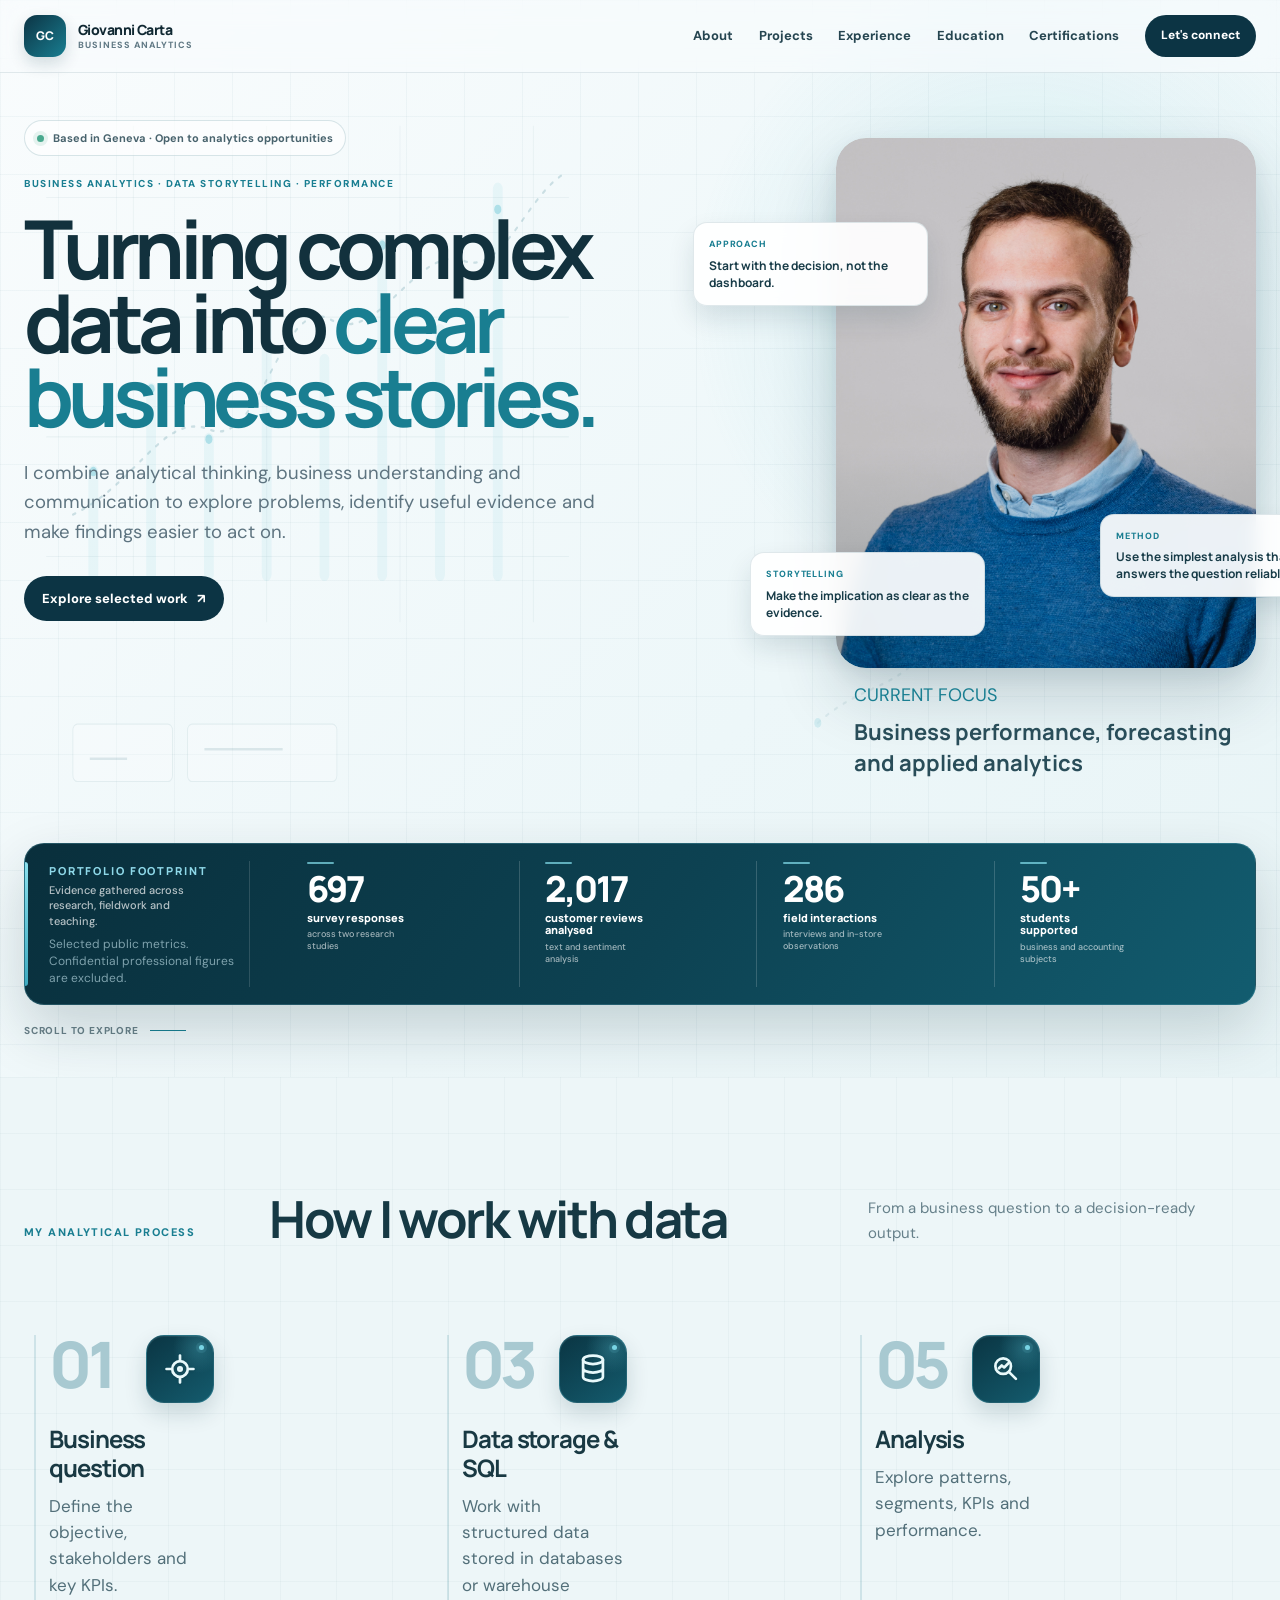
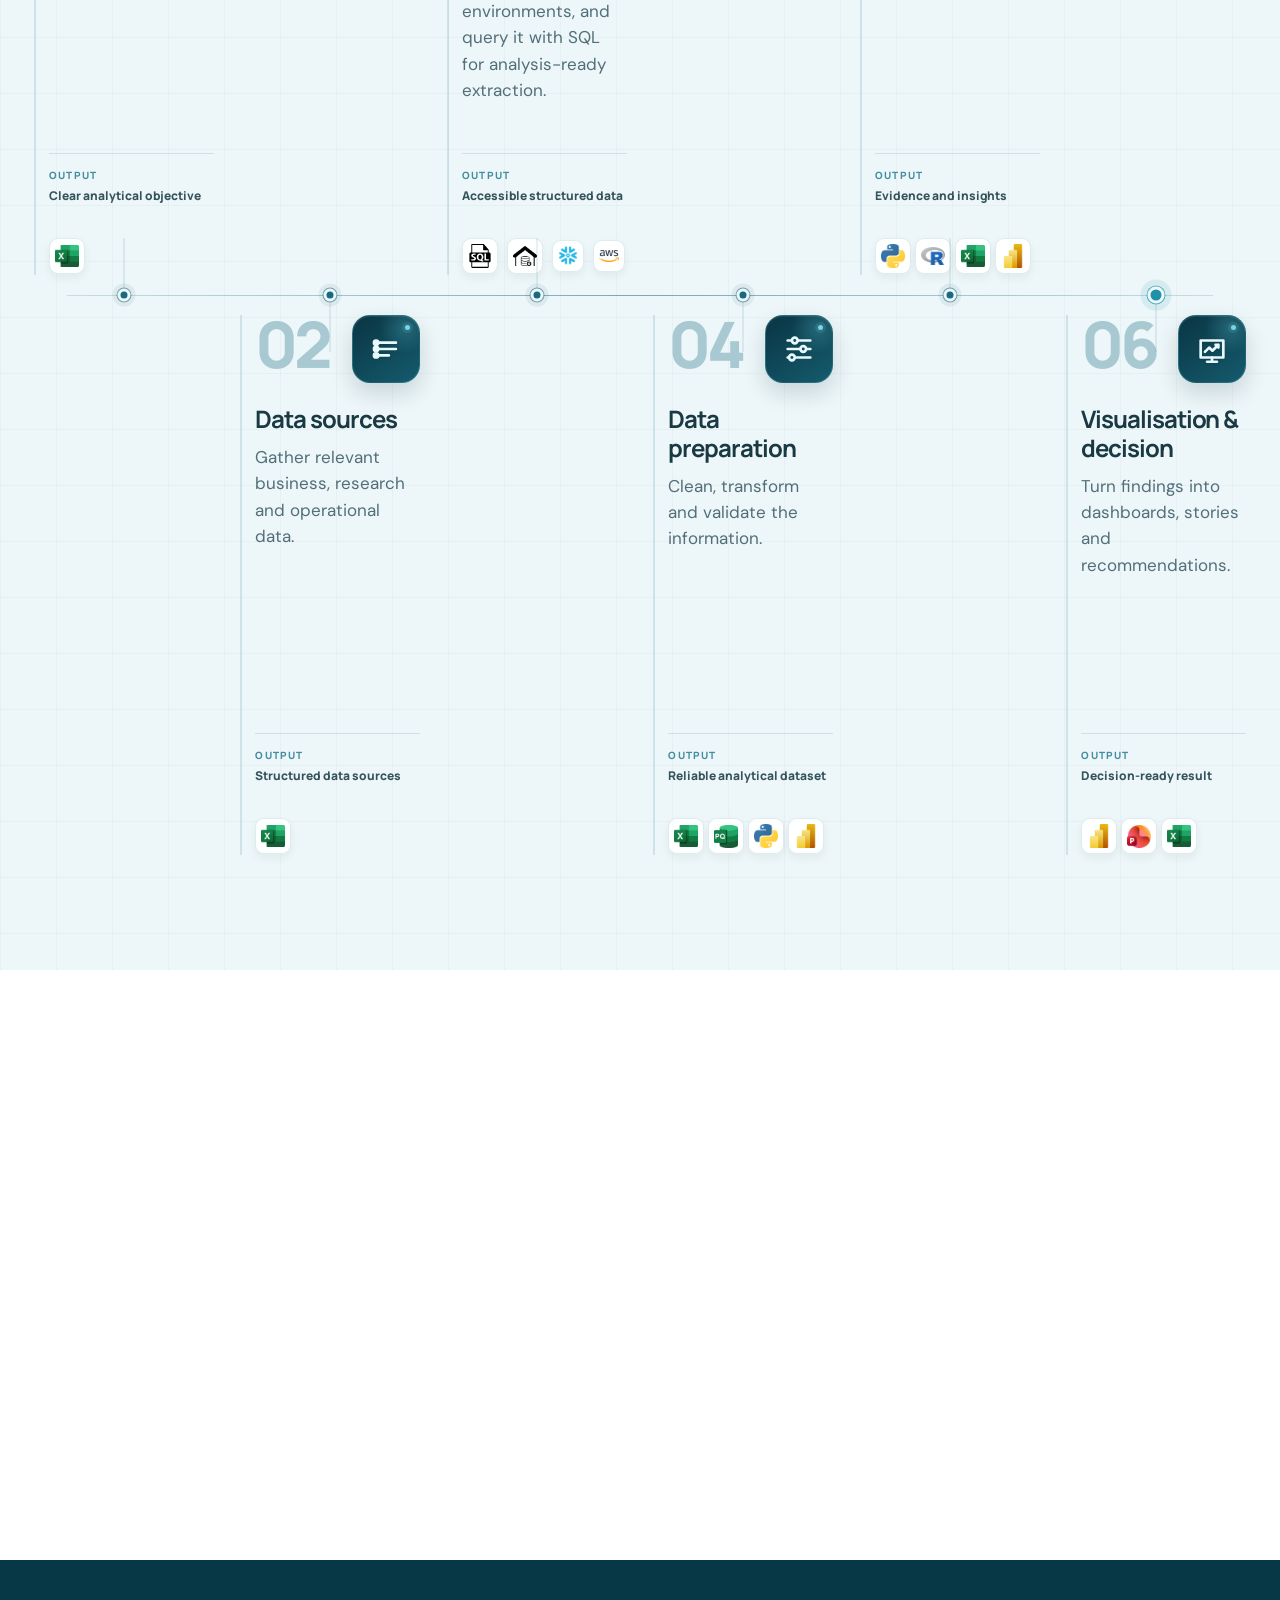
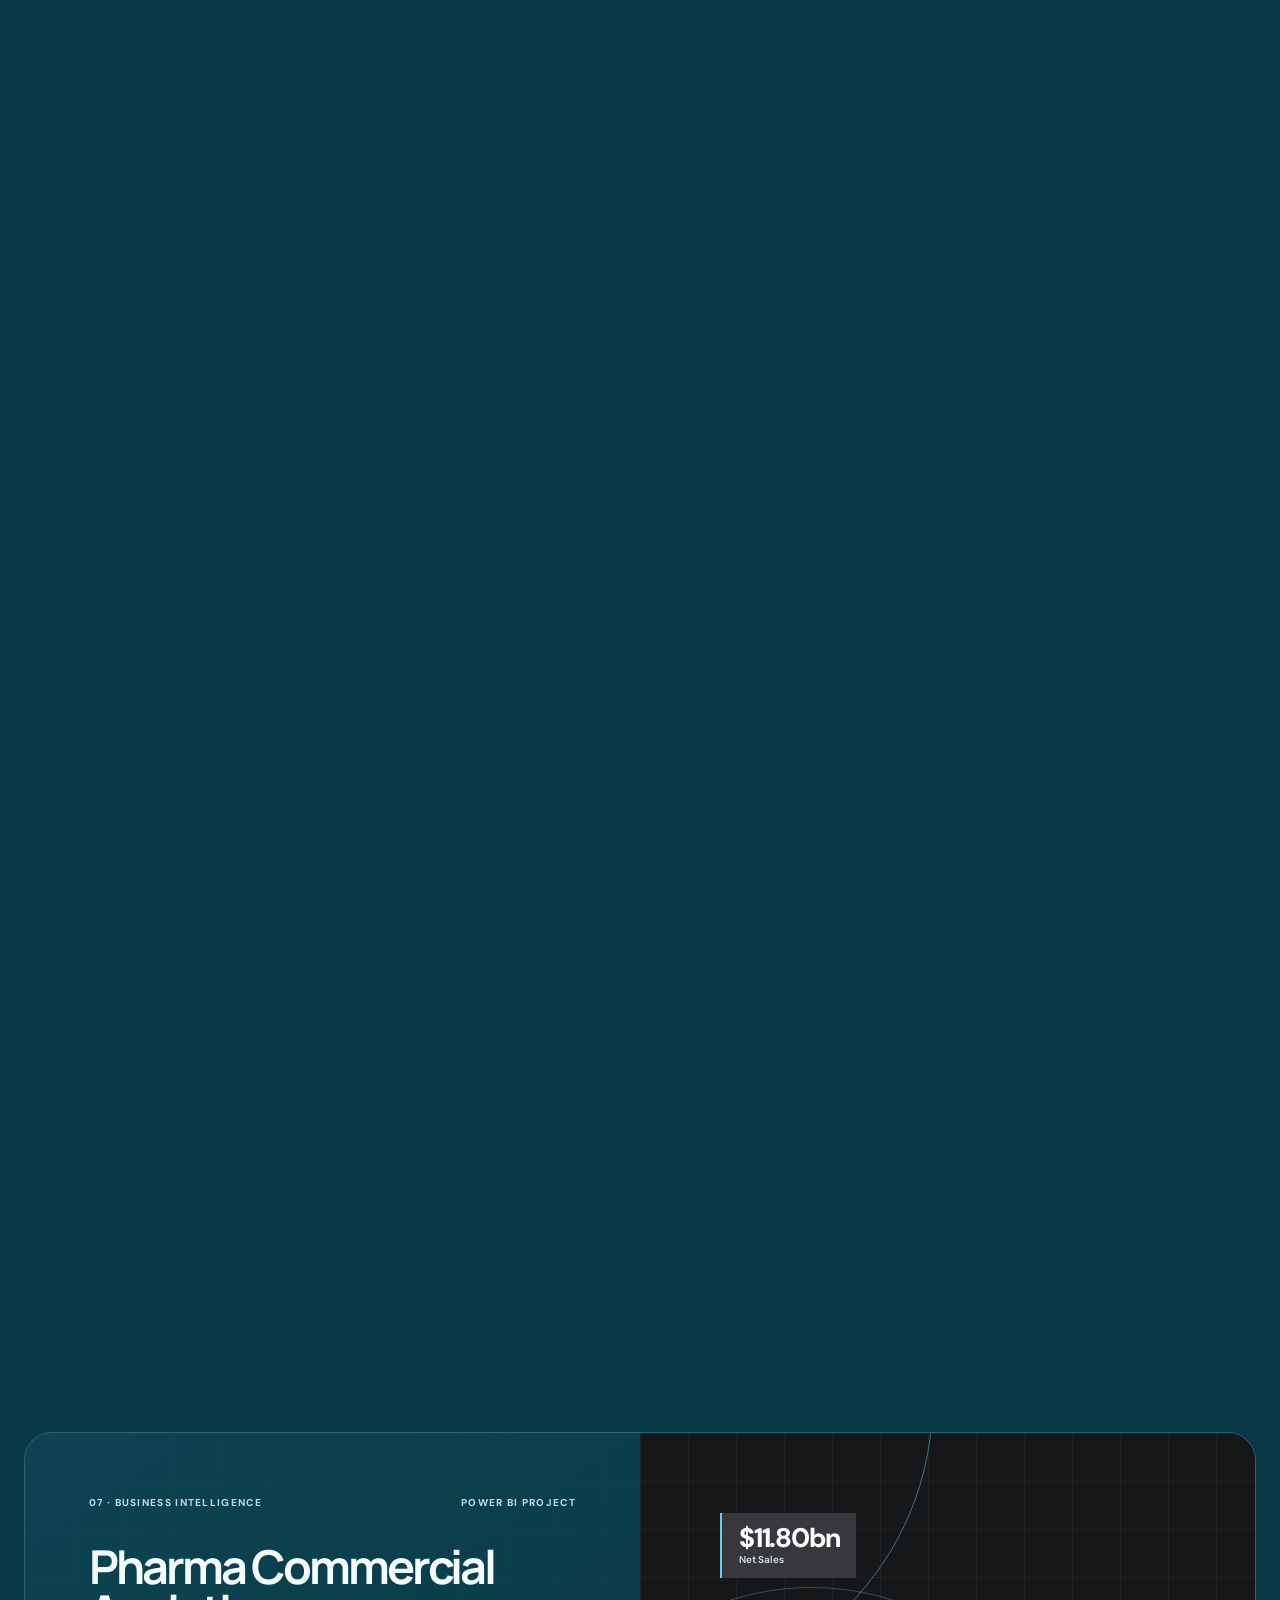
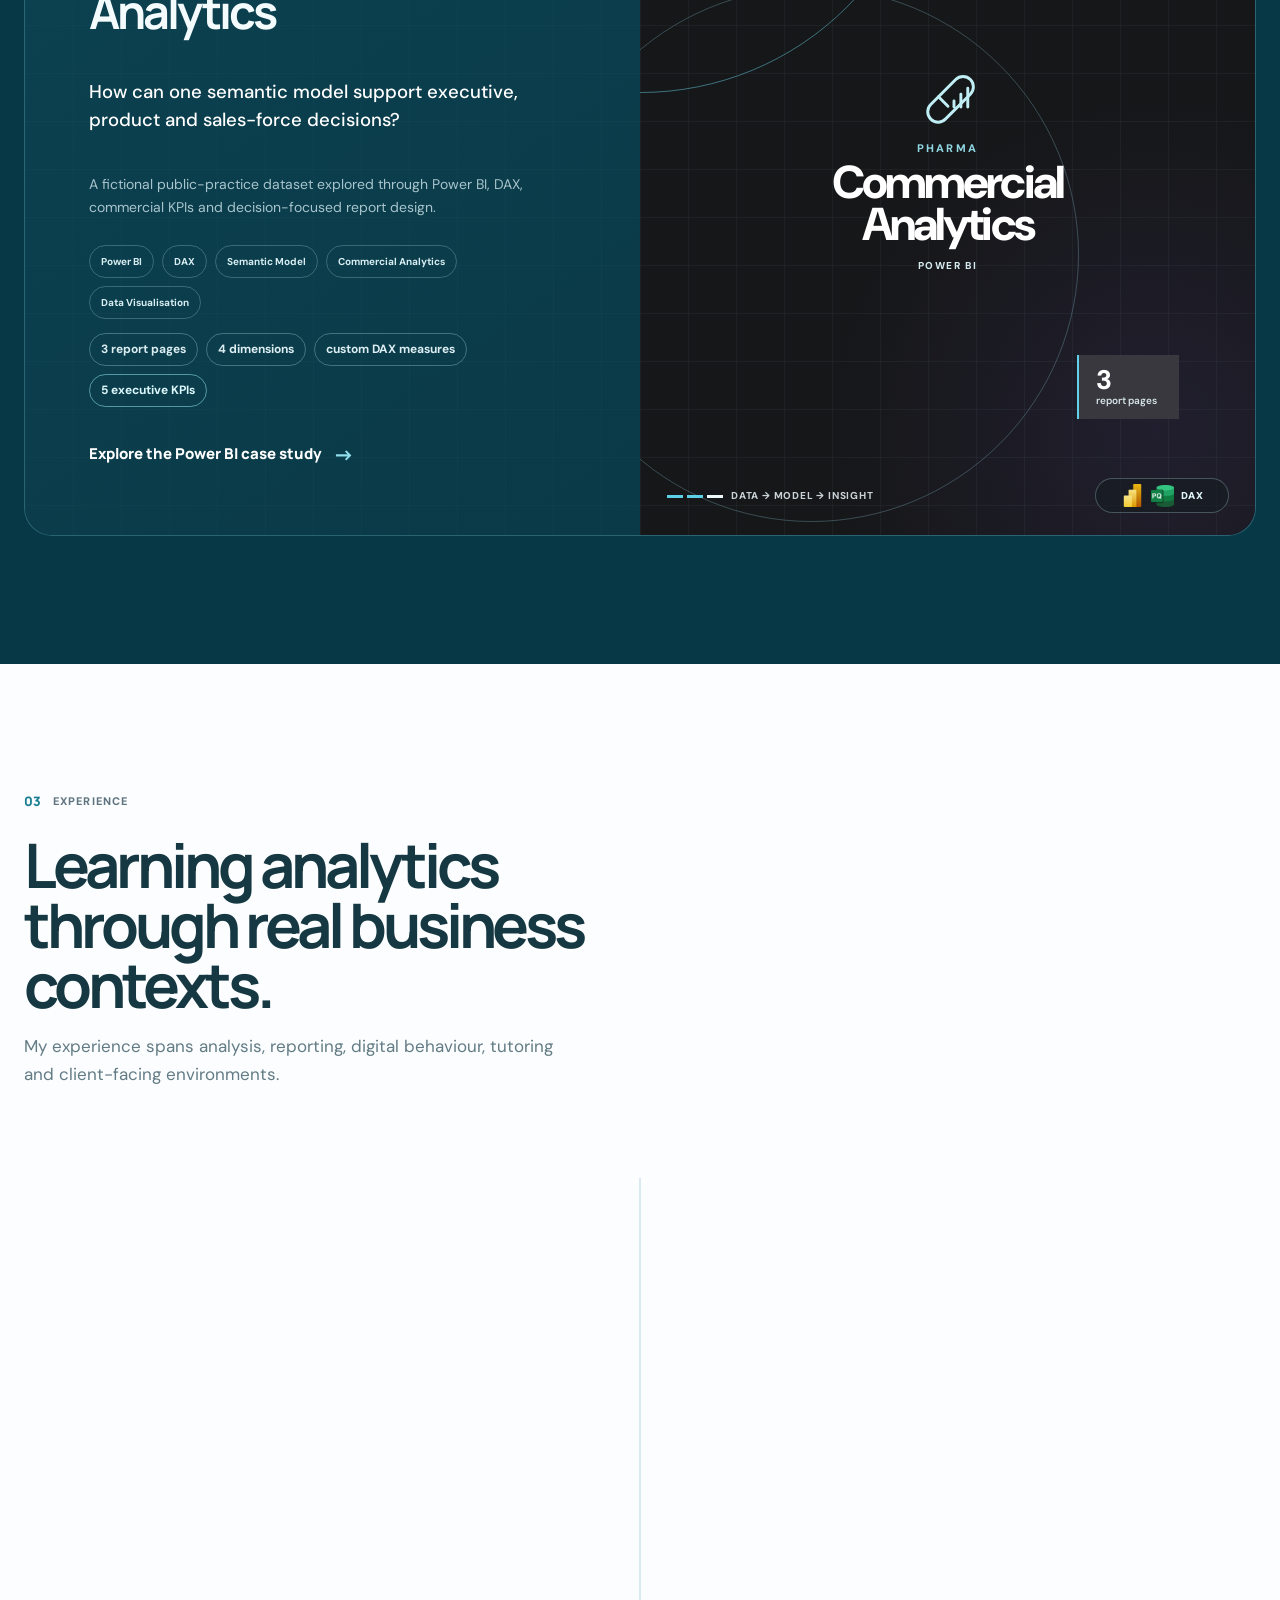
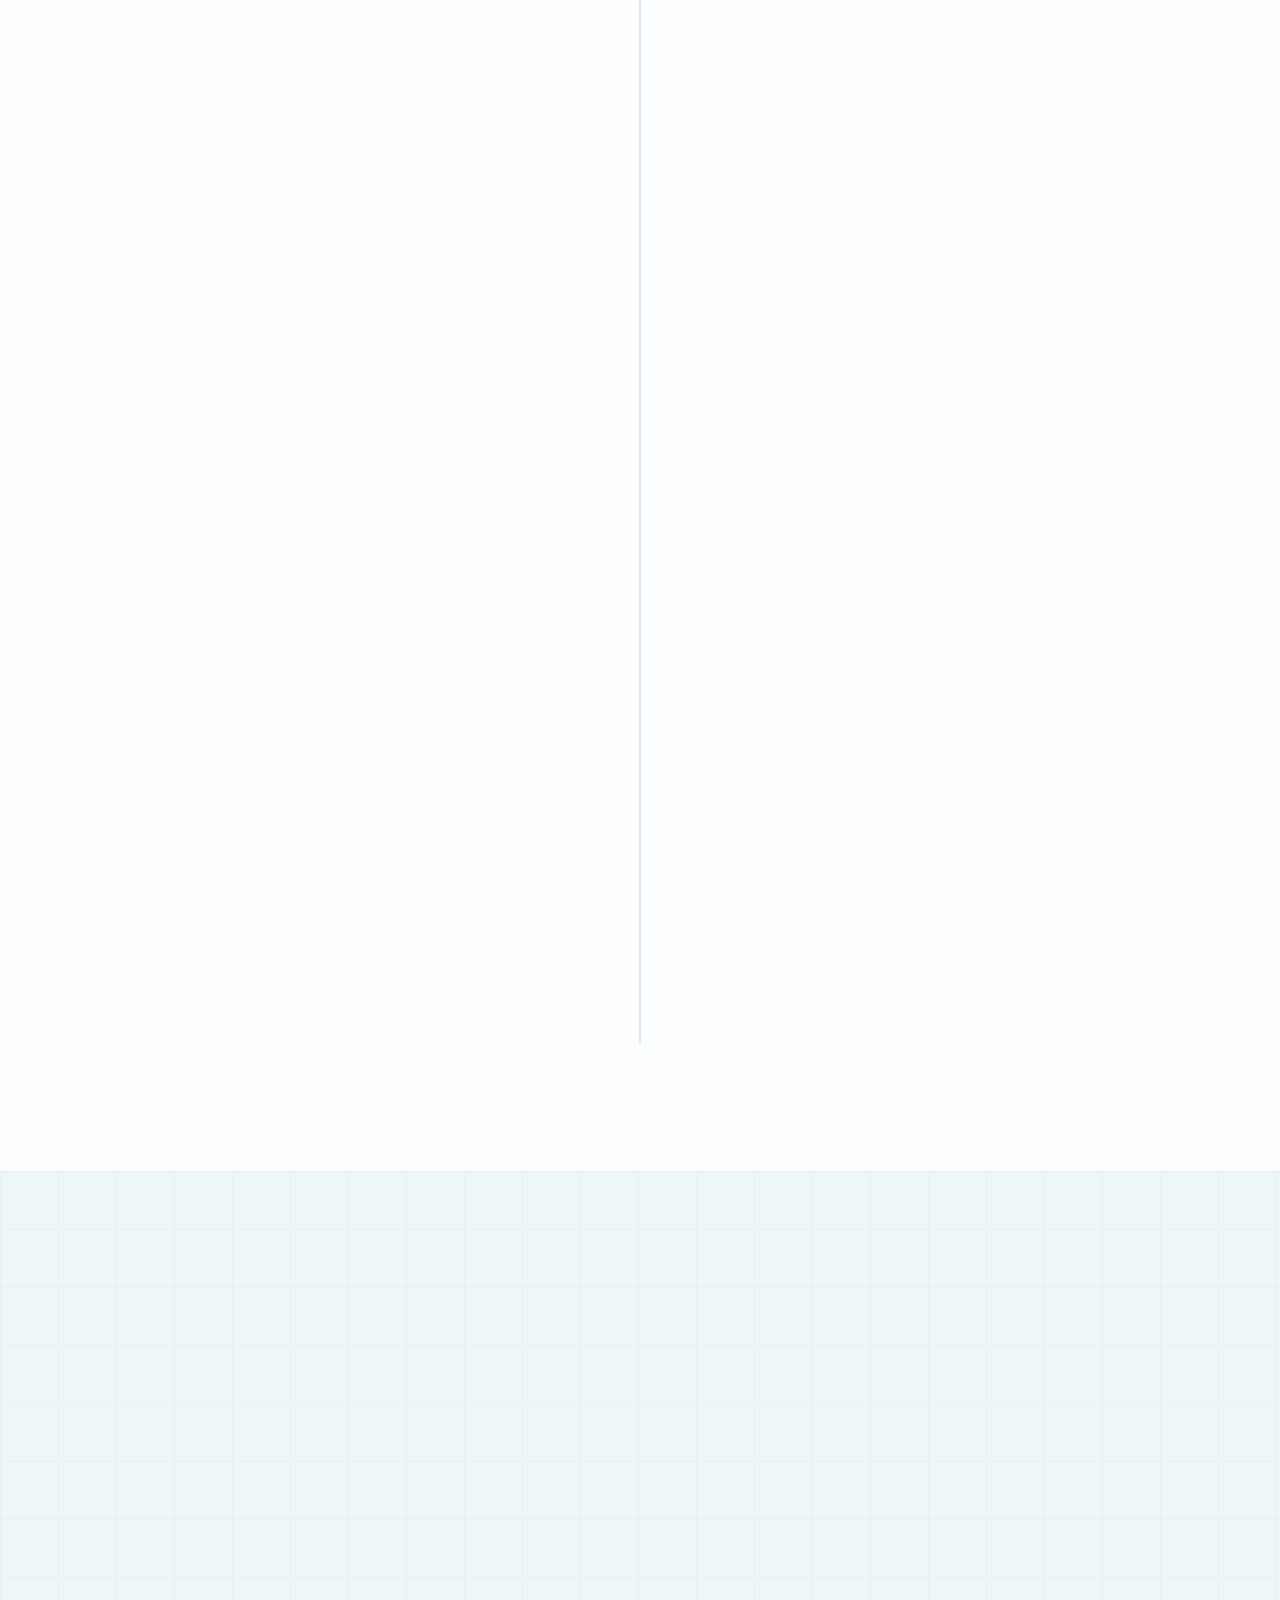
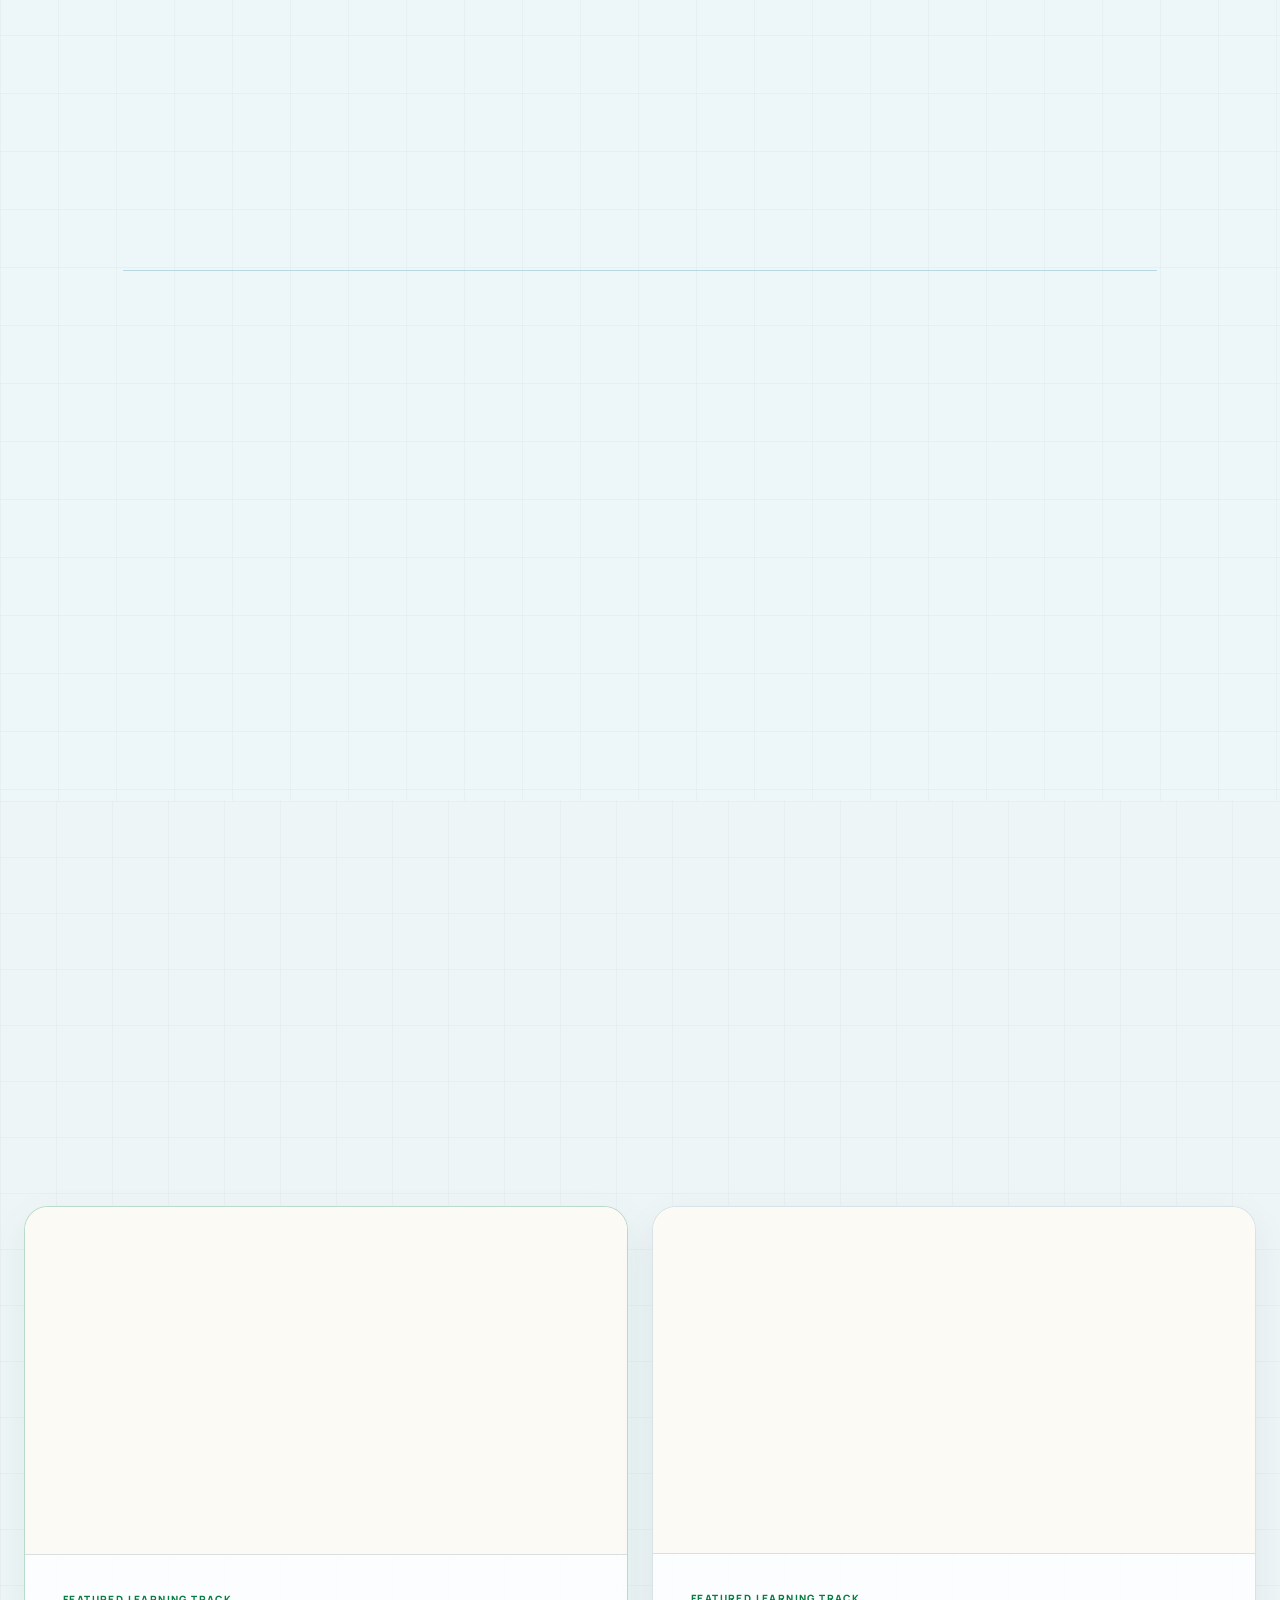
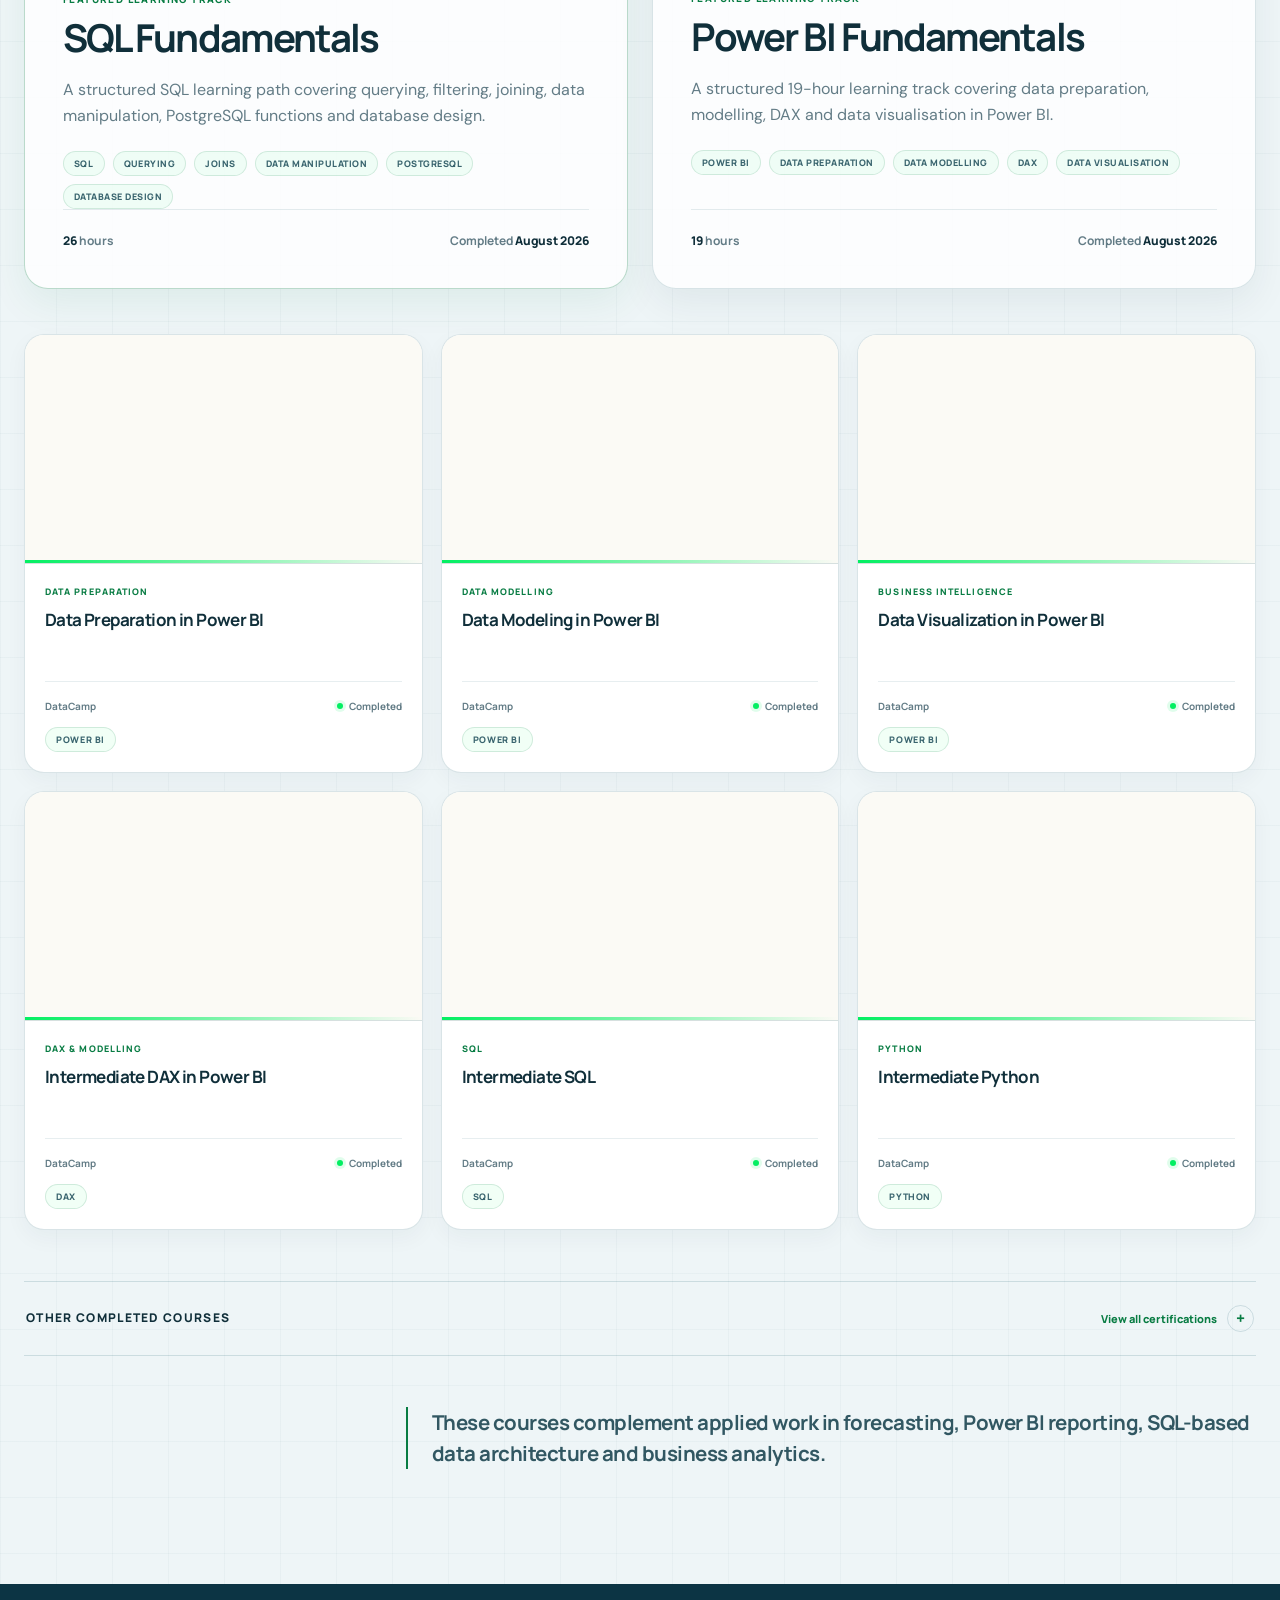
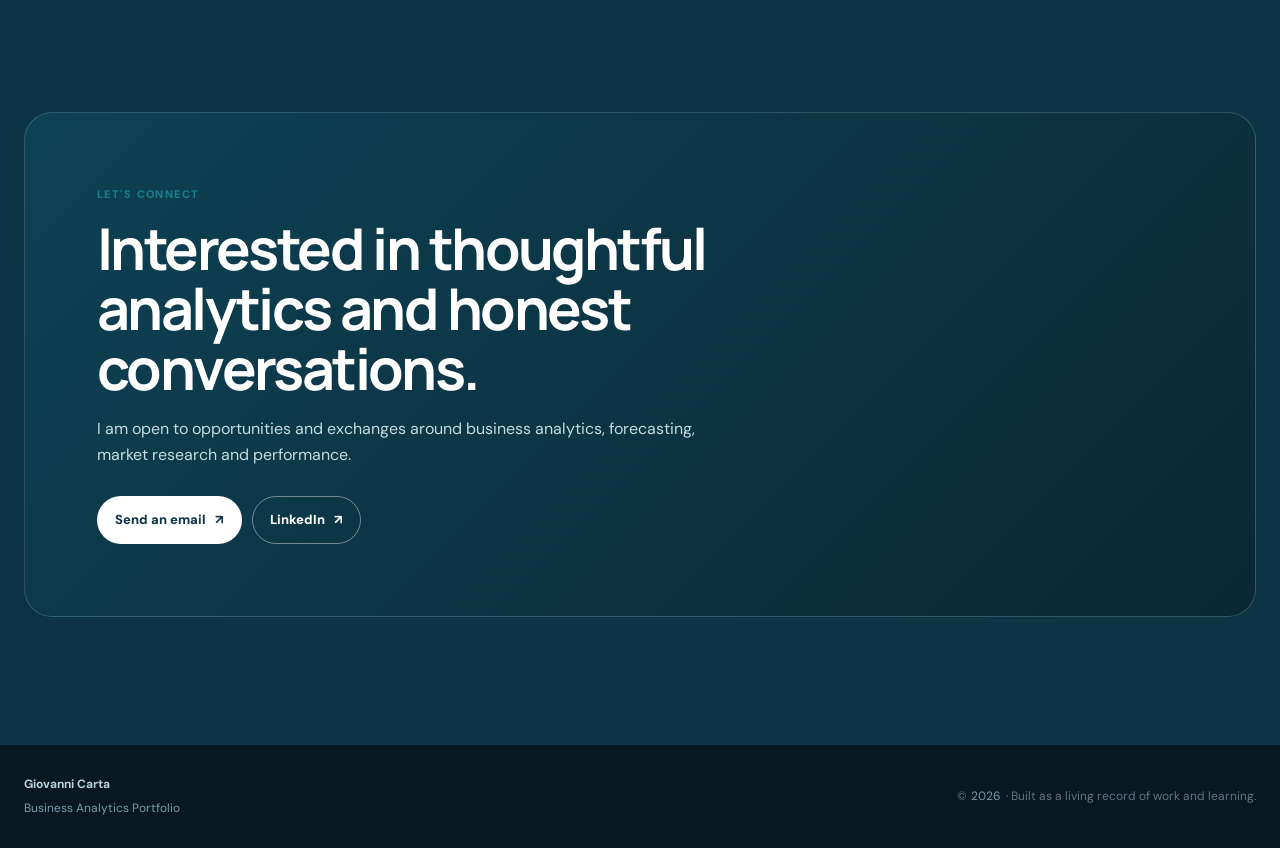
<file: index.html>
<!DOCTYPE html>
<html lang="en">
<head>
  <meta charset="UTF-8" />
  <meta name="viewport" content="width=device-width, initial-scale=1.0" />
  <meta name="description" content="Giovanni Carta — Business Analytics portfolio focused on business performance, forecasting and data storytelling." />
  <meta name="theme-color" content="#f3f7f8" />
  <title>Giovanni Carta | Business Analytics</title>
  <link rel="preconnect" href="https://fonts.googleapis.com">
  <link rel="preconnect" href="https://fonts.gstatic.com" crossorigin>
  <link href="https://fonts.googleapis.com/css2?family=DM+Sans:wght@400;500;600;700&family=Manrope:wght@500;600;700;800&display=swap" rel="stylesheet">
  <link rel="stylesheet" href="assets/css/style.css" />
  <link rel="stylesheet" href="assets/css/pharma-home-card.css" />
  <link rel="stylesheet" href="assets/css/portfolio-footprint.css" />
  <link rel="stylesheet" href="assets/css/process-tools.css" />
  <link rel="stylesheet" href="assets/css/project-affiliation.css" />
  <link rel="stylesheet" href="assets/css/project-tools.css" />
  <link rel="stylesheet" href="assets/css/project-motion.css" />
</head>
<body>
  <a class="skip-link" href="#main-content">Skip to content</a>
  <div class="scroll-progress" aria-hidden="true"><span></span></div>
  <div class="page-glow glow-one" aria-hidden="true"></div>
  <div class="page-glow glow-two" aria-hidden="true"></div>
  <div class="noise" aria-hidden="true"></div>

  <header class="site-header homepage-header">
    <div class="container nav-wrap">
      <a class="brand" href="#top" aria-label="Giovanni Carta homepage">
        <span class="brand-mark">GC</span>
        <span class="brand-copy"><span class="brand-name">Giovanni Carta</span><span class="brand-subtitle">Business Analytics</span></span>
      </a>
      <button class="menu-toggle" type="button" aria-label="Open menu" aria-controls="primary-navigation" aria-expanded="false">
        <span></span><span></span>
      </button>
      <nav class="nav-links" id="primary-navigation" aria-label="Primary navigation">
        <a href="#about">About</a>
        <a href="#projects">Projects</a>
        <a href="#experience">Experience</a>
        <a href="#education">Education</a>
        <a href="#certifications">Certifications</a>
        <a class="nav-cta" href="#contact">Let's connect</a>
      </nav>
    </div>
  </header>

  <main id="main-content">
    <span id="top" class="top-anchor" aria-hidden="true"></span>
    <section class="hero section" aria-labelledby="hero-title">
      <div class="hero-data-canvas" aria-hidden="true"><svg viewBox="0 0 1440 900" preserveAspectRatio="none"><g class="hero-dashboard-grid"><path d="M52 165H640M52 265H640M52 365H640M52 465H640"/><path d="M150 105V520M300 105V520M450 105V520M600 105V520"/></g><g class="hero-bar-chart"><path d="M105 480v-86M170 480v-155M235 480v-113M300 480v-232M365 480v-179M430 480v-275M495 480v-204M560 480v-322"/></g><path class="hero-forecast-path" d="M82 430C155 404 184 343 236 359C294 376 316 244 372 267C426 290 469 203 522 218C566 230 592 164 635 145"/><g class="hero-data-points"><circle cx="105" cy="394" r="4"/><circle cx="170" cy="325" r="4"/><circle cx="235" cy="367" r="4"/><circle cx="300" cy="248" r="4"/><circle cx="430" cy="205" r="4"/><circle cx="560" cy="175" r="4"/></g><g class="hero-kpi-fragments"><rect x="82" y="605" width="112" height="48" rx="5"/><rect x="211" y="605" width="168" height="48" rx="5"/><path d="M101 634h42M230 626h88"/></g><g class="hero-photo-trend"><path d="M920 604C982 563 1015 585 1072 510C1127 438 1172 472 1226 385C1281 296 1336 330 1400 232"/><circle cx="920" cy="604" r="4"/><circle cx="1072" cy="510" r="4"/><circle cx="1226" cy="385" r="4"/><circle cx="1400" cy="232" r="4"/></g></svg></div>
      <div class="container hero-grid">
        <div class="hero-copy-wrap reveal">
          <div class="status-pill"><span></span> Based in Geneva · Open to analytics opportunities</div>
          <p class="eyebrow">Business Analytics · Data Storytelling · Performance</p>
          <h1 id="hero-title">Turning complex data into <span class="gradient-text">clear business stories.</span></h1>
          <p class="hero-copy">
            I combine analytical thinking, business understanding and communication to explore problems, identify useful evidence and make findings easier to act on.
          </p>
          <div class="hero-actions">
            <a class="button primary" href="#projects">Explore selected work <span>↗</span></a>
          </div>
        </div>

        <div class="portrait-stage reveal delay-1">
          <div class="portrait-frame" data-tilt>
            <img src="assets/images/giovanni-profile.jpg" alt="Professional portrait of Giovanni Carta" width="2333" height="3500" fetchpriority="high" decoding="async" onerror="this.src='assets/images/profile-placeholder.svg'" />
            <div class="portrait-shade" aria-hidden="true"></div>
          </div>
          <div class="portrait-focus"><span>Current focus</span><strong>Business performance, forecasting and applied analytics</strong></div>
          <div class="floating-card card-top">
            <div><small>Approach</small><strong>Start with the decision, not the dashboard.</strong></div>
          </div>
          <div class="floating-card card-middle">
            <div><small>Method</small><strong>Use the simplest analysis that answers the question reliably.</strong></div>
          </div>
          <div class="floating-card card-bottom">
            <div><small>Storytelling</small><strong>Make the implication as clear as the evidence.</strong></div>
          </div>
        </div>
      </div>
      <div class="hero-proof">
        <div class="hero-proof-intro"><p>Portfolio footprint</p><span>Evidence gathered across research, fieldwork and teaching.</span><small class="hero-proof-disclosure">Selected public metrics. Confidential professional figures are excluded.</small></div>
        <div class="hero-proof-metrics">
          <div><strong data-count="697">697</strong><span>survey responses</span><small>across two research studies</small></div>
          <div><strong data-count="2017">2,017</strong><span>customer reviews analysed</span><small>text and sentiment analysis</small></div>
          <div><strong data-count="286">286</strong><span>field interactions</span><small>interviews and in-store observations</small></div>
          <div><strong data-count="50">50+</strong><span>students supported</span><small>business and accounting subjects</small></div>
        </div>
      </div>
      <div class="container scroll-cue"><span>Scroll to explore</span><i></i></div>
    </section>

    <section class="process-journey-section" aria-labelledby="process-journey-title" data-process-journey>
      <div class="container">
        <div class="process-journey-heading reveal"><p class="eyebrow">My analytical process</p><h2 id="process-journey-title">How I work with data</h2><p>From a business question to a decision-ready output.</p></div>
        <div class="process-journey">
          <div class="process-journey-line" aria-hidden="true"></div>
          <article class="process-stage process-stage-top">
            <div class="process-stage-content"><div class="process-stage-meta"><span>01</span><span class="process-phase-icon" aria-hidden="true"><svg viewBox="0 0 24 24"><circle cx="12" cy="12" r="5.5"/><path d="M12 2.5v3M12 18.5v3M2.5 12h3M18.5 12h3"/><circle cx="12" cy="12" r="1.2"/></svg></span></div><h3>Business question</h3><p>Define the objective, stakeholders and key KPIs.</p><div class="process-output"><span>Output</span><p>Clear analytical objective</p></div><div class="process-tools"><img src="assets/images/excel_logo.webp" alt="Excel"></div></div><div class="process-connector" aria-hidden="true"></div><div class="process-node" aria-hidden="true"></div>
          </article>
          <article class="process-stage process-stage-bottom">
            <div class="process-stage-content"><div class="process-stage-meta"><span>02</span><span class="process-phase-icon" aria-hidden="true"><svg viewBox="0 0 24 24"><path d="M5 7.5h14M5 12h14M5 16.5h9"/><circle cx="5" cy="7.5" r="1.5"/><circle cx="5" cy="12" r="1.5"/><circle cx="5" cy="16.5" r="1.5"/></svg></span></div><h3>Data sources</h3><p>Gather relevant business, research and operational data.</p><div class="process-output"><span>Output</span><p>Structured data sources</p></div><div class="process-tools"><img src="assets/images/excel_logo.webp" alt="Excel"></div></div><div class="process-connector" aria-hidden="true"></div><div class="process-node" aria-hidden="true"></div>
          </article>
          <article class="process-stage process-stage-top process-stage-storage">
            <div class="process-stage-content"><div class="process-stage-meta"><span>03</span><span class="process-phase-icon" aria-hidden="true"><svg viewBox="0 0 24 24"><ellipse cx="12" cy="5.5" rx="7" ry="3"/><path d="M5 5.5v6c0 1.66 3.13 3 7 3s7-1.34 7-3v-6M5 11.5v6c0 1.66 3.13 3 7 3s7-1.34 7-3v-6"/></svg></span></div><h3>Data storage &amp; SQL</h3><p>Work with structured data stored in databases or warehouse environments, and query it with SQL for analysis-ready extraction.</p><div class="process-output"><span>Output</span><p>Accessible structured data</p></div><div class="process-tools"><img class="tool-sql" src="assets/images/sql.svg" alt="SQL"><img class="tool-warehouse" src="assets/images/Data-warehouse.png" alt="Data warehouse"><img class="tool-snowflake" src="assets/images/Snowflake-icon.png" alt="Snowflake"><img class="tool-aws" src="assets/images/aws-logo.webp" alt="AWS"></div></div><div class="process-connector" aria-hidden="true"></div><div class="process-node" aria-hidden="true"></div>
          </article>
          <article class="process-stage process-stage-bottom">
            <div class="process-stage-content"><div class="process-stage-meta"><span>04</span><span class="process-phase-icon" aria-hidden="true"><svg viewBox="0 0 24 24"><path d="M4 5h16M7 5l2.5 7v5l3 2v-7L15 5"/><path d="M8 19h8"/></svg></span></div><h3>Data preparation</h3><p>Clean, transform and validate the information.</p><div class="process-output"><span>Output</span><p>Reliable analytical dataset</p></div><div class="process-tools"><img src="assets/images/excel_logo.webp" alt="Excel"><img src="assets/images/power-query-logo.webp" alt="Power Query"><img src="assets/images/Python.webp" alt="Python"><img class="tool-powerbi" src="assets/images/powerbi.webp" alt="Power BI"></div></div><div class="process-connector" aria-hidden="true"></div><div class="process-node" aria-hidden="true"></div>
          </article>
          <article class="process-stage process-stage-top">
            <div class="process-stage-content"><div class="process-stage-meta"><span>05</span><span class="process-phase-icon" aria-hidden="true"><svg viewBox="0 0 24 24"><circle cx="10" cy="10" r="5.5"/><path d="m14 14 5 5M7 11.5l2-2 1.7 1.4 3-3"/></svg></span></div><h3>Analysis</h3><p>Explore patterns, segments, KPIs and performance.</p><div class="process-output"><span>Output</span><p>Evidence and insights</p></div><div class="process-tools"><img src="assets/images/Python.webp" alt="Python"><img src="assets/images/R_logo.svg.webp" alt="R"><img src="assets/images/excel_logo.webp" alt="Excel"><img class="tool-powerbi" src="assets/images/powerbi.webp" alt="Power BI"></div></div><div class="process-connector" aria-hidden="true"></div><div class="process-node" aria-hidden="true"></div>
          </article>
          <article class="process-stage process-stage-bottom process-stage-final">
            <div class="process-stage-content"><div class="process-stage-meta"><span>06</span><span class="process-phase-icon" aria-hidden="true"><svg viewBox="0 0 24 24"><path d="M4 18V6h16v12H4Z"/><path d="m7 14 3-3 2.3 2.2L16.5 9M14.5 9h2v2"/><path d="M12 18v3M8.5 21h7"/></svg></span></div><h3>Visualisation &amp; decision</h3><p>Turn findings into dashboards, stories and recommendations.</p><div class="process-output"><span>Output</span><p>Decision-ready result</p></div><div class="process-tools"><img class="tool-powerbi tool-powerbi-primary" src="assets/images/powerbi.webp" alt="Power BI"><img src="assets/images/power point logo.webp" alt="PowerPoint"><img src="assets/images/excel_logo.webp" alt="Excel"></div></div><div class="process-connector" aria-hidden="true"></div><div class="process-node" aria-hidden="true"></div>
          </article>
        </div>
      </div>
    </section>

    <section id="about" class="section about-section">
      <div class="container about-grid">
        <div class="section-index reveal"><span>01</span><p>About</p></div>
        <div class="about-title reveal">
          <p class="eyebrow">A business mind with an analytical toolkit</p>
          <h2>I do not use data to make things sound impressive. I use it to make things <span>understandable.</span></h2>
        </div>
        <div class="about-copy reveal delay-1">
          <p>I moved to Switzerland to grow in an international environment and build a career at the intersection of analytics and business decision-making.</p>
          <p>My background combines Business Administration, Market Research and an MSc in Business Analytics at the University of Geneva. I am especially interested in work where the right question matters as much as the technical method.</p>
          <a class="text-link" href="#experience">See my journey <span>→</span></a>
        </div>
      </div>
    </section>

    <section id="projects" class="section projects-section">
      <div class="container">
        <div class="section-index light reveal"><span>02</span><p>Selected projects</p></div>
        <div class="projects-intro reveal">
          <h2>Work presented as a story of questions, choices and evidence.</h2>
          <p>Not just what I built, but why I built it that way and what the analysis can—and cannot—tell us.</p>
        </div>

        <article class="featured-project reveal" data-tilt>
          <div class="project-visual forecast-visual">
            <div class="chart-grid"></div>
            <svg viewBox="0 0 600 300" aria-hidden="true"><path class="chart-line line-one" d="M0,230 C80,220 90,120 170,145 C240,167 252,80 340,107 C420,130 465,48 600,62"/><path class="chart-line line-two" d="M0,260 C90,230 120,185 190,210 C270,242 300,125 370,145 C440,166 500,100 600,112"/></svg>
            <div class="visual-badge">Multi-horizon · Boosting</div>
            <div class="visual-stat"><span>Forecast horizons</span><strong>12h · 24h · 48h</strong></div><div class="project-tool-icons" aria-label="Tools used"><img src="assets/images/Python.webp" alt="Python" title="Python"></div>
          </div>
          <div class="project-content">
            <div class="project-meta"><span>01 · Machine Learning</span><div class="project-affiliation"><span class="project-affiliation__label">2025</span><div class="project-affiliation__logo"><img src="assets/images/Unige_logo.webp" alt="University of Geneva"></div></div></div>
            <h3>Multi-horizon Weather Forecasting</h3>
            <p class="project-lead">How does model complexity affect temperature prediction as the forecast horizon increases?</p>
            <p>A supervised learning comparison using Swiss weather data, motivated feature engineering and held-out evaluation across three horizons.</p>
            <div class="tags"><span>Machine Learning</span><span>Forecasting</span><span>Feature Engineering</span><span>Model Comparison</span></div>
            <div class="forecast-card-metrics"><span>10 weather stations</span><span>92 input features</span><span>3 forecast horizons</span><strong>1.51°C best 12h MAE</strong></div>
            <a class="project-link" href="projects/forecasting.html">Explore the forecasting case study <span>→</span></a>
          </div>
        </article>

        <article class="featured-project ace-project reverse reveal" data-tilt>
          <div class="project-visual ace-project-visual">
            <div class="ace-project-arc arc-one"></div><div class="ace-project-arc arc-two"></div>
            <div class="ace-project-mark"><img src="assets/images/ace-logo.png" alt="Ace Spray logo"></div>
            <div class="ace-project-stat stat-top"><strong>503</strong><span>respondents</span></div>
            <div class="ace-project-stat stat-bottom"><strong>2,017</strong><span>reviews</span></div>
            <div class="ace-project-signal"><i></i><i></i><i></i><span>Evidence → strategy</span></div><div class="project-tool-icons" aria-label="Tools used"><img src="assets/images/Python.webp" alt="Python" title="Python"><img src="assets/images/excel_logo.webp" alt="Excel" title="Excel"></div>
          </div>
          <div class="project-content">
            <div class="ace-project-context"><span>Challenge presented by Fater</span><img class="ace-fater-logo" src="assets/images/fater-logo.webp" alt="Fater logo"></div>
            <div class="project-meta"><span>02 · Consumer Research</span><div class="project-affiliation"><span class="project-affiliation__label">2024</span><div class="project-affiliation__logo project-affiliation__logo--pisa"><img src="assets/images/Univeristà_di_pisa_logo.webp" alt="University of Pisa"></div></div></div>
            <h3>Ace Consumer Research</h3>
            <p class="project-lead">How can consumer evidence help a strong product become easier to notice, understand and choose?</p>
            <p>A mixed-method university project combining research, behavioural observation, analytics and a data-informed campaign and packaging concept.</p>
            <p class="ace-project-context-line">Developed in response to a business challenge presented by Fater for Ace Spray.</p>
            <div class="tags"><span>503 respondents</span><span>2,017 reviews</span><span>Mixed-method research</span><span>Campaign and packaging concept</span></div>
            <a class="project-link" href="projects/ace-consumer-research.html">Explore the case study <span>→</span></a>
          </div>
        </article>

        <article class="featured-project thesis-project reveal" data-tilt>
          <div class="project-visual thesis-visual">
            <div class="thesis-orbit thesis-orbit-one"></div><div class="thesis-orbit thesis-orbit-two"></div>
            <div class="thesis-core"><span>AI</span><small>Customer<br>Experience</small></div>
            <div class="thesis-data thesis-data-one"><strong>194</strong><span>respondents</span></div>
            <div class="thesis-data thesis-data-two"><strong>3</strong><span>expert interviews</span></div>
            <div class="thesis-caption">Qualitative + quantitative research</div><div class="project-tool-icons" aria-label="Tools used"><img src="assets/images/excel_logo.webp" alt="Excel" title="Excel"></div>
          </div>
          <div class="project-content">
            <div class="project-meta"><span>03 · Master's Thesis</span><div class="project-affiliation"><span class="project-affiliation__label">2024</span><div class="project-affiliation__logo project-affiliation__logo--pisa"><img src="assets/images/Univeristà_di_pisa_logo.webp" alt="University of Pisa"></div></div></div>
            <h3>AI &amp; Customer Experience</h3>
            <p class="project-lead">How do consumers and marketing professionals perceive AI-powered customer interactions?</p>
            <p>A mixed-method study exploring adoption, satisfaction, trust and the role of human oversight across the customer journey.</p>
            <div class="tags"><span>194 respondents</span><span>3 expert interviews</span><span>Qualitative + quantitative research</span></div>
            <a class="project-link" href="projects/ai-customer-experience.html">Explore the case study <span>→</span></a>
          </div>
        </article>

        <article class="featured-project cromo-project reverse reveal" data-tilt>
          <div class="project-visual cromo-project-visual">
            <div class="cromo-project-grid"></div>
            <img class="cromo-project-logo" src="assets/images/big-mystery-shopper/cromology-wordmark.png" alt="Cromology logo">
            <div class="cromo-project-stat stat-stores"><strong>6</strong><span>stores</span></div>
            <div class="cromo-project-stat stat-criteria"><strong>73</strong><span>criteria</span></div>
            <div class="cromo-project-route"><i></i><i></i><i></i><span>Field evidence → action</span></div><div class="project-tool-icons" aria-label="Tools used"><img src="assets/images/excel_logo.webp" alt="Excel" title="Excel"></div>
          </div>
          <div class="project-content">
            <div class="project-meta"><span>04 · Retail Experience</span><div class="project-affiliation"><span class="project-affiliation__label">University project</span><div class="project-affiliation__logo project-affiliation__logo--pisa"><img src="assets/images/Univeristà_di_pisa_logo.webp" alt="University of Pisa"></div></div></div>
            <h3>Retail Experience Audit</h3>
            <p class="project-lead">How can structured mystery shopping reveal differences in store quality, staff competence and customer support?</p>
            <p>A field research project using scenarios, scorecards and verification visits to compare the retail experience of Cromology products.</p>
            <div class="tags"><span>6 stores</span><span>73 criteria</span><span>Mystery shopping</span><span>Verification visits</span></div>
            <a class="project-link" href="projects/cromology-mystery-shopping.html">Explore the case study <span>→</span></a>
          </div>
        </article>

                <article class="featured-project conjoint-project project-card--xiaomi reverse reveal" data-tilt>
          <div class="project-visual project-visual--xiaomi">
            <div class="project-visual__arcs" aria-hidden="true"></div>
            <div class="project-metric project-metric--top"><strong>4</strong><span>price scenarios</span></div>
            <div class="brand-comparison-row" aria-label="Brands represented in the simulated market">
              <div class="brand-slot brand-slot--xiaomi"><img src="assets/images/xiaomi-logo.png" alt="Xiaomi logo"></div>
              <div class="brand-slot brand-slot--samsung"><img src="assets/images/samsung-logo-svg.png" alt="Samsung logo"></div>
              <div class="brand-slot brand-slot--apple"><img src="assets/images/Apple_logo-svg.svg" alt="Apple logo"></div>
            </div>
            <div class="xiaomi-analysis-label"><svg viewBox="0 0 48 32" aria-hidden="true"><path d="M3 26h42M7 21l8-8 8 4 13-13"/><path d="M34 4h3v3"/></svg><b>Utilities</b><span>Simulated choice → Revenue → Profit</span></div>
            <div class="project-metric project-metric--bottom"><strong>9</strong><span>configurations</span></div>
            <div class="project-visual__footer"><span class="footer-strokes" aria-hidden="true"><i></i><i></i><i></i></span><span>Choice → demand → profit</span></div>
            <div class="project-tool-badge tool-badge--tableau" aria-label="Tableau"><svg viewBox="0 0 22 22" aria-hidden="true"><path d="M11 1v8M7 5h8M11 13v8M7 17h8M1 11h8M5 7v8M13 11h8M17 7v8" fill="none" stroke="currentColor" stroke-width="1.5"/><path d="M11 7v8M7 11h8" fill="none" stroke="currentColor" stroke-width="1.2"/></svg><span>tableau</span></div>
          </div>
          <div class="project-content"><div class="project-meta"><span>05 · Decision Analytics</span><div class="project-affiliation"><span class="project-affiliation__label">University project</span><div class="project-affiliation__logo"><img src="assets/images/Unige_logo.webp" alt="University of Geneva"></div></div></div><h3>Xiaomi Product &amp; Pricing Simulation</h3><p class="project-lead">How can consumer utilities be translated into product, pricing and launch decisions?</p><p>A conjoint-based simulation comparing product configurations, preference shares, expected revenue and scenario-based profit.</p><div class="tags"><span>Conjoint Analysis</span><span>Market Simulation</span><span>Pricing</span><span>Product Strategy</span><span>Profit Optimisation</span></div><div class="conjoint-card-metrics"><span>3 competing brands</span><span>4 product attributes</span><span>4 price scenarios</span><span>9 configurations</span></div><a class="project-link" href="projects/xiaomi-conjoint-analysis.html">Explore the market simulation <span>→</span></a></div>
        </article>

        <article class="featured-project architecture-project project-card--hotel reveal" data-tilt>
          <div class="project-visual project-visual--hotel">
            <div class="project-visual__arcs" aria-hidden="true"></div>
            <div class="project-metric project-metric--top"><strong>20K</strong><span>synthetic bookings</span></div>
            <div class="hotel-brand-mark"><img src="assets/images/melio-logo.webp" alt="Meliá"></div>
            <div class="project-metric project-metric--bottom"><strong>74</strong><span>quality checks</span></div>
            <div class="project-visual__footer"><span class="footer-strokes" aria-hidden="true"><i></i><i></i><i></i></span><span>Operations → reliable data</span></div>
            <div class="project-tool-badge tool-badge--hotel" aria-label="SQL and Python"><img src="assets/images/sql.svg" alt="SQL"><img src="assets/images/Python.webp" alt="Python"></div>
          </div>
          <div class="project-content"><div class="project-meta"><span>06 · Data Architecture</span><div class="project-affiliation"><span class="project-affiliation__label">University prototype</span><div class="project-affiliation__logo"><img src="assets/images/Unige_logo.webp" alt="University of Geneva"></div></div></div><h3>Hotel Booking Data Architecture</h3><p class="project-lead">How can an operational booking process be translated into a reliable database and an analytics-ready data model?</p><p>A university prototype combining relational design, SQL, trigger automation, quality validation and KPI-ready transformations.</p><div class="tags"><span>SQL</span><span>Data Architecture</span><span>Database Design</span><span>Data Quality</span><span>Business Analytics</span></div><div class="architecture-card-metrics"><span>10 relational tables</span><span>20K bookings</span><span>1.09M room-night records</span><strong>74 quality checks</strong></div><a class="project-link" href="projects/melia-data-architecture.html">Explore the data architecture <span>→</span></a></div>
        </article>

        <article class="featured-project pharma-project project-card--pharma reverse reveal">
          <div class="project-visual project-visual--pharma">
            <div class="project-visual__arcs" aria-hidden="true"></div>
            <div class="project-metric project-metric--top"><strong>$11.80bn</strong><span>Net Sales</span></div>
            <div class="pharma-editorial-mark" aria-label="Pharma commercial analytics with Power BI"><svg viewBox="0 0 72 72" fill="none" aria-hidden="true"><path d="M16 45 45 16a12 12 0 0 1 17 17L33 62a12 12 0 1 1-17-17Z" stroke="currentColor" stroke-width="3.4"/><path d="m25 36 11 11M43 48v-7m8 7V33m8 15V26" stroke="currentColor" stroke-width="3.4" stroke-linecap="round"/></svg><span>Pharma</span><strong>Commercial<br>Analytics</strong><em>Power BI</em></div>
            <div class="project-metric project-metric--bottom"><strong>3</strong><span>report pages</span></div>
            <div class="project-visual__footer"><span class="footer-strokes" aria-hidden="true"><i></i><i></i><i></i></span><span>Data → model → insight</span></div>
            <div class="project-tool-badge tool-badge--pharma" aria-label="Power BI, Power Query and DAX"><img src="assets/images/powerbi.webp" alt="Power BI"><img src="assets/images/power-query-logo.webp" alt="Power Query"><span>DAX</span></div>
          </div>
          <div class="project-content"><div class="project-meta"><span>07 · Business Intelligence</span><span>Power BI project</span></div><h3>Pharma Commercial Analytics</h3><p class="project-lead">How can one semantic model support executive, product and sales-force decisions?</p><p>A fictional public-practice dataset explored through Power BI, DAX, commercial KPIs and decision-focused report design.</p><div class="tags"><span>Power BI</span><span>DAX</span><span>Semantic Model</span><span>Commercial Analytics</span><span>Data Visualisation</span></div><div class="pharma-card-metrics"><span>3 report pages</span><span>4 dimensions</span><span>custom DAX measures</span><strong>5 executive KPIs</strong></div><a class="project-link" href="projects/pharma-power-bi-dashboard.html">Explore the Power BI case study <span>→</span></a></div>
        </article>

      </div>
    </section>

    <section id="experience" class="section experience-section">
      <div class="container experience-container">
        <div class="experience-heading reveal">
          <div class="section-index"><span>03</span><p>Experience</p></div>
          <h2>Learning analytics through real business contexts.</h2>
          <p>My experience spans analysis, reporting, digital behaviour, tutoring and client-facing environments.</p>
        </div>
        <div class="timeline" role="list" aria-label="Professional experience">
          <article class="timeline-item reveal" role="listitem">
            <div class="timeline-node"><span class="timeline-node-year">2026</span></div>
            <div class="timeline-card"><div class="timeline-logo"><img src="assets/images/Volta_logo.jpeg" alt="Volta Circle logo"></div><p class="timeline-label">Volta Circle</p><h3>Business Analyst Intern</h3><p>Supported recurring analysis, market research and internal reporting. Created Power BI dashboards, Excel trackers and presentation materials.</p><div class="tags"><span>Power BI</span><span>Excel</span><span>Reporting</span></div></div>
          </article>
          <article class="timeline-item reveal delay-1" role="listitem">
            <div class="timeline-node"><span class="timeline-node-year">2025</span></div>
            <div class="timeline-card"><div class="timeline-logo"><img src="assets/images/Style_logo.jpeg" alt="Style 'n Travel logo"></div><p class="timeline-label">Style 'n Travel</p><h3>Data & Marketing Analytics Intern</h3><p>Analysed web traffic and user behaviour data to support performance tracking and commercial analysis.</p><div class="tags"><span>Web analytics</span><span>Marketing data</span></div></div>
          </article>
          <article class="timeline-item reveal delay-2" role="listitem">
            <div class="timeline-node"><span class="timeline-node-year">2022—Now</span></div>
            <div class="timeline-card"><div class="timeline-logo"><img src="assets/images/Super_prof_logo.png" alt="Superprof logo"></div><p class="timeline-label">Superprof</p><h3>Business Studies & Accounting Tutor</h3><p>Supported more than 50 students, developing a practical ability to explain technical and business concepts clearly.</p><div class="tags"><span>Communication</span><span>Teaching</span></div></div>
          </article>
          <article class="timeline-item reveal delay-3" role="listitem">
            <div class="timeline-node"><span class="timeline-node-year">2018—2025</span></div>
            <div class="timeline-card"><div class="timeline-logo"><img src="assets/images/Galeteo_logo.png" alt="Galateo Ricevimenti logo"></div><p class="timeline-label">Galateo Ricevimenti</p><h3>Event Waiter & Client Support</h3><p>Supported operations and client relations during high-end corporate events for international luxury brands.</p><div class="tags"><span>Client relations</span><span>Operations</span></div></div>
          </article>
        </div>
      </div>
    </section>

    <section id="education" class="section education-section">
      <div class="container">
        <div class="section-heading reveal"><div><p class="eyebrow">Education & toolkit</p><h2>Business foundations. Research discipline. Analytical depth.</h2></div></div>
        <div class="education-timeline" role="list" aria-label="Academic timeline">
          <article class="education-step education-step-top reveal" role="listitem"><div class="education-card"><div class="education-logo"><img src="assets/images/Univeristà_di_pisa_logo.webp" alt="University of Pisa logo"></div><div><p>University of Pisa</p><h3>Bachelor in Business Administration</h3><p>Business, accounting and management foundations.</p></div></div><div class="education-connector" aria-hidden="true"></div><div class="education-node"><span>2018—2022</span></div></article>
          <article class="education-step education-step-bottom reveal delay-1" role="listitem"><div class="education-card"><div class="education-logo"><img src="assets/images/Univeristà_di_pisa_logo.webp" alt="University of Pisa logo"></div><div><p>University of Pisa</p><h3>Master's in Market Research and Marketing</h3><p>Statistical analysis, market research and marketing management.</p></div></div><div class="education-connector" aria-hidden="true"></div><div class="education-node"><span>2022—2025</span></div></article>
          <article class="education-step education-step-top education-step-current reveal delay-2" role="listitem"><div class="education-card"><span class="education-current-badge">Current</span><div class="education-logo"><img src="assets/images/Unige_logo.webp" alt="University of Geneva logo"></div><div><p>University of Geneva</p><h3>MSc in Business Analytics</h3><p>Machine Learning, Prescriptive Analytics, Forecasting and advanced data-driven decision-making.</p></div></div><div class="education-connector" aria-hidden="true"></div><div class="education-node"><span>2025—Present</span></div></article>
        </div>
        <div class="tool-cloud reveal">
          <span>Python</span><span>SQL</span><span>Power BI</span><span>Excel</span><span>Power Query</span><span>R</span><span>PowerPoint</span><span>Forecasting</span><span>Market Research</span><span>KPI Analysis</span><span>Data Storytelling</span>
        </div>
      </div>
    </section>

    <section id="certifications" class="certifications-section" aria-labelledby="certifications-title">
      <div class="container">
        <div class="certifications-intro reveal">
          <div>
            <p class="eyebrow">Certifications · Continuous learning</p>
            <h2 id="certifications-title">Building depth across BI, SQL and data platforms.</h2>
          </div>
          <div class="certifications-intro__copy">
            <p>A structured learning path across Power BI, DAX, SQL, PostgreSQL, Python and modern data platforms—selected to reinforce the tools used throughout my analytics projects.</p>
            <div class="certifications-summary" aria-label="Learning areas and course count">
              <span>Power BI · SQL · PostgreSQL · Python · Snowflake</span>
              <strong><span data-certification-track-count></span> featured learning tracks · <span data-certification-course-count></span> unique course completions</strong>
            </div>
            <div class="certifications-kpi" data-certification-stats role="group" aria-label="DataCamp training summary">
              <strong class="certifications-kpi__value"><span data-certification-training-hours></span>+</strong>
              <div class="certifications-kpi__copy">
                <span>hours of structured DataCamp training</span>
                <small><span data-certification-course-count></span> completed courses · individual courses only</small>
              </div>
            </div>
          </div>
        </div>

        <div class="certification-tracks" aria-label="Featured DataCamp learning tracks">
          <article class="certification-track certification-track--sql reveal" tabindex="0" aria-labelledby="sql-fundamentals-title">
            <figure class="certification-track__preview">
              <img src="assets/images/certifications/SQL-Fundamentals.png" alt="DataCamp statement of accomplishment for the SQL Fundamentals learning track" loading="lazy" decoding="async">
            </figure>
            <div class="certification-track__body">
              <p class="certification-track__eyebrow">Featured learning track</p>
              <h3 id="sql-fundamentals-title">SQL Fundamentals</h3>
              <p class="certification-track__description">A structured SQL learning path covering querying, filtering, joining, data manipulation, PostgreSQL functions and database design.</p>
              <div class="certification-track__skills" aria-label="Skills covered">
                <span>SQL</span><span>Querying</span><span>Joins</span><span>Data Manipulation</span><span>PostgreSQL</span><span>Database Design</span>
              </div>
              <div class="certification-track__meta"><span><strong>26</strong> hours</span><span>Completed <strong>August 2026</strong></span></div>
            </div>
          </article>

          <article class="certification-track reveal" tabindex="0" aria-labelledby="power-bi-fundamentals-title">
            <figure class="certification-track__preview">
              <img src="assets/Documents/Courses_Data_Camp/PowerBI_Power_BI_Fundamentals-Statement%20of%20Accomplishment.png" alt="DataCamp statement of accomplishment for the Power BI Fundamentals learning track" loading="lazy" decoding="async">
            </figure>
            <div class="certification-track__body">
              <p class="certification-track__eyebrow">Featured learning track</p>
              <h3 id="power-bi-fundamentals-title">Power BI Fundamentals</h3>
              <p class="certification-track__description">A structured 19-hour learning track covering data preparation, modelling, DAX and data visualisation in Power BI.</p>
              <div class="certification-track__skills" aria-label="Skills covered">
                <span>Power BI</span><span>Data Preparation</span><span>Data Modelling</span><span>DAX</span><span>Data Visualisation</span>
              </div>
              <div class="certification-track__meta"><span><strong>19</strong> hours</span><span>Completed <strong>August 2026</strong></span></div>
            </div>
          </article>
        </div>

        <div class="certifications-featured" role="list" aria-label="Featured certifications">
          <article class="certification-card reveal" role="listitem" tabindex="0">
            <figure class="certification-card__preview"><img src="assets/images/certifications/Data_preparation_in_powerbi.png" alt="DataCamp certificate for Data Preparation in Power BI" loading="lazy" decoding="async"></figure>
            <div class="certification-card__body"><p class="certification-card__category">Data preparation</p><h3>Data Preparation in Power BI</h3><div class="certification-card__meta"><span>DataCamp</span><span>Completed</span></div><span class="certification-card__tag">Power BI</span></div>
          </article>
          <article class="certification-card reveal" role="listitem" tabindex="0">
            <figure class="certification-card__preview"><img src="assets/images/certifications/datacamp-datamodeling.png" alt="DataCamp certificate for Data Modeling in Power BI" loading="lazy" decoding="async"></figure>
            <div class="certification-card__body"><p class="certification-card__category">Data modelling</p><h3>Data Modeling in Power BI</h3><div class="certification-card__meta"><span>DataCamp</span><span>Completed</span></div><span class="certification-card__tag">Power BI</span></div>
          </article>
          <article class="certification-card reveal delay-1" role="listitem" tabindex="0">
            <figure class="certification-card__preview"><img src="assets/images/certifications/datacamp-powerbi-visualization.png" alt="DataCamp certificate for Data Visualization in Power BI" loading="lazy" decoding="async"></figure>
            <div class="certification-card__body"><p class="certification-card__category">Business intelligence</p><h3>Data Visualization in Power BI</h3><div class="certification-card__meta"><span>DataCamp</span><span>Completed</span></div><span class="certification-card__tag">Power BI</span></div>
          </article>
          <article class="certification-card reveal delay-2" role="listitem" tabindex="0">
            <figure class="certification-card__preview"><img src="assets/images/certifications/Intemediate_DAX.png" alt="DataCamp certificate for Intermediate DAX in Power BI" loading="lazy" decoding="async"></figure>
            <div class="certification-card__body"><p class="certification-card__category">DAX &amp; modelling</p><h3>Intermediate DAX in Power BI</h3><div class="certification-card__meta"><span>DataCamp</span><span>Completed</span></div><span class="certification-card__tag">DAX</span></div>
          </article>
          <article class="certification-card reveal delay-2" role="listitem" tabindex="0">
            <figure class="certification-card__preview"><img src="assets/images/certifications/datacamp-intermediate-sql.png" alt="DataCamp certificate for Intermediate SQL" loading="lazy" decoding="async"></figure>
            <div class="certification-card__body"><p class="certification-card__category">SQL</p><h3>Intermediate SQL</h3><div class="certification-card__meta"><span>DataCamp</span><span>Completed</span></div><span class="certification-card__tag">SQL</span></div>
          </article>
          <article class="certification-card reveal delay-2" role="listitem" tabindex="0">
            <figure class="certification-card__preview"><img src="assets/images/certifications/datacamp-intermediate-python.png" alt="DataCamp certificate for Intermediate Python" loading="lazy" decoding="async"></figure>
            <div class="certification-card__body"><p class="certification-card__category">Python</p><h3>Intermediate Python</h3><div class="certification-card__meta"><span>DataCamp</span><span>Completed</span></div><span class="certification-card__tag">Python</span></div>
          </article>
        </div>

        <details class="certifications-secondary reveal">
          <summary><span>Other completed courses</span><strong>View all certifications</strong></summary>
          <div class="certifications-groups">
            <section class="certification-group" aria-labelledby="certifications-power-bi">
              <p class="certification-group__label" id="certifications-power-bi">Power BI</p>
              <div class="certification-list">
                <article><div><h3>Introduction to Power BI</h3><p>Business intelligence · DataCamp</p></div><span><i aria-hidden="true">✓</i> Completed</span></article>
                <article><div><h3>Introduction to DAX in Power BI</h3><p>DAX &amp; modelling · DataCamp</p></div><span><i aria-hidden="true">✓</i> Completed</span></article>
                <article><div><h3>DAX Functions in Power BI</h3><p>DAX &amp; modelling · DataCamp</p></div><span><i aria-hidden="true">✓</i> Completed</span></article>
                <article><div><h3>Case Study: Analyzing Customer Churn in Power BI</h3><p>Applied Power BI · DataCamp</p></div><span><i aria-hidden="true">✓</i> Completed</span></article>
              </div>
            </section>
            <section class="certification-group" aria-labelledby="certifications-sql">
              <p class="certification-group__label" id="certifications-sql">SQL &amp; PostgreSQL</p>
              <div class="certification-list">
                <article><div><h3>Introduction to SQL</h3><p>SQL · DataCamp</p></div><span><i aria-hidden="true">✓</i> Completed</span></article>
                <article><div><h3>Joining Data in SQL</h3><p>SQL · DataCamp</p></div><span><i aria-hidden="true">✓</i> Completed</span></article>
                <article><div><h3>Data Manipulation in SQL</h3><p>SQL · DataCamp</p></div><span><i aria-hidden="true">✓</i> Completed</span></article>
                <article><div><h3>PostgreSQL Summary Statistics and Window Functions</h3><p>PostgreSQL · DataCamp</p></div><span><i aria-hidden="true">✓</i> Completed</span></article>
                <article><div><h3>Functions for Manipulating Data in PostgreSQL</h3><p>PostgreSQL · DataCamp</p></div><span><i aria-hidden="true">✓</i> Completed</span></article>
                <article><div><h3>Database Design</h3><p>Database design · DataCamp</p></div><span><i aria-hidden="true">✓</i> Completed</span></article>
              </div>
            </section>
            <section class="certification-group" aria-labelledby="certifications-python-r">
              <p class="certification-group__label" id="certifications-python-r">Python &amp; R</p>
              <div class="certification-list">
                <article><div><h3>Python Toolbox</h3><p>Python · DataCamp</p></div><span><i aria-hidden="true">✓</i> Completed</span></article>
                <article><div><h3>Writing Efficient R Code</h3><p>R · DataCamp</p></div><span><i aria-hidden="true">✓</i> Completed</span></article>
                <article><div><h3>Intermediate R</h3><p>R · DataCamp</p></div><span><i aria-hidden="true">✓</i> Completed</span></article>
              </div>
            </section>
            <section class="certification-group" aria-labelledby="certifications-platforms">
              <p class="certification-group__label" id="certifications-platforms">Data Platforms</p>
              <div class="certification-list">
                <article><div><h3>Introduction to Snowflake</h3><p>Data platform · DataCamp</p></div><span><i aria-hidden="true">✓</i> Completed</span></article>
              </div>
            </section>
          </div>
        </details>

        <p class="certifications-closing reveal">These courses complement applied work in forecasting, Power BI reporting, SQL-based data architecture and business analytics.</p>
      </div>
    </section>

    <section id="contact" class="section contact-section">
      <div class="container contact-card reveal">
        <div class="contact-orb"></div>
        <p class="eyebrow">Let's connect</p>
        <h2>Interested in thoughtful analytics and honest conversations.</h2>
        <p>I am open to opportunities and exchanges around business analytics, forecasting, market research and performance.</p>
        <div class="contact-actions">
          <a class="button light" href="mailto:giovanni.carta@etu.unige.ch">Send an email <span>↗</span></a>
          <a class="button outline-light" href="https://www.linkedin.com/in/giovanni-carta-ab6543238/" target="_blank" rel="noopener">LinkedIn <span>↗</span></a>
        </div>
      </div>
    </section>
  </main>

  <footer>
    <div class="container footer-wrap">
      <div><strong>Giovanni Carta</strong><span>Business Analytics Portfolio</span></div>
      <p>© <span id="year"></span> · Built as a living record of work and learning.</p>
    </div>
  </footer>

  <script src="assets/js/main.js"></script>
</body>
</html>
</file>
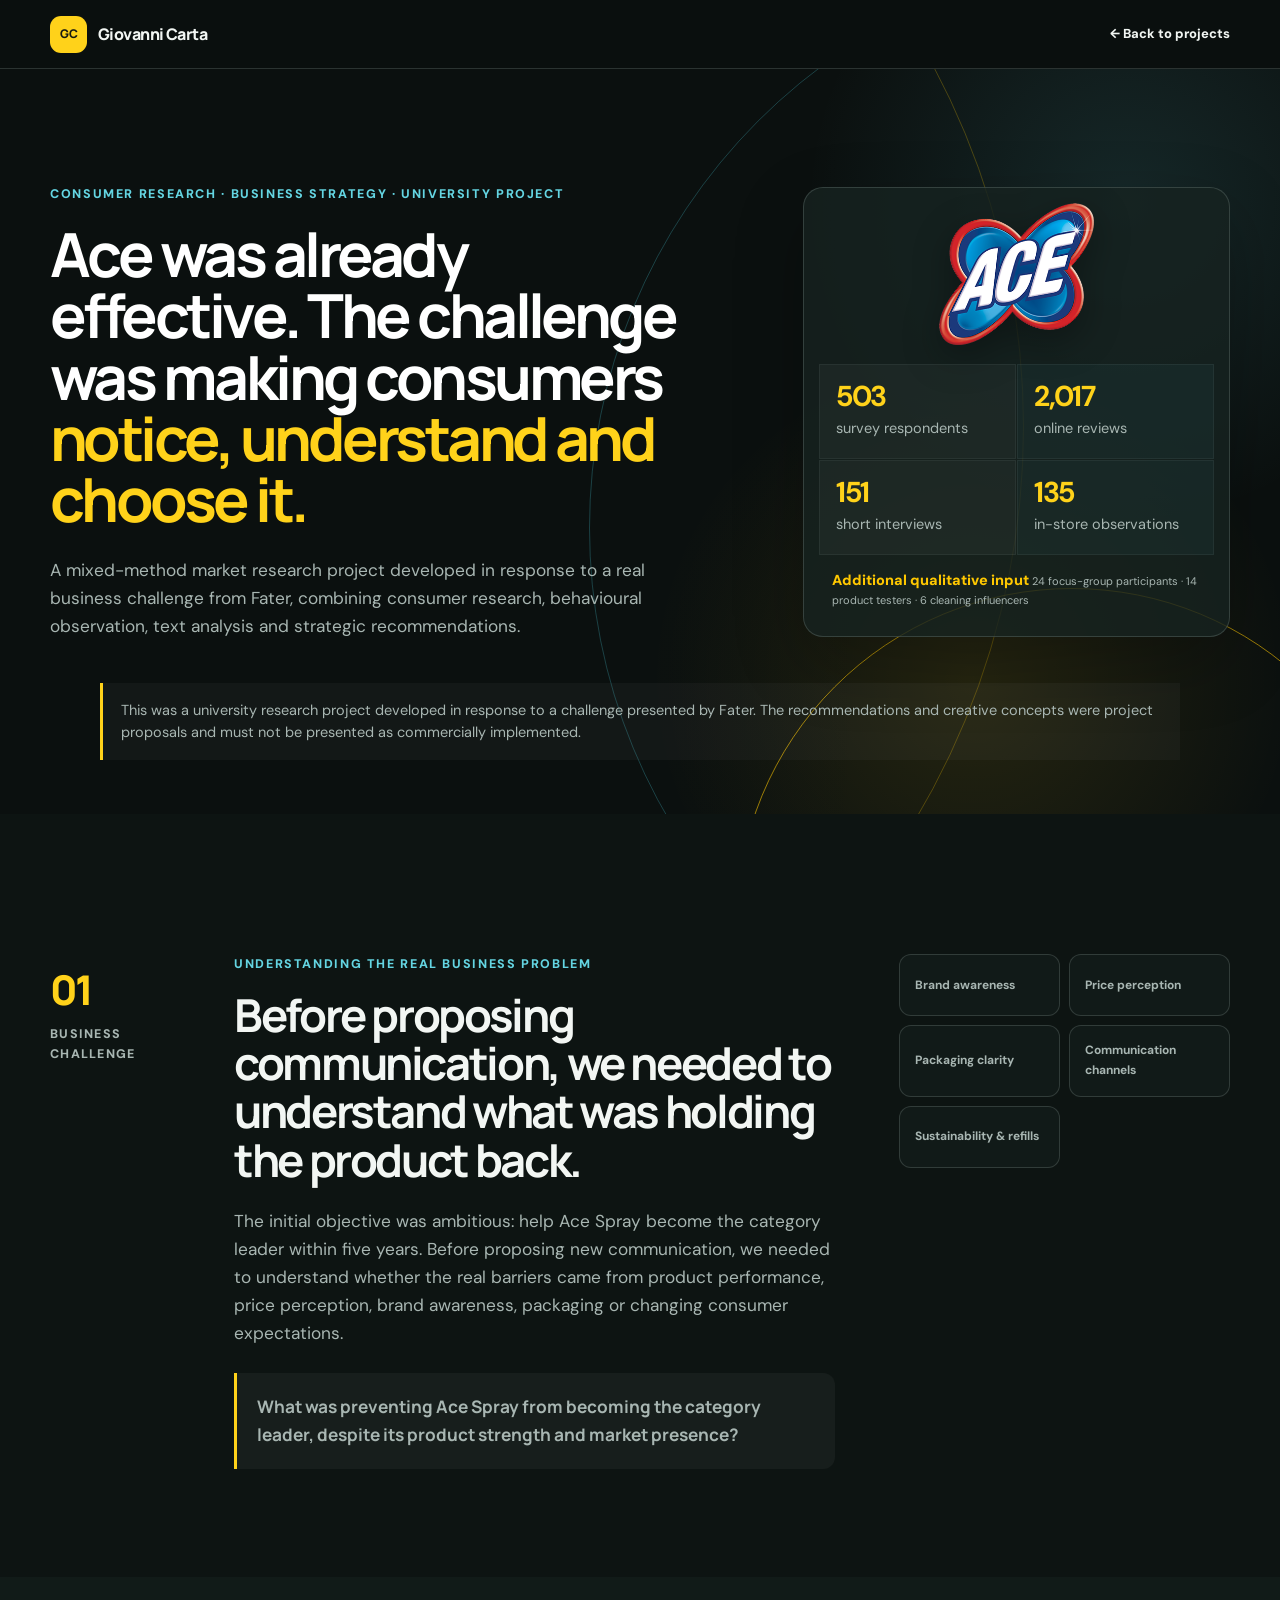
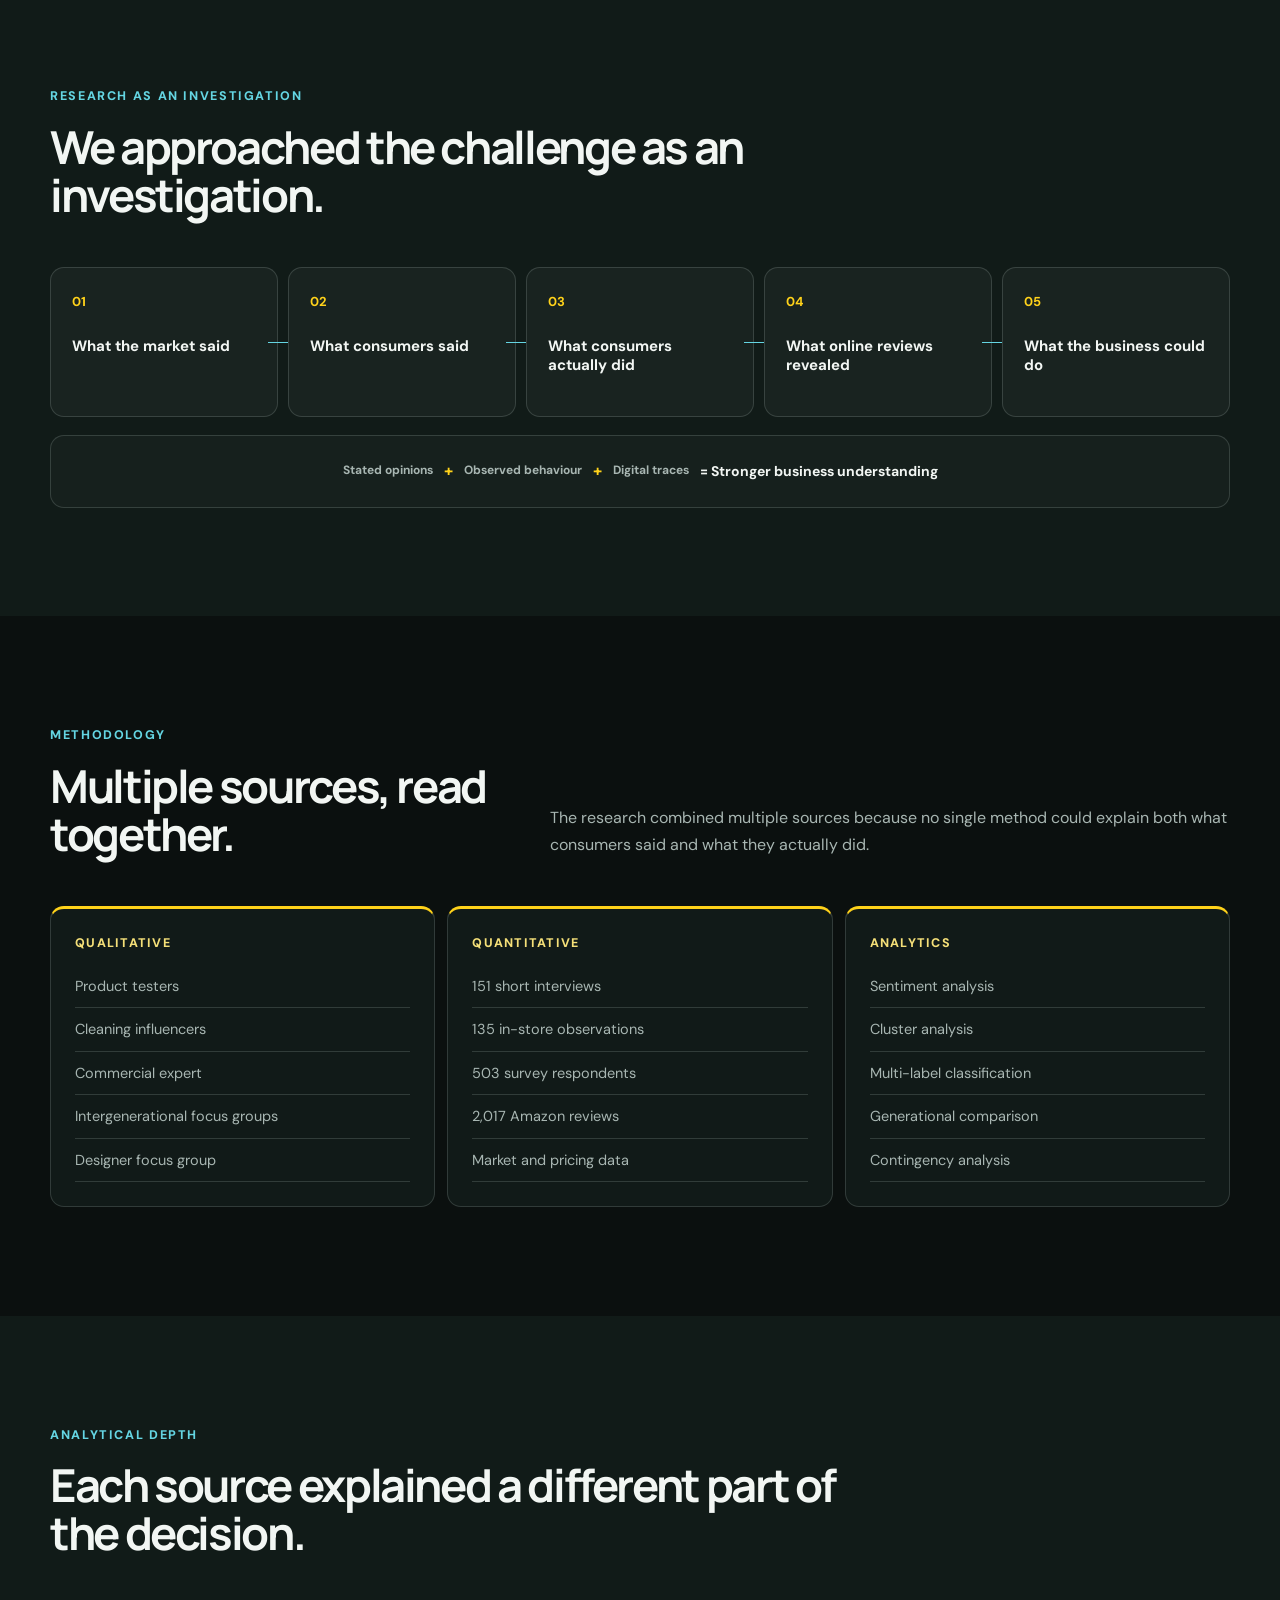
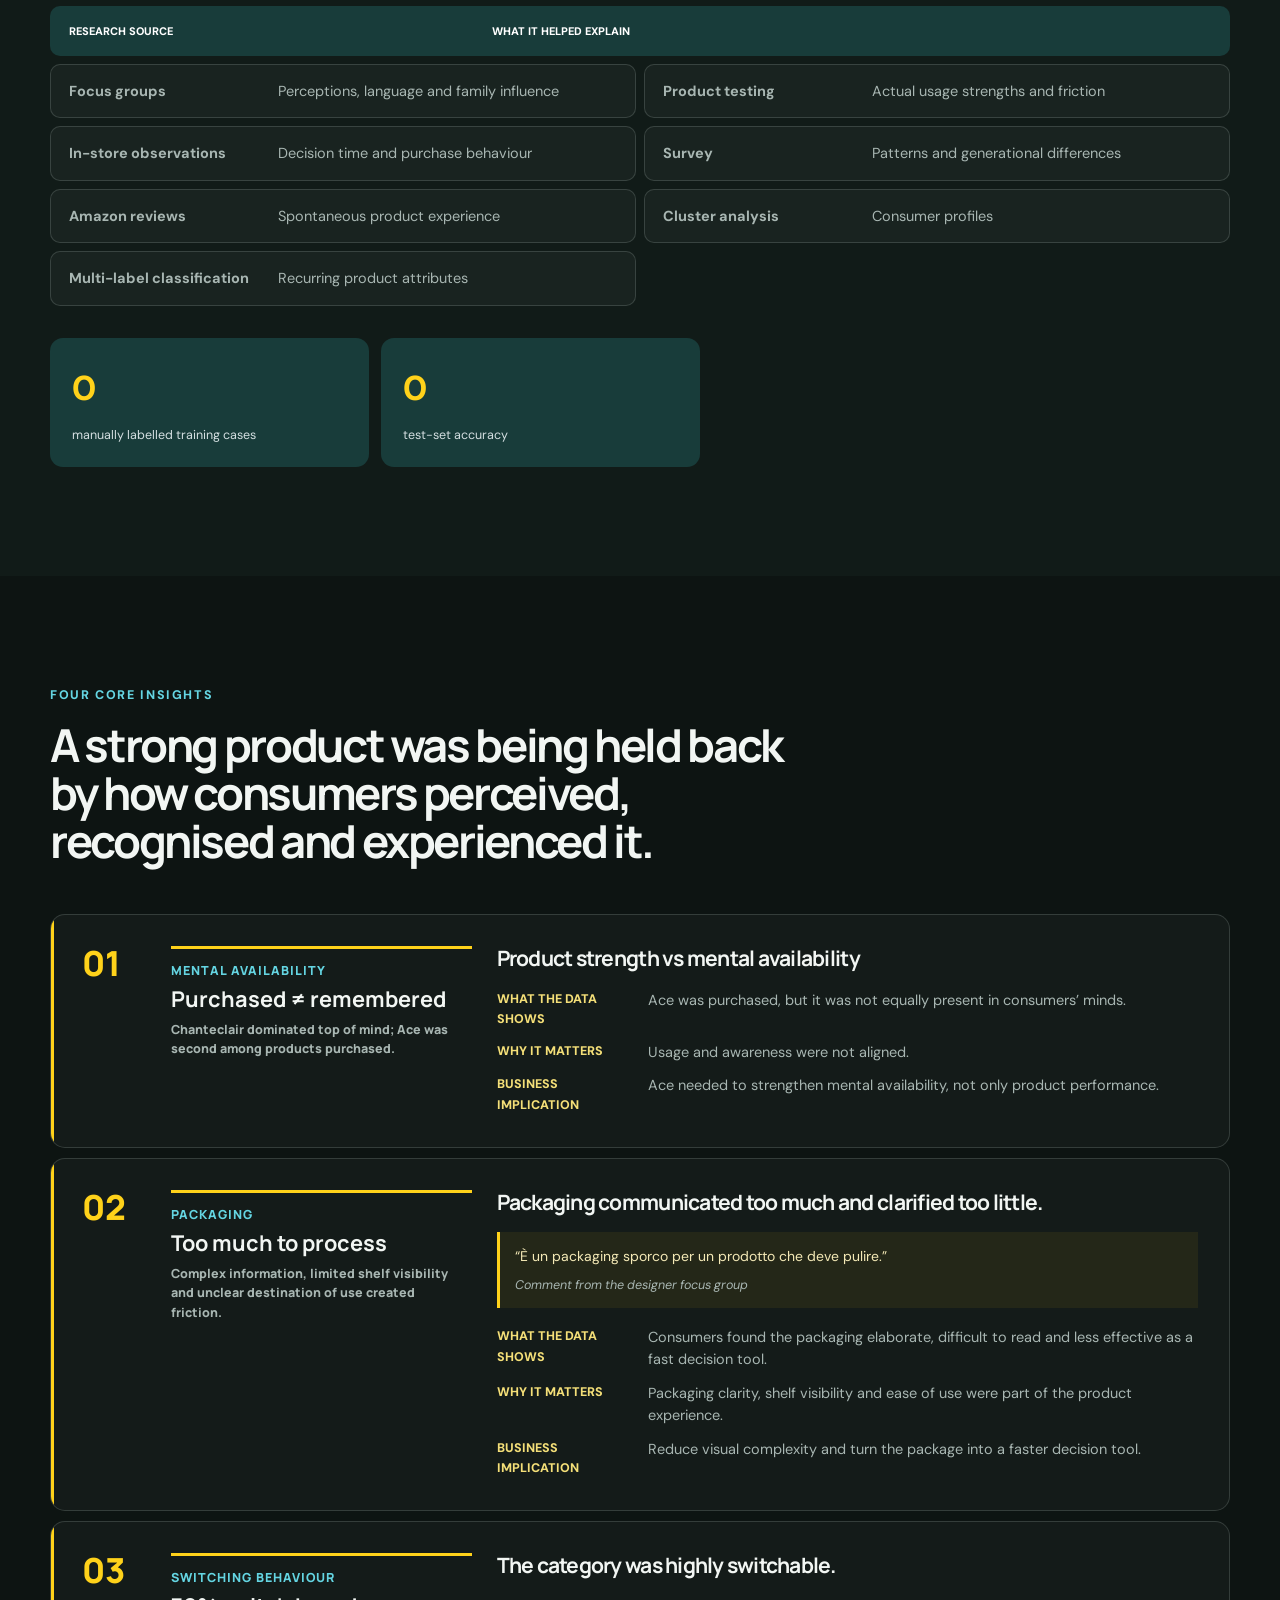
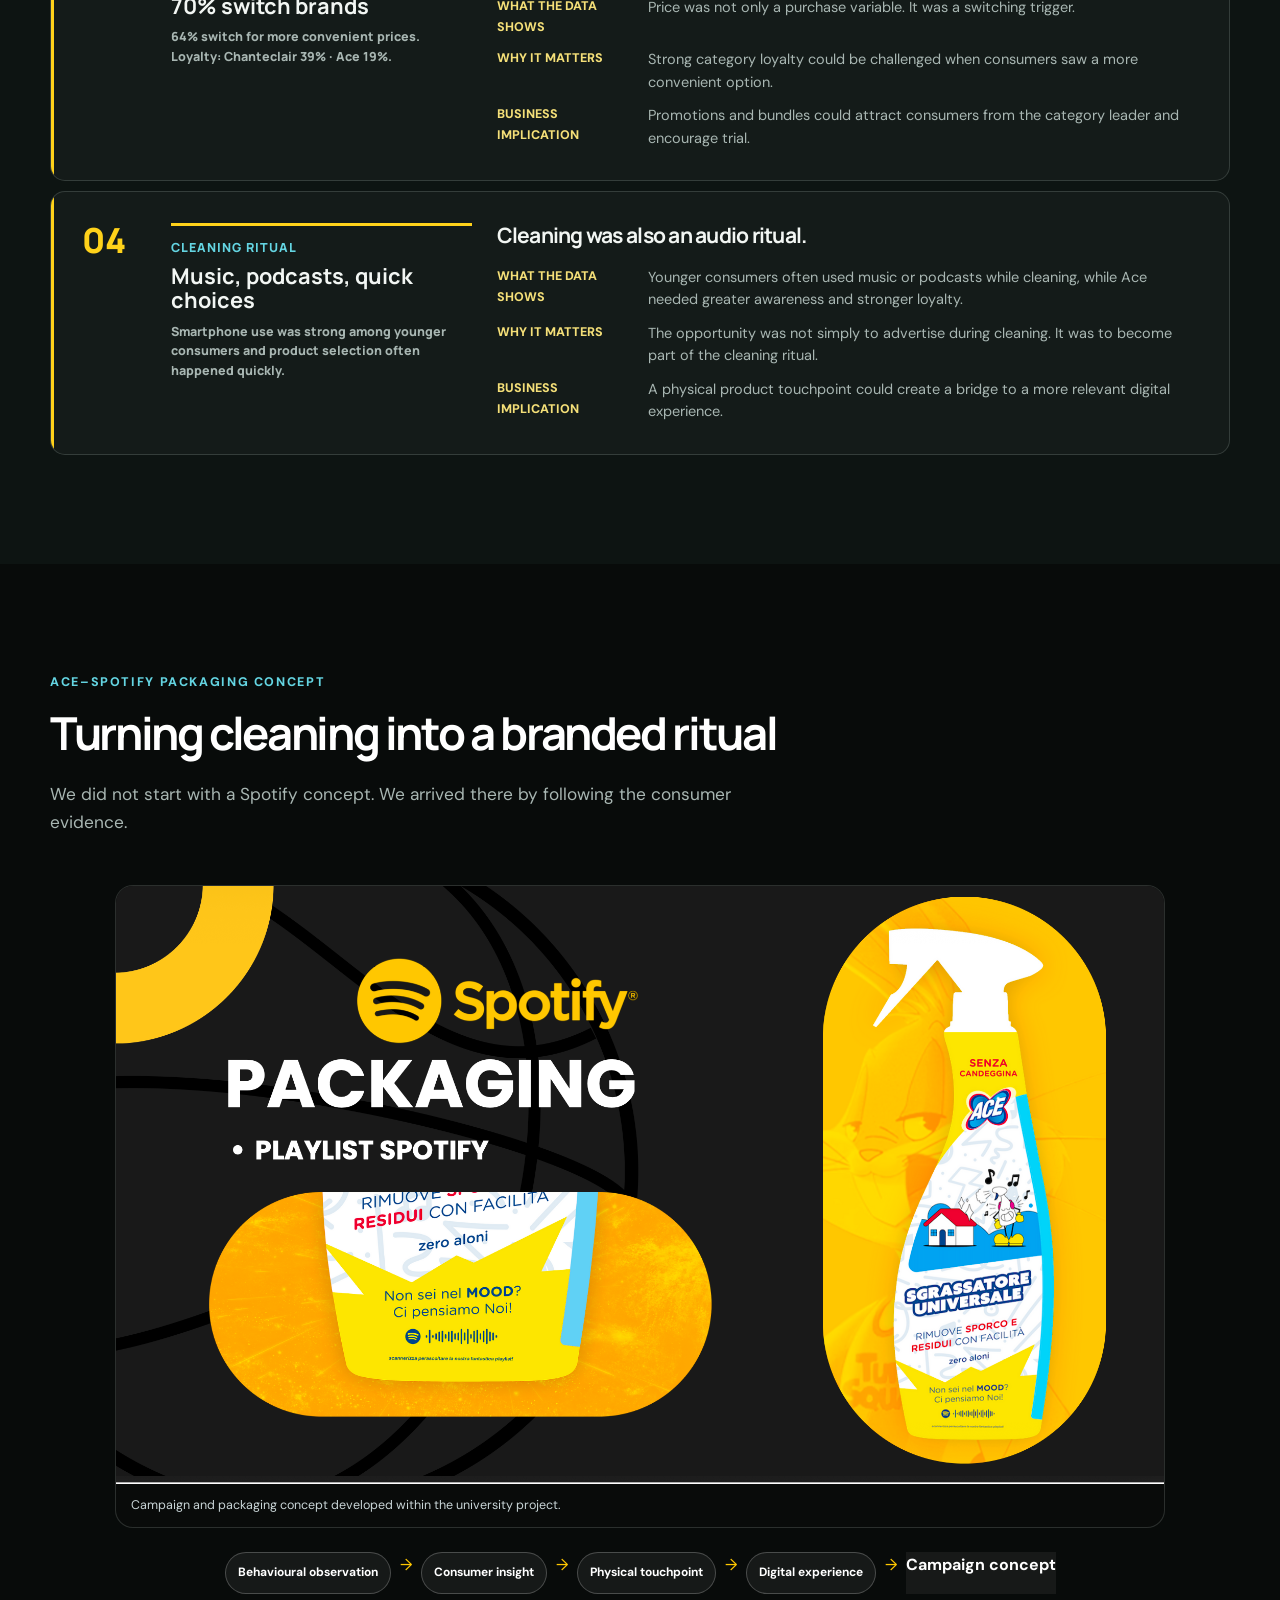
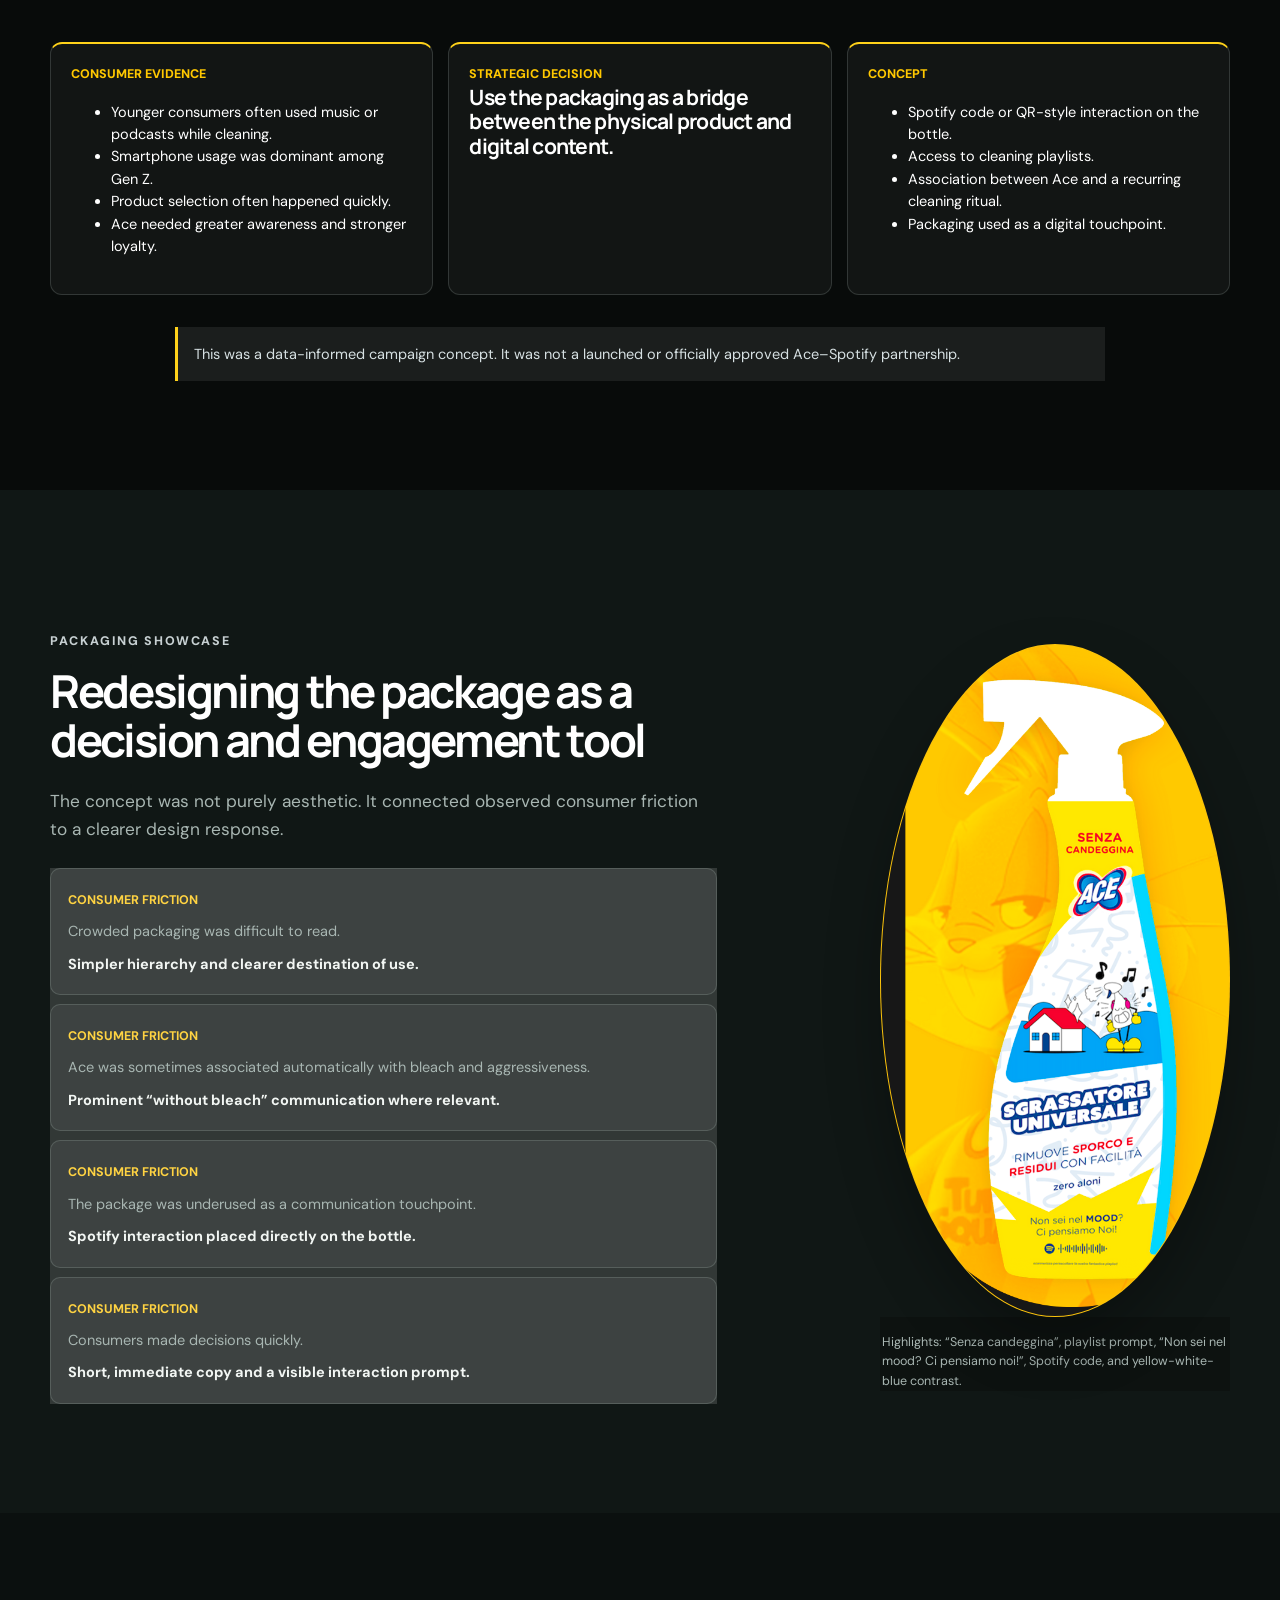
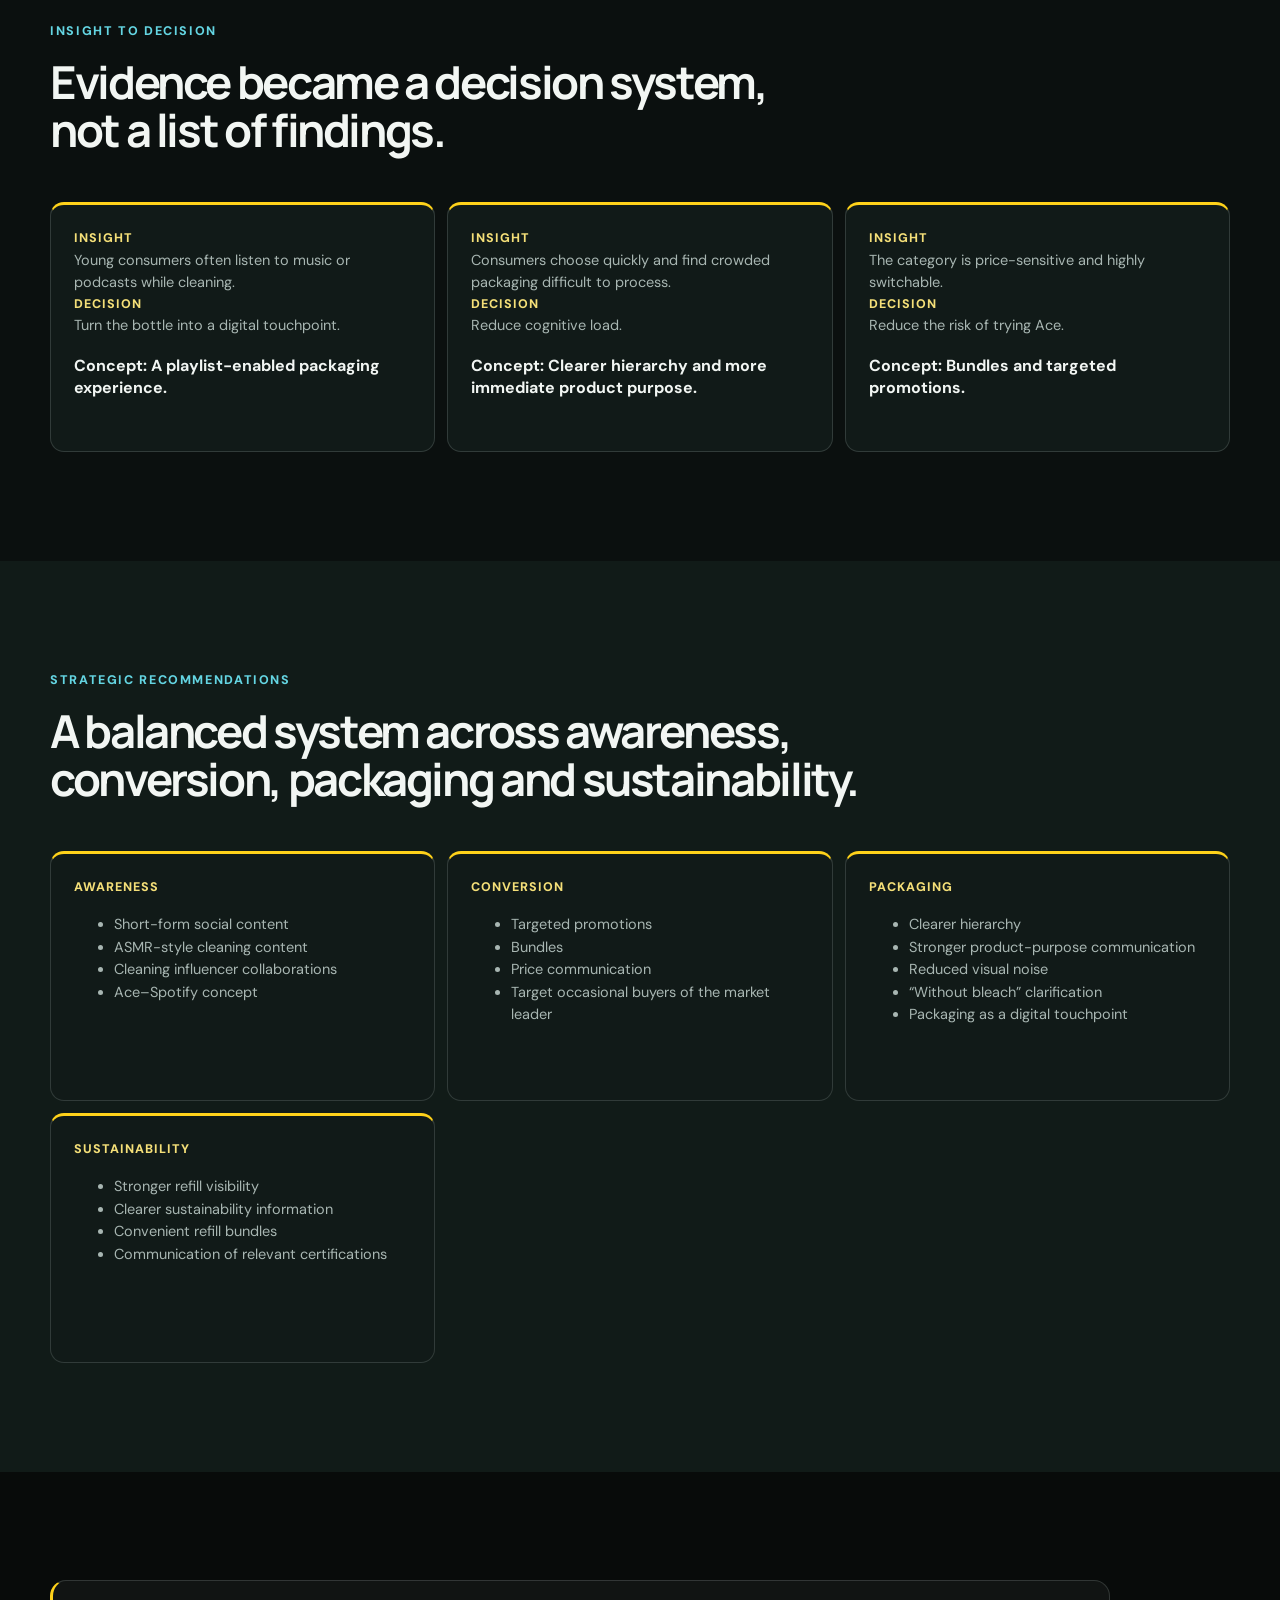
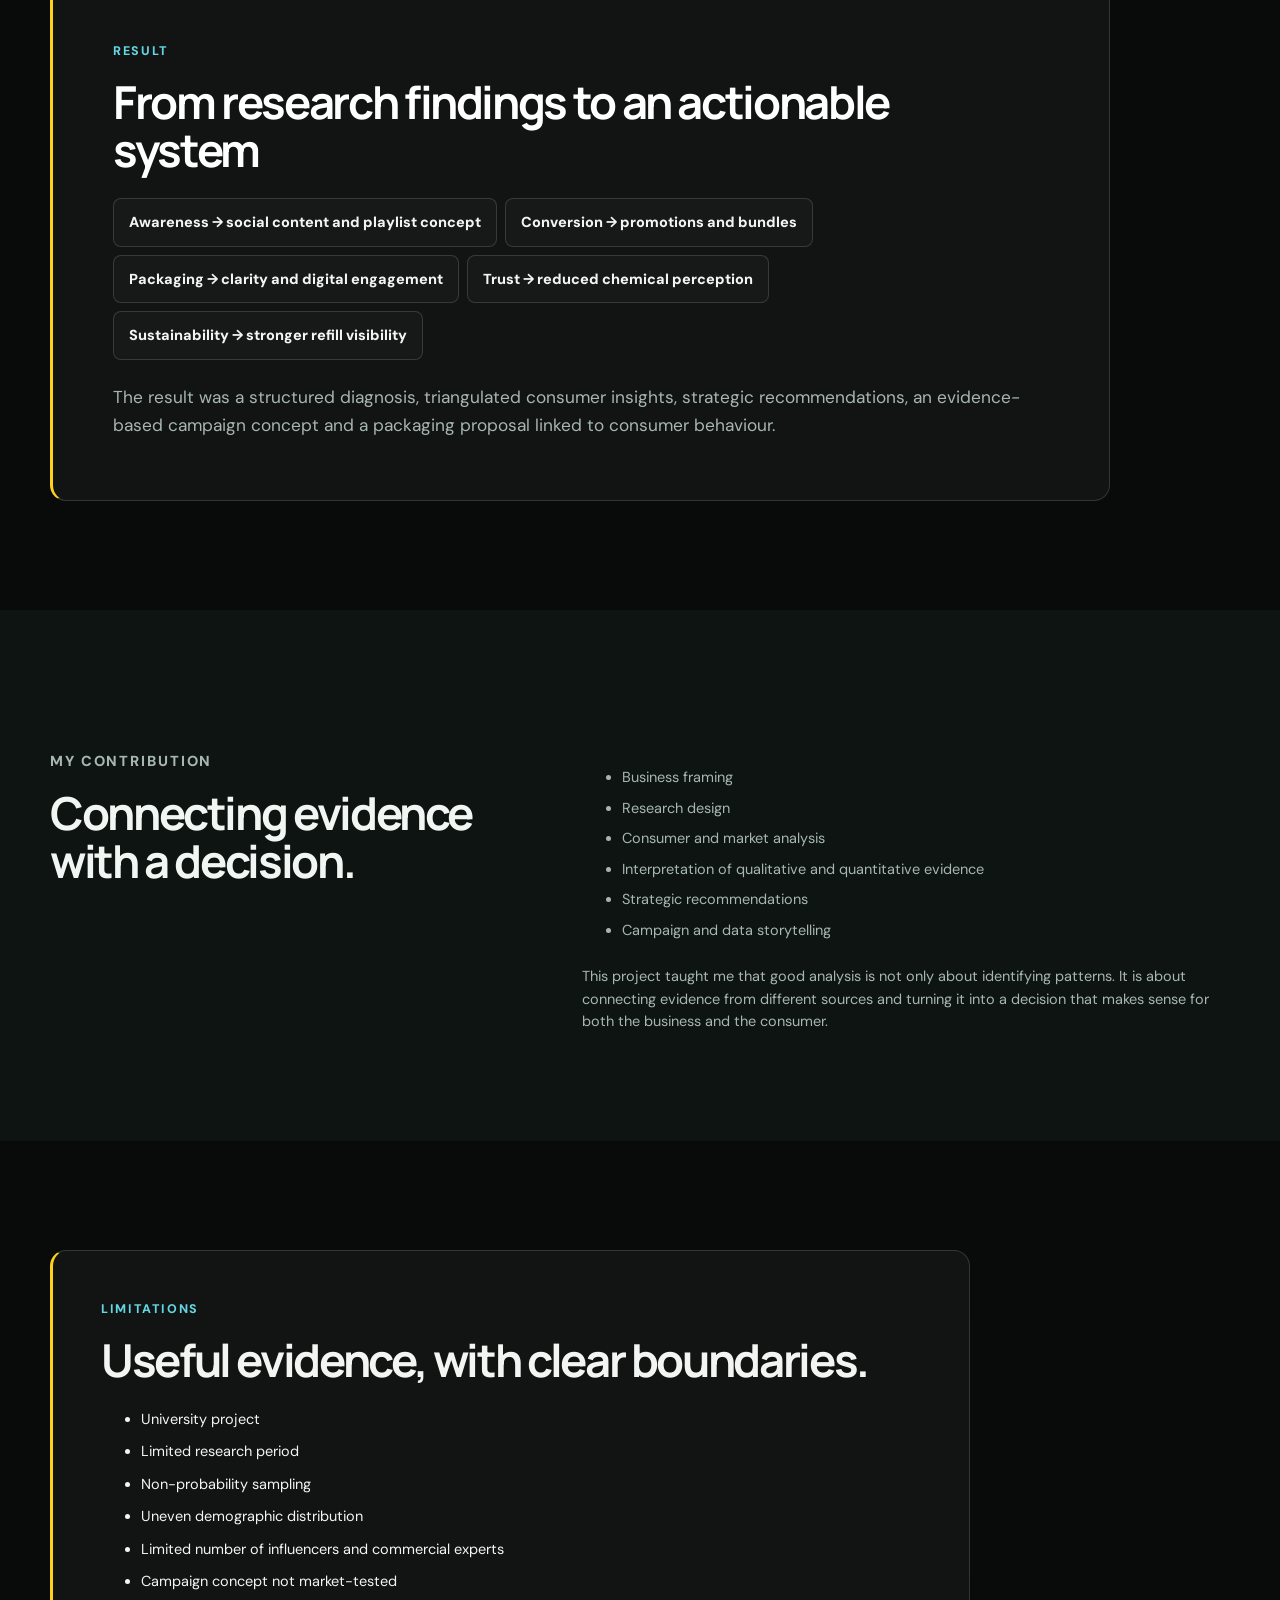
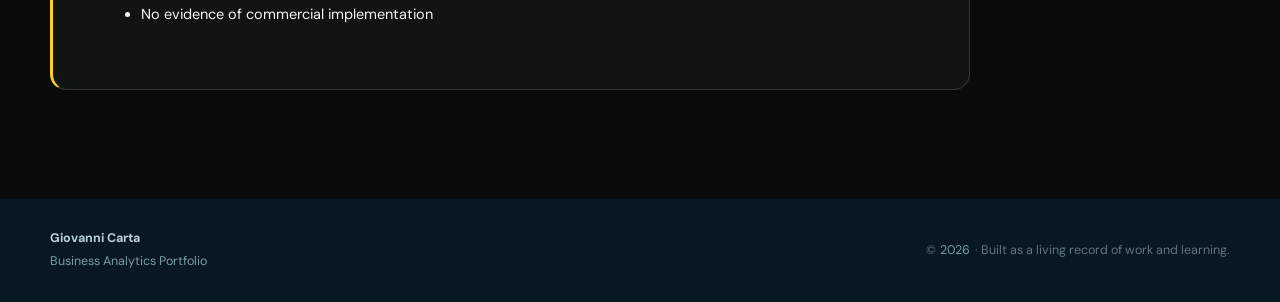
<file: projects/ace-consumer-research.html>
<!DOCTYPE html>
<html lang="en">
<head>
  <meta charset="UTF-8" />
  <meta name="viewport" content="width=device-width, initial-scale=1.0" />
  <meta name="description" content="Ace Consumer Research — a university mixed-method market research case study by Giovanni Carta." />
  <meta name="theme-color" content="#171717" />
  <title>Ace Consumer Research | Giovanni Carta</title>
  <link rel="preconnect" href="https://fonts.googleapis.com">
  <link rel="preconnect" href="https://fonts.gstatic.com" crossorigin>
  <link href="https://fonts.googleapis.com/css2?family=DM+Sans:wght@400;500;600;700&family=Manrope:wght@500;600;700;800&display=swap" rel="stylesheet">
  <link rel="stylesheet" href="../assets/css/style.css" />
</head>
<body class="case-page ace-case-page">
  <a class="skip-link" href="#main-content">Skip to content</a>
  <div class="scroll-progress" aria-hidden="true"><span></span></div>

  <header class="site-header ace-header">
    <div class="container nav-wrap">
      <a class="brand ace-brand" href="../index.html" aria-label="Giovanni Carta homepage"><span class="brand-mark">GC</span><span>Giovanni Carta</span></a>
      <a class="back-link ace-back-link" href="../index.html#projects">← Back to projects</a>
    </div>
  </header>

  <main id="main-content">
    <section class="ace-hero">
      <div class="ace-hero-orbit ace-orbit-one" aria-hidden="true"></div><div class="ace-hero-orbit ace-orbit-two" aria-hidden="true"></div>
      <div class="container ace-hero-layout">
        <div class="ace-hero-copy reveal">
          <p class="eyebrow">Consumer research · Business strategy · University project</p>
          <h1>Ace was already effective. The challenge was making consumers <span>notice, understand and choose it.</span></h1>
          <p>A mixed-method market research project developed in response to a real business challenge from Fater, combining consumer research, behavioural observation, text analysis and strategic recommendations.</p>
        </div>
        <aside class="ace-hero-evidence reveal delay-1" aria-label="Research evidence">
          <img class="ace-recovery-brand ace-logo" src="../assets/images/ace-logo.png" alt="Ace logo">
          <div class="ace-metric-cell"><strong class="ace-static-count">503</strong><span>survey respondents</span></div><div class="ace-metric-cell"><strong class="ace-static-count">2,017</strong><span>online reviews</span></div><div class="ace-metric-cell"><strong class="ace-static-count">151</strong><span>short interviews</span></div><div class="ace-metric-cell"><strong class="ace-static-count">135</strong><span>in-store observations</span></div>
          <p class="ace-metric-footer"><span>Additional qualitative input</span> 24 focus-group participants · 14 product testers · 6 cleaning influencers</p>
        </aside>
      </div>
      <div class="container ace-project-note reveal delay-2">This was a university research project developed in response to a challenge presented by Fater. The recommendations and creative concepts were project proposals and must not be presented as commercially implemented.</div>
    </section>

    <section class="section ace-challenge-section">
      <div class="container ace-challenge-grid">
        <div class="section-index reveal"><span>01</span><p>Business challenge</p></div>
        <div class="ace-challenge-copy reveal"><p class="eyebrow">Understanding the real business problem</p><h2>Before proposing communication, we needed to understand what was holding the product back.</h2><p>The initial objective was ambitious: help Ace Spray become the category leader within five years. Before proposing new communication, we needed to understand whether the real barriers came from product performance, price perception, brand awareness, packaging or changing consumer expectations.</p><p class="ace-question">What was preventing Ace Spray from becoming the category leader, despite its product strength and market presence?</p></div>
        <div class="ace-challenge-areas reveal delay-1"><span>Brand awareness</span><span>Price perception</span><span>Packaging clarity</span><span>Communication channels</span><span>Sustainability &amp; refills</span></div>
      </div>
    </section>

    <section class="section ace-investigation-section">
      <div class="container"><div class="ace-section-intro reveal"><p class="eyebrow">Research as an investigation</p><h2>We approached the challenge as an investigation.</h2></div><div class="ace-investigation-flow"><div class="reveal"><b>01</b><strong>What the market said</strong></div><i>→</i><div class="reveal delay-1"><b>02</b><strong>What consumers said</strong></div><i>→</i><div class="reveal delay-2"><b>03</b><strong>What consumers actually did</strong></div><i>→</i><div class="reveal delay-3"><b>04</b><strong>What online reviews revealed</strong></div><i>→</i><div class="reveal"><b>05</b><strong>What the business could do</strong></div></div><div class="ace-triangulation reveal"><span>Stated opinions</span><b>+</b><span>Observed behaviour</span><b>+</b><span>Digital traces</span><strong>= Stronger business understanding</strong></div></div>
    </section>

    <section class="section ace-method-section">
      <div class="container"><div class="section-heading reveal"><div><p class="eyebrow">Methodology</p><h2>Multiple sources, read together.</h2></div><p>The research combined multiple sources because no single method could explain both what consumers said and what they actually did.</p></div><div class="ace-method-grid"><article class="ace-method-card qualitative reveal"><p>Qualitative</p><ul><li>Product testers</li><li>Cleaning influencers</li><li>Commercial expert</li><li>Intergenerational focus groups</li><li>Designer focus group</li></ul></article><article class="ace-method-card quantitative reveal delay-1"><p>Quantitative</p><ul><li>151 short interviews</li><li>135 in-store observations</li><li>503 survey respondents</li><li>2,017 Amazon reviews</li><li>Market and pricing data</li></ul></article><article class="ace-method-card analytics reveal delay-2"><p>Analytics</p><ul><li>Sentiment analysis</li><li>Cluster analysis</li><li>Multi-label classification</li><li>Generational comparison</li><li>Contingency analysis</li></ul></article></div></div>
    </section>

    <section class="section ace-depth-section"><div class="container"><div class="section-heading reveal"><div><p class="eyebrow">Analytical depth</p><h2>Each source explained a different part of the decision.</h2></div></div><div class="ace-source-matrix reveal"><div class="matrix-head"><span>Research source</span><span>What it helped explain</span></div><div><strong>Focus groups</strong><span>Perceptions, language and family influence</span></div><div><strong>Product testing</strong><span>Actual usage strengths and friction</span></div><div><strong>In-store observations</strong><span>Decision time and purchase behaviour</span></div><div><strong>Survey</strong><span>Patterns and generational differences</span></div><div><strong>Amazon reviews</strong><span>Spontaneous product experience</span></div><div><strong>Cluster analysis</strong><span>Consumer profiles</span></div><div><strong>Multi-label classification</strong><span>Recurring product attributes</span></div></div><div class="ace-model-metrics reveal delay-1"><div><strong data-count="613">0</strong><span>manually labelled training cases</span></div><div><strong data-count="87" data-count-suffix="%">0</strong><span>test-set accuracy</span></div></div></div></section>

    <section class="section ace-insights-section" data-narrative><div class="container"><div class="ace-section-intro reveal"><p class="eyebrow">Four core insights</p><h2>A strong product was being held back by how consumers perceived, recognised and experienced it.</h2></div><div class="ace-insight-list">
      <article class="ace-insight-row reveal"><div class="ace-insight-number">01</div><div class="ace-insight-stat"><span>Mental availability</span><strong>Purchased ≠ remembered</strong><small>Chanteclair dominated top of mind; Ace was second among products purchased.</small></div><div class="ace-insight-copy"><h3>Product strength vs mental availability</h3><dl><div><dt>What the data shows</dt><dd>Ace was purchased, but it was not equally present in consumers’ minds.</dd></div><div><dt>Why it matters</dt><dd>Usage and awareness were not aligned.</dd></div><div><dt>Business implication</dt><dd>Ace needed to strengthen mental availability, not only product performance.</dd></div></dl></div></article>
      <article class="ace-insight-row reveal delay-1"><div class="ace-insight-number">02</div><div class="ace-insight-stat packaging-stat"><span>Packaging</span><strong>Too much to process</strong><small>Complex information, limited shelf visibility and unclear destination of use created friction.</small></div><div class="ace-insight-copy"><h3>Packaging communicated too much and clarified too little.</h3><blockquote>“È un packaging sporco per un prodotto che deve pulire.”<cite>Comment from the designer focus group</cite></blockquote><dl><div><dt>What the data shows</dt><dd>Consumers found the packaging elaborate, difficult to read and less effective as a fast decision tool.</dd></div><div><dt>Why it matters</dt><dd>Packaging clarity, shelf visibility and ease of use were part of the product experience.</dd></div><div><dt>Business implication</dt><dd>Reduce visual complexity and turn the package into a faster decision tool.</dd></div></dl></div></article>
      <article class="ace-insight-row reveal delay-2"><div class="ace-insight-number">03</div><div class="ace-insight-stat loyalty-stat"><span>Switching behaviour</span><strong>70% switch brands</strong><small>64% switch for more convenient prices. Loyalty: Chanteclair 39% · Ace 19%.</small></div><div class="ace-insight-copy"><h3>The category was highly switchable.</h3><dl><div><dt>What the data shows</dt><dd>Price was not only a purchase variable. It was a switching trigger.</dd></div><div><dt>Why it matters</dt><dd>Strong category loyalty could be challenged when consumers saw a more convenient option.</dd></div><div><dt>Business implication</dt><dd>Promotions and bundles could attract consumers from the category leader and encourage trial.</dd></div></dl></div></article>
      <article class="ace-insight-row reveal delay-3"><div class="ace-insight-number">04</div><div class="ace-insight-stat ritual-stat"><span>Cleaning ritual</span><strong>Music, podcasts, quick choices</strong><small>Smartphone use was strong among younger consumers and product selection often happened quickly.</small></div><div class="ace-insight-copy"><h3>Cleaning was also an audio ritual.</h3><dl><div><dt>What the data shows</dt><dd>Younger consumers often used music or podcasts while cleaning, while Ace needed greater awareness and stronger loyalty.</dd></div><div><dt>Why it matters</dt><dd>The opportunity was not simply to advertise during cleaning. It was to become part of the cleaning ritual.</dd></div><div><dt>Business implication</dt><dd>A physical product touchpoint could create a bridge to a more relevant digital experience.</dd></div></dl></div></article>
    </div></div></section>

    <section class="section ace-concept-section"><div class="container"><div class="ace-concept-heading reveal"><p class="eyebrow">Ace–Spotify packaging concept</p><h2>Turning cleaning into a branded ritual</h2><p>We did not start with a Spotify concept. We arrived there by following the consumer evidence.</p></div><figure class="ace-packaging-figure reveal"><img src="../assets/Documents/ace-space-jam/ace-spotify-packaging.png" alt="University project packaging concept featuring an Ace bottle and Spotify playlist interaction" width="2052" height="1170" loading="lazy" /><figcaption>Campaign and packaging concept developed within the university project.</figcaption></figure><div class="ace-concept-flow reveal"><span>Behavioural observation</span><i>→</i><span>Consumer insight</span><i>→</i><span>Physical touchpoint</span><i>→</i><span>Digital experience</span><i>→</i><strong>Campaign concept</strong></div><div class="ace-concept-details"><div class="reveal"><p>Consumer evidence</p><ul><li>Younger consumers often used music or podcasts while cleaning.</li><li>Smartphone usage was dominant among Gen Z.</li><li>Product selection often happened quickly.</li><li>Ace needed greater awareness and stronger loyalty.</li></ul></div><div class="reveal delay-1"><p>Strategic decision</p><h3>Use the packaging as a bridge between the physical product and digital content.</h3></div><div class="reveal delay-2"><p>Concept</p><ul><li>Spotify code or QR-style interaction on the bottle.</li><li>Access to cleaning playlists.</li><li>Association between Ace and a recurring cleaning ritual.</li><li>Packaging used as a digital touchpoint.</li></ul></div></div><p class="ace-concept-note reveal">This was a data-informed campaign concept. It was not a launched or officially approved Ace–Spotify partnership.</p></div></section>

    <section class="section ace-showcase-section"><div class="container ace-showcase-grid"><div class="ace-showcase-copy reveal"><p class="eyebrow">Packaging showcase</p><h2>Redesigning the package as a decision and engagement tool</h2><p>The concept was not purely aesthetic. It connected observed consumer friction to a clearer design response.</p><div class="ace-friction-list"><div><span>Consumer friction</span><p>Crowded packaging was difficult to read.</p><strong>Simpler hierarchy and clearer destination of use.</strong></div><div><span>Consumer friction</span><p>Ace was sometimes associated automatically with bleach and aggressiveness.</p><strong>Prominent “without bleach” communication where relevant.</strong></div><div><span>Consumer friction</span><p>The package was underused as a communication touchpoint.</p><strong>Spotify interaction placed directly on the bottle.</strong></div><div><span>Consumer friction</span><p>Consumers made decisions quickly.</p><strong>Short, immediate copy and a visible interaction prompt.</strong></div></div></div><figure class="ace-showcase-image reveal delay-1"><div class="ace-showcase-crop"><img src="../assets/Documents/ace-space-jam/ace-spotify-packaging.png" alt="Packaging proposal showing without bleach claim, Spotify code and playlist message" width="2052" height="1170" loading="lazy" /></div><figcaption>Highlights: “Senza candeggina”, playlist prompt, “Non sei nel mood? Ci pensiamo noi!”, Spotify code, and yellow-white-blue contrast.</figcaption></figure></div></section>

    <section class="section ace-decision-section"><div class="container"><div class="ace-section-intro reveal"><p class="eyebrow">Insight to decision</p><h2>Evidence became a decision system, not a list of findings.</h2></div><div class="ace-decision-grid"><article class="reveal"><span>Insight</span><p>Young consumers often listen to music or podcasts while cleaning.</p><span>Decision</span><p>Turn the bottle into a digital touchpoint.</p><strong>Concept: A playlist-enabled packaging experience.</strong></article><article class="reveal delay-1"><span>Insight</span><p>Consumers choose quickly and find crowded packaging difficult to process.</p><span>Decision</span><p>Reduce cognitive load.</p><strong>Concept: Clearer hierarchy and more immediate product purpose.</strong></article><article class="reveal delay-2"><span>Insight</span><p>The category is price-sensitive and highly switchable.</p><span>Decision</span><p>Reduce the risk of trying Ace.</p><strong>Concept: Bundles and targeted promotions.</strong></article></div></div></section>

    <section class="section ace-recommendations-section"><div class="container"><div class="section-heading reveal"><div><p class="eyebrow">Strategic recommendations</p><h2>A balanced system across awareness, conversion, packaging and sustainability.</h2></div></div><div class="ace-recommendation-grid"><article class="reveal"><p>Awareness</p><ul><li>Short-form social content</li><li>ASMR-style cleaning content</li><li>Cleaning influencer collaborations</li><li>Ace–Spotify concept</li></ul></article><article class="reveal delay-1"><p>Conversion</p><ul><li>Targeted promotions</li><li>Bundles</li><li>Price communication</li><li>Target occasional buyers of the market leader</li></ul></article><article class="reveal delay-2"><p>Packaging</p><ul><li>Clearer hierarchy</li><li>Stronger product-purpose communication</li><li>Reduced visual noise</li><li>“Without bleach” clarification</li><li>Packaging as a digital touchpoint</li></ul></article><article class="reveal delay-3"><p>Sustainability</p><ul><li>Stronger refill visibility</li><li>Clearer sustainability information</li><li>Convenient refill bundles</li><li>Communication of relevant certifications</li></ul></article></div></div></section>

    <section class="section ace-result-section"><div class="container"><div class="ace-result-card reveal"><p class="eyebrow">Result</p><h2>From research findings to an actionable system</h2><div class="ace-result-flow"><span>Awareness <b>→</b> social content and playlist concept</span><span>Conversion <b>→</b> promotions and bundles</span><span>Packaging <b>→</b> clarity and digital engagement</span><span>Trust <b>→</b> reduced chemical perception</span><span>Sustainability <b>→</b> stronger refill visibility</span></div><p>The result was a structured diagnosis, triangulated consumer insights, strategic recommendations, an evidence-based campaign concept and a packaging proposal linked to consumer behaviour.</p></div></div></section>

    <section class="section ace-contribution-section"><div class="container ace-contribution-grid"><div class="reveal"><p class="eyebrow">My contribution</p><h2>Connecting evidence with a decision.</h2></div><div class="reveal delay-1"><!-- VERIFY AND PERSONALISE GIOVANNI'S INDIVIDUAL CONTRIBUTION --><ul><li>Business framing</li><li>Research design</li><li>Consumer and market analysis</li><li>Interpretation of qualitative and quantitative evidence</li><li>Strategic recommendations</li><li>Campaign and data storytelling</li></ul><p>This project taught me that good analysis is not only about identifying patterns. It is about connecting evidence from different sources and turning it into a decision that makes sense for both the business and the consumer.</p></div></div></section>

    <section class="section ace-limitations-section"><div class="container"><div class="ace-limitations reveal"><p class="eyebrow">Limitations</p><h2>Useful evidence, with clear boundaries.</h2><ul><li>University project</li><li>Limited research period</li><li>Non-probability sampling</li><li>Uneven demographic distribution</li><li>Limited number of influencers and commercial experts</li><li>Campaign concept not market-tested</li><li>No evidence of commercial implementation</li></ul></div></div></section>
  </main>

  <footer><div class="container footer-wrap"><div><strong>Giovanni Carta</strong><span>Business Analytics Portfolio</span></div><p>© <span id="year"></span> · Built as a living record of work and learning.</p></div></footer>
  <script src="../assets/js/main.js"></script>
</body>
</html>
</file>
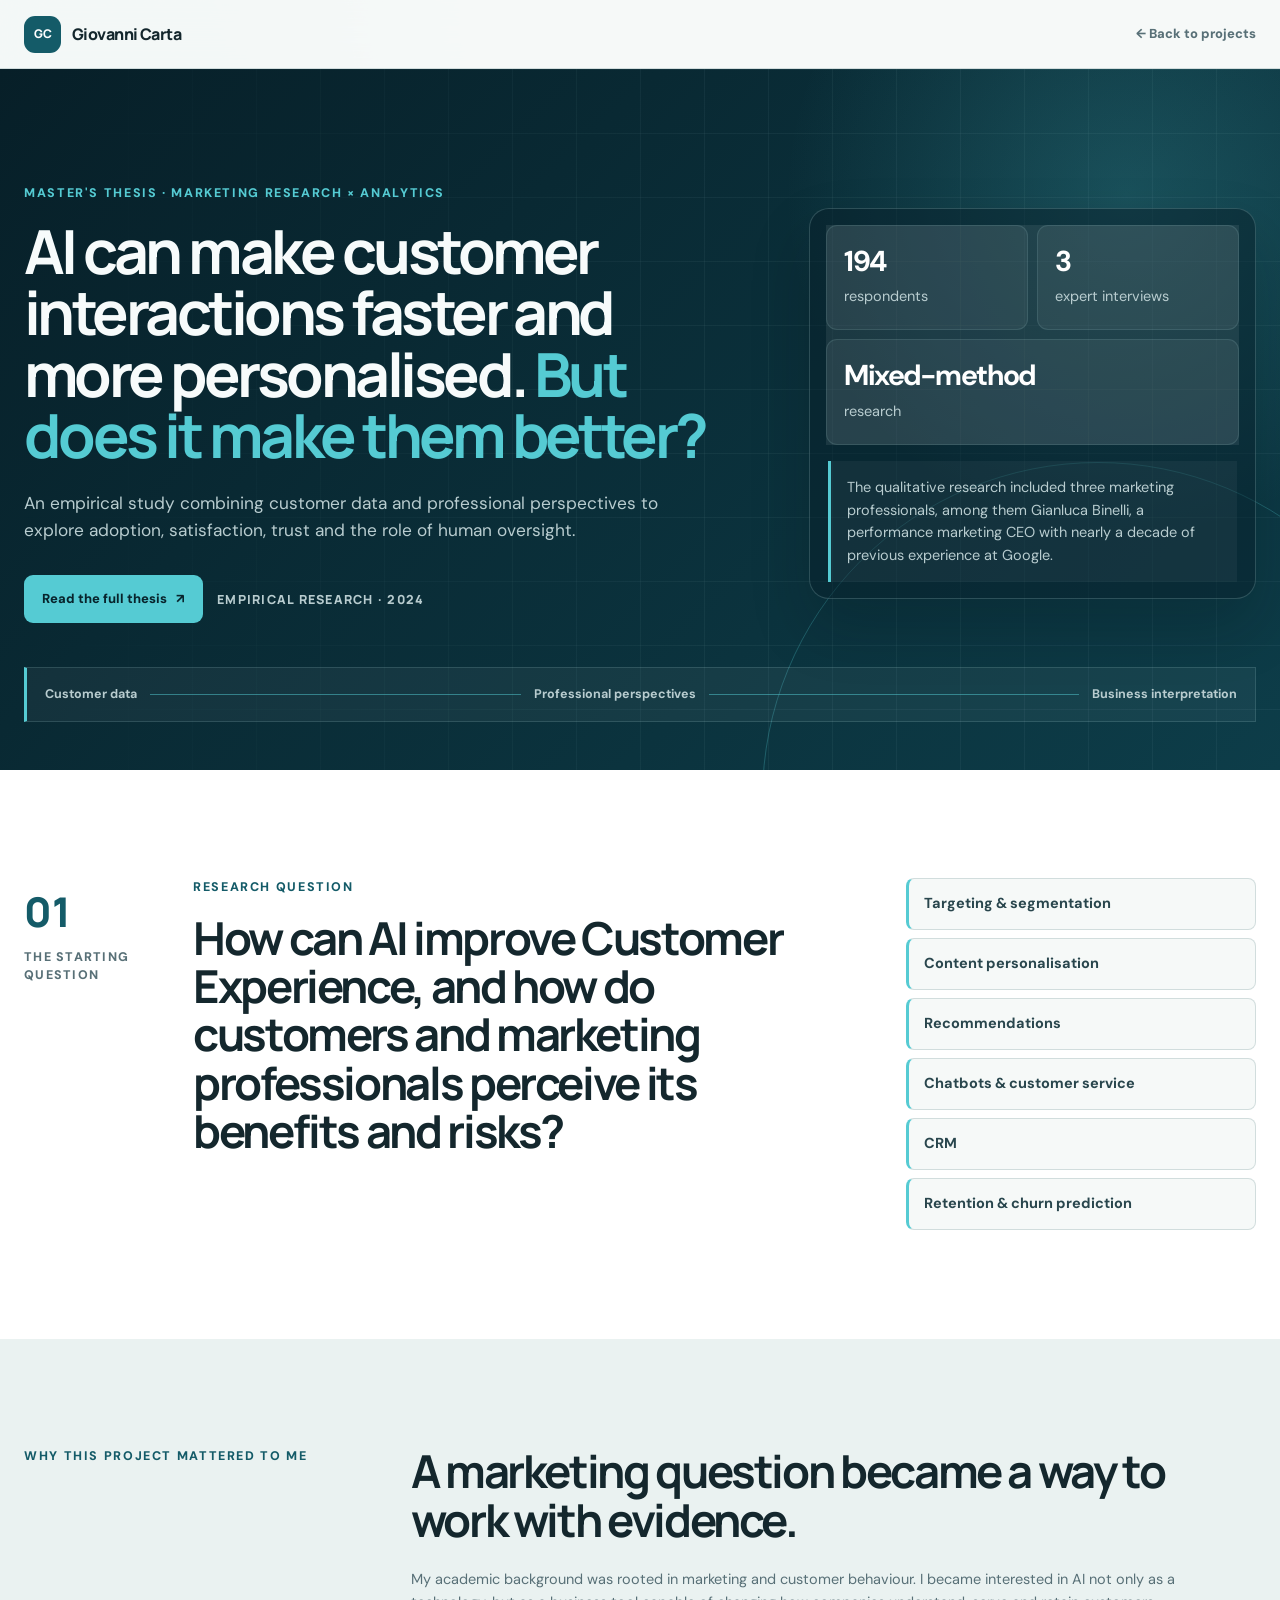
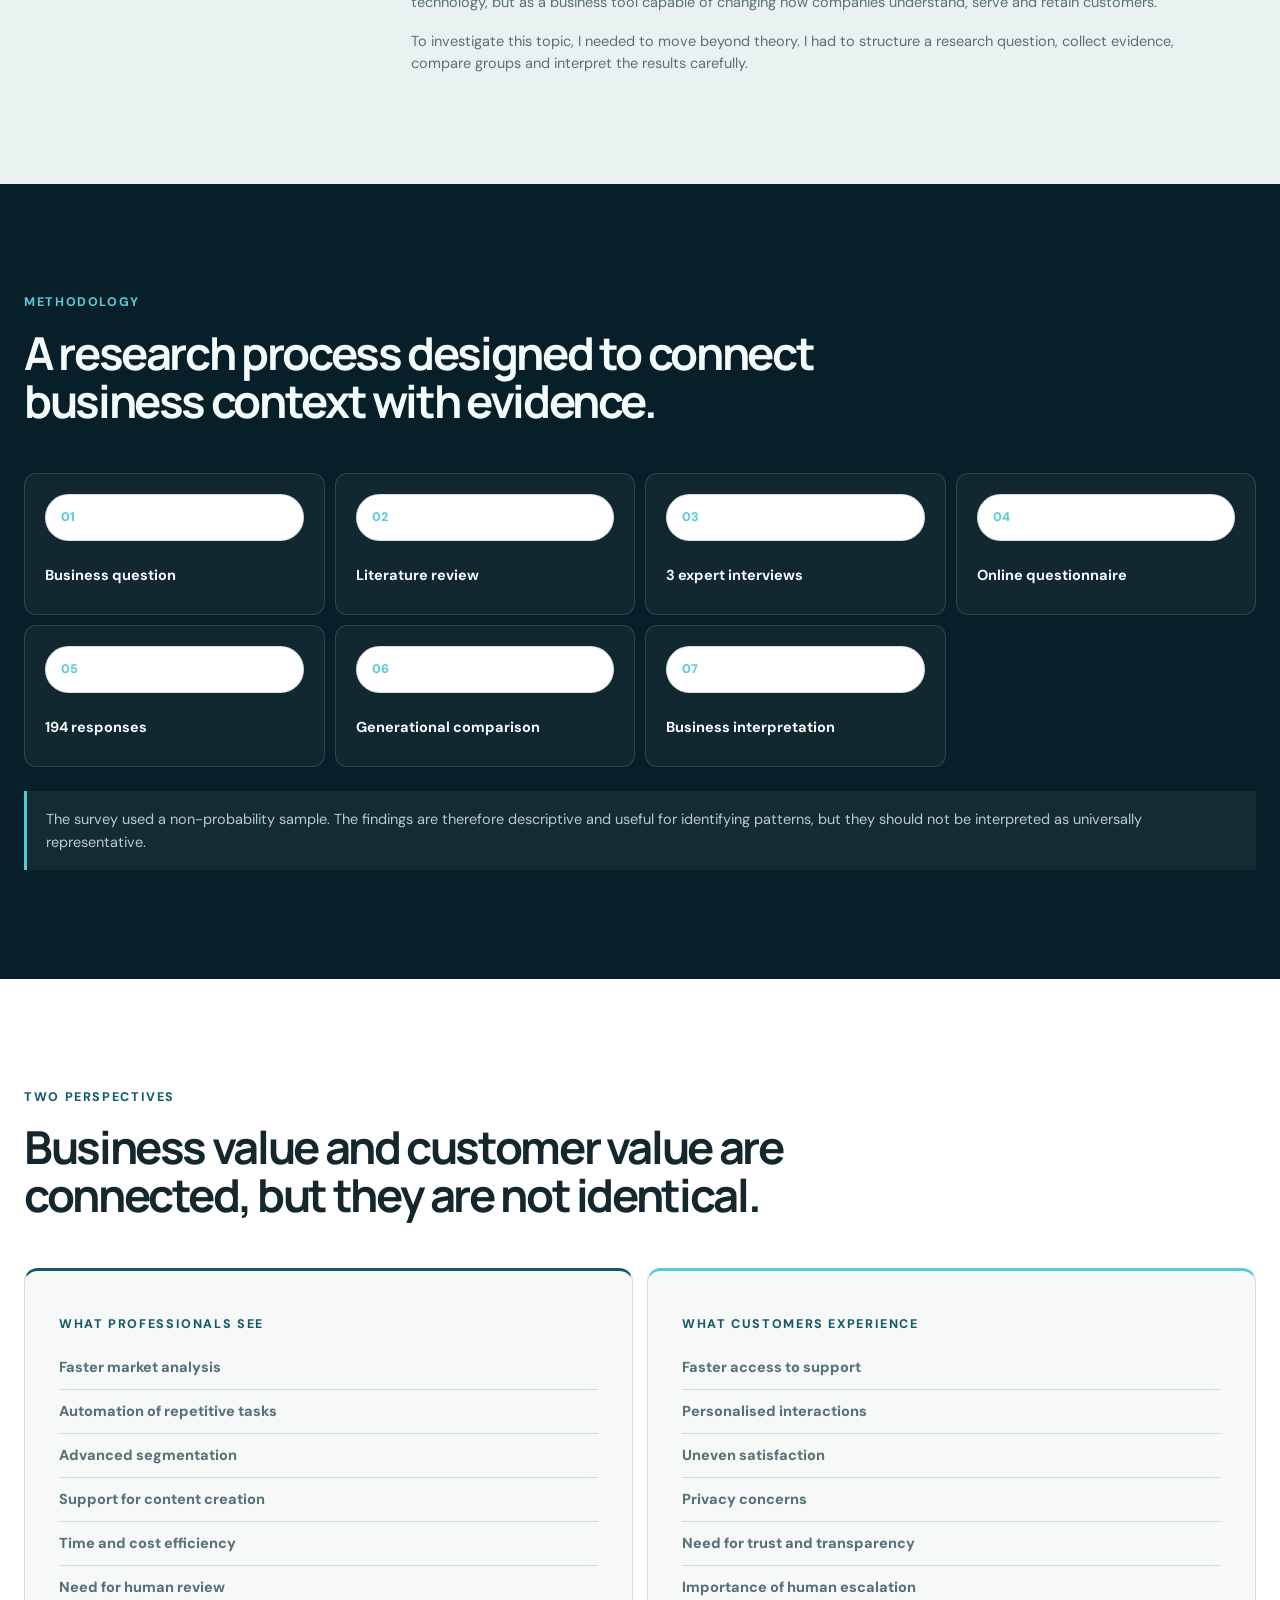
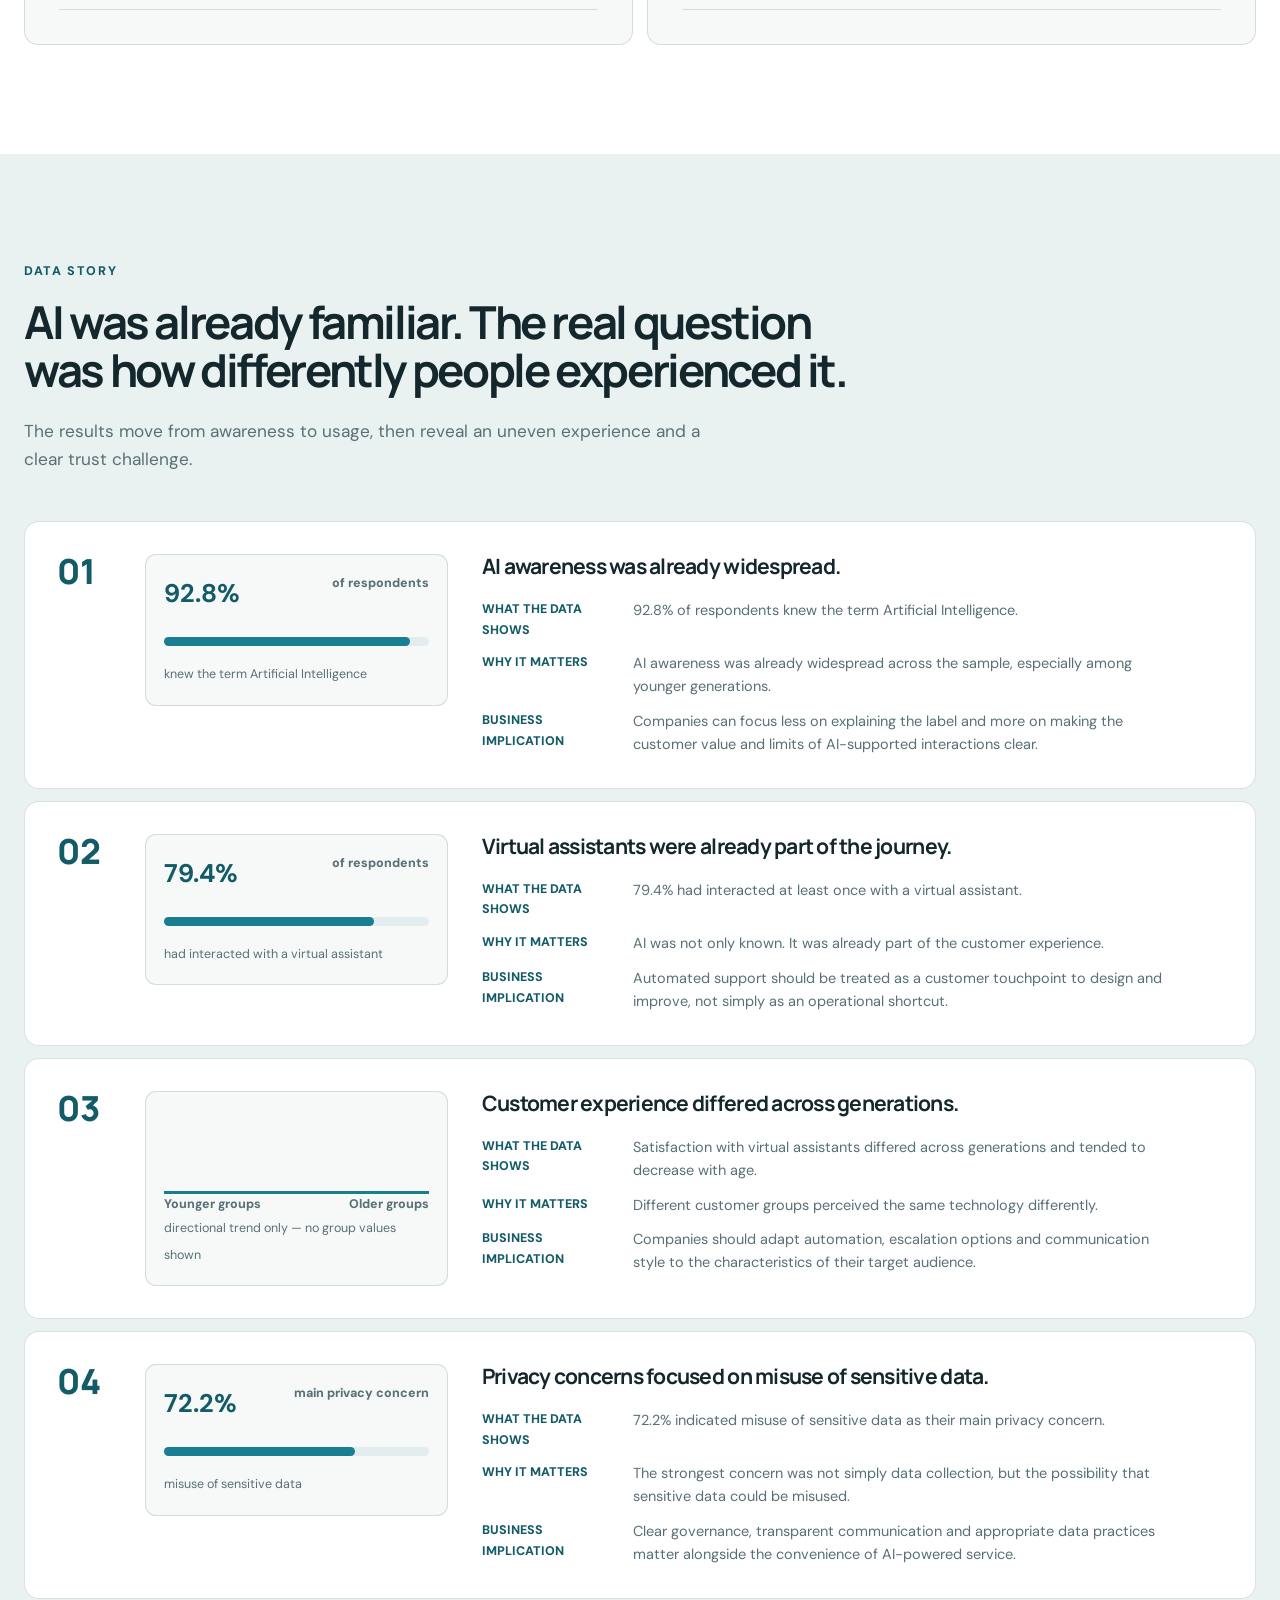
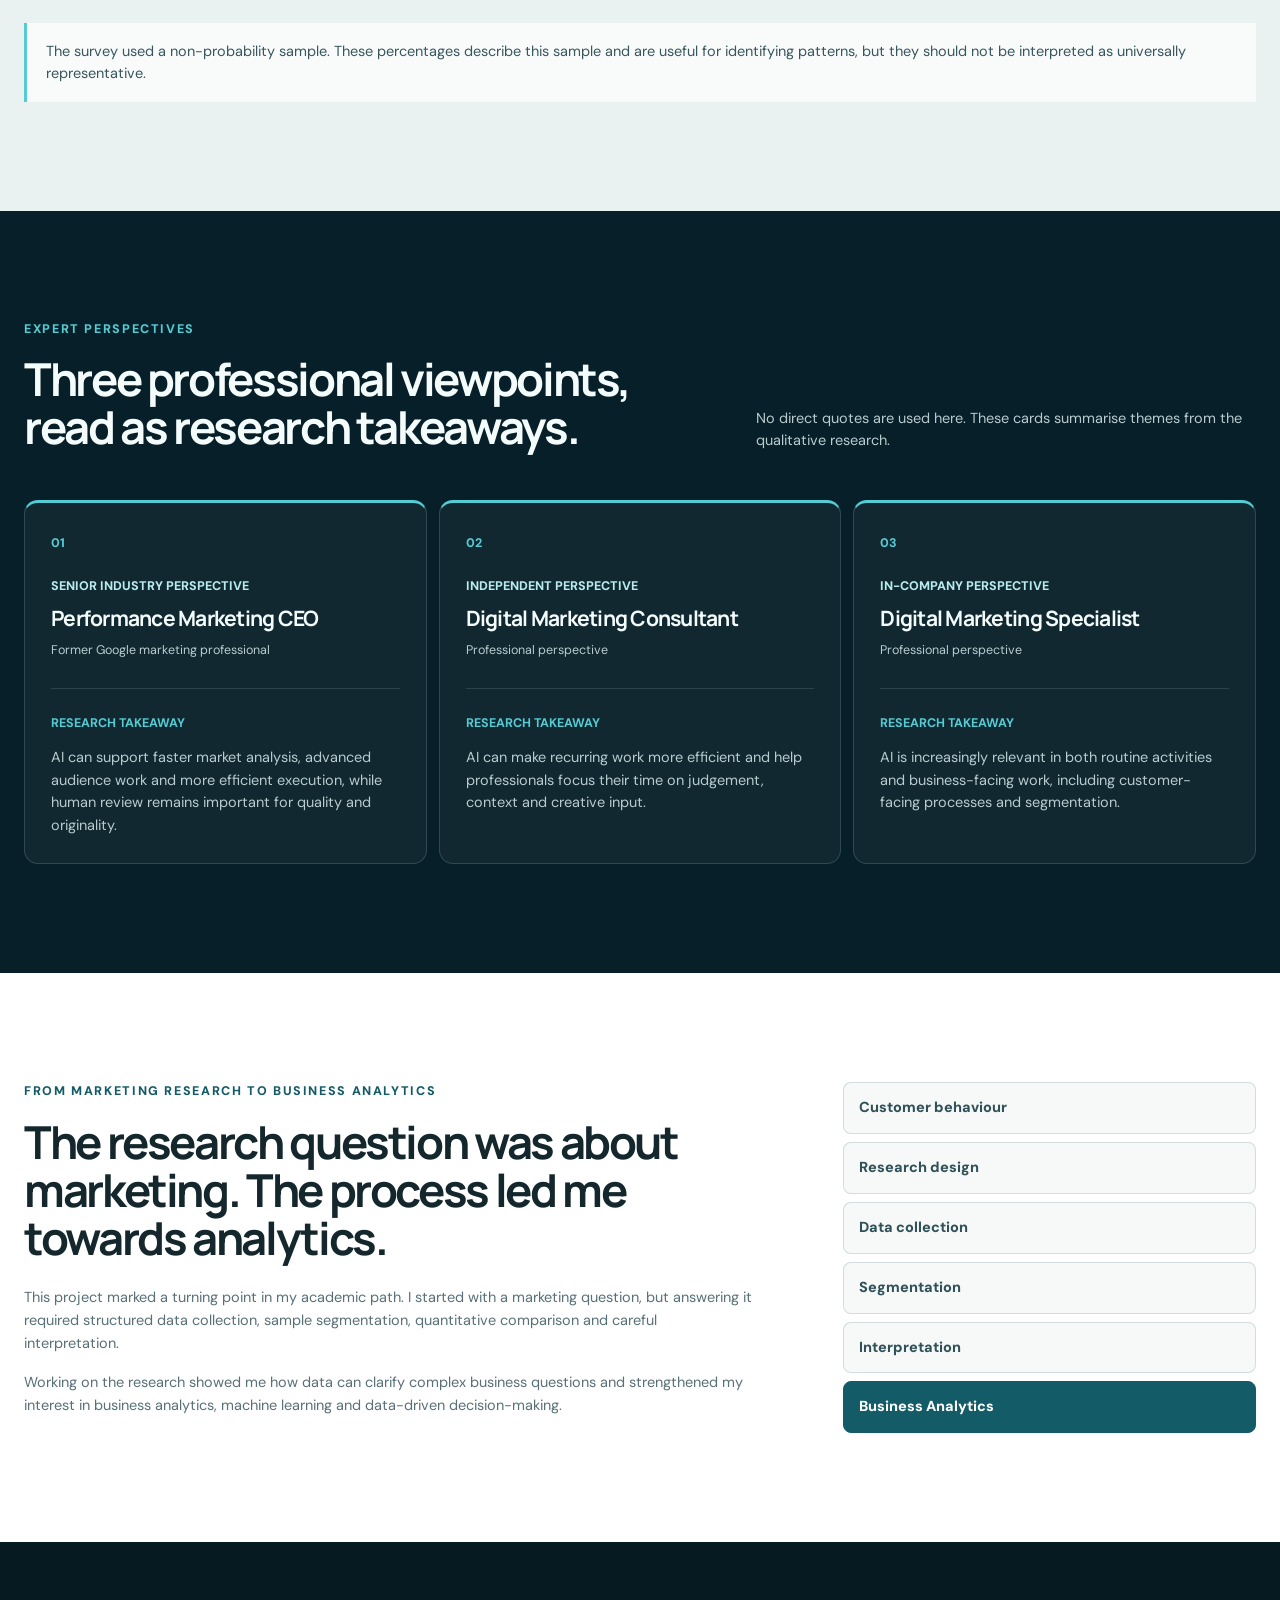
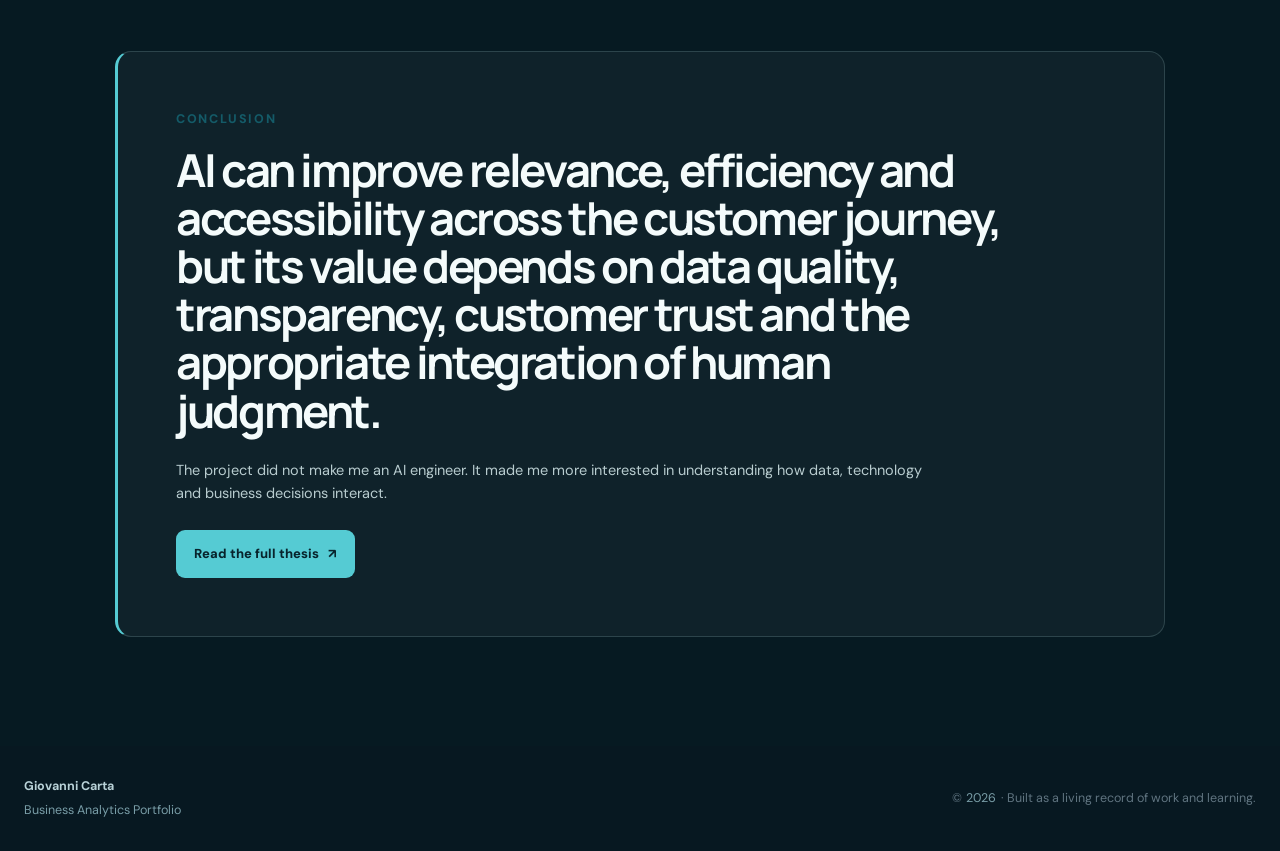
<file: projects/ai-customer-experience.html>
<!DOCTYPE html>
<html lang="en">
<head>
  <meta charset="UTF-8" />
  <meta name="viewport" content="width=device-width, initial-scale=1.0" />
  <meta name="description" content="A mixed-method case study on AI, Customer Experience, trust and human oversight by Giovanni Carta." />
  <meta name="theme-color" content="#f3f7f8" />
  <title>AI & Customer Experience | Giovanni Carta</title>
  <link rel="preconnect" href="https://fonts.googleapis.com">
  <link rel="preconnect" href="https://fonts.gstatic.com" crossorigin>
  <link href="https://fonts.googleapis.com/css2?family=DM+Sans:wght@400;500;600;700&family=Manrope:wght@500;600;700;800&display=swap" rel="stylesheet">
  <link rel="stylesheet" href="../assets/css/style.css" />
</head>
<body class="case-page ai-case-page">
  <a class="skip-link" href="#main-content">Skip to content</a>
  <div class="scroll-progress" aria-hidden="true"><span></span></div>
  <div class="page-glow glow-one" aria-hidden="true"></div>
  <div class="page-glow glow-two" aria-hidden="true"></div>
  <div class="noise" aria-hidden="true"></div>

  <header class="site-header">
    <div class="container nav-wrap">
      <a class="brand" href="../index.html" aria-label="Giovanni Carta homepage"><span class="brand-mark">GC</span><span>Giovanni Carta</span></a>
      <a class="back-link" href="../index.html#projects">← Back to projects</a>
    </div>
  </header>

  <main id="main-content">
    <section class="ai-case-hero">
      <div class="container ai-hero-grid">
        <div class="ai-hero-copy reveal">
          <p class="eyebrow">Master's thesis · Marketing research × analytics</p>
          <h1>AI can make customer interactions faster and more personalised. <span>But does it make them better?</span></h1>
          <p class="hero-copy">An empirical study combining customer data and professional perspectives to explore adoption, satisfaction, trust and the role of human oversight.</p>
          <div class="ai-hero-actions">
            <a class="button primary" href="../assets/Documents/ai-customer-experience-thesis.pdf.pdf" target="_blank" rel="noopener">Read the full thesis <span>↗</span></a>
            <span class="ai-thesis-label">Empirical research · 2024</span>
          </div>
        </div>
        <aside class="ai-hero-evidence reveal delay-1" aria-label="Research snapshot">
          <div class="evidence-grid">
            <div aria-label="194 respondents"><strong data-count="194">0</strong><span>respondents</span></div>
            <div aria-label="3 expert interviews"><strong data-count="3">0</strong><span>expert interviews</span></div>
            <div aria-label="mixed-method research"><strong>Mixed-method</strong><span>research</span></div>
          </div>
          <p>The qualitative research included three marketing professionals, among them Gianluca Binelli, a performance marketing CEO with nearly a decade of previous experience at Google.</p>
        </aside>
      </div>
      <div class="container ai-hero-signal" aria-hidden="true"><span>Customer data</span><i></i><span>Professional perspectives</span><i></i><span>Business interpretation</span></div>
    </section>

    <section class="section ai-question-section">
      <div class="container ai-question-layout">
        <div class="section-index reveal"><span>01</span><p>The starting question</p></div>
        <div class="ai-question-copy reveal">
          <p class="eyebrow">Research question</p>
          <h2>How can AI improve Customer Experience, and how do customers and marketing professionals perceive its benefits and risks?</h2>
        </div>
        <div class="ai-journey-list reveal delay-1" aria-label="AI applications studied along the customer journey">
          <span>Targeting &amp; segmentation</span><span>Content personalisation</span><span>Recommendations</span><span>Chatbots &amp; customer service</span><span>CRM</span><span>Retention &amp; churn prediction</span>
        </div>
      </div>
    </section>

    <section class="section ai-personal-section">
      <div class="container ai-personal-layout">
        <p class="eyebrow reveal">Why this project mattered to me</p>
        <div class="ai-personal-copy reveal delay-1">
          <h2>A marketing question became a way to work with evidence.</h2>
          <p>My academic background was rooted in marketing and customer behaviour. I became interested in AI not only as a technology, but as a business tool capable of changing how companies understand, serve and retain customers.</p>
          <p>To investigate this topic, I needed to move beyond theory. I had to structure a research question, collect evidence, compare groups and interpret the results carefully.</p>
        </div>
      </div>
    </section>

    <section class="section ai-method-section">
      <div class="container">
        <div class="section-heading reveal"><div><p class="eyebrow">Methodology</p><h2>A research process designed to connect business context with evidence.</h2></div></div>
        <div class="research-flow" aria-label="Research process">
          <div class="reveal"><span>01</span><strong>Business question</strong></div><i aria-hidden="true">→</i>
          <div class="reveal delay-1"><span>02</span><strong>Literature review</strong></div><i aria-hidden="true">→</i>
          <div class="reveal delay-2"><span>03</span><strong>3 expert interviews</strong></div><i aria-hidden="true">→</i>
          <div class="reveal delay-3"><span>04</span><strong>Online questionnaire</strong></div><i aria-hidden="true">→</i>
          <div class="reveal"><span>05</span><strong>194 responses</strong></div><i aria-hidden="true">→</i>
          <div class="reveal delay-1"><span>06</span><strong>Generational comparison</strong></div><i aria-hidden="true">→</i>
          <div class="reveal delay-2"><span>07</span><strong>Business interpretation</strong></div>
        </div>
        <p class="method-note reveal">The survey used a non-probability sample. The findings are therefore descriptive and useful for identifying patterns, but they should not be interpreted as universally representative.</p>
      </div>
    </section>

    <section class="section ai-perspectives-section">
      <div class="container">
        <div class="ai-perspective-intro reveal"><p class="eyebrow">Two perspectives</p><h2>Business value and customer value are connected, but they are not identical.</h2></div>
        <div class="perspective-grid">
          <article class="perspective-card professionals reveal"><p class="eyebrow">What professionals see</p><ul><li>Faster market analysis</li><li>Automation of repetitive tasks</li><li>Advanced segmentation</li><li>Support for content creation</li><li>Time and cost efficiency</li><li>Need for human review</li></ul></article>
          <article class="perspective-card customers reveal delay-1"><p class="eyebrow">What customers experience</p><ul><li>Faster access to support</li><li>Personalised interactions</li><li>Uneven satisfaction</li><li>Privacy concerns</li><li>Need for trust and transparency</li><li>Importance of human escalation</li></ul></article>
        </div>
      </div>
    </section>

    <section class="section ai-data-section data-story" data-narrative>
      <div class="container">
        <div class="ai-data-header reveal"><p class="eyebrow">Data story</p><h2>AI was already familiar. The real question was how differently people experienced it.</h2><p class="ai-data-deck">The results move from awareness to usage, then reveal an uneven experience and a clear trust challenge.</p></div>
        <div class="insight-list">
          <article class="insight-row reveal">
            <div class="insight-index">01</div>
            <div class="insight-visual meter-visual"><div class="meter-label"><strong>92.8%</strong><span>of respondents</span></div><div class="meter-track"><i style="--meter-value: 92.8%"></i></div><small>knew the term Artificial Intelligence</small></div>
            <div class="insight-copy"><h3>AI awareness was already widespread.</h3><dl><div><dt>What the data shows</dt><dd>92.8% of respondents knew the term Artificial Intelligence.</dd></div><div><dt>Why it matters</dt><dd>AI awareness was already widespread across the sample, especially among younger generations.</dd></div><div><dt>Business implication</dt><dd>Companies can focus less on explaining the label and more on making the customer value and limits of AI-supported interactions clear.</dd></div></dl></div>
          </article>
          <article class="insight-row reveal delay-1">
            <div class="insight-index">02</div>
            <div class="insight-visual meter-visual"><div class="meter-label"><strong>79.4%</strong><span>of respondents</span></div><div class="meter-track"><i style="--meter-value: 79.4%"></i></div><small>had interacted with a virtual assistant</small></div>
            <div class="insight-copy"><h3>Virtual assistants were already part of the journey.</h3><dl><div><dt>What the data shows</dt><dd>79.4% had interacted at least once with a virtual assistant.</dd></div><div><dt>Why it matters</dt><dd>AI was not only known. It was already part of the customer experience.</dd></div><div><dt>Business implication</dt><dd>Automated support should be treated as a customer touchpoint to design and improve, not simply as an operational shortcut.</dd></div></dl></div>
          </article>
          <article class="insight-row reveal delay-2">
            <div class="insight-index">03</div>
            <div class="insight-visual trend-visual"><div class="trend-line" aria-hidden="true"><i></i><i></i><i></i></div><div class="trend-labels"><span>Younger groups</span><span>Older groups</span></div><small>directional trend only — no group values shown</small></div>
            <div class="insight-copy"><h3>Customer experience differed across generations.</h3><dl><div><dt>What the data shows</dt><dd>Satisfaction with virtual assistants differed across generations and tended to decrease with age.</dd></div><div><dt>Why it matters</dt><dd>Different customer groups perceived the same technology differently.</dd></div><div><dt>Business implication</dt><dd>Companies should adapt automation, escalation options and communication style to the characteristics of their target audience.</dd></div></dl></div>
          </article>
          <article class="insight-row reveal delay-3">
            <div class="insight-index">04</div>
            <div class="insight-visual meter-visual concern-visual"><div class="meter-label"><strong>72.2%</strong><span>main privacy concern</span></div><div class="meter-track"><i style="--meter-value: 72.2%"></i></div><small>misuse of sensitive data</small></div>
            <div class="insight-copy"><h3>Privacy concerns focused on misuse of sensitive data.</h3><dl><div><dt>What the data shows</dt><dd>72.2% indicated misuse of sensitive data as their main privacy concern.</dd></div><div><dt>Why it matters</dt><dd>The strongest concern was not simply data collection, but the possibility that sensitive data could be misused.</dd></div><div><dt>Business implication</dt><dd>Clear governance, transparent communication and appropriate data practices matter alongside the convenience of AI-powered service.</dd></div></dl></div>
          </article>
        </div>
        <p class="data-story-note reveal">The survey used a non-probability sample. These percentages describe this sample and are useful for identifying patterns, but they should not be interpreted as universally representative.</p>
      </div>
    </section>

    <section class="section ai-experts-section">
      <div class="container">
        <div class="section-heading reveal"><div><p class="eyebrow">Expert perspectives</p><h2>Three professional viewpoints, read as research takeaways.</h2></div><p>No direct quotes are used here. These cards summarise themes from the qualitative research.</p></div>
        <div class="expert-grid">
          <article class="expert-card reveal"><span>01</span><p>Senior industry perspective</p><h3>Performance Marketing CEO</h3><small>Former Google marketing professional</small><div><strong>Research takeaway</strong><p>AI can support faster market analysis, advanced audience work and more efficient execution, while human review remains important for quality and originality.</p></div></article>
          <article class="expert-card reveal delay-1"><span>02</span><p>Independent perspective</p><h3>Digital Marketing Consultant</h3><small>Professional perspective</small><div><strong>Research takeaway</strong><p>AI can make recurring work more efficient and help professionals focus their time on judgement, context and creative input.</p></div></article>
          <article class="expert-card reveal delay-2"><span>03</span><p>In-company perspective</p><h3>Digital Marketing Specialist</h3><small>Professional perspective</small><div><strong>Research takeaway</strong><p>AI is increasingly relevant in both routine activities and business-facing work, including customer-facing processes and segmentation.</p></div></article>
        </div>
      </div>
    </section>

    <section class="section ai-bridge-section">
      <div class="container ai-bridge-layout">
        <div class="ai-bridge-copy reveal"><p class="eyebrow">From marketing research to business analytics</p><h2>The research question was about marketing. The process led me towards analytics.</h2><p>This project marked a turning point in my academic path. I started with a marketing question, but answering it required structured data collection, sample segmentation, quantitative comparison and careful interpretation.</p><p>Working on the research showed me how data can clarify complex business questions and strengthened my interest in business analytics, machine learning and data-driven decision-making.</p></div>
        <div class="bridge-flow reveal delay-1" aria-label="Path from customer behaviour to business analytics"><span>Customer behaviour</span><i>→</i><span>Research design</span><i>→</i><span>Data collection</span><i>→</i><span>Segmentation</span><i>→</i><span>Interpretation</span><i>→</i><strong>Business Analytics</strong></div>
      </div>
    </section>

    <section class="section ai-conclusion-section">
      <div class="container ai-conclusion-card reveal"><p class="eyebrow">Conclusion</p><h2>AI can improve relevance, efficiency and accessibility across the customer journey, but its value depends on data quality, transparency, customer trust and the appropriate integration of human judgment.</h2><p>The project did not make me an AI engineer. It made me more interested in understanding how data, technology and business decisions interact.</p><a class="button light" href="../assets/Documents/ai-customer-experience-thesis.pdf.pdf" target="_blank" rel="noopener">Read the full thesis <span>↗</span></a></div>
    </section>
  </main>

  <footer><div class="container footer-wrap"><div><strong>Giovanni Carta</strong><span>Business Analytics Portfolio</span></div><p>© <span id="year"></span> · Built as a living record of work and learning.</p></div></footer>
  <script src="../assets/js/main.js"></script>
</body>
</html>
</file>
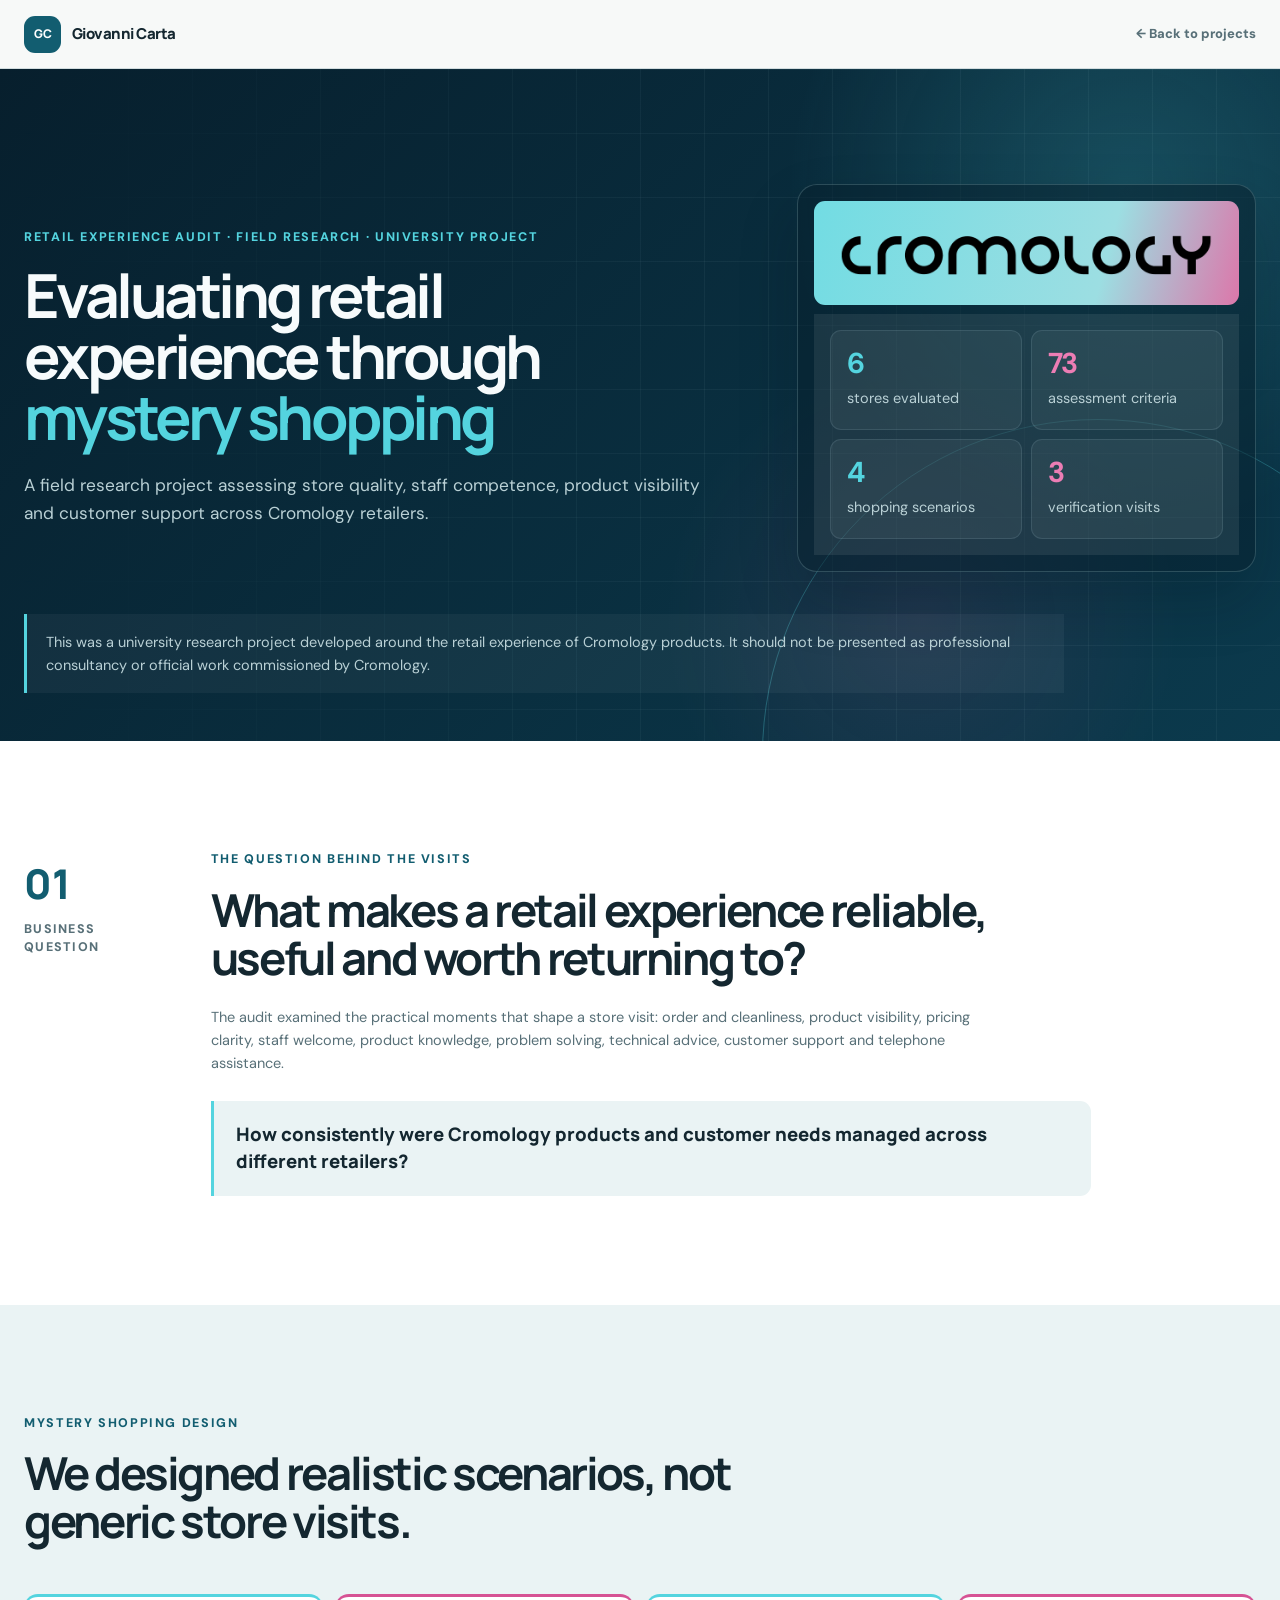
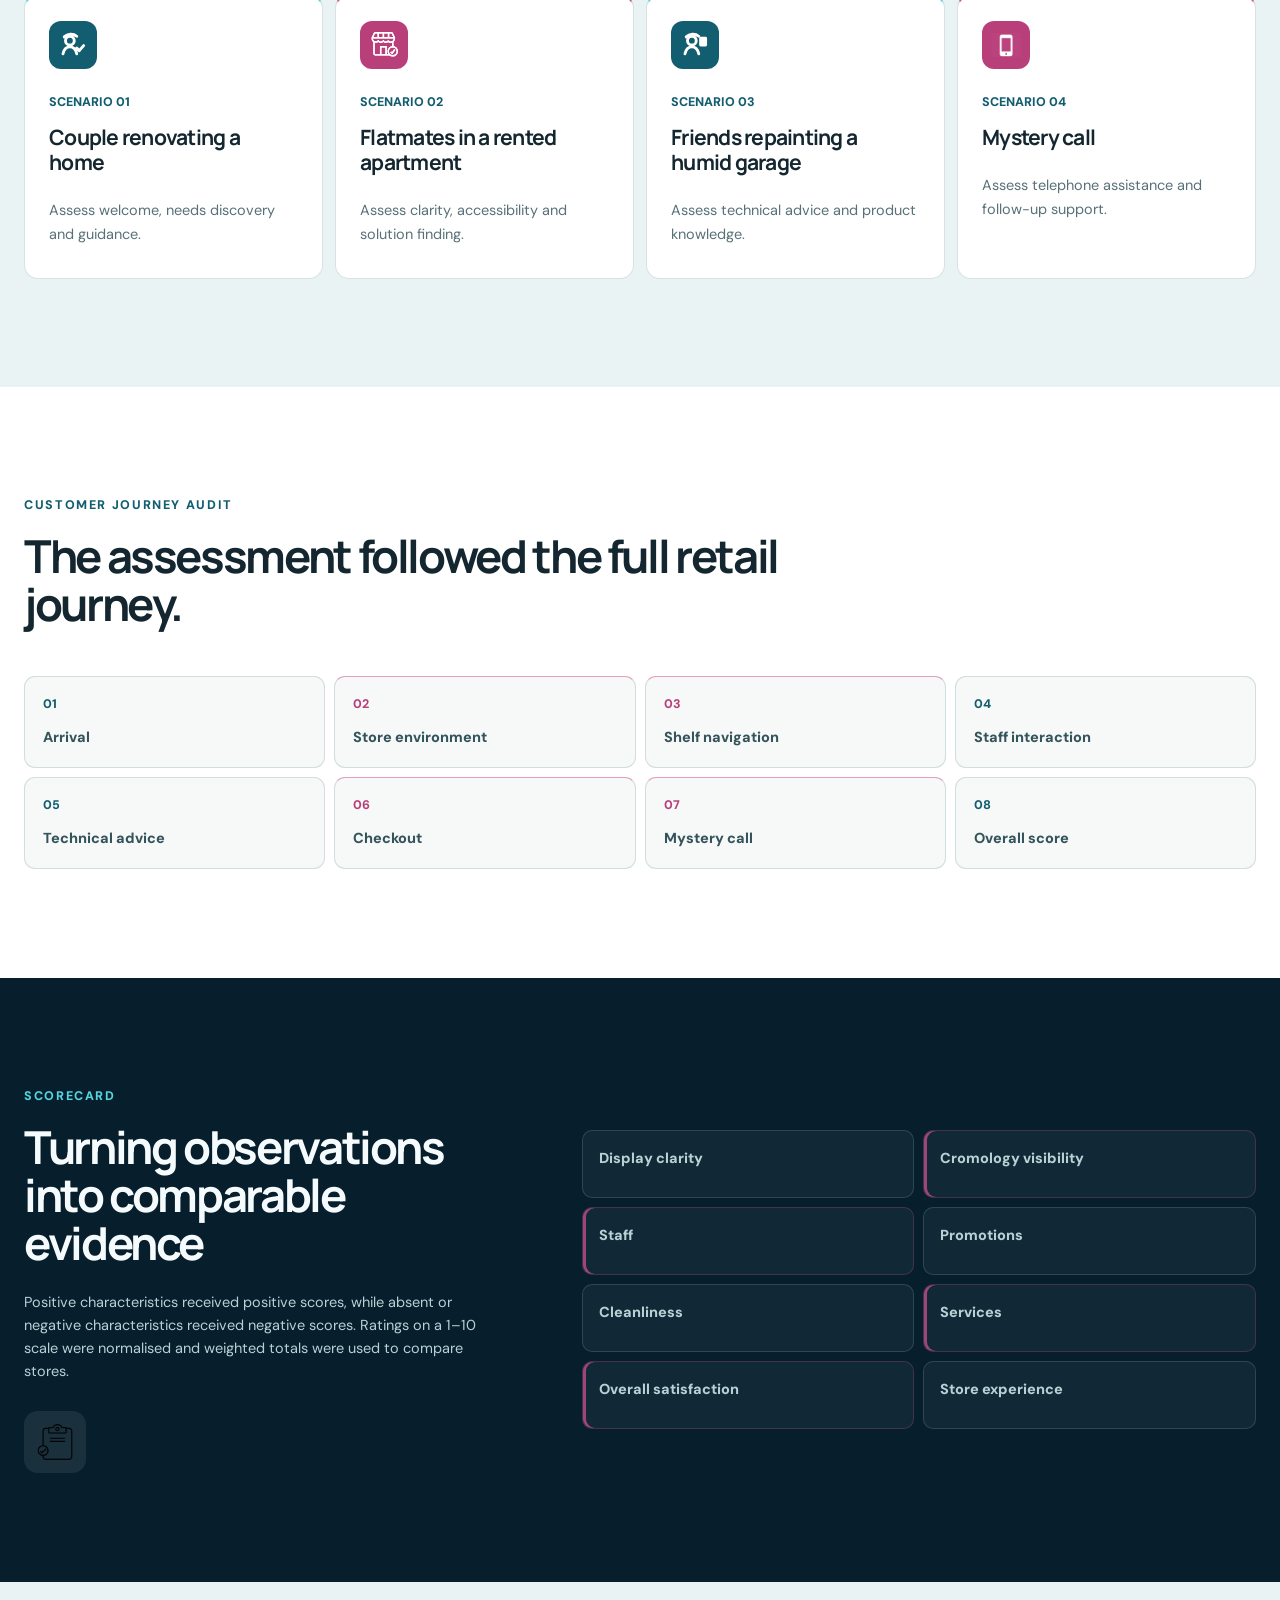
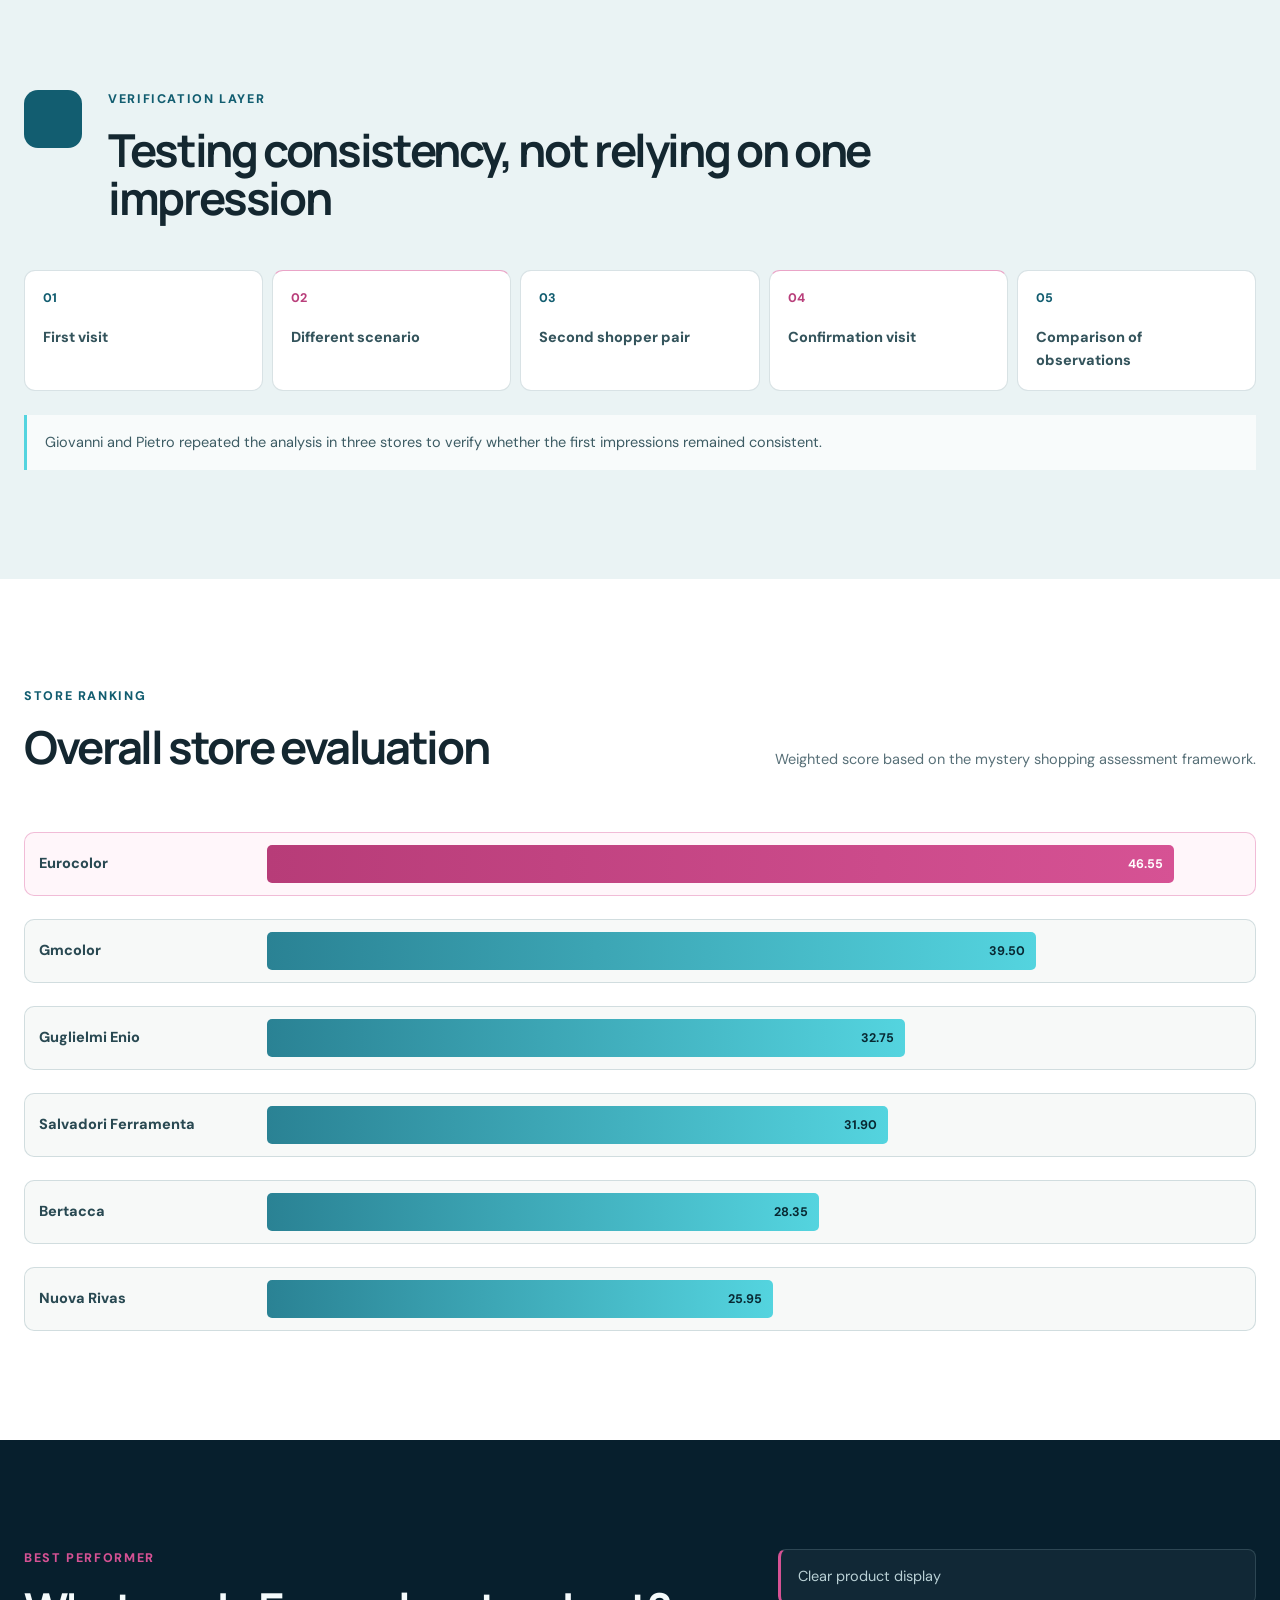
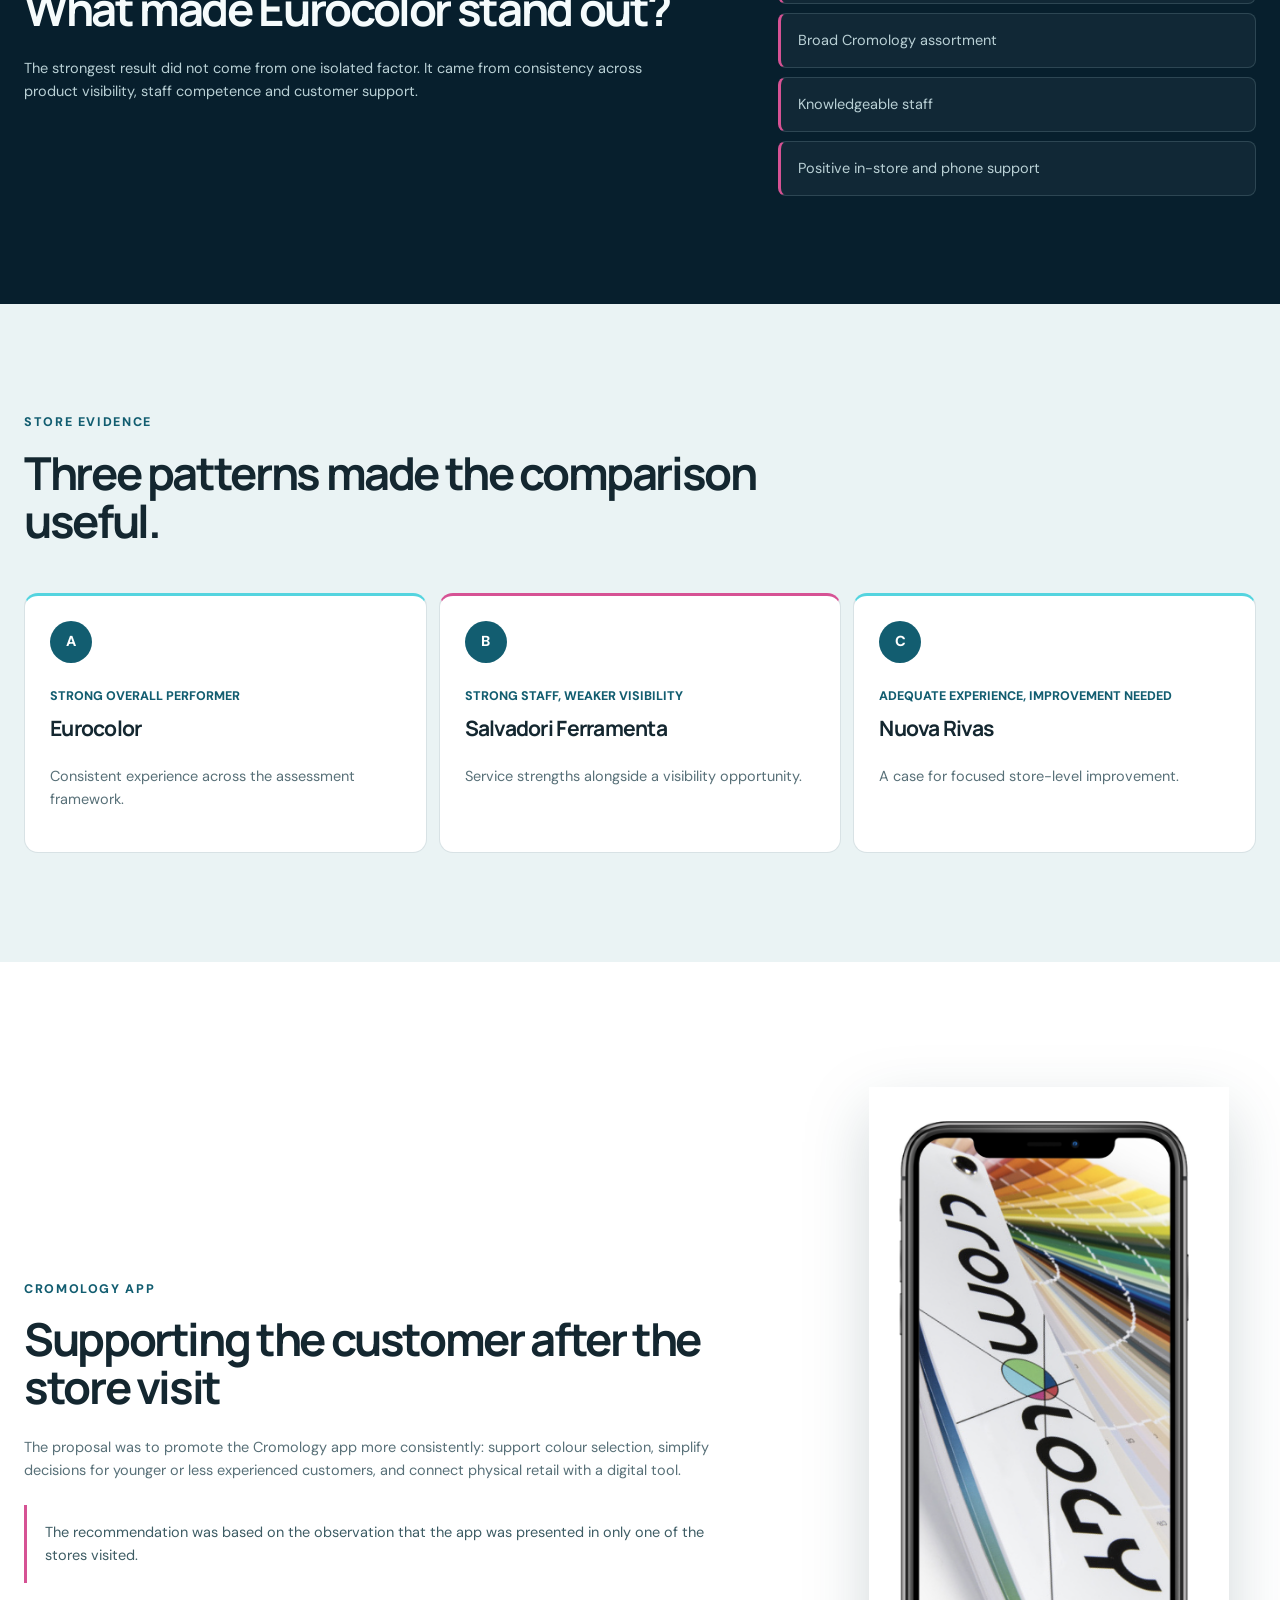
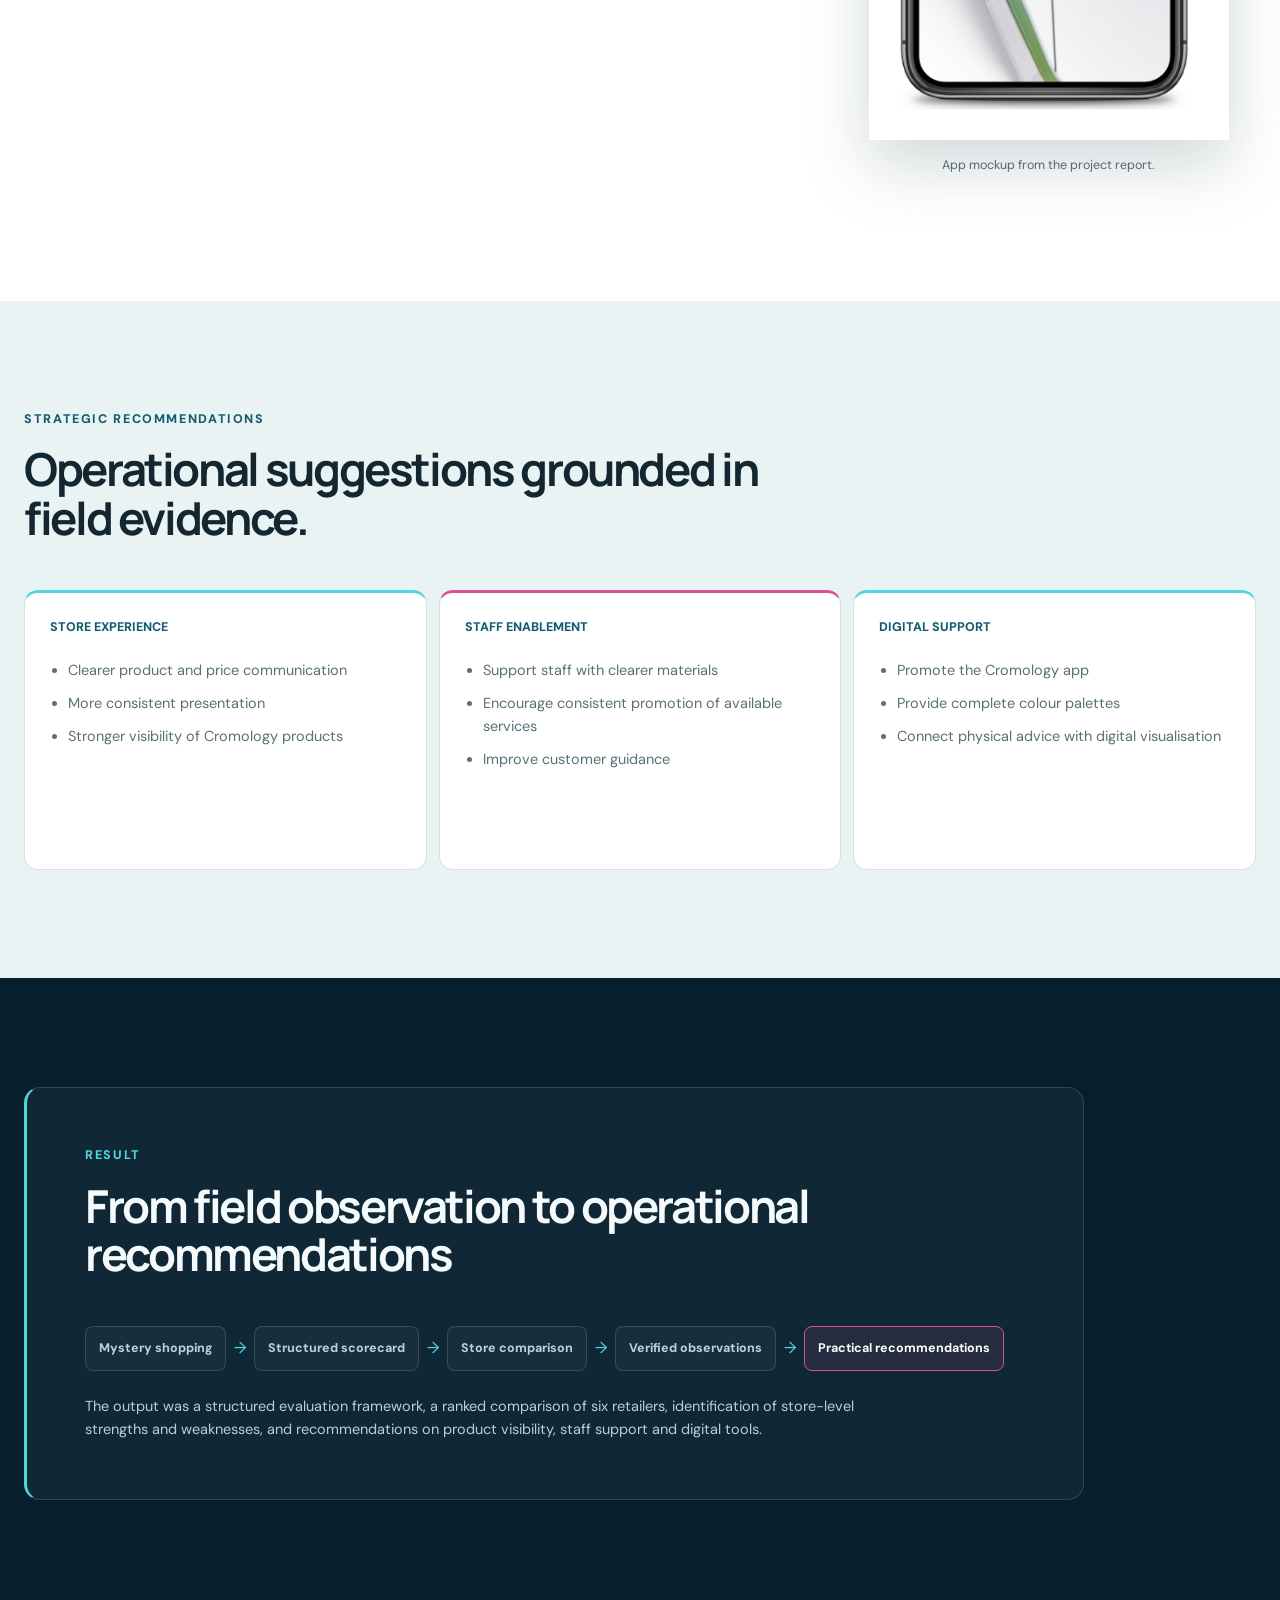
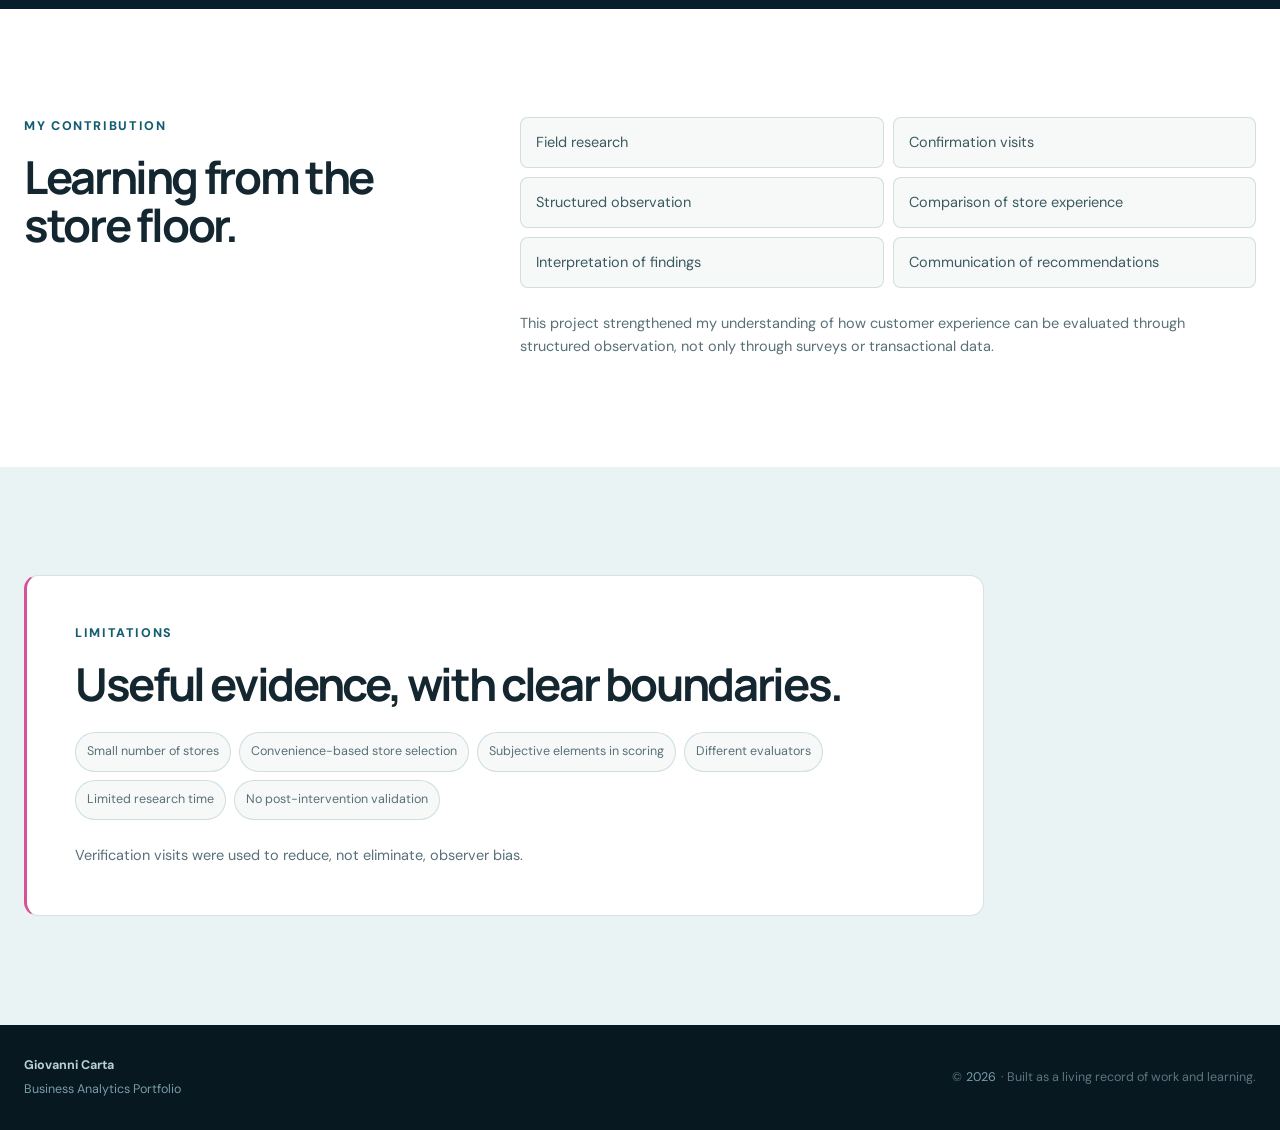
<file: projects/cromology-mystery-shopping.html>
<!DOCTYPE html>
<html lang="en">
<head>
  <meta charset="UTF-8" />
  <meta name="viewport" content="width=device-width, initial-scale=1.0" />
  <meta name="description" content="Retail Experience Audit — a university mystery shopping case study by Giovanni Carta." />
  <meta name="theme-color" content="#0b2940" />
  <title>Retail Experience Audit | Giovanni Carta</title>
  <link rel="preconnect" href="https://fonts.googleapis.com">
  <link rel="preconnect" href="https://fonts.gstatic.com" crossorigin>
  <link href="https://fonts.googleapis.com/css2?family=DM+Sans:wght@400;500;600;700&family=Manrope:wght@500;600;700;800&display=swap" rel="stylesheet">
  <link rel="stylesheet" href="../assets/css/style.css" />
</head>
<body class="case-page cromo-case-page">
  <a class="skip-link" href="#main-content">Skip to content</a>
  <div class="scroll-progress" aria-hidden="true"><span></span></div>

  <header class="site-header cromo-header">
    <div class="container nav-wrap">
      <a class="brand cromo-brand" href="../index.html" aria-label="Giovanni Carta homepage"><span class="brand-mark">GC</span><span>Giovanni Carta</span></a>
      <a class="back-link cromo-back-link" href="../index.html#projects">← Back to projects</a>
    </div>
  </header>

  <main id="main-content">
    <section class="cromo-hero">
      <div class="cromo-hero-grid" aria-hidden="true"></div>
      <div class="container cromo-hero-layout">
        <div class="cromo-hero-copy reveal">
          <p class="eyebrow">Retail experience audit · Field research · University project</p>
          <h1>Evaluating retail experience through <span>mystery shopping</span></h1>
          <p>A field research project assessing store quality, staff competence, product visibility and customer support across Cromology retailers.</p>
        </div>
        <aside class="cromo-hero-evidence reveal delay-1" aria-label="Project scope">
          <img src="../assets/images/big-mystery-shopper/cromology-wordmark.png" alt="Cromology logo" />
          <div class="cromo-evidence-grid"><div><strong data-count="6">6</strong><span>stores evaluated</span></div><div><strong data-count="73">73</strong><span>assessment criteria</span></div><div><strong data-count="4">4</strong><span>shopping scenarios</span></div><div><strong data-count="3">3</strong><span>verification visits</span></div></div>
        </aside>
      </div>
      <div class="container"><p class="cromo-project-note reveal delay-2">This was a university research project developed around the retail experience of Cromology products. It should not be presented as professional consultancy or official work commissioned by Cromology.</p></div>
    </section>

    <section class="section cromo-question-section">
      <div class="container cromo-question-layout">
        <div class="section-index reveal"><span>01</span><p>Business question</p></div>
        <div class="reveal"><p class="eyebrow">The question behind the visits</p><h2>What makes a retail experience reliable, useful and worth returning to?</h2><p>The audit examined the practical moments that shape a store visit: order and cleanliness, product visibility, pricing clarity, staff welcome, product knowledge, problem solving, technical advice, customer support and telephone assistance.</p><p class="cromo-question">How consistently were Cromology products and customer needs managed across different retailers?</p></div>
      </div>
    </section>

    <section class="section cromo-design-section">
      <div class="container"><div class="cromo-section-intro reveal"><p class="eyebrow">Mystery shopping design</p><h2>We designed realistic scenarios, not generic store visits.</h2></div>
      <div class="cromo-scenarios">
        <article class="reveal"><svg class="cromo-scenario-icon" viewBox="0 0 48 48" aria-hidden="true"><circle cx="19" cy="17" r="7"/><path d="M8 38c1.5-7 5.5-11 11-11s9.5 4 11 11M30 29l4 4 7-8"/><path d="M10 11c5-5 14-6 20-1"/></svg><p>Scenario 01</p><h3>Couple renovating a home</h3><span>Assess welcome, needs discovery and guidance.</span></article>
        <article class="reveal delay-1"><img src="../assets/images/store-icon.svg" alt="Store icon" /><p>Scenario 02</p><h3>Flatmates in a rented apartment</h3><span>Assess clarity, accessibility and solution finding.</span></article>
        <article class="reveal delay-2"><svg class="cromo-scenario-icon" viewBox="0 0 48 48" aria-hidden="true"><circle cx="19" cy="17" r="7"/><path d="M8 38c1.5-7 5.5-11 11-11s9.5 4 11 11M33 13h8v11h-8zM35 17h4M35 21h4"/><path d="M10 11c5-5 14-6 20-1"/></svg><p>Scenario 03</p><h3>Friends repainting a humid garage</h3><span>Assess technical advice and product knowledge.</span></article>
        <article class="reveal delay-3"><img src="../assets/images/phone-icon.png" alt="Phone icon" /><p>Scenario 04</p><h3>Mystery call</h3><span>Assess telephone assistance and follow-up support.</span></article>
      </div></div>
    </section>

    <section class="section cromo-journey-section">
      <div class="container"><div class="cromo-section-intro reveal"><p class="eyebrow">Customer journey audit</p><h2>The assessment followed the full retail journey.</h2></div>
      <ol class="cromo-journey reveal" aria-label="Retail audit journey"><li>Arrival</li><li>Store environment</li><li>Shelf navigation</li><li>Staff interaction</li><li>Technical advice</li><li>Checkout</li><li>Mystery call</li><li>Overall score</li></ol></div>
    </section>

    <section class="section cromo-score-section">
      <div class="container cromo-score-layout"><div class="cromo-score-copy reveal"><p class="eyebrow">Scorecard</p><h2>Turning observations into comparable evidence</h2><p>Positive characteristics received positive scores, while absent or negative characteristics received negative scores. Ratings on a 1–10 scale were normalised and weighted totals were used to compare stores.</p><img src="../assets/images/scorecard-icon.png" alt="Scorecard icon" /></div>
      <div class="cromo-dimensions reveal delay-1"><span>Display clarity</span><span>Cromology visibility</span><span>Staff</span><span>Promotions</span><span>Cleanliness</span><span>Services</span><span>Overall satisfaction</span><span>Store experience</span></div></div>
    </section>

    <section class="section cromo-verification-section">
      <div class="container"><div class="cromo-verification-head reveal"><div class="cromo-verification-icon" aria-hidden="true"><i></i><i></i></div><div><p class="eyebrow">Verification layer</p><h2>Testing consistency, not relying on one impression</h2></div></div>
      <ol class="cromo-verification-flow reveal"><li>First visit</li><li>Different scenario</li><li>Second shopper pair</li><li>Confirmation visit</li><li>Comparison of observations</li></ol><p class="cromo-verification-note reveal">Giovanni and Pietro repeated the analysis in three stores to verify whether the first impressions remained consistent.</p></div>
    </section>

    <section class="section cromo-ranking-section">
      <div class="container"><div class="section-heading reveal"><div><p class="eyebrow">Store ranking</p><h2>Overall store evaluation</h2></div><p>Weighted score based on the mystery shopping assessment framework.</p></div>
      <div class="cromo-ranking reveal" role="img" aria-label="Store ranking: Eurocolor 46.55, Gmcolor 39.50, Guglielmi Enio 32.75, Salvadori Ferramenta 31.90, Bertacca 28.35, Nuova Rivas 25.95."><div class="cromo-bar best"><span>Eurocolor</span><i style="--score: 93.1%"><b>46.55</b></i></div><div class="cromo-bar"><span>Gmcolor</span><i style="--score: 79%"><b>39.50</b></i></div><div class="cromo-bar"><span>Guglielmi Enio</span><i style="--score: 65.5%"><b>32.75</b></i></div><div class="cromo-bar"><span>Salvadori Ferramenta</span><i style="--score: 63.8%"><b>31.90</b></i></div><div class="cromo-bar"><span>Bertacca</span><i style="--score: 56.7%"><b>28.35</b></i></div><div class="cromo-bar"><span>Nuova Rivas</span><i style="--score: 51.9%"><b>25.95</b></i></div></div></div>
    </section>

    <section class="section cromo-best-section"><div class="container cromo-best-grid"><div class="reveal"><p class="eyebrow">Best performer</p><h2>What made Eurocolor stand out?</h2><p>The strongest result did not come from one isolated factor. It came from consistency across product visibility, staff competence and customer support.</p></div><ul class="reveal delay-1"><li>Clear product display</li><li>Broad Cromology assortment</li><li>Knowledgeable staff</li><li>Positive in-store and phone support</li></ul></div></section>

    <section class="section cromo-evidence-section"><div class="container"><div class="cromo-section-intro reveal"><p class="eyebrow">Store evidence</p><h2>Three patterns made the comparison useful.</h2></div><div class="cromo-archetypes"><article class="reveal"><span>A</span><p>Strong overall performer</p><h3>Eurocolor</h3><small>Consistent experience across the assessment framework.</small></article><article class="reveal delay-1"><span>B</span><p>Strong staff, weaker visibility</p><h3>Salvadori Ferramenta</h3><small>Service strengths alongside a visibility opportunity.</small></article><article class="reveal delay-2"><span>C</span><p>Adequate experience, improvement needed</p><h3>Nuova Rivas</h3><small>A case for focused store-level improvement.</small></article></div></div></section>

    <section class="section cromo-app-section"><div class="container cromo-app-layout"><div class="cromo-app-copy reveal"><p class="eyebrow">Cromology app</p><h2>Supporting the customer after the store visit</h2><p>The proposal was to promote the Cromology app more consistently: support colour selection, simplify decisions for younger or less experienced customers, and connect physical retail with a digital tool.</p><p class="cromo-app-note">The recommendation was based on the observation that the app was presented in only one of the stores visited.</p></div><figure class="cromo-app-figure reveal delay-1"><img src="../assets/images/big-mystery-shopper/cromology-app.png" alt="Cromology app mockup extracted from the project report" loading="lazy" /><figcaption>App mockup from the project report.</figcaption></figure></div></section>

    <section class="section cromo-recommendations-section"><div class="container"><div class="cromo-section-intro reveal"><p class="eyebrow">Strategic recommendations</p><h2>Operational suggestions grounded in field evidence.</h2></div><div class="cromo-recommendations"><article class="reveal"><p>Store experience</p><ul><li>Clearer product and price communication</li><li>More consistent presentation</li><li>Stronger visibility of Cromology products</li></ul></article><article class="reveal delay-1"><p>Staff enablement</p><ul><li>Support staff with clearer materials</li><li>Encourage consistent promotion of available services</li><li>Improve customer guidance</li></ul></article><article class="reveal delay-2"><p>Digital support</p><ul><li>Promote the Cromology app</li><li>Provide complete colour palettes</li><li>Connect physical advice with digital visualisation</li></ul></article></div></div></section>

    <section class="section cromo-result-section"><div class="container"><div class="cromo-result-card reveal"><p class="eyebrow">Result</p><h2>From field observation to operational recommendations</h2><div class="cromo-result-flow"><span>Mystery shopping</span><i>→</i><span>Structured scorecard</span><i>→</i><span>Store comparison</span><i>→</i><span>Verified observations</span><i>→</i><strong>Practical recommendations</strong></div><p>The output was a structured evaluation framework, a ranked comparison of six retailers, identification of store-level strengths and weaknesses, and recommendations on product visibility, staff support and digital tools.</p></div></div></section>

    <section class="section cromo-contribution-section"><div class="container cromo-contribution-layout"><div class="reveal"><p class="eyebrow">My contribution</p><h2>Learning from the store floor.</h2></div><div class="reveal delay-1"><!-- VERIFY AND PERSONALISE GIOVANNI'S INDIVIDUAL CONTRIBUTION --><ul><li>Field research</li><li>Confirmation visits</li><li>Structured observation</li><li>Comparison of store experience</li><li>Interpretation of findings</li><li>Communication of recommendations</li></ul><p>This project strengthened my understanding of how customer experience can be evaluated through structured observation, not only through surveys or transactional data.</p></div></div></section>

    <section class="section cromo-limitations-section"><div class="container"><div class="cromo-limitations reveal"><p class="eyebrow">Limitations</p><h2>Useful evidence, with clear boundaries.</h2><ul><li>Small number of stores</li><li>Convenience-based store selection</li><li>Subjective elements in scoring</li><li>Different evaluators</li><li>Limited research time</li><li>No post-intervention validation</li></ul><p>Verification visits were used to reduce, not eliminate, observer bias.</p></div></div></section>
  </main>

  <footer><div class="container footer-wrap"><div><strong>Giovanni Carta</strong><span>Business Analytics Portfolio</span></div><p>© <span id="year"></span> · Built as a living record of work and learning.</p></div></footer>
  <script src="../assets/js/main.js"></script>
</body>
</html>
</file>
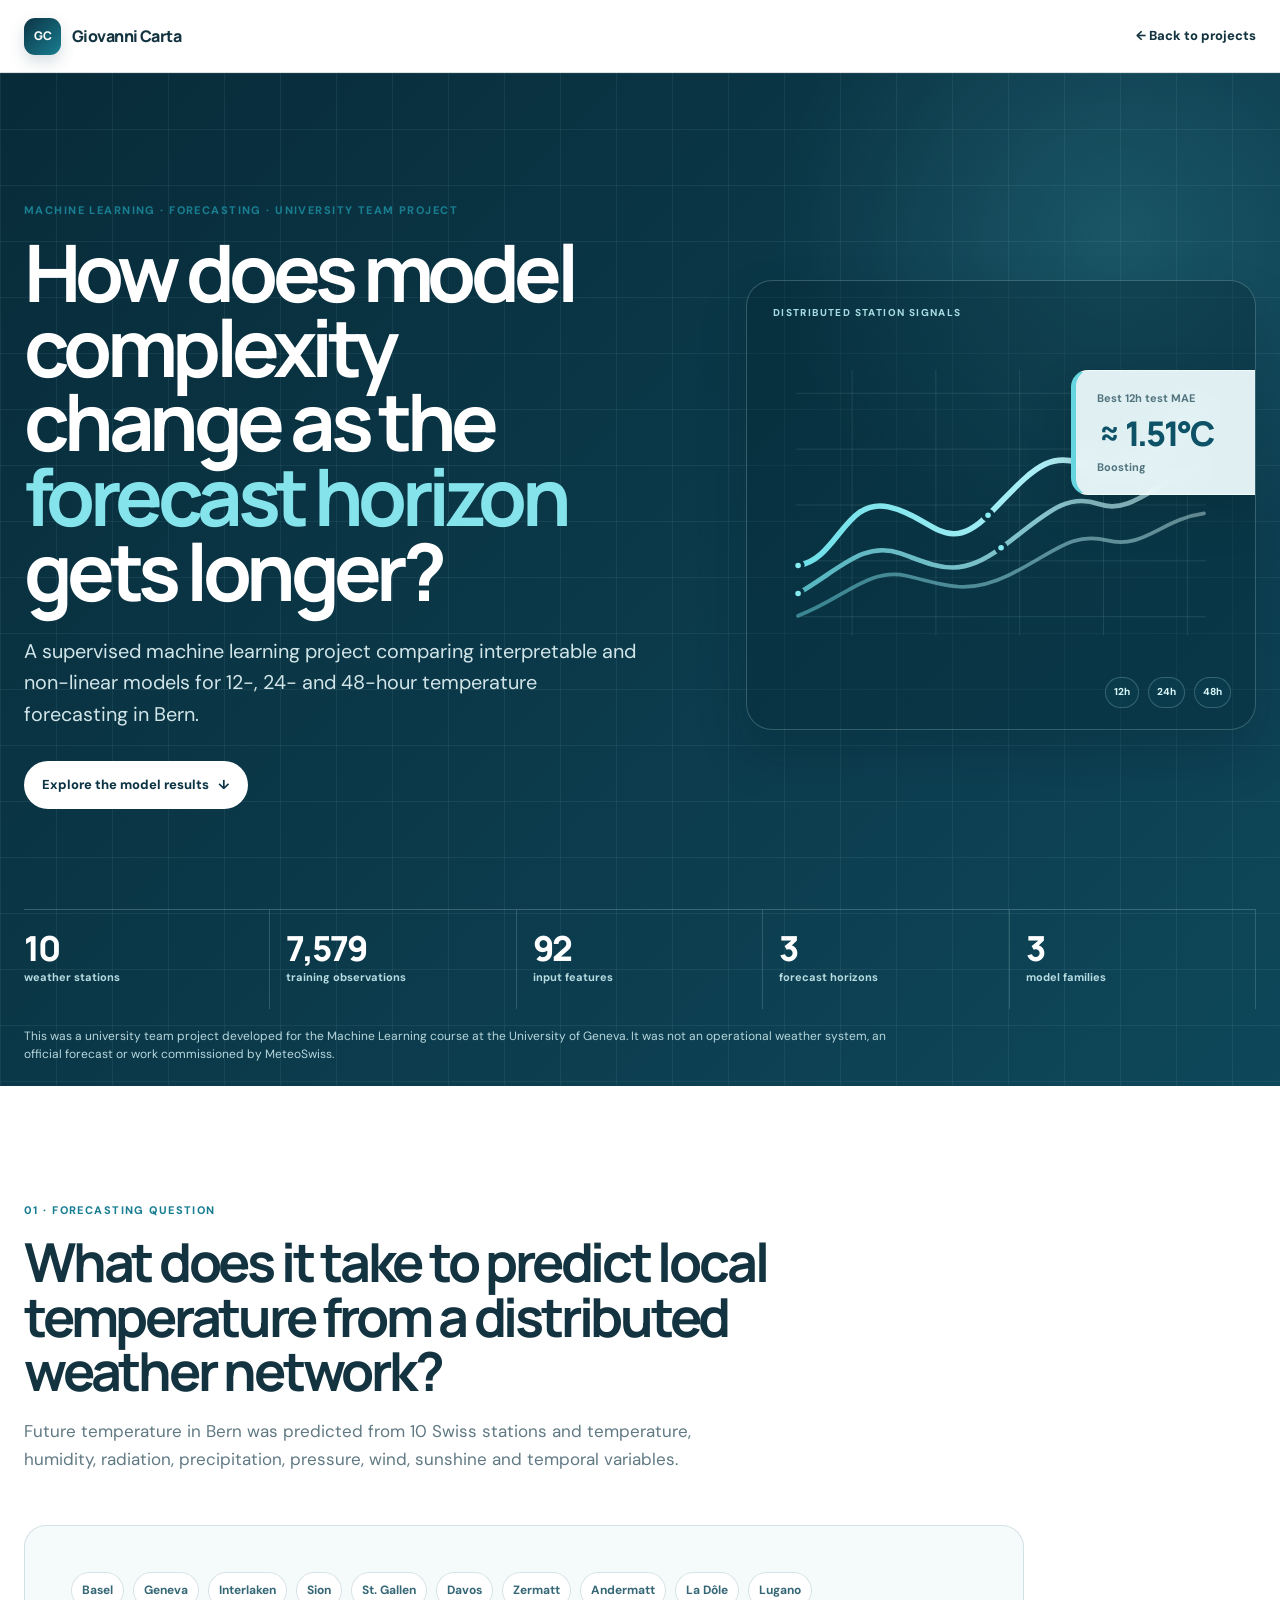
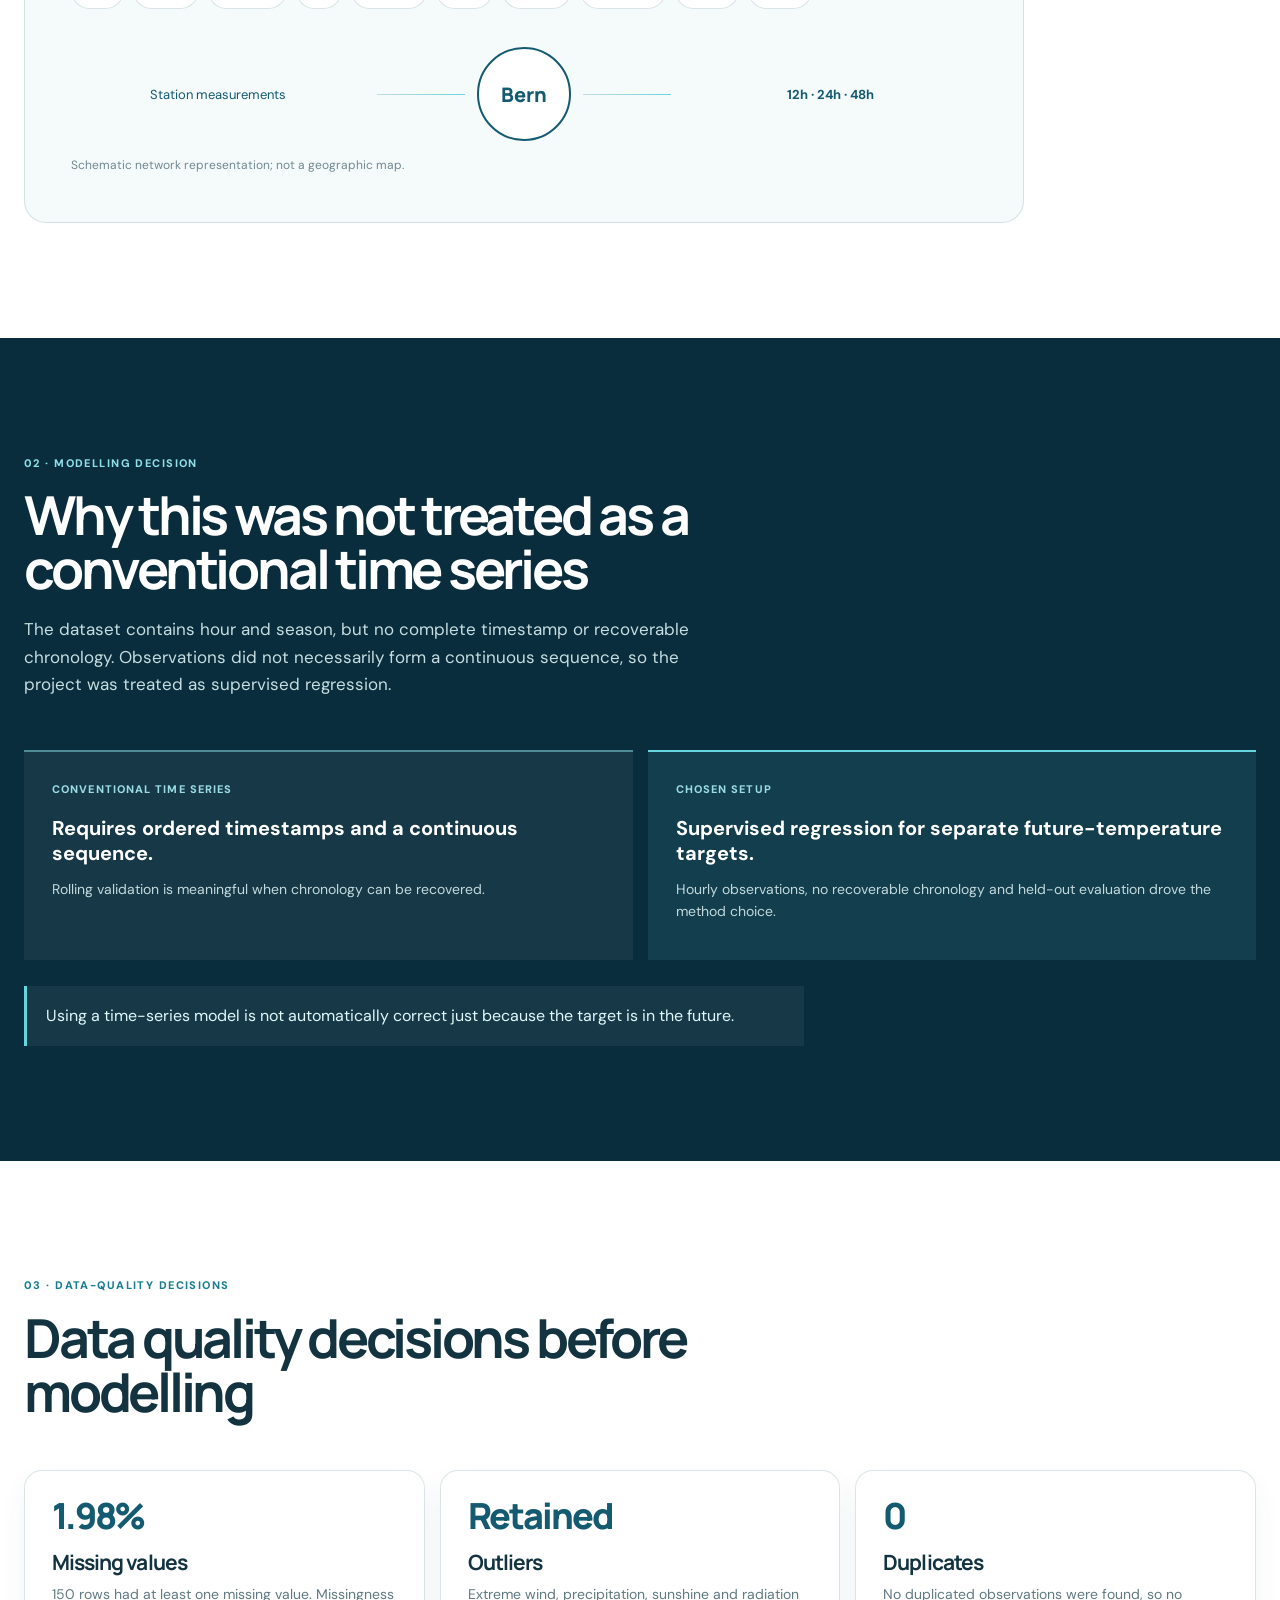
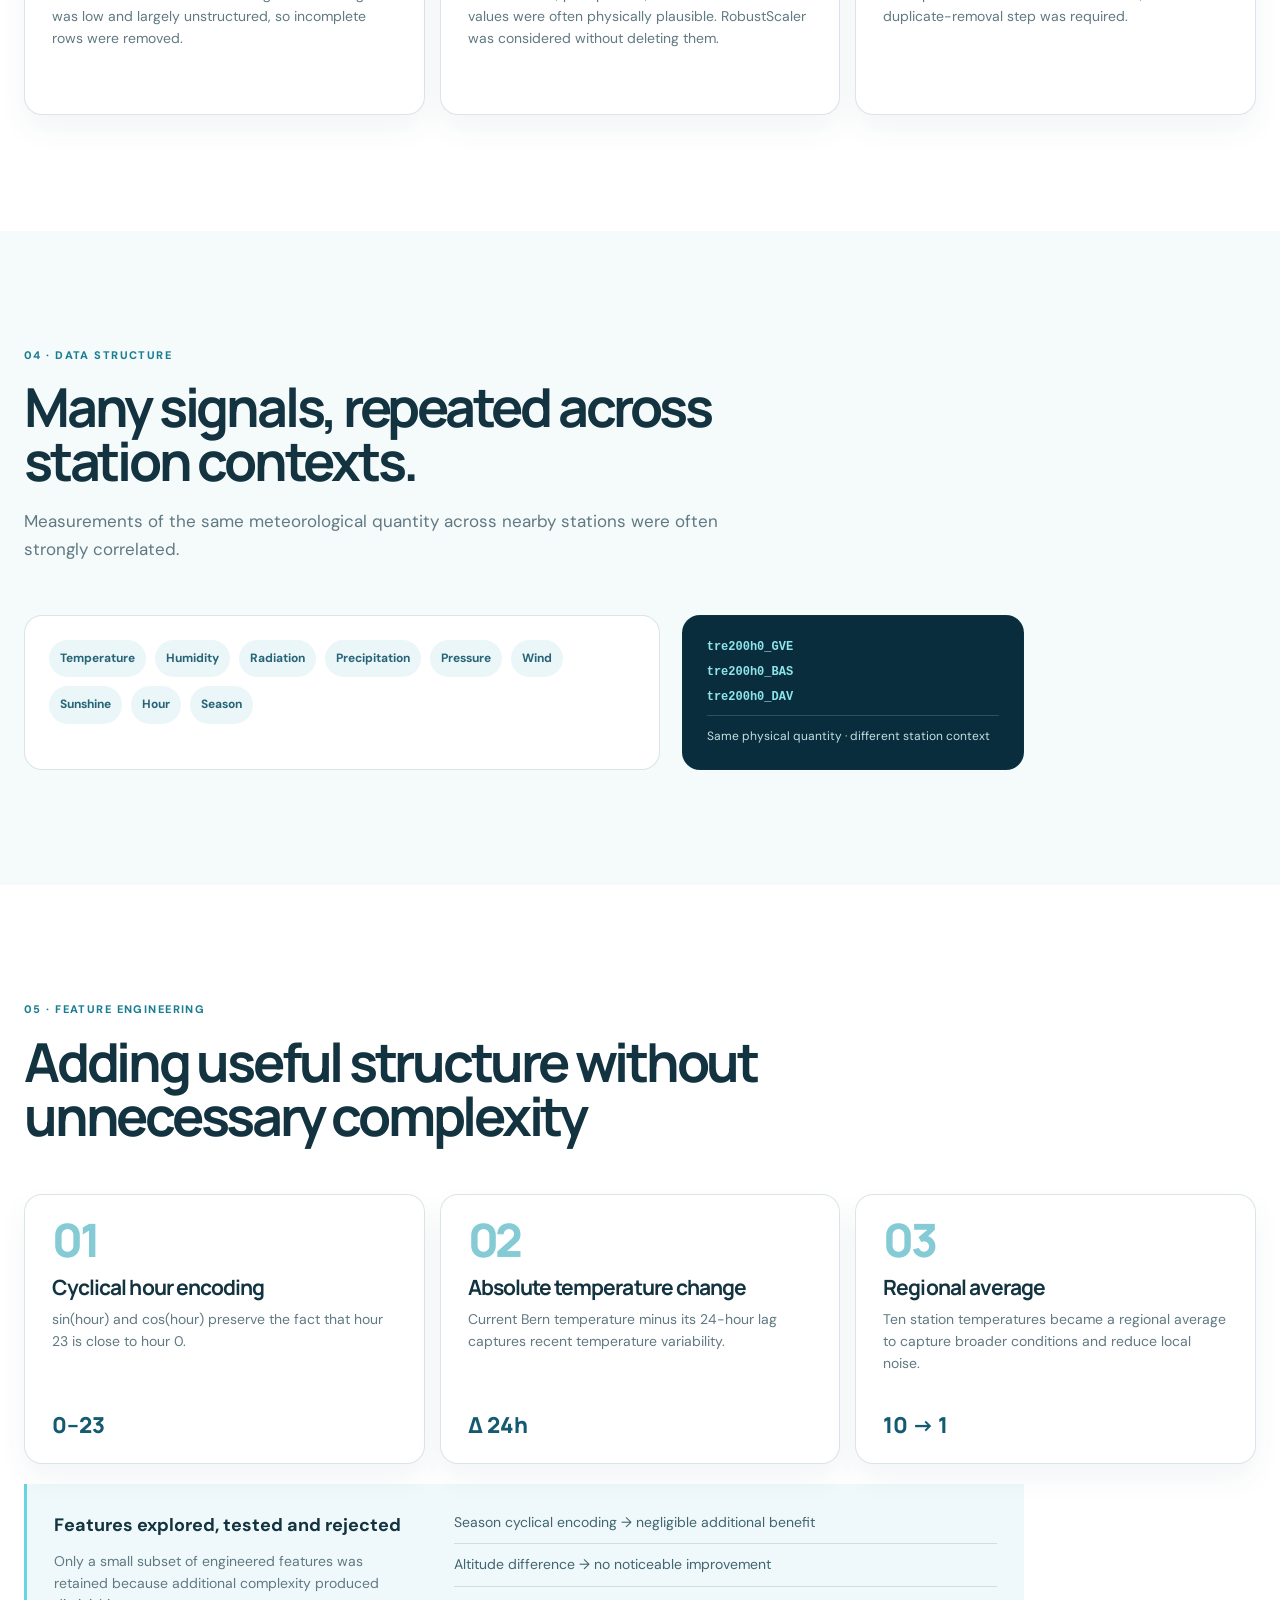
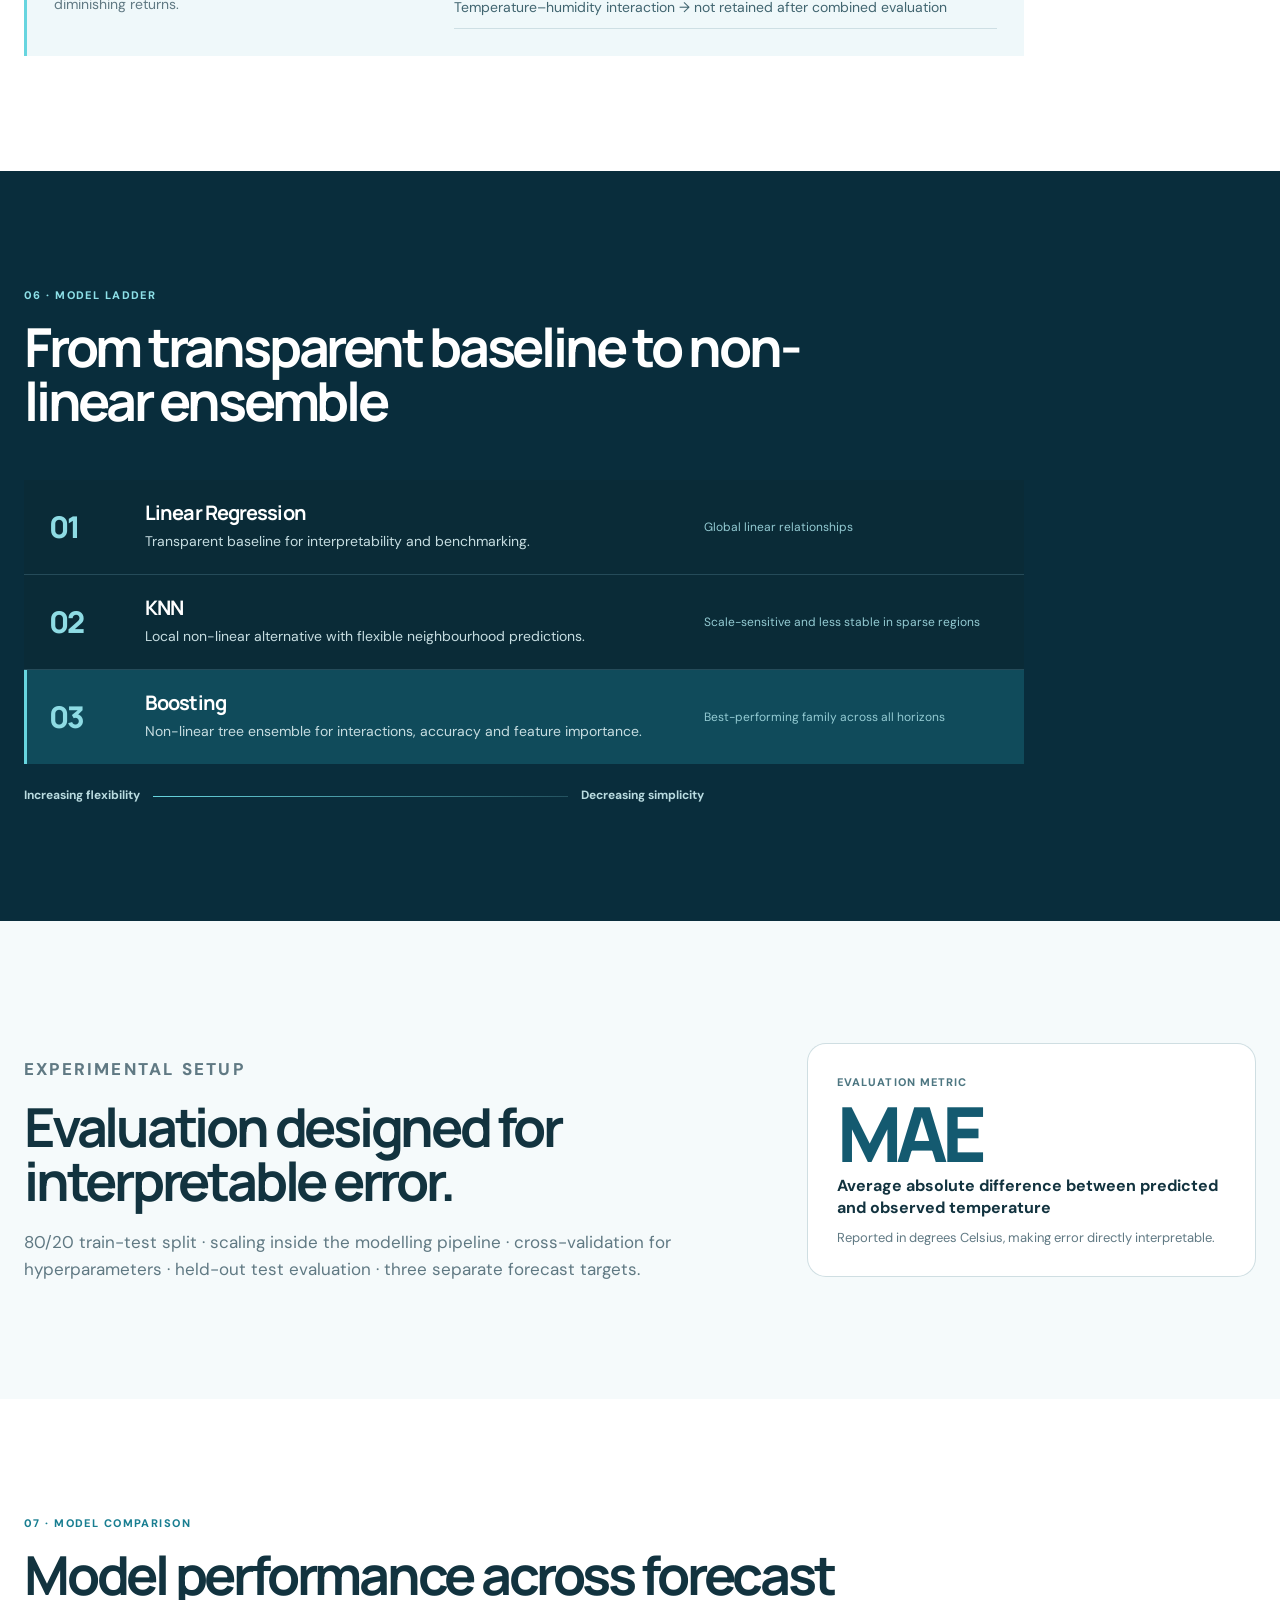
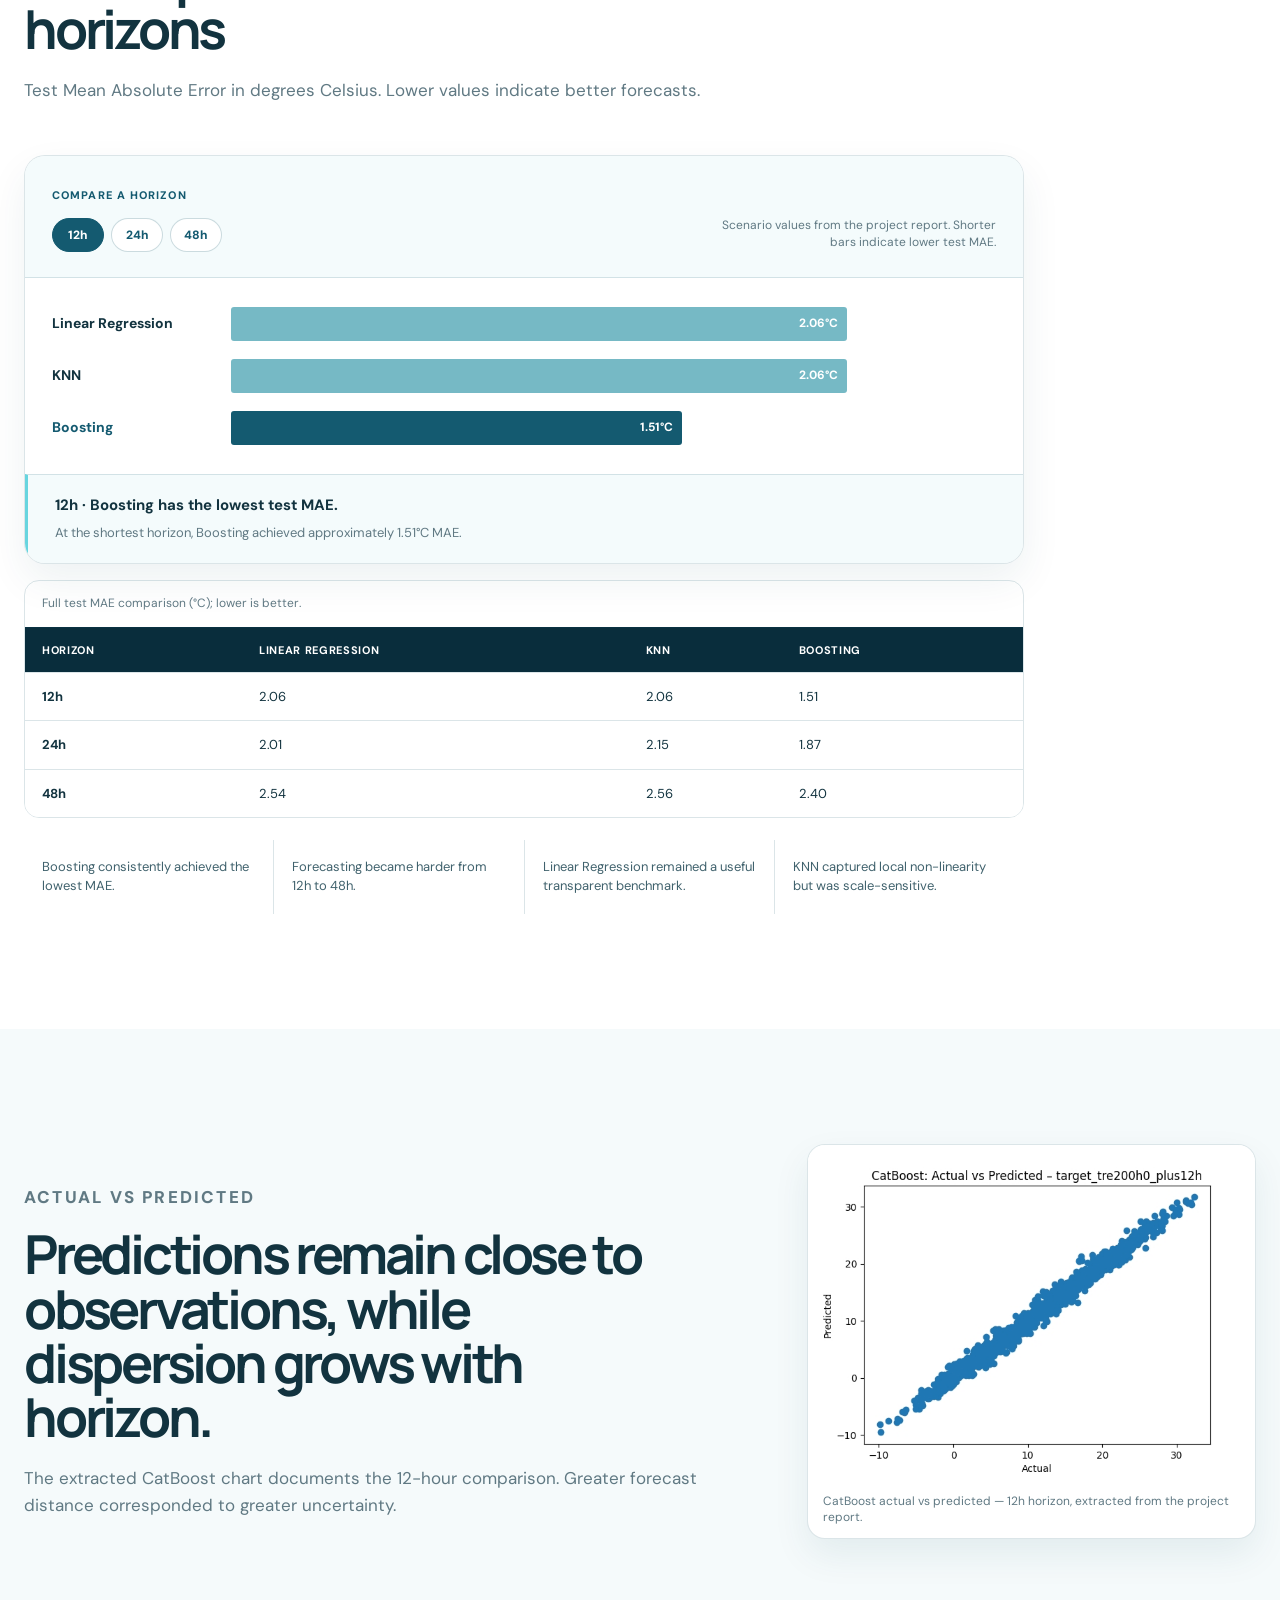
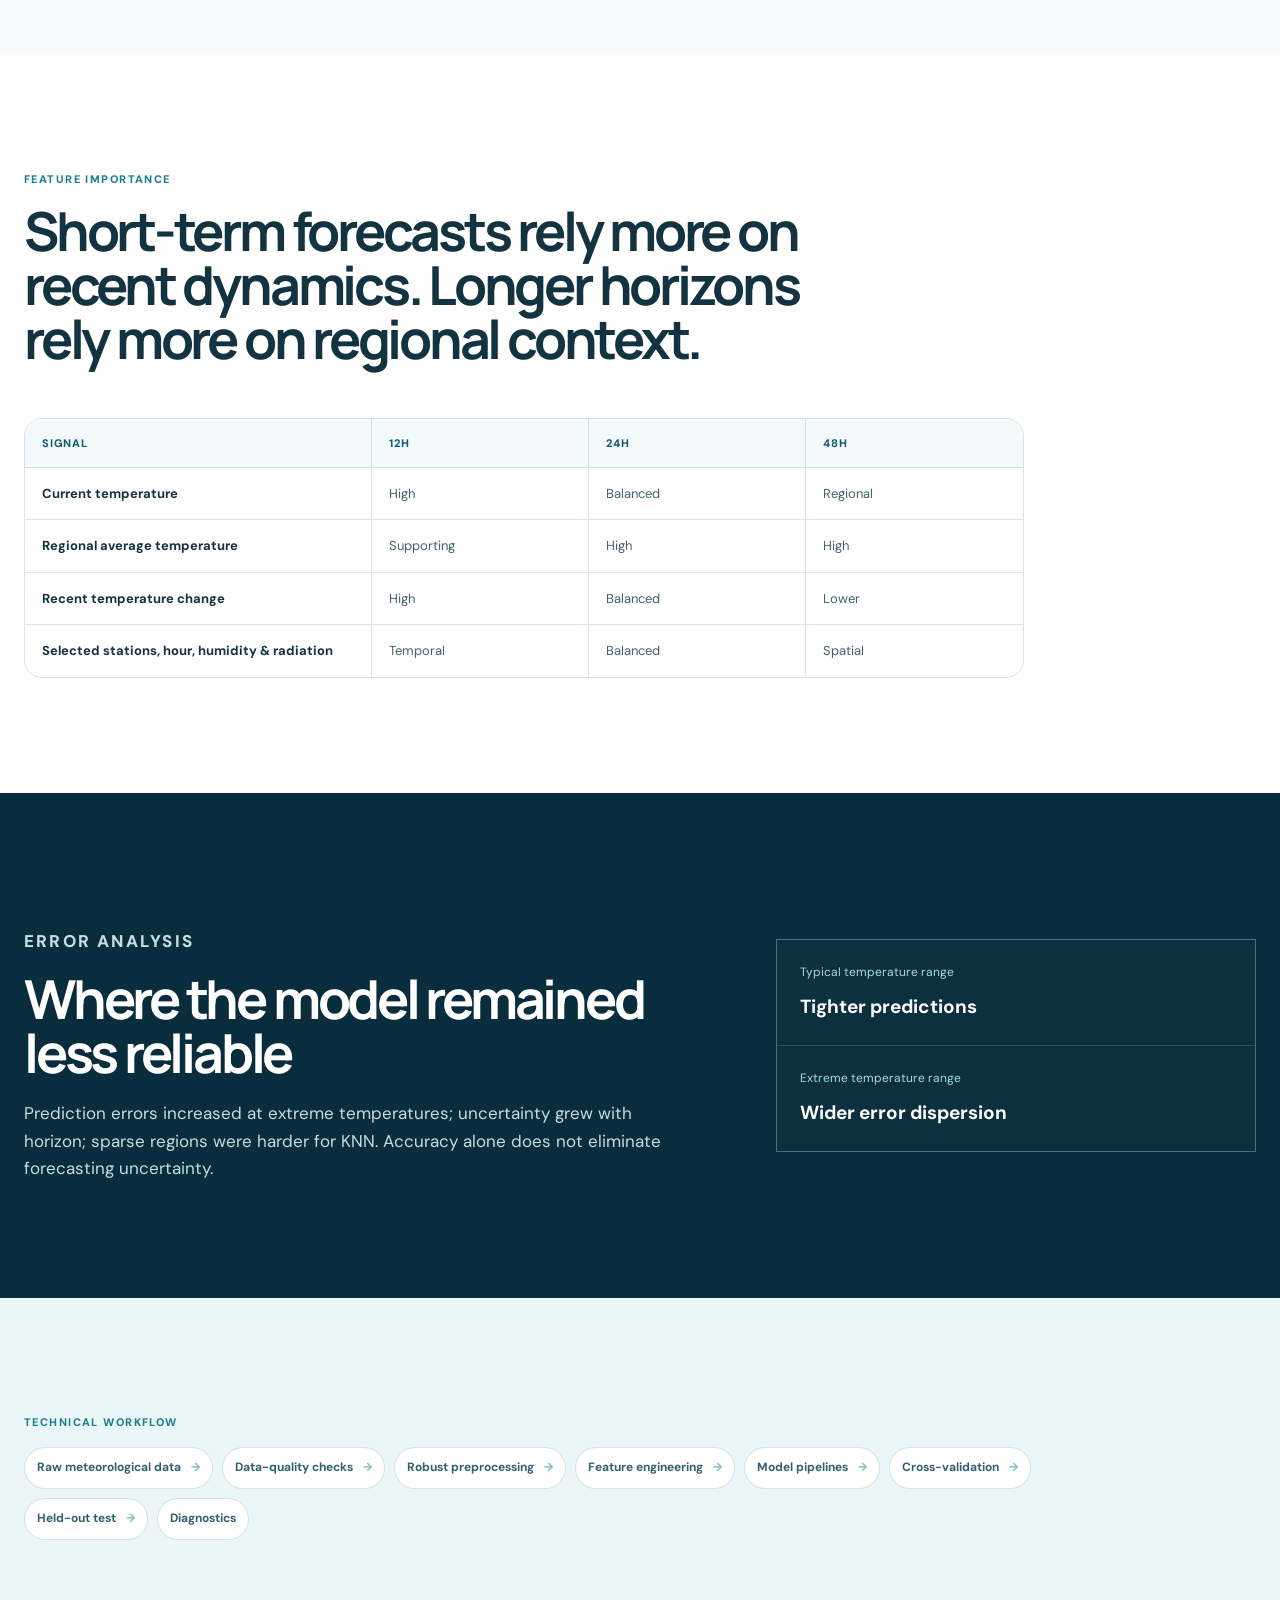
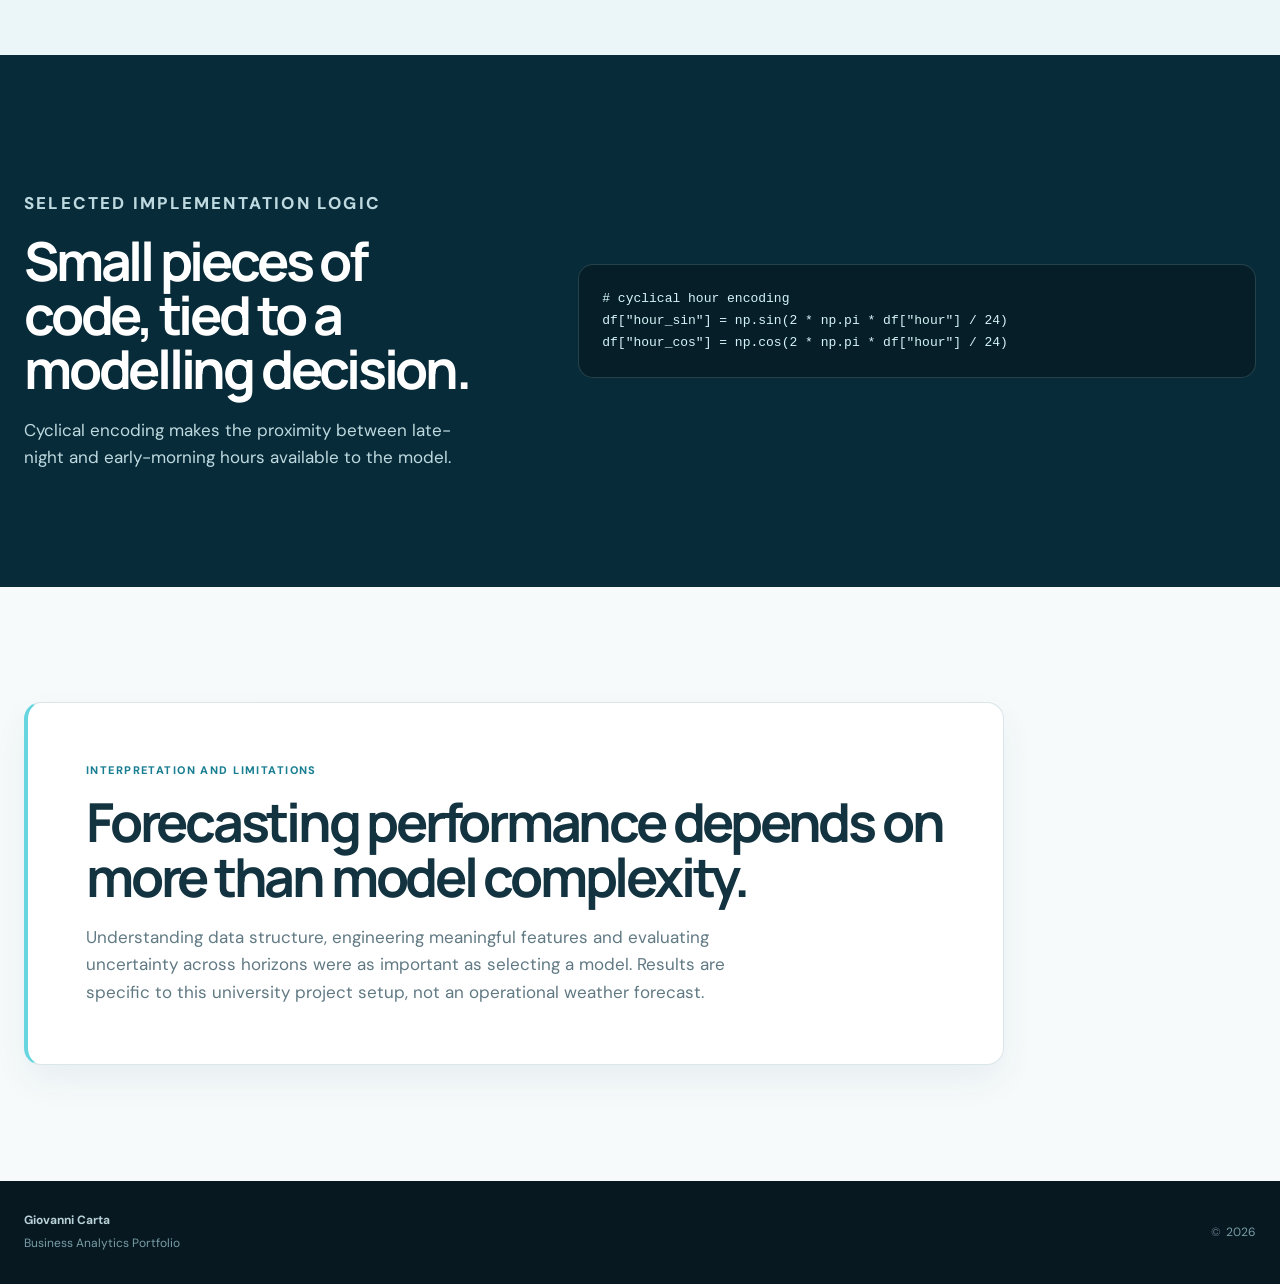
<file: projects/forecasting.html>
<!doctype html>
<html lang="en">
<head>
  <meta charset="utf-8">
  <meta name="viewport" content="width=device-width, initial-scale=1">
  <meta name="description" content="A university machine learning project on multi-horizon temperature forecasting in Bern.">
  <title>Multi-horizon Weather Forecasting | Giovanni Carta</title>
  <link rel="preconnect" href="https://fonts.googleapis.com">
  <link rel="preconnect" href="https://fonts.gstatic.com" crossorigin>
  <link href="https://fonts.googleapis.com/css2?family=DM+Sans:wght@400;500;600;700&family=Manrope:wght@500;600;700;800&display=swap" rel="stylesheet">
  <link rel="stylesheet" href="../assets/css/style.css">
</head>
<body class="case-page forecast-case">
  <a class="skip-link" href="#main-content">Skip to content</a>
  <div class="scroll-progress" aria-hidden="true"><span></span></div>
  <header class="site-header forecast-header">
    <div class="container nav-wrap">
      <a class="brand" href="../index.html"><span class="brand-mark">GC</span><span>Giovanni Carta</span></a>
      <a class="back-link" href="../index.html#projects">← Back to projects</a>
    </div>
  </header>
  <main id="main-content">
    <section class="forecast-recovery-hero">
      <div class="container forecast-recovery-hero__grid">
        <div class="forecast-recovery-hero__copy reveal">
          <p class="eyebrow">Machine learning · Forecasting · University team project</p>
          <h1>How does model complexity change as the <span>forecast horizon</span> gets longer?</h1>
          <p class="forecast-recovery-hero__lead">A supervised machine learning project comparing interpretable and non-linear models for 12-, 24- and 48-hour temperature forecasting in Bern.</p>
          <div class="forecast-recovery-hero__actions">
            <a class="button light" href="#forecast-results">Explore the model results <span>↓</span></a>
          </div>
        </div>
        <div class="forecast-recovery-hero__visual reveal delay-1" aria-label="Forecasting logic from station measurements to three prediction horizons">
          <div class="forecast-recovery-hero__eyebrow">Distributed station signals</div>
          <svg class="forecast-recovery-hero__chart" viewBox="0 0 520 360" role="img" aria-label="Three forecast paths moving from input signals towards 12, 24 and 48 hour horizons">
            <defs><linearGradient id="forecastLine" x1="0" x2="1"><stop stop-color="#6de0e9"/><stop offset="1" stop-color="#d9fbff"/></linearGradient></defs>
            <g class="forecast-recovery-hero__gridlines"><path d="M40 60H480M40 120H480M40 180H480M40 240H480M40 300H480"/><path d="M100 35V320M190 35V320M280 35V320M370 35V320M460 35V320"/></g>
            <path class="forecast-recovery-hero__path forecast-recovery-hero__path--one" d="M42 245 C85 238 92 172 139 182 S201 236 246 191 S311 115 358 141 S423 107 478 78"/>
            <path class="forecast-recovery-hero__path forecast-recovery-hero__path--two" d="M42 275 C87 249 112 218 152 232 S214 260 260 226 S328 166 365 179 S430 150 478 139"/>
            <path class="forecast-recovery-hero__path forecast-recovery-hero__path--three" d="M42 299 C90 281 118 247 158 256 S222 278 269 255 S335 208 374 218 S433 195 478 189"/>
            <g class="forecast-recovery-hero__points"><circle cx="42" cy="245" r="5"/><circle cx="246" cy="191" r="5"/><circle cx="478" cy="78" r="5"/><circle cx="42" cy="275" r="5"/><circle cx="260" cy="226" r="5"/><circle cx="478" cy="139" r="5"/></g>
          </svg>
          <div class="forecast-recovery-hero__horizons" aria-hidden="true"><span>12h</span><span>24h</span><span>48h</span></div>
          <div class="forecast-recovery-hero__result"><span>Best 12h test MAE</span><strong>≈ 1.51°C</strong><small>Boosting</small></div>
        </div>
      </div>
      <div class="container forecast-recovery-metrics" aria-label="Project scope">
        <div><strong>10</strong><span>weather stations</span></div><div><strong>7,579</strong><span>training observations</span></div><div><strong>92</strong><span>input features</span></div><div><strong>3</strong><span>forecast horizons</span></div><div><strong>3</strong><span>model families</span></div>
      </div>
      <div class="container"><p class="forecast-recovery-disclaimer">This was a university team project developed for the Machine Learning course at the University of Geneva. It was not an operational weather system, an official forecast or work commissioned by MeteoSwiss.</p></div>
    </section>

    <section id="forecast-question" class="section forecast-recovery-section">
      <div class="container">
        <div class="forecast-recovery-intro reveal"><p class="eyebrow">01 · Forecasting question</p><h2>What does it take to predict local temperature from a distributed weather network?</h2><p>Future temperature in Bern was predicted from 10 Swiss stations and temperature, humidity, radiation, precipitation, pressure, wind, sunshine and temporal variables.</p></div>
        <div class="forecast-network-map reveal" aria-label="Schematic data network">
          <div class="forecast-network-map__stations"><span>Basel</span><span>Geneva</span><span>Interlaken</span><span>Sion</span><span>St. Gallen</span><span>Davos</span><span>Zermatt</span><span>Andermatt</span><span>La Dôle</span><span>Lugano</span></div>
          <div class="forecast-network-map__route"><span>Station measurements</span><i aria-hidden="true"></i><strong>Bern</strong><i aria-hidden="true"></i><b>12h · 24h · 48h</b></div>
          <p>Schematic network representation; not a geographic map.</p>
        </div>
      </div>
    </section>

    <section class="section forecast-recovery-section forecast-recovery-section--dark">
      <div class="container">
        <div class="forecast-recovery-intro reveal"><p class="eyebrow">02 · Modelling decision</p><h2>Why this was not treated as a conventional time series</h2><p>The dataset contains hour and season, but no complete timestamp or recoverable chronology. Observations did not necessarily form a continuous sequence, so the project was treated as supervised regression.</p></div>
        <div class="forecast-decision-split reveal">
          <article><span>Conventional time series</span><b>Requires ordered timestamps and a continuous sequence.</b><p>Rolling validation is meaningful when chronology can be recovered.</p></article>
          <article><span>Chosen setup</span><b>Supervised regression for separate future-temperature targets.</b><p>Hourly observations, no recoverable chronology and held-out evaluation drove the method choice.</p></article>
        </div>
        <p class="forecast-recovery-callout">Using a time-series model is not automatically correct just because the target is in the future.</p>
      </div>
    </section>

    <section class="section forecast-recovery-section">
      <div class="container">
        <div class="forecast-recovery-intro reveal"><p class="eyebrow">03 · Data-quality decisions</p><h2>Data quality decisions before modelling</h2></div>
        <div class="forecast-decision-grid">
          <article class="reveal"><strong>1.98%</strong><h3>Missing values</h3><p>150 rows had at least one missing value. Missingness was low and largely unstructured, so incomplete rows were removed.</p></article>
          <article class="reveal delay-1"><strong>Retained</strong><h3>Outliers</h3><p>Extreme wind, precipitation, sunshine and radiation values were often physically plausible. RobustScaler was considered without deleting them.</p></article>
          <article class="reveal delay-2"><strong>0</strong><h3>Duplicates</h3><p>No duplicated observations were found, so no duplicate-removal step was required.</p></article>
        </div>
      </div>
    </section>

    <section class="section forecast-recovery-section forecast-recovery-section--soft">
      <div class="container">
        <div class="forecast-recovery-intro reveal"><p class="eyebrow">04 · Data structure</p><h2>Many signals, repeated across station contexts.</h2><p>Measurements of the same meteorological quantity across nearby stations were often strongly correlated.</p></div>
        <div class="forecast-signal-layout reveal">
          <div class="forecast-signal-tags"><span>Temperature</span><span>Humidity</span><span>Radiation</span><span>Precipitation</span><span>Pressure</span><span>Wind</span><span>Sunshine</span><span>Hour</span><span>Season</span></div>
          <div class="forecast-signal-code"><code>tre200h0_GVE</code><code>tre200h0_BAS</code><code>tre200h0_DAV</code><span>Same physical quantity · different station context</span></div>
        </div>
      </div>
    </section>

    <section class="section forecast-recovery-section">
      <div class="container">
        <div class="forecast-recovery-intro reveal"><p class="eyebrow">05 · Feature engineering</p><h2>Adding useful structure without unnecessary complexity</h2></div>
        <div class="forecast-feature-flow reveal">
          <article><span>01</span><h3>Cyclical hour encoding</h3><p>sin(hour) and cos(hour) preserve the fact that hour 23 is close to hour 0.</p><b>0–23</b></article>
          <article><span>02</span><h3>Absolute temperature change</h3><p>Current Bern temperature minus its 24-hour lag captures recent temperature variability.</p><b>Δ 24h</b></article>
          <article><span>03</span><h3>Regional average</h3><p>Ten station temperatures became a regional average to capture broader conditions and reduce local noise.</p><b>10 → 1</b></article>
        </div>
        <div class="forecast-rejection reveal"><div><strong>Features explored, tested and rejected</strong><p>Only a small subset of engineered features was retained because additional complexity produced diminishing returns.</p></div><ul><li>Season cyclical encoding → negligible additional benefit</li><li>Altitude difference → no noticeable improvement</li><li>Temperature–humidity interaction → not retained after combined evaluation</li></ul></div>
      </div>
    </section>

    <section class="section forecast-recovery-section forecast-recovery-section--dark">
      <div class="container">
        <div class="forecast-recovery-intro reveal"><p class="eyebrow">06 · Model ladder</p><h2>From transparent baseline to non-linear ensemble</h2></div>
        <ol class="forecast-model-ladder reveal">
          <li><span>01</span><div><h3>Linear Regression</h3><p>Transparent baseline for interpretability and benchmarking.</p></div><small>Global linear relationships</small></li>
          <li><span>02</span><div><h3>KNN</h3><p>Local non-linear alternative with flexible neighbourhood predictions.</p></div><small>Scale-sensitive and less stable in sparse regions</small></li>
          <li class="forecast-model-ladder__best"><span>03</span><div><h3>Boosting</h3><p>Non-linear tree ensemble for interactions, accuracy and feature importance.</p></div><small>Best-performing family across all horizons</small></li>
        </ol>
        <p class="forecast-model-axis">Increasing flexibility <i aria-hidden="true"></i> Decreasing simplicity</p>
      </div>
    </section>

    <section class="section forecast-recovery-section forecast-recovery-section--soft">
      <div class="container forecast-evaluation-layout reveal">
        <div><p class="eyebrow">Experimental setup</p><h2>Evaluation designed for interpretable error.</h2><p>80/20 train-test split · scaling inside the modelling pipeline · cross-validation for hyperparameters · held-out test evaluation · three separate forecast targets.</p></div>
        <aside><span>Evaluation metric</span><strong>MAE</strong><b>Average absolute difference between predicted and observed temperature</b><small>Reported in degrees Celsius, making error directly interpretable.</small></aside>
      </div>
    </section>

    <section id="forecast-results" class="section forecast-recovery-section">
      <div class="container">
        <div class="forecast-recovery-intro reveal"><p class="eyebrow">07 · Model comparison</p><h2>Model performance across forecast horizons</h2><p>Test Mean Absolute Error in degrees Celsius. Lower values indicate better forecasts.</p></div>
        <div class="forecast-results-explorer reveal" data-forecast-explorer>
          <div class="forecast-results-explorer__top"><div><span>Compare a horizon</span><div class="forecast-results-explorer__buttons" role="group" aria-label="Select forecast horizon"><button class="is-active" type="button" data-horizon="12" aria-pressed="true">12h</button><button type="button" data-horizon="24" aria-pressed="false">24h</button><button type="button" data-horizon="48" aria-pressed="false">48h</button></div></div><p>Scenario values from the project report. Shorter bars indicate lower test MAE.</p></div>
          <div class="forecast-results-explorer__bars" aria-live="polite"><div><span>Linear Regression</span><i data-model="linear"><b>2.06°C</b></i></div><div><span>KNN</span><i data-model="knn"><b>2.06°C</b></i></div><div class="is-best"><span>Boosting</span><i data-model="boosting"><b>1.51°C</b></i></div></div>
          <div class="forecast-results-explorer__insight"><strong data-forecast-insight-title>12h · Boosting has the lowest test MAE.</strong><span data-forecast-insight-copy>At the shortest horizon, Boosting achieved approximately 1.51°C MAE.</span></div>
        </div>
        <div class="forecast-results-table-wrap reveal"><table><caption>Full test MAE comparison (°C); lower is better.</caption><thead><tr><th scope="col">Horizon</th><th scope="col">Linear Regression</th><th scope="col">KNN</th><th scope="col">Boosting</th></tr></thead><tbody><tr><th scope="row">12h</th><td>2.06</td><td>2.06</td><td>1.51</td></tr><tr><th scope="row">24h</th><td>2.01</td><td>2.15</td><td>1.87</td></tr><tr><th scope="row">48h</th><td>2.54</td><td>2.56</td><td>2.40</td></tr></tbody></table></div>
        <div class="forecast-results-takeaways reveal"><span>Boosting consistently achieved the lowest MAE.</span><span>Forecasting became harder from 12h to 48h.</span><span>Linear Regression remained a useful transparent benchmark.</span><span>KNN captured local non-linearity but was scale-sensitive.</span></div>
      </div>
    </section>

    <section class="section forecast-recovery-section forecast-recovery-section--soft">
      <div class="container forecast-figure-layout">
        <div class="reveal"><p class="eyebrow">Actual vs predicted</p><h2>Predictions remain close to observations, while dispersion grows with horizon.</h2><p>The extracted CatBoost chart documents the 12-hour comparison. Greater forecast distance corresponded to greater uncertainty.</p></div>
        <figure class="forecast-report-figure reveal delay-1"><img src="../assets/images/projects/forecasting/catboost-actual-vs-predicted.png" alt="CatBoost actual versus predicted temperature chart for the 12-hour target"><figcaption>CatBoost actual vs predicted — 12h horizon, extracted from the project report.</figcaption></figure>
      </div>
    </section>

    <section class="section forecast-recovery-section">
      <div class="container">
        <div class="forecast-recovery-intro reveal"><p class="eyebrow">Feature importance</p><h2>Short-term forecasts rely more on recent dynamics. Longer horizons rely more on regional context.</h2></div>
        <div class="forecast-importance-grid reveal" role="table" aria-label="Qualitative feature importance by horizon">
          <div role="row" class="forecast-importance-grid__head"><span role="columnheader">Signal</span><span role="columnheader">12h</span><span role="columnheader">24h</span><span role="columnheader">48h</span></div>
          <div role="row"><strong role="rowheader">Current temperature</strong><span>High</span><span>Balanced</span><span>Regional</span></div>
          <div role="row"><strong role="rowheader">Regional average temperature</strong><span>Supporting</span><span>High</span><span>High</span></div>
          <div role="row"><strong role="rowheader">Recent temperature change</strong><span>High</span><span>Balanced</span><span>Lower</span></div>
          <div role="row"><strong role="rowheader">Selected stations, hour, humidity &amp; radiation</strong><span>Temporal</span><span>Balanced</span><span>Spatial</span></div>
        </div>
      </div>
    </section>

    <section class="section forecast-recovery-section forecast-recovery-section--dark">
      <div class="container forecast-error-layout">
        <div class="reveal"><p class="eyebrow">Error analysis</p><h2>Where the model remained less reliable</h2><p>Prediction errors increased at extreme temperatures; uncertainty grew with horizon; sparse regions were harder for KNN. Accuracy alone does not eliminate forecasting uncertainty.</p></div>
        <div class="forecast-error-scale reveal delay-1"><div><span>Typical temperature range</span><strong>Tighter predictions</strong></div><div><span>Extreme temperature range</span><strong>Wider error dispersion</strong></div></div>
      </div>
    </section>

    <section class="section forecast-recovery-workflow"><div class="container"><p class="eyebrow">Technical workflow</p><ol><li>Raw meteorological data</li><li>Data-quality checks</li><li>Robust preprocessing</li><li>Feature engineering</li><li>Model pipelines</li><li>Cross-validation</li><li>Held-out test</li><li><strong>Diagnostics</strong></li></ol></div></section>

    <section class="section forecast-recovery-section forecast-recovery-section--code">
      <div class="container forecast-code-layout"><div class="reveal"><p class="eyebrow">Selected implementation logic</p><h2>Small pieces of code, tied to a modelling decision.</h2><p>Cyclical encoding makes the proximity between late-night and early-morning hours available to the model.</p></div><pre class="reveal delay-1"><code># cyclical hour encoding
df["hour_sin"] = np.sin(2 * np.pi * df["hour"] / 24)
df["hour_cos"] = np.cos(2 * np.pi * df["hour"] / 24)</code></pre></div>
    </section>

    <section class="section forecast-recovery-section forecast-recovery-section--limits"><div class="container"><div class="forecast-limit-card reveal"><p class="eyebrow">Interpretation and limitations</p><h2>Forecasting performance depends on more than model complexity.</h2><p>Understanding data structure, engineering meaningful features and evaluating uncertainty across horizons were as important as selecting a model. Results are specific to this university project setup, not an operational weather forecast.</p></div></div></section>
  </main>
  <footer><div class="container footer-wrap"><div><strong>Giovanni Carta</strong><span>Business Analytics Portfolio</span></div><p>© <span id="year"></span></p></div></footer>
  <script src="../assets/js/main.js"></script>
</body>
</html>
</file>
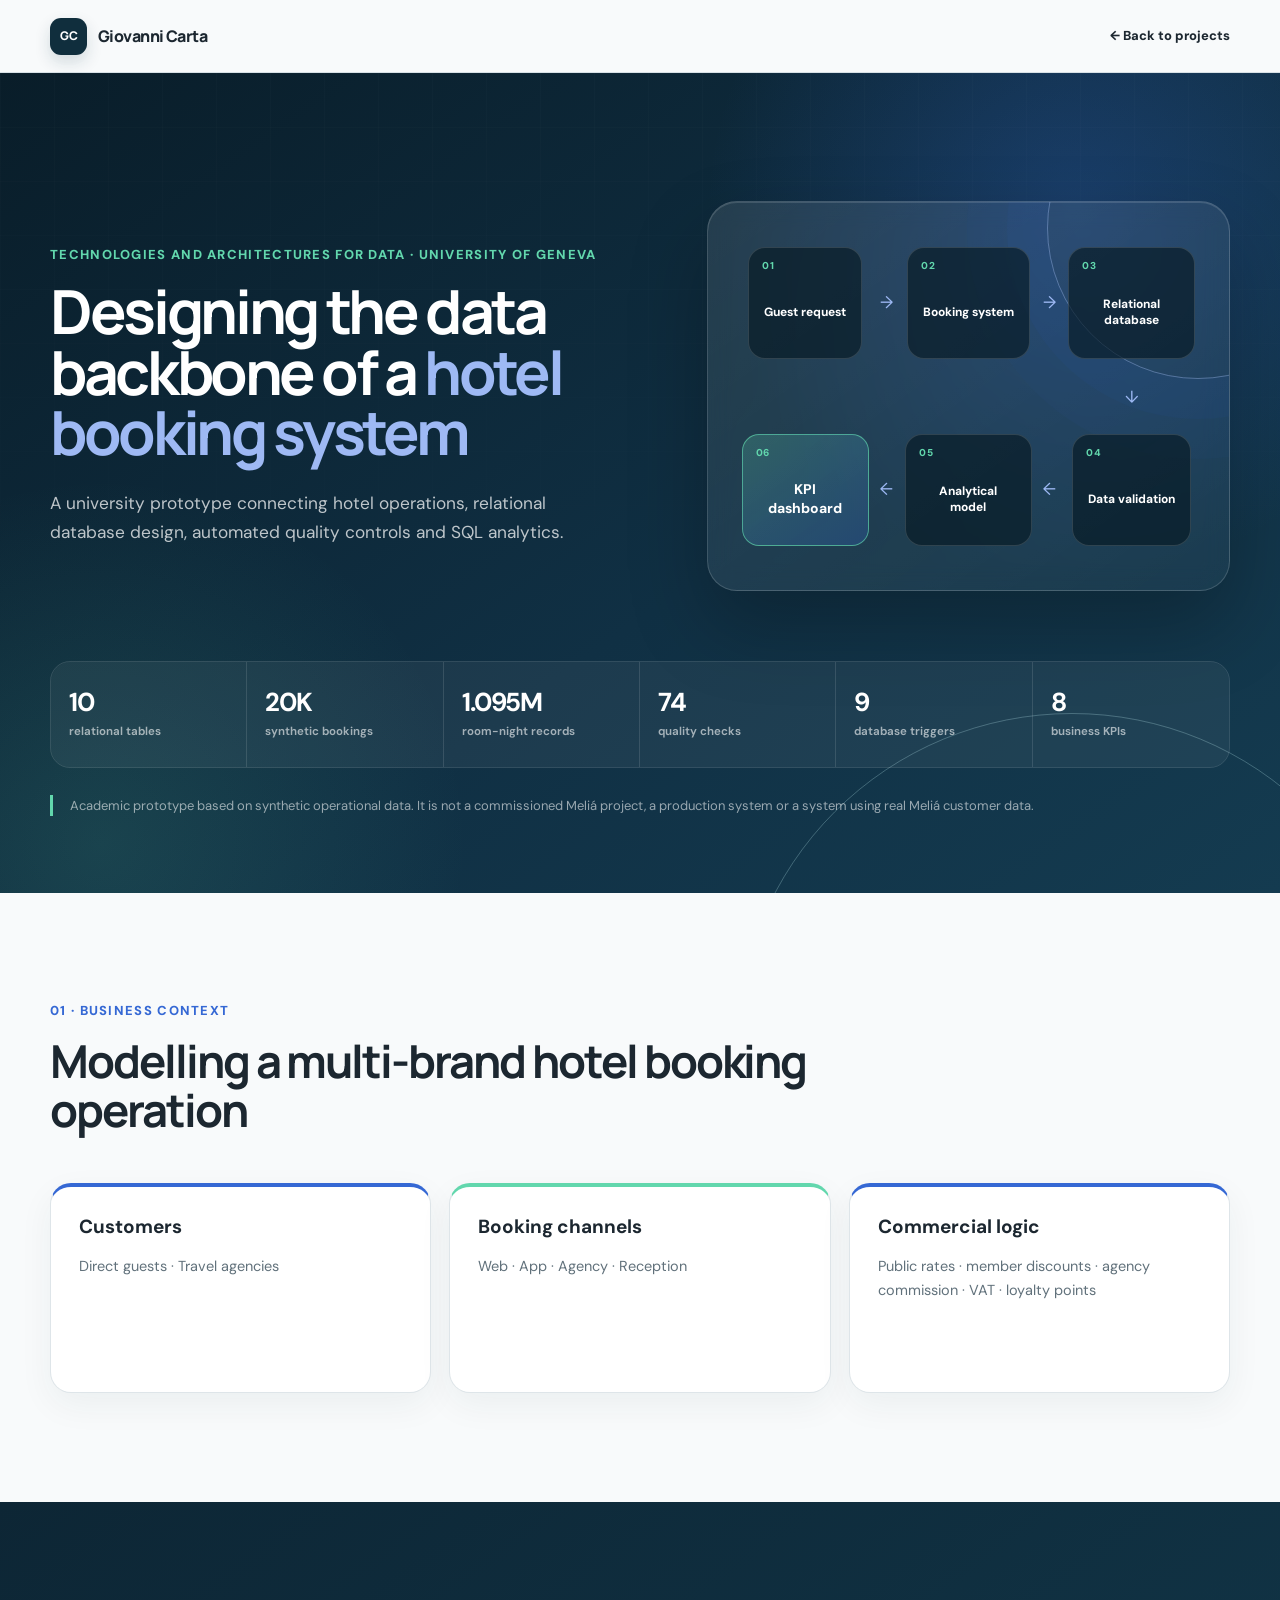
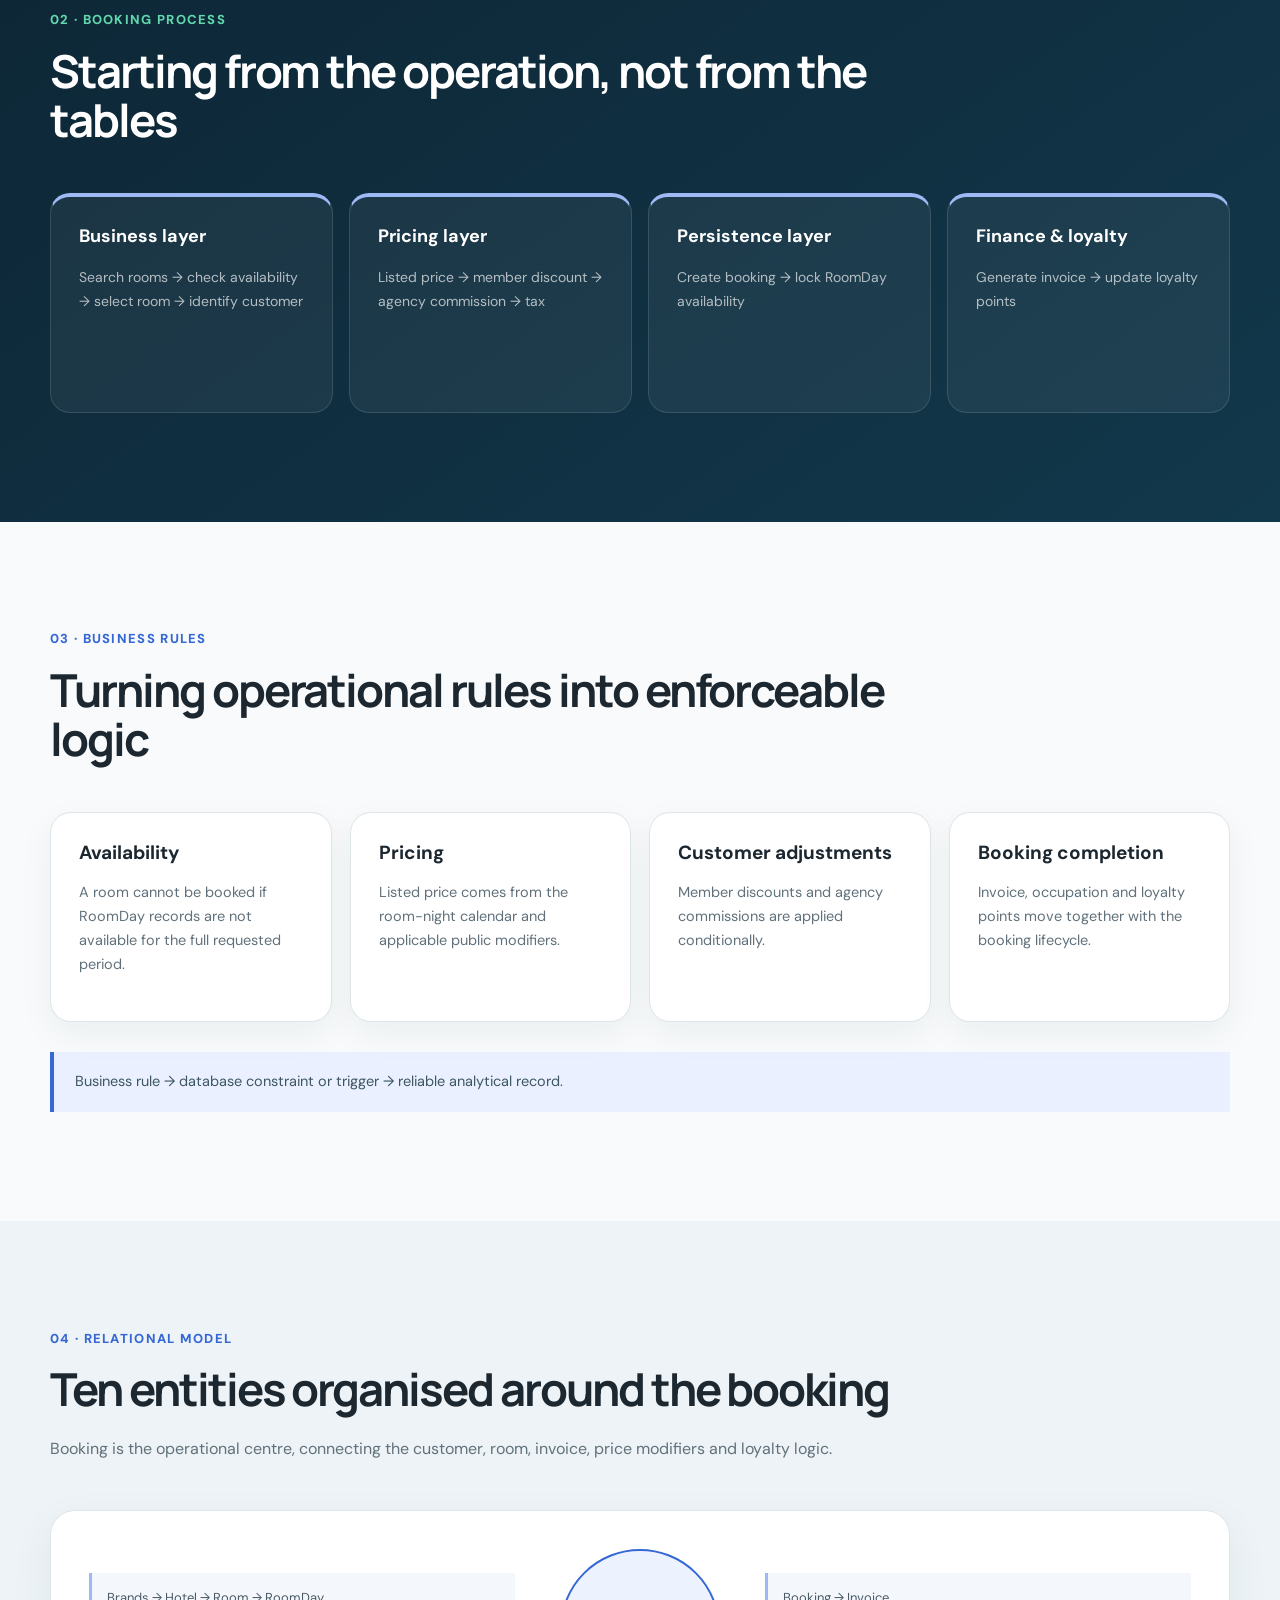
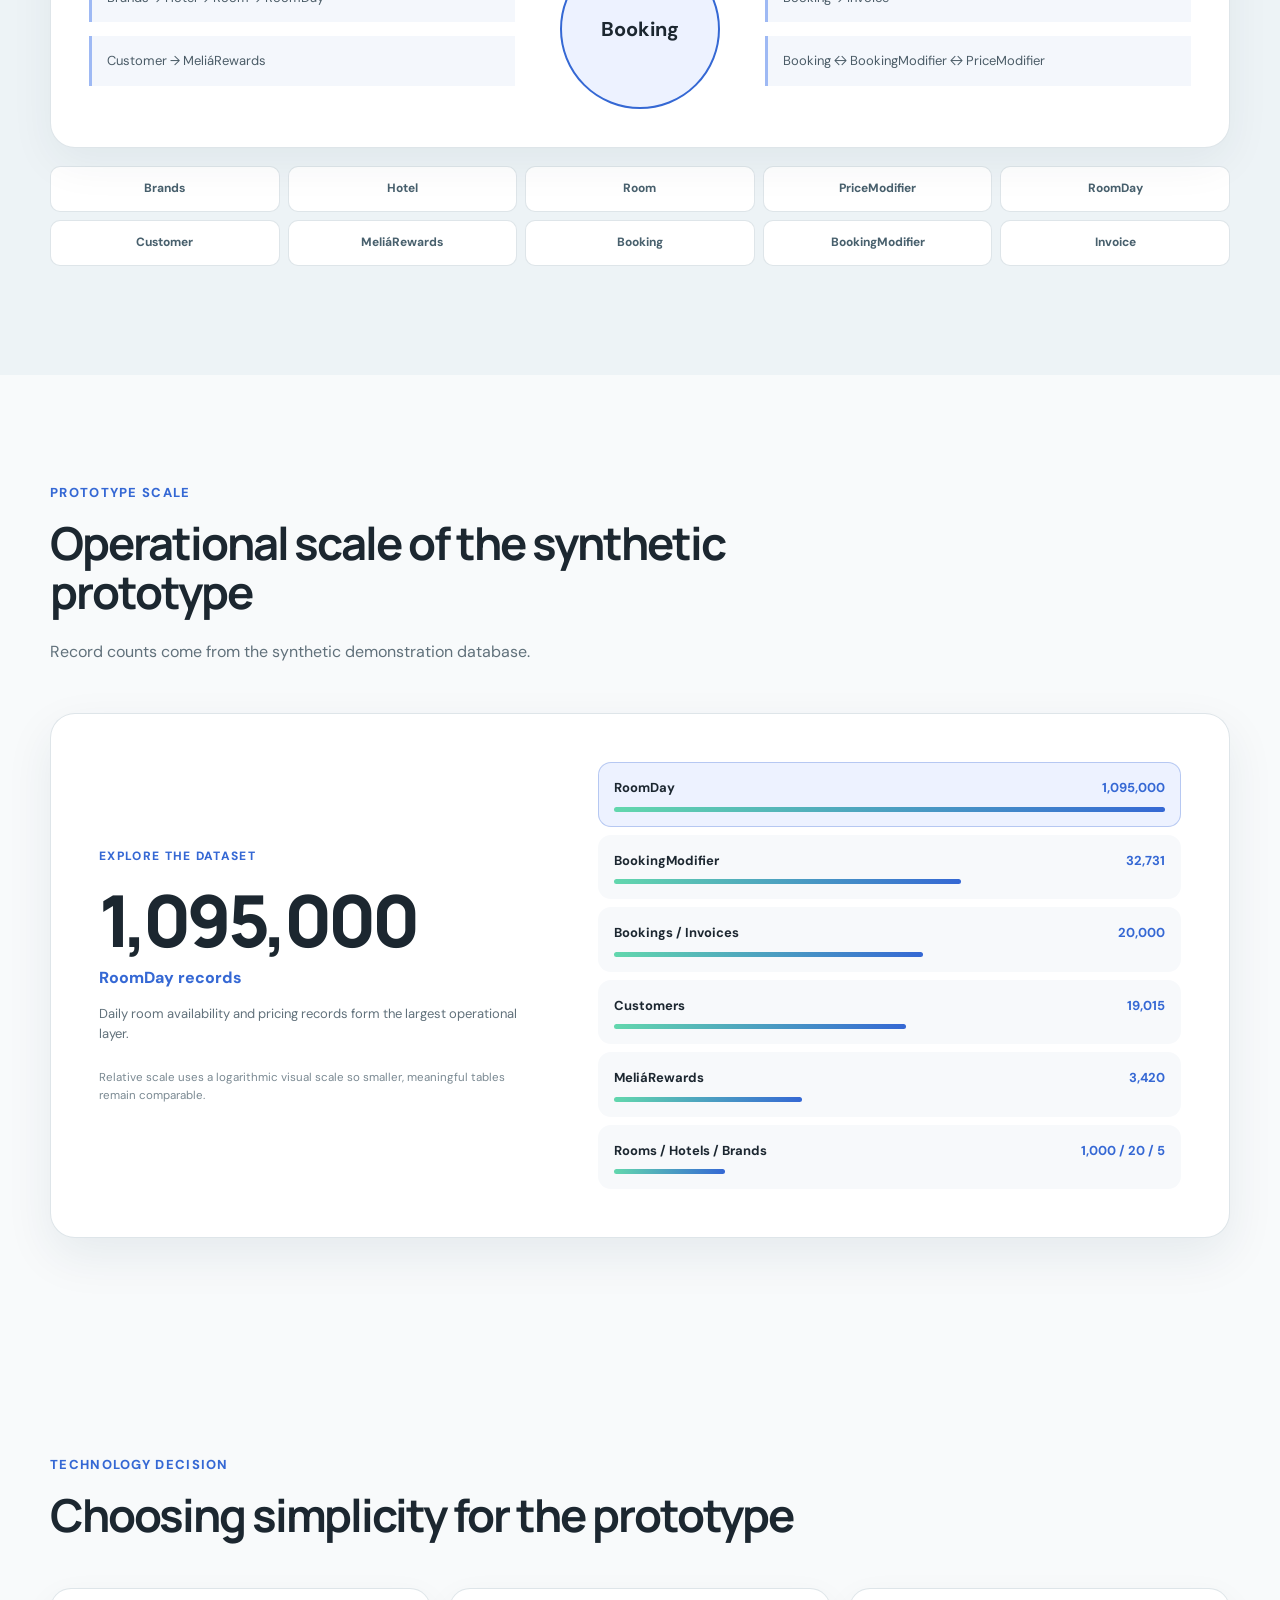
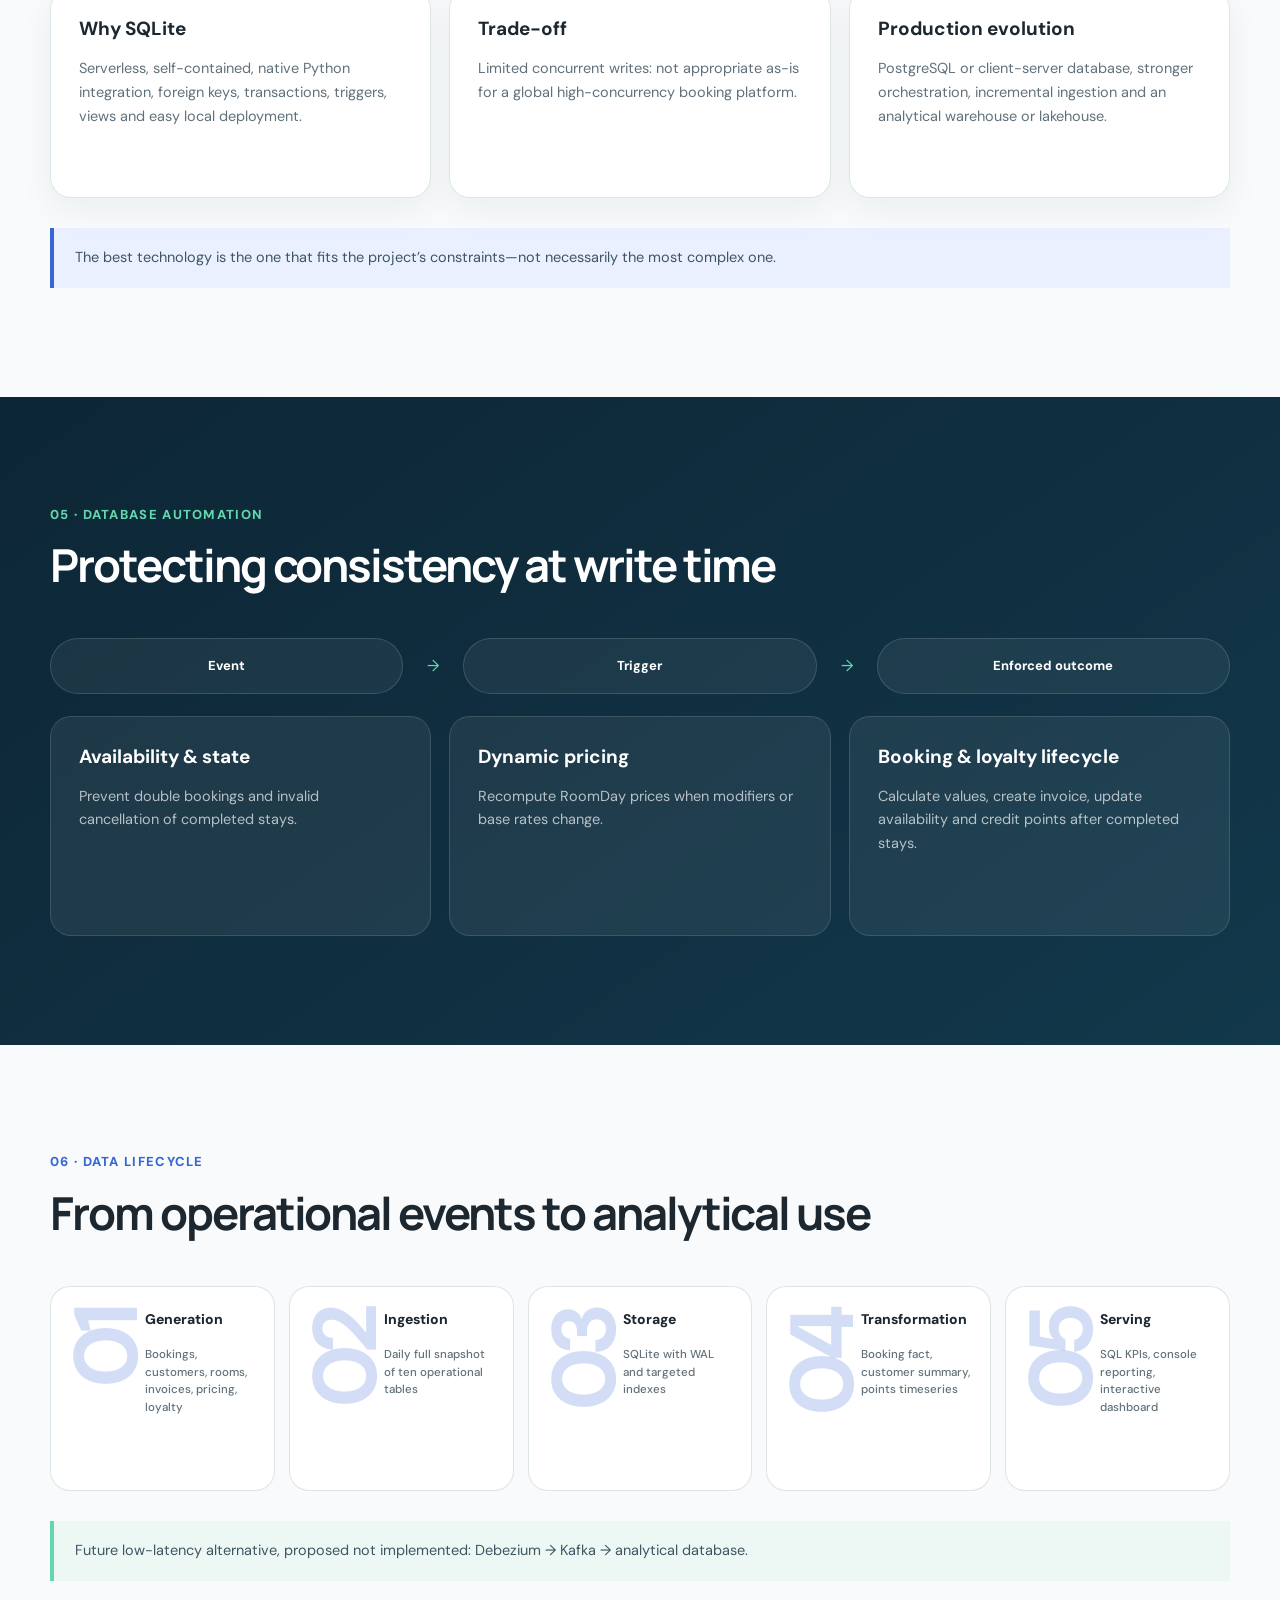
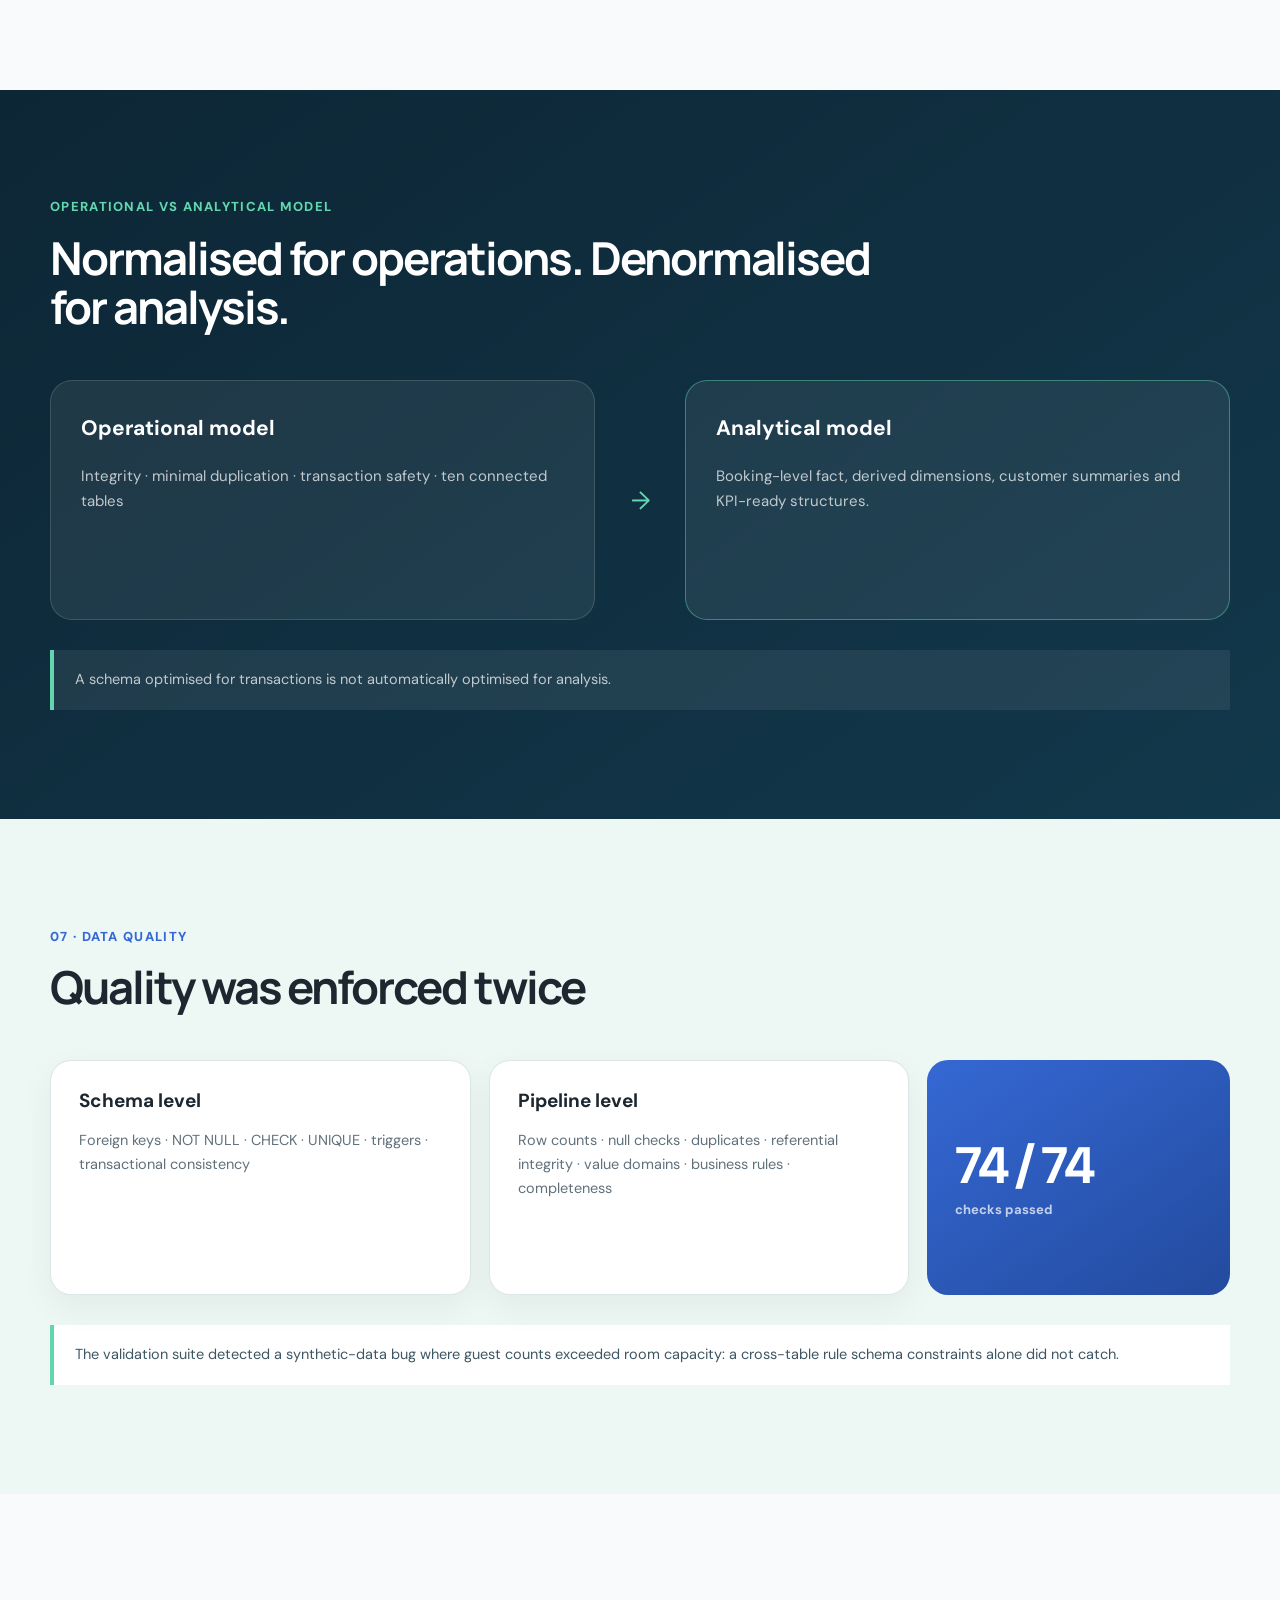
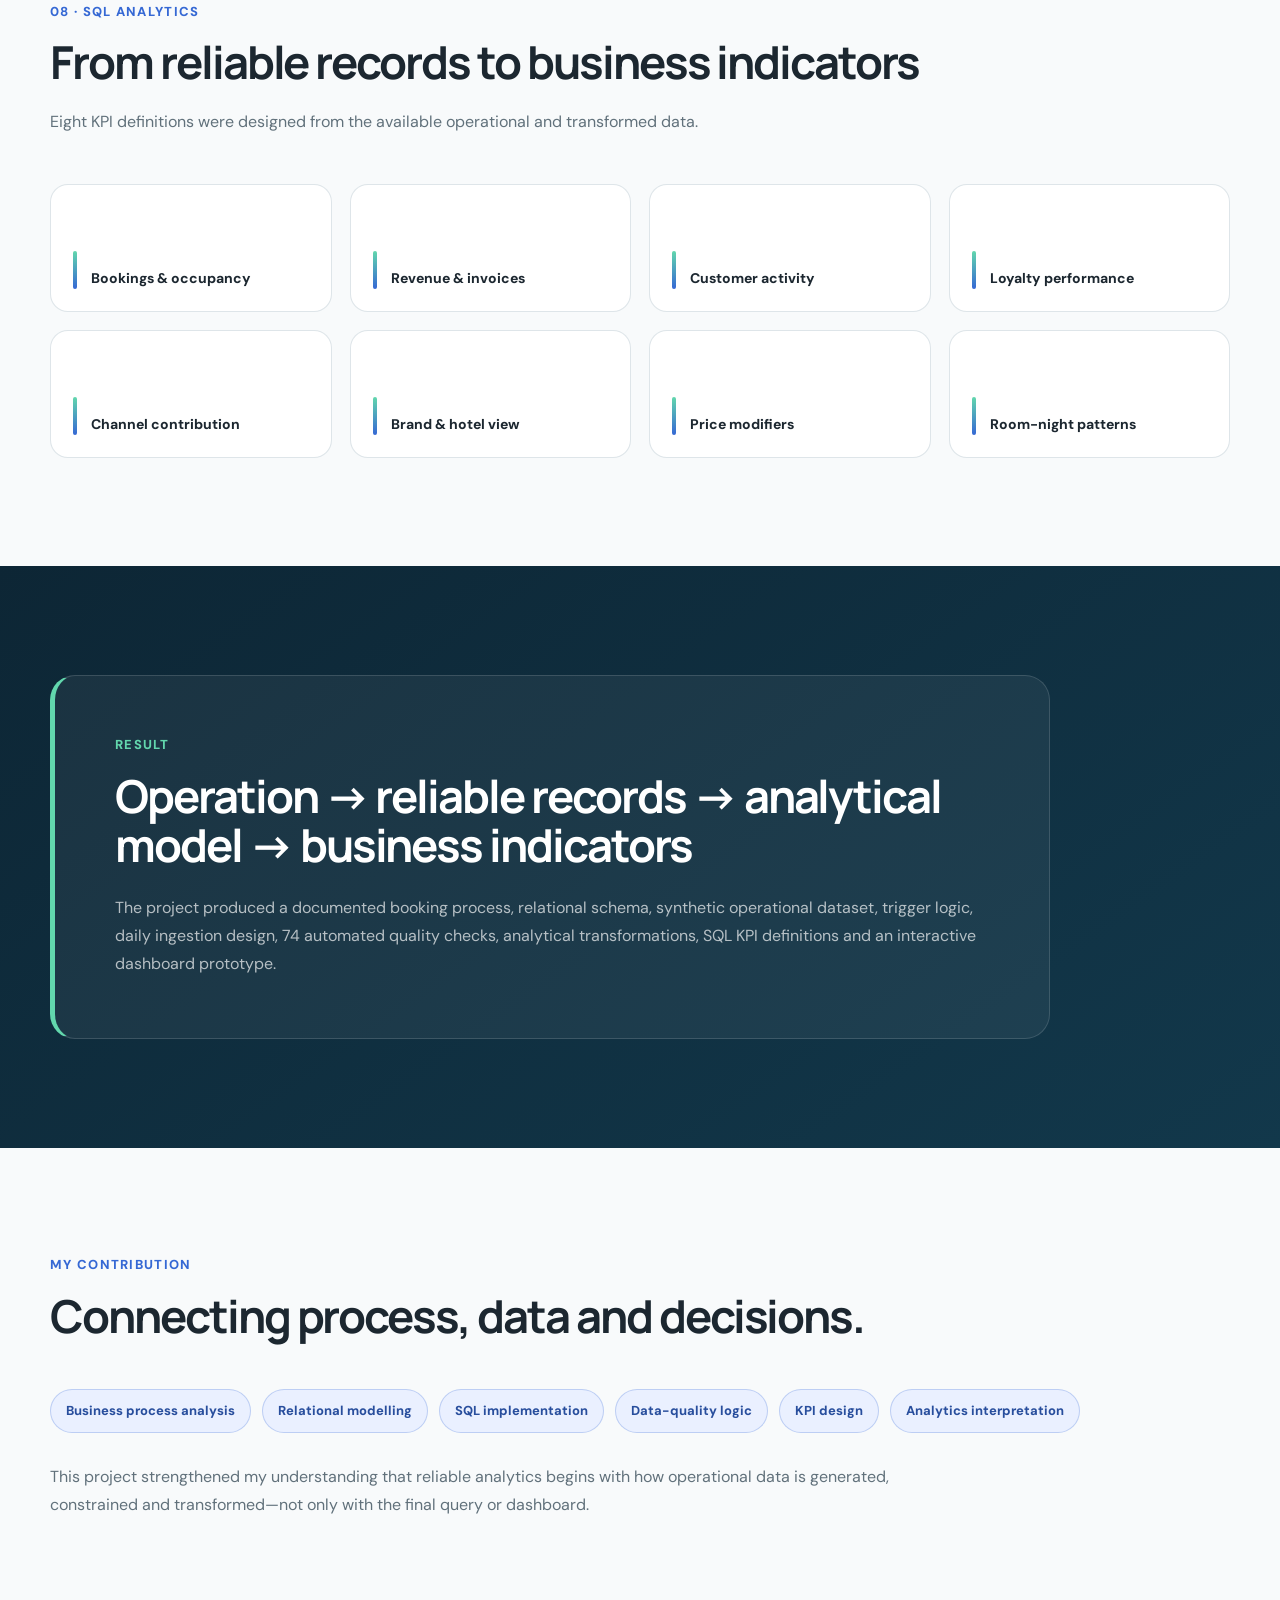
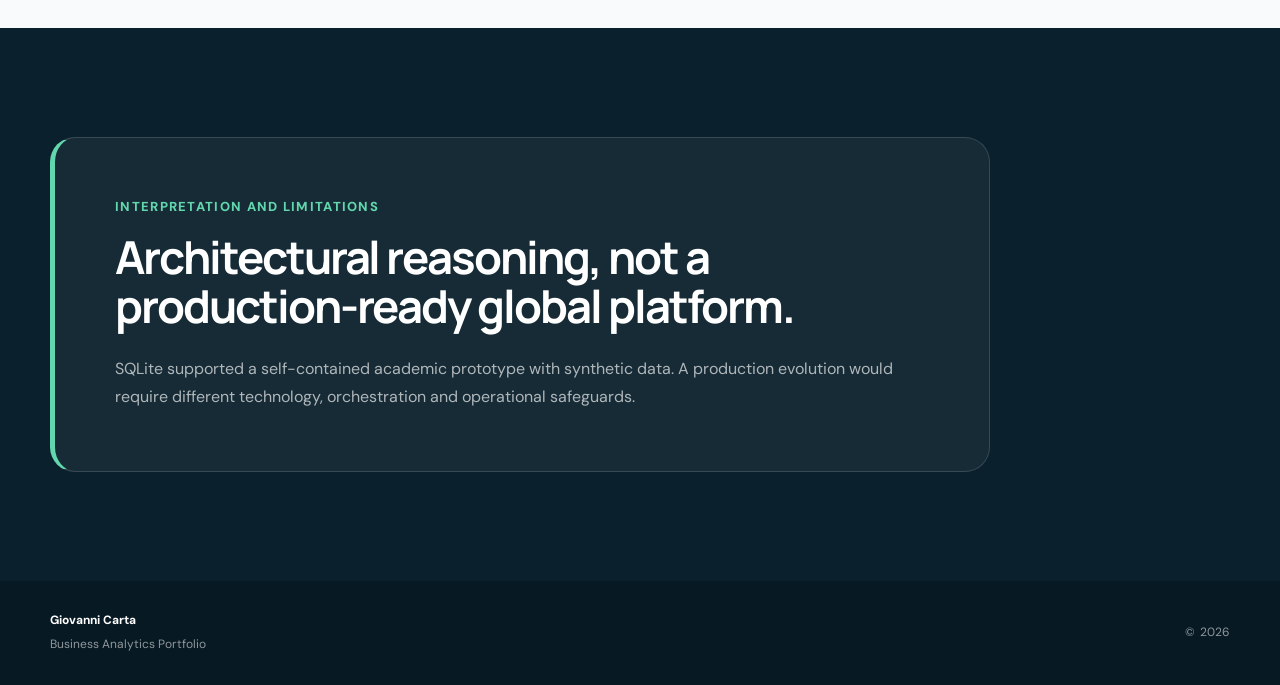
<file: projects/melia-data-architecture.html>
<!doctype html><html lang="en"><head><meta charset="utf-8"><meta name="viewport" content="width=device-width,initial-scale=1"><title>Hotel Booking Data Architecture | Giovanni Carta</title><link rel="preconnect" href="https://fonts.googleapis.com"><link rel="preconnect" href="https://fonts.gstatic.com" crossorigin><link href="https://fonts.googleapis.com/css2?family=DM+Sans:wght@400;500;600;700&family=Manrope:wght@500;600;700;800&display=swap" rel="stylesheet"><link rel="stylesheet" href="../assets/css/style.css"></head><body class="case-page architecture-case"><a class="skip-link" href="#main-content">Skip to content</a><div class="scroll-progress"><span></span></div><header class="site-header architecture-header"><div class="container nav-wrap"><a class="brand" href="../index.html"><span class="brand-mark">GC</span><span>Giovanni Carta</span></a><a class="back-link" href="../index.html#projects">← Back to projects</a></div></header><main id="main-content">
<section class="architecture-hero"><div class="container architecture-hero-grid"><div class="reveal"><p class="eyebrow">Technologies and Architectures for Data · University of Geneva</p><h1>Designing the data backbone of a <span>hotel booking system</span></h1><p>A university prototype connecting hotel operations, relational database design, automated quality controls and SQL analytics.</p></div><div class="architecture-hero-visual reveal delay-1" aria-label="Guest request to booking system, relational database, data validation, analytical model and KPI dashboard"><div>Guest request</div><i>→</i><div>Booking system</div><i>→</i><div>Relational database</div><i>→</i><div>Data validation</div><i>→</i><div>Analytical model</div><i>→</i><strong>KPI dashboard</strong></div></div><div class="container architecture-metrics"><span><strong data-count="10">10</strong><em>relational tables</em></span><span><strong data-count="20" data-count-suffix="K">20K</strong><em>synthetic bookings</em></span><span><strong data-count="1095000" data-count-format="millions-3">1.095M</strong><em>room-night records</em></span><span><strong data-count="74">74</strong><em>quality checks</em></span><span><strong data-count="9">9</strong><em>database triggers</em></span><span><strong data-count="8">8</strong><em>business KPIs</em></span></div><div class="container"><p class="architecture-note">Academic prototype based on synthetic operational data. It is not a commissioned Meliá project, a production system or a system using real Meliá customer data.</p></div></section>
<section class="section architecture-light"><div class="container"><div class="architecture-intro reveal"><p class="eyebrow">01 · Business context</p><h2>Modelling a multi-brand hotel booking operation</h2></div><div class="architecture-context reveal"><article><b>Customers</b><span>Direct guests · Travel agencies</span></article><article><b>Booking channels</b><span>Web · App · Agency · Reception</span></article><article><b>Commercial logic</b><span>Public rates · member discounts · agency commission · VAT · loyalty points</span></article></div></div></section>
<section class="section architecture-dark"><div class="container"><div class="architecture-intro reveal"><p class="eyebrow">02 · Booking process</p><h2>Starting from the operation, not from the tables</h2></div><div class="booking-flow reveal"><div><b>Business layer</b><span>Search rooms → check availability → select room → identify customer</span></div><div><b>Pricing layer</b><span>Listed price → member discount → agency commission → tax</span></div><div><b>Persistence layer</b><span>Create booking → lock RoomDay availability</span></div><div><b>Finance & loyalty</b><span>Generate invoice → update loyalty points</span></div></div></div></section>
<section class="section architecture-light"><div class="container"><div class="architecture-intro reveal"><p class="eyebrow">03 · Business rules</p><h2>Turning operational rules into enforceable logic</h2></div><div class="rule-grid reveal"><article><b>Availability</b><p>A room cannot be booked if RoomDay records are not available for the full requested period.</p></article><article><b>Pricing</b><p>Listed price comes from the room-night calendar and applicable public modifiers.</p></article><article><b>Customer adjustments</b><p>Member discounts and agency commissions are applied conditionally.</p></article><article><b>Booking completion</b><p>Invoice, occupation and loyalty points move together with the booking lifecycle.</p></article></div><p class="architecture-callout">Business rule → database constraint or trigger → reliable analytical record.</p></div></section>
<section class="section architecture-schema"><div class="container"><div class="architecture-intro reveal"><p class="eyebrow">04 · Relational model</p><h2>Ten entities organised around the booking</h2><p>Booking is the operational centre, connecting the customer, room, invoice, price modifiers and loyalty logic.</p></div><div class="erd-simple reveal" aria-label="Simplified entity relationship diagram"><div class="erd-side"><span>Brands → Hotel → Room → RoomDay</span><span>Customer → MeliáRewards</span></div><strong>Booking</strong><div class="erd-side"><span>Booking → Invoice</span><span>Booking ↔ BookingModifier ↔ PriceModifier</span></div></div><div class="entity-list reveal"><span>Brands</span><span>Hotel</span><span>Room</span><span>PriceModifier</span><span>RoomDay</span><span>Customer</span><span>MeliáRewards</span><span>Booking</span><span>BookingModifier</span><span>Invoice</span></div></div></section>
<section class="section architecture-light"><div class="container"><div class="architecture-intro reveal"><p class="eyebrow">Prototype scale</p><h2>Operational scale of the synthetic prototype</h2><p>Record counts come from the synthetic demonstration database.</p></div><div class="scale-explorer reveal" data-scale-explorer><div class="scale-explorer-copy"><p>Explore the dataset</p><output aria-live="polite"><b>1,095,000</b><span>RoomDay records</span><small>Daily room availability and pricing records form the largest operational layer.</small></output><em>Relative scale uses a logarithmic visual scale so smaller, meaningful tables remain comparable.</em></div><div class="scale-explorer-list" aria-label="Synthetic dataset record counts"><button class="active" type="button" data-scale-item data-value="1,095,000" data-label="RoomDay records" data-detail="Daily room availability and pricing records form the largest operational layer." aria-pressed="true"><span>RoomDay</span><strong>1,095,000</strong><i style="--scale:100%"></i></button><button type="button" data-scale-item data-value="32,731" data-label="BookingModifier records" data-detail="Modifiers connect bookings to the pricing rules applied to them." aria-pressed="false"><span>BookingModifier</span><strong>32,731</strong><i style="--scale:63%"></i></button><button type="button" data-scale-item data-value="20,000" data-label="Bookings and invoices" data-detail="The prototype contains 20,000 synthetic bookings and the same number of invoices." aria-pressed="false"><span>Bookings / Invoices</span><strong>20,000</strong><i style="--scale:56%"></i></button><button type="button" data-scale-item data-value="19,015" data-label="Customer records" data-detail="Synthetic customer records are linked to booking and loyalty activity." aria-pressed="false"><span>Customers</span><strong>19,015</strong><i style="--scale:53%"></i></button><button type="button" data-scale-item data-value="3,420" data-label="MeliáRewards records" data-detail="The loyalty layer is deliberately smaller than the overall customer base." aria-pressed="false"><span>MeliáRewards</span><strong>3,420</strong><i style="--scale:34%"></i></button><button type="button" data-scale-item data-value="1,000 / 20 / 5" data-label="Rooms, hotels and brands" data-detail="The structural layer models 1,000 rooms across 20 hotels and 5 brands." aria-pressed="false"><span>Rooms / Hotels / Brands</span><strong>1,000 / 20 / 5</strong><i style="--scale:20%"></i></button></div></div></div></section>
<section class="section architecture-tech"><div class="container"><div class="architecture-intro reveal"><p class="eyebrow">Technology decision</p><h2>Choosing simplicity for the prototype</h2></div><div class="tech-grid reveal"><article><b>Why SQLite</b><p>Serverless, self-contained, native Python integration, foreign keys, transactions, triggers, views and easy local deployment.</p></article><article><b>Trade-off</b><p>Limited concurrent writes: not appropriate as-is for a global high-concurrency booking platform.</p></article><article><b>Production evolution</b><p>PostgreSQL or client-server database, stronger orchestration, incremental ingestion and an analytical warehouse or lakehouse.</p></article></div><p class="architecture-callout">The best technology is the one that fits the project’s constraints—not necessarily the most complex one.</p></div></section>
<section class="section architecture-dark"><div class="container"><div class="architecture-intro reveal"><p class="eyebrow">05 · Database automation</p><h2>Protecting consistency at write time</h2></div><div class="trigger-flow reveal"><div>Event</div><i>→</i><div>Trigger</div><i>→</i><div>Enforced outcome</div></div><div class="trigger-grid reveal"><article><b>Availability & state</b><span>Prevent double bookings and invalid cancellation of completed stays.</span></article><article><b>Dynamic pricing</b><span>Recompute RoomDay prices when modifiers or base rates change.</span></article><article><b>Booking & loyalty lifecycle</b><span>Calculate values, create invoice, update availability and credit points after completed stays.</span></article></div></div></section>
<section class="section architecture-light"><div class="container"><div class="architecture-intro reveal"><p class="eyebrow">06 · Data lifecycle</p><h2>From operational events to analytical use</h2></div><div class="lifecycle reveal"><span><b>01</b>Generation<br><small>Bookings, customers, rooms, invoices, pricing, loyalty</small></span><span><b>02</b>Ingestion<br><small>Daily full snapshot of ten operational tables</small></span><span><b>03</b>Storage<br><small>SQLite with WAL and targeted indexes</small></span><span><b>04</b>Transformation<br><small>Booking fact, customer summary, points timeseries</small></span><span><b>05</b>Serving<br><small>SQL KPIs, console reporting, interactive dashboard</small></span></div><p class="architecture-future">Future low-latency alternative, proposed not implemented: Debezium → Kafka → analytical database.</p></div></section>
<section class="section architecture-analytical"><div class="container"><div class="architecture-intro reveal"><p class="eyebrow">Operational vs analytical model</p><h2>Normalised for operations. Denormalised for analysis.</h2></div><div class="model-transform reveal"><article><b>Operational model</b><p>Integrity · minimal duplication · transaction safety · ten connected tables</p></article><i>→</i><article><b>Analytical model</b><p>Booking-level fact, derived dimensions, customer summaries and KPI-ready structures.</p></article></div><p class="architecture-callout">A schema optimised for transactions is not automatically optimised for analysis.</p></div></section>
<section class="section architecture-quality"><div class="container"><div class="architecture-intro reveal"><p class="eyebrow">07 · Data quality</p><h2>Quality was enforced twice</h2></div><div class="quality-layer reveal"><article><b>Schema level</b><span>Foreign keys · NOT NULL · CHECK · UNIQUE · triggers · transactional consistency</span></article><article><b>Pipeline level</b><span>Row counts · null checks · duplicates · referential integrity · value domains · business rules · completeness</span></article><strong>74 / 74 <small>checks passed</small></strong></div><p class="architecture-callout">The validation suite detected a synthetic-data bug where guest counts exceeded room capacity: a cross-table rule schema constraints alone did not catch.</p></div></section>
<section class="section architecture-kpis"><div class="container"><div class="architecture-intro reveal"><p class="eyebrow">08 · SQL analytics</p><h2>From reliable records to business indicators</h2><p>Eight KPI definitions were designed from the available operational and transformed data.</p></div><div class="kpi-grid reveal"><span>Bookings & occupancy</span><span>Revenue & invoices</span><span>Customer activity</span><span>Loyalty performance</span><span>Channel contribution</span><span>Brand & hotel view</span><span>Price modifiers</span><span>Room-night patterns</span></div></div></section>
<section class="section architecture-result"><div class="container"><div class="result-card reveal"><p class="eyebrow">Result</p><h2>Operation → reliable records → analytical model → business indicators</h2><p>The project produced a documented booking process, relational schema, synthetic operational dataset, trigger logic, daily ingestion design, 74 automated quality checks, analytical transformations, SQL KPI definitions and an interactive dashboard prototype.</p></div></div></section>
<section class="section architecture-contribution"><div class="container"><div class="architecture-intro reveal"><p class="eyebrow">My contribution</p><h2>Connecting process, data and decisions.</h2></div><div class="reveal"><!-- VERIFY AND PERSONALISE GIOVANNI'S INDIVIDUAL CONTRIBUTION --><div class="feature-tags"><span>Business process analysis</span><span>Relational modelling</span><span>SQL implementation</span><span>Data-quality logic</span><span>KPI design</span><span>Analytics interpretation</span></div><p>This project strengthened my understanding that reliable analytics begins with how operational data is generated, constrained and transformed—not only with the final query or dashboard.</p></div></div></section>
<section class="section architecture-limits"><div class="container"><div class="limit-box reveal"><p class="eyebrow">Interpretation and limitations</p><h2>Architectural reasoning, not a production-ready global platform.</h2><p>SQLite supported a self-contained academic prototype with synthetic data. A production evolution would require different technology, orchestration and operational safeguards.</p></div></div></section></main><footer><div class="container footer-wrap"><div><strong>Giovanni Carta</strong><span>Business Analytics Portfolio</span></div><p>© <span id="year"></span></p></div></footer><script src="../assets/js/main.js"></script></body></html>
</file>
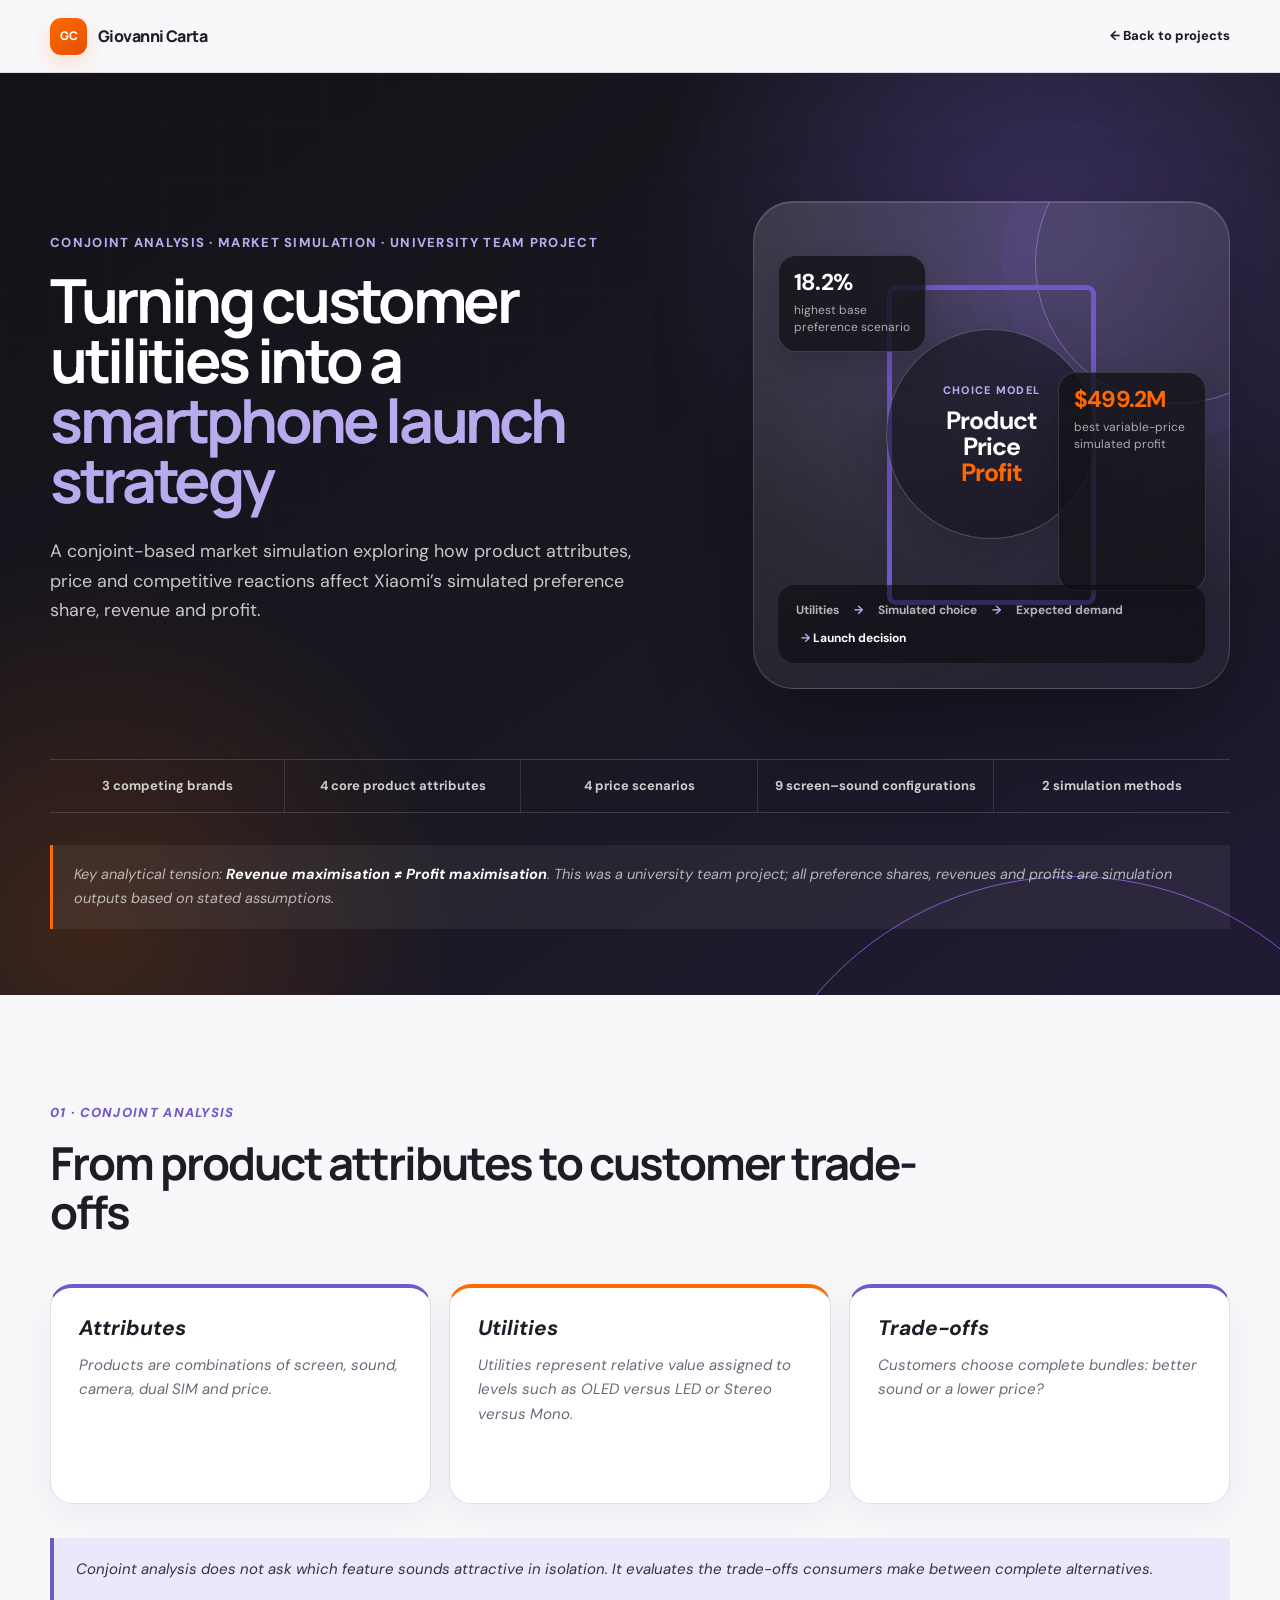
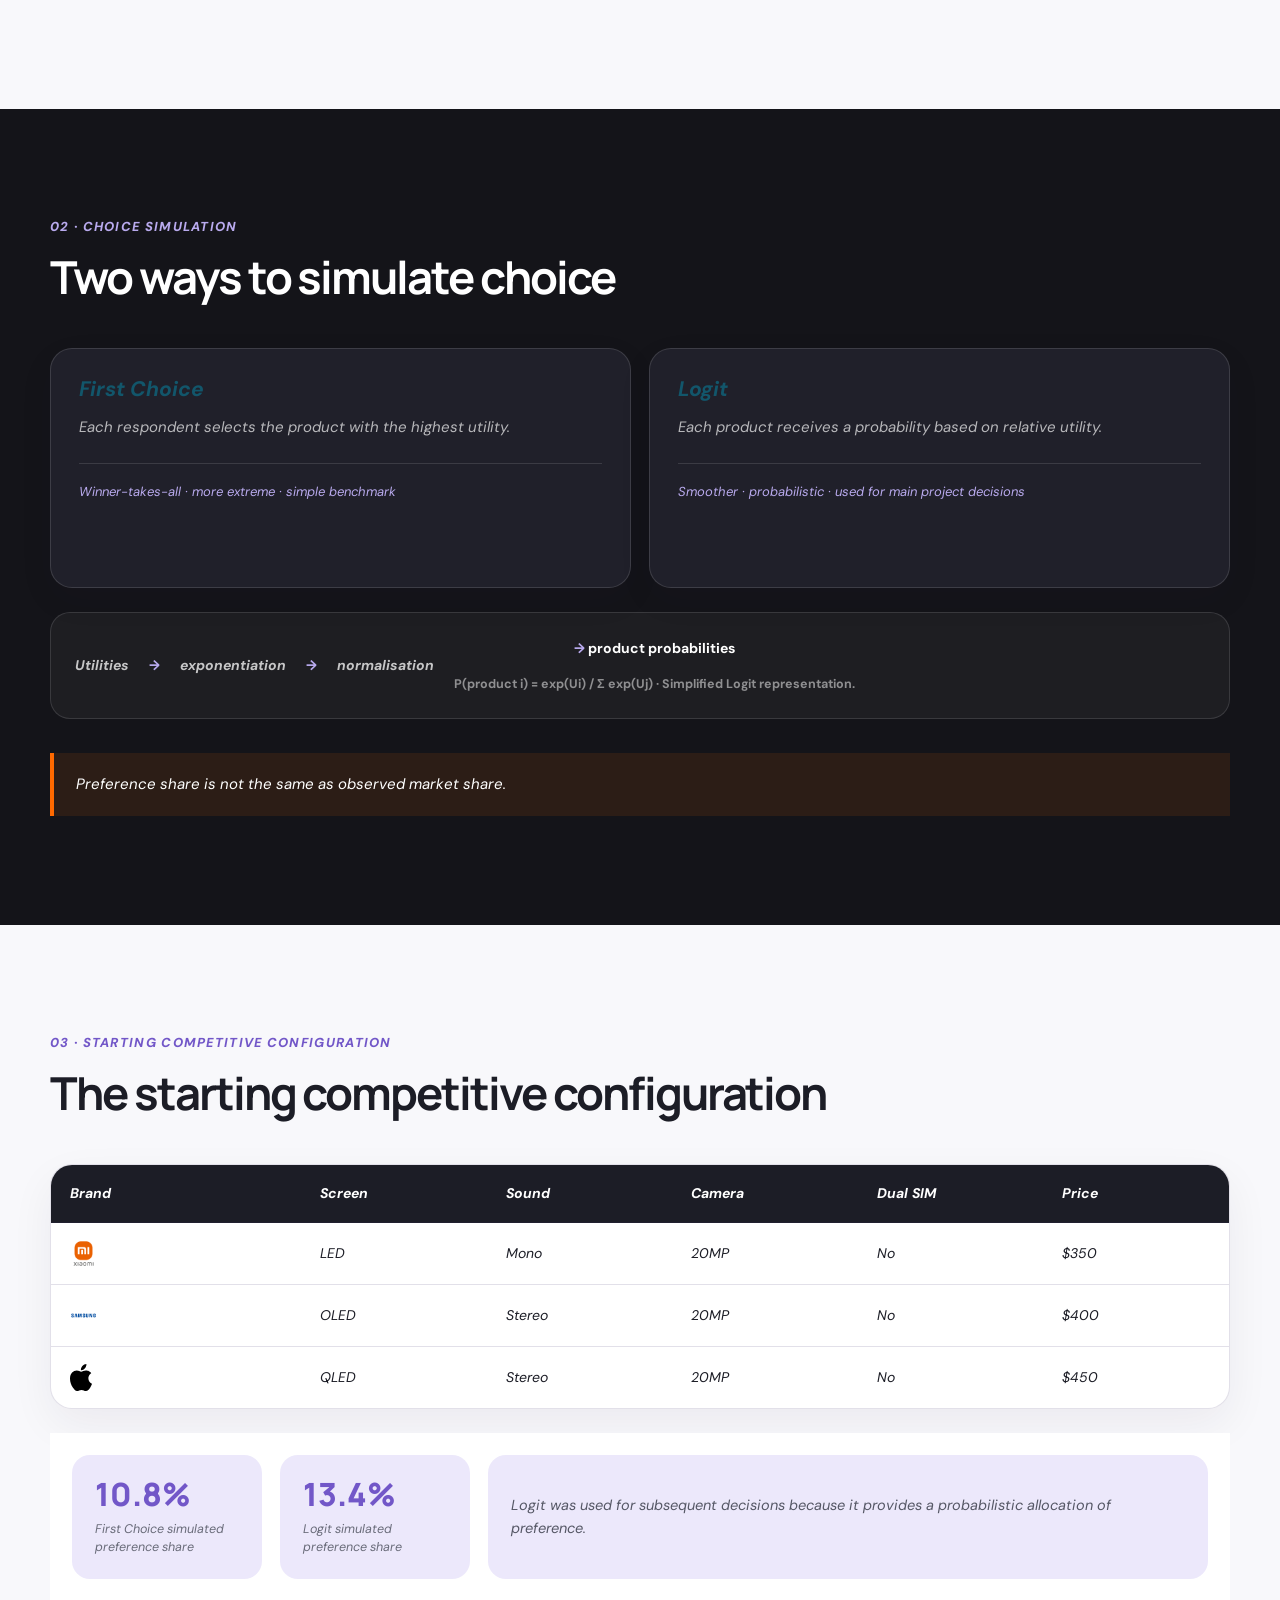
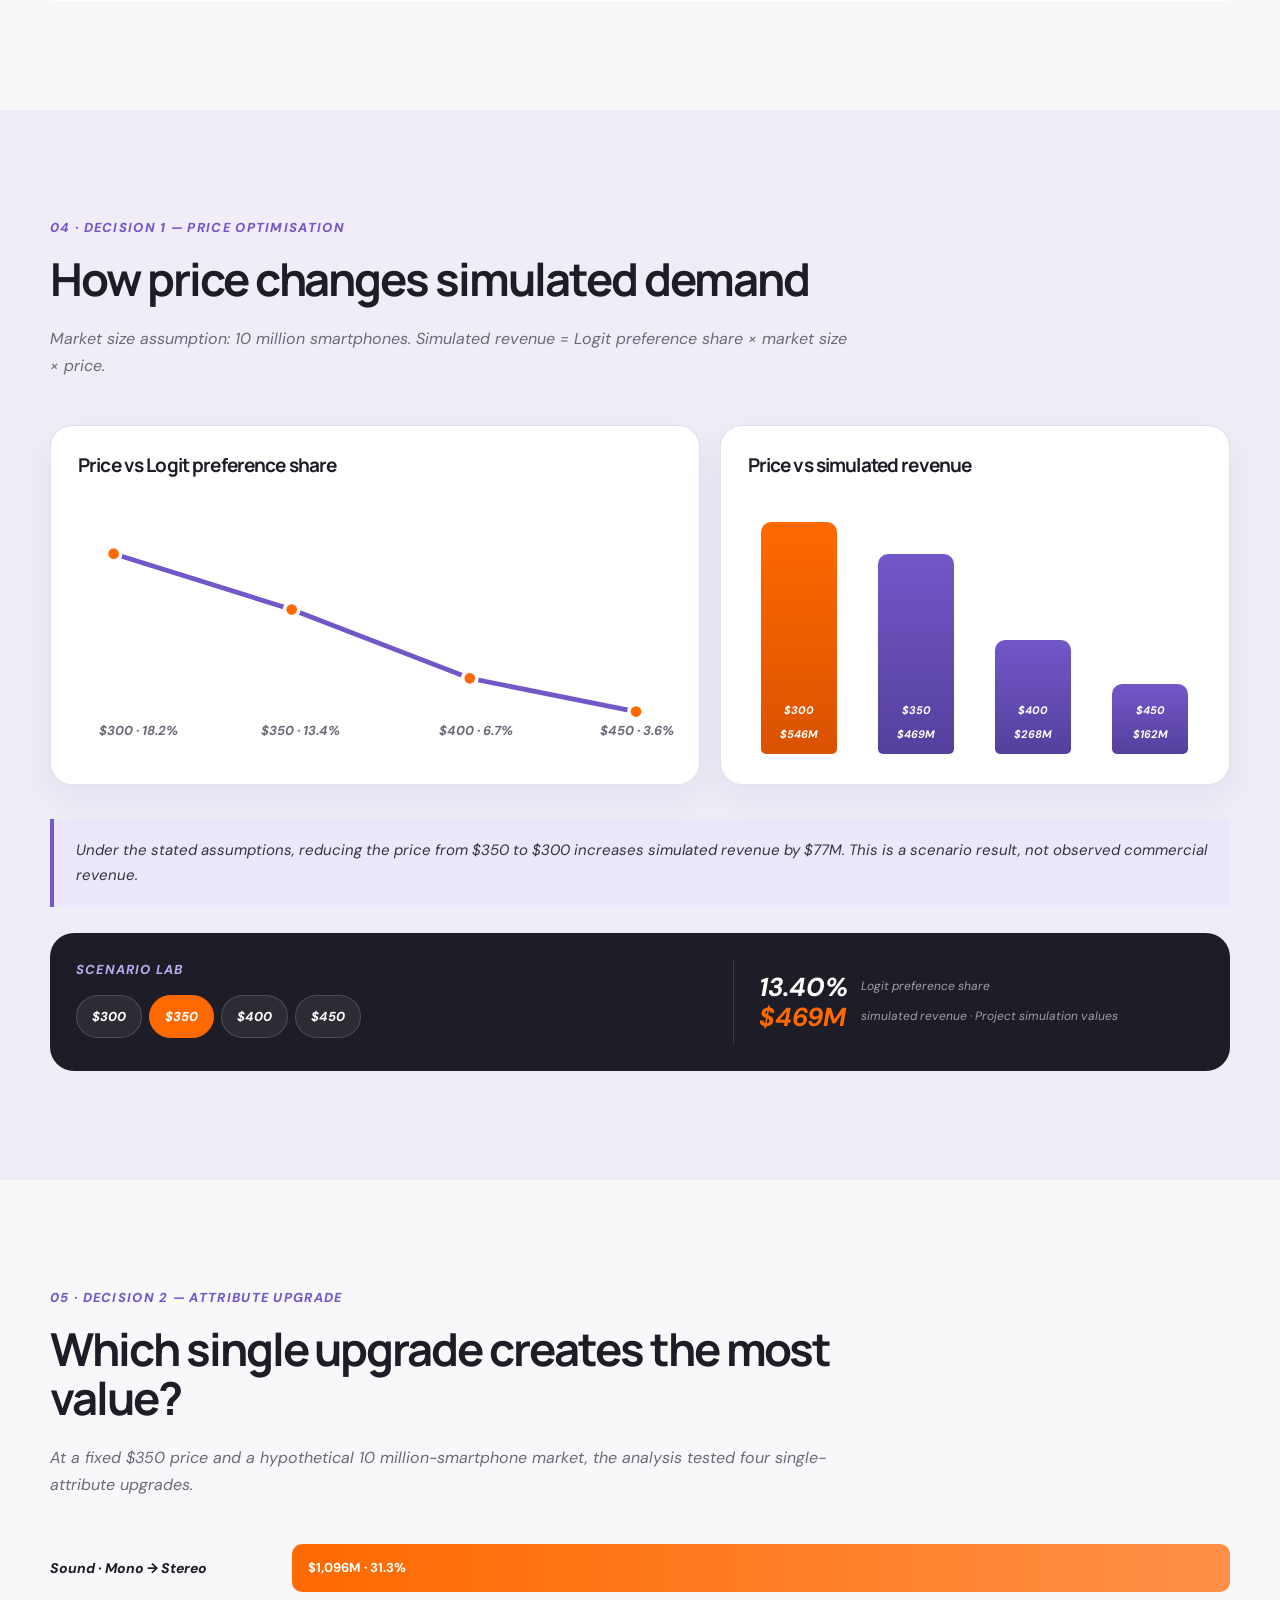
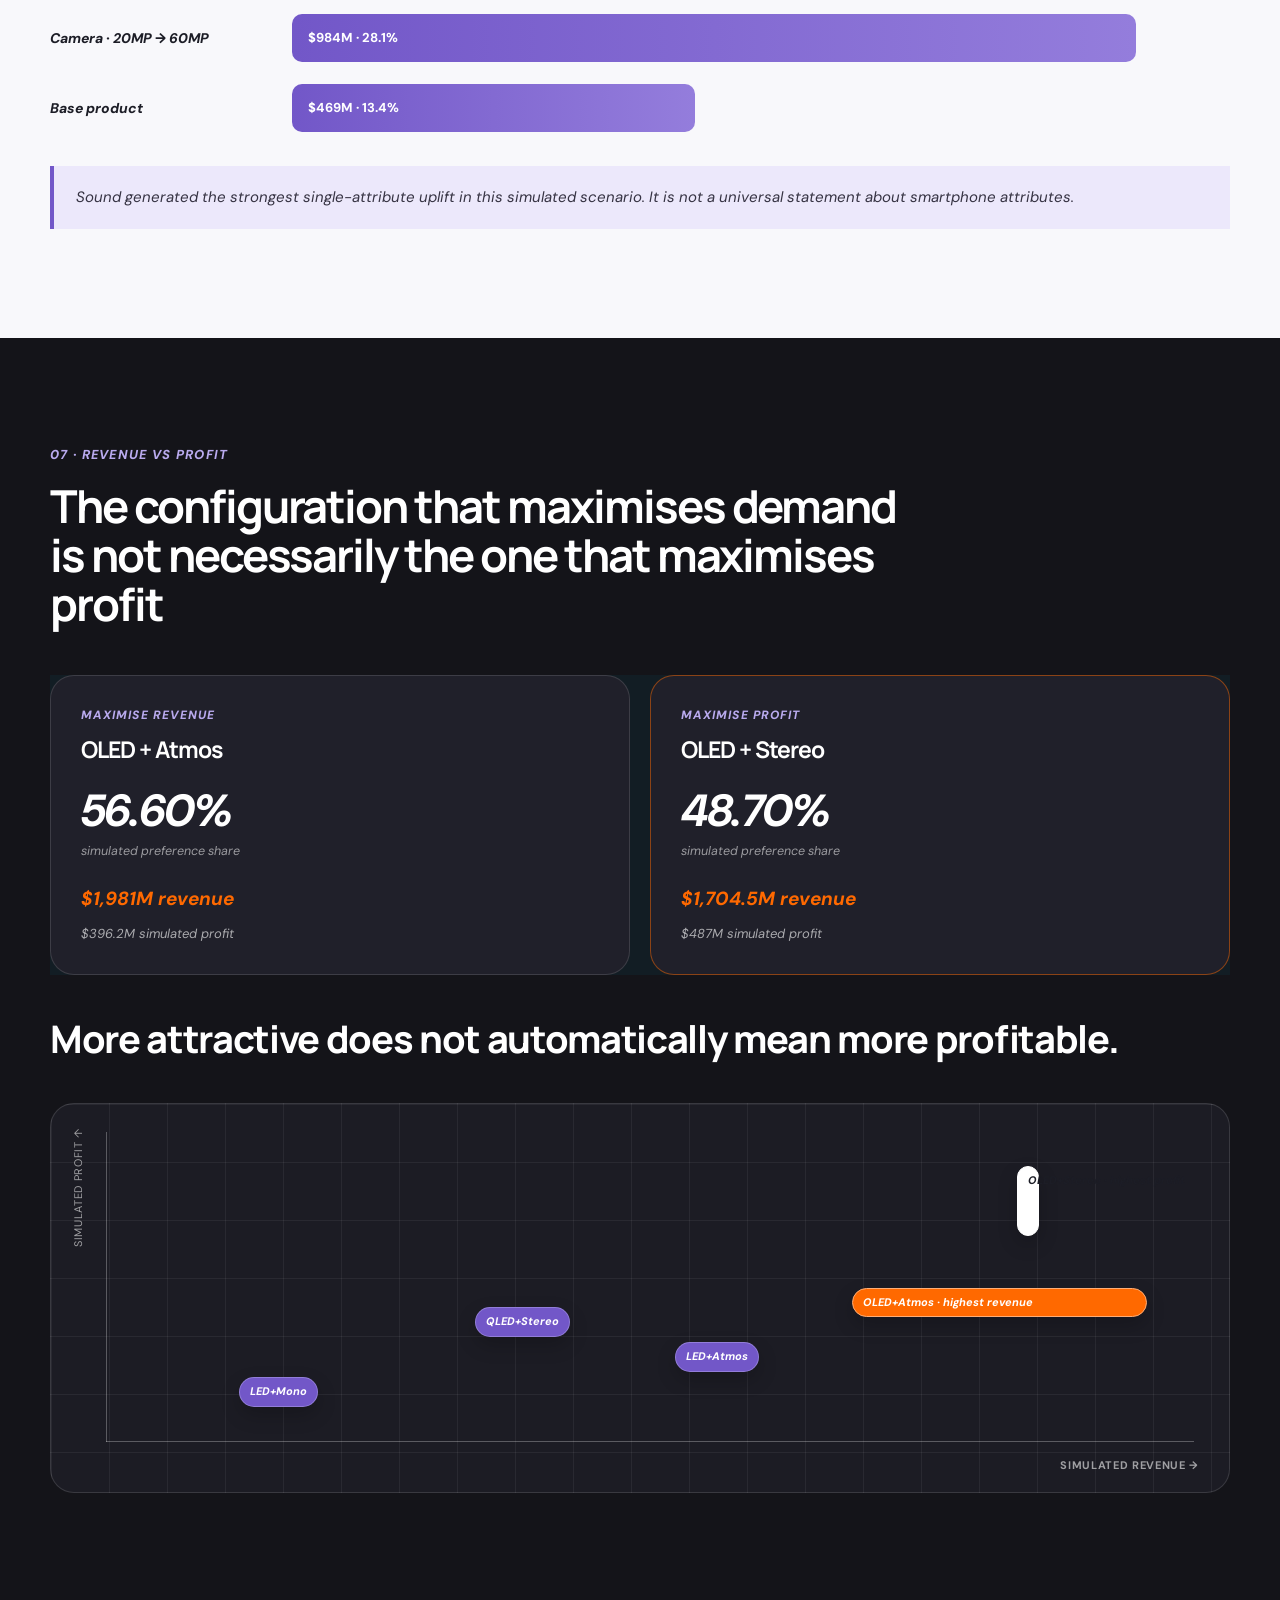
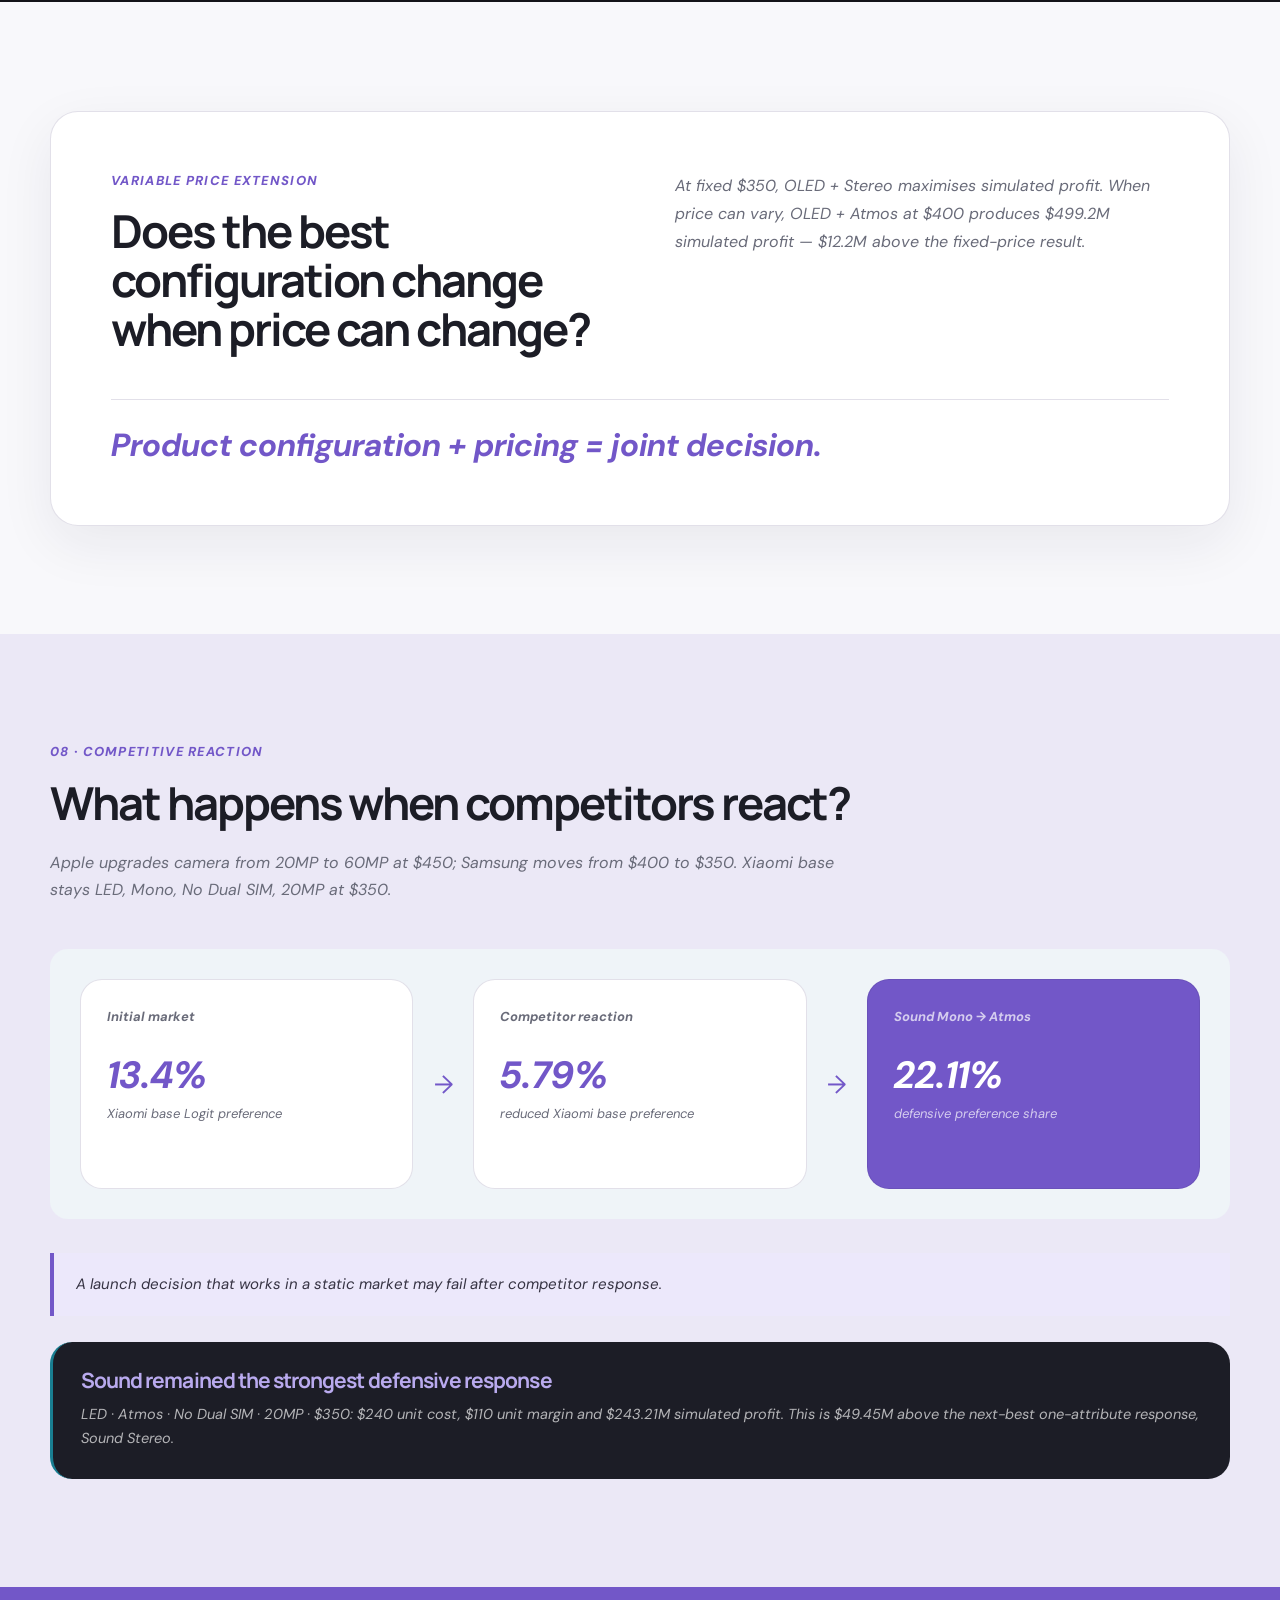
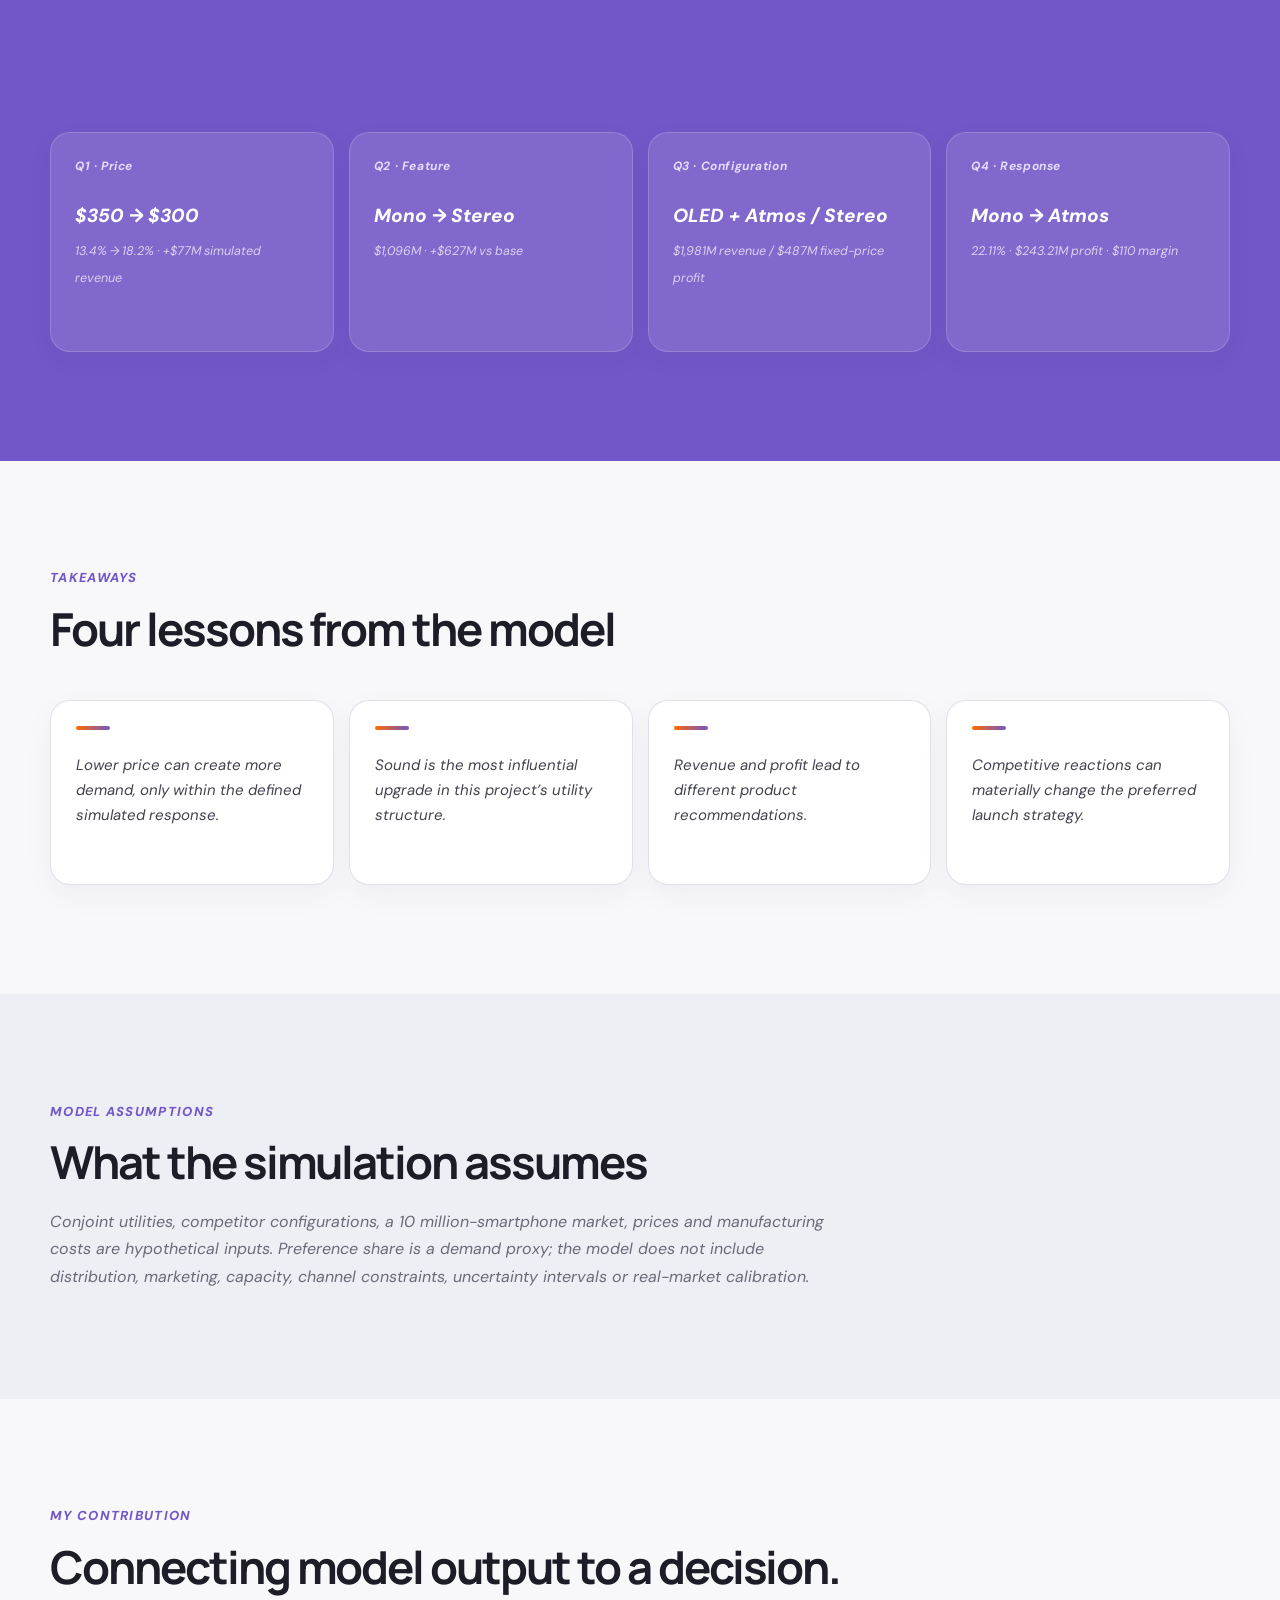
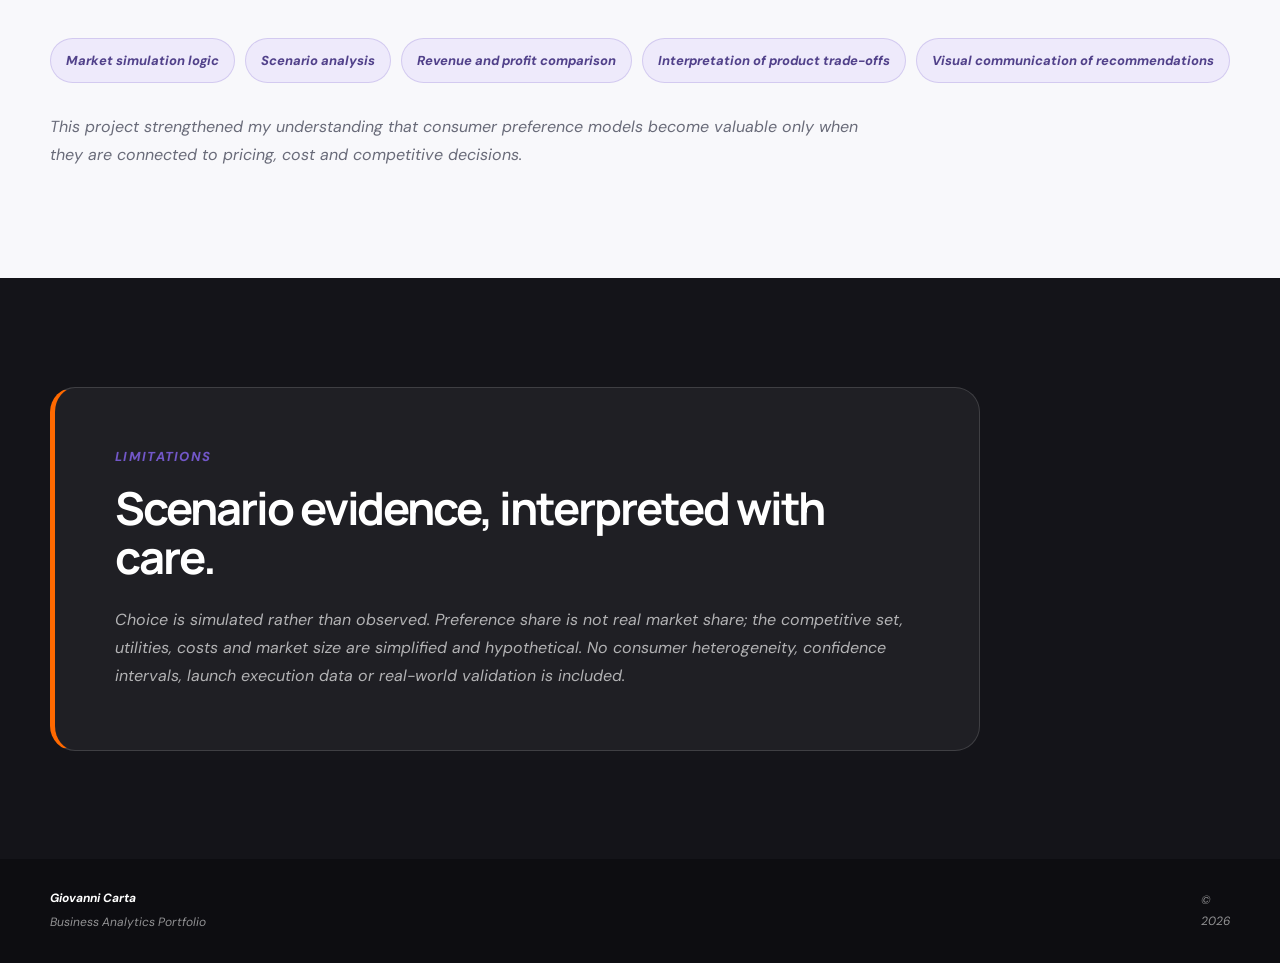
<file: projects/xiaomi-conjoint-analysis.html>
<!doctype html><html lang="en"><head><meta charset="utf-8"><meta name="viewport" content="width=device-width,initial-scale=1"><meta name="description" content="Xiaomi conjoint analysis and market simulation case study by Giovanni Carta."><title>Xiaomi Product & Pricing Simulation | Giovanni Carta</title><link rel="preconnect" href="https://fonts.googleapis.com"><link rel="preconnect" href="https://fonts.gstatic.com" crossorigin><link href="https://fonts.googleapis.com/css2?family=DM+Sans:wght@400;500;600;700&family=Manrope:wght@500;600;700;800&display=swap" rel="stylesheet"><link rel="stylesheet" href="../assets/css/style.css"></head><body class="case-page conjoint-case"><a class="skip-link" href="#main-content">Skip to content</a><div class="scroll-progress"><span></span></div><header class="site-header conjoint-header"><div class="container nav-wrap"><a class="brand" href="../index.html"><span class="brand-mark">GC</span><span>Giovanni Carta</span></a><a class="back-link" href="../index.html#projects">← Back to projects</a></div></header><main id="main-content">
<!-- COVER ART RECREATED AS ORIGINAL WEBSITE VISUAL -->
<section class="conjoint-hero"><div class="container conjoint-hero-grid"><div class="reveal"><p class="eyebrow">Conjoint analysis · Market simulation · University team project</p><h1>Turning customer utilities into a <span>smartphone launch strategy</span></h1><p>A conjoint-based market simulation exploring how product attributes, price and competitive reactions affect Xiaomi’s simulated preference share, revenue and profit.</p></div><div class="conjoint-device reveal delay-1"><div class="conjoint-decision-core"><span>Choice model</span><strong>Product<br>Price<br><em>Profit</em></strong></div><div class="conjoint-visual-stat stat-one"><b>18.2%</b><small>highest base<br>preference scenario</small></div><div class="conjoint-visual-stat stat-two"><b>$499.2M</b><small>best variable-price<br>simulated profit</small></div><div class="device-flow">Utilities <i>→</i> Simulated choice <i>→</i> Expected demand <i>→ <strong>Launch decision</strong></div></div></div><div class="container conjoint-metrics"><span>3 competing brands</span><span>4 core product attributes</span><span>4 price scenarios</span><span>9 screen–sound configurations</span><span>2 simulation methods</span></div><div class="container"><p class="conjoint-note">Key analytical tension: <b>Revenue maximisation ≠ Profit maximisation</b>. This was a university team project; all preference shares, revenues and profits are simulation outputs based on stated assumptions.</p></div></section>
<section class="section conjoint-light"><div class="container"><div class="conjoint-intro reveal"><p class="eyebrow">01 · Conjoint analysis</p><h2>From product attributes to customer trade-offs</h2></div><div class="conjoint-three"><article class="reveal"><b>Attributes</b><p>Products are combinations of screen, sound, camera, dual SIM and price.</p></article><article class="reveal delay-1"><b>Utilities</b><p>Utilities represent relative value assigned to levels such as OLED versus LED or Stereo versus Mono.</p></article><article class="reveal delay-2"><b>Trade-offs</b><p>Customers choose complete bundles: better sound or a lower price?</p></article></div><p class="conjoint-callout reveal">Conjoint analysis does not ask which feature sounds attractive in isolation. It evaluates the trade-offs consumers make between complete alternatives.</p></div></section>
<section class="section conjoint-dark"><div class="container"><div class="conjoint-intro reveal"><p class="eyebrow">02 · Choice simulation</p><h2>Two ways to simulate choice</h2></div><div class="choice-grid"><article class="reveal"><b>First Choice</b><p>Each respondent selects the product with the highest utility.</p><small>Winner-takes-all · more extreme · simple benchmark</small></article><article class="reveal delay-1"><b>Logit</b><p>Each product receives a probability based on relative utility.</p><small>Smoother · probabilistic · used for main project decisions</small></article></div><div class="logit-flow reveal">Utilities <i>→</i> exponentiation <i>→</i> normalisation <i>→ <strong>product probabilities</strong><small>P(product i) = exp(Ui) / Σ exp(Uj) · Simplified Logit representation.</small></div><p class="conjoint-warning">Preference share is not the same as observed market share.</p></div></section>
<section class="section conjoint-light"><div class="container"><div class="conjoint-intro reveal"><p class="eyebrow">03 · Starting competitive configuration</p><h2>The starting competitive configuration</h2></div><div class="market-table reveal" role="table"><div role="row"><b>Brand</b><b>Screen</b><b>Sound</b><b>Camera</b><b>Dual SIM</b><b>Price</b></div><div role="row"><strong><img src="../assets/images/xiaomi-logo.png" alt="Xiaomi logo"></strong><span>LED</span><span>Mono</span><span>20MP</span><span>No</span><span>$350</span></div><div role="row"><strong><img src="../assets/images/samsung-logo-svg.png" alt="Samsung logo"></strong><span>OLED</span><span>Stereo</span><span>20MP</span><span>No</span><span>$400</span></div><div role="row"><strong><img src="../assets/images/Apple_logo-svg.svg" alt="Apple logo"></strong><span>QLED</span><span>Stereo</span><span>20MP</span><span>No</span><span>$450</span></div></div><div class="baseline reveal"><div><b>10.8%</b><span>First Choice simulated preference share</span></div><div><b>13.4%</b><span>Logit simulated preference share</span></div><p>Logit was used for subsequent decisions because it provides a probabilistic allocation of preference.</p></div></div></section>
<section class="section conjoint-price"><div class="container"><div class="conjoint-intro reveal"><p class="eyebrow">04 · Decision 1 — Price optimisation</p><h2>How price changes simulated demand</h2><p>Market size assumption: 10 million smartphones. Simulated revenue = Logit preference share × market size × price.</p></div><div class="price-charts reveal"><div><h3>Price vs Logit preference share</h3><svg viewBox="0 0 500 180" aria-label="Preference share falls from 18.2 percent at 300 dollars to 3.6 percent at 450 dollars"><path d="M30 25 L180 72 L330 130 L470 158"/><circle cx="30" cy="25" r="6"/><circle cx="180" cy="72" r="6"/><circle cx="330" cy="130" r="6"/><circle cx="470" cy="158" r="6"/><text x="18" y="178">$300 · 18.2%</text><text x="154" y="178">$350 · 13.4%</text><text x="304" y="178">$400 · 6.7%</text><text x="440" y="178">$450 · 3.6%</text></svg></div><div><h3>Price vs simulated revenue</h3><div class="revenue-bars"><span style="--h:100%">$300 <b>$546M</b></span><span style="--h:86%">$350 <b>$469M</b></span><span style="--h:49%">$400 <b>$268M</b></span><span style="--h:30%">$450 <b>$162M</b></span></div></div></div><p class="conjoint-callout reveal">Under the stated assumptions, reducing the price from $350 to $300 increases simulated revenue by $77M. This is a scenario result, not observed commercial revenue.</p><div class="scenario-lab reveal" data-conjoint-lab><div><p>Scenario lab</p><button data-price="300">$300</button><button class="active" data-price="350">$350</button><button data-price="400">$400</button><button data-price="450">$450</button></div><output><b>13.40%</b><span>Logit preference share</span><strong>$469M</strong><small>simulated revenue · Project simulation values</small></output></div></div></section>
<section class="section conjoint-light"><div class="container"><div class="conjoint-intro reveal"><p class="eyebrow">05 · Decision 2 — Attribute upgrade</p><h2>Which single upgrade creates the most value?</h2><p>At a fixed $350 price and a hypothetical 10 million-smartphone market, the analysis tested four single-attribute upgrades.</p></div><div class="upgrade-bars reveal"><div><span>Sound · Mono → Stereo</span><i style="--w:100%">$1,096M · 31.3%</i></div><div><span>Camera · 20MP → 60MP</span><i style="--w:90%">$984M · 28.1%</i></div><div><span>Base product</span><i style="--w:43%">$469M · 13.4%</i></div></div><p class="conjoint-callout reveal">Sound generated the strongest single-attribute uplift in this simulated scenario. It is not a universal statement about smartphone attributes.</p></div></section>
<section class="section conjoint-dark"><div class="container"><div class="conjoint-intro reveal"><p class="eyebrow">07 · Revenue vs profit</p><h2>The configuration that maximises demand is not necessarily the one that maximises profit</h2></div><div class="revenue-profit reveal"><article><p>Maximise revenue</p><h3>OLED + Atmos</h3><b>56.60%</b><span>simulated preference share</span><strong>$1,981M revenue</strong><small>$396.2M simulated profit</small></article><article><p>Maximise profit</p><h3>OLED + Stereo</h3><b>48.70%</b><span>simulated preference share</span><strong>$1,704.5M revenue</strong><small>$487M simulated profit</small></article></div><p class="editorial-line reveal">More attractive does not automatically mean more profitable.</p><div class="scatter reveal" role="img" aria-label="Simulated revenue versus profit scatterplot. OLED plus Atmos has highest revenue; OLED plus Stereo highest profit."><span class="s1">LED+Mono</span><span class="s2">QLED+Stereo</span><span class="s3">LED+Atmos</span><span class="s4">OLED+Atmos · highest revenue</span><span class="s5">OLED+Stereo · highest profit</span><i>Simulated profit ↑</i><b>Simulated revenue →</b></div></div></section>
<section class="section conjoint-light"><div class="container"><div class="extension reveal"><div><p class="eyebrow">Variable price extension</p><h2>Does the best configuration change when price can change?</h2></div><p>At fixed $350, OLED + Stereo maximises simulated profit. When price can vary, OLED + Atmos at $400 produces $499.2M simulated profit — $12.2M above the fixed-price result.</p><strong>Product configuration + pricing = joint decision.</strong></div></div></section>
<section class="section conjoint-reaction"><div class="container"><div class="conjoint-intro reveal"><p class="eyebrow">08 · Competitive reaction</p><h2>What happens when competitors react?</h2><p>Apple upgrades camera from 20MP to 60MP at $450; Samsung moves from $400 to $350. Xiaomi base stays LED, Mono, No Dual SIM, 20MP at $350.</p></div><div class="reaction-flow reveal"><div><b>Initial market</b><strong>13.4%</strong><span>Xiaomi base Logit preference</span></div><i>→</i><div><b>Competitor reaction</b><strong>5.79%</strong><span>reduced Xiaomi base preference</span></div><i>→</i><div class="defence"><b>Sound Mono → Atmos</b><strong>22.11%</strong><span>defensive preference share</span></div></div><p class="conjoint-callout">A launch decision that works in a static market may fail after competitor response.</p><div class="defensive-note reveal"><h3>Sound remained the strongest defensive response</h3><p>LED · Atmos · No Dual SIM · 20MP · $350: $240 unit cost, $110 unit margin and $243.21M simulated profit. This is $49.45M above the next-best one-attribute response, Sound Stereo.</p></div></div></section>
<section class="section conjoint-summary"><div class="container"><p class="eyebrow reveal">The full case in four decisions</p><div class="decision-grid reveal"><article><b>Q1 · Price</b><p>$350 → $300</p><span>13.4% → 18.2% · +$77M simulated revenue</span></article><article><b>Q2 · Feature</b><p>Mono → Stereo</p><span>$1,096M · +$627M vs base</span></article><article><b>Q3 · Configuration</b><p>OLED + Atmos / Stereo</p><span>$1,981M revenue / $487M fixed-price profit</span></article><article><b>Q4 · Response</b><p>Mono → Atmos</p><span>22.11% · $243.21M profit · $110 margin</span></article></div></div></section>
<section class="section conjoint-light"><div class="container"><div class="conjoint-intro reveal"><p class="eyebrow">Takeaways</p><h2>Four lessons from the model</h2></div><div class="lesson-grid reveal"><span>Lower price can create more demand, only within the defined simulated response.</span><span>Sound is the most influential upgrade in this project’s utility structure.</span><span>Revenue and profit lead to different product recommendations.</span><span>Competitive reactions can materially change the preferred launch strategy.</span></div></div></section>
<section class="section conjoint-assumptions"><div class="container"><div class="conjoint-intro reveal"><p class="eyebrow">Model assumptions</p><h2>What the simulation assumes</h2><p>Conjoint utilities, competitor configurations, a 10 million-smartphone market, prices and manufacturing costs are hypothetical inputs. Preference share is a demand proxy; the model does not include distribution, marketing, capacity, channel constraints, uncertainty intervals or real-market calibration.</p></div></div></section>
<section class="section conjoint-contribution"><div class="container"><div class="conjoint-intro reveal"><p class="eyebrow">My contribution</p><h2>Connecting model output to a decision.</h2></div><div class="reveal"><!-- VERIFY AND PERSONALISE GIOVANNI'S INDIVIDUAL CONTRIBUTION --><div class="feature-tags"><span>Market simulation logic</span><span>Scenario analysis</span><span>Revenue and profit comparison</span><span>Interpretation of product trade-offs</span><span>Visual communication of recommendations</span></div><p>This project strengthened my understanding that consumer preference models become valuable only when they are connected to pricing, cost and competitive decisions.</p></div></div></section>
<section class="section conjoint-limits"><div class="container"><div class="limit-box reveal"><p class="eyebrow">Limitations</p><h2>Scenario evidence, interpreted with care.</h2><p>Choice is simulated rather than observed. Preference share is not real market share; the competitive set, utilities, costs and market size are simplified and hypothetical. No consumer heterogeneity, confidence intervals, launch execution data or real-world validation is included.</p></div></div></section></main><footer><div class="container footer-wrap"><div><strong>Giovanni Carta</strong><span>Business Analytics Portfolio</span></div><p>© <span id="year"></span></p></div></footer><script src="../assets/js/main.js"></script></body></html>
</file>
<file: assets/css/style.css>
/* Recovered stylesheet — rebuilt from the live HTML structure and retained project CSS. */
:root{
  --bg:#f4f7fa;--surface:#fff;--ink:#102832;--muted:#607480;--line:rgba(16,40,50,.14);
  --navy:#0c3444;--petrol:#12566b;--teal:#197e91;--cyan:#5bbfd0;--sky:#bfe6ee;--ice:#eaf4f7;
  --dark:#0b1c24;--max:1280px;--radius:26px;--ease:cubic-bezier(.22,.61,.36,1);
  font-synthesis:none;
}
*{box-sizing:border-box}html{scroll-behavior:smooth}body{margin:0;color:var(--ink);background:var(--bg);font:400 16px/1.65 "DM Sans",Arial,sans-serif;overflow-x:hidden}
img,svg{max-width:100%}img{display:block}a{color:inherit;text-decoration:none}button{font:inherit}h1,h2,h3,p{margin:0}h1,h2,h3,.brand{font-family:"Manrope","DM Sans",sans-serif;line-height:1.04;letter-spacing:-.045em}h1{font-size:clamp(43px,6.3vw,85px)}h2{font-size:clamp(34px,4.5vw,61px)}h3{font-size:clamp(22px,2.4vw,32px)}p{color:var(--muted)}.container{width:min(calc(100% - 48px),var(--max));margin-inline:auto}.section{padding:clamp(76px,10vw,140px) 0}.skip-link{position:fixed;z-index:999;top:-100px;left:20px;padding:10px 15px;background:#fff}.skip-link:focus{top:20px}.page-glow,.noise{position:fixed;z-index:-1;pointer-events:none}.page-glow{width:44vw;aspect-ratio:1;border-radius:50%;filter:blur(65px);opacity:.16}.glow-one{top:-15vw;left:-15vw;background:var(--cyan)}.glow-two{right:-20vw;bottom:10vw;background:#8cb8cf}.noise{inset:0;opacity:.025;background-image:url("data:image/svg+xml,%3Csvg viewBox='0 0 180 180' xmlns='http://www.w3.org/2000/svg'%3E%3Cfilter id='n'%3E%3CfeTurbulence type='fractalNoise' baseFrequency='.85' numOctaves='3'/%3E%3C/filter%3E%3Crect width='100%25' height='100%25' filter='url(%23n)'/%3E%3C/svg%3E")}

/* Header and shared controls */
.site-header{position:relative;z-index:20;border-bottom:1px solid var(--line);background:rgba(255,255,255,.86);backdrop-filter:blur(14px);transition:background .25s,box-shadow .25s}.homepage-header{position:absolute;inset:0 0 auto;border-color:rgba(17,73,90,.09);background:rgba(248,252,253,.52)}.site-header.scrolled{position:sticky;top:0;background:rgba(255,255,255,.92);box-shadow:0 8px 25px rgba(10,45,56,.07)}.nav-wrap{display:flex;min-height:72px;align-items:center;justify-content:space-between;gap:22px}.brand{display:flex;align-items:center;gap:11px;font-weight:800;letter-spacing:-.035em}.brand-mark{display:grid;width:37px;height:37px;place-items:center;border-radius:11px;color:#fff;background:linear-gradient(135deg,var(--navy),var(--teal));box-shadow:0 7px 16px rgba(12,52,68,.16);font-size:12px;letter-spacing:0}.brand-copy{display:grid;line-height:1.05}.brand-name{font-size:14px}.brand-subtitle{margin-top:3px;color:#66808b;font:700 9px/1 "DM Sans";letter-spacing:.09em;text-transform:uppercase}.nav-links{display:flex;align-items:center;gap:24px;font-size:13px;font-weight:700}.nav-links a{transition:color .2s}.nav-links a:hover{color:var(--teal)}.nav-cta,.button{display:inline-flex;align-items:center;justify-content:center;gap:9px;border:1px solid transparent;border-radius:999px;padding:12px 17px;font-size:13px;font-weight:800;transition:transform .2s var(--ease),background .2s,border-color .2s}.nav-cta,.button.primary{color:#fff;background:var(--navy)}.nav-cta:hover,.button.primary:hover{background:var(--teal);transform:translateY(-2px)}.button.ghost{border-color:rgba(12,52,68,.2);background:rgba(255,255,255,.56)}.button.light{color:var(--navy);background:#fff}.button.outline-light{border-color:rgba(255,255,255,.42);color:#fff}.button:hover{transform:translateY(-2px)}.menu-toggle{display:none;border:0;background:transparent}.back-link{font-size:13px;font-weight:800}.scroll-progress{position:fixed;z-index:40;top:0;left:0;width:0;height:2px;background:var(--cyan)}.eyebrow{margin-bottom:16px;color:var(--teal);font-size:11px;font-weight:800;letter-spacing:.13em;text-transform:uppercase}.reveal{opacity:0;transform:translateY(18px);transition:opacity .65s var(--ease),transform .65s var(--ease)}.reveal.visible{opacity:1;transform:none}.delay-1{transition-delay:.1s}.delay-2{transition-delay:.2s}.delay-3{transition-delay:.3s}

/* Homepage */
.hero{position:relative;display:flex;min-height:min(890px,100svh);align-items:center;overflow:hidden;padding-top:115px;background:radial-gradient(circle at 82% 15%,rgba(97,193,210,.23),transparent 25%),linear-gradient(135deg,#f8fbfc 0%,#eaf4f7 100%)}.hero::after{position:absolute;inset:0;background-image:linear-gradient(rgba(15,84,105,.045) 1px,transparent 1px),linear-gradient(90deg,rgba(15,84,105,.045) 1px,transparent 1px);background-size:56px 56px;content:"";pointer-events:none}.hero-grid{position:relative;z-index:1;display:grid;grid-template-columns:minmax(0,1.04fr) minmax(350px,.86fr);gap:clamp(42px,7vw,110px);align-items:center}.status-pill{display:inline-flex;gap:9px;align-items:center;margin-bottom:19px;padding:8px 11px;border:1px solid rgba(20,95,111,.16);border-radius:999px;background:rgba(255,255,255,.6);color:#48636d;font-size:11px;font-weight:700}.status-pill span{width:7px;height:7px;border-radius:50%;background:#49a98e;box-shadow:0 0 0 4px rgba(73,169,142,.13)}.gradient-text{color:var(--teal)}.hero-copy{max-width:640px;margin:25px 0 29px;font-size:clamp(17px,1.6vw,20px);line-height:1.58}.hero-actions{display:flex;flex-wrap:wrap;gap:10px}.hero-proof{display:grid;grid-template-columns:repeat(4,1fr);margin-top:46px;border-top:1px solid rgba(15,84,105,.16)}.hero-proof>div{min-width:0;padding:19px 12px 0;border-right:1px solid rgba(15,84,105,.16)}.hero-proof>div:first-child{padding-left:0}.hero-proof strong,.hero-proof span{display:block}.hero-proof strong{color:var(--petrol);font:800 clamp(25px,3vw,37px)/1 "Manrope";letter-spacing:-.06em}.hero-proof span{margin-top:6px;color:#274854;font-size:11px;font-weight:800;line-height:1.25}.hero-proof small{display:block;margin-top:4px;color:#6c8189;font-size:9px;line-height:1.3}.hero-data-canvas{position:absolute;inset:0;z-index:0;pointer-events:none}.hero-data-canvas svg{width:100%;height:100%}.hero-data-grid path{fill:none;stroke:rgba(15,84,105,.07)}.hero-forecast-path{fill:none;stroke:rgba(12,86,107,.3);stroke-width:2;stroke-dasharray:4 8;animation:dash 18s linear infinite}.hero-forecast-path-secondary{stroke:rgba(91,191,208,.43);animation-direction:reverse}.hero-data-points circle{fill:var(--cyan);opacity:.5;animation:pulse 4s ease-in-out infinite}.hero-dashboard-bars path{stroke:rgba(12,86,107,.17);stroke-linecap:round;stroke-width:9}.portrait-stage{position:relative;width:min(100%,520px);justify-self:center}.portrait-frame{position:relative;z-index:2;overflow:hidden;aspect-ratio:4/5;border-radius:44% 44% 34px 34px;background:#d9e7e9;box-shadow:0 30px 65px rgba(13,55,69,.18)}.portrait-frame img{width:100%;height:100%;object-fit:cover;object-position:center top}.portrait-shade{position:absolute;inset:0;background:linear-gradient(180deg,transparent 54%,rgba(7,37,48,.35))}.orbit{position:absolute;z-index:0;border:1px solid rgba(12,86,107,.19);border-radius:48%;pointer-events:none}.orbit-one{inset:-7% -5% 4%;border-left-color:transparent;transform:rotate(-17deg)}.orbit-two{inset:7% -13% -5% 11%;border-style:dashed;opacity:.7;transform:rotate(25deg)}.portrait-data-aura{position:absolute;z-index:1;inset:-9% -14% 2%;pointer-events:none}.portrait-data-aura svg{width:100%;height:100%;overflow:visible}.portrait-data-aura path{fill:none;stroke:rgba(12,86,107,.25);stroke-dasharray:3 8}.portrait-data-aura path+path{stroke:rgba(91,191,208,.5)}.portrait-data-aura circle{fill:var(--cyan)}.floating-card{position:absolute;z-index:4;display:flex;align-items:center;gap:10px;width:205px;padding:13px;border:1px solid rgba(15,84,105,.16);border-radius:15px;background:rgba(255,255,255,.8);box-shadow:0 13px 30px rgba(12,50,63,.1);backdrop-filter:blur(9px)}.floating-card small,.floating-card strong{display:block}.floating-card small{color:var(--teal);font-size:9px;font-weight:800;letter-spacing:.08em;text-transform:uppercase}.floating-card strong{margin-top:3px;font:700 12px/1.35 "Manrope"}.card-top{top:13%;left:-14%}.card-middle{top:46%;right:-15%}.card-bottom{bottom:10%;left:-12%}.mini-icon,.signal{display:grid;width:27px;height:27px;place-items:center;flex:0 0 auto;border-radius:8px;color:#fff;background:var(--teal);font-weight:800}.signal{gap:2px;grid-auto-flow:column;background:var(--navy)}.signal i{width:2px;background:#bfeaf1}.signal i:nth-child(1){height:7px}.signal i:nth-child(2){height:12px}.signal i:nth-child(3){height:17px}.signal i:nth-child(4){height:9px}.scroll-cue{position:absolute;z-index:2;bottom:24px;left:50%;display:flex;align-items:center;gap:11px;transform:translateX(-50%);color:#6a8189;font-size:10px;font-weight:800;letter-spacing:.08em;text-transform:uppercase}.scroll-cue i{width:36px;height:1px;background:var(--teal)}
.section-heading{display:flex;align-items:end;justify-content:space-between;gap:50px;margin-bottom:48px}.section-heading>p{max-width:460px}.section-index{display:flex;align-items:center;gap:12px;margin-bottom:25px}.section-index span{color:var(--teal);font:800 13px "Manrope"}.section-index p{font-size:11px;font-weight:800;letter-spacing:.1em;text-transform:uppercase}.section-index.light{color:#fff}.section-index.light span,.section-index.light p{color:#b9e6ee}.about-section{background:#fff}.about-grid{display:grid;grid-template-columns:.25fr 1.1fr .8fr;gap:clamp(26px,5vw,78px)}.about-title h2 span{color:var(--teal)}.about-copy p+p{margin-top:16px}.text-link{display:inline-flex;gap:8px;margin-top:23px;color:var(--teal);font-weight:800}.process-journey-section,.method-section{background:linear-gradient(145deg,#edf6f8,#fff)}.process-journey-heading{display:flex;justify-content:space-between;gap:45px;margin-bottom:55px}.process-journey-heading>p{max-width:490px}.process-journey{position:relative;display:grid;grid-template-columns:repeat(4,1fr);gap:20px}.process-journey-line{position:absolute;z-index:0;top:49px;right:8%;left:8%;height:1px;background:linear-gradient(90deg,var(--cyan),var(--petrol))}.process-stage{position:relative;z-index:1;padding:0 14px}.process-node,.process-phase-icon{display:grid;width:100px;height:100px;place-items:center;margin-bottom:22px;border:1px solid rgba(16,86,107,.17);border-radius:25px;background:#fff;color:var(--petrol);box-shadow:0 12px 24px rgba(13,63,78,.08)}.process-node svg,.process-phase-icon svg{width:42px;height:42px;fill:none;stroke:currentColor;stroke-width:1.7}.process-stage-meta{color:var(--teal);font-size:10px;font-weight:800;letter-spacing:.1em;text-transform:uppercase}.process-stage h3{margin:7px 0 9px;font-size:19px}.process-stage p{font-size:13px}.process-output{display:block;margin-top:15px;color:var(--petrol);font-size:11px;font-weight:800}.method-grid{display:grid;grid-template-columns:repeat(4,1fr);gap:15px}.method-card{min-height:265px;padding:24px;border:1px solid rgba(15,84,105,.13);border-radius:18px;background:#fff;box-shadow:0 10px 30px rgba(13,63,78,.05);transition:transform .25s var(--ease),box-shadow .25s}.method-card:hover{transform:translateY(-7px);box-shadow:0 20px 35px rgba(13,63,78,.11)}.method-card>span{color:var(--teal);font-size:11px;font-weight:800}.method-icon{display:grid;width:54px;height:54px;place-items:center;margin:22px 0;border:1px solid rgba(15,84,105,.14);border-radius:16px;color:var(--petrol);background:var(--ice)}.method-icon svg{width:29px;height:29px;fill:none;stroke:currentColor;stroke-width:1.8}.method-card h3{font-size:20px}.method-card p{margin-top:10px;font-size:13px;line-height:1.55}

/* Project cards */
.projects-section{background:var(--navy);color:#fff}.projects-intro{display:flex;justify-content:space-between;gap:50px;margin-bottom:58px}.projects-intro h2{max-width:710px}.projects-intro p{max-width:390px;color:#bed5db}.featured-project{position:relative;display:grid;grid-template-columns:1.02fr .98fr;min-height:490px;overflow:hidden;border:1px solid rgba(180,230,236,.18);border-radius:28px;background:rgba(8,42,54,.44);transition:transform .35s var(--ease),box-shadow .35s}.featured-project+.featured-project{margin-top:26px}.featured-project:hover{box-shadow:0 28px 50px rgba(0,0,0,.2)}.featured-project.reverse .project-visual{order:2}.featured-project.reverse .project-content{order:1}.project-content{display:flex;flex-direction:column;justify-content:center;padding:clamp(32px,5vw,58px)}.project-meta{display:flex;justify-content:space-between;gap:15px;margin-bottom:30px;color:#a7d3dc;font-size:10px;font-weight:800;letter-spacing:.1em;text-transform:uppercase}.project-content h3{max-width:500px;font-size:clamp(31px,3.5vw,48px)}.project-lead{margin-top:20px;color:#f5ffff!important;font-size:17px!important;line-height:1.55!important}.project-content>p:not(.project-lead){margin-top:18px;color:#aac1c8}.tags,.feature-tags{display:flex;flex-wrap:wrap;gap:8px;margin-top:25px}.tags span,.feature-tags span{padding:7px 10px;border:1px solid rgba(178,225,233,.26);border-radius:999px;color:#d4eef2;font-size:10px;font-weight:800}.project-link{display:inline-flex;align-items:center;gap:11px;margin-top:29px;color:#fff;font-family:"Manrope";font-size:15px;font-weight:800}.project-link span{font-size:21px}.project-visual{position:relative;min-height:390px;overflow:hidden;background:#102e3d}.project-visual::before{position:absolute;inset:0;background-image:linear-gradient(rgba(179,226,234,.07) 1px,transparent 1px),linear-gradient(90deg,rgba(179,226,234,.07) 1px,transparent 1px);background-size:46px 46px;content:""}.forecast-visual{background:linear-gradient(145deg,#e9f7fa,#abdae5)}.chart-grid{position:absolute;inset:0;background-image:linear-gradient(rgba(19,91,111,.09) 1px,transparent 1px),linear-gradient(90deg,rgba(19,91,111,.09) 1px,transparent 1px);background-size:52px 52px}.forecast-visual svg{position:absolute;inset:20% 7%;width:86%;height:60%}.chart-line{fill:none;stroke-linecap:round;stroke-width:6}.line-one{stroke:#135a72}.line-two{stroke:#fff;stroke-width:5}.visual-badge,.visual-stat{position:absolute;padding:11px 13px;border-radius:13px;background:rgba(255,255,255,.86);color:var(--petrol);font-size:11px;font-weight:800;box-shadow:0 9px 20px rgba(12,75,93,.12)}.visual-badge{top:27px;left:27px}.visual-stat{right:26px;bottom:31px}.visual-stat span,.visual-stat strong{display:block}.visual-stat span{color:#63808a;font-size:9px}.visual-stat strong{margin-top:4px;color:var(--navy)}.ace-project-visual,.ace-project .project-visual{background:#181818}.ace-project-visual::after{position:absolute;right:-15%;bottom:-25%;width:78%;aspect-ratio:1;border:1px solid #0e7d9b;border-radius:50%;content:""}.ace-project-mark{position:absolute;z-index:2;top:50%;left:50%;width:min(55%,270px);transform:translate(-50%,-50%)}.ace-project-stat{position:absolute;z-index:3;padding:11px 15px;border-left:2px solid #ffc800;background:rgba(255,255,255,.12);color:#fff}.ace-project-stat strong,.ace-project-stat span{display:block}.ace-project-stat strong{font-size:25px}.ace-project-stat span{font-size:10px}.stat-top{top:16%;left:13%}.stat-bottom{right:10%;bottom:19%}.ace-project-arc{position:absolute;z-index:1;width:110%;aspect-ratio:1;border:1px solid #e2b500;border-radius:50%;top:-65%;left:-40%}.cromo-project-visual{background:#082a3d}.cromo-project-logo{position:absolute;z-index:2;top:50%;left:50%;width:80%;max-width:370px;transform:translate(-50%,-50%)}.cromo-project-stat{position:absolute;z-index:2;padding:12px 14px;border-left:2px solid #2dd0df;background:rgba(255,255,255,.1);color:#fff}.cromo-project-stat strong,.cromo-project-stat span{display:block}.cromo-project-stat strong{font-size:25px}.cromo-project-stat span{font-size:10px}.cromo-project-stat.stat-top{top:16%;left:12%}.cromo-project-stat.stat-bottom{right:12%;bottom:17%}.conjoint-project-visual{background:#18181b}.conjoint-brand-logos{position:absolute;z-index:4;top:34px;left:50%;display:flex;align-items:center;gap:24px;padding-bottom:12px;border-bottom:1px solid rgba(151,120,230,.75);transform:translateX(-50%)}.conjoint-brand-logos img{width:80px;height:48px;object-fit:contain}.conjoint-brand-logos img:first-child{width:68px}.conjoint-brand-logos img:last-child{width:35px;filter:brightness(0) invert(1)}.conjoint-phone-mark{position:absolute;z-index:2;top:54%;left:50%;display:grid;width:160px;height:250px;align-content:space-between;padding:31px 20px 23px;border:6px solid #7257c8;border-radius:5px;color:#fff;transform:translate(-50%,-39%)}.conjoint-phone-mark i{width:48px;height:5px;justify-self:center;border-radius:999px;background:#e8e6ff}.conjoint-phone-mark b{font-size:18px}.conjoint-phone-mark span{font-size:10px}.conjoint-project-flow{position:absolute;z-index:3;bottom:25px;left:25px;color:#e9f4f7;font-size:10px;font-weight:800}.conjoint-project-flow strong{color:#ad98ff}.conjoint-card-metrics,.architecture-card-metrics,.forecast-card-metrics{display:flex;flex-wrap:wrap;gap:8px;margin-top:14px}.conjoint-card-metrics span,.architecture-card-metrics span,.forecast-card-metrics span{padding:7px 10px;border:1px solid rgba(162,140,237,.55);border-radius:999px;font-size:10px;font-weight:800}.architecture-project-visual{background:linear-gradient(145deg,#0c3344,#174c63)}.architecture-project-visual::after{position:absolute;right:-18%;bottom:-38%;width:75%;aspect-ratio:1;border:1px solid rgba(182,225,236,.33);border-radius:50%;content:""}.architecture-project-mark{position:absolute;z-index:3;top:50%;left:50%;display:grid;width:190px;height:190px;place-items:center;border:1px solid rgba(210,239,245,.56);border-radius:50%;color:#fff;background:rgba(7,39,51,.27);font:800 20px "Manrope";transform:translate(-50%,-50%)}.architecture-project-signal{position:absolute;z-index:3;bottom:25px;left:25px;color:#cfebf1;font-size:10px;font-weight:800}.architecture-project-stat{position:absolute;z-index:4;padding:13px;border-left:2px solid var(--cyan);background:rgba(255,255,255,.12);color:#fff}.architecture-project-stat strong,.architecture-project-stat span{display:block}.architecture-project-stat strong{font-size:24px}.architecture-project-stat span{font-size:10px}.pharma-project-visual{background:linear-gradient(145deg,#eefaff,#b8e6ec)}.pharma-card-brand{position:absolute;z-index:2;top:50%;left:50%;text-align:center;transform:translate(-50%,-50%)}.pharma-card-brand-icon{display:grid;width:78px;height:78px;place-items:center;margin:0 auto 13px;border-radius:22px;color:#fff;background:linear-gradient(135deg,#164b61,#2ea7bb);font-size:34px}.pharma-card-brand b{display:block;color:#123b4c;font:800 25px "Manrope"}.pharma-card-brand-kicker{display:block;color:#48717e;font-size:10px;font-weight:800;letter-spacing:.1em;text-transform:uppercase}.pharma-card-stat-top,.pharma-card-stat-bottom{position:absolute;z-index:3;padding:10px 13px;border-left:2px solid var(--cyan);background:rgba(255,255,255,.75);color:#164253}.pharma-card-stat-top{top:16%;left:11%}.pharma-card-stat-bottom{right:10%;bottom:17%}.pharma-card-stat-top strong,.pharma-card-stat-bottom strong{display:block;font-size:22px}.pharma-card-stat-top span,.pharma-card-stat-bottom span{font-size:10px}.project-university-logo{position:absolute;z-index:5;right:18px;bottom:17px;max-width:82px;max-height:29px;object-fit:contain;object-position:right bottom}.project-tool-icons{position:absolute;z-index:5;right:18px;bottom:16px;display:flex;align-items:center;gap:6px}.project-tool-icons img{width:26px;height:26px;object-fit:contain}.project-tool-icons .tool-tableau-lockup{width:62px}.project-tool-icons .tool-sql-mark{filter:brightness(0) invert(1)}.featured-project .project-visual .project-university-logo~.project-tool-icons{bottom:53px}

/* Experience and education */
.experience-section{background:#fff}.experience-container{max-width:1040px}.experience-heading{max-width:650px;margin-bottom:70px}.timeline{position:relative;max-width:1120px;margin:auto}.timeline::before{position:absolute;top:0;bottom:0;left:50%;width:1px;background:rgba(12,86,107,.28);content:""}.timeline-item{position:relative;display:grid;grid-template-columns:1fr 1fr;min-height:210px}.timeline-card{position:relative;width:calc(100% - 66px);padding:25px;border:1px solid rgba(12,86,107,.14);border-radius:18px;background:#fff;box-shadow:0 12px 30px rgba(12,65,80,.06)}.timeline-item:nth-child(odd) .timeline-card{grid-column:1;justify-self:end}.timeline-item:nth-child(even) .timeline-card{grid-column:2;margin-left:66px}.timeline-node-year{position:absolute;z-index:2;top:31px;left:50%;min-width:96px;padding:8px 12px;background:#fff;color:var(--petrol);font:800 clamp(19px,2.4vw,30px)/1 "Manrope";letter-spacing:-.05em;text-align:center;transform:translateX(-50%)}.timeline-node{position:absolute;z-index:3;top:75px;left:50%;width:13px;height:13px;border:3px solid #fff;border-radius:50%;background:var(--teal);box-shadow:0 0 0 1px var(--teal);transform:translateX(-50%)}.timeline-logo{height:47px;margin-bottom:17px;object-fit:contain;object-position:left center}.timeline-label{color:var(--teal);font-size:11px;font-weight:800;letter-spacing:.09em;text-transform:uppercase}.timeline-card h3{margin:7px 0 9px;font-size:22px}.timeline-card p:not(.timeline-label){font-size:13px}.education-section{background:linear-gradient(145deg,#eff8fa,#fff)}.education-timeline{position:relative;display:grid;grid-template-columns:repeat(3,1fr);align-items:center;min-height:590px;margin-top:45px}.education-timeline::before{position:absolute;top:50%;right:7%;left:7%;height:1px;background:rgba(12,86,107,.33);content:""}.education-step{position:relative;z-index:2;display:flex;flex-direction:column;align-items:center}.education-step-top .education-card{margin-bottom:125px}.education-step-bottom .education-card{order:2;margin-top:125px}.education-node{position:absolute;top:50%;width:14px;height:14px;border:3px solid #fff;border-radius:50%;background:var(--teal);box-shadow:0 0 0 1px var(--teal);transform:translateY(-50%)}.education-connector{position:absolute;top:50%;width:1px;height:78px;background:rgba(12,86,107,.33)}.education-step-top .education-connector{bottom:50%;transform:translateY(-78px)}.education-step-bottom .education-connector{top:50%}.education-card{width:min(100%,340px);min-height:225px;padding:23px;border:1px solid rgba(12,86,107,.14);border-radius:18px;background:#fff;box-shadow:0 12px 28px rgba(12,65,80,.07)}.education-card:hover{transform:translateY(-4px)}.education-logo{width:85px;height:43px;margin-bottom:14px;object-fit:contain;object-position:left center}.education-card>span{display:block;margin-bottom:11px;color:var(--teal);font-size:10px;font-weight:800;letter-spacing:.09em;text-transform:uppercase}.education-card h3{margin:5px 0 9px;font-size:20px}.education-card p{font-size:12px}.education-current-badge{display:inline-block;margin-top:12px;padding:4px 8px;border-radius:999px;color:#fff;background:var(--teal);font-size:9px;font-weight:800}.tool-cloud{display:flex;flex-wrap:wrap;gap:9px;margin-top:25px}.tool-cloud span{padding:9px 12px;border:1px solid rgba(12,86,107,.16);border-radius:999px;background:#fff;color:var(--petrol);font-size:11px;font-weight:800}.contact-section{background:var(--navy)}.contact-card{position:relative;overflow:hidden;padding:clamp(38px,6vw,72px);border:1px solid rgba(196,235,241,.2);border-radius:28px;color:#fff;background:linear-gradient(135deg,#0d4254,#0b2735)}.contact-card h2{max-width:760px}.contact-card>p:not(.eyebrow){max-width:650px;margin-top:17px;color:#c2dce1}.contact-actions{display:flex;flex-wrap:wrap;gap:10px;margin-top:28px}.contact-orb{position:absolute;right:-10%;bottom:-90%;width:420px;aspect-ratio:1;border:1px solid rgba(113,206,220,.35);border-radius:50%}footer{padding:30px 0;background:#071821;color:#b9d2d8}.footer-wrap{display:flex;justify-content:space-between;gap:20px;font-size:12px}.footer-wrap strong,.footer-wrap span{display:block}.footer-wrap span{margin-top:4px;color:#799da7}

/* Shared case-study foundations */
.case-page,.case-body{background:#fff}.case-page .section{padding:clamp(72px,9vw,125px) 0}.case-hero,.ace-hero,.ai-case-hero,.cromo-hero,.forecast-hero,.conjoint-hero,.architecture-hero,.pharma-case-hero{position:relative;overflow:hidden;padding:150px 0 90px;background:linear-gradient(135deg,#0b2c3a,#12536a);color:#fff}.case-hero::after,.ace-hero::after,.ai-case-hero::after,.cromo-hero::after,.forecast-hero::after,.conjoint-hero::after,.architecture-hero::after{position:absolute;right:-10%;bottom:-60%;width:min(55vw,670px);aspect-ratio:1;border:1px solid rgba(188,233,238,.28);border-radius:50%;content:""}.case-hero .container,.ace-hero .container,.ai-case-hero .container,.cromo-hero .container,.forecast-hero .container,.conjoint-hero .container,.architecture-hero .container{position:relative;z-index:1}.case-hero h1,.ace-hero h1,.ai-case-hero h1,.cromo-hero h1,.forecast-hero h1,.conjoint-hero h1,.architecture-hero h1{max-width:900px}.case-hero .hero-copy,.ace-hero .hero-copy,.ai-case-hero .hero-copy,.cromo-hero .hero-copy,.forecast-hero .hero-copy,.conjoint-hero .hero-copy,.architecture-hero .hero-copy{color:#d4e6ea}.case-layout{display:grid;grid-template-columns:260px minmax(0,1fr);gap:clamp(35px,7vw,90px)}.case-sidebar{align-self:start;position:sticky;top:100px;padding:20px;border-top:2px solid var(--teal);background:#f1f8fa}.case-sidebar h3{font-size:18px}.case-sidebar p{margin-top:18px;font-size:13px}.case-sidebar strong{color:var(--ink)}.case-body>section+section{margin-top:70px}.case-body h2{max-width:780px;font-size:clamp(30px,4vw,48px)}.case-body p,.case-body li{max-width:760px;margin-top:18px}.case-body li+li{margin-top:8px}.section-heading h2,.case-page h2{max-width:900px}.section-heading>p,.case-page .section-intro,.case-page .conjoint-intro>p:not(.eyebrow),.case-page .architecture-intro>p:not(.eyebrow){max-width:680px}.case-page .tags span{color:var(--petrol);border-color:rgba(12,86,107,.2);background:#fff}.case-page .footer-wrap{color:#b9d2d8}

/* Editorial case layouts and grids */
.ace-case-page{background:#f8f8f7}.ace-hero{background:#181818}.ace-hero::after{border-color:#d2a600}.ace-hero-layout,.ai-hero-grid,.cromo-hero-layout,.forecast-hero-layout,.conjoint-hero-grid,.architecture-hero-grid{display:grid;grid-template-columns:minmax(0,1fr) minmax(320px,.8fr);gap:clamp(35px,7vw,95px);align-items:center}.ace-hero-evidence,.ai-hero-evidence,.cromo-hero-evidence,.forecast-hero-panel,.conjoint-device,.architecture-hero-visual{position:relative;min-height:330px;border:1px solid rgba(255,255,255,.18);border-radius:25px;background:rgba(255,255,255,.06)}.ace-brand{position:absolute;top:50%;left:50%;width:min(62%,290px);transform:translate(-50%,-50%)}.ace-hero-orbit{position:absolute;border:1px solid rgba(255,202,0,.55);border-radius:50%}.ace-orbit-one{width:120%;aspect-ratio:1;top:-55%;left:-40%}.ace-orbit-two{width:90%;aspect-ratio:1;right:-36%;bottom:-39%;border-color:rgba(70,195,210,.6)}.ace-model-metrics,.ai-hero-evidence,.cromo-hero-evidence,.forecast-hero-metrics,.conjoint-metrics,.architecture-metrics{display:grid;grid-template-columns:repeat(2,1fr);gap:1px;padding:20px}.ace-model-metrics>div,.ai-hero-evidence>div,.cromo-hero-evidence>div,.forecast-hero-metrics>div,.conjoint-metrics>div,.architecture-metrics>span{padding:16px;background:rgba(255,255,255,.08)}.ace-model-metrics b,.ai-hero-evidence b,.cromo-hero-evidence b,.forecast-hero-metrics b,.conjoint-metrics b{display:block;font-size:30px}.ace-model-metrics span,.ai-hero-evidence span,.cromo-hero-evidence span,.forecast-hero-metrics span,.conjoint-metrics span{font-size:11px}.ace-question-section,.ai-question-section,.cromo-question-section,.conjoint-light,.architecture-light{background:#fff}.ace-method-section,.ai-method-section,.cromo-design-section,.forecast-setup,.conjoint-dark,.architecture-dark{background:#eff7f9}.ace-method-grid,.perspective-grid,.evidence-grid,.cromo-scenarios,.cromo-evidence-grid,.choice-grid,.decision-grid,.lesson-grid,.architecture-context,.rule-grid,.tech-grid,.trigger-grid,.quality-layer,.kpi-grid,.pharma-case-process-grid{display:grid;grid-template-columns:repeat(3,1fr);gap:16px}.ace-method-card,.perspective-card,.expert-card,.cromo-scenarios article,.cromo-evidence-grid article,.choice-grid article,.decision-grid article,.lesson-grid article,.architecture-context article,.rule-grid article,.tech-grid article,.trigger-grid article,.quality-layer article,.pharma-case-flat-block{padding:24px;border:1px solid rgba(12,86,107,.14);border-radius:16px;background:#fff;box-shadow:0 8px 24px rgba(12,65,80,.05)}.ace-method-card b,.perspective-card b,.expert-card b,.choice-grid b,.decision-grid b,.lesson-grid b,.architecture-context b,.rule-grid b,.tech-grid b,.trigger-grid b{display:block;color:var(--petrol);font-size:14px}.ace-method-card p,.perspective-card p,.expert-card p,.choice-grid p,.decision-grid p,.lesson-grid p,.architecture-context p,.rule-grid p,.tech-grid p,.trigger-grid p{margin-top:10px;font-size:13px}.ace-insights-section,.ai-data-section,.cromo-ranking-section,.conjoint-price,.architecture-schema{background:#fff}.ace-insight-list,.insight-list{display:grid;gap:1px;border:1px solid rgba(12,86,107,.12);background:rgba(12,86,107,.12)}.ace-insight-row,.insight-row{display:grid;grid-template-columns:100px 1fr;gap:25px;padding:24px;background:#fff}.ace-insight-number,.insight-index{color:var(--teal);font:800 35px/1 "Manrope"}.ai-personal-layout,.ai-question-layout,.ai-bridge-layout,.cromo-score-layout,.cromo-app-layout,.cromo-contribution-layout{display:grid;grid-template-columns:.75fr 1.25fr;gap:clamp(32px,7vw,94px);align-items:start}.ai-personal-section,.ai-bridge-section,.cromo-score-section,.cromo-contribution-section{background:#f0f7f8}.research-flow,.bridge-flow,.device-flow,.logit-flow,.cromo-result-flow,.ace-result-flow{display:flex;flex-wrap:wrap;align-items:center;gap:10px;margin-top:30px}.research-flow span,.bridge-flow span,.device-flow span,.logit-flow,.cromo-result-flow span,.ace-result-flow span{padding:12px 15px;border:1px solid rgba(12,86,107,.17);border-radius:999px;background:#fff;color:var(--petrol);font-size:12px;font-weight:800}.ai-data-deck{display:grid;grid-template-columns:repeat(4,1fr);gap:15px}.data-story{padding:23px;border:1px solid rgba(12,86,107,.14);border-radius:17px;background:#fff}.data-story b{display:block;color:var(--teal);font:800 38px/1 "Manrope"}.data-story h3{margin:14px 0 10px;font-size:19px}.meter-track{height:8px;margin:17px 0;border-radius:999px;background:#e3edf0}.meter-track i{display:block;width:var(--value,50%);height:100%;border-radius:inherit;background:var(--teal)}.cromo-case-page{background:#f5fbfc}.cromo-hero{background:#092c41}.cromo-hero::after{border-color:#4dd4dc}.cromo-scenario-icon,.cromo-verification-icon{display:grid;width:48px;height:48px;place-items:center;margin-bottom:18px;border-radius:14px;color:#fff;background:var(--teal)}.cromo-scenario-icon svg,.cromo-verification-icon svg{width:27px;height:27px;stroke:currentColor;fill:none}.cromo-bar{height:8px;margin-top:13px;border-radius:999px;background:#e3eef1}.cromo-bar i{display:block;width:var(--bar,50%);height:100%;border-radius:inherit;background:var(--teal)}.forecast-case{background:#f4fafb}.forecast-hero{background:#0d3a4d}.forecast-network{position:absolute;inset:0;background-image:radial-gradient(circle at 30% 30%,rgba(104,220,232,.6) 0 2px,transparent 3px),radial-gradient(circle at 70% 65%,rgba(104,220,232,.5) 0 2px,transparent 3px);background-size:120px 120px;opacity:.4}.forecast-compare,.forecast-workflow,.importance-grid{display:grid;grid-template-columns:repeat(3,1fr);gap:16px}.forecast-compare>article,.forecast-workflow>article,.importance-grid>article,.forecast-limit-card{padding:25px;border:1px solid rgba(12,86,107,.15);border-radius:17px;background:#fff}.forecast-code{overflow:auto;padding:21px;border-radius:15px;background:#092535;color:#ccecf0;font:12px/1.6 ui-monospace,monospace}.conjoint-case{--cj:#7257c8;background:#f7f8fc}.conjoint-hero{background:#18181b}.conjoint-hero::after{border-color:#7257c8}.conjoint-hero h1 span,.conjoint-decision-core em,.conjoint-callout strong{color:#aa97ef}.conjoint-device{display:grid;place-items:center}.conjoint-device::after{position:absolute;inset:17% 28%;border:5px solid #7257c8;border-radius:9px;content:""}.conjoint-visual-stat{position:absolute;z-index:2;padding:12px;border-left:2px solid var(--cyan);background:rgba(255,255,255,.12)}.stat-one{top:18%;left:9%}.stat-two{right:9%;bottom:20%}.choice-grid{grid-template-columns:repeat(2,1fr)}.conjoint-dark{color:#fff;background:#161820}.conjoint-dark p{color:#c7cedc}.logit-flow{margin-top:29px;border-color:rgba(173,152,255,.6);background:rgba(255,255,255,.05);color:#fff}.conjoint-warning,.conjoint-callout,.defensive-note,.architecture-callout{margin-top:25px;padding:18px;border-left:3px solid var(--teal);background:#eff7f9;color:#365766}.market-table{overflow:auto;margin-top:35px;border:1px solid rgba(12,86,107,.15);border-radius:16px}.market-table [role=row]{display:grid;grid-template-columns:1.25fr repeat(5,1fr);min-width:680px;border-bottom:1px solid rgba(12,86,107,.1)}.market-table [role=row]:last-child{border:0}.market-table [role=row]>*{padding:15px;font-size:13px}.market-table [role=row]:first-child{color:#fff;background:var(--navy)}.market-table strong img{width:78px;height:26px;object-fit:contain;object-position:left center}.baseline{display:grid;grid-template-columns:160px 160px 1fr;gap:20px;align-items:center;margin-top:22px;padding:22px;background:#fff}.baseline b,.baseline span{display:block}.baseline b{color:#7257c8;font:800 38px/1 "Manrope"}.baseline span{font-size:11px}.price-charts{display:grid;grid-template-columns:repeat(2,1fr);gap:22px;margin-top:36px}.price-charts>div{padding:23px;border:1px solid rgba(12,86,107,.14);border-radius:16px;background:#fff}.price-charts h3{font-size:19px}.price-charts svg{width:100%;margin-top:20px}.price-charts path{fill:none;stroke:#7257c8;stroke-width:4}.price-charts circle{fill:#7257c8}.price-charts text{font-size:10px;fill:#57707b}.revenue-bars{display:flex;align-items:end;gap:13px;height:190px;margin-top:22px}.revenue-bars span{display:flex;align-items:end;justify-content:center;width:25%;height:var(--h);min-height:23%;padding:8px 4px;background:linear-gradient(#a897eb,#7257c8);color:#fff;font-size:10px;font-weight:800}.revenue-bars b{display:block}.scenario-lab{display:flex;justify-content:space-between;gap:25px;margin-top:26px;padding:22px;border-radius:17px;background:#17171d;color:#fff}.scenario-lab button{margin-right:7px;border:1px solid rgba(255,255,255,.24);border-radius:999px;padding:7px 11px;color:#fff;background:transparent;font-size:12px;cursor:pointer}.scenario-lab button.active{border-color:#a897eb;background:#7257c8}.scenario-lab output{display:grid;grid-template-columns:auto auto;gap:4px 14px;align-items:center}.scenario-lab output b{font-size:27px}.scenario-lab output strong{color:#a897eb;font-size:21px}.upgrade-bars{display:grid;gap:11px;margin-top:28px}.upgrade-bars>div{display:grid;grid-template-columns:170px 1fr auto;gap:12px;align-items:center}.upgrade-bars i{height:14px;border-radius:999px;background:linear-gradient(90deg,#dcd4ff,#7257c8)}.revenue-profit{display:grid;grid-template-columns:1fr 1fr;gap:1px;margin-top:32px;background:rgba(12,86,107,.14)}.revenue-profit>article{padding:30px;background:#fff}.revenue-profit b{display:block;margin-top:13px;color:#7257c8;font-size:35px}.scatter{position:relative;height:360px;margin-top:32px;border-left:1px solid #8da2aa;border-bottom:1px solid #8da2aa;background-image:linear-gradient(rgba(12,86,107,.08) 1px,transparent 1px),linear-gradient(90deg,rgba(12,86,107,.08) 1px,transparent 1px);background-size:20% 20%}.scatter span{position:absolute;width:13px;height:13px;border:2px solid #fff;border-radius:50%;background:var(--teal);box-shadow:0 2px 8px rgba(0,0,0,.2)}.reaction-flow{display:flex;align-items:center;justify-content:space-between;gap:18px;margin-top:32px;padding:30px;border-radius:18px;background:#eff4f8}.reaction-flow>div{flex:1}.reaction-flow b{display:block;color:#7257c8;font-size:38px}.conjoint-summary{background:#17171d;color:#fff}.conjoint-summary p{color:#c8c9d3}.architecture-case{background:#f6f8fb}.architecture-hero{background:linear-gradient(135deg,#0a1e2a,#143a54)}.architecture-hero-visual{display:grid;place-items:center}.architecture-hero-visual>strong{display:grid;width:145px;height:145px;place-items:center;border:2px solid #b9cdff;border-radius:50%;color:#fff;font-size:18px}.architecture-metrics{display:grid;grid-template-columns:repeat(5,1fr);margin-top:42px;border:1px solid rgba(255,255,255,.2)}.architecture-metrics>span{color:#fff;font-size:14px;font-weight:800}.architecture-dark{color:#fff;background:linear-gradient(135deg,#102533,#143a50)}.architecture-dark p{color:#cadde2}.booking-flow{display:grid;grid-template-columns:repeat(4,1fr);gap:12px;margin-top:37px}.booking-flow>div{padding:20px;border-top:2px solid #a9c0f5;background:rgba(255,255,255,.06)}.erd-simple{position:relative;display:grid;grid-template-columns:1fr 190px 1fr;gap:28px;align-items:center;margin-top:42px;padding:30px;border:1px solid rgba(53,104,212,.16);background:#fff}.erd-simple>strong{display:grid;width:160px;height:160px;place-items:center;justify-self:center;border:2px solid #3e6cd4;border-radius:50%;background:#f0f5ff}.erd-side{display:grid;gap:15px}.erd-side span{padding:13px;border-left:2px solid #8ba9f3;background:#f8faff}.entity-list{display:grid;gap:7px}.entity-list>span{padding:11px;border:1px solid rgba(53,104,212,.12);background:#fff}.scale-explorer{display:grid;grid-template-columns:.65fr 1fr;gap:clamp(28px,7vw,80px);align-items:center;margin-top:38px;padding:clamp(23px,4vw,45px);background:#fff;box-shadow:0 18px 48px rgba(18,54,79,.09)}.scale-explorer-copy>p{color:#3568d4;font-size:11px;font-weight:800;letter-spacing:.12em;text-transform:uppercase}.scale-explorer output{display:block;margin-top:16px}.scale-explorer output b,.scale-explorer output span,.scale-explorer output small{display:block}.scale-explorer output b{font:800 clamp(46px,6vw,76px)/1 "Manrope";letter-spacing:-.07em}.scale-explorer output span{color:#3568d4;font-weight:800}.scale-explorer output small{margin-top:9px}.scale-explorer-list{display:grid;gap:7px}.scale-explorer-list button{display:grid;width:100%;grid-template-columns:1fr auto;gap:7px 18px;padding:12px;border:1px solid transparent;background:transparent;color:var(--ink);cursor:pointer;text-align:left}.scale-explorer-list button:hover,.scale-explorer-list button.active{border-color:rgba(53,104,212,.3);background:#f7f9ff}.scale-explorer-list button strong{color:#3568d4}.scale-explorer-list button i{grid-column:1/-1;width:var(--scale);height:5px;border-radius:999px;background:linear-gradient(90deg,#a9c0f5,#3568d4)}.architecture-tech{background:#f7f9fc}.trigger-flow,.lifecycle,.model-transform{display:flex;flex-wrap:wrap;gap:10px;margin-top:30px}.trigger-flow>div,.lifecycle>span,.model-transform article{padding:14px 17px;border:1px solid rgba(53,104,212,.16);background:#fff}.pharma-case-page{background:#f8fbfc}.pharma-case-section{padding:100px 0}.pharma-case-section-heading{max-width:800px;margin-bottom:38px}.pharma-case-section-heading h2{font-size:clamp(34px,4.5vw,60px)}.pharma-case-hero{background:linear-gradient(135deg,#0b2b39,#1c6678)}.pharma-case-hero-grid{display:grid;grid-template-columns:1.1fr .9fr;gap:60px;align-items:center}.pharma-case-badges,.pharma-case-metrics-grid,.pharma-case-relationship-grid,.pharma-case-source-grid,.pharma-case-result-grid{display:grid;grid-template-columns:repeat(3,1fr);gap:12px}.pharma-case-badges span,.pharma-case-metrics-grid>div{padding:14px;border:1px solid rgba(12,86,107,.15);border-radius:12px;background:#fff}.pharma-case-metrics-grid b{display:block;color:var(--petrol);font-size:25px}.pharma-case-schema-canvas{padding:28px;border:1px solid rgba(12,86,107,.14);border-radius:20px;background:#fff;overflow:auto}.pharma-case-schema-mini{min-width:650px}.pharma-case-dax-layout{display:grid;grid-template-columns:.8fr 1.2fr;gap:32px}.pharma-case-dax-list{display:grid;gap:9px}.pharma-case-dax-list button{padding:12px;border:1px solid rgba(12,86,107,.15);background:#fff;color:var(--ink);text-align:left;cursor:pointer}.pharma-case-dax-detail pre,.pharma-case-query pre{overflow:auto;padding:18px;border-radius:14px;background:#092535;color:#d8f4f7;font-size:12px}.pharma-case-report img{width:100%;border:1px solid var(--line);box-shadow:0 15px 40px rgba(12,65,80,.13)}.pharma-case-lightbox{position:fixed;z-index:100;inset:0;display:none;place-items:center;padding:30px;background:rgba(5,20,27,.8)}.pharma-case-lightbox.active{display:grid}.pharma-case-lightbox img{max-height:90vh}

/* Responsive */
@media(max-width:980px){.hero-grid,.ace-hero-layout,.ai-hero-grid,.cromo-hero-layout,.forecast-hero-layout,.conjoint-hero-grid,.architecture-hero-grid,.pharma-case-hero-grid{grid-template-columns:1fr}.hero{min-height:auto;padding:150px 0 95px}.hero-copy-wrap{max-width:760px}.portrait-stage{margin-top:15px}.project-visual{min-height:340px}.featured-project{grid-template-columns:1fr}.featured-project.reverse .project-visual,.featured-project.reverse .project-content{order:initial}.projects-intro,.section-heading,.process-journey-heading{display:block}.projects-intro p,.section-heading>p,.process-journey-heading>p{margin-top:20px}.process-journey{grid-template-columns:repeat(2,1fr)}.process-journey-line{display:none}.about-grid{grid-template-columns:1fr 2fr}.about-copy{grid-column:2}.timeline-card{width:calc(100% - 52px)}.timeline-item:nth-child(even) .timeline-card{margin-left:52px}.education-timeline{min-height:530px}.education-card{width:min(100%,290px)}.ace-method-grid,.perspective-grid,.evidence-grid,.cromo-scenarios,.cromo-evidence-grid,.decision-grid,.lesson-grid,.architecture-context,.rule-grid,.tech-grid,.trigger-grid,.quality-layer,.kpi-grid,.pharma-case-process-grid{grid-template-columns:repeat(2,1fr)}.ai-data-deck{grid-template-columns:repeat(2,1fr)}.booking-flow{grid-template-columns:repeat(2,1fr)}.architecture-metrics{grid-template-columns:repeat(3,1fr)}}
@media(max-width:700px){body{font-size:15px}.container{width:min(calc(100% - 34px),var(--max))}.site-header,.homepage-header{position:relative;background:rgba(255,255,255,.93)}.nav-wrap{min-height:61px}.brand-mark{width:33px;height:33px}.brand-subtitle{display:none}.menu-toggle{display:grid;width:35px;height:35px;place-content:center;gap:5px}.menu-toggle span{display:block;width:20px;height:2px;background:var(--navy)}.nav-links{position:absolute;top:calc(100% + 7px);right:17px;display:none;min-width:210px;padding:13px;border:1px solid var(--line);border-radius:13px;background:#fff;box-shadow:0 15px 32px rgba(12,50,63,.13)}.nav-links.open{display:grid}.hero{padding-top:75px}.hero-proof{grid-template-columns:repeat(2,1fr);gap:0}.hero-proof>div:nth-child(2){border-right:0}.hero-proof>div:nth-child(n+3){margin-top:17px}.floating-card{display:none}.portrait-data-aura,.orbit-two{display:none}.section{padding:75px 0}.about-grid{grid-template-columns:1fr;gap:20px}.about-copy{grid-column:auto}.process-journey{grid-template-columns:1fr}.process-stage{padding:0}.process-node{width:75px;height:75px;margin-bottom:15px}.method-grid{grid-template-columns:1fr}.method-card{min-height:0}.featured-project{border-radius:20px}.project-content{padding:30px 25px}.project-visual{min-height:300px}.project-meta{margin-bottom:22px}.project-content h3{font-size:31px}.timeline::before{left:8px}.timeline-item{display:block;min-height:0;padding:0 0 30px 34px}.timeline-card,.timeline-item:nth-child(odd) .timeline-card,.timeline-item:nth-child(even) .timeline-card{width:100%;margin:0}.timeline-node-year{position:relative;top:auto;left:auto;display:inline-block;min-width:0;margin:0 0 10px -34px;padding:3px 9px;transform:none}.timeline-node{top:13px;left:8px}.education-timeline{display:block;min-height:0;margin-top:36px}.education-timeline::before{top:0;bottom:0;left:7px;width:1px;height:auto}.education-step{display:block;padding:0 0 25px 33px}.education-step-top .education-card,.education-step-bottom .education-card{margin:0}.education-card{width:100%;min-height:0}.education-node{top:15px;left:0;transform:none}.education-connector{display:none}.education-step-bottom .education-card{order:initial}.footer-wrap{display:grid}.case-hero,.ace-hero,.ai-case-hero,.cromo-hero,.forecast-hero,.conjoint-hero,.architecture-hero,.pharma-case-hero{padding:92px 0 60px}.case-layout,.ai-personal-layout,.ai-question-layout,.ai-bridge-layout,.cromo-score-layout,.cromo-app-layout,.cromo-contribution-layout,.scale-explorer,.pharma-case-dax-layout{grid-template-columns:1fr}.case-sidebar{position:relative;top:auto}.ace-method-grid,.perspective-grid,.evidence-grid,.cromo-scenarios,.cromo-evidence-grid,.choice-grid,.decision-grid,.lesson-grid,.architecture-context,.rule-grid,.tech-grid,.trigger-grid,.quality-layer,.kpi-grid,.pharma-case-process-grid{grid-template-columns:1fr}.ai-data-deck{grid-template-columns:1fr}.ace-insight-row,.insight-row{grid-template-columns:1fr;gap:10px}.price-charts,.revenue-profit{grid-template-columns:1fr}.baseline{grid-template-columns:1fr 1fr}.baseline p{grid-column:1/-1}.scenario-lab{display:grid}.upgrade-bars>div{grid-template-columns:115px 1fr auto;font-size:11px}.architecture-metrics,.pharma-case-badges,.pharma-case-metrics-grid,.pharma-case-relationship-grid,.pharma-case-source-grid,.pharma-case-result-grid{grid-template-columns:repeat(2,1fr)}.erd-simple{grid-template-columns:1fr}.erd-simple>strong{order:-1}.booking-flow{grid-template-columns:1fr}.pharma-case-section{padding:74px 0}}
@media(prefers-reduced-motion:reduce){*,*::before,*::after{scroll-behavior:auto!important;animation-duration:.01ms!important;animation-iteration-count:1!important;transition-duration:.01ms!important}}
@keyframes dash{to{stroke-dashoffset:-160px}}@keyframes pulse{50%{opacity:.18;transform:scale(.72)}}

/* Recovery coverage for the detailed editorial components added across case studies. */
.top-anchor{position:absolute;top:0}.portrait-focus{position:absolute;z-index:3;right:-8%;bottom:9%;max-width:180px;padding:12px;border:1px solid rgba(255,255,255,.28);border-radius:12px;background:rgba(8,42,54,.8);color:#fff;font-size:11px}.portrait-focus span{display:block;color:#bfe6ee;font-size:9px;text-transform:uppercase}.hero-bar-chart,.hero-dashboard-grid,.hero-kpi-fragments,.hero-photo-trend{position:absolute;pointer-events:none}.thesis-visual{position:relative;min-height:360px;overflow:hidden;background:#e9f7fa}.thesis-core{position:absolute;top:50%;left:50%;display:grid;width:155px;height:155px;place-items:center;border-radius:50%;color:#fff;background:var(--petrol);font:800 19px "Manrope";transform:translate(-50%,-50%)}.thesis-orbit{position:absolute;border:1px solid rgba(12,86,107,.25);border-radius:50%}.thesis-orbit-one{inset:9%}.thesis-data{position:absolute;padding:12px;border-left:2px solid var(--cyan);background:rgba(255,255,255,.82);font-size:11px}.thesis-data-one{top:17%;left:12%}.thesis-data-two{right:10%;bottom:16%}.thesis-caption{position:absolute;right:18px;bottom:17px;color:#345b68;font-size:10px;font-weight:800}.ace-project-context,.cromo-project-route,.conjoint-project-signal{position:absolute;z-index:3;bottom:25px;left:25px;color:#d8f1f4;font-size:10px;font-weight:800;letter-spacing:.06em}.ace-fater-logo{position:absolute;z-index:3;top:22px;right:22px;width:54px;height:22px;object-fit:contain}.ace-project-signal,.conjoint-project-signal{color:#d8f1f4}.pharma-card-metrics{display:flex;gap:8px;flex-wrap:wrap}.pharma-card-metrics span{padding:7px 9px;border:1px solid rgba(12,86,107,.18);border-radius:999px;font-size:10px}.tool-powerbi,.tool-powerbi-primary,.tool-sql,.tool-warehouse{object-fit:contain}

/* ACE research page */
.ace-case-page .section{position:relative}.ace-section-intro,.ace-challenge-copy,.ace-concept-heading,.ace-showcase-copy{max-width:760px}.ace-challenge-grid,.ace-contribution-grid,.ace-decision-grid,.ace-recommendation-grid,.ace-showcase-grid,.ace-source-matrix{display:grid;grid-template-columns:repeat(3,1fr);gap:16px;margin-top:32px}.ace-challenge-areas,.ace-friction-list,.ace-concept-details,.ace-triangulation,.ace-investigation-flow,.ace-concept-flow{display:flex;flex-wrap:wrap;gap:10px;margin-top:24px}.ace-challenge-areas span,.ace-friction-list span,.ace-concept-details span,.ace-triangulation span,.ace-investigation-flow span,.ace-concept-flow span{padding:10px 12px;border:1px solid rgba(12,86,107,.16);border-radius:999px;background:#fff;font-size:12px;font-weight:700}.ace-contribution-grid>article,.ace-decision-grid>article,.ace-recommendation-grid>article,.ace-showcase-grid>article,.ace-source-matrix>article{padding:23px;border-top:2px solid #d6aa00;background:#fff;box-shadow:0 9px 25px rgba(20,20,20,.06)}.ace-result-section,.ace-concept-section{background:#191919;color:#fff}.ace-result-section p,.ace-concept-section p{color:#cfd6d8}.ace-result-card{padding:28px;border-left:3px solid #f3c500;background:rgba(255,255,255,.06)}.ace-packaging-figure,.ace-showcase-image{overflow:hidden;border-radius:17px;background:#f0f0ee}.ace-packaging-figure img,.ace-showcase-image img{width:100%;height:100%;object-fit:cover}.ace-project-note,.ace-concept-note{margin-top:24px;padding:16px;border-left:3px solid #d6aa00;background:#fff7d9;color:#5f531f;font-size:13px}.ace-limitations{padding:22px;border:1px solid rgba(12,86,107,.16);background:#fff}.ace-insight-copy,.ace-result-flow{max-width:800px}.qualitative,.quantitative,.analytics,.loyalty-stat,.ritual-stat,.packaging-stat{border-top:3px solid #d6aa00}

/* AI thesis page */
.ai-case-page{background:#f6fafb}.ai-hero-copy,.ai-question-copy,.ai-personal-copy,.ai-bridge-copy{max-width:740px}.ai-hero-signal{margin-top:22px;padding:14px;border-left:3px solid var(--cyan);background:rgba(255,255,255,.1);color:#dceff2}.ai-hero-actions{display:flex;flex-wrap:wrap;gap:10px;margin-top:25px}.ai-thesis-label{font:800 11px "Manrope";letter-spacing:.1em;text-transform:uppercase}.ai-journey-list{display:grid;gap:9px;margin-top:22px}.ai-journey-list span{padding:12px;border-left:2px solid var(--teal);background:#fff;font-weight:700}.ai-data-header{display:flex;justify-content:space-between;gap:20px;align-items:end;margin-bottom:26px}.ai-data-header p{max-width:530px}.ai-experts-section,.ai-conclusion-section{background:#0c3344;color:#fff}.ai-experts-section p,.ai-conclusion-section p{color:#c5dfe4}.expert-grid{display:grid;grid-template-columns:repeat(3,1fr);gap:16px}.expert-card{border-color:rgba(181,230,237,.25);background:rgba(255,255,255,.07);color:#fff}.expert-card b{color:#a8ddea}.concern-visual,.meter-visual,.trend-visual{min-height:140px;margin-top:16px;padding:16px;border:1px solid rgba(12,86,107,.13);border-radius:13px;background:#f4fbfc}.meter-label,.trend-labels{display:flex;justify-content:space-between;color:#54727c;font-size:10px;font-weight:800}.trend-line{height:70px;margin-top:14px;border-bottom:3px solid var(--teal);border-radius:50% 50% 0 0}.data-story-note,.method-note{margin-top:23px;padding:15px;border-left:3px solid var(--cyan);background:#eaf5f7;font-size:13px}.ai-conclusion-card{padding:32px;border:1px solid rgba(190,231,237,.2);border-radius:18px;background:rgba(255,255,255,.06)}

/* Cromology / BIG page */
.cromo-section-intro{max-width:780px}.cromo-question-layout{display:grid;grid-template-columns:130px 1fr;gap:45px}.cromo-question{color:var(--teal);font:800 70px/1 "Manrope"}.cromo-hero-links{display:flex;flex-wrap:wrap;gap:10px;margin-top:25px}.cromo-dimensions,.cromo-archetypes,.cromo-journey,.cromo-verification-flow{display:flex;flex-wrap:wrap;gap:10px;margin-top:27px}.cromo-dimensions span,.cromo-archetypes span,.cromo-journey span,.cromo-verification-flow span{padding:10px 12px;border-radius:999px;background:#fff;color:var(--petrol);font-size:12px;font-weight:800}.cromo-ranking{display:grid;gap:12px;margin-top:30px}.cromo-ranking>div{display:grid;grid-template-columns:38px 1fr auto;gap:14px;align-items:center;padding:12px;background:#fff}.cromo-ranking b{color:var(--teal)}.cromo-best-grid{display:grid;grid-template-columns:1fr 1fr;gap:16px}.cromo-best-grid article,.cromo-result-card{padding:27px;border:1px solid rgba(12,86,107,.14);border-radius:16px;background:#fff}.cromo-verification-section,.cromo-app-section{background:#eff8fa}.cromo-verification-head{max-width:720px}.cromo-verification-note,.cromo-app-note,.cromo-project-note{margin-top:20px;color:#54727c;font-size:13px}.cromo-app-figure{overflow:hidden;min-height:280px;border-radius:18px;background:#0c3344}.cromo-app-figure img{width:100%;height:100%;object-fit:cover}.cromo-limitations{padding:22px;border:1px solid rgba(12,86,107,.17);background:#fff}

/* Forecasting page */
.forecast-section{position:relative}.forecast-intro{max-width:800px}.forecast-dark{color:#fff;background:#0c3344}.forecast-dark p{color:#c6e0e5}.forecast-soft{background:#eff8fa}.forecast-three{display:grid;grid-template-columns:repeat(3,1fr);gap:15px}.forecast-three>article,.forecast-comparison>article,.forecast-errors>article,.result-story,.forecast-report{padding:24px;border:1px solid rgba(12,86,107,.15);border-radius:16px;background:#fff}.forecast-three b{display:block;color:var(--teal);font-size:32px}.chart-key{display:flex;gap:14px;margin:17px 0;font-size:11px;font-weight:800}.chart-key i{width:22px;height:3px;align-self:center;background:var(--teal)}.mae-chart{display:flex;align-items:end;gap:16px;height:220px;padding:20px;border:1px solid rgba(12,86,107,.14);background:#fff}.mae-group{display:flex;align-items:end;gap:5px;flex:1;height:100%}.mae-group i{width:50%;height:var(--bar);background:var(--teal)}.model-ladder{display:grid;gap:11px;margin-top:25px}.model-ladder>div{display:grid;grid-template-columns:160px 1fr auto;gap:15px;align-items:center}.model-ladder i{height:9px;border-radius:999px;background:linear-gradient(90deg,#bee7ed,var(--teal))}.station-code,.forecast-note,.forecast-callout{margin-top:22px;padding:16px;border-left:3px solid var(--cyan);background:#eaf6f8}.rejection-list{display:grid;gap:9px;padding-left:20px}.forecast-limits{display:grid;grid-template-columns:repeat(3,1fr);gap:15px}.forecast-limit-card{background:#fff}

/* Xiaomi extensions */
.conjoint-assumptions,.conjoint-limits,.conjoint-contribution{background:#f1f3fb}.conjoint-three{display:grid;grid-template-columns:repeat(3,1fr);gap:15px;margin-top:30px}.conjoint-three article{padding:22px;border-top:3px solid #7257c8;background:#fff}.conjoint-note{margin-top:20px;padding:15px;border-left:3px solid #7257c8;background:#f0edff}.conjoint-reaction{background:#f6f7fc}.editorial-line{margin:24px 0;color:#7257c8;font:800 clamp(25px,3vw,39px)/1.2 "Manrope"}.extension{padding:24px;border:1px solid rgba(114,87,200,.25);background:#fff}.extension strong{display:block;margin-top:10px;color:#7257c8;font-size:30px}.defence{padding:22px;border:1px solid rgba(114,87,200,.3);border-radius:16px;background:#fff}.defence strong{display:block;color:#7257c8;font-size:34px}.scatter .s1{left:15%;bottom:17%}.scatter .s2{left:34%;bottom:36%}.scatter .s3{left:48%;bottom:51%}.scatter .s4{left:68%;bottom:75%;background:#7257c8}.scatter .s5{left:82%;bottom:66%;background:#aa97ef}.limit-box{padding:22px;border:1px solid rgba(12,86,107,.16);border-radius:14px;background:#fff}

/* Meliá architecture extensions */
.architecture-future,.architecture-contribution,.architecture-kpis{background:#fff}.architecture-quality{background:#eef8f3}.architecture-analytical,.architecture-result{color:#fff;background:linear-gradient(135deg,#102533,#193e57)}.architecture-analytical p,.architecture-result p{color:#c9dde2}.architecture-links{display:flex;flex-wrap:wrap;gap:10px;margin-top:24px}.architecture-links a{padding:10px 13px;border:1px solid rgba(255,255,255,.35);border-radius:999px;font-size:12px;font-weight:800}.architecture-note{margin-top:20px;font-size:13px}.result-card{padding:42px;border-left:3px solid #a9c0ff;background:rgba(255,255,255,.07)}.architecture-limits{background:#f6f8fb}


/* Named hooks retained for all authored HTML variations. */
.ace-project,.cromo-project,.conjoint-project,.architecture-project,.pharma-project,.thesis-project{isolation:isolate}.ace-project-context-line,.process-connector{display:block;height:1px;background:currentColor;opacity:.35}.arc-one,.arc-two,.conjoint-project-arc{position:absolute;border-radius:50%;pointer-events:none}.arc-one{inset:-30% 22% 48% -38%;border:1px solid rgba(255,202,0,.6)}.arc-two{inset:47% -34% -36% 26%;border:1px solid rgba(91,191,208,.5)}.conjoint-project-arc{inset:48% -30% -40% 20%;border:1px solid rgba(114,87,200,.48)}.conjoint-project-stat,.stat-criteria,.stat-stores{position:absolute;z-index:3;padding:11px 14px;border-left:2px solid var(--cyan);background:rgba(255,255,255,.12);color:#fff}.conjoint-utility-mark{position:absolute;z-index:3;top:51%;left:50%;color:#b5a3ff;font:800 14px "Manrope";transform:translate(-50%,-50%)}.education-step-current .education-node{width:18px;height:18px;background:var(--petrol);box-shadow:0 0 0 5px rgba(25,126,145,.13)}.process-stage-top,.process-stage-bottom,.process-stage-content,.process-stage-final{position:relative}.ace-back-link,.cromo-back-link{color:inherit}.ace-challenge-section,.ace-contribution-section,.ace-decision-section,.ace-depth-section,.ace-investigation-section,.ace-limitations-section,.ace-question,.ace-recommendations-section,.ace-showcase-section,.ai-perspectives-section,.cromo-best-section,.cromo-evidence-section,.cromo-journey-section,.cromo-limitations-section,.cromo-recommendations-section,.cromo-result-section{position:relative}.ace-document-links{display:flex;flex-wrap:wrap;gap:10px;margin-top:24px}.ace-document-links a{padding:10px 13px;border:1px solid rgba(12,86,107,.18);border-radius:999px;font-size:12px;font-weight:800}.ace-hero-copy,.cromo-hero-copy,.cromo-app-copy,.cromo-score-copy{max-width:700px}.ace-insight-stat{color:#d6aa00;font:800 33px "Manrope"}.matrix-head{color:var(--teal);font-size:11px;font-weight:800;text-transform:uppercase}.ai-perspective-intro{max-width:700px}.professionals,.customers{color:var(--teal);font-weight:800}.insight-copy{max-width:680px}.insight-visual{min-height:105px}.cromo-brand{font:800 15px "Manrope";letter-spacing:.08em;text-transform:uppercase}.cromo-recommendations{display:grid;gap:12px}.cromo-recommendations>div{padding:18px;border-left:3px solid var(--teal);background:#fff}.forecast-actual,.boost,.knn,.linear,.engineered,.model-axis{font-weight:800}.forecast-actual,.boost{color:var(--teal)}.knn,.linear{color:#6d858e}.forecast-subnote{font-size:12px}.architecture-header,.conjoint-header,.forecast-header,.ace-header,.cromo-header{position:relative}.thesis-orbit-two{inset:17%;border-style:dashed}.tool-powerbi,.tool-powerbi-primary,.tool-sql,.tool-warehouse{width:28px;height:28px}

.cromo-hero-grid{display:contents}.best{color:var(--teal);font-weight:800}


/* ==================================================
   HOMEPAGE HEADER + HERO RECOVERY
   Isolated recovery: affects only the homepage header
   and the hero above the analytical-process section.
   ================================================== */
html,
body {
  width: 100%;
  max-width: 100%;
  overflow-x: hidden;
}

.homepage-header {
  position: absolute;
  z-index: 30;
  width: 100%;
  inset: 0 0 auto;
  border-bottom: 1px solid rgba(12, 62, 78, .10);
  background: rgba(248, 252, 253, .58);
  backdrop-filter: blur(12px);
}

.homepage-header.scrolled {
  position: fixed;
  inset: 0 0 auto;
  background: rgba(250, 253, 254, .92);
  box-shadow: 0 8px 26px rgba(10, 53, 67, .08);
}

.homepage-header .nav-wrap {
  min-height: 72px;
  max-width: var(--max);
  padding: 0;
}

.homepage-header .brand {
  gap: 12px;
  min-width: 0;
}

.homepage-header .brand-mark {
  width: 42px;
  height: 42px;
  flex: 0 0 42px;
  border-radius: 13px;
  font-size: 12px;
}

.homepage-header .brand-copy {
  display: grid;
  min-width: 0;
  gap: 3px;
  line-height: 1;
}

.homepage-header .brand-name {
  display: block;
  color: var(--ink);
  font: 800 14px/1.1 "Manrope", sans-serif;
  white-space: nowrap;
}

.homepage-header .brand-subtitle {
  display: block;
  margin: 0;
  color: #617985;
  font: 800 9px/1 "DM Sans", sans-serif;
  letter-spacing: .11em;
  text-transform: uppercase;
  white-space: nowrap;
}

.homepage-header .nav-links {
  gap: clamp(16px, 2vw, 26px);
  color: #254550;
  font-size: 13px;
}

.homepage-header .nav-cta {
  padding: 10px 15px;
  font-size: 12px;
}

/* The hero itself remains a normal block-flow layout. */
#main-content > .hero {
  position: relative;
  isolation: isolate;
  display: block;
  min-height: clamp(720px, 88vh, 835px);
  width: 100%;
  max-width: 100%;
  overflow: hidden;
  padding: 132px 0 48px;
  background:
    radial-gradient(circle at 80% 28%, rgba(91, 191, 208, .20), transparent 26%),
    linear-gradient(135deg, #f9fcfd 0%, #edf7f9 62%, #e8f4f6 100%);
}

#main-content > .hero::after {
  z-index: -1;
  inset: 0;
  background-image:
    linear-gradient(rgba(14, 86, 107, .04) 1px, transparent 1px),
    linear-gradient(90deg, rgba(14, 86, 107, .04) 1px, transparent 1px);
  background-size: 58px 58px;
}

#main-content > .hero .hero-grid {
  position: relative;
  z-index: 2;
  display: grid;
  grid-template-columns: minmax(0, 1.05fr) minmax(420px, .95fr);
  align-items: center;
  gap: clamp(40px, 6vw, 96px);
  width: min(calc(100% - 48px), 1360px);
  max-width: 1360px;
  min-height: 610px;
  margin-inline: auto;
}

#main-content > .hero .hero-copy-wrap {
  width: 100%;
  max-width: 650px;
  min-width: 0;
  padding-bottom: 0;
}

#main-content > .hero .status-pill {
  margin-bottom: 20px;
  padding: 8px 12px;
  font-size: 11px;
  white-space: normal;
}

#main-content > .hero .eyebrow {
  margin-bottom: 18px;
  font-size: 10px;
  letter-spacing: .15em;
}

#main-content > .hero h1 {
  max-width: 630px;
  color: #12313d;
  font-size: clamp(4rem, 6.35vw, 7.1rem);
  line-height: .91;
  letter-spacing: -.072em;
}

#main-content > .hero h1 .gradient-text {
  color: var(--teal);
}

#main-content > .hero .hero-copy {
  max-width: 590px;
  margin: 26px 0 28px;
  color: #5e7480;
  font-size: clamp(18px, 1.45vw, 20px);
  line-height: 1.6;
}

#main-content > .hero .hero-actions {
  gap: 11px;
}

#main-content > .hero .hero-actions .button {
  min-height: 44px;
  padding: 11px 17px;
  font-size: 13px;
}

#main-content > .hero .hero-proof {
  position: relative;
  z-index: 3;
  width: 100%;
  max-width: 900px;
  margin-top: 42px;
}

/* Decorative SVG: never participates in layout and never exceeds the hero. */
#main-content > .hero .hero-data-canvas {
  position: absolute;
  z-index: 0;
  inset: 0;
  width: 100%;
  height: 100%;
  max-width: 100%;
  overflow: hidden;
  opacity: .72;
  pointer-events: none;
}

#main-content > .hero .hero-data-canvas svg {
  display: block;
  width: 100%;
  max-width: 100%;
  height: 100%;
  overflow: hidden;
}

#main-content > .hero .hero-dashboard-grid path {
  fill: none;
  stroke: rgba(13, 82, 102, .075);
  stroke-width: 1;
}

#main-content > .hero .hero-bar-chart path {
  fill: none;
  stroke: rgba(91, 191, 208, .13);
  stroke-width: 11;
  stroke-linecap: round;
}

#main-content > .hero .hero-forecast-path,
#main-content > .hero .hero-photo-trend path {
  fill: none;
  stroke: rgba(18, 100, 122, .25);
  stroke-width: 2;
  stroke-linecap: round;
  stroke-dasharray: 3 8;
}

#main-content > .hero .hero-photo-trend {
  opacity: .45;
}

#main-content > .hero .hero-data-points circle,
#main-content > .hero .hero-photo-trend circle {
  fill: var(--cyan);
  opacity: .58;
}

#main-content > .hero .hero-kpi-fragments rect {
  fill: rgba(255, 255, 255, .28);
  stroke: rgba(13, 82, 102, .10);
}

#main-content > .hero .hero-kpi-fragments path {
  fill: none;
  stroke: rgba(13, 82, 102, .16);
  stroke-width: 2;
}

/* Portrait and its cards are one contained visual system. */
#main-content > .hero .portrait-stage {
  position: relative;
  justify-self: end;
  width: min(100%, 540px);
  max-width: 540px;
  min-width: 0;
  padding: 20px 28px 23px;
}

#main-content > .hero .portrait-frame {
  position: relative;
  z-index: 2;
  width: 100%;
  aspect-ratio: 4 / 5.05;
  overflow: hidden;
  border: 7px solid rgba(255, 255, 255, .92);
  border-radius: 46% 46% 31px 31px;
  background: #dbeaec;
  box-shadow: 0 25px 55px rgba(11, 61, 76, .18);
  transform: none !important;
}

#main-content > .hero .portrait-frame img {
  width: 100%;
  height: 100%;
  max-width: none;
  object-fit: cover;
  object-position: 50% 18%;
}

#main-content > .hero .portrait-shade {
  z-index: 1;
  background: linear-gradient(180deg, transparent 58%, rgba(5, 38, 49, .2));
}

#main-content > .hero .portrait-data-aura,
#main-content > .hero .orbit {
  display: none;
}

#main-content > .hero .portrait-focus {
  position: relative;
  z-index: 3;
  right: auto;
  bottom: auto;
  max-width: 100%;
  margin: 13px 18px 0;
  padding: 0;
  border: 0;
  border-radius: 0;
  background: transparent;
  color: #42616c;
  box-shadow: none;
}

#main-content > .hero .portrait-focus span {
  color: var(--teal);
  font-size: 18px;
}

#main-content > .hero .portrait-focus strong {
  display: block;
  margin-top: 6px;
  color: #294d59;
  font: 700 22px/1.4 "Manrope", sans-serif;
}

#main-content > .hero .floating-card {
  position: absolute;
  z-index: 4;
  display: block;
  width: clamp(190px, 19vw, 235px);
  max-width: calc(100% - 35px);
  padding: 14px 15px;
  border: 1px solid rgba(16, 81, 99, .13);
  border-radius: 14px;
  background: rgba(255, 255, 255, .92);
  box-shadow: 0 13px 27px rgba(10, 53, 67, .12);
  backdrop-filter: blur(9px);
}

#main-content > .hero .floating-card small {
  color: var(--teal);
  font-size: 9px;
  letter-spacing: .1em;
}

#main-content > .hero .floating-card strong {
  margin-top: 5px;
  color: #183c48;
  font: 700 12px/1.42 "Manrope", sans-serif;
}

#main-content > .hero .card-top {
  top: 15%;
  left: -28%;
}

#main-content > .hero .card-middle {
  top: 58%;
  right: -18%;
}

#main-content > .hero .card-bottom {
  right: auto;
  bottom: 24%;
  left: -15%;
}

#main-content > .hero .scroll-cue {
  position: relative;
  z-index: 2;
  bottom: auto;
  left: auto;
  width: min(calc(100% - 48px), 1360px);
  margin: 8px auto 0;
  transform: none;
}

/* Tablet */
@media (max-width: 900px) {
  .homepage-header {
    position: relative;
    background: rgba(250, 253, 254, .94);
  }

  #main-content > .hero {
    min-height: 0;
    padding: 66px 0 55px;
  }

  #main-content > .hero .hero-grid {
    grid-template-columns: minmax(0, 1fr);
    min-height: 0;
    gap: 38px;
  }

  #main-content > .hero .hero-copy-wrap {
    max-width: 690px;
  }

  #main-content > .hero h1 {
    max-width: 700px;
    font-size: clamp(3.7rem, 10vw, 6.2rem);
  }

  #main-content > .hero .portrait-stage {
    justify-self: center;
    width: min(100%, 540px);
    margin-top: 2px;
  }

  #main-content > .hero .hero-data-canvas {
    opacity: .48;
  }

  #main-content > .hero .scroll-cue {
    display: none;
  }
}

/* Mobile */
@media (max-width: 640px) {
  .homepage-header .nav-wrap {
    min-height: 64px;
  }

  .homepage-header .brand-mark {
    width: 38px;
    height: 38px;
    flex-basis: 38px;
  }

  .homepage-header .nav-links {
    z-index: 40;
    font-size: 13px;
  }

  #main-content > .hero {
    padding: 50px 0 45px;
  }

  #main-content > .hero .hero-grid {
    width: min(calc(100% - 32px), 1360px);
    gap: 31px;
  }

  #main-content > .hero h1 {
    font-size: clamp(3.35rem, 16.2vw, 4.85rem);
    line-height: .92;
    letter-spacing: -.07em;
  }

  #main-content > .hero .hero-copy {
    margin: 21px 0 24px;
    font-size: 17px;
  }

  #main-content > .hero .hero-proof {
    margin-top: 35px;
  }

  #main-content > .hero .portrait-stage {
    width: 100%;
    padding: 10px 8px 0;
  }

  #main-content > .hero .portrait-frame {
    width: min(100%, 470px);
    margin-inline: auto;
    border-width: 5px;
    border-radius: 42% 42% 25px 25px;
  }

  #main-content > .hero .portrait-focus {
    margin: 12px 6px 0;
  }

  #main-content > .hero .floating-card {
    position: static;
    width: auto;
    max-width: none;
    margin: 10px 4px 0;
    box-shadow: 0 8px 18px rgba(10, 53, 67, .08);
  }

  #main-content > .hero .hero-data-canvas {
    opacity: .28;
  }

  #main-content > .hero .hero-dashboard-grid,
  #main-content > .hero .hero-bar-chart,
  #main-content > .hero .hero-kpi-fragments,
  #main-content > .hero .hero-photo-trend {
    display: none;
  }
}

/* =========================================================
   HOMEPAGE HERO — PORTRAIT & FIRST-SCREEN COMPOSITION
   ========================================================= */

#main-content > .hero .portrait-stage {
  width: min(100%, 440px);
  padding: 18px 20px 20px;
}

#main-content > .hero .portrait-frame {
  border: 0;
  border-radius: 30px;
  background: #dcebed;
  box-shadow:
    0 30px 64px rgba(9, 46, 59, 0.18),
    0 8px 20px rgba(9, 46, 59, 0.08);
}

#main-content > .hero .portrait-frame img {
  border-radius: inherit;
}

@media (min-width: 941px) {
  #main-content > .hero {
    min-height: clamp(930px, 100svh, 1010px);
    padding-top: 120px;
    padding-bottom: 38px;
  }

  #main-content > .hero .hero-grid {
    min-height: 0;
    padding-bottom: 0;
    align-items: start;
  }

  #main-content > .hero .portrait-stage {
    align-self: start;
    justify-self: end;
    padding-right: 0;
    transform: none;
  }

  #main-content > .hero .hero-proof {
    position: relative;
    right: auto;
    bottom: auto;
    left: auto;
    width: min(calc(100vw - 48px), 1360px);
    max-width: none;
    margin-top: 44px;
  }
}

@media (max-width: 940px) {
  #main-content > .hero .portrait-stage {
    width: min(100%, 520px);
  }
}

@media (max-width: 640px) {
  #main-content > .hero .portrait-stage {
    padding: 12px 8px 14px;
  }

  #main-content > .hero .portrait-frame {
    border: 0;
    border-radius: 22px;
    box-shadow:
      0 22px 46px rgba(9, 46, 59, 0.16),
      0 6px 16px rgba(9, 46, 59, 0.07);
  }
}

/* The first screen must never depend on reveal timing for its layout. */
#main-content > .hero .hero-copy-wrap.reveal,
#main-content > .hero .hero-copy-wrap.reveal.visible {
  opacity: 1;
  transform: none;
  transition: none;
  transition-delay: 0s;
  animation: none;
}

#main-content > .hero {
  display: block;
}

#main-content > .hero > .hero-proof {
  width: min(calc(100% - 48px), 1360px);
  margin-right: auto;
  margin-left: auto;
}

#main-content > .hero > .scroll-cue {
  position: relative;
  right: auto;
  bottom: auto;
  left: auto;
  justify-content: flex-start;
  margin-top: 18px;
  transform: none;
}

#main-content > .hero .hero-proof-intro .hero-proof-disclosure {
  display: block;
  margin-top: 7px;
  color: rgba(142, 176, 187, .88);
  font: 400 12px/1.4 "DM Sans", sans-serif;
}

@media (min-width: 941px) {
  /* Critical first-paint geometry, duplicated here to prevent a layout flash
     before the small portfolio-footprint module is available. */
  #main-content > .hero .hero-proof {
    display: grid;
    z-index: 10;
    grid-template-columns: minmax(155px, .7fr) minmax(0, 3.3fr);
    gap: clamp(18px, 2.4vw, 34px);
    isolation: isolate;
    overflow: hidden;
    padding: 17px 24px;
    border: 1px solid rgba(123, 206, 222, .22);
    border-radius: 20px;
    background: linear-gradient(125deg, #092f3c 0%, #0d4252 52%, #125c6f 100%);
    box-shadow: 0 24px 58px rgba(8, 40, 51, .18);
    color: #fff;
  }

  #main-content > .hero .hero-proof-intro {
    min-width: 0;
    padding: 0 clamp(18px, 2vw, 28px) 0 6px;
    border-right: 1px solid rgba(255, 255, 255, .14);
  }

  #main-content > .hero .hero-proof-intro p {
    margin-bottom: 7px;
    color: #8ed8e8;
    font: 800 11px/1.05 Manrope, sans-serif;
    letter-spacing: .17em;
    text-transform: uppercase;
  }

  #main-content > .hero .hero-proof-intro > span {
    display: block;
    max-width: 20ch;
    color: rgba(255, 255, 255, .7);
    font: 500 11px/1.4 "DM Sans", sans-serif;
  }

  #main-content > .hero .hero-proof-metrics {
    display: grid;
    grid-template-columns: repeat(4, minmax(0, 1fr));
    min-width: 0;
    padding: 0;
    border-right: 0;
  }

  #main-content > .hero .hero-proof-metrics > div {
    min-width: 0;
    padding: 1px clamp(16px, 2vw, 26px);
  }

  #main-content > .hero .hero-proof-metrics > div + div {
    border-left: 1px solid rgba(255, 255, 255, .17);
  }

  #main-content > .hero .hero-proof-metrics > div::before {
    display: block;
    width: 27px;
    height: 2px;
    margin-bottom: 9px;
    border-radius: 999px;
    background: rgba(128, 218, 232, .72);
    content: "";
  }

  #main-content > .hero .hero-proof-metrics strong {
    position: relative;
    display: block;
    margin-bottom: 6px;
    color: transparent;
    font: 800 clamp(35px, 2.8vw, 42px)/.92 Manrope, sans-serif;
    letter-spacing: -.055em;
  }

  #main-content > .hero .hero-proof-metrics strong::before {
    position: absolute;
    inset: 0 auto auto 0;
    color: #fff;
  }

  #main-content > .hero .hero-proof-metrics > div:nth-child(1) strong::before { content: "697"; }
  #main-content > .hero .hero-proof-metrics > div:nth-child(2) strong::before { content: "2,017"; }
  #main-content > .hero .hero-proof-metrics > div:nth-child(3) strong::before { content: "286"; }
  #main-content > .hero .hero-proof-metrics > div:nth-child(4) strong::before { content: "50+"; }

  #main-content > .hero .hero-proof-metrics span {
    display: block;
    max-width: 15ch;
    margin-top: 6px;
    color: #fff;
    font-size: 11px;
    font-weight: 800;
    line-height: 1.18;
  }

  #main-content > .hero .hero-proof-metrics small {
    display: block;
    max-width: 18ch;
    margin-top: 5px;
    color: rgba(255, 255, 255, .62);
    font-size: 9px;
    line-height: 1.25;
  }
}


/* ==================================================
   HOW I WORK WITH DATA — PROCESS TIMELINE RECOVERY
   ================================================== */
.process-journey-section {
  position: relative;
  overflow: hidden;
  padding: clamp(78px, 9vw, 126px) 0;
  background: #edf6f8;
}

.process-journey-section::before {
  position: absolute;
  inset: 0;
  background-image:
    linear-gradient(rgba(18, 86, 104, .035) 1px, transparent 1px),
    linear-gradient(90deg, rgba(18, 86, 104, .035) 1px, transparent 1px);
  background-size: 56px 56px;
  content: "";
  pointer-events: none;
}

.process-journey-section > .container {
  position: relative;
  z-index: 1;
  width: min(calc(100% - 48px), 1420px);
}

.process-journey-heading {
  display: grid;
  grid-template-columns: .38fr 1fr .68fr;
  align-items: end;
  gap: 28px;
  margin-bottom: clamp(52px, 7vw, 92px);
}

.process-journey-heading .eyebrow {
  margin: 0 0 4px;
}

.process-journey-heading h2 {
  color: #163944;
  font-size: clamp(35px, 4vw, 58px);
}

.process-journey-heading > p:not(.eyebrow) {
  max-width: 335px;
  margin: 0;
  color: #66808a;
  font-size: 15px;
}

.process-journey {
  position: relative;
  display: grid;
  grid-template-columns: repeat(6, minmax(0, 1fr));
  gap: clamp(16px, 2.1vw, 34px);
  min-height: 560px;
  padding: 0 10px;
}

.process-journey-line {
  position: absolute;
  z-index: 0;
  top: 50%;
  right: 3.5%;
  left: 3.5%;
  display: block;
  height: 1px;
  background: linear-gradient(90deg, rgba(24, 111, 132, .18), rgba(24, 111, 132, .56), rgba(24, 111, 132, .18));
}

.process-stage {
  position: relative;
  z-index: 1;
  min-width: 0;
  padding: 0;
}

.process-stage-content {
  position: absolute;
  left: 0;
  width: 100%;
  max-width: 224px;
  min-height: 232px;
  padding: 0 0 0 13px;
  border-left: 2px solid rgba(25, 112, 133, .14);
}

.process-stage-top .process-stage-content {
  top: 0;
}

.process-stage-bottom .process-stage-content {
  bottom: 0;
}

.process-stage-meta {
  display: flex;
  align-items: flex-start;
  justify-content: space-between;
  gap: 12px;
  color: #a8c9d1;
  font: 800 clamp(38px, 3.2vw, 50px)/.84 "Manrope", sans-serif;
  letter-spacing: -.07em;
}

.process-phase-icon {
  display: grid;
  width: 46px;
  height: 46px;
  flex: 0 0 46px;
  place-items: center;
  margin: 0;
  border: 1px solid rgba(22, 95, 116, .10);
  border-radius: 14px;
  color: #a7c6ce;
  background: rgba(255, 255, 255, .72);
  box-shadow: 0 5px 14px rgba(14, 61, 75, .05);
}

.process-phase-icon svg {
  width: 23px;
  height: 23px;
  fill: none;
  stroke: currentColor;
  stroke-width: 1.65;
}

.process-stage h3 {
  margin: 26px 0 9px;
  color: #193943;
  font-size: clamp(16px, 1.25vw, 19px);
  letter-spacing: -.045em;
}

.process-stage > .process-stage-content > p {
  min-height: 60px;
  margin: 0;
  color: #71858d;
  font-size: 13px;
  line-height: 1.5;
}

.process-output {
  display: block;
  min-height: 72px;
  margin-top: 22px;
  padding-top: 13px;
  border-top: 1px solid rgba(17, 85, 104, .13);
}

.process-output > span {
  display: block;
  margin-bottom: 7px;
  color: #438da0;
  font: 800 9px/1 "Manrope", sans-serif;
  letter-spacing: .12em;
  text-transform: uppercase;
}

.process-output > p {
  margin: 0;
  color: #34535d;
  font: 800 11px/1.35 "Manrope", sans-serif;
}

.process-tools {
  display: flex;
  align-items: center;
  gap: 8px;
  min-height: 31px;
  margin-top: 14px;
}

.process-tools img {
  display: block;
  width: 27px;
  height: 27px;
  object-fit: contain;
  object-position: center;
}

.process-tools .tool-powerbi-primary {
  width: 31px;
  height: 31px;
}

.process-stage .process-connector {
  position: absolute;
  z-index: 0;
  left: 50%;
  display: block;
  width: 1px;
  height: 57px;
  background: rgba(22, 104, 124, .2);
  opacity: 1;
  transform: translateX(-50%);
}

.process-stage-top .process-connector {
  top: calc(50% - 57px);
}

.process-stage-bottom .process-connector {
  top: 50%;
}

.process-node {
  position: absolute;
  z-index: 2;
  top: 50%;
  left: 50%;
  display: block;
  width: 13px;
  height: 13px;
  margin: 0;
  border: 3px solid #edf6f8;
  border-radius: 50%;
  background: #196a80;
  box-shadow: 0 0 0 1px rgba(25, 106, 128, .56), 0 0 0 5px rgba(25, 106, 128, .08);
  transform: translate(-50%, -50%);
}

.process-stage-final .process-node {
  width: 17px;
  height: 17px;
  background: #1f91a8;
  box-shadow: 0 0 0 1px rgba(31, 145, 168, .65), 0 0 0 7px rgba(31, 145, 168, .11);
}

@media (max-width: 1120px) {
  .process-journey {
    gap: 16px;
  }

  .process-stage-content {
    padding-left: 10px;
  }

  .process-stage h3 {
    font-size: 16px;
  }

  .process-stage > .process-stage-content > p {
    font-size: 12px;
  }

  .process-tools img {
    width: 23px;
    height: 23px;
  }
}

@media (max-width: 900px) {
  .process-journey-heading {
    grid-template-columns: 1fr;
    gap: 14px;
    margin-bottom: 46px;
  }

  .process-journey-heading > p:not(.eyebrow) {
    max-width: 580px;
  }

  .process-journey {
    grid-template-columns: repeat(2, minmax(0, 1fr));
    gap: 34px 28px;
    min-height: 0;
    padding: 0;
  }

  .process-journey-line {
    display: none;
  }

  .process-stage {
    min-height: 268px;
  }

  .process-stage-content,
  .process-stage-top .process-stage-content,
  .process-stage-bottom .process-stage-content {
    position: relative;
    top: auto;
    bottom: auto;
    max-width: none;
    min-height: 0;
    padding: 0 0 0 16px;
  }

  .process-stage .process-connector,
  .process-stage .process-node {
    display: none;
  }
}

@media (max-width: 560px) {
  .process-journey-section {
    padding: 72px 0;
  }

  .process-journey-section > .container {
    width: min(calc(100% - 34px), 1420px);
  }

  .process-journey {
    grid-template-columns: 1fr;
    gap: 29px;
  }

  .process-stage {
    min-height: 0;
  }

  .process-stage-content {
    padding-left: 14px;
  }

  .process-stage > .process-stage-content > p {
    min-height: 0;
  }

  .process-output {
    min-height: 0;
  }
}

/* XIAOMI — mobile-only Choice Model and scatter result correction */
@media (max-width: 720px) {
  .conjoint-case .conjoint-device {
    display: grid;
    grid-template-columns: repeat(2, minmax(0, 1fr));
    gap: 18px 12px;
    min-height: 0;
    align-items: stretch;
  }

  .conjoint-case .conjoint-device::after {
    display: none;
  }

  .conjoint-case .conjoint-decision-core {
    position: relative;
    grid-column: 1 / -1;
    margin: 0 auto;
  }

  .conjoint-case .conjoint-visual-stat,
  .conjoint-case .conjoint-visual-stat.stat-one,
  .conjoint-case .conjoint-visual-stat.stat-two {
    position: static;
    width: 100%;
    min-width: 0;
    box-sizing: border-box;
  }

  .conjoint-case .device-flow {
    position: static;
    display: block;
    grid-column: 1 / -1;
    margin: 0;
  }

  .conjoint-case .scatter .s5 {
    z-index: 3;
    top: 72px;
    right: 20px;
    bottom: auto;
    left: auto;
    width: 138px;
    max-width: calc(100% - 40px);
    overflow: visible;
    transform: none;
    white-space: normal;
    box-sizing: border-box;
  }
}

/* ==================================================
   CERTIFICATIONS & CONTINUOUS LEARNING
   ================================================== */
.certifications-section {
  --cert-bg: #eef5f7;
  --cert-card: #ffffff;
  --cert-ink: #102f3a;
  --cert-muted: #637c86;
  --cert-line: rgba(20, 91, 108, .16);
  --cert-accent: #03ef62;
  --cert-accent-dark: #087c43;
  position: relative;
  overflow: hidden;
  padding: clamp(86px, 9vw, 132px) 0;
  background: var(--cert-bg);
}

.certifications-section::before {
  position: absolute;
  inset: 0;
  background-image:
    linear-gradient(rgba(20, 91, 108, .035) 1px, transparent 1px),
    linear-gradient(90deg, rgba(20, 91, 108, .035) 1px, transparent 1px);
  background-size: 56px 56px;
  content: "";
  pointer-events: none;
}

.certifications-section > .container {
  position: relative;
  z-index: 1;
}

.certifications-intro {
  display: grid;
  grid-template-columns: minmax(0, 1.12fr) minmax(330px, .72fr);
  align-items: end;
  gap: clamp(38px, 7vw, 112px);
  margin-bottom: clamp(44px, 5vw, 70px);
}

.certifications-intro .eyebrow {
  margin-bottom: 16px;
  color: var(--cert-accent-dark);
}

.certifications-intro h2 {
  max-width: 790px;
  color: var(--cert-ink);
  font-size: clamp(42px, 5vw, 72px);
  line-height: 1.02;
  letter-spacing: -.055em;
}

.certifications-intro__copy > p {
  margin: 0;
  color: var(--cert-muted);
  font-size: clamp(16px, 1.25vw, 18px);
  line-height: 1.65;
}

.certifications-summary {
  display: grid;
  gap: 9px;
  margin-top: 26px;
  padding-top: 20px;
  border-top: 1px solid var(--cert-line);
}

.certifications-summary span {
  color: #315a66;
  font: 700 12px/1.45 "Manrope", sans-serif;
  letter-spacing: .015em;
}

.certifications-summary strong {
  color: var(--cert-accent-dark);
  font: 800 12px/1.35 "Manrope", sans-serif;
  letter-spacing: .08em;
  text-transform: uppercase;
}

.certifications-summary strong span {
  color: inherit;
  font: inherit;
  letter-spacing: inherit;
}

.certifications-kpi {
  display: flex;
  align-items: center;
  gap: 17px;
  margin-top: 18px;
  padding-left: 16px;
  border-left: 3px solid var(--cert-accent);
}

.certifications-kpi__value {
  flex: 0 0 auto;
  color: var(--cert-ink);
  font: 800 clamp(36px, 3.2vw, 44px)/.95 "Manrope", sans-serif;
  letter-spacing: -.055em;
}

.certifications-kpi__copy {
  display: grid;
  min-width: 0;
  gap: 3px;
}

.certifications-kpi__copy > span {
  color: #315a66;
  font: 700 13px/1.35 "Manrope", sans-serif;
}

.certifications-kpi__copy small {
  color: var(--cert-accent-dark);
  font: 800 10px/1.35 "Manrope", sans-serif;
  letter-spacing: .07em;
  text-transform: uppercase;
}

.certification-tracks {
  display: grid;
  grid-template-columns: repeat(2, minmax(0, 1fr));
  align-items: stretch;
  gap: clamp(16px, 2vw, 24px);
  margin-bottom: clamp(28px, 3.5vw, 46px);
}

.certification-track {
  display: grid;
  grid-template-rows: auto 1fr;
  min-width: 0;
  overflow: hidden;
  border: 1px solid var(--cert-line);
  border-radius: 24px;
  outline: none;
  background: rgba(255,255,255,.82);
  box-shadow: 0 14px 38px rgba(16,47,58,.065);
  transition: transform 350ms cubic-bezier(.22,1,.36,1), border-color 350ms, box-shadow 350ms;
}

.certification-track--sql {
  border-color: rgba(8,124,67,.27);
  box-shadow: 0 14px 38px rgba(8,124,67,.075);
}

.certification-track:hover,
.certification-track:focus-visible {
  border-color: rgba(8,124,67,.38);
  box-shadow: 0 20px 46px rgba(16,47,58,.10);
  transform: translateY(-4px);
}

.certification-track:focus-visible { box-shadow: 0 0 0 3px rgba(3,239,98,.18), 0 20px 46px rgba(16,47,58,.10); }
.certification-track__preview { display: grid; min-width: 0; aspect-ratio: 900 / 519; margin: 0; place-items: center; border-bottom: 1px solid var(--cert-line); background: #fbfaf5; }
.certification-track__preview img { display: block; width: 100%; height: 100%; object-fit: contain; transition: transform 350ms cubic-bezier(.22,1,.36,1); }
.certification-track:hover .certification-track__preview img,
.certification-track:focus-visible .certification-track__preview img { transform: scale(1.02); }
.certification-track__body { display: flex; min-width: 0; padding: clamp(26px,3vw,38px); flex-direction: column; }
.certification-track__eyebrow { margin: 0 0 12px; color: var(--cert-accent-dark); font: 800 10px/1.3 "Manrope",sans-serif; letter-spacing: .14em; text-transform: uppercase; }
.certification-track h3 { margin: 0; color: var(--cert-ink); font-size: clamp(30px,3vw,42px); line-height: 1.05; letter-spacing: -.05em; }
.certification-track__description { max-width: 650px; margin: 18px 0 0; color: var(--cert-muted); font-size: clamp(15px,1.25vw,18px); line-height: 1.65; }
.certification-track__skills { display: flex; flex-wrap: wrap; gap: 8px; margin-top: 22px; }
.certification-track__skills span { padding: 7px 10px; border: 1px solid rgba(8,124,67,.14); border-radius: 999px; color: #39646e; background: rgba(3,239,98,.05); font: 800 9px/1 "Manrope",sans-serif; letter-spacing: .055em; text-transform: uppercase; }
.certification-track__meta { display: flex; justify-content: space-between; gap: 18px; margin-top: auto; padding-top: 23px; border-top: 1px solid rgba(20,91,108,.11); color: var(--cert-muted); font: 700 12px/1.4 "Manrope",sans-serif; }
.certification-track__meta strong { color: var(--cert-ink); font-weight: 800; }

.certifications-featured {
  display: grid;
  grid-template-columns: repeat(3, minmax(0, 1fr));
  gap: clamp(12px, 1.4vw, 20px);
}

.certification-card {
  display: flex;
  min-width: 0;
  min-height: 390px;
  overflow: hidden;
  border: 1px solid var(--cert-line);
  border-radius: 20px;
  outline: none;
  background: var(--cert-card);
  box-shadow: 0 8px 22px rgba(16, 47, 58, .045);
  flex-direction: column;
  transition:
    transform 380ms cubic-bezier(.22, 1, .36, 1),
    border-color 380ms cubic-bezier(.22, 1, .36, 1),
    box-shadow 380ms cubic-bezier(.22, 1, .36, 1);
}

.certification-card:hover,
.certification-card:focus-visible {
  border-color: rgba(8, 124, 67, .42);
  box-shadow: 0 16px 32px rgba(16, 47, 58, .085);
  transform: translateY(-6px);
}

.certification-card:focus-visible {
  box-shadow: 0 0 0 3px rgba(3, 239, 98, .20), 0 16px 32px rgba(16, 47, 58, .085);
}

.certification-card__preview {
  position: relative;
  aspect-ratio: 900 / 519;
  overflow: hidden;
  margin: 0;
  border-bottom: 1px solid var(--cert-line);
  background: #fbfaf5;
}

.certification-card__preview::after {
  position: absolute;
  right: 0;
  bottom: 0;
  left: 0;
  height: 3px;
  background: linear-gradient(90deg, var(--cert-accent), rgba(3, 239, 98, 0));
  content: "";
}

.certification-card__preview img {
  display: block;
  width: 100%;
  height: 100%;
  object-fit: cover;
  object-position: center;
  transition: transform 400ms cubic-bezier(.22, 1, .36, 1);
}

.certification-card:hover .certification-card__preview img,
.certification-card:focus-visible .certification-card__preview img {
  transform: scale(1.055);
}

.certification-card__body {
  display: flex;
  padding: 22px 20px 20px;
  flex: 1;
  flex-direction: column;
}

.certification-card__category {
  margin: 0 0 12px;
  color: var(--cert-accent-dark);
  font: 800 9px/1.25 "Manrope", sans-serif;
  letter-spacing: .12em;
  text-transform: uppercase;
}

.certification-card h3 {
  min-height: 72px;
  margin: 0;
  color: var(--cert-ink);
  font-size: clamp(17px, 1.25vw, 20px);
  line-height: 1.25;
  letter-spacing: -.035em;
}

.certification-card__meta {
  display: flex;
  align-items: center;
  justify-content: space-between;
  gap: 10px;
  margin-top: auto;
  padding-top: 18px;
  border-top: 1px solid rgba(20, 91, 108, .10);
  color: var(--cert-muted);
  font: 700 10px/1.3 "Manrope", sans-serif;
}

.certification-card__meta span:last-child {
  display: inline-flex;
  align-items: center;
  gap: 6px;
}

.certification-card__meta span:last-child::before {
  width: 6px;
  height: 6px;
  border-radius: 50%;
  background: var(--cert-accent);
  box-shadow: 0 0 0 3px rgba(3, 239, 98, .12);
  content: "";
}

.certification-card__tag {
  align-self: flex-start;
  margin-top: 14px;
  padding: 7px 10px;
  border: 1px solid rgba(8, 124, 67, .15);
  border-radius: 999px;
  color: #39646e;
  background: rgba(3, 239, 98, .055);
  font: 800 9px/1 "Manrope", sans-serif;
  letter-spacing: .07em;
  text-transform: uppercase;
}

.certifications-secondary {
  margin-top: clamp(34px, 4vw, 54px);
  border-top: 1px solid var(--cert-line);
  border-bottom: 1px solid var(--cert-line);
}

.certifications-secondary summary {
  display: flex;
  align-items: center;
  justify-content: space-between;
  gap: 20px;
  padding: 23px 2px;
  color: var(--cert-ink);
  cursor: pointer;
  list-style: none;
}

.certifications-secondary summary::-webkit-details-marker {
  display: none;
}

.certifications-secondary summary span {
  font: 800 12px/1.2 "Manrope", sans-serif;
  letter-spacing: .11em;
  text-transform: uppercase;
}

.certifications-secondary summary strong {
  display: inline-flex;
  align-items: center;
  gap: 10px;
  color: var(--cert-accent-dark);
  font: 800 11px/1.2 "Manrope", sans-serif;
}

.certifications-secondary summary strong::after {
  display: grid;
  width: 25px;
  height: 25px;
  place-items: center;
  border: 1px solid var(--cert-line);
  border-radius: 50%;
  content: "+";
  font-size: 16px;
}

.certifications-secondary[open] summary strong::after {
  content: "−";
}

.certifications-secondary summary:focus-visible {
  outline: 2px solid rgba(8, 124, 67, .5);
  outline-offset: 5px;
}

.certifications-groups {
  display: grid;
  grid-template-columns: repeat(4, minmax(0, 1fr));
  gap: 18px;
  padding: 8px 0 30px;
}

.certification-group {
  min-width: 0;
  padding: 22px;
  border: 1px solid rgba(20, 91, 108, .12);
  border-radius: 17px;
  background: rgba(255, 255, 255, .56);
}

.certification-group__label {
  margin: 0 0 16px;
  color: var(--cert-accent-dark);
  font: 800 10px/1.2 "Manrope", sans-serif;
  letter-spacing: .12em;
  text-transform: uppercase;
}

.certification-list {
  display: grid;
  gap: 0;
}

.certification-list article {
  display: grid;
  grid-template-columns: minmax(0, 1fr) auto;
  align-items: start;
  gap: 16px;
  padding: 14px 0;
  border-top: 1px solid rgba(20, 91, 108, .10);
}

.certification-list article:first-child {
  padding-top: 0;
  border-top: 0;
}

.certification-list article:last-child {
  padding-bottom: 0;
}

.certification-list h3 {
  margin: 0;
  color: var(--cert-ink);
  font-size: 14px;
  line-height: 1.35;
  letter-spacing: -.02em;
}

.certification-list p {
  margin: 5px 0 0;
  color: var(--cert-muted);
  font-size: 11px;
  line-height: 1.4;
}

.certification-list article > span {
  display: inline-flex;
  align-items: center;
  gap: 5px;
  color: #55717a;
  font: 700 9px/1.3 "Manrope", sans-serif;
  white-space: nowrap;
}

.certification-list article > span i {
  display: grid;
  width: 17px;
  height: 17px;
  place-items: center;
  border-radius: 50%;
  color: var(--cert-accent-dark);
  background: rgba(3, 239, 98, .12);
  font-style: normal;
}

.certification-group--featured-paths > div {
  display: flex;
  align-items: flex-start;
  gap: 13px;
  padding-top: 2px;
  color: var(--cert-muted);
}

.certification-group--featured-paths > div > span {
  color: var(--cert-accent-dark);
  font-size: 20px;
  line-height: 1;
}

.certification-group--featured-paths > div p {
  margin: 0;
  font-size: 13px;
  line-height: 1.55;
}

.certifications-closing {
  max-width: 850px;
  margin: clamp(38px, 4vw, 56px) 0 0 auto;
  padding-left: 24px;
  border-left: 2px solid var(--cert-accent-dark);
  color: #315762;
  font: 700 clamp(17px, 1.6vw, 22px)/1.5 "Manrope", sans-serif;
  letter-spacing: -.025em;
}

@media (max-width: 1200px) {
  .certifications-featured {
    grid-template-columns: repeat(2, minmax(0, 1fr));
    gap: 18px;
  }

  .certification-card h3 {
    font-size: 19px;
  }
}

@media (max-width: 900px) {
  .certifications-intro {
    grid-template-columns: 1fr;
    align-items: start;
    gap: 25px;
  }

  .certifications-intro__copy {
    max-width: 680px;
  }

  .certifications-groups {
    grid-template-columns: repeat(2, minmax(0, 1fr));
  }

  .certification-group--featured-paths {
    grid-column: 1 / -1;
  }
}

@media (max-width: 720px) {
  .certification-tracks { grid-template-columns: 1fr; }
  .certification-track__preview { aspect-ratio: 900 / 519; }
  .certification-track__body { padding: 28px 24px; }
  .certification-track__meta { align-items: flex-start; flex-direction: column; gap: 7px; }
  .certifications-featured,
  .certifications-groups { grid-template-columns: 1fr; }
}

@media (max-width: 560px) {
  .certifications-section {
    padding: 76px 0;
  }

  .certifications-intro h2 {
    font-size: clamp(37px, 11vw, 48px);
  }

  .certifications-kpi {
    gap: 14px;
    padding-left: 13px;
  }

  .certifications-kpi__value {
    font-size: 36px;
  }

  .certifications-kpi__copy > span {
    max-width: 220px;
    font-size: 12px;
  }

  .certifications-featured {
    width: 100%;
    margin-right: 0;
    padding-right: 0;
  }

  .certification-card {
    min-height: 384px;
  }

  .certifications-secondary summary {
    align-items: flex-start;
    flex-direction: column;
  }

  .certifications-groups {
    grid-template-columns: 1fr;
  }

  .certification-group--featured-paths {
    grid-column: auto;
  }

  .certification-list article {
    grid-template-columns: 1fr;
    gap: 9px;
  }

  .certifications-closing {
    margin-left: 0;
  }
}

@media (prefers-reduced-motion: reduce) {
  .certification-track,
  .certification-track__preview img,
  .certification-card,
  .certification-card__preview img {
    transition: none;
  }

  .certification-card:hover,
  .certification-card:focus-visible,
  .certification-card:hover .certification-card__preview img,
  .certification-card:focus-visible .certification-card__preview img {
    transform: none;
  }

  .certification-track:hover,
  .certification-track:focus-visible,
  .certification-track:hover .certification-track__preview img,
  .certification-track:focus-visible .certification-track__preview img { transform: none; }
}


/* ==================================================
   SELECTED PROJECTS RECOVERY
   Restores the first four selected project cards only.
   ================================================== */
.projects-section {
  --projects-bg: #063846;
  --projects-card: #0b4352;
  --projects-card-dark: #111515;
  --projects-grid: rgba(126, 201, 219, .10);
  --projects-border: rgba(151, 215, 226, .22);
  --projects-text: #f4fbfd;
  --projects-muted: #a8c4cc;
  --projects-accent: #76cfe1;
  --projects-yellow: #d5b01f;
  position: relative;
  overflow: hidden;
  padding: clamp(92px, 10vw, 145px) 0;
  background: var(--projects-bg);
}

.projects-section > .container {
  width: min(calc(100% - 48px), 1360px);
}

.projects-section .section-index {
  margin-bottom: 27px;
}

.projects-section .section-index span,
.projects-section .section-index p {
  color: var(--projects-accent);
}

.projects-section .projects-intro {
  display: grid;
  grid-template-columns: minmax(0, 1.2fr) minmax(280px, .5fr);
  align-items: end;
  gap: clamp(36px, 7vw, 112px);
  margin: 0 0 clamp(48px, 6vw, 78px);
}

.projects-section .projects-intro h2 {
  max-width: 760px;
  color: var(--projects-text);
  font-size: clamp(47px, 5.3vw, 78px);
  line-height: .94;
  letter-spacing: -.07em;
}

.projects-section .projects-intro p {
  max-width: 385px;
  margin: 0 0 5px auto;
  color: var(--projects-muted);
  font-size: 16px;
  line-height: 1.62;
}

/* Scope the recovered system to Forecasting, ACE, AI thesis and Retail Audit. */
.projects-section > .container > .featured-project:nth-of-type(-n+4) {
  position: relative;
  display: grid;
  grid-template-columns: minmax(0, 1fr) minmax(0, 1fr);
  min-height: 610px;
  margin-top: 28px;
  overflow: hidden;
  border: 1px solid var(--projects-border);
  border-radius: 28px;
  background: var(--projects-card);
  box-shadow: none;
  transform: none;
}

.projects-section > .container > .featured-project:nth-of-type(-n+4):hover {
  box-shadow: 0 18px 42px rgba(0, 20, 27, .16);
}

.projects-section > .container > .featured-project:nth-of-type(-n+4) .project-content,
.projects-section > .container > .featured-project:nth-of-type(-n+4) .project-visual {
  min-width: 0;
  min-height: 0;
}

.projects-section > .container > .featured-project:nth-of-type(-n+4) .project-content {
  position: relative;
  z-index: 2;
  display: flex;
  align-items: flex-start;
  justify-content: center;
  padding: clamp(38px, 5vw, 67px);
  background: linear-gradient(145deg, #0c4251, #0b3c4b);
}

.projects-section > .container > .featured-project:nth-of-type(-n+4) .project-content::before {
  position: absolute;
  inset: 0;
  opacity: .45;
  background-image:
    linear-gradient(rgba(161, 221, 230, .055) 1px, transparent 1px),
    linear-gradient(90deg, rgba(161, 221, 230, .055) 1px, transparent 1px);
  background-size: 48px 48px;
  content: "";
  pointer-events: none;
}

.projects-section > .container > .featured-project:nth-of-type(-n+4) .project-content > * {
  position: relative;
  z-index: 1;
}

.projects-section > .container > .featured-project:nth-of-type(-n+4) .project-meta {
  width: 100%;
  margin-bottom: 34px;
  color: #b8dce2;
  font-size: 10px;
  letter-spacing: .13em;
}

.projects-section > .container > .featured-project:nth-of-type(-n+4) .project-meta-aside {
  gap: 9px;
}

.projects-section > .container > .featured-project:nth-of-type(-n+4) .project-university-logo {
  position: static;
  width: auto;
  max-width: 112px;
  height: 35px;
  max-height: 35px;
  margin: -7px 0 -7px 4px;
  object-fit: contain;
  object-position: right center;
  opacity: 1;
}

.projects-section > .container > .featured-project:nth-of-type(-n+4) .project-content h3 {
  max-width: 540px;
  color: var(--projects-text);
  font-size: clamp(35px, 3.65vw, 56px);
  line-height: .97;
  letter-spacing: -.065em;
}

.projects-section > .container > .featured-project:nth-of-type(-n+4) .project-lead {
  max-width: 545px;
  margin-top: 23px;
  color: #fff !important;
  font-size: clamp(16px, 1.45vw, 19px) !important;
  line-height: 1.55 !important;
}

.projects-section > .container > .featured-project:nth-of-type(-n+4) .project-content > p:not(.project-lead) {
  max-width: 525px;
  margin-top: 18px;
  color: var(--projects-muted);
  font-size: 14px;
  line-height: 1.66;
}

.projects-section > .container > .featured-project:nth-of-type(-n+4) .tags {
  max-width: 545px;
  margin-top: 25px;
}

.projects-section > .container > .featured-project:nth-of-type(-n+4) .tags span {
  padding: 8px 11px;
  border-color: rgba(180, 225, 233, .27);
  color: #d8eef2;
  font-size: 10px;
  line-height: 1.1;
}

.projects-section > .container > .featured-project:nth-of-type(-n+4) .project-link {
  margin-top: 30px;
  color: #fff;
  font-size: 15px;
}

.projects-section > .container > .featured-project:nth-of-type(-n+4) .project-visual {
  position: relative;
  isolation: isolate;
  min-height: 100%;
  overflow: hidden;
  background-image:
    linear-gradient(var(--projects-grid) 1px, transparent 1px),
    linear-gradient(90deg, var(--projects-grid) 1px, transparent 1px);
  background-size: 48px 48px;
}

.projects-section > .container > .featured-project:nth-of-type(-n+4) .project-visual::before {
  z-index: -1;
  background-image:
    linear-gradient(var(--projects-grid) 1px, transparent 1px),
    linear-gradient(90deg, var(--projects-grid) 1px, transparent 1px);
  background-size: 48px 48px;
}

/* 01 — Weather forecasting */
.projects-section > .container > .featured-project:nth-of-type(1) .forecast-visual {
  background: linear-gradient(145deg, #eaf8fb, #b9e0e9);
}

.projects-section > .container > .featured-project:nth-of-type(1) .chart-grid {
  background-image:
    linear-gradient(rgba(15, 82, 103, .10) 1px, transparent 1px),
    linear-gradient(90deg, rgba(15, 82, 103, .10) 1px, transparent 1px);
  background-size: 48px 48px;
}

.projects-section > .container > .featured-project:nth-of-type(1) .forecast-visual svg {
  z-index: 2;
  inset: 21% 8% 22%;
  width: 84%;
  height: 57%;
}

.projects-section > .container > .featured-project:nth-of-type(1) .chart-line {
  stroke-width: 6;
}

.projects-section > .container > .featured-project:nth-of-type(1) .line-one {
  stroke: #175b72;
}

.projects-section > .container > .featured-project:nth-of-type(1) .line-two {
  stroke: rgba(255,255,255,.94);
  stroke-width: 5;
}

.projects-section > .container > .featured-project:nth-of-type(1) .visual-badge,
.projects-section > .container > .featured-project:nth-of-type(1) .visual-stat {
  z-index: 4;
  border-radius: 16px;
  background: rgba(255,255,255,.9);
  box-shadow: 0 10px 23px rgba(18, 89, 109, .10);
}

.projects-section > .container > .featured-project:nth-of-type(1) .visual-badge {
  top: 26px;
  left: 26px;
  padding: 11px 14px;
}

.projects-section > .container > .featured-project:nth-of-type(1) .visual-stat {
  right: 28px;
  bottom: 29px;
  padding: 13px 16px;
}

.projects-section > .container > .featured-project:nth-of-type(1) .project-tool-icons {
  right: 25px;
  bottom: 25px;
  padding: 6px;
  background: rgba(17,91,113,.12);
}

/* 02 — ACE Consumer Research */
.projects-section > .container > .featured-project:nth-of-type(2) .project-content {
  background: linear-gradient(145deg, #0b4251, #0a3947);
}

.projects-section > .container > .featured-project:nth-of-type(2) .ace-project-visual {
  background-color: #161616;
  background-image:
    linear-gradient(rgba(127, 210, 223, .055) 1px, transparent 1px),
    linear-gradient(90deg, rgba(127, 210, 223, .055) 1px, transparent 1px);
}

.projects-section > .container > .featured-project:nth-of-type(2) .ace-project-visual::after {
  z-index: 0;
  right: -22%;
  bottom: -36%;
  width: 93%;
  border-color: rgba(35, 181, 205, .50);
}

.projects-section > .container > .featured-project:nth-of-type(2) .ace-project-arc {
  z-index: 0;
}

.projects-section > .container > .featured-project:nth-of-type(2) .arc-one {
  top: -56%;
  left: -39%;
  width: 108%;
  border-color: rgba(213, 176, 31, .88);
}

.projects-section > .container > .featured-project:nth-of-type(2) .arc-two {
  right: -32%;
  bottom: -38%;
  left: auto;
  width: 105%;
  border-color: rgba(41, 183, 204, .52);
}

.projects-section > .container > .featured-project:nth-of-type(2) .ace-project-mark {
  z-index: 2;
  width: min(47%, 270px);
}

.projects-section > .container > .featured-project:nth-of-type(2) .ace-project-mark img {
  width: 100%;
  height: auto;
  object-fit: contain;
}

.projects-section > .container > .featured-project:nth-of-type(2) .ace-project-stat {
  z-index: 3;
  padding: 12px 16px;
  border-left-color: var(--projects-yellow);
  background: rgba(255,255,255,.13);
}

.projects-section > .container > .featured-project:nth-of-type(2) .ace-project-signal {
  z-index: 3;
  bottom: 27px;
  left: 25px;
  color: rgba(255,255,255,.76);
  text-transform: uppercase;
}

.projects-section > .container > .featured-project:nth-of-type(2) .project-tool-icons {
  right: 24px;
  bottom: 22px;
}

.projects-section > .container > .featured-project:nth-of-type(2) .ace-project-context {
  position: relative;
  z-index: 3;
  display: flex;
  align-items: center;
  gap: 10px;
  min-height: 23px;
  margin: 0 0 18px;
  color: #b9d6dd;
  font-size: 10px;
  font-weight: 700;
}

.projects-section > .container > .featured-project:nth-of-type(2) .ace-fater-logo {
  position: static;
  width: 48px;
  height: 20px;
  object-fit: contain;
  object-position: left center;
}

.projects-section > .container > .featured-project:nth-of-type(2) .ace-project-context-line {
  height: auto;
  margin-top: 16px;
  color: #a9c7ce;
  font-size: 12px;
  line-height: 1.45;
  opacity: 1;
}

/* 03 — AI & Customer Experience */
.projects-section > .container > .featured-project:nth-of-type(3) .thesis-visual {
  background-color: #0e5264;
  background-image:
    linear-gradient(rgba(183, 231, 238, .09) 1px, transparent 1px),
    linear-gradient(90deg, rgba(183, 231, 238, .09) 1px, transparent 1px);
}

.projects-section > .container > .featured-project:nth-of-type(3) .thesis-core {
  z-index: 2;
  width: 180px;
  height: 180px;
  padding: 25px;
  border: 1px solid rgba(218, 245, 248, .45);
  background: rgba(8, 61, 76, .64);
  box-shadow: 0 0 0 23px rgba(183, 231, 238, .045);
  text-align: center;
}

.projects-section > .container > .featured-project:nth-of-type(3) .thesis-core span {
  display: block;
  font-size: 32px;
}

.projects-section > .container > .featured-project:nth-of-type(3) .thesis-core small {
  color: #d7f3f6;
  font: 700 13px/1.18 "Manrope", sans-serif;
}

.projects-section > .container > .featured-project:nth-of-type(3) .thesis-orbit {
  z-index: 1;
  border-color: rgba(181, 232, 238, .33);
}

.projects-section > .container > .featured-project:nth-of-type(3) .thesis-orbit-one {
  inset: 14%;
}

.projects-section > .container > .featured-project:nth-of-type(3) .thesis-orbit-two {
  inset: 26%;
  border-style: dashed;
}

.projects-section > .container > .featured-project:nth-of-type(3) .thesis-data {
  z-index: 3;
  padding: 12px 15px;
  border-left: 2px solid #81d2e0;
  background: rgba(255,255,255,.14);
  color: #fff;
}

.projects-section > .container > .featured-project:nth-of-type(3) .thesis-data strong,
.projects-section > .container > .featured-project:nth-of-type(3) .thesis-data span {
  display: block;
}

.projects-section > .container > .featured-project:nth-of-type(3) .thesis-data strong {
  font: 800 27px/1 "Manrope", sans-serif;
}

.projects-section > .container > .featured-project:nth-of-type(3) .thesis-data span {
  margin-top: 5px;
  font-size: 10px;
}

.projects-section > .container > .featured-project:nth-of-type(3) .thesis-caption {
  z-index: 3;
  right: 24px;
  bottom: 26px;
  color: #d8f1f4;
  font-size: 9px;
  letter-spacing: .08em;
  text-transform: uppercase;
}

.projects-section > .container > .featured-project:nth-of-type(3) .project-tool-icons {
  right: 22px;
  bottom: 18px;
}

/* 04 — Retail Experience Audit */
.projects-section > .container > .featured-project:nth-of-type(4) .project-content {
  background: linear-gradient(145deg, #0c4251, #0b3b4b);
}

.projects-section > .container > .featured-project:nth-of-type(4) .cromo-project-visual {
  background-color: #082a3d;
  background-image:
    linear-gradient(rgba(73, 202, 221, .10) 1px, transparent 1px),
    linear-gradient(90deg, rgba(73, 202, 221, .10) 1px, transparent 1px);
}

.projects-section > .container > .featured-project:nth-of-type(4) .cromo-project-logo {
  z-index: 2;
  width: min(73%, 390px);
  max-width: 390px;
  max-height: 110px;
  object-fit: contain;
}

.projects-section > .container > .featured-project:nth-of-type(4) .cromo-project-stat {
  z-index: 3;
  padding: 12px 16px;
  border-left-color: #4bd3e2;
  background: rgba(255,255,255,.11);
}

.projects-section > .container > .featured-project:nth-of-type(4) .cromo-project-route {
  z-index: 3;
  bottom: 27px;
  left: 25px;
  color: #d4edf1;
  text-transform: uppercase;
}

.projects-section > .container > .featured-project:nth-of-type(4) .project-tool-icons {
  right: 24px;
  bottom: 22px;
}

/* Keep the original alternating visual/text sides for the four recovered cards. */
.projects-section > .container > .featured-project:nth-of-type(1) .project-visual,
.projects-section > .container > .featured-project:nth-of-type(3) .project-visual {
  order: 1;
}

.projects-section > .container > .featured-project:nth-of-type(1) .project-content,
.projects-section > .container > .featured-project:nth-of-type(3) .project-content {
  order: 2;
}

.projects-section > .container > .featured-project:nth-of-type(2) .project-content,
.projects-section > .container > .featured-project:nth-of-type(4) .project-content {
  order: 1;
}

.projects-section > .container > .featured-project:nth-of-type(2) .project-visual,
.projects-section > .container > .featured-project:nth-of-type(4) .project-visual {
  order: 2;
}

@media (max-width: 900px) {
  .projects-section > .container {
    width: min(calc(100% - 40px), 1360px);
  }

  .projects-section .projects-intro {
    grid-template-columns: 1fr;
    gap: 18px;
  }

  .projects-section .projects-intro p {
    max-width: 560px;
    margin: 0;
  }

  .projects-section > .container > .featured-project:nth-of-type(-n+4) {
    grid-template-columns: 1fr;
    min-height: 0;
  }

  .projects-section > .container > .featured-project:nth-of-type(-n+4) .project-visual {
    min-height: 385px;
  }

  .projects-section > .container > .featured-project:nth-of-type(-n+4) .project-content {
    min-height: 0;
  }

  .projects-section > .container > .featured-project:nth-of-type(-n+4) .project-content,
  .projects-section > .container > .featured-project:nth-of-type(-n+4) .project-visual {
    order: initial;
  }

  .projects-section > .container > .featured-project:nth-of-type(2) .project-content,
  .projects-section > .container > .featured-project:nth-of-type(4) .project-content {
    order: 1;
  }

  .projects-section > .container > .featured-project:nth-of-type(2) .project-visual,
  .projects-section > .container > .featured-project:nth-of-type(4) .project-visual {
    order: 2;
  }
}

@media (max-width: 560px) {
  .projects-section {
    padding: 78px 0;
  }

  .projects-section > .container {
    width: min(calc(100% - 32px), 1360px);
  }

  .projects-section .projects-intro h2 {
    font-size: clamp(40px, 12vw, 56px);
  }

  .projects-section .projects-intro p {
    font-size: 15px;
  }

  .projects-section > .container > .featured-project:nth-of-type(-n+4) {
    margin-top: 20px;
    border-radius: 20px;
  }

  .projects-section > .container > .featured-project:nth-of-type(-n+4) .project-content {
    padding: 31px 24px 34px;
  }

  .projects-section > .container > .featured-project:nth-of-type(-n+4) .project-visual {
    min-height: 300px;
  }

  .projects-section > .container > .featured-project:nth-of-type(-n+4) .project-content h3 {
    font-size: clamp(32px, 10.5vw, 46px);
  }

  .projects-section > .container > .featured-project:nth-of-type(-n+4) .project-meta {
    align-items: flex-start;
    margin-bottom: 25px;
  }

  .projects-section > .container > .featured-project:nth-of-type(-n+4) .project-university-logo {
    max-width: 83px;
    height: 28px;
  }

  .projects-section > .container > .featured-project:nth-of-type(1) .forecast-visual svg {
    inset: 24% 8% 24%;
  }

  .projects-section > .container > .featured-project:nth-of-type(2) .ace-project-mark {
    width: min(50%, 210px);
  }

  .projects-section > .container > .featured-project:nth-of-type(3) .thesis-core {
    width: 150px;
    height: 150px;
  }

  .projects-section > .container > .featured-project:nth-of-type(3) .thesis-caption {
    right: 18px;
    bottom: 18px;
    max-width: 178px;
    text-align: right;
  }
}


/* ==================================================
   FINAL THREE PROJECT CARDS RECOVERY
   Scoped to Xiaomi, Hotel Architecture and Pharma only.
   ================================================== */
.projects-section > .container > .featured-project:nth-of-type(5),
.projects-section > .container > .featured-project:nth-of-type(6),
.projects-section > .container > .featured-project:nth-of-type(7) {
  position: relative;
  display: grid;
  grid-template-columns: minmax(0, 1fr) minmax(0, 1fr);
  min-height: 610px;
  margin-top: 28px;
  overflow: hidden;
  border: 1px solid var(--projects-border);
  border-radius: 28px;
  background: var(--projects-card);
  box-shadow: none;
  transform: none;
}

.projects-section > .container > .featured-project:nth-of-type(5):hover,
.projects-section > .container > .featured-project:nth-of-type(6):hover,
.projects-section > .container > .featured-project:nth-of-type(7):hover {
  box-shadow: 0 18px 42px rgba(0, 20, 27, .16);
}

.projects-section > .container > .featured-project:nth-of-type(5) .project-content,
.projects-section > .container > .featured-project:nth-of-type(6) .project-content,
.projects-section > .container > .featured-project:nth-of-type(7) .project-content {
  position: relative;
  z-index: 2;
  display: flex;
  align-items: flex-start;
  justify-content: center;
  min-width: 0;
  padding: clamp(38px, 5vw, 67px);
  background: linear-gradient(145deg, #0c4251, #0a3947);
}

.projects-section > .container > .featured-project:nth-of-type(5) .project-content::before,
.projects-section > .container > .featured-project:nth-of-type(6) .project-content::before,
.projects-section > .container > .featured-project:nth-of-type(7) .project-content::before {
  position: absolute;
  inset: 0;
  opacity: .45;
  background-image:
    linear-gradient(rgba(161, 221, 230, .055) 1px, transparent 1px),
    linear-gradient(90deg, rgba(161, 221, 230, .055) 1px, transparent 1px);
  background-size: 48px 48px;
  content: "";
  pointer-events: none;
}

.projects-section > .container > .featured-project:nth-of-type(5) .project-content > *,
.projects-section > .container > .featured-project:nth-of-type(6) .project-content > *,
.projects-section > .container > .featured-project:nth-of-type(7) .project-content > * {
  position: relative;
  z-index: 1;
}

.projects-section > .container > .featured-project:nth-of-type(5) .project-meta,
.projects-section > .container > .featured-project:nth-of-type(6) .project-meta,
.projects-section > .container > .featured-project:nth-of-type(7) .project-meta {
  width: 100%;
  margin-bottom: 34px;
  color: #b8dce2;
  font-size: 10px;
  letter-spacing: .13em;
}

.projects-section > .container > .featured-project:nth-of-type(5) .project-university-logo,
.projects-section > .container > .featured-project:nth-of-type(6) .project-university-logo {
  position: static;
  width: auto;
  max-width: 112px;
  height: 35px;
  max-height: 35px;
  margin: -7px 0 -7px 4px;
  object-fit: contain;
  object-position: right center;
  opacity: 1;
}

.projects-section > .container > .featured-project:nth-of-type(5) .project-content h3,
.projects-section > .container > .featured-project:nth-of-type(6) .project-content h3,
.projects-section > .container > .featured-project:nth-of-type(7) .project-content h3 {
  max-width: 540px;
  color: var(--projects-text);
  font-size: clamp(35px, 3.65vw, 56px);
  line-height: .97;
  letter-spacing: -.065em;
}

.projects-section > .container > .featured-project:nth-of-type(5) .project-lead,
.projects-section > .container > .featured-project:nth-of-type(6) .project-lead,
.projects-section > .container > .featured-project:nth-of-type(7) .project-lead {
  max-width: 545px;
  margin-top: 23px;
  color: #fff !important;
  font-size: clamp(16px, 1.45vw, 19px) !important;
  line-height: 1.55 !important;
}

.projects-section > .container > .featured-project:nth-of-type(5) .project-content > p:not(.project-lead),
.projects-section > .container > .featured-project:nth-of-type(6) .project-content > p:not(.project-lead),
.projects-section > .container > .featured-project:nth-of-type(7) .project-content > p:not(.project-lead) {
  max-width: 525px;
  margin-top: 18px;
  color: var(--projects-muted);
  font-size: 14px;
  line-height: 1.66;
}

.projects-section > .container > .featured-project:nth-of-type(5) .tags,
.projects-section > .container > .featured-project:nth-of-type(6) .tags,
.projects-section > .container > .featured-project:nth-of-type(7) .tags {
  max-width: 545px;
  margin-top: 25px;
}

.projects-section > .container > .featured-project:nth-of-type(5) .tags span,
.projects-section > .container > .featured-project:nth-of-type(6) .tags span,
.projects-section > .container > .featured-project:nth-of-type(7) .tags span {
  padding: 8px 11px;
  border-color: rgba(180, 225, 233, .27);
  color: #d8eef2;
  font-size: 10px;
  line-height: 1.1;
}

.projects-section > .container > .featured-project:nth-of-type(5) .project-link,
.projects-section > .container > .featured-project:nth-of-type(6) .project-link,
.projects-section > .container > .featured-project:nth-of-type(7) .project-link {
  margin-top: 30px;
  color: #fff;
  font-size: 15px;
}

.projects-section > .container > .featured-project:nth-of-type(5) .project-visual,
.projects-section > .container > .featured-project:nth-of-type(6) .project-visual,
.projects-section > .container > .featured-project:nth-of-type(7) .project-visual {
  position: relative;
  isolation: isolate;
  min-width: 0;
  min-height: 100%;
  overflow: hidden;
  background-size: 48px 48px;
}

/* 05 — Xiaomi: compact competitive choice simulation. */
.projects-section > .container > .featured-project:nth-of-type(5) .conjoint-project-visual {
  background-color: #17171b;
  background-image:
    radial-gradient(circle at 67% 68%, rgba(114, 87, 200, .13), transparent 27%),
    linear-gradient(rgba(137, 116, 205, .075) 1px, transparent 1px),
    linear-gradient(90deg, rgba(137, 116, 205, .075) 1px, transparent 1px);
}

.projects-section > .container > .featured-project:nth-of-type(5) .conjoint-project-arc {
  z-index: 0;
  width: 62%;
  aspect-ratio: 1;
  border: 1px solid rgba(132, 103, 209, .56);
}

.projects-section > .container > .featured-project:nth-of-type(5) .arc-one {
  top: -27%;
  left: -16%;
}

.projects-section > .container > .featured-project:nth-of-type(5) .arc-two {
  right: -20%;
  bottom: -30%;
  left: auto;
  border-color: rgba(76, 179, 204, .48);
}

.projects-section > .container > .featured-project:nth-of-type(5) .conjoint-brand-mark {
  position: absolute;
  z-index: 3;
  top: 29%;
  left: 50%;
  display: grid;
  grid-template-columns: repeat(3, 1fr);
  align-items: center;
  width: min(58%, 300px);
  min-width: 250px;
  gap: 17px;
  padding: 10px 14px;
  border-bottom: 1px solid rgba(154, 130, 223, .5);
  transform: translateX(-50%);
}

.projects-section > .container > .featured-project:nth-of-type(5) .conjoint-brand-mark img {
  display: block;
  width: 100%;
  max-width: 96px;
  height: 42px;
  margin: 0 auto;
  object-fit: contain;
  object-position: center;
}

.projects-section > .container > .featured-project:nth-of-type(5) .conjoint-brand-mark img:first-child {
  max-width: 78px;
  height: 42px;
}

.projects-section > .container > .featured-project:nth-of-type(5) .conjoint-brand-mark img:last-child {
  max-width: 35px;
  height: 40px;
  filter: brightness(0) invert(1);
}

.projects-section > .container > .featured-project:nth-of-type(5) .conjoint-utility-mark {
  z-index: 3;
  top: 55%;
  display: grid;
  gap: 7px;
  width: 190px;
  color: #c5b7ff;
  font-size: 10px;
  letter-spacing: .1em;
  text-align: center;
  text-transform: uppercase;
}

.projects-section > .container > .featured-project:nth-of-type(5) .conjoint-utility-mark svg {
  width: 28px;
  height: 28px;
  margin: auto;
  fill: none;
  stroke: currentColor;
  stroke-width: 1.7;
}

.projects-section > .container > .featured-project:nth-of-type(5) .conjoint-utility-mark span::after {
  display: block;
  margin-top: 8px;
  color: #dce8eb;
  content: "Simulated choice  →  Revenue  →  Profit";
  font-size: 8px;
  letter-spacing: .04em;
  text-transform: none;
  white-space: nowrap;
}

.projects-section > .container > .featured-project:nth-of-type(5) .conjoint-project-stat {
  z-index: 4;
  min-width: 102px;
  padding: 12px 15px;
  border-left-color: #8f76db;
  background: rgba(255,255,255,.12);
}

.projects-section > .container > .featured-project:nth-of-type(5) .conjoint-project-stat strong {
  font-size: 25px;
}

.projects-section > .container > .featured-project:nth-of-type(5) .conjoint-project-signal {
  z-index: 4;
  bottom: 27px;
  left: 25px;
  color: rgba(255,255,255,.76);
  text-transform: uppercase;
}

.projects-section > .container > .featured-project:nth-of-type(5) .project-tool-icons {
  right: 24px;
  bottom: 21px;
  padding: 6px;
}

/* 06 — Hotel Booking Data Architecture: operational flow, not a floating logo. */
.projects-section > .container > .featured-project:nth-of-type(6) .architecture-project-visual {
  background-color: #0b3444;
  background-image:
    radial-gradient(circle at 50% 38%, rgba(83, 176, 202, .11), transparent 24%),
    linear-gradient(rgba(117, 205, 226, .08) 1px, transparent 1px),
    linear-gradient(90deg, rgba(117, 205, 226, .08) 1px, transparent 1px);
}

.projects-section > .container > .featured-project:nth-of-type(6) .architecture-project-arc {
  display: none;
}

.projects-section > .container > .featured-project:nth-of-type(6) .architecture-project-visual::after {
  position: absolute;
  z-index: 1;
  top: 58%;
  left: 50%;
  width: min(80%, 415px);
  padding: 13px 12px;
  border: 1px solid rgba(171, 222, 234, .22);
  border-radius: 10px;
  color: #d8f1f5;
  background: rgba(4, 35, 47, .48);
  content: "Guest request  →  Booking  →  Database  →  Quality checks  →  KPI layer";
  font: 800 9px/1.4 "Manrope", sans-serif;
  letter-spacing: .05em;
  text-align: center;
  transform: translateX(-50%);
}

.projects-section > .container > .featured-project:nth-of-type(6) .architecture-project-mark {
  z-index: 3;
  top: 35%;
  width: 145px;
  height: 56px;
  padding: 0;
  border: 0;
  border-radius: 0;
  background: transparent;
  box-shadow: none;
}

.projects-section > .container > .featured-project:nth-of-type(6) .architecture-project-mark img {
  display: block;
  width: 145px;
  height: 56px;
  object-fit: contain;
  object-position: center;
  opacity: .96;
}

.projects-section > .container > .featured-project:nth-of-type(6) .architecture-project-stat {
  z-index: 4;
  min-width: 120px;
  padding: 12px 15px;
  border-left-color: #78c9dc;
  background: rgba(255,255,255,.12);
}

.projects-section > .container > .featured-project:nth-of-type(6) .architecture-project-signal {
  z-index: 4;
  bottom: 27px;
  left: 25px;
  color: rgba(255,255,255,.76);
  text-transform: uppercase;
}

.projects-section > .container > .featured-project:nth-of-type(6) .project-tool-icons {
  right: 24px;
  bottom: 21px;
  padding: 6px;
}

/* 07 — Pharma: a compact semantic-model workflow. */
.projects-section > .container > .featured-project:nth-of-type(7) .pharma-project-visual {
  background-color: #13242e !important;
  background-image:
    radial-gradient(circle at 50% 48%, rgba(52, 146, 174, .13), transparent 23%),
    linear-gradient(rgba(146, 205, 221, .075) 1px, transparent 1px),
    linear-gradient(90deg, rgba(146, 205, 221, .075) 1px, transparent 1px) !important;
  background-size: 48px 48px !important;
}

.projects-section > .container > .featured-project:nth-of-type(7) .pharma-project-visual::before {
  z-index: 1 !important;
  opacity: 1;
  background: transparent !important;
}

.projects-section > .container > .featured-project:nth-of-type(7) .pharma-project-visual::after {
  position: absolute;
  z-index: 2;
  top: 68%;
  left: 50%;
  width: min(72%, 350px);
  padding: 11px 12px;
  border: 1px solid rgba(143, 205, 221, .26);
  border-radius: 9px;
  color: #c8e8ef;
  background: rgba(6, 31, 41, .62);
  content: "Date · Product · Market · Sales Team  →  DAX  →  3 report pages";
  font: 800 9px/1.42 "Manrope", sans-serif;
  letter-spacing: .05em;
  text-align: center;
  transform: translateX(-50%);
}

.projects-section > .container > .featured-project:nth-of-type(7) .pharma-card-arc {
  display: none;
}

.projects-section > .container > .featured-project:nth-of-type(7) .pharma-card-brand {
  z-index: 3;
  display: grid;
  width: 156px;
  min-width: 0;
  height: 84px;
  place-items: center;
  padding: 14px;
  border: 1px solid rgba(143, 205, 221, .5);
  border-radius: 12px;
  color: #e9fbff;
  background: rgba(10, 60, 76, .68);
}

.projects-section > .container > .featured-project:nth-of-type(7) .pharma-card-brand > * {
  display: none;
}

.projects-section > .container > .featured-project:nth-of-type(7) .pharma-card-brand::before {
  content: "FactSales";
  color: #fff;
  font: 800 19px/1 "Manrope", sans-serif;
  letter-spacing: -.05em;
}

.projects-section > .container > .featured-project:nth-of-type(7) .pharma-card-brand::after {
  margin-top: -4px;
  color: #9ed9e7;
  content: "semantic model";
  font: 800 9px/1 "Manrope", sans-serif;
  letter-spacing: .11em;
  text-transform: uppercase;
}

.projects-section > .container > .featured-project:nth-of-type(7) .pharma-project-kpi {
  z-index: 4;
  min-width: 110px;
  padding: 12px 15px;
  border-left-color: #78c9dc;
  background: rgba(255,255,255,.12);
}

.projects-section > .container > .featured-project:nth-of-type(7) .pharma-project-kpi b {
  font-size: 23px;
}

.projects-section > .container > .featured-project:nth-of-type(7) .pharma-card-signal {
  z-index: 4;
  bottom: 27px;
  left: 25px;
  color: rgba(255,255,255,.76);
}

.projects-section > .container > .featured-project:nth-of-type(7) .pharma-card-signal span {
  font-size: 9px;
  letter-spacing: .09em;
}

.projects-section > .container > .featured-project:nth-of-type(7) .project-tool-icons {
  z-index: 5;
  right: 23px;
  bottom: 20px;
  min-height: 0;
  padding: 6px;
  border-color: rgba(169, 213, 229, .24);
  background: rgba(8, 37, 48, .45);
}

.projects-section > .container > .featured-project:nth-of-type(7) .project-tool-icons img {
  width: 25px;
  height: 25px;
}

.projects-section > .container > .featured-project:nth-of-type(7) .tool-dax-mark {
  color: #a9dce8;
  font-size: 9px;
}

/* Preserve the intended alternating split order. */
.projects-section > .container > .featured-project:nth-of-type(5) .project-content,
.projects-section > .container > .featured-project:nth-of-type(7) .project-content {
  order: 1;
}

.projects-section > .container > .featured-project:nth-of-type(5) .project-visual,
.projects-section > .container > .featured-project:nth-of-type(7) .project-visual {
  order: 2;
}

.projects-section > .container > .featured-project:nth-of-type(6) .project-visual {
  order: 1;
}

.projects-section > .container > .featured-project:nth-of-type(6) .project-content {
  order: 2;
}

@media (max-width: 900px) {
  .projects-section > .container > .featured-project:nth-of-type(5),
  .projects-section > .container > .featured-project:nth-of-type(6),
  .projects-section > .container > .featured-project:nth-of-type(7) {
    grid-template-columns: 1fr;
    min-height: 0;
  }

  .projects-section > .container > .featured-project:nth-of-type(5) .project-visual,
  .projects-section > .container > .featured-project:nth-of-type(6) .project-visual,
  .projects-section > .container > .featured-project:nth-of-type(7) .project-visual {
    min-height: 385px;
  }

  .projects-section > .container > .featured-project:nth-of-type(5) .project-content,
  .projects-section > .container > .featured-project:nth-of-type(6) .project-content,
  .projects-section > .container > .featured-project:nth-of-type(7) .project-content {
    min-height: 0;
  }

  .projects-section > .container > .featured-project:nth-of-type(5) .project-content,
  .projects-section > .container > .featured-project:nth-of-type(7) .project-content {
    order: 1;
  }

  .projects-section > .container > .featured-project:nth-of-type(5) .project-visual,
  .projects-section > .container > .featured-project:nth-of-type(7) .project-visual {
    order: 2;
  }

  .projects-section > .container > .featured-project:nth-of-type(6) .project-visual {
    order: 1;
  }

  .projects-section > .container > .featured-project:nth-of-type(6) .project-content {
    order: 2;
  }
}

@media (max-width: 560px) {
  .projects-section > .container > .featured-project:nth-of-type(5),
  .projects-section > .container > .featured-project:nth-of-type(6),
  .projects-section > .container > .featured-project:nth-of-type(7) {
    margin-top: 20px;
    border-radius: 20px;
  }

  .projects-section > .container > .featured-project:nth-of-type(5) .project-content,
  .projects-section > .container > .featured-project:nth-of-type(6) .project-content,
  .projects-section > .container > .featured-project:nth-of-type(7) .project-content {
    padding: 31px 24px 34px;
  }

  .projects-section > .container > .featured-project:nth-of-type(5) .project-visual,
  .projects-section > .container > .featured-project:nth-of-type(6) .project-visual,
  .projects-section > .container > .featured-project:nth-of-type(7) .project-visual {
    min-height: 340px;
  }

  .projects-section > .container > .featured-project:nth-of-type(5) .project-content h3,
  .projects-section > .container > .featured-project:nth-of-type(6) .project-content h3,
  .projects-section > .container > .featured-project:nth-of-type(7) .project-content h3 {
    font-size: clamp(32px, 10.5vw, 46px);
  }

  .projects-section > .container > .featured-project:nth-of-type(5) .conjoint-brand-mark {
    top: 26%;
    width: min(70%, 265px);
    min-width: 0;
    gap: 10px;
  }

  .projects-section > .container > .featured-project:nth-of-type(5) .conjoint-brand-mark img {
    height: 34px;
  }

  .projects-section > .container > .featured-project:nth-of-type(5) .conjoint-brand-mark img:last-child {
    width: 29px;
    height: 33px;
  }

  .projects-section > .container > .featured-project:nth-of-type(5) .conjoint-utility-mark {
    top: 58%;
  }

  .projects-section > .container > .featured-project:nth-of-type(5) .conjoint-project-stat.stat-top {
    top: 11%;
    left: 7%;
  }

  .projects-section > .container > .featured-project:nth-of-type(5) .conjoint-project-stat.stat-bottom {
    right: 7%;
    bottom: 18%;
  }

  .projects-section > .container > .featured-project:nth-of-type(6) .architecture-project-mark {
    top: 33%;
    width: 125px;
  }

  .projects-section > .container > .featured-project:nth-of-type(6) .architecture-project-mark img {
    width: 125px;
  }

  .projects-section > .container > .featured-project:nth-of-type(6) .architecture-project-visual::after,
  .projects-section > .container > .featured-project:nth-of-type(7) .pharma-project-visual::after {
    width: 82%;
    font-size: 8px;
  }

  .projects-section > .container > .featured-project:nth-of-type(7) .pharma-card-brand {
    width: 142px;
    height: 78px;
  }
}


/* Semantic-model node labels, kept within the Pharma visual only. */
.projects-section > .container > .featured-project:nth-of-type(7) .pharma-project-visual::before {
  position: absolute !important;
  z-index: 2 !important;
  top: 28%;
  left: 50%;
  display: block;
  width: min(72%, 350px);
  padding: 11px 13px;
  border: 1px solid rgba(143, 205, 221, .18);
  border-radius: 10px;
  color: #b9e1e9;
  background: rgba(8, 41, 53, .44) !important;
  content: "Date       Product\A Market       Sales Team";
  font: 800 9px/1.9 "Manrope", sans-serif;
  letter-spacing: .08em;
  text-align: center;
  white-space: pre;
  transform: translateX(-50%);
}


/* ==================================================
   EXPERIENCE + EDUCATION TIMELINES RECOVERY
   Homepage-only timeline restoration.
   ================================================== */

/* Experience — central vertical timeline */
#experience {
  position: relative;
  overflow: hidden;
  padding: clamp(88px, 10vw, 142px) 0;
  background: #fbfdfe;
}

#experience .experience-container {
  width: min(calc(100% - 48px), 1280px);
  max-width: 1280px;
}

#experience .experience-heading {
  max-width: 720px;
  margin: 0 0 clamp(58px, 7vw, 92px);
}

#experience .experience-heading h2 {
  max-width: 660px;
  color: #163842;
  font-size: clamp(40px, 4.8vw, 65px);
  line-height: .97;
  letter-spacing: -.065em;
}

#experience .experience-heading > p {
  max-width: 540px;
  margin-top: 18px;
  color: #627b84;
  font-size: 17px;
}

#experience .timeline {
  position: relative;
  display: grid;
  gap: clamp(62px, 7vw, 102px);
  max-width: 1180px;
  margin: 0 auto;
}

#experience .timeline::before {
  position: absolute;
  z-index: 0;
  top: 28px;
  bottom: 28px;
  left: 50%;
  width: 1px;
  background: #b9dae2;
  content: "";
  transform: translateX(-50%);
}

#experience .timeline-item {
  position: relative;
  z-index: 1;
  display: grid;
  grid-template-columns: minmax(0, 1fr) 104px minmax(0, 1fr);
  align-items: stretch;
  min-height: 235px;
  padding: 0;
}

#experience .timeline-node {
  position: relative;
  z-index: 3;
  display: block;
  grid-column: 2;
  grid-row: 1;
  width: auto;
  height: auto;
  margin: 0;
  border: 0;
  border-radius: 0;
  background: transparent;
  box-shadow: none;
  transform: none;
}

#experience .timeline-node::before {
  position: absolute;
  top: 50%;
  left: 50%;
  width: 17px;
  height: 17px;
  border: 4px solid #fbfdfe;
  border-radius: 50%;
  background: #fff;
  box-shadow: 0 0 0 1px #2b8ca2, 0 0 0 5px rgba(43, 140, 162, .09);
  content: "";
  transform: translate(-50%, -50%);
}

#experience .timeline-node-year {
  position: absolute;
  top: calc(50% - 48px);
  left: 50%;
  display: block;
  min-width: max-content;
  margin: 0;
  padding: 6px 10px;
  color: #14576a;
  background: #fbfdfe;
  font: 800 clamp(17px, 1.7vw, 22px)/1 "Manrope", sans-serif;
  letter-spacing: -.045em;
  text-align: center;
  transform: translateX(-50%);
}

#experience .timeline-card {
  position: relative;
  width: min(100%, 505px);
  min-height: 235px;
  margin: 0;
  padding: clamp(25px, 3vw, 34px);
  border: 1px solid rgba(28, 117, 139, .16);
  border-radius: 25px;
  background:
    linear-gradient(145deg, rgba(255,255,255,.98), rgba(244,251,252,.98));
  box-shadow: 0 14px 32px rgba(16, 72, 88, .07);
}

#experience .timeline-card::before {
  position: absolute;
  top: 50%;
  width: 51px;
  height: 1px;
  background: #b9dae2;
  content: "";
}

#experience .timeline-item:nth-child(odd) .timeline-card {
  grid-column: 1;
  grid-row: 1;
  justify-self: end;
}

#experience .timeline-item:nth-child(odd) .timeline-card::before {
  right: -52px;
}

#experience .timeline-item:nth-child(even) .timeline-card {
  grid-column: 3;
  grid-row: 1;
  justify-self: start;
}

#experience .timeline-item:nth-child(even) .timeline-card::before {
  left: -52px;
}

#experience .timeline-logo {
  display: flex;
  width: 100%;
  height: 73px;
  align-items: center;
  justify-content: flex-start;
  margin: 0 0 20px;
}

#experience .timeline-logo img {
  display: block;
  width: auto;
  max-width: 174px;
  height: auto;
  max-height: 72px;
  object-fit: contain;
  object-position: left center;
}

#experience .timeline-item:nth-child(1) .timeline-logo img {
  max-width: 78px;
  max-height: 68px;
}

#experience .timeline-item:nth-child(2) .timeline-logo img {
  max-width: 164px;
}

#experience .timeline-item:nth-child(3) .timeline-logo img {
  max-width: 82px;
  max-height: 70px;
}

#experience .timeline-item:nth-child(4) .timeline-logo img {
  max-width: 178px;
  max-height: 62px;
}

#experience .timeline-label {
  margin: 0;
  color: #2c879a;
  font: 800 10px/1 "Manrope", sans-serif;
  letter-spacing: .12em;
  text-transform: uppercase;
}

#experience .timeline-card h3 {
  margin: 10px 0 11px;
  color: #153b46;
  font-size: clamp(22px, 2vw, 28px);
  line-height: 1.08;
  letter-spacing: -.055em;
}

#experience .timeline-card p:not(.timeline-label) {
  margin: 0;
  color: #647b84;
  font-size: 14px;
  line-height: 1.62;
}

#experience .timeline-card .tags {
  margin-top: 18px;
}

#experience .timeline-card .tags span {
  padding: 7px 9px;
  border-color: rgba(32, 126, 147, .17);
  color: #397184;
  background: #f4fafb;
  font-size: 10px;
}

/* Education — alternating horizontal academic timeline */
#education {
  position: relative;
  overflow: hidden;
  padding: clamp(88px, 10vw, 142px) 0;
  background: #edf6f8;
}

#education::before {
  position: absolute;
  inset: 0;
  background-image:
    linear-gradient(rgba(22, 102, 122, .035) 1px, transparent 1px),
    linear-gradient(90deg, rgba(22, 102, 122, .035) 1px, transparent 1px);
  background-size: 58px 58px;
  content: "";
  pointer-events: none;
}

#education > .container {
  position: relative;
  z-index: 1;
  width: min(calc(100% - 48px), 1360px);
}

#education .section-heading {
  display: block;
  max-width: 840px;
  margin-bottom: clamp(50px, 7vw, 84px);
}

#education .section-heading h2 {
  color: #173b46;
  font-size: clamp(40px, 4.8vw, 66px);
  line-height: .97;
  letter-spacing: -.065em;
}

#education .education-timeline {
  position: relative;
  display: grid;
  grid-template-columns: repeat(3, minmax(0, 1fr));
  min-height: 600px;
  margin: 0;
  padding: 0 14px;
}

#education .education-timeline::before {
  position: absolute;
  z-index: 0;
  top: 50%;
  right: 8%;
  left: 8%;
  width: auto;
  height: 1px;
  background: #b8d9e1;
  content: "";
}

#education .education-step {
  position: relative;
  z-index: 1;
  display: grid;
  grid-template-rows: 1fr 1px 1fr;
  min-width: 0;
  padding: 0 20px;
}

#education .education-card {
  position: relative;
  width: min(100%, 400px);
  min-height: 225px;
  margin: 0;
  padding: 28px;
  border: 1px solid rgba(27, 117, 139, .15);
  border-radius: 25px;
  background: rgba(255,255,255,.96);
  box-shadow: 0 13px 30px rgba(16, 72, 88, .07);
}

#education .education-step-top .education-card {
  grid-row: 1;
  align-self: end;
  justify-self: center;
  margin-bottom: 72px;
}

#education .education-step-bottom .education-card {
  grid-row: 3;
  align-self: start;
  justify-self: center;
  margin-top: 72px;
}

#education .education-logo {
  display: flex;
  width: 100%;
  height: 59px;
  align-items: center;
  justify-content: flex-start;
  margin: 0 0 15px;
}

#education .education-logo img {
  display: block;
  width: auto;
  max-width: 144px;
  height: auto;
  max-height: 57px;
  object-fit: contain;
  object-position: left center;
}

#education .education-step:nth-child(1) .education-logo img,
#education .education-step:nth-child(2) .education-logo img {
  max-width: 57px;
  max-height: 57px;
}

#education .education-step:nth-child(3) .education-logo img {
  max-width: 152px;
  max-height: 48px;
}

#education .education-card > div > p {
  margin: 0;
  color: #2c879a;
  font: 800 10px/1.2 "Manrope", sans-serif;
  letter-spacing: .1em;
  text-transform: uppercase;
}

#education .education-card h3 {
  margin: 9px 0 10px;
  color: #163b46;
  font-size: clamp(20px, 1.8vw, 27px);
  line-height: 1.08;
  letter-spacing: -.055em;
}

#education .education-card h3 + p {
  margin: 0;
  color: #647b84;
  font-size: 13px;
  line-height: 1.6;
}

#education .education-current-badge {
  position: absolute;
  top: 20px;
  right: 20px;
  display: inline-block;
  margin: 0;
  padding: 5px 8px;
  border-radius: 999px;
  color: #fff;
  background: #1c8498;
  font: 800 9px/1 "Manrope", sans-serif;
  letter-spacing: .08em;
  text-transform: uppercase;
}

#education .education-node {
  position: relative;
  z-index: 3;
  display: block;
  grid-row: 2;
  width: 17px;
  height: 17px;
  margin: 0;
  justify-self: center;
  align-self: center;
  border: 4px solid #edf6f8;
  border-radius: 50%;
  background: #fff;
  box-shadow: 0 0 0 1px #2b8ca2, 0 0 0 5px rgba(43, 140, 162, .08);
  transform: none;
}

#education .education-node span {
  position: absolute;
  left: 50%;
  display: block;
  min-width: max-content;
  color: #16586a;
  background: #edf6f8;
  font: 800 16px/1 "Manrope", sans-serif;
  letter-spacing: -.045em;
  transform: translateX(-50%);
}

#education .education-step-top .education-node span {
  top: 29px;
}

#education .education-step-bottom .education-node span {
  bottom: 29px;
}

#education .education-connector {
  position: absolute;
  z-index: 1;
  left: 50%;
  display: block;
  width: 1px;
  height: 58px;
  background: #b8d9e1;
  transform: translateX(-50%);
}

#education .education-step-top .education-connector {
  top: calc(50% - 58px);
}

#education .education-step-bottom .education-connector {
  top: 50%;
}

#education .tool-cloud {
  justify-content: center;
  max-width: 1050px;
  margin: 32px auto 0;
}

#education .tool-cloud span {
  background: rgba(255,255,255,.78);
}

/* Tablet and mobile: transform both timelines into readable vertical flows. */
@media (max-width: 900px) {
  #experience .experience-container,
  #education > .container {
    width: min(calc(100% - 40px), 1360px);
  }

  #experience .timeline {
    gap: 38px;
  }

  #experience .timeline::before {
    top: 10px;
    bottom: 10px;
    left: 10px;
    transform: none;
  }

  #experience .timeline-item {
    display: block;
    min-height: 0;
    padding-left: 42px;
  }

  #experience .timeline-node {
    position: absolute;
    top: 0;
    left: 2px;
    width: 17px;
    height: 100%;
  }

  #experience .timeline-node::before {
    top: 12px;
    left: 50%;
  }

  #experience .timeline-node-year {
    position: relative;
    top: auto;
    left: auto;
    display: inline-block;
    margin: 0 0 14px;
    padding: 0;
    background: transparent;
    transform: none;
  }

  #experience .timeline-card,
  #experience .timeline-item:nth-child(odd) .timeline-card,
  #experience .timeline-item:nth-child(even) .timeline-card {
    display: block;
    width: 100%;
    max-width: none;
    min-height: 0;
    margin: 0;
  }

  #experience .timeline-card::before {
    display: none;
  }

  #education .education-timeline {
    display: grid;
    grid-template-columns: 1fr;
    gap: 35px;
    min-height: 0;
    padding: 0 0 0 42px;
  }

  #education .education-timeline::before {
    top: 10px;
    bottom: 10px;
    left: 10px;
    width: 1px;
    height: auto;
    right: auto;
  }

  #education .education-step {
    display: block;
    min-height: 0;
    padding: 0;
  }

  #education .education-card,
  #education .education-step-top .education-card,
  #education .education-step-bottom .education-card {
    width: 100%;
    max-width: none;
    min-height: 0;
    margin: 0;
  }

  #education .education-node {
    position: absolute;
    top: 3px;
    left: -33px;
    width: 17px;
    height: 17px;
    transform: none;
  }

  #education .education-node span,
  #education .education-step-top .education-node span,
  #education .education-step-bottom .education-node span {
    position: relative;
    top: auto;
    bottom: auto;
    left: auto;
    display: inline-block;
    margin: 0 0 14px -9px;
    padding: 0;
    background: transparent;
    font-size: 16px;
    transform: none;
  }

  #education .education-connector {
    display: none;
  }

  #education .tool-cloud {
    justify-content: flex-start;
  }
}

@media (max-width: 560px) {
  #experience,
  #education {
    padding: 74px 0;
  }

  #experience .experience-container,
  #education > .container {
    width: min(calc(100% - 32px), 1360px);
  }

  #experience .timeline-card {
    padding: 24px 21px;
    border-radius: 20px;
  }

  #experience .timeline-logo {
    height: 60px;
    margin-bottom: 15px;
  }

  #experience .timeline-logo img {
    max-height: 58px;
  }

  #experience .timeline-card h3 {
    font-size: 22px;
  }

  #education .education-card {
    padding: 24px 21px;
    border-radius: 20px;
  }

  #education .education-card h3 {
    font-size: 23px;
  }
}
/* ==================================================
   PROJECT CARDS 05–07 EXACT RESTORATION
   ================================================== */
.projects-section .project-card--xiaomi,.projects-section .project-card--hotel,.projects-section .project-card--pharma{--card-teal:#103e4a;--card-grid:rgba(169,216,226,.065);--card-ink:#161719;--card-muted:#b5c7cc;position:relative;display:grid;grid-template-columns:repeat(2,minmax(0,1fr));min-height:clamp(620px,46vw,700px);border:1px solid rgba(116,197,211,.34);border-radius:26px;overflow:hidden;box-shadow:none;background:var(--card-teal)}
.projects-section .project-card--xiaomi .project-content,.projects-section .project-card--pharma .project-content{order:1}.projects-section .project-card--xiaomi .project-visual,.projects-section .project-card--pharma .project-visual{order:2}.projects-section .project-card--hotel .project-visual{order:1}.projects-section .project-card--hotel .project-content{order:2}
.projects-section .project-card--xiaomi .project-content,.projects-section .project-card--hotel .project-content,.projects-section .project-card--pharma .project-content{position:relative;display:flex;flex-direction:column;justify-content:flex-start;min-width:0;padding:clamp(68px,6vw,84px) clamp(48px,5.6vw,82px) clamp(64px,5vw,78px);color:#fff;background-color:var(--card-teal);background-image:linear-gradient(var(--card-grid) 1px,transparent 1px),linear-gradient(90deg,var(--card-grid) 1px,transparent 1px);background-size:54px 54px}
.projects-section .project-card--xiaomi .project-meta,.projects-section .project-card--hotel .project-meta,.projects-section .project-card--pharma .project-meta{align-items:flex-start;margin:0 0 clamp(42px,4vw,64px);color:#b8d7df;font-size:12px;font-weight:800;letter-spacing:.12em;line-height:1.25;text-transform:uppercase}
.projects-section .project-card--xiaomi .project-meta-aside,.projects-section .project-card--hotel .project-meta-aside{gap:8px;text-align:right}.projects-section .project-card--xiaomi .project-university-logo,.projects-section .project-card--hotel .project-university-logo{width:auto;max-width:94px;max-height:27px;object-fit:contain}
.projects-section .project-card--xiaomi h3,.projects-section .project-card--hotel h3,.projects-section .project-card--pharma h3{max-width:510px;margin:0 0 20px;color:#fff;font-size:clamp(42px,4.15vw,62px);font-weight:700;line-height:.98;letter-spacing:-.065em}
.projects-section .project-card--xiaomi .project-lead,.projects-section .project-card--hotel .project-lead,.projects-section .project-card--pharma .project-lead{max-width:510px;margin:0 0 20px;color:#f3fbfd;font-size:clamp(18px,1.55vw,21px);font-weight:500;line-height:1.5}
.projects-section .project-card--xiaomi .project-content>p:not(.project-lead),.projects-section .project-card--hotel .project-content>p:not(.project-lead),.projects-section .project-card--pharma .project-content>p:not(.project-lead){max-width:510px;margin:0;color:var(--card-muted);font-size:clamp(16px,1.28vw,19px);line-height:1.6}
.projects-section .project-card--xiaomi .tags,.projects-section .project-card--hotel .tags,.projects-section .project-card--pharma .tags{gap:8px;margin:28px 0 14px}
.projects-section .project-card--xiaomi .tags span,.projects-section .project-card--hotel .tags span,.projects-section .project-card--pharma .tags span,.projects-section .project-card--xiaomi .conjoint-card-metrics span,.projects-section .project-card--hotel .architecture-card-metrics span,.projects-section .project-card--hotel .architecture-card-metrics strong,.projects-section .project-card--pharma .pharma-card-metrics span,.projects-section .project-card--pharma .pharma-card-metrics strong{display:inline-flex;align-items:center;min-height:33px;padding:7px 11px;border:1px solid rgba(158,211,220,.37);border-radius:999px;color:#dceef2;font-size:12px;font-weight:700;line-height:1.05}
.projects-section .project-card--xiaomi .conjoint-card-metrics,.projects-section .project-card--hotel .architecture-card-metrics,.projects-section .project-card--pharma .pharma-card-metrics{display:flex;flex-wrap:wrap;gap:8px;margin:0}.projects-section .project-card--hotel .architecture-card-metrics strong{border-color:rgba(112,227,177,.57);color:#95edc6}.projects-section .project-card--pharma .pharma-card-metrics strong{border-color:rgba(136,213,227,.6);color:#dcf8fc}
.projects-section .project-card--xiaomi .project-link,.projects-section .project-card--hotel .project-link,.projects-section .project-card--pharma .project-link{margin-top:38px;color:#fff;font-size:18px;font-weight:800}.projects-section .project-card--xiaomi .project-link span,.projects-section .project-card--hotel .project-link span,.projects-section .project-card--pharma .project-link span{color:#91dfec}
.projects-section .project-card--xiaomi .project-visual,.projects-section .project-card--hotel .project-visual,.projects-section .project-card--pharma .project-visual{position:relative;isolation:isolate;min-width:0;min-height:100%;overflow:hidden;background-color:var(--card-ink);background-image:linear-gradient(rgba(148,199,211,.055) 1px,transparent 1px),linear-gradient(90deg,rgba(148,199,211,.055) 1px,transparent 1px);background-size:54px 54px}.projects-section .project-card--hotel .project-visual{background-image:none}.projects-section .project-visual--xiaomi:after,.projects-section .project-visual--pharma:after{position:absolute;inset:0;z-index:-1;content:"";background:radial-gradient(circle at 84% 85%,rgba(112,87,200,.12),transparent 42%);pointer-events:none}
.projects-section .project-visual__arcs,.projects-section .project-visual__arcs:before,.projects-section .project-visual__arcs:after{position:absolute;display:block;box-sizing:border-box;border:1px solid rgba(81,185,208,.48);border-radius:50%;content:"";pointer-events:none}
.projects-section .project-visual--xiaomi .project-visual__arcs{width:580px;height:580px;top:-310px;left:-310px;border-color:rgba(137,96,222,.68)}.projects-section .project-visual--xiaomi .project-visual__arcs:before{width:650px;height:650px;top:505px;left:145px;border-color:rgba(71,188,215,.48)}.projects-section .project-visual--xiaomi .project-visual__arcs:after{display:none}
.projects-section .project-visual--hotel .project-visual__arcs{width:620px;height:620px;top:-420px;left:-290px;border-color:rgba(148,191,205,.45)}.projects-section .project-visual--hotel .project-visual__arcs:before{width:520px;height:520px;top:430px;left:175px;border-color:rgba(81,153,178,.4)}.projects-section .project-visual--hotel .project-visual__arcs:after{width:355px;height:355px;top:466px;left:-86px;border-color:rgba(174,213,222,.29)}
.projects-section .project-visual--pharma .project-visual__arcs{width:585px;height:585px;top:-325px;left:-292px;border-color:rgba(100,197,216,.52)}.projects-section .project-visual--pharma .project-visual__arcs:before{width:535px;height:535px;top:478px;left:195px;border-color:rgba(113,156,171,.4)}.projects-section .project-visual--pharma .project-visual__arcs:after{display:none}
.projects-section .project-metric{position:absolute;z-index:2;display:grid;gap:3px;min-width:102px;padding:13px 17px 12px;border-left:2px solid #5fd1e8;background:rgba(62,61,67,.84);color:#fff}.projects-section .project-visual--xiaomi .project-metric--top{border-left-color:#9066db}.projects-section .project-metric--top{top:80px;left:80px}.projects-section .project-metric--bottom{right:76px;bottom:116px}.projects-section .project-metric strong{color:#fff;font-size:clamp(24px,2.1vw,30px);font-weight:800;line-height:.9;letter-spacing:-.045em}.projects-section .project-metric span{color:#d5e4e8;font-size:10px;font-weight:600;line-height:1.2;white-space:nowrap}
.projects-section .xiaomi-brand-comparison{position:absolute;z-index:2;top:31%;left:50%;display:flex;align-items:center;justify-content:center;gap:clamp(34px,4.3vw,62px);width:min(80%,420px);transform:translateX(-50%)}.projects-section .xiaomi-brand{display:grid;place-items:center;gap:3px;min-width:0}.projects-section .xiaomi-brand img{display:block;max-width:100%;object-fit:contain}.projects-section .xiaomi-brand--xiaomi img{width:52px;height:52px}.projects-section .xiaomi-brand--samsung img{width:73px;height:38px}.projects-section .xiaomi-brand--apple img{width:55px;height:55px}.projects-section .xiaomi-brand small{color:rgba(236,239,240,.5);font-size:11px;font-weight:700}
.projects-section .xiaomi-analysis-label{position:absolute;z-index:2;top:53%;left:50%;display:grid;grid-template-columns:28px auto;column-gap:8px;align-items:center;color:#c6aff9;transform:translateX(-50%);white-space:nowrap}.projects-section .xiaomi-analysis-label svg{width:26px;height:21px;stroke:currentColor;stroke-width:1.5;fill:none}.projects-section .xiaomi-analysis-label b{font-size:12px;font-weight:800;letter-spacing:.1em;text-transform:uppercase}.projects-section .xiaomi-analysis-label span{grid-column:2;margin-top:2px;color:rgba(214,205,239,.64);font-size:9px;font-weight:600}
.projects-section .hotel-brand-mark{position:absolute;z-index:2;top:48%;left:50%;width:min(38%,190px);transform:translate(-50%,-50%)}.projects-section .hotel-brand-mark img{display:block;width:100%;height:auto;max-height:86px;object-fit:contain;opacity:.96}
.projects-section .pharma-editorial-mark{position:absolute;z-index:2;top:48%;left:50%;display:grid;justify-items:center;color:#f5fbfc;text-align:center;transform:translate(-50%,-50%)}.projects-section .pharma-editorial-mark svg{width:62px;height:62px;margin-bottom:11px;color:#bfeef5}.projects-section .pharma-editorial-mark>span{margin-bottom:5px;color:#8fd5e2;font-size:11px;font-weight:800;letter-spacing:.2em;text-transform:uppercase}.projects-section .pharma-editorial-mark strong{color:#fff;font-size:clamp(38px,3.6vw,53px);font-weight:800;line-height:.91;letter-spacing:-.065em}.projects-section .pharma-editorial-mark em{margin-top:12px;color:#d6ebef;font-size:10px;font-style:normal;font-weight:800;letter-spacing:.16em;text-transform:uppercase}
.projects-section .project-visual__footer{position:absolute;z-index:2;bottom:31px;left:27px;display:flex;align-items:center;gap:8px;color:rgba(230,241,244,.86);font-size:10px;font-weight:800;letter-spacing:.08em;text-transform:uppercase}.projects-section .footer-strokes{display:inline-flex;gap:4px}.projects-section .footer-strokes i{display:block;width:16px;height:3px;background:#5cd1e6}.projects-section .project-visual--xiaomi .footer-strokes i:nth-child(2){background:#a47be8}.projects-section .footer-strokes i:nth-child(3){background:#eef9fb}
.projects-section .project-tool-badge{position:absolute;z-index:3;right:26px;bottom:22px;display:inline-flex;align-items:center;justify-content:center;min-height:34px;padding:5px 9px;border:1px solid rgba(190,229,237,.28);border-radius:999px;background:rgba(21,28,31,.55)}.projects-section .tool-badge--tableau{gap:5px;width:114px;color:#d8edf1}.projects-section .tool-badge--tableau svg{width:21px;height:21px;color:#5ebbd1}.projects-section .tool-badge--tableau span{font-size:13px;font-weight:800;letter-spacing:-.03em}.projects-section .tool-badge--hotel{gap:9px;width:98px}.projects-section .tool-badge--hotel img{width:24px;height:24px;object-fit:contain}.projects-section .tool-badge--pharma{gap:7px;width:134px}.projects-section .tool-badge--pharma img{width:23px;height:23px;object-fit:contain}.projects-section .tool-badge--pharma span{color:#dff7fa;font-size:10px;font-weight:900;letter-spacing:.04em}
@media (max-width:1120px){.projects-section .project-card--xiaomi .project-content,.projects-section .project-card--hotel .project-content,.projects-section .project-card--pharma .project-content{padding:62px 46px}.projects-section .project-card--xiaomi .project-meta,.projects-section .project-card--hotel .project-meta,.projects-section .project-card--pharma .project-meta{margin-bottom:46px}.projects-section .project-metric--top{top:62px;left:58px}.projects-section .project-metric--bottom{right:52px;bottom:102px}.projects-section .xiaomi-brand-comparison{gap:30px}}
@media (max-width:820px){.projects-section .project-card--xiaomi,.projects-section .project-card--hotel,.projects-section .project-card--pharma{grid-template-columns:1fr;min-height:0}.projects-section .project-card--xiaomi .project-content,.projects-section .project-card--hotel .project-content,.projects-section .project-card--pharma .project-content{order:1;padding:58px clamp(28px,7vw,60px)}.projects-section .project-card--xiaomi .project-visual,.projects-section .project-card--hotel .project-visual,.projects-section .project-card--pharma .project-visual{order:2;min-height:clamp(430px,66vw,520px)}.projects-section .project-card--xiaomi h3,.projects-section .project-card--hotel h3,.projects-section .project-card--pharma h3{font-size:clamp(42px,8vw,58px)}}
@media (max-width:480px){.projects-section .project-card--xiaomi .project-content,.projects-section .project-card--hotel .project-content,.projects-section .project-card--pharma .project-content{padding:46px 26px}.projects-section .project-card--xiaomi .project-meta,.projects-section .project-card--hotel .project-meta,.projects-section .project-card--pharma .project-meta{gap:14px;margin-bottom:38px;font-size:10px}.projects-section .project-card--xiaomi .project-meta-aside,.projects-section .project-card--hotel .project-meta-aside{align-items:flex-end;gap:4px}.projects-section .project-card--xiaomi .project-university-logo,.projects-section .project-card--hotel .project-university-logo{max-width:66px;max-height:20px}.projects-section .project-card--xiaomi h3,.projects-section .project-card--hotel h3,.projects-section .project-card--pharma h3{font-size:40px}.projects-section .project-card--xiaomi .project-visual,.projects-section .project-card--hotel .project-visual,.projects-section .project-card--pharma .project-visual{min-height:430px}.projects-section .project-metric--top{top:38px;left:32px}.projects-section .project-metric--bottom{right:30px;bottom:80px}.projects-section .xiaomi-brand-comparison{top:29%;gap:25px}.projects-section .xiaomi-brand--xiaomi img{width:46px;height:46px}.projects-section .xiaomi-brand--samsung img{width:63px}.projects-section .xiaomi-brand--apple img{width:48px;height:48px}.projects-section .project-visual__footer{left:20px;bottom:22px;font-size:8px}.projects-section .footer-strokes i{width:11px}.projects-section .project-tool-badge{right:16px;bottom:15px;transform:scale(.88);transform-origin:right bottom}}
.projects-section .project-card--xiaomi .project-visual::before,
.projects-section .project-card--hotel .project-visual::before,
.projects-section .project-card--pharma .project-visual::before{content:none}

/* ==================================================
   HOMEPAGE PROJECT + EXPERIENCE REFINEMENTS
   ================================================== */

/* The forecast is drawn progressively as it enters the viewport. */
.projects-section > .container > .featured-project:nth-of-type(1) .forecast-visual svg {
  will-change: transform;
}
.projects-section > .container > .featured-project:nth-of-type(1) .chart-line {
  transition: stroke-dashoffset .16s linear;
}
.projects-section > .container > .featured-project:nth-of-type(1) .visual-stat {
  right: 104px;
}
.projects-section > .container > .featured-project:nth-of-type(1) .project-tool-icons {
  right: 25px;
}

/* Keep ACE's editorial context text readable rather than rendering it as a rule. */
.projects-section > .container > .featured-project:nth-of-type(2) .ace-project-context-line {
  display: block;
  height: auto;
  min-height: 0;
  background: transparent;
  opacity: 1;
}
.projects-section > .container > .featured-project:nth-of-type(2) .ace-project-signal {
  position: absolute;
  top: auto;
  right: auto;
  bottom: 27px;
  left: 25px;
  white-space: nowrap;
}

/* University affiliation is intentionally prominent but retains each logo's proportions. */
#projects .featured-project .project-meta .project-university-logo.unige {
  position: static;
  width: 180px;
  max-width: 180px;
  height: 66px;
  max-height: 66px;
  object-fit: contain;
  object-position: right center;
}
#projects .featured-project .project-meta .project-university-logo.pisa {
  position: static;
  width: 105px;
  max-width: 105px;
  height: 96px;
  max-height: 96px;
  object-fit: contain;
  object-position: right center;
}
#projects .featured-project .project-meta-aside {
  align-items: center;
}

/* The Cromology wordmark sits on a quiet translucent field, never a white panel. */
.projects-section > .container > .featured-project:nth-of-type(4) .cromo-project-logo {
  box-sizing: content-box;
  padding: 20px 24px;
  border: 1px solid rgba(149, 218, 229, .17);
  border-radius: 16px;
  background: rgba(5, 29, 42, .45);
}

/* Experience uses years as the only timeline markers. */
#experience .timeline-item {
  grid-template-columns: minmax(0, 1fr) clamp(172px, 15vw, 208px) minmax(0, 1fr);
}

#experience .timeline-node {
  width: auto;
  height: auto;
}
#experience .timeline-node::before {
  display: none;
}
#experience .timeline-node-year {
  top: 50%;
  width: 100%;
  min-width: 0;
  box-sizing: border-box;
  padding: 11px 18px;
  background: #fff;
  color: #155b6e;
  font-size: clamp(25px, 2.4vw, 34px);
  line-height: .92;
  white-space: nowrap;
  transform: translate(-50%, -50%);
}
#experience .timeline-card::before {
  display: none;
}

@media (max-width: 900px) {
  #experience .timeline-node {
    top: 0;
    left: 0;
    width: auto;
    height: auto;
  }

  #experience .timeline-node-year {
    position: relative;
    top: auto;
    left: auto;
    width: auto;
    min-width: max-content;
    box-sizing: content-box;
    display: inline-block;
    margin: 0 0 14px -42px;
    padding: 8px 13px;
    background: #fff;
    font-size: 25px;
    transform: none;
  }
}

@media (max-width: 620px) {
  #projects .featured-project .project-meta .project-university-logo.unige {
    width: 128px;
    max-width: 128px;
    height: 47px;
    max-height: 47px;
  }

  #projects .featured-project .project-meta .project-university-logo.pisa {
    width: 72px;
    max-width: 72px;
    height: 68px;
    max-height: 68px;
  }

  .projects-section > .container > .featured-project:nth-of-type(1) .visual-stat {
    right: 84px;
  }
}

@media (prefers-reduced-motion: reduce) {
  .projects-section > .container > .featured-project:nth-of-type(1) .chart-line {
    transition: none;
  }
}

/* ==================================================
   EDUCATION TIMELINE — REFERENCE LAYOUT
   ================================================== */
#education .education-timeline {
  min-height: 620px;
  padding: 0;
}

#education .education-step {
  padding: 0 15px;
}

#education .education-card {
  width: min(100%, 445px);
  min-height: 252px;
  padding: 30px 28px;
  border-color: rgba(27, 117, 139, .14);
  border-radius: 22px;
  background: rgba(255,255,255,.97);
  box-shadow: 0 14px 30px rgba(16, 72, 88, .065);
}

#education .education-step-top .education-card {
  margin-bottom: 66px;
}

#education .education-step-bottom .education-card {
  margin-top: 66px;
}

#education .education-step:nth-child(1) .education-card {
  justify-self: start;
}

#education .education-step:nth-child(3) .education-card {
  justify-self: end;
}

#education .education-logo {
  height: 61px;
  justify-content: center;
  margin-bottom: 16px;
}

#education .education-step:nth-child(1) .education-logo img,
#education .education-step:nth-child(2) .education-logo img {
  max-width: 61px;
  max-height: 61px;
}

#education .education-step:nth-child(3) .education-logo img {
  max-width: 174px;
  max-height: 54px;
}

#education .education-card > div > p {
  color: #368da0;
  font-size: 11px;
  letter-spacing: .01em;
  text-transform: none;
}

#education .education-card h3 {
  margin: 9px 0 11px;
  font-size: clamp(22px, 1.85vw, 28px);
}

#education .education-card h3 + p {
  font-size: 14px;
  line-height: 1.56;
  font-weight: 400;
}

#education .education-node {
  width: 17px;
  height: 17px;
  border: 4px solid #e9f3f5;
  background: #155b6e;
  box-shadow: 0 0 0 1px #6baebc, 0 0 0 5px rgba(43, 140, 162, .11);
}

#education .education-node span {
  z-index: 2;
  padding: 3px 7px;
  color: #246b7d;
  background: #edf6f8;
  font-size: 12px;
  letter-spacing: -.025em;
  text-transform: none;
  white-space: nowrap;
}

#education .education-step-top .education-node span {
  top: auto;
  bottom: 29px;
}

#education .education-step-bottom .education-node span {
  top: 29px;
  bottom: auto;
}

#education .education-connector {
  height: 58px;
  background: #c2dce2;
}

@media (max-width: 900px) {
  #education .education-timeline {
    min-height: 0;
    padding-left: 42px;
  }

  #education .education-step:nth-child(1) .education-card,
  #education .education-step:nth-child(3) .education-card {
    justify-self: stretch;
  }

  #education .education-card {
    min-height: 0;
  }

  #education .education-step-top .education-node span,
  #education .education-step-bottom .education-node span {
    top: auto;
    bottom: auto;
  }
}

/* ==================================================
   EXPERIENCE TIMELINE — REFERENCE LAYOUT
   ================================================== */
#experience .timeline {
  display: grid;
  gap: 72px;
  max-width: 1200px;
}

#experience .timeline-item {
  grid-template-columns: minmax(0, 1fr) 128px minmax(0, 1fr);
  align-items: start;
  min-height: 310px;
}

#experience .timeline-node {
  grid-column: 2;
  grid-row: 1;
  position: relative;
  display: block;
  width: 100%;
  height: 100%;
}

#experience .timeline-node::before {
  display: none;
}

#experience .timeline-node-year {
  position: absolute;
  top: 36px;
  right: 0;
  left: 0;
  z-index: 4;
  display: block;
  width: max-content;
  min-width: 0;
  margin: 0 auto;
  padding: 8px 16px;
  background: #fff;
  color: #1c6174;
  font: 800 20px/1 "Manrope", sans-serif;
  letter-spacing: -.045em;
  text-align: center;
  white-space: nowrap;
  transform: none;
}

#experience .timeline-card,
#experience .timeline-item:nth-child(odd) .timeline-card,
#experience .timeline-item:nth-child(even) .timeline-card {
  /* Preserve a deliberate breathing space around the centred year badge. */
  width: min(calc(100% - 44px), 480px);
  min-height: 310px;
  margin: 0;
  padding: 31px;
  border-radius: 23px;
}

#experience .timeline-item:nth-child(odd) .timeline-card {
  grid-column: 1;
  grid-row: 1;
  justify-self: start;
}

#experience .timeline-item:nth-child(even) .timeline-card {
  grid-column: 3;
  grid-row: 1;
  justify-self: end;
}

#experience .timeline-card::before {
  display: none;
}

#experience .timeline-logo {
  height: 62px;
  justify-content: center;
  margin-bottom: 17px;
}

#experience .timeline-logo img {
  object-position: center;
}

#experience .timeline-label {
  font-size: 11px;
}

#experience .timeline-card h3 {
  margin: 9px 0 11px;
  font-size: 26px;
}

#experience .timeline-card p:not(.timeline-label) {
  font-size: 14px;
  line-height: 1.58;
}

#experience .timeline-card .tags span {
  color: #2c7284;
  border: 1px solid rgba(44, 135, 154, .14);
  background: #edf7f9;
}

@media (max-width: 900px) {
  #experience .timeline {
    gap: 34px;
  }

  #experience .timeline-item {
    display: block;
    min-height: 0;
    padding-left: 42px;
  }

  #experience .timeline-node {
    position: absolute;
    top: 0;
    left: 0;
    width: auto;
    height: auto;
  }

  #experience .timeline-node-year {
    position: relative;
    top: auto;
    left: auto;
    margin: 0 0 14px -42px;
    padding: 7px 10px;
    font-size: 21px;
    transform: none;
  }

  #experience .timeline-card,
  #experience .timeline-item:nth-child(odd) .timeline-card,
  #experience .timeline-item:nth-child(even) .timeline-card {
    width: 100%;
    min-height: 0;
    margin: 0;
  }
}
/* ==================================================
   EXPERIENCE YEAR MARKERS — CENTRAL AXIS
   ================================================== */
#experience {
  --bg: #fff;
}

#experience .timeline {
  position: relative;
}

#experience .timeline::before {
  z-index: 0;
  top: 0;
  bottom: 0;
  left: 50%;
  transform: translateX(-50%);
}

#experience .timeline-item {
  position: relative;
}

#experience .timeline-node {
  position: static;
}

#experience .timeline-node-year {
  position: absolute;
  top: 50%;
  right: auto;
  left: 50%;
  z-index: 5;
  display: inline-block;
  width: auto;
  min-width: 0;
  margin: 0;
  padding: 9px 16px;
  border-radius: 8px;
  background: var(--bg);
  color: #1c6174;
  font: 800 20px/1 "Manrope", sans-serif;
  letter-spacing: -.045em;
  line-height: 1;
  text-align: center;
  white-space: nowrap;
  transform: translate(-50%, -50%);
}

@media (min-width: 721px) and (max-width: 900px) {
  #experience .timeline {
    gap: 48px;
  }

  #experience .timeline::before {
    top: 0;
    bottom: 0;
    left: 50%;
    transform: translateX(-50%);
  }

  #experience .timeline-item {
    display: grid;
    grid-template-columns: minmax(0, 1fr) 106px minmax(0, 1fr);
    min-height: 260px;
    padding: 0;
  }

  #experience .timeline-node {
    position: static;
    grid-column: 2;
    grid-row: 1;
    width: auto;
    height: auto;
  }

  #experience .timeline-node-year {
    position: absolute;
    top: 50%;
    left: 50%;
    margin: 0;
    transform: translate(-50%, -50%);
  }

  #experience .timeline-card,
  #experience .timeline-item:nth-child(odd) .timeline-card,
  #experience .timeline-item:nth-child(even) .timeline-card {
    width: min(100%, 360px);
    min-height: 260px;
    margin: 0;
    padding: 25px;
  }

  #experience .timeline-item:nth-child(odd) .timeline-card {
    grid-column: 1;
    justify-self: start;
  }

  #experience .timeline-item:nth-child(even) .timeline-card {
    grid-column: 3;
    justify-self: end;
  }
}

@media (max-width: 720px) {
  #experience .timeline-node-year {
    position: relative;
    top: auto;
    left: auto;
    margin: 0 0 14px -42px;
    transform: none;
  }
}
/* ==================================================
   PROCESS TIMELINE NUMBER SPACING
   ================================================== */
.process-journey {
  min-height: 620px;
}

.process-stage {
  min-height: 620px;
}

.process-stage-top .process-stage-content {
  top: 0;
  bottom: auto;
}

.process-stage-bottom .process-stage-content {
  top: calc(50% + 72px);
  bottom: auto;
}

.process-stage-top .process-stage-content,
.process-stage-bottom .process-stage-content {
  min-height: 232px;
}

.process-stage-meta > span:first-child {
  position: static;
  display: block;
  flex: 0 0 auto;
  margin: 0;
  transform: none;
}

@media (max-width: 900px) {
  .process-journey,
  .process-stage {
    min-height: 0;
  }

  .process-stage-bottom .process-stage-content {
    top: auto;
  }

  .process-stage-meta > span:first-child {
    position: static;
    margin: 0;
    transform: none;
  }
}
/* Keep the storage-tool row clear of the desktop timeline axis. */
.process-stage-storage .process-output {
  min-height: 40px;
  margin-top: 12px;
  padding-top: 10px;
}

.process-stage-storage .process-tools {
  margin-top: 6px;
}

@media (max-width: 900px) {
  .process-stage-storage .process-output {
    min-height: 0;
  }

  .process-stage-storage .process-tools {
    margin-top: 14px;
  }
}

/* Xiaomi card: restore the denser, darker editorial reference treatment. */
#projects .project-card--xiaomi {
  --card-teal: #0d3b47;
  --card-grid: rgba(164, 214, 224, .048);
  min-height: clamp(610px, 44vw, 670px);
}

#projects .project-card--xiaomi .project-content {
  padding: clamp(60px, 5.1vw, 74px) clamp(44px, 5vw, 70px);
  background-color: #0d3b47;
}

#projects .project-card--xiaomi .project-meta {
  margin-bottom: clamp(36px, 3.4vw, 50px);
  color: #aed0d8;
  font-size: 11px;
}

#projects .project-card--xiaomi .project-meta-aside {
  gap: 6px;
}

#projects .project-card--xiaomi .project-meta .project-university-logo.unige {
  width: 94px;
  max-width: 94px;
  height: 34px;
  max-height: 34px;
}

#projects .project-card--xiaomi h3 {
  max-width: 435px;
  margin-bottom: 17px;
  font-size: clamp(38px, 3.35vw, 52px);
  line-height: 1;
}

#projects .project-card--xiaomi .project-lead {
  max-width: 455px;
  margin-bottom: 17px;
  font-size: clamp(17px, 1.35vw, 19px);
  line-height: 1.52;
}

#projects .project-card--xiaomi .project-content > p:not(.project-lead) {
  max-width: 460px;
  font-size: clamp(15px, 1.15vw, 17px);
  line-height: 1.56;
}

#projects .project-card--xiaomi .tags {
  gap: 7px;
  margin-top: 24px;
  margin-bottom: 12px;
}

#projects .project-card--xiaomi .tags span,
#projects .project-card--xiaomi .conjoint-card-metrics span {
  min-height: 30px;
  padding: 6px 10px;
  border-color: rgba(155, 208, 219, .3);
  font-size: 11px;
}

#projects .project-card--xiaomi .project-link {
  margin-top: 31px;
  font-size: 17px;
}

#projects .project-card--xiaomi .project-visual {
  background-color: #151518;
  background-image:
    linear-gradient(rgba(140, 189, 202, .038) 1px, transparent 1px),
    linear-gradient(90deg, rgba(140, 189, 202, .038) 1px, transparent 1px);
}

#projects .project-card--xiaomi .project-visual::after {
  background:
    radial-gradient(circle at 78% 76%, rgba(106, 73, 178, .16), transparent 45%),
    radial-gradient(circle at 25% 20%, rgba(81, 113, 191, .07), transparent 36%);
}

#projects .project-card--xiaomi .project-visual--xiaomi .project-visual__arcs {
  width: 555px;
  height: 555px;
  top: -318px;
  left: -292px;
  border-color: rgba(137, 96, 222, .53);
}

#projects .project-card--xiaomi .project-visual--xiaomi .project-visual__arcs::before {
  width: 620px;
  height: 620px;
  top: 488px;
  left: 152px;
  border-color: rgba(71, 188, 215, .36);
}

#projects .project-card--xiaomi .project-metric {
  min-width: 96px;
  padding: 11px 14px 10px;
  background: rgba(55, 54, 61, .7);
}

#projects .project-card--xiaomi .project-metric--top {
  top: 72px;
  left: 70px;
}

#projects .project-card--xiaomi .project-metric--bottom {
  right: 67px;
  bottom: 106px;
}

#projects .project-card--xiaomi .project-metric strong {
  font-size: 27px;
}

#projects .project-card--xiaomi .xiaomi-brand-comparison {
  top: 33%;
  gap: clamp(30px, 3.6vw, 52px);
  width: min(70%, 350px);
}

#projects .project-card--xiaomi .xiaomi-brand--xiaomi img {
  width: 47px;
  height: 47px;
}

#projects .project-card--xiaomi .xiaomi-brand--samsung img {
  width: 63px;
  height: 33px;
}

#projects .project-card--xiaomi .xiaomi-brand--apple img {
  width: 49px;
  height: 49px;
}

#projects .project-card--xiaomi .xiaomi-analysis-label {
  top: 54%;
  color: #bda5ec;
}

#projects .project-card--xiaomi .xiaomi-analysis-label b {
  font-size: 11px;
}

#projects .project-card--xiaomi .xiaomi-analysis-label span {
  font-size: 8px;
}

#projects .project-card--xiaomi .project-visual__footer {
  bottom: 27px;
  left: 25px;
  font-size: 9px;
}

#projects .project-card--xiaomi .tool-badge--tableau {
  right: 23px;
  bottom: 19px;
  width: 106px;
  min-height: 32px;
  background: rgba(25, 28, 34, .58);
}

@media (max-width: 820px) {
  #projects .project-card--xiaomi .project-content {
    padding: 56px clamp(28px, 7vw, 58px);
  }

  #projects .project-card--xiaomi .project-meta .project-university-logo.unige {
    width: 84px;
    max-width: 84px;
    height: 30px;
    max-height: 30px;
  }
}

/* Cromology card: restore the compact navy evidence canvas. */
#projects .cromo-project-visual {
  background-color: #092d44;
  background-image:
    linear-gradient(rgba(74, 189, 208, .095) 1px, transparent 1px),
    linear-gradient(90deg, rgba(74, 189, 208, .095) 1px, transparent 1px);
  background-size: 48px 48px;
}

#projects .cromo-project-visual::before {
  content: none;
}

#projects .cromo-project-grid {
  position: absolute;
  inset: 0;
  background: radial-gradient(circle at 50% 53%, rgba(31, 111, 140, .12), transparent 42%);
  pointer-events: none;
}

#projects .cromo-project-logo {
  z-index: 2;
  width: min(43%, 225px);
  max-width: 225px;
  max-height: 72px;
  padding: 0;
  border: 0;
  border-radius: 0;
  background: transparent;
  object-fit: contain;
}

#projects .cromo-project-stat {
  z-index: 3;
  min-width: 61px;
  padding: 11px 14px 10px;
  border-left: 2px solid #4bd3e2;
  background: rgba(255, 255, 255, .105);
}

#projects .cromo-project-stat strong {
  font-size: 24px;
  line-height: 1;
}

#projects .cromo-project-stat span {
  margin-top: 4px;
  color: rgba(228, 244, 247, .72);
  font-size: 9px;
}

#projects .cromo-project-stat.stat-stores {
  top: 15%;
  left: 10%;
  right: auto;
  bottom: auto;
}

#projects .cromo-project-stat.stat-criteria {
  top: auto;
  left: auto;
  right: 9%;
  bottom: 19%;
}

#projects .cromo-project-route {
  bottom: 28px;
  left: 25px;
  display: flex;
  align-items: center;
  gap: 5px;
  color: rgba(229, 242, 245, .78);
  font-size: 9px;
  letter-spacing: .07em;
}

#projects .cromo-project-route i {
  display: block;
  width: 16px;
  height: 3px;
  background: #53cfe1;
}

#projects .cromo-project-route i:nth-child(2) {
  background: #d65194;
}

#projects .cromo-project-route i:nth-child(3) {
  background: #f4fbfc;
}

#projects .cromo-project-visual .project-tool-icons {
  right: 23px;
  bottom: 20px;
  padding: 7px;
  border: 1px solid rgba(163, 218, 226, .26);
  border-radius: 50%;
  background: rgba(4, 29, 42, .52);
}

#projects .cromo-project-visual .project-tool-icons img {
  width: 25px;
  height: 25px;
}

/* Xiaomi visual panel — reference composition. */
#projects .project-card--xiaomi .project-visual {
  background-color: #151619;
  background-image: none;
}

#projects .project-card--xiaomi .project-visual::after {
  background:
    radial-gradient(circle at 77% 80%, rgba(91, 60, 151, .12), transparent 46%),
    radial-gradient(circle at 31% 36%, rgba(44, 73, 123, .045), transparent 38%);
}

#projects .project-card--xiaomi .project-visual--xiaomi .project-visual__arcs {
  width: 610px;
  height: 610px;
  top: -327px;
  left: -174px;
  border-color: rgba(107, 85, 184, .4);
}

#projects .project-card--xiaomi .project-visual--xiaomi .project-visual__arcs::before {
  width: 700px;
  height: 700px;
  top: 611px;
  left: 458px;
  border-color: rgba(47, 160, 191, .34);
}

#projects .project-card--xiaomi .project-metric--top {
  top: 96px;
  left: 82px;
}

#projects .project-card--xiaomi .project-metric--bottom {
  right: 70px;
  bottom: 126px;
}

#projects .project-card--xiaomi .xiaomi-brand-comparison {
  top: 47%;
  display: grid;
  grid-template-columns: repeat(3, minmax(0, 1fr));
  gap: 0;
  width: min(calc(100% - 64px), 600px);
}

/* Keep the three competing brands equally prominent without adding labels. */
#projects .project-card--xiaomi .xiaomi-brand {
  width: 68px;
  height: 68px;
  display: grid;
  place-items: center;
  justify-self: center;
}

#projects .project-card--xiaomi .xiaomi-brand--xiaomi img,
#projects .project-card--xiaomi .xiaomi-brand--apple img {
  width: 62px;
  height: 62px;
}

#projects .project-card--xiaomi .xiaomi-brand--samsung img {
  width: 176px;
  height: 88px;
  max-width: none;
}

@media (max-width: 480px) {
  #projects .project-card--xiaomi .xiaomi-brand-comparison {
    width: calc(100% - 40px);
  }

  #projects .project-card--xiaomi .xiaomi-brand--samsung img {
    width: 140px;
    height: 70px;
  }
}

/* Project-card affiliations: keep university marks present but a little quieter. */
#projects .featured-project .project-affiliation {
  display: flex;
  flex: 0 0 auto;
  align-items: center;
  justify-content: flex-end;
  gap: 8px;
  min-width: 0;
  text-align: right;
}

#projects .featured-project .project-affiliation__label {
  min-width: 0;
}

#projects .featured-project .project-affiliation__logo {
  display: flex;
  flex: 0 0 auto;
  align-items: center;
  justify-content: flex-end;
  height: 31px;
}

#projects .featured-project .project-affiliation__logo img {
  display: block;
  width: auto;
  height: 100%;
  max-width: 230px;
  max-height: none;
  object-fit: contain;
  transform: none;
}

#projects .featured-project .project-affiliation__logo--pisa {
  height: 62px;
}

#projects .featured-project .project-affiliation__logo--pisa img {
  filter: grayscale(1) brightness(1.8) contrast(.72);
  opacity: .85;
}

#projects .featured-project .project-meta .project-university-logo {
  transform: scale(.93);
  transform-origin: right center;
}

#projects .featured-project .project-meta .project-university-logo.unige {
  width: 162px;
  max-width: 162px;
  height: 59px;
  max-height: 59px;
}

#projects .featured-project .project-meta .project-university-logo.pisa {
  width: 95px;
  max-width: 95px;
  height: 86px;
  max-height: 86px;
}

#projects .project-card--xiaomi .project-meta .project-university-logo.unige {
  width: 85px;
  max-width: 85px;
  height: 31px;
  max-height: 31px;
}

@media (max-width: 620px) {
  #projects .featured-project .project-affiliation__logo {
    height: 26px;
  }

  #projects .featured-project .project-affiliation__logo--pisa {
    height: 52px;
  }

  #projects .featured-project .project-meta .project-university-logo.unige {
    width: 114px;
    max-width: 114px;
    height: 42px;
    max-height: 42px;
  }

  #projects .featured-project .project-meta .project-university-logo.pisa {
    width: 64px;
    max-width: 64px;
    height: 60px;
    max-height: 60px;
  }

  #projects .project-card--xiaomi .project-meta .project-university-logo.unige {
    width: 76px;
    max-width: 76px;
    height: 28px;
    max-height: 28px;
  }
}

/* Xiaomi competitive-set row: equal centre-to-centre spacing by grid slot. */
#projects .project-card--xiaomi .brand-comparison-row {
  position: absolute;
  z-index: 2;
  top: 47%;
  right: 0;
  left: 0;
  display: grid;
  grid-template-columns: repeat(3, minmax(0, 1fr));
  align-items: center;
  width: 100%;
  max-width: 520px;
  margin-inline: auto;
}

#projects .project-card--xiaomi .brand-slot {
  display: flex;
  align-items: center;
  justify-content: center;
  min-width: 0;
}

#projects .project-card--xiaomi .brand-slot img {
  display: block;
  max-width: 100%;
  object-fit: contain;
}

#projects .project-card--xiaomi .brand-slot--xiaomi img {
  width: auto;
  height: 54px;
}

#projects .project-card--xiaomi .brand-slot--samsung img {
  width: 112px;
  height: auto;
}

#projects .project-card--xiaomi .brand-slot--apple img {
  width: auto;
  height: 62px;
}

/* Give the Meliá International mark more presence in its project visual. */
#projects .project-card--hotel .hotel-brand-mark {
  width: min(57%, 285px);
}

#projects .project-card--hotel .hotel-brand-mark img {
  max-height: 129px;
}

@media (max-width: 480px) {
  #projects .project-card--xiaomi .brand-comparison-row {
    top: 46%;
    width: calc(100% - 34px);
  }

  #projects .project-card--xiaomi .brand-slot--xiaomi img {
    height: 42px;
  }

  #projects .project-card--xiaomi .brand-slot--samsung img {
    width: 90px;
  }

  #projects .project-card--xiaomi .brand-slot--apple img {
    height: 48px;
  }

}

#projects .project-card--xiaomi .xiaomi-analysis-label {
  top: 58%;
}

#projects .project-card--xiaomi .project-visual__footer {
  bottom: 25px;
}

#projects .project-card--xiaomi .tool-badge--tableau {
  right: 27px;
  bottom: 18px;
  width: 124px;
}

@media (max-width: 820px) {
  #projects .project-card--xiaomi .project-metric--top {
    top: 56px;
    left: 48px;
  }

  #projects .project-card--xiaomi .project-metric--bottom {
    right: 48px;
    bottom: 100px;
  }

  #projects .project-card--xiaomi .xiaomi-brand-comparison {
    top: 46%;
  }

  #projects .project-card--xiaomi .xiaomi-analysis-label {
    top: 58%;
  }
}

/* ==================================================
   FORECASTING CASE STUDY — PAGE-SCOPED RECOVERY
   ================================================== */
.forecast-case{--fc-ink:#12333f;--fc-deep:#092d3c;--fc-petrol:#145a70;--fc-cyan:#67d5df;--fc-surface:#f5fafb;--fc-line:rgba(19,82,100,.15);--fc-muted:#607983;background:#fff;color:var(--fc-ink)}
.forecast-case .section{padding:clamp(76px,9vw,128px) 0}
.forecast-recovery-hero{position:relative;overflow:hidden;padding:clamp(86px,10vw,145px) 0 0;color:#fff;background:radial-gradient(circle at 87% 16%,rgba(93,209,222,.18),transparent 24%),linear-gradient(135deg,#082b39,#0e475a)}
.forecast-recovery-hero:before{position:absolute;inset:0;content:"";pointer-events:none;background-image:linear-gradient(rgba(182,234,240,.07) 1px,transparent 1px),linear-gradient(90deg,rgba(182,234,240,.07) 1px,transparent 1px);background-size:56px 56px}
.forecast-recovery-hero__grid,.forecast-recovery-metrics,.forecast-recovery-disclaimer{position:relative;z-index:1}
.forecast-recovery-hero__grid{display:grid;grid-template-columns:minmax(0,1.02fr) minmax(390px,.84fr);gap:clamp(42px,8vw,122px);align-items:center}
.forecast-recovery-hero h1{max-width:760px;margin:0;color:#fff;font-size:clamp(46px,6.2vw,88px);line-height:.94;letter-spacing:-.07em}.forecast-recovery-hero h1 span{color:#85e3eb}
.forecast-recovery-hero__lead{max-width:625px;margin:28px 0 0;color:#d1e5e9;font-size:clamp(18px,1.55vw,21px);line-height:1.58}.forecast-recovery-hero__actions{display:flex;flex-wrap:wrap;gap:11px;margin-top:31px}.forecast-recovery-hero__actions .button{min-height:46px}
.forecast-recovery-hero__visual{position:relative;min-height:450px;overflow:hidden;border:1px solid rgba(204,243,247,.22);border-radius:26px;background:rgba(5,35,47,.32);box-shadow:0 24px 50px rgba(1,19,27,.18)}
.forecast-recovery-hero__eyebrow{position:absolute;z-index:2;top:24px;left:26px;color:#a7dce2;font-size:10px;font-weight:800;letter-spacing:.14em;text-transform:uppercase}
.forecast-recovery-hero__chart{position:absolute;inset:42px 12px;width:calc(100% - 24px);height:calc(100% - 84px)}.forecast-recovery-hero__gridlines path{fill:none;stroke:rgba(202,239,244,.12);stroke-width:1}.forecast-recovery-hero__path{fill:none;stroke:url(#forecastLine);stroke-linecap:round;stroke-width:6}.forecast-recovery-hero__path--two{opacity:.76;stroke-width:5}.forecast-recovery-hero__path--three{opacity:.48;stroke-width:4}.forecast-recovery-hero__points circle{fill:#88edf3;stroke:#093343;stroke-width:4}
.forecast-recovery-hero__horizons{position:absolute;z-index:2;right:24px;bottom:21px;display:flex;gap:9px}.forecast-recovery-hero__horizons span{padding:6px 8px;border:1px solid rgba(204,243,247,.22);border-radius:999px;color:#d9f6f8;background:rgba(11,62,78,.68);font-size:10px;font-weight:800}
.forecast-recovery-hero__result{position:absolute;z-index:3;top:20%;right:-4px;display:grid;gap:3px;padding:15px 21px 15px 18px;border-left:3px solid var(--fc-cyan);background:rgba(8,37,49,.82)}.forecast-recovery-hero__result span,.forecast-recovery-hero__result small{color:#bcdde2;font-size:10px;font-weight:700}.forecast-recovery-hero__result strong{color:#fff;font:800 32px/1 "Manrope",sans-serif;letter-spacing:-.06em}
.forecast-recovery-metrics{display:grid;grid-template-columns:repeat(5,1fr);margin-top:clamp(58px,8vw,100px);border-top:1px solid rgba(211,243,246,.22)}.forecast-recovery-metrics>div{min-width:0;padding:21px 16px 24px;border-right:1px solid rgba(211,243,246,.18)}.forecast-recovery-metrics>div:first-child{padding-left:0}.forecast-recovery-metrics strong,.forecast-recovery-metrics span{display:block}.forecast-recovery-metrics strong{color:#fff;font:800 clamp(24px,2.7vw,39px)/1 "Manrope",sans-serif;letter-spacing:-.06em}.forecast-recovery-metrics span{margin-top:6px;color:#b7dce1;font-size:11px;font-weight:700;line-height:1.25}.forecast-recovery-disclaimer{max-width:900px;margin:0;padding:18px 0 22px;color:#b7d6dc;font-size:12px;line-height:1.55}
.forecast-recovery-intro{max-width:810px;margin-bottom:clamp(32px,4vw,52px)}.forecast-recovery-intro h2,.forecast-evaluation-layout h2,.forecast-figure-layout h2,.forecast-error-layout h2,.forecast-code-layout h2,.forecast-limit-card h2{margin:0;color:var(--fc-ink);font-size:clamp(34px,4.2vw,60px);line-height:1.01;letter-spacing:-.06em}.forecast-recovery-intro>p:not(.eyebrow),.forecast-evaluation-layout>div>p,.forecast-figure-layout>div>p,.forecast-error-layout>div>p,.forecast-code-layout>div>p,.forecast-limit-card>p:not(.eyebrow){max-width:700px;margin-top:20px;color:var(--fc-muted);font-size:17px;line-height:1.62}
.forecast-network-map{max-width:1000px;padding:clamp(25px,4vw,46px);border:1px solid var(--fc-line);border-radius:22px;background:var(--fc-surface)}.forecast-network-map__stations{display:flex;flex-wrap:wrap;gap:9px}.forecast-network-map__stations span{padding:8px 10px;border:1px solid rgba(20,90,112,.16);border-radius:999px;color:#356776;background:#fff;font-size:12px;font-weight:700}.forecast-network-map__route{display:grid;grid-template-columns:1fr 88px 94px 88px 1fr;gap:12px;align-items:center;margin:38px 0 15px;color:var(--fc-petrol);text-align:center}.forecast-network-map__route i{display:block;height:1px;background:linear-gradient(90deg,rgba(20,90,112,.2),var(--fc-cyan))}.forecast-network-map__route strong{display:grid;width:94px;height:94px;place-items:center;border:2px solid var(--fc-petrol);border-radius:50%;background:#fff;font:800 20px "Manrope",sans-serif}.forecast-network-map__route span,.forecast-network-map__route b{font-size:13px}.forecast-network-map>p{margin:14px 0 0;color:#718991;font-size:12px}
.forecast-recovery-section--dark{color:#fff;background:var(--fc-deep)}.forecast-recovery-section--dark .eyebrow{color:#8de0e8}.forecast-recovery-section--dark h2,.forecast-recovery-section--dark h3{color:#fff}.forecast-recovery-section--dark .forecast-recovery-intro>p:not(.eyebrow),.forecast-recovery-section--dark .forecast-error-layout>div>p{color:#c6dde1}
.forecast-decision-split,.forecast-decision-grid,.forecast-feature-flow{display:grid;grid-template-columns:repeat(3,1fr);gap:15px}.forecast-decision-split{grid-template-columns:repeat(2,1fr)}.forecast-decision-split article{min-height:210px;padding:28px;border-top:2px solid rgba(138,224,232,.5);background:rgba(255,255,255,.055)}.forecast-decision-split article:last-child{border-top-color:var(--fc-cyan);background:rgba(103,213,223,.1)}.forecast-decision-split span,.forecast-decision-split b{display:block}.forecast-decision-split span{color:#9bdce3;font-size:11px;font-weight:800;letter-spacing:.1em;text-transform:uppercase}.forecast-decision-split b{margin-top:18px;color:#fff;font-size:20px;line-height:1.25}.forecast-decision-split p{margin:13px 0 0;color:#c3d9de;font-size:14px;line-height:1.55}.forecast-recovery-callout{max-width:780px;margin:26px 0 0;padding:18px 19px;border-left:3px solid var(--fc-cyan);color:#e0f8fa;background:rgba(255,255,255,.06);font-size:16px;line-height:1.5}
.forecast-decision-grid article,.forecast-feature-flow article{min-height:245px;padding:27px;border:1px solid var(--fc-line);border-radius:18px;background:#fff;box-shadow:0 14px 30px rgba(16,71,85,.055)}.forecast-decision-grid strong{display:block;color:var(--fc-petrol);font:800 36px/1 "Manrope",sans-serif;letter-spacing:-.06em}.forecast-decision-grid h3,.forecast-feature-flow h3{margin:18px 0 9px;color:var(--fc-ink);font-size:21px}.forecast-decision-grid p,.forecast-feature-flow p{margin:0;color:var(--fc-muted);font-size:14px;line-height:1.58}
.forecast-recovery-section--soft{background:var(--fc-surface)}.forecast-signal-layout{display:grid;grid-template-columns:1.3fr .7fr;gap:22px;max-width:1000px;align-items:stretch}.forecast-signal-tags,.forecast-signal-code{display:flex;flex-wrap:wrap;align-content:flex-start;gap:9px;padding:24px;border:1px solid var(--fc-line);border-radius:18px;background:#fff}.forecast-signal-tags span{padding:9px 11px;border-radius:999px;color:#286477;background:#eaf6f8;font-size:12px;font-weight:700}.forecast-signal-code{display:grid;gap:11px;background:var(--fc-deep)}.forecast-signal-code code{color:#8fe4ec;font:700 12px ui-monospace,monospace}.forecast-signal-code span{padding-top:12px;border-top:1px solid rgba(202,239,244,.18);color:#c5dfe3;font-size:12px;line-height:1.45}
.forecast-feature-flow article{display:flex;flex-direction:column;min-height:270px}.forecast-feature-flow article>span{color:#84cbd5;font:800 46px/.8 "Manrope",sans-serif;letter-spacing:-.07em}.forecast-feature-flow article>b{margin-top:auto;padding-top:18px;color:var(--fc-petrol);font:800 22px/1 "Manrope",sans-serif}.forecast-rejection{display:grid;grid-template-columns:.8fr 1.2fr;gap:38px;max-width:1000px;margin-top:20px;padding:27px;border-left:3px solid var(--fc-cyan);background:#eff8fa}.forecast-rejection strong{color:var(--fc-ink);font-size:18px}.forecast-rejection p{margin:10px 0 0;color:var(--fc-muted);font-size:14px;line-height:1.55}.forecast-rejection ul{display:grid;gap:9px;margin:0;padding:0;list-style:none}.forecast-rejection li{padding-bottom:9px;border-bottom:1px solid var(--fc-line);color:#416570;font-size:14px}
.forecast-model-ladder{display:grid;gap:1px;max-width:1000px;margin:0;padding:0;list-style:none;background:rgba(180,226,232,.17)}.forecast-model-ladder li{display:grid;grid-template-columns:74px minmax(0,1fr) minmax(190px,.55fr);gap:22px;align-items:center;padding:23px 25px;background:rgba(6,38,50,.86)}.forecast-model-ladder li>span{color:#8edce4;font:800 30px/1 "Manrope",sans-serif;letter-spacing:-.06em}.forecast-model-ladder h3{margin:0;font-size:20px}.forecast-model-ladder p{margin:7px 0 0;color:#c6dde1;font-size:14px;line-height:1.45}.forecast-model-ladder small{color:#94cbd3;font-size:12px;line-height:1.4}.forecast-model-ladder__best{box-shadow:inset 3px 0 0 var(--fc-cyan);background:rgba(13,75,91,.86)!important}.forecast-model-axis{display:flex;align-items:center;gap:13px;max-width:680px;margin:22px 0 0;color:#b9dbe0;font-size:12px;font-weight:700}.forecast-model-axis i{flex:1;height:1px;background:linear-gradient(90deg,var(--fc-cyan),rgba(143,228,236,.2))}
.forecast-evaluation-layout,.forecast-figure-layout,.forecast-error-layout,.forecast-code-layout{display:grid;grid-template-columns:minmax(0,1fr) minmax(260px,.66fr);gap:clamp(34px,8vw,118px);align-items:center}.forecast-evaluation-layout aside{display:grid;gap:10px;padding:29px;border:1px solid rgba(19,90,112,.2);border-radius:19px;background:#fff}.forecast-evaluation-layout aside>span{color:#4d7681;font-size:11px;font-weight:800;letter-spacing:.1em;text-transform:uppercase}.forecast-evaluation-layout aside strong{color:var(--fc-petrol);font:800 clamp(52px,6vw,76px)/.85 "Manrope",sans-serif;letter-spacing:-.08em}.forecast-evaluation-layout aside b{color:var(--fc-ink);font-size:16px;line-height:1.35}.forecast-evaluation-layout aside small{color:var(--fc-muted);font-size:13px;line-height:1.45}
.forecast-results-explorer{overflow:hidden;max-width:1000px;border:1px solid var(--fc-line);border-radius:21px;background:#fff;box-shadow:0 17px 40px rgba(17,70,85,.07)}.forecast-results-explorer__top{display:flex;justify-content:space-between;gap:25px;align-items:end;padding:25px 27px;border-bottom:1px solid var(--fc-line);background:#f4fbfc}.forecast-results-explorer__top>div>span{color:var(--fc-petrol);font-size:11px;font-weight:800;letter-spacing:.1em;text-transform:uppercase}.forecast-results-explorer__top p{max-width:285px;margin:0;color:var(--fc-muted);font-size:12px;line-height:1.45;text-align:right}.forecast-results-explorer__buttons{display:flex;gap:7px;margin-top:10px}.forecast-results-explorer button{min-width:52px;border:1px solid rgba(20,90,112,.22);border-radius:999px;padding:8px 12px;color:var(--fc-petrol);background:#fff;font:800 12px "DM Sans",sans-serif;cursor:pointer;transition:background .2s,color .2s,border-color .2s}.forecast-results-explorer button:hover,.forecast-results-explorer button:focus-visible,.forecast-results-explorer button.is-active{border-color:var(--fc-petrol);outline:none;color:#fff;background:var(--fc-petrol)}
.forecast-results-explorer__bars{display:grid;gap:18px;padding:29px 27px}.forecast-results-explorer__bars>div{display:grid;grid-template-columns:165px minmax(0,1fr);gap:14px;align-items:center}.forecast-results-explorer__bars>div>span{color:var(--fc-ink);font-size:14px;font-weight:700}.forecast-results-explorer__bars i{position:relative;display:flex;width:var(--forecast-bar,80%);min-width:74px;height:34px;align-items:center;justify-content:flex-end;border-radius:3px;padding-right:9px;color:#fff;background:#76b9c5;font-style:normal;transition:width .35s ease}.forecast-results-explorer__bars>div:nth-child(1) i{--forecast-bar:80.5%}.forecast-results-explorer__bars>div:nth-child(2) i{--forecast-bar:80.5%}.forecast-results-explorer__bars>div:nth-child(3) i{--forecast-bar:59%;background:var(--fc-petrol)}.forecast-results-explorer__bars b{font-size:12px}.forecast-results-explorer__bars .is-best>span{color:var(--fc-petrol)}.forecast-results-explorer__insight{display:grid;gap:4px;padding:18px 27px 20px;border-top:1px solid var(--fc-line);border-left:3px solid var(--fc-cyan);background:#f4fbfc}.forecast-results-explorer__insight strong{color:var(--fc-ink);font-size:15px}.forecast-results-explorer__insight span{color:var(--fc-muted);font-size:13px}
.forecast-results-table-wrap{max-width:1000px;overflow-x:auto;margin-top:16px;border:1px solid var(--fc-line);border-radius:15px}.forecast-results-table-wrap table{width:100%;min-width:560px;border-collapse:collapse;background:#fff;text-align:left}.forecast-results-table-wrap caption{padding:13px 17px;color:var(--fc-muted);font-size:12px;text-align:left}.forecast-results-table-wrap th,.forecast-results-table-wrap td{padding:13px 17px;border-top:1px solid var(--fc-line);color:var(--fc-ink);font-size:13px}.forecast-results-table-wrap thead th{color:#fff;background:var(--fc-deep);font-size:11px;letter-spacing:.06em;text-transform:uppercase}.forecast-results-takeaways{display:grid;grid-template-columns:repeat(4,1fr);gap:1px;max-width:1000px;margin-top:22px;background:var(--fc-line)}.forecast-results-takeaways span{padding:18px;color:#40626d;background:#fff;font-size:13px;line-height:1.45}
.forecast-report-figure{margin:0;overflow:hidden;border:1px solid var(--fc-line);border-radius:18px;background:#fff;box-shadow:0 16px 36px rgba(16,71,85,.08)}.forecast-report-figure img{display:block;width:100%;height:auto}.forecast-report-figure figcaption{padding:12px 15px;color:var(--fc-muted);font-size:12px;line-height:1.4}
.forecast-importance-grid{max-width:1000px;overflow:hidden;border:1px solid var(--fc-line);border-radius:18px;background:#fff}.forecast-importance-grid [role="row"]{display:grid;grid-template-columns:minmax(210px,1.6fr) repeat(3,1fr);border-bottom:1px solid var(--fc-line)}.forecast-importance-grid [role="row"]:last-child{border-bottom:0}.forecast-importance-grid [role="row"]>*{padding:15px 17px;border-right:1px solid var(--fc-line);color:#41646e;font-size:13px}.forecast-importance-grid [role="row"]>*:last-child{border-right:0}.forecast-importance-grid strong{color:var(--fc-ink)!important}.forecast-importance-grid__head{background:#f2fafb}.forecast-importance-grid__head span{color:var(--fc-petrol)!important;font-size:11px!important;font-weight:800;letter-spacing:.07em;text-transform:uppercase}
.forecast-error-layout{grid-template-columns:1fr .74fr}.forecast-error-scale{display:grid;gap:1px;border:1px solid rgba(183,227,233,.2);background:rgba(183,227,233,.2)}.forecast-error-scale>div{display:grid;gap:8px;padding:23px;background:rgba(7,43,56,.85)}.forecast-error-scale span{color:#a7dce3;font-size:12px}.forecast-error-scale strong{color:#fff;font-size:19px}.forecast-recovery-workflow{background:#eaf6f8}.forecast-recovery-workflow ol{display:flex;flex-wrap:wrap;gap:9px;max-width:1080px;margin:0;padding:0;list-style:none}.forecast-recovery-workflow li{padding:10px 12px;border:1px solid rgba(20,90,112,.18);border-radius:999px;color:#316171;background:#fff;font-size:12px;font-weight:700}.forecast-recovery-workflow li:not(:last-child):after{margin-left:10px;color:#7fbfc9;content:"→"}
.forecast-recovery-section--code{color:#fff;background:#082b39}.forecast-recovery-section--code h2{color:#fff}.forecast-recovery-section--code .forecast-code-layout>div>p{color:#bedae0}.forecast-code-layout{grid-template-columns:.8fr 1.2fr}.forecast-code-layout pre{overflow:auto;margin:0;padding:23px;border:1px solid rgba(175,227,233,.18);border-radius:15px;color:#d5f4f7;background:#061e28;font:13px/1.7 ui-monospace,SFMono-Regular,Menlo,Consolas,monospace}.forecast-recovery-section--limits{background:#f6fafb}.forecast-limit-card{max-width:980px;padding:clamp(30px,5vw,58px);border-left:4px solid var(--fc-cyan);background:#fff;box-shadow:0 16px 35px rgba(16,71,85,.06)}
@media(max-width:980px){.forecast-recovery-hero__grid,.forecast-signal-layout,.forecast-evaluation-layout,.forecast-figure-layout,.forecast-error-layout,.forecast-code-layout{grid-template-columns:1fr}.forecast-recovery-hero__visual{width:min(100%,620px);min-height:430px}.forecast-recovery-metrics{grid-template-columns:repeat(3,1fr)}.forecast-recovery-metrics>div:nth-child(4),.forecast-recovery-metrics>div:nth-child(5){border-top:1px solid rgba(211,243,246,.18)}.forecast-results-takeaways{grid-template-columns:repeat(2,1fr)}}
@media(max-width:700px){.forecast-case .section{padding:72px 0}.forecast-recovery-hero{padding-top:72px}.forecast-recovery-hero h1{font-size:clamp(42px,12vw,60px)}.forecast-recovery-hero__visual{min-height:350px}.forecast-recovery-hero__result{top:17%;right:0;padding:12px 15px}.forecast-recovery-hero__result strong{font-size:26px}.forecast-recovery-metrics{grid-template-columns:repeat(2,1fr);margin-top:50px}.forecast-recovery-metrics>div{padding:17px 10px;border-top:1px solid rgba(211,243,246,.18)}.forecast-recovery-metrics>div:first-child{padding-left:0;border-top:0}.forecast-recovery-metrics>div:nth-child(2){border-top:0}.forecast-recovery-metrics>div:nth-child(5){grid-column:1/-1}.forecast-network-map__route{grid-template-columns:1fr;justify-items:center;gap:11px}.forecast-network-map__route i{width:1px;height:25px}.forecast-decision-split,.forecast-decision-grid,.forecast-feature-flow,.forecast-results-takeaways{grid-template-columns:1fr}.forecast-rejection{grid-template-columns:1fr;gap:20px}.forecast-model-ladder li{grid-template-columns:46px 1fr;gap:15px}.forecast-model-ladder small{grid-column:2}.forecast-results-explorer__top{display:grid}.forecast-results-explorer__top p{max-width:none;text-align:left}.forecast-results-explorer__bars>div{grid-template-columns:1fr;gap:8px}.forecast-importance-grid{display:grid;gap:10px;border:0;background:transparent}.forecast-importance-grid__head{display:none!important}.forecast-importance-grid [role="row"]{display:grid;grid-template-columns:repeat(3,1fr);border:1px solid var(--fc-line);border-radius:12px;overflow:hidden;background:#fff}.forecast-importance-grid [role="row"]>*{padding:11px;border-bottom:0;font-size:12px;text-align:center}.forecast-importance-grid [role="row"] strong{grid-column:1/-1;border-right:0;border-bottom:1px solid var(--fc-line);text-align:left}.forecast-error-scale{margin-top:8px}.forecast-recovery-workflow li:not(:last-child):after{display:none}.forecast-code-layout pre{font-size:11px}}

/* ==================================================
   ACE CONSUMER RESEARCH — PAGE-SCOPED RECOVERY
   ================================================== */
.ace-case-page{--ace-ink:#20201f;--ace-yellow:#ffc800;--ace-cyan:#55c7da;--ace-soft:#f5f5f2;--ace-line:rgba(31,31,29,.13);background:#fafaf8;color:var(--ace-ink)}
.ace-case-page .section{padding:clamp(76px,9vw,125px) 0}.ace-case-page .ace-hero{padding:clamp(86px,10vw,145px) 0 0;background:radial-gradient(circle at 90% 70%,rgba(255,200,0,.14),transparent 26%),#181817}.ace-case-page .ace-hero:after{border-color:rgba(255,200,0,.58)}.ace-case-page .ace-hero-layout{grid-template-columns:minmax(0,1.05fr) minmax(350px,.85fr);gap:clamp(42px,8vw,110px)}
.ace-case-page .ace-hero h1{max-width:840px;color:#fff;font-size:clamp(46px,6vw,86px);line-height:.94;letter-spacing:-.07em}.ace-case-page .ace-hero h1 span{color:var(--ace-yellow)}.ace-case-page .ace-hero-copy>p:not(.eyebrow){max-width:720px;margin-top:27px;color:#cbd3d4;font-size:clamp(18px,1.55vw,21px);line-height:1.58}.ace-case-page .ace-document-links a{border-color:rgba(255,255,255,.35);color:#fff;background:rgba(255,255,255,.04)}.ace-case-page .ace-document-links a:hover{border-color:var(--ace-yellow);color:var(--ace-yellow)}
.ace-case-page .ace-hero-evidence{position:relative;display:grid;grid-template-columns:repeat(2,1fr);gap:1px;min-height:470px;padding:18px;border:1px solid rgba(255,255,255,.2);border-radius:24px;background:rgba(255,255,255,.045);overflow:hidden}.ace-case-page .ace-recovery-brand{grid-column:1/-1;justify-self:center;width:min(57%,230px);height:150px;object-fit:contain;filter:drop-shadow(0 12px 18px rgba(0,0,0,.32))}.ace-case-page .ace-hero-evidence>div{padding:16px 14px;background:rgba(255,255,255,.06)}.ace-case-page .ace-hero-evidence strong{color:#fff;font-size:clamp(25px,2.7vw,38px)}.ace-case-page .ace-hero-evidence>p{grid-column:1/-1;margin:0;padding:13px;color:#d0dcde;background:rgba(255,255,255,.07);font-size:11px;line-height:1.5}.ace-case-page .ace-hero-evidence>p span{color:var(--ace-yellow);font-weight:800}.ace-case-page .ace-project-note{max-width:980px;margin-top:36px;border-left-color:var(--ace-yellow);background:rgba(255,255,255,.07);color:#d4dcde}
.ace-case-page h2{color:var(--ace-ink);font-size:clamp(34px,4.3vw,60px);line-height:1.02;letter-spacing:-.06em}.ace-case-page .ace-challenge-grid{grid-template-columns:120px minmax(0,1fr) minmax(230px,.55fr);gap:clamp(25px,5vw,70px);align-items:start}.ace-case-page .section-index{display:block;padding-top:7px}.ace-case-page .section-index span{color:#d6a600;font-size:48px;letter-spacing:-.07em}.ace-case-page .section-index p{margin-top:8px;color:#657073}.ace-case-page .ace-challenge-copy>p:not(.eyebrow){max-width:690px;color:#607073;font-size:17px;line-height:1.62}.ace-case-page .ace-question{margin-top:25px;padding:20px;border-left:3px solid var(--ace-yellow);background:#fff;font:700 20px/1.4 "Manrope",sans-serif}.ace-case-page .ace-challenge-areas{display:grid;grid-template-columns:1fr 1fr;gap:8px;margin:0}.ace-case-page .ace-challenge-areas span{display:flex;align-items:center;min-height:54px;border-radius:0;border:1px solid var(--ace-line);color:#454b4b;background:#fff;font-size:12px}
.ace-case-page .ace-investigation-section{background:#f1f6f7}.ace-case-page .ace-investigation-flow{display:grid;grid-template-columns:repeat(5,1fr);gap:1px;margin-top:30px;background:var(--ace-line)}.ace-case-page .ace-investigation-flow>div{min-height:132px;padding:18px;background:#fff}.ace-case-page .ace-investigation-flow b,.ace-case-page .ace-investigation-flow strong{display:block}.ace-case-page .ace-investigation-flow b{color:#d4a600;font-size:13px}.ace-case-page .ace-investigation-flow strong{margin-top:24px;color:var(--ace-ink);font-size:15px;line-height:1.3}.ace-case-page .ace-investigation-flow>i{display:none}.ace-case-page .ace-triangulation{display:flex;align-items:center;justify-content:center;gap:11px;padding:22px;border:1px solid var(--ace-line);background:#fff}.ace-case-page .ace-triangulation span{border:0;padding:0;color:#607073;background:transparent}.ace-case-page .ace-triangulation b{color:#d4a600}.ace-case-page .ace-triangulation strong{color:var(--ace-ink);font-size:14px}
.ace-case-page .ace-method-section{background:#fff}.ace-case-page .ace-method-grid{gap:1px;background:var(--ace-line)}.ace-case-page .ace-method-card{min-height:310px;border:0;border-top:3px solid var(--ace-yellow);border-radius:0;box-shadow:none}.ace-case-page .ace-method-card p{margin:0;color:#756217;font-size:12px;font-weight:800;letter-spacing:.1em;text-transform:uppercase}.ace-case-page .ace-method-card ul{display:grid;gap:10px;margin:21px 0 0;padding:0;list-style:none}.ace-case-page .ace-method-card li{padding-bottom:10px;border-bottom:1px solid var(--ace-line);color:#526164;font-size:14px}
.ace-case-page .ace-depth-section{background:#fafaf8}.ace-case-page .ace-source-matrix{display:grid;grid-template-columns:repeat(2,1fr);gap:1px;margin-top:28px;background:var(--ace-line)}.ace-case-page .ace-source-matrix>div{display:grid;grid-template-columns:minmax(130px,.72fr) 1.28fr;gap:18px;padding:15px 18px;background:#fff}.ace-case-page .ace-source-matrix .matrix-head{grid-column:1/-1;color:#fff;background:#20201f}.ace-case-page .matrix-head span{color:#fff}.ace-case-page .ace-source-matrix strong{color:var(--ace-ink);font-size:14px}.ace-case-page .ace-source-matrix>div>span:not(.matrix-head span){color:#617075;font-size:13px}.ace-case-page .ace-model-metrics{display:grid;grid-template-columns:repeat(2,1fr);gap:1px;max-width:650px;margin:26px 0 0;padding:0;background:var(--ace-line)}.ace-case-page .ace-model-metrics>div{padding:22px;background:#20201f}.ace-case-page .ace-model-metrics strong{color:var(--ace-yellow);font-size:36px}.ace-case-page .ace-model-metrics span{color:#d4dfe1;font-size:12px}
.ace-case-page .ace-insights-section{background:#fff}.ace-case-page .ace-insight-list{border:0;background:transparent;gap:14px}.ace-case-page .ace-insight-row{grid-template-columns:64px minmax(190px,.6fr) minmax(0,1.4fr);gap:25px;padding:27px;border:1px solid var(--ace-line);background:#fff}.ace-case-page .ace-insight-number{color:#d4a600;font-size:37px}.ace-case-page .ace-insight-stat{padding-right:20px;border-top:3px solid var(--ace-yellow);color:var(--ace-ink)}.ace-case-page .ace-insight-stat span,.ace-case-page .ace-insight-stat strong,.ace-case-page .ace-insight-stat small{display:block}.ace-case-page .ace-insight-stat span{margin-top:13px;color:#74621a;font-size:11px;font-weight:800;letter-spacing:.08em;text-transform:uppercase}.ace-case-page .ace-insight-stat strong{margin-top:8px;color:var(--ace-ink);font-size:24px;line-height:1.05}.ace-case-page .ace-insight-stat small{margin-top:10px;color:#647174;font-size:12px;line-height:1.45}.ace-case-page .ace-insight-copy h3{margin:0;color:var(--ace-ink);font-size:22px}.ace-case-page .ace-insight-copy dl{display:grid;gap:11px;margin:16px 0 0}.ace-case-page .ace-insight-copy dl>div{display:grid;grid-template-columns:135px 1fr;gap:16px}.ace-case-page .ace-insight-copy dt{color:#806d1b;font-size:11px;font-weight:800;text-transform:uppercase}.ace-case-page .ace-insight-copy dd{margin:0;color:#536166;font-size:14px;line-height:1.5}.ace-case-page .ace-insight-copy blockquote{margin:15px 0;padding:13px 15px;border-left:3px solid var(--ace-yellow);background:#fff9e4;color:#5b542f;font-size:14px}.ace-case-page .ace-insight-copy cite{display:block;margin-top:7px;color:#7d765b;font-size:11px}
.ace-case-page .ace-concept-section,.ace-case-page .ace-result-section{background:#1a1a19}.ace-case-page .ace-concept-section h2,.ace-case-page .ace-result-section h2{color:#fff}.ace-case-page .ace-concept-heading>p:not(.eyebrow),.ace-case-page .ace-result-card>p:not(.eyebrow){color:#c7d0d2;font-size:17px;line-height:1.58}.ace-case-page .ace-packaging-figure{max-width:1050px;margin:36px auto 0;border:1px solid rgba(255,255,255,.18);border-radius:20px}.ace-case-page .ace-packaging-figure img{display:block;aspect-ratio:1.75;object-fit:cover}.ace-case-page figcaption{padding:12px 15px;color:#c9d5d7;font-size:12px}.ace-case-page .ace-concept-flow{justify-content:center}.ace-case-page .ace-concept-flow span,.ace-case-page .ace-concept-flow strong{border-color:rgba(255,255,255,.22);color:#fff;background:rgba(255,255,255,.06)}.ace-case-page .ace-concept-flow i{color:var(--ace-yellow)}.ace-case-page .ace-concept-details{display:grid;grid-template-columns:repeat(3,1fr);gap:15px}.ace-case-page .ace-concept-details>div{padding:20px;border-top:2px solid var(--ace-yellow);background:rgba(255,255,255,.06)}.ace-case-page .ace-concept-details p{color:var(--ace-yellow);font-size:11px;font-weight:800;text-transform:uppercase}.ace-case-page .ace-concept-details h3,.ace-case-page .ace-concept-details li{color:#fff}.ace-case-page .ace-concept-note{border-left-color:var(--ace-yellow);background:rgba(255,255,255,.08);color:#d6e0e2}
.ace-case-page .ace-showcase-section{background:#f2f6f6}.ace-case-page .ace-showcase-grid{grid-template-columns:minmax(0,1fr) minmax(330px,.9fr);gap:clamp(35px,7vw,90px);align-items:start}.ace-case-page .ace-friction-list{display:grid;gap:1px;margin:25px 0 0;background:var(--ace-line)}.ace-case-page .ace-friction-list>div{padding:17px;background:#fff}.ace-case-page .ace-friction-list span{border:0;padding:0;color:#806d1b;background:transparent;font-size:10px;text-transform:uppercase}.ace-case-page .ace-friction-list p{margin:8px 0;color:#556469;font-size:13px}.ace-case-page .ace-friction-list strong{color:var(--ace-ink);font-size:14px}.ace-case-page .ace-showcase-image{margin:0;border:1px solid var(--ace-line)}.ace-case-page .ace-showcase-image img{display:block;aspect-ratio:1;object-fit:cover}
.ace-case-page .ace-decision-section{background:#fff}.ace-case-page .ace-decision-grid,.ace-case-page .ace-recommendation-grid{gap:1px;background:var(--ace-line)}.ace-case-page .ace-decision-grid article,.ace-case-page .ace-recommendation-grid article{min-height:255px;border:0;border-top:3px solid var(--ace-yellow);box-shadow:none}.ace-case-page .ace-decision-grid span,.ace-case-page .ace-recommendation-grid p{display:block;color:#806d1b;font-size:11px;font-weight:800;letter-spacing:.08em;text-transform:uppercase}.ace-case-page .ace-decision-grid p{color:#56646a;font-size:14px;line-height:1.45}.ace-case-page .ace-decision-grid strong{display:block;margin-top:18px;color:var(--ace-ink);font-size:16px;line-height:1.35}.ace-case-page .ace-recommendation-grid li{color:#56646a;font-size:14px;line-height:1.55}.ace-case-page .ace-result-card{max-width:1060px;padding:clamp(30px,5vw,60px);border-left-color:var(--ace-yellow);background:rgba(255,255,255,.06)}.ace-case-page .ace-result-flow span{border-color:rgba(255,255,255,.22);color:#fff;background:transparent}.ace-case-page .ace-contribution-section{background:#fff}.ace-case-page .ace-contribution-grid{grid-template-columns:.8fr 1.2fr;gap:clamp(35px,8vw,100px)}.ace-case-page .ace-contribution-grid li{margin-top:8px;color:#536166}.ace-case-page .ace-contribution-grid p{color:#536166;line-height:1.58}.ace-case-page .ace-limitations-section{background:#f5f5f2}.ace-case-page .ace-limitations{max-width:920px;padding:clamp(28px,4vw,48px);border-left:3px solid var(--ace-yellow);background:#fff}.ace-case-page .ace-limitations li{margin-top:10px;color:#56646a}
@media(max-width:980px){.ace-case-page .ace-hero-layout,.ace-case-page .ace-showcase-grid,.ace-case-page .ace-challenge-grid,.ace-case-page .ace-contribution-grid{grid-template-columns:1fr}.ace-case-page .ace-challenge-grid{gap:25px}.ace-case-page .ace-challenge-areas{max-width:520px}.ace-case-page .ace-hero-evidence{max-width:620px}.ace-case-page .ace-investigation-flow{grid-template-columns:repeat(3,1fr)}.ace-case-page .ace-investigation-flow>div:last-child{grid-column:2}.ace-case-page .ace-insight-row{grid-template-columns:56px 1fr}.ace-case-page .ace-insight-copy{grid-column:2}.ace-case-page .ace-source-matrix{grid-template-columns:1fr}}
@media(max-width:700px){.ace-case-page .section{padding:72px 0}.ace-case-page .ace-hero{padding-top:72px}.ace-case-page .ace-hero h1{font-size:clamp(42px,12vw,60px)}.ace-case-page .ace-hero-evidence{min-height:0}.ace-case-page .ace-recovery-brand{height:120px}.ace-case-page .ace-investigation-flow,.ace-case-page .ace-method-grid,.ace-case-page .ace-concept-details{grid-template-columns:1fr}.ace-case-page .ace-investigation-flow>div:last-child{grid-column:auto}.ace-case-page .ace-triangulation{align-items:flex-start;justify-content:flex-start}.ace-case-page .ace-insight-row{grid-template-columns:1fr;gap:17px}.ace-case-page .ace-insight-copy{grid-column:auto}.ace-case-page .ace-insight-copy dl>div{grid-template-columns:1fr;gap:5px}.ace-case-page .ace-source-matrix>div{grid-template-columns:1fr;gap:6px}.ace-case-page .ace-showcase-grid{grid-template-columns:1fr}.ace-case-page .ace-recommendation-grid,.ace-case-page .ace-decision-grid{grid-template-columns:1fr}}

/* ACE CASE — DARK SHOWCASE + GENTLER METRICS */
.ace-case-page .ace-showcase-section {
  background: #1a1a19;
  color: #fff;
}

.ace-case-page .ace-showcase-section h2,
.ace-case-page .ace-showcase-section h3,
.ace-case-page .ace-showcase-section strong {
  color: #fff;
}

.ace-case-page .ace-showcase-section .section-intro,
.ace-case-page .ace-showcase-section .section-kicker,
.ace-case-page .ace-showcase-section p {
  color: #c7d0d2;
}

.ace-case-page .ace-showcase-section .ace-friction-list {
  background: rgba(255, 255, 255, .14);
}

.ace-case-page .ace-showcase-section .ace-friction-list > div {
  background: rgba(255, 255, 255, .055);
}

.ace-case-page .ace-showcase-section .ace-friction-list span {
  color: #ffd342;
}

.ace-case-page .ace-showcase-section .ace-showcase-image {
  display: grid;
  grid-template-rows: minmax(0, 1fr) auto;
  overflow: hidden;
  border-color: rgba(255, 255, 255, .18);
  border-radius: 20px;
  background: #111;
  aspect-ratio: 4 / 5;
}

.ace-case-page .ace-showcase-section .ace-showcase-image img {
  width: 100%;
  height: 100%;
  min-height: 0;
  aspect-ratio: auto;
  object-fit: cover;
  object-position: left center;
}

.ace-case-page .ace-showcase-section .ace-showcase-image figcaption {
  color: #c7d0d2;
  background: rgba(0, 0, 0, .22);
}

@media (max-width: 980px) {
  .ace-case-page .ace-showcase-section .ace-showcase-image {
    max-width: 620px;
    aspect-ratio: 16 / 10;
  }
}

/* ==================================================
   ACE CASE STUDY — EDITORIAL REBUILD
   ================================================== */
.ace-case-page {
  --ace-base: #101514;
  --ace-surface: #17201f;
  --ace-surface-raised: #202b29;
  --ace-paper: #eaf1f0;
  --ace-paper-soft: #dbe7e5;
  --ace-text: #f6f5ef;
  --ace-muted: #afc0bd;
  --ace-accent: #ffd11a;
  --ace-accent-soft: #fff0a7;
  --ace-cyan: #64d5e2;
  --ace-rule: rgba(213, 232, 227, .18);
  background: var(--ace-base);
  color: var(--ace-text);
}
.ace-case-page .site-header {
  color: var(--ace-text);
  border-color: rgba(255,255,255,.12);
  background: rgba(16, 21, 20, .86);
}
.ace-case-page .site-header .brand,
.ace-case-page .site-header .back-link { color: var(--ace-text); }
.ace-case-page .site-header .brand-mark { color: #161816; background: var(--ace-accent); box-shadow: none; }
.ace-case-page .section { padding: clamp(74px, 8vw, 126px) 0; }
.ace-case-page .container { width: min(1180px, calc(100% - 44px)); }
.ace-case-page h2,
.ace-case-page h3 { color: inherit; }
.ace-case-page h2 { max-width: 900px; font-size: clamp(35px, 4.4vw, 64px); line-height: 1; letter-spacing: -.065em; }
.ace-case-page .eyebrow { color: var(--ace-cyan); letter-spacing: .13em; }
.ace-case-page .ace-hero {
  isolation: isolate;
  overflow: hidden;
  padding: clamp(84px, 10vw, 145px) 0 42px;
  background:
    linear-gradient(90deg, rgba(100,213,226,.055) 1px, transparent 1px),
    linear-gradient(rgba(100,213,226,.055) 1px, transparent 1px),
    radial-gradient(circle at 84% 52%, rgba(255,209,26,.16), transparent 23%),
    var(--ace-base);
  background-size: 42px 42px, 42px 42px, auto;
}
.ace-case-page .ace-hero::before {
  position: absolute; z-index: -1; inset: 0; content: ""; pointer-events: none;
  background: linear-gradient(90deg, var(--ace-base) 0%, transparent 58%);
}
.ace-case-page .ace-hero-orbit { opacity: .45; pointer-events: none; }
.ace-case-page .ace-hero-layout { align-items: center; }
.ace-case-page .ace-hero-copy { max-width: 690px; }
.ace-case-page .ace-hero h1 { max-width: 780px; margin: 18px 0 0; font-size: clamp(50px, 6.45vw, 91px); letter-spacing: -.075em; }
.ace-case-page .ace-hero-copy > p:not(.eyebrow) { color: var(--ace-muted); }
.ace-case-page .ace-hero h1 span { color: var(--ace-accent); }
.ace-case-page .ace-document-links { margin-top: 31px; }
.ace-case-page .ace-document-links a { border-radius: 8px; padding: 12px 14px; }
.ace-case-page .ace-hero-evidence {
  grid-template-rows: 160px repeat(2, 1fr) auto;
  min-height: 488px; padding: 12px; border-radius: 20px;
  border-color: var(--ace-rule); background: rgba(23,32,31,.85); box-shadow: 0 25px 70px rgba(0,0,0,.24);
}
.ace-case-page .ace-recovery-brand { height: 142px; width: min(62%, 240px); }
.ace-case-page .ace-hero-evidence > div { padding: 17px 16px; background: rgba(255,255,255,.045); }
.ace-case-page .ace-hero-evidence > div:nth-of-type(2n) { background: rgba(100,213,226,.05); }
.ace-case-page .ace-hero-evidence strong { color: var(--ace-accent); }
.ace-case-page .ace-hero-evidence span { color: var(--ace-muted); }
.ace-case-page .ace-hero-evidence > p { color: var(--ace-muted); background: transparent; }
.ace-case-page .ace-project-note { max-width: 1080px; border-color: var(--ace-accent); color: var(--ace-muted); background: rgba(255,255,255,.035); }

.ace-case-page .ace-challenge-section,
.ace-case-page .ace-depth-section,
.ace-case-page .ace-decision-section,
.ace-case-page .ace-contribution-section { color: #182422; background: var(--ace-paper); }
.ace-case-page .ace-challenge-section h2,
.ace-case-page .ace-depth-section h2,
.ace-case-page .ace-decision-section h2,
.ace-case-page .ace-contribution-section h2 { color: #182422; }
.ace-case-page .ace-challenge-copy > p:not(.eyebrow),
.ace-case-page .ace-contribution-grid p { color: #506864; }
.ace-case-page .section-index span { color: #15788d; }
.ace-case-page .section-index p { color: #5f7772; }
.ace-case-page .ace-question { border-color: #15788d; background: rgba(255,255,255,.48); color: #1a3430; }
.ace-case-page .ace-challenge-areas { gap: 9px; }
.ace-case-page .ace-challenge-areas span { padding: 15px; min-height: 68px; border-radius: 12px; border-color: rgba(20, 87, 95, .16); background: rgba(255,255,255,.5); color: #26534e; }

.ace-case-page .ace-investigation-section,
.ace-case-page .ace-insights-section,
.ace-case-page .ace-recommendations-section { background: var(--ace-surface); }
.ace-case-page .ace-investigation-flow { gap: 10px; background: transparent; }
.ace-case-page .ace-investigation-flow > div { position: relative; min-height: 154px; padding: 23px 21px; border: 1px solid var(--ace-rule); border-radius: 14px; background: rgba(255,255,255,.035); }
.ace-case-page .ace-investigation-flow > div::after { position: absolute; right: -11px; top: 50%; z-index: 2; width: 20px; height: 1px; content: ""; background: var(--ace-cyan); }
.ace-case-page .ace-investigation-flow > div:last-child::after { display: none; }
.ace-case-page .ace-investigation-flow b { color: var(--ace-accent); }
.ace-case-page .ace-investigation-flow strong { color: var(--ace-text); }
.ace-case-page .ace-triangulation { margin-top: 18px; border-color: var(--ace-rule); border-radius: 14px; color: var(--ace-muted); background: transparent; }
.ace-case-page .ace-triangulation span { color: var(--ace-muted); }
.ace-case-page .ace-triangulation strong { color: var(--ace-text); }
.ace-case-page .ace-triangulation b { color: var(--ace-accent); }

.ace-case-page .ace-method-section { background: #13201e; }
.ace-case-page .ace-method-section .section-heading > p { color: var(--ace-muted); }
.ace-case-page .ace-method-grid { gap: 12px; background: transparent; }
.ace-case-page .ace-method-card { min-height: 295px; border: 1px solid var(--ace-rule); border-top: 3px solid var(--ace-accent); border-radius: 15px; background: var(--ace-surface-raised); }
.ace-case-page .ace-method-card p { color: var(--ace-accent-soft); }
.ace-case-page .ace-method-card li { color: #d7e3e0; border-color: var(--ace-rule); }

.ace-case-page .ace-source-matrix { gap: 8px; background: transparent; }
.ace-case-page .ace-source-matrix > div { border-radius: 10px; background: rgba(255,255,255,.42); }
.ace-case-page .ace-source-matrix .matrix-head { border-radius: 10px; background: #183c3a; }
.ace-case-page .ace-model-metrics { gap: 12px; margin-top: 32px; background: transparent; }
.ace-case-page .ace-model-metrics > div { border-radius: 13px; background: #183c3a; }
.ace-case-page .ace-model-metrics strong { color: var(--ace-accent); }

.ace-case-page .ace-insight-list { display: grid; gap: 10px; }
.ace-case-page .ace-insight-row { position: relative; overflow: hidden; padding: 31px; border-color: var(--ace-rule); border-radius: 15px; color: var(--ace-text); background: rgba(255,255,255,.035); }
.ace-case-page .ace-insight-row::before { position: absolute; inset: 0 auto 0 0; width: 3px; content: ""; background: var(--ace-accent); }
.ace-case-page .ace-insight-number { color: var(--ace-accent); }
.ace-case-page .ace-insight-stat { border-color: var(--ace-accent); }
.ace-case-page .ace-insight-stat span { color: var(--ace-cyan); }
.ace-case-page .ace-insight-stat strong,
.ace-case-page .ace-insight-copy h3 { color: var(--ace-text); }
.ace-case-page .ace-insight-stat small,
.ace-case-page .ace-insight-copy dd { color: var(--ace-muted); }
.ace-case-page .ace-insight-copy dt { color: var(--ace-accent-soft); }
.ace-case-page .ace-insight-copy blockquote { border-color: var(--ace-accent); color: #f1e8be; background: rgba(255,209,26,.07); }
.ace-case-page .ace-insight-copy cite { color: var(--ace-muted); }

.ace-case-page .ace-concept-section,
.ace-case-page .ace-result-section,
.ace-case-page .ace-showcase-section { background: #0f1312; }
.ace-case-page .ace-concept-heading > p:not(.eyebrow),
.ace-case-page .ace-result-card > p:not(.eyebrow),
.ace-case-page .ace-showcase-copy > p:not(.eyebrow) { color: var(--ace-muted); }
.ace-case-page .ace-packaging-figure { position: relative; overflow: hidden; border-color: var(--ace-rule); background: #0a0c0b; }
.ace-case-page .ace-packaging-figure img { width: 100%; }
.ace-case-page .ace-concept-details > div { border-radius: 12px; background: rgba(255,255,255,.055); }
.ace-case-page .ace-concept-note { max-width: 930px; margin: 32px auto 0; border-color: var(--ace-accent); }
.ace-case-page .ace-showcase-grid { align-items: center; }
.ace-case-page .ace-friction-list { gap: 9px; background: transparent; }
.ace-case-page .ace-friction-list > div { border: 1px solid var(--ace-rule); border-radius: 10px; background: rgba(255,255,255,.035); }
.ace-case-page .ace-showcase-section .ace-showcase-image { position: relative; width: min(100%, 430px); justify-self: end; }

.ace-case-page .ace-recommendation-grid { gap: 12px; background: transparent; }
.ace-case-page .ace-recommendation-grid article,
.ace-case-page .ace-decision-grid article { min-height: 250px; border: 1px solid rgba(25,74,69,.16); border-top: 3px solid var(--ace-accent); border-radius: 14px; box-shadow: none; background: rgba(255,255,255,.42); }
.ace-case-page .ace-decision-grid { gap: 12px; background: transparent; }
.ace-case-page .ace-decision-grid span,
.ace-case-page .ace-recommendation-grid p { color: #5d691f; }
.ace-case-page .ace-decision-grid p,
.ace-case-page .ace-recommendation-grid li { color: #526864; }
.ace-case-page .ace-decision-grid strong { color: #1b3330; }
.ace-case-page .ace-result-card { border: 1px solid var(--ace-rule); border-left: 3px solid var(--ace-accent); border-radius: 18px; background: rgba(255,255,255,.04); }
.ace-case-page .ace-result-flow span { border-radius: 8px; }
.ace-case-page .ace-contribution-grid li { color: #334c48; }
.ace-case-page .ace-limitations-section { background: #0b0e0d; }
.ace-case-page .ace-limitations { border-color: var(--ace-accent); background: rgba(255,255,255,.04); }
.ace-case-page .ace-limitations h2,
.ace-case-page .ace-limitations li { color: var(--ace-text); }


@media (max-width: 980px) {
  .ace-case-page .ace-hero-evidence { max-width: none; }
  .ace-case-page .ace-investigation-flow { grid-template-columns: repeat(5, minmax(130px, 1fr)); overflow-x: auto; padding-bottom: 5px; }
  .ace-case-page .ace-investigation-flow > div:last-child { grid-column: auto; }
  .ace-case-page .ace-showcase-section .ace-showcase-image { width: min(100%, 540px); justify-self: start; }
}
@media (max-width: 700px) {
  .ace-case-page .container { width: min(100% - 32px, 1180px); }
  .ace-case-page .ace-hero { padding-top: 68px; }
  .ace-case-page .ace-hero h1 { font-size: clamp(43px, 12vw, 62px); }
  .ace-case-page .ace-hero-evidence { grid-template-rows: 125px repeat(2, 1fr) auto; }
  .ace-case-page .ace-recovery-brand { height: 110px; }
  .ace-case-page .ace-challenge-areas { grid-template-columns: 1fr; }
  .ace-case-page .ace-investigation-flow { grid-template-columns: repeat(5, minmax(144px, 1fr)); }
  .ace-case-page .ace-triangulation { flex-wrap: wrap; justify-content: flex-start; }
  .ace-case-page .ace-insight-row { padding: 24px; }
  .ace-case-page .ace-showcase-section .ace-showcase-image { width: 100%; aspect-ratio: 4 / 5; }
}

/* ACE CASE — FULL DARK THEME REFINEMENT */
.ace-case-page .ace-challenge-section,
.ace-case-page .ace-depth-section,
.ace-case-page .ace-decision-section,
.ace-case-page .ace-contribution-section {
  color: var(--ace-text);
  background: var(--ace-base);
}
.ace-case-page .ace-challenge-section h2,
.ace-case-page .ace-depth-section h2,
.ace-case-page .ace-decision-section h2,
.ace-case-page .ace-contribution-section h2 { color: var(--ace-text); }
.ace-case-page .ace-challenge-copy > p:not(.eyebrow),
.ace-case-page .ace-contribution-grid p { color: var(--ace-muted); }
.ace-case-page .section-index span { color: var(--ace-accent); }
.ace-case-page .section-index p { color: var(--ace-muted); }
.ace-case-page .ace-question { border-color: var(--ace-accent); color: var(--ace-text); background: rgba(255,255,255,.045); }
.ace-case-page .ace-challenge-areas span,
.ace-case-page .ace-source-matrix > div,
.ace-case-page .ace-decision-grid article,
.ace-case-page .ace-recommendation-grid article {
  border-color: var(--ace-rule);
  color: var(--ace-text);
  background: var(--ace-surface);
}
.ace-case-page .ace-source-matrix strong,
.ace-case-page .ace-source-matrix > div > span:not(.matrix-head span),
.ace-case-page .ace-decision-grid p,
.ace-case-page .ace-recommendation-grid li,
.ace-case-page .ace-contribution-grid li { color: var(--ace-muted); }
.ace-case-page .ace-source-matrix .matrix-head { background: #183c3a; }
.ace-case-page .ace-decision-grid strong { color: var(--ace-text); }
.ace-case-page .ace-decision-grid span,
.ace-case-page .ace-recommendation-grid p { color: var(--ace-accent-soft); }
.ace-case-page .ace-showcase-section .ace-showcase-image {
  aspect-ratio: auto;
  grid-template-rows: auto auto;
}
.ace-case-page .ace-showcase-section .ace-showcase-crop {
  width: 100%;
  overflow: hidden;
  aspect-ratio: 343 / 593;
  background: #151515;
}
.ace-case-page .ace-showcase-section .ace-showcase-crop img {
  display: block;
  width: 100%;
  height: 100%;
  aspect-ratio: auto;
  object-fit: cover;
  object-position: right center;
}

/* Calm, one-time metric reveal under the Ace mark. */
.ace-case-page .ace-hero-evidence .ace-logo {
  opacity: 0;
  transition: opacity .7s cubic-bezier(.22,1,.36,1);
}
.ace-case-page .ace-hero-evidence.visible .ace-logo { opacity: 1; }
.ace-case-page .ace-hero-evidence .ace-metric-cell,
.ace-case-page .ace-hero-evidence .ace-metric-footer {
  opacity: 0;
  transform: translateY(10px);
  transition: opacity .75s cubic-bezier(.22,1,.36,1), transform .75s cubic-bezier(.22,1,.36,1);
}
.ace-case-page .ace-hero-evidence.visible .ace-metric-cell,
.ace-case-page .ace-hero-evidence.visible .ace-metric-footer { opacity: 1; transform: translateY(0); }
.ace-case-page .ace-hero-evidence.visible .ace-metric-cell:nth-of-type(1) { transition-delay: 80ms; }
.ace-case-page .ace-hero-evidence.visible .ace-metric-cell:nth-of-type(2) { transition-delay: 180ms; }
.ace-case-page .ace-hero-evidence.visible .ace-metric-cell:nth-of-type(3) { transition-delay: 280ms; }
.ace-case-page .ace-hero-evidence.visible .ace-metric-cell:nth-of-type(4) { transition-delay: 380ms; }
.ace-case-page .ace-hero-evidence.visible .ace-metric-footer { transition-delay: 480ms; }
@media (prefers-reduced-motion: reduce) {
  .ace-case-page .ace-metric-cell,
  .ace-case-page .ace-metric-footer,
  .ace-case-page .ace-logo { animation: none !important; transition: none !important; opacity: 1 !important; transform: none !important; }
}

/* ==================================================
   ACE CASE STUDY — CONSOLIDATED VISUAL PASS
   Final page-scoped rules intentionally resolve the
   recovered layers above without affecting other pages.
   ================================================== */
.ace-case-page {
  --ace-base: #0b100f;
  --ace-surface: #111a18;
  --ace-surface-raised: #172320;
  --ace-text: #f2f6f3;
  --ace-muted: #a8b6b2;
  --ace-accent: #ffd21a;
  --ace-accent-soft: #f4df78;
  --ace-cyan: #64d5e2;
  --ace-rule: rgba(218, 235, 230, .16);
  background: var(--ace-base);
  color: var(--ace-text);
}

/* Header: reset the legacy .ace-brand hero positioning. */
.ace-case-page .ace-header {
  position: relative;
  border-color: var(--ace-rule);
  color: var(--ace-text);
  background: rgba(11, 16, 15, .9);
  box-shadow: none;
  backdrop-filter: blur(18px);
}
.ace-case-page .ace-header.scrolled {
  position: sticky;
  top: 0;
  border-color: var(--ace-rule);
  color: var(--ace-text);
  background: rgba(11, 16, 15, .94);
  box-shadow: 0 10px 28px rgba(0, 0, 0, .16);
}
.ace-case-page .ace-header .nav-wrap { min-height: 68px; }
.ace-case-page .ace-header .ace-brand {
  position: static;
  width: auto;
  transform: none;
}
.ace-case-page .ace-header .brand-mark {
  color: #171912;
  background: var(--ace-accent);
}
.ace-case-page .ace-back-link {
  color: var(--ace-muted);
  transition: color .2s ease;
}
.ace-case-page .ace-back-link:hover,
.ace-case-page .ace-back-link:focus-visible { color: var(--ace-accent); }

/* Restore the progress indicator for this long-form page. */
.ace-case-page .scroll-progress {
  width: 100%;
  height: 3px;
  background: transparent;
}
.ace-case-page .scroll-progress span {
  display: block;
  width: 100%;
  height: 100%;
  background: linear-gradient(90deg, var(--ace-cyan), var(--ace-accent));
  transform: scaleX(0);
  transform-origin: left center;
}

.ace-case-page .section { padding: clamp(78px, 8.5vw, 124px) 0; }
.ace-case-page .eyebrow { color: var(--ace-cyan); }
.ace-case-page h2 { max-width: 920px; }

/* Hero. */
.ace-case-page .ace-hero {
  padding: clamp(84px, 9vw, 126px) 0 54px;
  background:
    radial-gradient(circle at 88% 18%, rgba(100, 213, 226, .12), transparent 25%),
    radial-gradient(circle at 76% 82%, rgba(255, 210, 26, .11), transparent 28%),
    var(--ace-base);
}
.ace-case-page .ace-hero::before {
  opacity: .72;
  background: linear-gradient(90deg, var(--ace-base) 0%, transparent 68%);
}
.ace-case-page .ace-hero-layout {
  grid-template-columns: minmax(0, 1.12fr) minmax(350px, .72fr);
  gap: clamp(44px, 7vw, 96px);
}
.ace-case-page .ace-hero-copy { max-width: 760px; }
.ace-case-page .ace-hero h1 {
  max-width: 820px;
  font-size: clamp(48px, 6vw, 84px);
  line-height: .96;
}
.ace-case-page .ace-hero-copy > p:not(.eyebrow) {
  max-width: 680px;
  color: var(--ace-muted);
}
.ace-case-page .ace-document-links { gap: 9px; }
.ace-case-page .ace-document-links a {
  border-color: var(--ace-rule);
  color: var(--ace-text);
  background: rgba(255, 255, 255, .035);
  transition: border-color .2s ease, color .2s ease, background .2s ease;
}
.ace-case-page .ace-document-links a:hover,
.ace-case-page .ace-document-links a:focus-visible {
  border-color: var(--ace-accent);
  color: var(--ace-accent);
  background: rgba(255, 210, 26, .055);
}
.ace-case-page .ace-hero-evidence {
  min-height: 450px;
  padding: 15px;
  border-color: var(--ace-rule);
  border-radius: 20px;
  background: rgba(23, 35, 32, .82);
}
.ace-case-page .ace-hero-evidence > div {
  border: 1px solid rgba(218, 235, 230, .06);
  background: rgba(255, 255, 255, .035);
}
.ace-case-page .ace-hero-evidence > div:nth-of-type(2n) {
  background: rgba(100, 213, 226, .045);
}
.ace-case-page .ace-hero-evidence strong { color: var(--ace-accent); }
.ace-case-page .ace-hero-evidence .ace-metric-cell strong,
.ace-case-page .ace-hero-evidence .ace-metric-cell span { display: block; }
.ace-case-page .ace-hero-evidence .ace-metric-cell strong {
  line-height: 1;
  letter-spacing: -.055em;
}
.ace-case-page .ace-hero-evidence .ace-metric-cell span {
  margin-top: 8px;
  line-height: 1.35;
}
.ace-case-page .ace-hero .reveal,
.ace-case-page .ace-hero .ace-logo,
.ace-case-page .ace-hero .ace-metric-cell,
.ace-case-page .ace-hero .ace-metric-footer {
  opacity: 1;
  transform: none;
}
.ace-case-page .ace-project-note {
  margin-top: 42px;
  padding: 16px 18px;
  border-color: var(--ace-accent);
  color: var(--ace-muted);
  background: rgba(255, 255, 255, .03);
}

/* Section rhythm and hierarchy. */
.ace-case-page .ace-challenge-section,
.ace-case-page .ace-insights-section,
.ace-case-page .ace-contribution-section { background: #0d1412; }
.ace-case-page .ace-investigation-section,
.ace-case-page .ace-depth-section,
.ace-case-page .ace-recommendations-section { background: #111b18; }
.ace-case-page .ace-method-section,
.ace-case-page .ace-decision-section { background: #0b100f; }
.ace-case-page .ace-concept-section,
.ace-case-page .ace-result-section,
.ace-case-page .ace-limitations-section { background: #080b0a; }
.ace-case-page .ace-showcase-section { background: #101715; }

.ace-case-page .ace-question {
  border-color: var(--ace-accent);
  border-radius: 0 12px 12px 0;
  color: var(--ace-text);
  background: rgba(255, 255, 255, .045);
}
.ace-case-page .ace-challenge-areas span {
  min-height: 62px;
  border-color: var(--ace-rule);
  color: var(--ace-muted);
  background: var(--ace-surface);
}

.ace-case-page .ace-investigation-flow {
  gap: 10px;
  background: transparent;
}
.ace-case-page .ace-investigation-flow > div {
  min-height: 150px;
  border-color: var(--ace-rule);
  background: rgba(255, 255, 255, .035);
}
.ace-case-page .ace-investigation-flow > div::after { background: var(--ace-cyan); }
.ace-case-page .ace-triangulation {
  border-color: var(--ace-rule);
  background: rgba(255, 255, 255, .025);
}

.ace-case-page .ace-method-grid,
.ace-case-page .ace-decision-grid,
.ace-case-page .ace-recommendation-grid { gap: 12px; background: transparent; }
.ace-case-page .ace-method-card,
.ace-case-page .ace-decision-grid article,
.ace-case-page .ace-recommendation-grid article {
  border: 1px solid var(--ace-rule);
  border-top: 3px solid var(--ace-accent);
  border-radius: 14px;
  color: var(--ace-text);
  background: var(--ace-surface);
}
.ace-case-page .ace-method-card li,
.ace-case-page .ace-decision-grid p,
.ace-case-page .ace-recommendation-grid li { color: var(--ace-muted); }

.ace-case-page .ace-source-matrix { gap: 8px; background: transparent; }
.ace-case-page .ace-source-matrix > div {
  border: 1px solid var(--ace-rule);
  border-radius: 10px;
  background: rgba(255, 255, 255, .035);
}
.ace-case-page .ace-source-matrix .matrix-head {
  border-color: transparent;
  background: #183c3a;
}

.ace-case-page .ace-insight-row {
  border-color: var(--ace-rule);
  border-radius: 15px;
  background: rgba(255, 255, 255, .032);
}
.ace-case-page .ace-insight-stat { border-color: var(--ace-accent); }
.ace-case-page .ace-insight-copy blockquote {
  color: #f4e9b6;
  background: rgba(255, 210, 26, .065);
}

/* Packaging: full artwork first, intentional product crop second. */
.ace-case-page .ace-packaging-figure {
  border-color: var(--ace-rule);
  border-radius: 18px;
  background: #090b0a;
}
.ace-case-page .ace-packaging-figure img {
  height: auto;
  aspect-ratio: 2052 / 1170;
  object-fit: contain;
}
.ace-case-page .ace-concept-flow { gap: 9px; }
.ace-case-page .ace-concept-details > div {
  border: 1px solid var(--ace-rule);
  border-top: 2px solid var(--ace-accent);
  background: rgba(255, 255, 255, .045);
}
.ace-case-page .ace-showcase-grid {
  grid-template-columns: minmax(0, 1.1fr) minmax(340px, .7fr);
  gap: clamp(42px, 7vw, 88px);
}
.ace-case-page .ace-friction-list > div {
  border-color: var(--ace-rule);
  background: rgba(255, 255, 255, .032);
}
.ace-case-page .ace-friction-list p { color: var(--ace-muted); }
.ace-case-page .ace-friction-list strong { color: var(--ace-text); }
.ace-case-page .ace-showcase-section .ace-showcase-image {
  width: min(100%, 440px);
  border-color: var(--ace-rule);
  border-radius: 16px;
  background: #0a0c0b;
}
.ace-case-page .ace-showcase-section .ace-showcase-crop { aspect-ratio: 4 / 5; }
.ace-case-page .ace-showcase-section .ace-showcase-crop img { object-position: 88% center; }

.ace-case-page .ace-result-card,
.ace-case-page .ace-limitations {
  border-color: var(--ace-rule);
  border-left-color: var(--ace-accent);
  border-radius: 16px;
  background: rgba(255, 255, 255, .04);
}
.ace-case-page .ace-result-flow { gap: 8px; }
.ace-case-page .ace-result-flow span {
  border-color: var(--ace-rule);
  color: var(--ace-text);
  background: rgba(255, 255, 255, .025);
}

.ace-case-page a:focus-visible {
  outline: 2px solid var(--ace-cyan);
  outline-offset: 4px;
}

@media (max-width: 980px) {
  .ace-case-page .ace-hero-layout,
  .ace-case-page .ace-showcase-grid { grid-template-columns: 1fr; }
  .ace-case-page .ace-hero-copy { max-width: 800px; }
  .ace-case-page .ace-hero-evidence { width: min(100%, 680px); }
  .ace-case-page .ace-investigation-flow {
    grid-template-columns: repeat(3, minmax(0, 1fr));
    overflow: visible;
  }
  .ace-case-page .ace-investigation-flow > div:last-child { grid-column: 2; }
  .ace-case-page .ace-showcase-section .ace-showcase-image {
    width: min(100%, 560px);
    justify-self: start;
  }
}

@media (max-width: 700px) {
  .ace-case-page .ace-header .nav-wrap { min-height: 62px; }
  .ace-case-page .ace-header .brand { gap: 8px; font-size: 13px; }
  .ace-case-page .ace-back-link { font-size: 12px; }
  .ace-case-page .section { padding: 68px 0; }
  .ace-case-page .ace-hero { padding: 62px 0 38px; }
  .ace-case-page .ace-hero h1 {
    font-size: clamp(40px, 11.7vw, 58px);
    letter-spacing: -.067em;
  }
  .ace-case-page .ace-hero-copy > p:not(.eyebrow) { font-size: 17px; }
  .ace-case-page .ace-document-links { display: grid; }
  .ace-case-page .ace-document-links a { justify-content: space-between; }
  .ace-case-page .ace-hero-evidence {
    grid-template-columns: repeat(2, minmax(0, 1fr));
    grid-template-rows: 108px repeat(2, auto) auto;
    min-height: 0;
    padding: 10px;
  }
  .ace-case-page .ace-recovery-brand { height: 96px; }
  .ace-case-page .ace-hero-evidence > div { padding: 14px 11px; }
  .ace-case-page .ace-hero-evidence strong { font-size: 26px; }
  .ace-case-page .ace-project-note { margin-top: 28px; }

  .ace-case-page .ace-investigation-flow {
    grid-template-columns: 1fr;
    gap: 9px;
  }
  .ace-case-page .ace-investigation-flow > div,
  .ace-case-page .ace-investigation-flow > div:last-child {
    grid-column: auto;
    min-height: 0;
  }
  .ace-case-page .ace-investigation-flow > div::after { display: none; }
  .ace-case-page .ace-investigation-flow strong { margin-top: 12px; }
  .ace-case-page .ace-triangulation {
    display: grid;
    justify-items: start;
    gap: 7px;
  }
  .ace-case-page .ace-triangulation b { display: none; }

  .ace-case-page .ace-insight-row { padding: 22px 20px; }
  .ace-case-page .ace-insight-stat { padding-right: 0; }
  .ace-case-page .ace-model-metrics { grid-template-columns: 1fr; }
  .ace-case-page .ace-concept-flow { justify-content: flex-start; }
  .ace-case-page .ace-concept-flow i { display: none; }
  .ace-case-page .ace-showcase-section .ace-showcase-image { width: 100%; }
  .ace-case-page .ace-showcase-section .ace-showcase-crop { aspect-ratio: 16 / 10; }
  .ace-case-page .ace-showcase-section .ace-showcase-crop img {
    object-fit: cover;
    object-position: center;
  }
}

@media (max-width: 430px) {
  .ace-case-page .ace-header .brand > span:last-child { display: none; }
  .ace-case-page .ace-hero-evidence span { font-size: 10px; }
  .ace-case-page .ace-source-matrix > div { padding: 14px; }
}

/* ACE typography scale — deliberately page-scoped, ready to reuse later. */
.ace-case-page {
  --case-type-display: clamp(43px, 4.75vw, 68px);
  --case-type-section: clamp(32px, 3.55vw, 50px);
  --case-type-card-title: clamp(19px, 1.65vw, 23px);
  --case-type-lead: clamp(17px, 1.35vw, 19px);
  --case-type-body: 16px;
  --case-type-small: clamp(13.5px, 1vw, 14px);
  --case-type-detail: 12px;
}

.ace-case-page .ace-hero h1 {
  max-width: 780px;
  font-size: var(--case-type-display);
  line-height: 1.01;
  letter-spacing: -.058em;
}
.ace-case-page h2 {
  max-width: 850px;
  font-size: var(--case-type-section);
  line-height: 1.06;
  letter-spacing: -.052em;
}
.ace-case-page h3,
.ace-case-page .ace-insight-copy h3 {
  font-size: var(--case-type-card-title);
  line-height: 1.18;
  letter-spacing: -.035em;
}
.ace-case-page .ace-hero-copy > p:not(.eyebrow),
.ace-case-page .ace-challenge-copy > p:not(.eyebrow),
.ace-case-page .ace-concept-heading > p:not(.eyebrow),
.ace-case-page .ace-showcase-copy > p:not(.eyebrow),
.ace-case-page .ace-result-card > p:not(.eyebrow) {
  font-size: var(--case-type-lead);
  line-height: 1.62;
}
.ace-case-page .ace-question {
  font-size: clamp(17px, 1.45vw, 19px);
  line-height: 1.48;
}
.ace-case-page .section-index span { font-size: clamp(32px, 3.2vw, 42px); }
.ace-case-page .ace-hero-evidence strong { font-size: clamp(27px, 2.25vw, 33px); }
.ace-case-page .ace-hero-evidence span,
.ace-case-page .ace-method-card li,
.ace-case-page .ace-source-matrix strong,
.ace-case-page .ace-source-matrix > div > span:not(.matrix-head span),
.ace-case-page .ace-insight-copy dd,
.ace-case-page .ace-decision-grid p,
.ace-case-page .ace-recommendation-grid li,
.ace-case-page .ace-concept-details li,
.ace-case-page .ace-friction-list p,
.ace-case-page .ace-friction-list strong,
.ace-case-page .ace-result-flow span,
.ace-case-page .ace-contribution-grid li,
.ace-case-page .ace-contribution-grid p,
.ace-case-page .ace-limitations li {
  font-size: var(--case-type-small);
  line-height: 1.55;
}
.ace-case-page .ace-insight-stat strong {
  font-size: clamp(20px, 1.7vw, 23px);
  line-height: 1.12;
}
.ace-case-page .ace-insight-number { font-size: clamp(29px, 2.7vw, 36px); }
.ace-case-page .ace-model-metrics strong { font-size: clamp(29px, 2.7vw, 36px); }
.ace-case-page .eyebrow,
.ace-case-page .ace-method-card p,
.ace-case-page .ace-insight-stat span,
.ace-case-page .ace-insight-copy dt,
.ace-case-page .ace-decision-grid span,
.ace-case-page .ace-recommendation-grid p,
.ace-case-page .ace-concept-details > div > p,
.ace-case-page .ace-friction-list span {
  font-size: var(--case-type-detail);
}

@media (max-width: 700px) {
  .ace-case-page {
    --case-type-display: clamp(38px, 10.5vw, 48px);
    --case-type-section: clamp(29px, 8vw, 38px);
    --case-type-card-title: 20px;
    --case-type-lead: 16px;
    --case-type-body: 15px;
  }
  .ace-case-page .ace-hero h1 {
    font-size: var(--case-type-display);
    line-height: 1.02;
    letter-spacing: -.055em;
  }
  .ace-case-page h2 { font-size: var(--case-type-section); }
}

/* ACE legibility, spacing rhythm and packaging cutout refinement. */
.ace-case-page {
  --case-type-small: clamp(14.5px, 1.08vw, 15px);
  --case-type-detail: clamp(12.5px, .92vw, 13px);
  --case-space-copy: clamp(18px, 2vw, 24px);
  --case-space-block: clamp(30px, 4vw, 48px);
}

/* Keep headings distinct without letting surrounding content touch them. */
.ace-case-page h2 + p,
.ace-case-page h3 + p,
.ace-case-page .ace-challenge-copy h2 + p,
.ace-case-page .ace-concept-heading h2 + p,
.ace-case-page .ace-showcase-copy h2 + p,
.ace-case-page .ace-result-card h2 + .ace-result-flow,
.ace-case-page .ace-limitations h2 + ul {
  margin-top: var(--case-space-copy);
}
.ace-case-page .ace-section-intro,
.ace-case-page .section-heading,
.ace-case-page .ace-concept-heading {
  margin-bottom: var(--case-space-block);
}
.ace-case-page .ace-section-intro + .ace-investigation-flow,
.ace-case-page .ace-section-intro + .ace-insight-list,
.ace-case-page .section-heading + .ace-method-grid,
.ace-case-page .section-heading + .ace-source-matrix,
.ace-case-page .section-heading + .ace-recommendation-grid,
.ace-case-page .ace-concept-heading + .ace-packaging-figure {
  margin-top: 0;
}
.ace-case-page .ace-showcase-copy > p:not(.eyebrow) + .ace-friction-list,
.ace-case-page .ace-result-flow + p,
.ace-case-page .ace-contribution-grid ul + p {
  margin-top: var(--case-space-copy);
}
.ace-case-page .ace-insight-copy h3 + blockquote,
.ace-case-page .ace-insight-copy h3 + dl,
.ace-case-page .ace-insight-copy blockquote + dl {
  margin-top: 18px;
}
.ace-case-page .ace-concept-details { margin-top: var(--case-space-block); }

/* Raise the minimum reading size for captions, labels and supporting copy. */
.ace-case-page .ace-document-links a,
.ace-case-page .ace-project-note,
.ace-case-page .ace-metric-footer,
.ace-case-page .ace-model-metrics span,
.ace-case-page .ace-insight-stat small,
.ace-case-page .ace-insight-copy cite,
.ace-case-page figcaption,
.ace-case-page .ace-concept-note,
.ace-case-page .section-index p,
.ace-case-page .footer-wrap {
  font-size: var(--case-type-detail);
  line-height: 1.55;
}
.ace-case-page .ace-project-note,
.ace-case-page .ace-concept-note { font-size: var(--case-type-small); }

/* Ensure every number/label pair has a deliberate separation. */
.ace-case-page .ace-model-metrics strong,
.ace-case-page .ace-model-metrics span,
.ace-case-page .ace-insight-stat strong,
.ace-case-page .ace-insight-stat small { display: block; }
.ace-case-page .ace-model-metrics span,
.ace-case-page .ace-insight-stat small { margin-top: 9px; }

/* Showcase only the yellow right-hand oval, without altering the source asset. */
.ace-case-page .ace-showcase-section .ace-showcase-image {
  width: min(100%, 350px);
  overflow: visible;
  border: 0;
  border-radius: 0;
  background: transparent;
}
.ace-case-page .ace-showcase-section .ace-showcase-crop {
  position: relative;
  width: 100%;
  overflow: hidden;
  aspect-ratio: 52 / 100;
  border: 1px solid rgba(255, 210, 26, .25);
  border-radius: 50%;
  background: #f9bd08;
  box-shadow: 0 28px 55px rgba(0, 0, 0, .28);
}
.ace-case-page .ace-showcase-section .ace-showcase-crop img {
  width: 100%;
  height: 100%;
  max-width: none;
  object-fit: cover;
  object-position: 92% center;
  filter: saturate(1.03) contrast(1.02);
  transform: scale(1.045);
}
.ace-case-page .ace-showcase-section .ace-showcase-image figcaption {
  max-width: 350px;
  padding: 16px 2px 0;
  color: var(--ace-muted);
}

@media (max-width: 700px) {
  .ace-case-page {
    --case-type-small: 14.5px;
    --case-type-detail: 12.5px;
    --case-space-copy: 18px;
    --case-space-block: 30px;
  }
  .ace-case-page .ace-showcase-section .ace-showcase-image {
    width: min(78vw, 320px);
    justify-self: center;
  }
  .ace-case-page .ace-showcase-section .ace-showcase-crop {
    aspect-ratio: 52 / 100;
  }
  .ace-case-page .ace-showcase-section .ace-showcase-crop img {
    object-fit: cover;
    object-position: 92% center;
  }
}

/* ==================================================
   AI & CUSTOMER EXPERIENCE — CONSOLIDATED VISUAL PASS
   Page-scoped reconstruction; no other case is affected.
   ================================================== */
.ai-case-page {
  --ai-ink: #14272d;
  --ai-deep: #071f28;
  --ai-deep-raised: #0d3440;
  --ai-petrol: #145b68;
  --ai-teal: #55cbd3;
  --ai-teal-soft: #b8ebed;
  --ai-paper: #f6f9f8;
  --ai-mist: #eaf2f1;
  --ai-line: rgba(20, 74, 83, .16);
  --ai-muted: #587077;
  --ai-dark-muted: #b8cccf;
  --case-type-display: clamp(43px, 4.75vw, 68px);
  --case-type-section: clamp(32px, 3.55vw, 50px);
  --case-type-card-title: clamp(19px, 1.65vw, 23px);
  --case-type-lead: clamp(17px, 1.35vw, 19px);
  --case-type-small: clamp(14.5px, 1.08vw, 15px);
  --case-type-detail: clamp(12.5px, .92vw, 13px);
  --case-space-copy: clamp(18px, 2vw, 24px);
  --case-space-block: clamp(30px, 4vw, 48px);
  background: var(--ai-paper);
  color: var(--ai-ink);
}

/* Header and long-page progress. */
.ai-case-page .site-header {
  position: relative;
  border-color: var(--ai-line);
  color: var(--ai-ink);
  background: rgba(246, 249, 248, .92);
  box-shadow: none;
  backdrop-filter: blur(18px);
}
.ai-case-page .site-header.scrolled {
  position: sticky;
  top: 0;
  color: var(--ai-ink);
  background: rgba(246, 249, 248, .96);
  box-shadow: 0 10px 28px rgba(10, 44, 52, .09);
}
.ai-case-page .site-header .nav-wrap { min-height: 68px; }
.ai-case-page .site-header .brand-mark {
  color: #fff;
  background: var(--ai-petrol);
  box-shadow: none;
}
.ai-case-page .back-link {
  color: var(--ai-muted);
  transition: color .2s ease;
}
.ai-case-page .back-link:hover,
.ai-case-page .back-link:focus-visible { color: var(--ai-petrol); }
.ai-case-page .scroll-progress {
  width: 100%;
  height: 3px;
  background: transparent;
}
.ai-case-page .scroll-progress span {
  display: block;
  width: 100%;
  height: 100%;
  background: linear-gradient(90deg, var(--ai-petrol), var(--ai-teal));
  transform: scaleX(0);
  transform-origin: left center;
}

/* Shared type and spacing scale. */
.ai-case-page .section { padding: clamp(78px, 8.5vw, 124px) 0; }
.ai-case-page h2 {
  max-width: 850px;
  color: var(--ai-ink);
  font-size: var(--case-type-section);
  line-height: 1.06;
  letter-spacing: -.052em;
}
.ai-case-page h3,
.ai-case-page .insight-copy h3 {
  color: var(--ai-ink);
  font-size: var(--case-type-card-title);
  line-height: 1.18;
  letter-spacing: -.035em;
}
.ai-case-page .eyebrow {
  color: var(--ai-petrol);
  font-size: var(--case-type-detail);
}
.ai-case-page h2 + p,
.ai-case-page h3 + p,
.ai-case-page h3 + small { margin-top: var(--case-space-copy); }
.ai-case-page .section-heading,
.ai-case-page .ai-perspective-intro,
.ai-case-page .ai-data-header { margin-bottom: var(--case-space-block); }
.ai-case-page p,
.ai-case-page li,
.ai-case-page dd { line-height: 1.58; }
.ai-case-page a:focus-visible {
  outline: 2px solid var(--ai-teal);
  outline-offset: 4px;
}

/* Hero. */
.ai-case-page .ai-case-hero {
  position: relative;
  overflow: hidden;
  padding: clamp(84px, 9vw, 126px) 0 48px;
  color: #f5fbfb;
  background:
    radial-gradient(circle at 88% 18%, rgba(85, 203, 211, .2), transparent 27%),
    linear-gradient(135deg, #071f28, #0d3d49);
}
.ai-case-page .ai-case-hero::before {
  position: absolute;
  inset: 0;
  content: "";
  pointer-events: none;
  background-image:
    linear-gradient(rgba(190, 234, 236, .055) 1px, transparent 1px),
    linear-gradient(90deg, rgba(190, 234, 236, .055) 1px, transparent 1px);
  background-size: 64px 64px;
  mask-image: linear-gradient(90deg, transparent 0%, #000 55%);
}
.ai-case-page .ai-case-hero::after {
  right: -12%;
  bottom: -52%;
  border-color: rgba(85, 203, 211, .28);
}
.ai-case-page .ai-hero-grid {
  position: relative;
  z-index: 1;
  grid-template-columns: minmax(0, 1.12fr) minmax(350px, .72fr);
  gap: clamp(44px, 7vw, 96px);
}
.ai-case-page .ai-hero-copy { max-width: 780px; }
.ai-case-page .ai-case-hero h1 {
  max-width: 790px;
  color: #f7fbfb;
  font-size: var(--case-type-display);
  line-height: 1.01;
  letter-spacing: -.058em;
}
.ai-case-page .ai-case-hero h1 span { color: var(--ai-teal); }
.ai-case-page .ai-case-hero .eyebrow { color: var(--ai-teal); }
.ai-case-page .ai-case-hero .hero-copy {
  max-width: 680px;
  margin-top: var(--case-space-copy);
  color: var(--ai-dark-muted);
  font-size: var(--case-type-lead);
  line-height: 1.62;
}
.ai-case-page .ai-hero-actions {
  align-items: center;
  gap: 14px;
  margin-top: 30px;
}
.ai-case-page .ai-hero-actions .button {
  border-radius: 9px;
  color: #08242c;
  background: var(--ai-teal);
}
.ai-case-page .ai-hero-actions .button:hover { background: #8ce3e7; }
.ai-case-page .ai-thesis-label {
  color: var(--ai-dark-muted);
  font-size: var(--case-type-detail);
}
.ai-case-page .ai-hero-evidence {
  display: block;
  min-height: 0;
  padding: 16px;
  border-color: rgba(190, 234, 236, .2);
  border-radius: 20px;
  background: rgba(7, 31, 40, .48);
  box-shadow: 0 28px 60px rgba(2, 17, 22, .2);
}
.ai-case-page .ai-hero-evidence .evidence-grid {
  display: grid;
  grid-template-columns: repeat(2, minmax(0, 1fr));
  gap: 9px;
  padding: 0;
}
.ai-case-page .ai-hero-evidence .evidence-grid > div {
  min-width: 0;
  padding: 20px 17px;
  border: 1px solid rgba(190, 234, 236, .12);
  border-radius: 11px;
  background: rgba(255, 255, 255, .055);
}
.ai-case-page .ai-hero-evidence .evidence-grid > div:last-child { grid-column: 1 / -1; }
.ai-case-page .ai-hero-evidence strong,
.ai-case-page .ai-hero-evidence span { display: block; }
.ai-case-page .ai-hero-evidence strong {
  color: #fff;
  font-size: clamp(27px, 2.25vw, 33px);
  line-height: 1.06;
  letter-spacing: -.05em;
}
.ai-case-page .ai-hero-evidence:not(.visible) strong[data-count] {
  font-size: 0;
}
.ai-case-page .ai-hero-evidence:not(.visible) strong[data-count]::after {
  content: attr(data-count);
  font-size: clamp(27px, 2.25vw, 33px);
}
.ai-case-page .ai-hero-evidence span {
  margin-top: 9px;
  color: var(--ai-dark-muted);
  font-size: var(--case-type-small);
}
.ai-case-page .ai-hero-evidence > p {
  margin: 16px 2px 0;
  padding: 15px 16px;
  border-left: 3px solid var(--ai-teal);
  color: var(--ai-dark-muted);
  background: rgba(255, 255, 255, .045);
  font-size: var(--case-type-small);
}
.ai-case-page .ai-hero-signal {
  position: relative;
  z-index: 1;
  display: grid;
  grid-template-columns: auto minmax(24px, 1fr) auto minmax(24px, 1fr) auto;
  gap: 13px;
  align-items: center;
  margin-top: 44px;
  padding: 16px 18px;
  border: 1px solid rgba(190, 234, 236, .15);
  border-left: 3px solid var(--ai-teal);
  color: var(--ai-dark-muted);
  background: rgba(255, 255, 255, .045);
  font-size: var(--case-type-detail);
  font-weight: 700;
}
.ai-case-page .ai-hero-signal i {
  height: 1px;
  background: rgba(85, 203, 211, .5);
}
/* Above-the-fold content should never depend on JavaScript to appear. */
.ai-case-page .ai-case-hero .reveal { opacity: 1; transform: none; }

/* Question and personal context. */
.ai-case-page .ai-question-section { background: #fff; }
.ai-case-page .ai-question-layout {
  display: grid;
  grid-template-columns: 105px minmax(0, 1.15fr) minmax(260px, .62fr);
  gap: clamp(30px, 5vw, 68px);
  align-items: start;
}
.ai-case-page .section-index {
  display: block;
  padding-top: 5px;
}
.ai-case-page .section-index span {
  color: var(--ai-petrol);
  font-size: clamp(32px, 3.2vw, 42px);
}
.ai-case-page .section-index p {
  margin-top: 9px;
  color: var(--ai-muted);
  font-size: var(--case-type-detail);
  line-height: 1.45;
}
.ai-case-page .ai-question-copy { max-width: 760px; }
.ai-case-page .ai-journey-list {
  gap: 8px;
  margin-top: 0;
}
.ai-case-page .ai-journey-list span {
  padding: 13px 15px;
  border: 1px solid var(--ai-line);
  border-left: 3px solid var(--ai-teal);
  border-radius: 8px;
  color: #29464d;
  background: var(--ai-paper);
  font-size: var(--case-type-small);
}
.ai-case-page .ai-personal-section { background: var(--ai-mist); }
.ai-case-page .ai-personal-layout {
  grid-template-columns: minmax(180px, .52fr) minmax(0, 1.48fr);
  gap: clamp(34px, 7vw, 96px);
}
.ai-case-page .ai-personal-copy { max-width: 800px; }
.ai-case-page .ai-personal-copy p {
  color: var(--ai-muted);
  font-size: var(--case-type-small);
}
.ai-case-page .ai-personal-copy p + p { margin-top: 16px; }

/* Methodology. */
.ai-case-page .ai-method-section {
  color: #f4fbfb;
  background: var(--ai-deep);
}
.ai-case-page .ai-method-section h2 { color: #f4fbfb; }
.ai-case-page .ai-method-section .eyebrow { color: var(--ai-teal); }
.ai-case-page .research-flow {
  display: grid;
  grid-template-columns: repeat(4, minmax(0, 1fr));
  gap: 10px;
  margin-top: 0;
}
.ai-case-page .research-flow > div {
  min-height: 142px;
  padding: 20px;
  border: 1px solid rgba(190, 234, 236, .16);
  border-radius: 12px;
  background: rgba(255, 255, 255, .045);
}
.ai-case-page .research-flow > i { display: none; }
.ai-case-page .research-flow span,
.ai-case-page .research-flow strong { display: block; }
.ai-case-page .research-flow span {
  color: var(--ai-teal);
  font-size: var(--case-type-detail);
  font-weight: 800;
}
.ai-case-page .research-flow strong {
  margin-top: 24px;
  color: #f5fbfb;
  font-size: var(--case-type-small);
  line-height: 1.4;
}
.ai-case-page .method-note,
.ai-case-page .data-story-note {
  margin-top: 24px;
  padding: 17px 19px;
  border-left: 3px solid var(--ai-teal);
  color: var(--ai-dark-muted);
  background: rgba(255, 255, 255, .055);
  font-size: var(--case-type-small);
  line-height: 1.55;
}

/* Perspectives. */
.ai-case-page .ai-perspectives-section { background: #fff; }
.ai-case-page .ai-perspective-intro { max-width: 820px; }
.ai-case-page .perspective-grid {
  grid-template-columns: repeat(2, minmax(0, 1fr));
  gap: 14px;
}
.ai-case-page .perspective-card {
  min-height: 0;
  padding: clamp(24px, 3vw, 34px);
  border: 1px solid var(--ai-line);
  border-top: 3px solid var(--ai-petrol);
  border-radius: 14px;
  color: var(--ai-ink);
  background: var(--ai-paper);
  box-shadow: none;
}
.ai-case-page .perspective-card.customers { border-top-color: var(--ai-teal); }
.ai-case-page .perspective-card ul {
  display: grid;
  gap: 10px;
  margin: 22px 0 0;
  padding: 0;
  list-style: none;
}
.ai-case-page .perspective-card li {
  padding-bottom: 10px;
  border-bottom: 1px solid var(--ai-line);
  color: var(--ai-muted);
  font-size: var(--case-type-small);
}

/* Data story: reset the generic .data-story card and use a real narrative grid. */
.ai-case-page .ai-data-section.data-story {
  padding: clamp(78px, 8.5vw, 124px) 0;
  border: 0;
  border-radius: 0;
  background: var(--ai-mist);
  box-shadow: none;
}
.ai-case-page .ai-data-header {
  display: grid;
  gap: 0;
  align-items: start;
}
.ai-case-page .ai-data-header .eyebrow { margin-bottom: 16px; }
.ai-case-page .ai-data-header h2 { max-width: 850px; }
.ai-case-page .ai-data-header .ai-data-deck {
  display: block;
  max-width: 680px;
  margin-top: var(--case-space-copy);
  color: var(--ai-muted);
  font-size: var(--case-type-lead);
}
.ai-case-page .insight-list {
  display: grid;
  gap: 12px;
  border: 0;
  background: transparent;
}
.ai-case-page .insight-row {
  display: grid;
  grid-template-columns: 54px minmax(205px, .58fr) minmax(0, 1.42fr);
  gap: clamp(20px, 3vw, 34px);
  align-items: start;
  padding: clamp(23px, 3vw, 32px);
  border: 1px solid var(--ai-line);
  border-radius: 15px;
  background: #fff;
}
.ai-case-page .insight-index {
  color: var(--ai-petrol);
  font-size: clamp(29px, 2.7vw, 36px);
}
.ai-case-page .insight-visual {
  min-height: 148px;
  margin-top: 0;
  padding: 18px;
  border-color: var(--ai-line);
  border-radius: 11px;
  background: var(--ai-paper);
}
.ai-case-page .meter-label,
.ai-case-page .trend-labels {
  gap: 12px;
  color: var(--ai-muted);
  font-size: var(--case-type-detail);
}
.ai-case-page .meter-label strong {
  color: var(--ai-petrol);
  font-size: clamp(23px, 2vw, 29px);
}
.ai-case-page .meter-track {
  height: 9px;
  margin: 22px 0 14px;
}
.ai-case-page .meter-track i { width: var(--meter-value, 50%); }
.ai-case-page .insight-visual small {
  color: var(--ai-muted);
  font-size: var(--case-type-detail);
  line-height: 1.45;
}
.ai-case-page .insight-copy h3 { margin: 0; }
.ai-case-page .insight-copy dl {
  display: grid;
  gap: 12px;
  margin: 20px 0 0;
}
.ai-case-page .insight-copy dl > div {
  display: grid;
  grid-template-columns: 135px 1fr;
  gap: 16px;
}
.ai-case-page .insight-copy dt {
  color: var(--ai-petrol);
  font-size: var(--case-type-detail);
  font-weight: 800;
  text-transform: uppercase;
}
.ai-case-page .insight-copy dd {
  margin: 0;
  color: var(--ai-muted);
  font-size: var(--case-type-small);
}
.ai-case-page .ai-data-section .data-story-note {
  color: #38565d;
  background: rgba(255, 255, 255, .72);
}

/* Experts. */
.ai-case-page .ai-experts-section {
  color: #f4fbfb;
  background: var(--ai-deep);
}
.ai-case-page .ai-experts-section h2,
.ai-case-page .ai-experts-section h3 { color: #f4fbfb; }
.ai-case-page .ai-experts-section .eyebrow { color: var(--ai-teal); }
.ai-case-page .ai-experts-section .section-heading > p {
  color: var(--ai-dark-muted);
  font-size: var(--case-type-small);
  line-height: 1.55;
}
.ai-case-page .expert-grid { gap: 12px; }
.ai-case-page .expert-card {
  min-height: 360px;
  padding: 26px;
  border: 1px solid rgba(190, 234, 236, .17);
  border-top: 3px solid var(--ai-teal);
  border-radius: 14px;
  color: #f4fbfb;
  background: rgba(255, 255, 255, .045);
  box-shadow: none;
}
.ai-case-page .expert-card > span {
  color: var(--ai-teal);
  font-size: var(--case-type-detail);
  font-weight: 800;
}
.ai-case-page .expert-card > p {
  margin-top: 22px;
  color: var(--ai-teal-soft);
  font-size: var(--case-type-detail);
  font-weight: 800;
  text-transform: uppercase;
}
.ai-case-page .expert-card h3 { margin-top: 9px; }
.ai-case-page .expert-card > small {
  display: block;
  margin-top: 9px;
  color: var(--ai-dark-muted);
  font-size: var(--case-type-detail);
}
.ai-case-page .expert-card > div {
  margin-top: 28px;
  padding-top: 20px;
  border-top: 1px solid rgba(190, 234, 236, .14);
}
.ai-case-page .expert-card > div strong {
  color: var(--ai-teal);
  font-size: var(--case-type-detail);
  text-transform: uppercase;
}
.ai-case-page .expert-card > div p {
  margin-top: 10px;
  color: var(--ai-dark-muted);
  font-size: var(--case-type-small);
}

/* Bridge and conclusion. */
.ai-case-page .ai-bridge-section { background: #fff; }
.ai-case-page .ai-bridge-layout {
  grid-template-columns: minmax(0, 1.15fr) minmax(290px, .65fr);
  gap: clamp(40px, 7vw, 90px);
  align-items: start;
}
.ai-case-page .ai-bridge-copy p:not(.eyebrow) {
  color: var(--ai-muted);
  font-size: var(--case-type-small);
}
.ai-case-page .ai-bridge-copy p + p { margin-top: 16px; }
.ai-case-page .bridge-flow {
  display: grid;
  gap: 8px;
  margin-top: 0;
}
.ai-case-page .bridge-flow span,
.ai-case-page .bridge-flow strong {
  padding: 13px 15px;
  border: 1px solid var(--ai-line);
  border-radius: 8px;
  color: #315159;
  background: var(--ai-paper);
  font-size: var(--case-type-small);
  font-weight: 800;
}
.ai-case-page .bridge-flow strong {
  border-color: var(--ai-petrol);
  color: #fff;
  background: var(--ai-petrol);
}
.ai-case-page .bridge-flow i { display: none; }
.ai-case-page .ai-conclusion-section {
  color: #f4fbfb;
  background: #061a22;
}
.ai-case-page .ai-conclusion-card {
  max-width: 1050px;
  padding: clamp(30px, 5vw, 58px);
  border: 1px solid rgba(190, 234, 236, .17);
  border-left: 3px solid var(--ai-teal);
  border-radius: 16px;
  background: rgba(255, 255, 255, .04);
}
.ai-case-page .ai-conclusion-card h2 { color: #f4fbfb; }
.ai-case-page .ai-conclusion-card > p:not(.eyebrow) {
  max-width: 760px;
  color: var(--ai-dark-muted);
  font-size: var(--case-type-small);
}
.ai-case-page .ai-conclusion-card .button {
  margin-top: 26px;
  border-radius: 9px;
  color: #08242c;
  background: var(--ai-teal);
}
.ai-case-page .footer-wrap { font-size: var(--case-type-detail); }

@media (max-width: 980px) {
  .ai-case-page .ai-hero-grid,
  .ai-case-page .ai-question-layout,
  .ai-case-page .ai-personal-layout,
  .ai-case-page .ai-bridge-layout { grid-template-columns: 1fr; }
  .ai-case-page .ai-hero-evidence { width: min(100%, 680px); }
  .ai-case-page .ai-question-layout { gap: 28px; }
  .ai-case-page .ai-journey-list { max-width: 680px; }
  .ai-case-page .research-flow { grid-template-columns: repeat(3, minmax(0, 1fr)); }
  .ai-case-page .insight-row {
    grid-template-columns: 52px minmax(210px, .7fr) minmax(0, 1.3fr);
  }
  .ai-case-page .bridge-flow { max-width: 680px; }
}

@media (max-width: 700px) {
  .ai-case-page {
    --case-type-display: clamp(38px, 10.5vw, 48px);
    --case-type-section: clamp(29px, 8vw, 38px);
    --case-type-card-title: 20px;
    --case-type-lead: 16px;
    --case-type-small: 14.5px;
    --case-type-detail: 12.5px;
    --case-space-copy: 18px;
    --case-space-block: 30px;
  }
  .ai-case-page .site-header,
  .ai-case-page .site-header.scrolled { background: rgba(246, 249, 248, .97); }
  .ai-case-page .site-header .nav-wrap { min-height: 62px; }
  .ai-case-page .site-header .brand { gap: 8px; font-size: 13px; }
  .ai-case-page .back-link { font-size: 12px; }
  .ai-case-page .section,
  .ai-case-page .ai-data-section.data-story { padding: 68px 0; }
  .ai-case-page .ai-case-hero { padding: 62px 0 36px; }
  .ai-case-page .ai-case-hero h1 {
    font-size: var(--case-type-display);
    line-height: 1.02;
    letter-spacing: -.055em;
  }
  .ai-case-page h2 { font-size: var(--case-type-section); }
  .ai-case-page .ai-hero-actions { align-items: flex-start; }
  .ai-case-page .ai-hero-evidence { padding: 10px; }
  .ai-case-page .ai-hero-evidence .evidence-grid > div { padding: 16px 13px; }
  .ai-case-page .ai-hero-evidence strong { font-size: 26px; }
  .ai-case-page .ai-hero-signal {
    grid-template-columns: 1fr;
    justify-items: start;
    gap: 8px;
    margin-top: 30px;
  }
  .ai-case-page .ai-hero-signal i { display: none; }
  .ai-case-page .research-flow,
  .ai-case-page .perspective-grid,
  .ai-case-page .expert-grid { grid-template-columns: 1fr; }
  .ai-case-page .research-flow > div { min-height: 0; }
  .ai-case-page .research-flow strong { margin-top: 12px; }
  .ai-case-page .insight-row {
    grid-template-columns: 1fr;
    gap: 18px;
    padding: 21px;
  }
  .ai-case-page .insight-copy dl > div {
    grid-template-columns: 1fr;
    gap: 5px;
  }
  .ai-case-page .expert-card { min-height: 0; }
}

@media (max-width: 430px) {
  .ai-case-page .site-header .brand > span:last-child { display: none; }
  .ai-case-page .ai-hero-evidence .evidence-grid { grid-template-columns: 1fr; }
  .ai-case-page .ai-hero-evidence .evidence-grid > div:last-child { grid-column: auto; }
}

/* ==================================================
   CROMOLOGY RETAIL AUDIT — CONSOLIDATED VISUAL PASS
   Page-scoped reconstruction; no other case is affected.
   ================================================== */
.cromo-case-page {
  --cr-ink: #142730;
  --cr-deep: #071f2d;
  --cr-deep-raised: #0c3041;
  --cr-petrol: #125d70;
  --cr-cyan: #54d4df;
  --cr-pink: #d65294;
  --cr-paper: #f7f9f8;
  --cr-mist: #eaf3f4;
  --cr-line: rgba(18, 78, 92, .16);
  --cr-muted: #587078;
  --cr-dark-muted: #b9d0d5;
  --case-type-display: clamp(43px, 4.75vw, 68px);
  --case-type-section: clamp(32px, 3.55vw, 50px);
  --case-type-card-title: clamp(19px, 1.65vw, 23px);
  --case-type-lead: clamp(17px, 1.35vw, 19px);
  --case-type-small: clamp(14.5px, 1.08vw, 15px);
  --case-type-detail: clamp(12.5px, .92vw, 13px);
  --case-space-copy: clamp(18px, 2vw, 24px);
  --case-space-block: clamp(30px, 4vw, 48px);
  background: var(--cr-paper);
  color: var(--cr-ink);
}

/* Header and progress. */
.cromo-case-page .cromo-header {
  position: relative;
  border-color: var(--cr-line);
  color: var(--cr-ink);
  background: rgba(247, 249, 248, .92);
  box-shadow: none;
  backdrop-filter: blur(18px);
}
.cromo-case-page .cromo-header.scrolled {
  position: sticky;
  top: 0;
  color: var(--cr-ink);
  background: rgba(247, 249, 248, .96);
  box-shadow: 0 10px 28px rgba(7, 35, 47, .09);
}
.cromo-case-page .cromo-header .nav-wrap { min-height: 68px; }
.cromo-case-page .cromo-header .cromo-brand {
  color: var(--cr-ink);
  font: 800 15px/1.04 "Manrope", "DM Sans", sans-serif;
  letter-spacing: -.035em;
  text-transform: none;
}
.cromo-case-page .cromo-header .brand-mark {
  color: #fff;
  background: var(--cr-petrol);
  box-shadow: none;
}
.cromo-case-page .cromo-back-link {
  color: var(--cr-muted);
  transition: color .2s ease;
}
.cromo-case-page .cromo-back-link:hover,
.cromo-case-page .cromo-back-link:focus-visible { color: var(--cr-petrol); }
.cromo-case-page .scroll-progress {
  width: 100%;
  height: 3px;
  background: transparent;
}
.cromo-case-page .scroll-progress span {
  display: block;
  width: 100%;
  height: 100%;
  background: linear-gradient(90deg, var(--cr-cyan), var(--cr-pink));
  transform: scaleX(0);
  transform-origin: left center;
}

/* Shared type and spacing. */
.cromo-case-page .section { padding: clamp(78px, 8.5vw, 124px) 0; }
.cromo-case-page h2 {
  max-width: 850px;
  color: var(--cr-ink);
  font-size: var(--case-type-section);
  line-height: 1.06;
  letter-spacing: -.052em;
}
.cromo-case-page h3 {
  color: var(--cr-ink);
  font-size: var(--case-type-card-title);
  line-height: 1.18;
  letter-spacing: -.035em;
}
.cromo-case-page .eyebrow {
  color: var(--cr-petrol);
  font-size: var(--case-type-detail);
}
.cromo-case-page p,
.cromo-case-page li,
.cromo-case-page small { line-height: 1.58; }
.cromo-case-page h2 + p,
.cromo-case-page h3 + p,
.cromo-case-page h3 + span,
.cromo-case-page h3 + small { margin-top: var(--case-space-copy); }
.cromo-case-page .section-heading,
.cromo-case-page .cromo-section-intro { margin-bottom: var(--case-space-block); }
.cromo-case-page a:focus-visible {
  outline: 2px solid var(--cr-cyan);
  outline-offset: 4px;
}

/* Hero. */
.cromo-case-page .cromo-hero {
  position: relative;
  overflow: hidden;
  padding: clamp(84px, 9vw, 126px) 0 48px;
  color: #f5fbfc;
  background:
    radial-gradient(circle at 88% 18%, rgba(84, 212, 223, .18), transparent 27%),
    radial-gradient(circle at 72% 82%, rgba(214, 82, 148, .1), transparent 24%),
    linear-gradient(135deg, #071f2d, #0b3a4d);
}
.cromo-case-page .cromo-hero::after {
  right: -12%;
  bottom: -52%;
  border-color: rgba(84, 212, 223, .3);
}
.cromo-case-page .cromo-hero-grid {
  position: absolute;
  inset: 0;
  display: block;
  pointer-events: none;
  background-image:
    linear-gradient(rgba(190, 231, 236, .055) 1px, transparent 1px),
    linear-gradient(90deg, rgba(190, 231, 236, .055) 1px, transparent 1px);
  background-size: 64px 64px;
  mask-image: linear-gradient(90deg, transparent 0%, #000 55%);
}
.cromo-case-page .cromo-hero-layout {
  position: relative;
  z-index: 1;
  grid-template-columns: minmax(0, 1.1fr) minmax(350px, .74fr);
  gap: clamp(44px, 7vw, 96px);
}
.cromo-case-page .cromo-hero-copy { max-width: 760px; }
.cromo-case-page .cromo-hero h1 {
  max-width: 780px;
  color: #f7fbfc;
  font-size: var(--case-type-display);
  line-height: 1.01;
  letter-spacing: -.058em;
}
.cromo-case-page .cromo-hero h1 span { color: var(--cr-cyan); }
.cromo-case-page .cromo-hero .eyebrow { color: var(--cr-cyan); }
.cromo-case-page .cromo-hero-copy > p:not(.eyebrow) {
  max-width: 680px;
  margin-top: var(--case-space-copy);
  color: var(--cr-dark-muted);
  font-size: var(--case-type-lead);
  line-height: 1.62;
}
.cromo-case-page .cromo-hero-links { margin-top: 30px; }
.cromo-case-page .cromo-hero-links a {
  display: inline-flex;
  align-items: center;
  gap: 12px;
  padding: 12px 15px;
  border: 1px solid rgba(190, 231, 236, .24);
  border-radius: 9px;
  color: #f5fbfc;
  background: rgba(255, 255, 255, .045);
  font-size: var(--case-type-detail);
  font-weight: 800;
  transition: border-color .2s ease, color .2s ease, background .2s ease;
}
.cromo-case-page .cromo-hero-links a:hover {
  border-color: var(--cr-cyan);
  color: var(--cr-cyan);
  background: rgba(84, 212, 223, .06);
}
.cromo-case-page .cromo-hero-evidence {
  position: relative;
  display: block;
  min-height: 0;
  padding: 16px;
  border-color: rgba(190, 231, 236, .2);
  border-radius: 20px;
  background: rgba(7, 31, 45, .52);
  box-shadow: 0 28px 60px rgba(2, 17, 23, .2);
}
.cromo-case-page .cromo-hero-evidence::before {
  position: absolute;
  top: 16px;
  right: 16px;
  left: 16px;
  height: 104px;
  border-radius: 11px;
  content: "";
  background: linear-gradient(105deg, #72dce3 0%, #9cdee2 68%, #dc77aa 100%);
}
.cromo-case-page .cromo-hero-evidence > img {
  position: relative;
  z-index: 1;
  width: 100%;
  height: 104px;
  padding: 24px 20px;
  border-radius: 0;
  background: transparent;
  filter: none;
  mix-blend-mode: multiply;
  object-fit: contain;
}
.cromo-case-page .cromo-evidence-grid {
  display: grid;
  grid-template-columns: repeat(2, minmax(0, 1fr));
  gap: 9px;
  margin-top: 9px;
}
.cromo-case-page .cromo-evidence-grid > div {
  min-width: 0;
  padding: 18px 16px;
  border: 1px solid rgba(190, 231, 236, .12);
  border-radius: 11px;
  background: rgba(255, 255, 255, .05);
}
.cromo-case-page .cromo-evidence-grid strong,
.cromo-case-page .cromo-evidence-grid span { display: block; }
.cromo-case-page .cromo-evidence-grid strong {
  color: #fff;
  font-size: clamp(27px, 2.25vw, 33px);
  line-height: 1;
  letter-spacing: -.05em;
}
.cromo-case-page .cromo-evidence-grid > div:nth-child(odd) strong { color: var(--cr-cyan); }
.cromo-case-page .cromo-evidence-grid > div:nth-child(even) strong { color: #ec7db4; }
.cromo-case-page .cromo-evidence-grid span {
  margin-top: 9px;
  color: var(--cr-dark-muted);
  font-size: var(--case-type-small);
}
.cromo-case-page .cromo-project-note {
  position: relative;
  z-index: 1;
  max-width: 1040px;
  margin-top: 42px;
  padding: 17px 19px;
  border-left: 3px solid var(--cr-cyan);
  color: var(--cr-dark-muted);
  background: rgba(255, 255, 255, .045);
  font-size: var(--case-type-small);
}
.cromo-case-page .cromo-hero .reveal { opacity: 1; transform: none; }

/* Business question and research design. */
.cromo-case-page .cromo-question-section { background: #fff; }
.cromo-case-page .cromo-question-layout {
  grid-template-columns: 110px minmax(0, 1fr);
  gap: clamp(34px, 6vw, 78px);
}
.cromo-case-page .section-index {
  display: block;
  padding-top: 5px;
}
.cromo-case-page .section-index span {
  color: var(--cr-petrol);
  font-size: clamp(32px, 3.2vw, 42px);
}
.cromo-case-page .section-index p {
  margin-top: 9px;
  color: var(--cr-muted);
  font-size: var(--case-type-detail);
  line-height: 1.45;
}
.cromo-case-page .cromo-question-layout > div:last-child { max-width: 880px; }
.cromo-case-page .cromo-question-layout > div:last-child > p:not(.eyebrow):not(.cromo-question) {
  max-width: 760px;
  margin-top: var(--case-space-copy);
  color: var(--cr-muted);
  font-size: var(--case-type-small);
}
.cromo-case-page .cromo-question {
  margin-top: 26px;
  padding: 20px 22px;
  border-left: 3px solid var(--cr-cyan);
  border-radius: 0 11px 11px 0;
  color: var(--cr-ink);
  background: var(--cr-mist);
  font: 800 clamp(17px, 1.45vw, 19px)/1.48 "Manrope", sans-serif;
}
.cromo-case-page .cromo-design-section { background: var(--cr-mist); }
.cromo-case-page .cromo-section-intro { max-width: 820px; }
.cromo-case-page .cromo-scenarios {
  display: grid;
  grid-template-columns: repeat(4, minmax(0, 1fr));
  gap: 12px;
}
.cromo-case-page .cromo-scenarios article {
  position: relative;
  min-height: 285px;
  padding: 24px;
  border: 1px solid var(--cr-line);
  border-top: 3px solid var(--cr-cyan);
  border-radius: 14px;
  background: #fff;
  box-shadow: none;
}
.cromo-case-page .cromo-scenarios article:nth-child(2n) { border-top-color: var(--cr-pink); }
.cromo-case-page .cromo-scenarios img,
.cromo-case-page .cromo-scenario-icon {
  display: block;
  width: 48px;
  height: 48px;
  margin: 0 0 24px;
  padding: 9px;
  border-radius: 12px;
  color: #fff;
  background: var(--cr-petrol);
  object-fit: contain;
  stroke: currentColor;
  fill: none;
}
.cromo-case-page .cromo-scenarios article > img { display: none; }
.cromo-case-page .cromo-scenarios .cromo-scenario-icon path,
.cromo-case-page .cromo-scenarios .cromo-scenario-icon circle {
  stroke: #fff;
  stroke-width: 2.9;
  stroke-linecap: round;
  stroke-linejoin: round;
  vector-effect: non-scaling-stroke;
}
.cromo-case-page .cromo-scenarios article:nth-child(2n) img,
.cromo-case-page .cromo-scenarios article:nth-child(2n) .cromo-scenario-icon {
  background: #b93f7b;
}
.cromo-case-page .cromo-scenarios article:nth-child(2)::before,
.cromo-case-page .cromo-scenarios article:nth-child(4)::before {
  display: block;
  width: 48px;
  height: 48px;
  margin-bottom: 24px;
  border-radius: 12px;
  content: "";
  background: #b93f7b;
}
.cromo-case-page .cromo-scenarios article:nth-child(2) > img,
.cromo-case-page .cromo-scenarios article:nth-child(4) > img {
  position: absolute;
  z-index: 1;
  top: 33px;
  left: 33px;
  display: block;
  width: 30px;
  height: 30px;
  margin: 0;
  padding: 0;
  border: 0;
  border-radius: 0;
  background: transparent;
  filter: brightness(0) invert(1) drop-shadow(0 0 .45px #fff);
  object-fit: contain;
}
.cromo-case-page .cromo-scenarios article > p {
  color: var(--cr-petrol);
  font-size: var(--case-type-detail);
  font-weight: 800;
  text-transform: uppercase;
}
.cromo-case-page .cromo-scenarios h3 { margin-top: 13px; }
.cromo-case-page .cromo-scenarios h3 + span {
  display: block;
  color: var(--cr-muted);
  font-size: var(--case-type-small);
}

/* Journey, scorecard and verification. */
.cromo-case-page .cromo-journey-section { background: #fff; }
.cromo-case-page .cromo-journey {
  display: grid;
  grid-template-columns: repeat(4, minmax(0, 1fr));
  gap: 9px;
  margin: 0;
  padding: 0;
  list-style: none;
  counter-reset: cromo-journey;
}
.cromo-case-page .cromo-journey li {
  min-height: 92px;
  padding: 18px;
  border: 1px solid var(--cr-line);
  border-radius: 11px;
  color: #34545c;
  background: var(--cr-paper);
  font-size: var(--case-type-small);
  font-weight: 800;
  counter-increment: cromo-journey;
}
.cromo-case-page .cromo-journey li::before {
  display: block;
  margin-bottom: 11px;
  color: var(--cr-petrol);
  content: counter(cromo-journey, decimal-leading-zero);
  font-size: var(--case-type-detail);
}
.cromo-case-page .cromo-journey li:nth-child(4n + 2),
.cromo-case-page .cromo-journey li:nth-child(4n + 3) {
  border-top-color: rgba(214, 82, 148, .55);
}
.cromo-case-page .cromo-journey li:nth-child(4n + 2)::before,
.cromo-case-page .cromo-journey li:nth-child(4n + 3)::before { color: #b93f7b; }
.cromo-case-page .cromo-score-section {
  color: #f5fbfc;
  background: var(--cr-deep);
}
.cromo-case-page .cromo-score-layout {
  grid-template-columns: minmax(0, .82fr) minmax(0, 1.18fr);
  gap: clamp(42px, 7vw, 92px);
  align-items: center;
}
.cromo-case-page .cromo-score-section h2 { color: #f5fbfc; }
.cromo-case-page .cromo-score-section .eyebrow { color: var(--cr-cyan); }
.cromo-case-page .cromo-score-copy > p:not(.eyebrow) {
  color: var(--cr-dark-muted);
  font-size: var(--case-type-small);
}
.cromo-case-page .cromo-score-copy > img {
  width: 62px;
  height: 62px;
  margin-top: 28px;
  padding: 13px;
  border-radius: 14px;
  background: rgba(255, 255, 255, .08);
  object-fit: contain;
}
.cromo-case-page .cromo-dimensions {
  display: grid;
  grid-template-columns: repeat(2, minmax(0, 1fr));
  gap: 9px;
  margin-top: 0;
}
.cromo-case-page .cromo-dimensions span {
  min-height: 68px;
  padding: 16px;
  border: 1px solid rgba(190, 231, 236, .16);
  border-radius: 10px;
  color: var(--cr-dark-muted);
  background: rgba(255, 255, 255, .045);
  font-size: var(--case-type-small);
}
.cromo-case-page .cromo-dimensions span:nth-child(4n + 2),
.cromo-case-page .cromo-dimensions span:nth-child(4n + 3) {
  border-color: rgba(214, 82, 148, .25);
  box-shadow: inset 3px 0 0 rgba(214, 82, 148, .72);
}
.cromo-case-page .cromo-verification-section { background: var(--cr-mist); }
.cromo-case-page .cromo-verification-head {
  display: grid;
  grid-template-columns: 62px 1fr;
  gap: 22px;
  align-items: start;
  max-width: 900px;
  margin-bottom: var(--case-space-block);
}
.cromo-case-page .cromo-verification-icon {
  width: 58px;
  height: 58px;
  border-radius: 14px;
  background: var(--cr-petrol);
}
.cromo-case-page .cromo-verification-flow {
  display: grid;
  grid-template-columns: repeat(5, minmax(0, 1fr));
  gap: 9px;
  margin: 0;
  padding: 0;
  list-style: none;
  counter-reset: cromo-verify;
}
.cromo-case-page .cromo-verification-flow li {
  min-height: 112px;
  padding: 18px;
  border: 1px solid var(--cr-line);
  border-radius: 11px;
  color: #34545c;
  background: #fff;
  font-size: var(--case-type-small);
  font-weight: 800;
  counter-increment: cromo-verify;
}
.cromo-case-page .cromo-verification-flow li::before {
  display: block;
  margin-bottom: 17px;
  color: var(--cr-petrol);
  content: counter(cromo-verify, decimal-leading-zero);
  font-size: var(--case-type-detail);
}
.cromo-case-page .cromo-verification-flow li:nth-child(even) {
  border-top-color: rgba(214, 82, 148, .52);
}
.cromo-case-page .cromo-verification-flow li:nth-child(even)::before { color: #b93f7b; }
.cromo-case-page .cromo-verification-note,
.cromo-case-page .cromo-app-note {
  margin-top: 24px;
  padding: 16px 18px;
  border-left: 3px solid var(--cr-cyan);
  color: #3d5c64;
  background: rgba(255, 255, 255, .7);
  font-size: var(--case-type-small);
}
.cromo-case-page .cromo-app-note { border-left-color: var(--cr-pink); }

/* Ranking and evidence. */
.cromo-case-page .cromo-ranking-section { background: #fff; }
.cromo-case-page .cromo-ranking-section .section-heading > p {
  color: var(--cr-muted);
  font-size: var(--case-type-small);
}
.cromo-case-page .cromo-ranking {
  display: grid;
  gap: 10px;
  margin-top: 0;
}
.cromo-case-page .cromo-ranking .cromo-bar {
  display: grid;
  grid-template-columns: minmax(150px, 210px) minmax(0, 1fr);
  gap: 18px;
  align-items: center;
  height: auto;
  padding: 12px 14px;
  border: 1px solid var(--cr-line);
  border-radius: 10px;
  background: var(--cr-paper);
}
.cromo-case-page .cromo-ranking .cromo-bar > span {
  color: #294952;
  font-size: var(--case-type-small);
  font-weight: 800;
}
.cromo-case-page .cromo-ranking .cromo-bar i {
  position: relative;
  display: flex;
  width: var(--score);
  min-width: 76px;
  height: 38px;
  align-items: center;
  justify-content: flex-end;
  padding-right: 11px;
  border-radius: 5px;
  color: #fff;
  background: linear-gradient(90deg, #2a8294, var(--cr-cyan));
  font-style: normal;
}
.cromo-case-page .cromo-ranking .cromo-bar b { color: #082832; font-size: var(--case-type-detail); }
.cromo-case-page .cromo-ranking .cromo-bar.best {
  border-color: rgba(214, 82, 148, .35);
  background: #fff6fa;
}
.cromo-case-page .cromo-ranking .cromo-bar.best i {
  background: linear-gradient(90deg, #b73c78, var(--cr-pink));
}
.cromo-case-page .cromo-ranking .cromo-bar.best b { color: #fff; }
.cromo-case-page .cromo-best-section {
  color: #f5fbfc;
  background: var(--cr-deep);
}
.cromo-case-page .cromo-best-grid {
  grid-template-columns: minmax(0, 1fr) minmax(300px, .72fr);
  gap: clamp(40px, 7vw, 90px);
  align-items: start;
}
.cromo-case-page .cromo-best-section h2 { color: #f5fbfc; }
.cromo-case-page .cromo-best-section .eyebrow { color: var(--cr-pink); }
.cromo-case-page .cromo-best-grid > div > p:not(.eyebrow) {
  color: var(--cr-dark-muted);
  font-size: var(--case-type-small);
}
.cromo-case-page .cromo-best-grid ul {
  display: grid;
  gap: 9px;
  margin: 0;
  padding: 0;
  list-style: none;
}
.cromo-case-page .cromo-best-grid li {
  padding: 15px 17px;
  border: 1px solid rgba(190, 231, 236, .16);
  border-left: 3px solid var(--cr-pink);
  border-radius: 8px;
  color: var(--cr-dark-muted);
  background: rgba(255, 255, 255, .045);
  font-size: var(--case-type-small);
}
.cromo-case-page .cromo-evidence-section { background: var(--cr-mist); }
.cromo-case-page .cromo-archetypes {
  display: grid;
  grid-template-columns: repeat(3, minmax(0, 1fr));
  gap: 12px;
  margin-top: 0;
}
.cromo-case-page .cromo-archetypes article {
  min-height: 260px;
  padding: 25px;
  border: 1px solid var(--cr-line);
  border-top: 3px solid var(--cr-cyan);
  border-radius: 14px;
  background: #fff;
}
.cromo-case-page .cromo-archetypes article:nth-child(2) { border-top-color: var(--cr-pink); }
.cromo-case-page .cromo-archetypes > article > span {
  display: grid;
  width: 42px;
  height: 42px;
  place-items: center;
  padding: 0;
  border: 0;
  border-radius: 50%;
  color: #fff;
  background: var(--cr-petrol);
  font-size: var(--case-type-small);
}
.cromo-case-page .cromo-archetypes article > p {
  margin-top: 24px;
  color: var(--cr-petrol);
  font-size: var(--case-type-detail);
  font-weight: 800;
  text-transform: uppercase;
}
.cromo-case-page .cromo-archetypes h3 { margin-top: 9px; }
.cromo-case-page .cromo-archetypes small {
  display: block;
  color: var(--cr-muted);
  font-size: var(--case-type-small);
}

/* App, recommendations and wrap-up. */
.cromo-case-page .cromo-app-section { background: #fff; }
.cromo-case-page .cromo-app-layout {
  grid-template-columns: minmax(0, 1fr) minmax(290px, .58fr);
  gap: clamp(42px, 8vw, 105px);
  align-items: center;
}
.cromo-case-page .cromo-app-copy > p:not(.eyebrow):not(.cromo-app-note) {
  color: var(--cr-muted);
  font-size: var(--case-type-small);
}
.cromo-case-page .cromo-app-figure {
  width: min(100%, 360px);
  min-height: 0;
  justify-self: center;
  overflow: visible;
  border: 0;
  border-radius: 0;
  background: transparent;
}
.cromo-case-page .cromo-app-figure img {
  display: block;
  width: 100%;
  height: auto;
  object-fit: contain;
  filter: drop-shadow(0 25px 32px rgba(8, 39, 50, .18));
}
.cromo-case-page .cromo-app-figure figcaption {
  padding: 15px 0 0;
  color: var(--cr-muted);
  font-size: var(--case-type-detail);
  text-align: center;
}
.cromo-case-page .cromo-recommendations-section { background: var(--cr-mist); }
.cromo-case-page .cromo-recommendations {
  display: grid;
  grid-template-columns: repeat(3, minmax(0, 1fr));
  gap: 12px;
}
.cromo-case-page .cromo-recommendations article {
  min-height: 280px;
  padding: 25px;
  border: 1px solid var(--cr-line);
  border-top: 3px solid var(--cr-cyan);
  border-radius: 14px;
  background: #fff;
}
.cromo-case-page .cromo-recommendations article:nth-child(2) { border-top-color: var(--cr-pink); }
.cromo-case-page .cromo-recommendations article > p {
  color: var(--cr-petrol);
  font-size: var(--case-type-detail);
  font-weight: 800;
  text-transform: uppercase;
}
.cromo-case-page .cromo-recommendations ul {
  display: grid;
  gap: 10px;
  margin: 22px 0 0;
  padding-left: 18px;
}
.cromo-case-page .cromo-recommendations li {
  color: var(--cr-muted);
  font-size: var(--case-type-small);
}
.cromo-case-page .cromo-result-section {
  color: #f5fbfc;
  background: var(--cr-deep);
}
.cromo-case-page .cromo-result-card {
  max-width: 1060px;
  padding: clamp(30px, 5vw, 58px);
  border: 1px solid rgba(190, 231, 236, .17);
  border-left: 3px solid var(--cr-cyan);
  border-radius: 16px;
  background: rgba(255, 255, 255, .04);
}
.cromo-case-page .cromo-result-card h2 { color: #f5fbfc; }
.cromo-case-page .cromo-result-card .eyebrow { color: var(--cr-cyan); }
.cromo-case-page .cromo-result-flow {
  display: flex;
  flex-wrap: wrap;
  gap: 8px;
  margin-top: var(--case-space-block);
}
.cromo-case-page .cromo-result-flow span,
.cromo-case-page .cromo-result-flow strong {
  padding: 11px 13px;
  border: 1px solid rgba(190, 231, 236, .17);
  border-radius: 8px;
  color: var(--cr-dark-muted);
  background: rgba(255, 255, 255, .035);
  font-size: var(--case-type-detail);
}
.cromo-case-page .cromo-result-flow strong {
  color: #fff;
  border-color: var(--cr-pink);
  background: rgba(214, 82, 148, .11);
}
.cromo-case-page .cromo-result-flow i { color: var(--cr-cyan); }
.cromo-case-page .cromo-result-flow + p {
  max-width: 800px;
  margin-top: var(--case-space-copy);
  color: var(--cr-dark-muted);
  font-size: var(--case-type-small);
}
.cromo-case-page .cromo-contribution-section { background: #fff; }
.cromo-case-page .cromo-contribution-layout {
  grid-template-columns: minmax(0, .7fr) minmax(0, 1.3fr);
  gap: clamp(40px, 8vw, 100px);
  align-items: start;
}
.cromo-case-page .cromo-contribution-layout ul {
  display: grid;
  grid-template-columns: repeat(2, minmax(0, 1fr));
  gap: 9px;
  margin: 0;
  padding: 0;
  list-style: none;
}
.cromo-case-page .cromo-contribution-layout li {
  padding: 13px 15px;
  border: 1px solid var(--cr-line);
  border-radius: 8px;
  color: #3a5961;
  background: var(--cr-paper);
  font-size: var(--case-type-small);
}
.cromo-case-page .cromo-contribution-layout ul + p {
  margin-top: var(--case-space-copy);
  color: var(--cr-muted);
  font-size: var(--case-type-small);
}
.cromo-case-page .cromo-limitations-section { background: var(--cr-mist); }
.cromo-case-page .cromo-limitations {
  max-width: 960px;
  padding: clamp(28px, 4vw, 48px);
  border: 1px solid var(--cr-line);
  border-left: 3px solid var(--cr-pink);
  border-radius: 14px;
  background: #fff;
}
.cromo-case-page .cromo-limitations h2 + ul { margin-top: var(--case-space-copy); }
.cromo-case-page .cromo-limitations ul {
  display: flex;
  flex-wrap: wrap;
  gap: 8px;
  padding: 0;
  list-style: none;
}
.cromo-case-page .cromo-limitations li {
  padding: 9px 11px;
  border: 1px solid var(--cr-line);
  border-radius: 999px;
  color: var(--cr-muted);
  background: var(--cr-paper);
  font-size: var(--case-type-detail);
}
.cromo-case-page .cromo-limitations ul + p {
  margin-top: var(--case-space-copy);
  color: var(--cr-muted);
  font-size: var(--case-type-small);
}
.cromo-case-page .footer-wrap { font-size: var(--case-type-detail); }

@media (max-width: 980px) {
  .cromo-case-page .cromo-hero-layout,
  .cromo-case-page .cromo-score-layout,
  .cromo-case-page .cromo-best-grid,
  .cromo-case-page .cromo-app-layout,
  .cromo-case-page .cromo-contribution-layout { grid-template-columns: 1fr; }
  .cromo-case-page .cromo-hero-evidence { width: min(100%, 680px); }
  .cromo-case-page .cromo-scenarios { grid-template-columns: repeat(2, minmax(0, 1fr)); }
  .cromo-case-page .cromo-verification-flow { grid-template-columns: repeat(3, minmax(0, 1fr)); }
  .cromo-case-page .cromo-app-figure { justify-self: start; }
}

@media (max-width: 700px) {
  .cromo-case-page {
    --case-type-display: clamp(38px, 10.5vw, 48px);
    --case-type-section: clamp(29px, 8vw, 38px);
    --case-type-card-title: 20px;
    --case-type-lead: 16px;
    --case-type-small: 14.5px;
    --case-type-detail: 12.5px;
    --case-space-copy: 18px;
    --case-space-block: 30px;
  }
  .cromo-case-page .cromo-header,
  .cromo-case-page .cromo-header.scrolled { background: rgba(247, 249, 248, .97); }
  .cromo-case-page .cromo-header .nav-wrap { min-height: 62px; }
  .cromo-case-page .cromo-header .cromo-brand { gap: 8px; font-size: 13px; }
  .cromo-case-page .cromo-back-link { font-size: 12px; }
  .cromo-case-page .section { padding: 68px 0; }
  .cromo-case-page .cromo-hero { padding: 62px 0 36px; }
  .cromo-case-page .cromo-hero h1 {
    font-size: var(--case-type-display);
    line-height: 1.02;
    letter-spacing: -.055em;
  }
  .cromo-case-page h2 { font-size: var(--case-type-section); }
  .cromo-case-page .cromo-hero-evidence { padding: 10px; }
  .cromo-case-page .cromo-hero-evidence::before {
    top: 10px;
    right: 10px;
    left: 10px;
    height: 92px;
  }
  .cromo-case-page .cromo-hero-evidence > img { height: 92px; padding: 22px; }
  .cromo-case-page .cromo-evidence-grid > div { padding: 15px 12px; }
  .cromo-case-page .cromo-evidence-grid strong { font-size: 26px; }
  .cromo-case-page .cromo-project-note { margin-top: 28px; }
  .cromo-case-page .cromo-question-layout { grid-template-columns: 1fr; gap: 26px; }
  .cromo-case-page .cromo-scenarios,
  .cromo-case-page .cromo-journey,
  .cromo-case-page .cromo-dimensions,
  .cromo-case-page .cromo-verification-flow,
  .cromo-case-page .cromo-archetypes,
  .cromo-case-page .cromo-recommendations,
  .cromo-case-page .cromo-contribution-layout ul { grid-template-columns: 1fr; }
  .cromo-case-page .cromo-scenarios article,
  .cromo-case-page .cromo-archetypes article,
  .cromo-case-page .cromo-recommendations article { min-height: 0; }
  .cromo-case-page .cromo-verification-head { grid-template-columns: 1fr; }
  .cromo-case-page .cromo-verification-flow li { min-height: 0; }
  .cromo-case-page .cromo-ranking .cromo-bar {
    grid-template-columns: 1fr;
    gap: 9px;
  }
  .cromo-case-page .cromo-ranking .cromo-bar i { max-width: 100%; }
  .cromo-case-page .cromo-app-figure {
    width: min(78vw, 330px);
    justify-self: center;
  }
  .cromo-case-page .cromo-result-flow i { display: none; }
}

@media (max-width: 430px) {
  .cromo-case-page .cromo-header .cromo-brand > span:last-child { display: none; }
  .cromo-case-page .cromo-evidence-grid { grid-template-columns: 1fr; }
}

/* XIAOMI CONJOINT SIMULATION — CONSOLIDATED VISUAL PASS */
.conjoint-case {
  --x-orange: #ff6900;
  --x-purple: #7257c8;
  --x-purple-light: #b9aaee;
  --x-ink: #1c1d26;
  --x-deep: #141419;
  --x-raised: #20202a;
  --x-paper: #f8f8fb;
  --x-mist: #eeeeF5;
  --x-muted: #696b79;
  --x-line: rgba(62, 49, 111, .15);
  color: var(--x-ink);
  background: var(--x-paper);
  font-size: 16px;
  line-height: 1.65;
}

.conjoint-case .container { width: min(1180px, calc(100% - 48px)); }
.conjoint-case .section { padding: clamp(78px, 8.5vw, 124px) 0; }
.conjoint-case .reveal { opacity: 1; transform: none; }
.conjoint-case .scroll-progress { background: linear-gradient(90deg, var(--x-orange), var(--x-purple)); }
.conjoint-case .conjoint-header {
  background: rgba(248, 248, 251, .92);
  border-bottom: 1px solid var(--x-line);
  backdrop-filter: blur(16px);
}
.conjoint-case .conjoint-header .brand-mark {
  background: linear-gradient(145deg, var(--x-orange), #e45100);
  box-shadow: 0 9px 25px rgba(255, 105, 0, .2);
}
.conjoint-case .conjoint-header .back-link { color: var(--x-ink); }
.conjoint-case .conjoint-header .back-link:hover { color: var(--x-purple); }

.conjoint-case .conjoint-hero {
  position: relative;
  overflow: hidden;
  min-height: 790px;
  padding: clamp(94px, 10vw, 142px) 0 66px;
  color: #fff;
  background:
    radial-gradient(circle at 82% 18%, rgba(114, 87, 200, .38), transparent 31%),
    radial-gradient(circle at 7% 92%, rgba(255, 105, 0, .16), transparent 25%),
    linear-gradient(145deg, #121218 0%, #191821 56%, #211a35 100%);
}
.conjoint-case .conjoint-hero::before {
  content: "";
  position: absolute;
  inset: 0;
  opacity: .12;
  background-image: linear-gradient(rgba(255,255,255,.12) 1px, transparent 1px), linear-gradient(90deg, rgba(255,255,255,.12) 1px, transparent 1px);
  background-size: 54px 54px;
  mask-image: linear-gradient(to bottom, #000, transparent 75%);
}
.conjoint-case .conjoint-hero-grid {
  position: relative;
  z-index: 1;
  display: grid;
  grid-template-columns: minmax(0, 1.08fr) minmax(420px, .84fr);
  gap: clamp(48px, 7vw, 96px);
  align-items: center;
}
.conjoint-case .conjoint-hero .eyebrow,
.conjoint-case .conjoint-dark .eyebrow {
  color: var(--x-purple-light);
}
.conjoint-case .eyebrow {
  margin: 0 0 18px;
  color: var(--x-purple);
  font-size: 13px;
  font-weight: 800;
  line-height: 1.35;
  letter-spacing: .1em;
  text-transform: uppercase;
}
.conjoint-case .conjoint-hero h1 {
  max-width: 760px;
  margin: 0;
  color: #fff;
  font-size: clamp(43px, 4.75vw, 68px);
  line-height: .99;
  letter-spacing: -.055em;
}
.conjoint-case .conjoint-hero h1 span { color: var(--x-purple-light); }
.conjoint-case .conjoint-hero-grid > div:first-child > p:not(.eyebrow) {
  max-width: 680px;
  margin: 27px 0 30px;
  color: rgba(255,255,255,.76);
  font-size: clamp(17px, 1.4vw, 19px);
  line-height: 1.65;
}
.conjoint-case .conjoint-hero-grid > div:first-child > a {
  display: inline-flex;
  align-items: center;
  min-height: 48px;
  padding: 11px 18px;
  border: 1px solid rgba(255,255,255,.18);
  border-radius: 999px;
  color: #fff;
  background: rgba(255,255,255,.07);
  font-size: 14px;
  font-weight: 750;
}

.conjoint-case .conjoint-device {
  position: relative;
  min-height: 488px;
  padding: 32px;
  overflow: hidden;
  border: 1px solid rgba(255,255,255,.16);
  border-radius: 40px;
  background: linear-gradient(160deg, rgba(255,255,255,.13), rgba(255,255,255,.035));
  box-shadow: 0 36px 90px rgba(0,0,0,.34), inset 0 1px rgba(255,255,255,.14);
  backdrop-filter: blur(12px);
}
.conjoint-case .conjoint-device::before {
  content: "";
  position: absolute;
  width: 280px;
  height: 280px;
  right: -88px;
  top: -80px;
  border: 1px solid rgba(185,170,238,.45);
  border-radius: 50%;
  box-shadow: 0 0 0 34px rgba(114,87,200,.07), 0 0 0 68px rgba(114,87,200,.04);
}
.conjoint-case .conjoint-decision-core {
  position: relative;
  z-index: 1;
  display: grid;
  place-content: center;
  width: 210px;
  height: 210px;
  margin: 7px auto 30px;
  padding: 25px;
  border: 1px solid rgba(255,255,255,.22);
  border-radius: 50%;
  text-align: center;
  background: rgba(13,13,18,.52);
  box-shadow: 0 18px 50px rgba(0,0,0,.22);
}
.conjoint-case .conjoint-decision-core span {
  color: var(--x-purple-light);
  font-size: 11px;
  font-weight: 800;
  letter-spacing: .12em;
  text-transform: uppercase;
}
.conjoint-case .conjoint-decision-core strong {
  margin-top: 8px;
  color: #fff;
  font-size: 25px;
  line-height: 1.04;
  letter-spacing: -.035em;
}
.conjoint-case .conjoint-decision-core em { color: var(--x-orange); font-style: normal; }
.conjoint-case .conjoint-visual-stat {
  position: absolute;
  z-index: 2;
  width: 148px;
  padding: 15px;
  border: 1px solid rgba(255,255,255,.14);
  border-radius: 18px;
  background: rgba(20,20,25,.82);
  box-shadow: 0 14px 30px rgba(0,0,0,.18);
}
.conjoint-case .conjoint-visual-stat.stat-one { top: 53px; left: 24px; }
.conjoint-case .conjoint-visual-stat.stat-two { top: 170px; right: 23px; }
.conjoint-case .conjoint-visual-stat b {
  display: block;
  color: #fff;
  font-size: 23px;
  line-height: 1;
  letter-spacing: -.035em;
}
.conjoint-case .conjoint-visual-stat.stat-two b { color: var(--x-orange); }
.conjoint-case .conjoint-visual-stat small {
  display: block;
  margin-top: 8px;
  color: rgba(255,255,255,.64);
  font-size: 12px;
  line-height: 1.4;
}
.conjoint-case .device-flow {
  position: absolute;
  z-index: 2;
  right: 24px;
  bottom: 25px;
  left: 24px;
  padding: 16px 18px;
  border-radius: 17px;
  color: rgba(255,255,255,.68);
  background: rgba(10,10,14,.58);
  font-size: 12px;
  font-weight: 700;
  line-height: 1.5;
  text-align: center;
}
.conjoint-case .device-flow i { padding: 0 5px; color: var(--x-purple-light); font-style: normal; }
.conjoint-case .device-flow strong { color: #fff; }
.conjoint-case .conjoint-metrics {
  position: relative;
  z-index: 2;
  display: grid;
  grid-template-columns: repeat(5, 1fr);
  margin-top: 70px;
  padding: 0;
  border-top: 1px solid rgba(255,255,255,.15);
  border-bottom: 1px solid rgba(255,255,255,.15);
}
.conjoint-case .conjoint-metrics > i { display: contents; font-style: normal; }
.conjoint-case .conjoint-metrics span {
  display: flex;
  min-width: 0;
  padding: 17px 16px;
  border-right: 1px solid rgba(255,255,255,.12);
  color: rgba(255,255,255,.78);
  font-size: 13px;
  font-style: normal;
  font-weight: 700;
  line-height: 1.4;
  align-items: center;
  justify-content: center;
  text-align: center;
}
.conjoint-case .conjoint-metrics span:last-child { border-right: 0; }
.conjoint-case .conjoint-note {
  position: relative;
  z-index: 2;
  margin: 32px 0 0;
  padding: 18px 21px;
  border-left: 3px solid var(--x-orange);
  color: rgba(255,255,255,.66);
  background: rgba(255,255,255,.06);
  font-size: 14.5px;
  font-style: normal;
  line-height: 1.65;
}
.conjoint-case .conjoint-note b { color: #fff; }

.conjoint-case .conjoint-light { background: var(--x-paper); }
.conjoint-case .conjoint-price { background: #f0edf9; }
.conjoint-case .conjoint-dark { color: #fff; background: var(--x-deep); }
.conjoint-case .conjoint-reaction { background: #ebe8f6; }
.conjoint-case .conjoint-summary { color: #fff; background: var(--x-purple); }
.conjoint-case .conjoint-assumptions,
.conjoint-case .conjoint-contribution,
.conjoint-case .conjoint-limits { background: var(--x-mist); }
.conjoint-case .conjoint-contribution { background: var(--x-paper); }
.conjoint-case .conjoint-limits { background: var(--x-deep); color: #fff; }
.conjoint-case .conjoint-intro { max-width: 870px; margin: 0 0 46px; }
.conjoint-case .conjoint-intro h2,
.conjoint-case .extension h2,
.conjoint-case .limit-box h2 {
  margin: 0;
  color: inherit;
  font-size: clamp(32px, 3.55vw, 50px);
  line-height: 1.08;
  letter-spacing: -.045em;
}
.conjoint-case .conjoint-intro > p:not(.eyebrow) {
  max-width: 800px;
  margin: 21px 0 0;
  color: var(--x-muted);
  font-size: clamp(16px, 1.25vw, 18px);
  line-height: 1.7;
}
.conjoint-case .conjoint-dark .conjoint-intro > p:not(.eyebrow) { color: rgba(255,255,255,.67); }

.conjoint-case .conjoint-three,
.conjoint-case .choice-grid {
  display: grid;
  grid-template-columns: repeat(3, 1fr);
  gap: 18px;
}
.conjoint-case .conjoint-three article,
.conjoint-case .choice-grid article {
  min-height: 220px;
  padding: 28px;
  border: 1px solid var(--x-line);
  border-radius: 22px;
  background: #fff;
  box-shadow: 0 12px 36px rgba(30,23,59,.055);
}
.conjoint-case .conjoint-three article { border-top: 4px solid var(--x-purple); }
.conjoint-case .conjoint-three article:nth-child(2) { border-top-color: var(--x-orange); }
.conjoint-case .conjoint-three article b,
.conjoint-case .choice-grid article b {
  display: block;
  margin-bottom: 12px;
  font-size: 21px;
  line-height: 1.2;
}
.conjoint-case .conjoint-three article p,
.conjoint-case .choice-grid article p { margin: 0; color: var(--x-muted); font-size: 15px; line-height: 1.65; }
.conjoint-case .choice-grid { grid-template-columns: repeat(2, 1fr); }
.conjoint-case .choice-grid article {
  min-height: 240px;
  border-color: rgba(255,255,255,.13);
  color: #fff;
  background: var(--x-raised);
}
.conjoint-case .choice-grid article p { color: rgba(255,255,255,.68); }
.conjoint-case .choice-grid article small {
  display: block;
  margin-top: 24px;
  padding-top: 18px;
  border-top: 1px solid rgba(255,255,255,.12);
  color: var(--x-purple-light);
  font-size: 13px;
  line-height: 1.5;
}
.conjoint-case .conjoint-callout,
.conjoint-case .conjoint-warning {
  margin: 34px 0 0;
  padding: 19px 22px;
  border-left: 4px solid var(--x-purple);
  color: #363343;
  background: #ece8fb;
  font-size: 15px;
  line-height: 1.65;
}
.conjoint-case .conjoint-warning { border-color: var(--x-orange); color: #fff; background: rgba(255,105,0,.1); }
.conjoint-case .logit-flow {
  margin-top: 24px;
  padding: 24px;
  border: 1px solid rgba(255,255,255,.12);
  border-radius: 20px;
  color: rgba(255,255,255,.75);
  background: rgba(255,255,255,.045);
  font-size: 14px;
  font-weight: 700;
  text-align: center;
}
.conjoint-case .logit-flow i { padding: 0 10px; color: var(--x-purple-light); font-style: normal; }
.conjoint-case .logit-flow strong { color: #fff; }
.conjoint-case .logit-flow small { display: block; margin-top: 13px; color: rgba(255,255,255,.5); font-size: 12.5px; }

.conjoint-case .market-table {
  overflow-x: auto;
  border: 1px solid var(--x-line);
  border-radius: 22px;
  background: #fff;
  box-shadow: 0 16px 44px rgba(30,23,59,.06);
}
.conjoint-case .market-table [role="row"] {
  display: grid;
  grid-template-columns: 1.35fr repeat(5, 1fr);
  min-width: 770px;
  border-bottom: 1px solid var(--x-line);
  align-items: center;
}
.conjoint-case .market-table [role="row"]:last-child { border-bottom: 0; }
.conjoint-case .market-table [role="row"] > * { padding: 17px 19px; font-size: 14px; }
.conjoint-case .market-table [role="row"]:first-child { color: #fff; background: var(--x-ink); }
.conjoint-case .market-table img { display: block; width: auto; max-width: 95px; height: 27px; object-fit: contain; }
.conjoint-case .baseline {
  display: grid;
  grid-template-columns: 190px 190px 1fr;
  gap: 18px;
  margin-top: 24px;
  align-items: stretch;
}
.conjoint-case .baseline > div,
.conjoint-case .baseline > p { margin: 0; padding: 23px; border-radius: 18px; background: #ece8fb; }
.conjoint-case .baseline b { display: block; color: var(--x-purple); font-size: 32px; line-height: 1; }
.conjoint-case .baseline span { display: block; margin-top: 10px; color: var(--x-muted); font-size: 12.5px; line-height: 1.45; }
.conjoint-case .baseline p { display: flex; align-items: center; color: #555765; font-size: 14.5px; line-height: 1.6; }

.conjoint-case .price-charts {
  display: grid;
  grid-template-columns: 1.12fr .88fr;
  gap: 20px;
}
.conjoint-case .price-charts > div {
  min-width: 0;
  min-height: 360px;
  padding: 27px;
  border: 1px solid var(--x-line);
  border-radius: 22px;
  background: #fff;
  box-shadow: 0 14px 40px rgba(30,23,59,.06);
}
.conjoint-case .price-charts h3 { margin: 0 0 26px; font-size: 19px; line-height: 1.3; }
.conjoint-case .price-charts svg { width: 100%; overflow: visible; }
.conjoint-case .price-charts svg path { fill: none; stroke: var(--x-purple); stroke-width: 4; }
.conjoint-case .price-charts svg circle { fill: var(--x-orange); stroke: #fff; stroke-width: 3; }
.conjoint-case .price-charts svg text { fill: var(--x-muted); font-size: 11px; font-weight: 700; }
.conjoint-case .revenue-bars {
  display: flex;
  height: 250px;
  gap: 14px;
  align-items: end;
  justify-content: space-around;
  padding-top: 18px;
}
.conjoint-case .revenue-bars span {
  display: flex;
  flex: 1;
  max-width: 76px;
  height: var(--h);
  padding: 11px 6px;
  border-radius: 10px 10px 5px 5px;
  color: #fff;
  background: linear-gradient(180deg, var(--x-purple), #55409d);
  font-size: 11px;
  font-weight: 750;
  align-items: center;
  justify-content: end;
  flex-direction: column;
}
.conjoint-case .revenue-bars span:first-child { background: linear-gradient(180deg, var(--x-orange), #d95200); }
.conjoint-case .revenue-bars b { display: block; margin-top: 5px; white-space: nowrap; }
.conjoint-case .scenario-lab {
  display: grid;
  grid-template-columns: 1.15fr .85fr;
  gap: 20px;
  margin-top: 26px;
  padding: 26px;
  border-radius: 24px;
  color: #fff;
  background: var(--x-ink);
}
.conjoint-case .scenario-lab > div p { margin: 0 0 15px; color: var(--x-purple-light); font-size: 13px; font-weight: 800; text-transform: uppercase; letter-spacing: .09em; }
.conjoint-case .scenario-lab button {
  margin: 0 7px 7px 0;
  padding: 10px 15px;
  border: 1px solid rgba(255,255,255,.16);
  border-radius: 999px;
  color: #fff;
  background: rgba(255,255,255,.07);
  font: inherit;
  font-size: 13px;
  font-weight: 750;
  cursor: pointer;
}
.conjoint-case .scenario-lab button.active { border-color: var(--x-orange); background: var(--x-orange); }
.conjoint-case .scenario-lab output {
  display: grid;
  grid-template-columns: auto 1fr;
  gap: 4px 13px;
  padding-left: 25px;
  border-left: 1px solid rgba(255,255,255,.13);
  align-content: center;
}
.conjoint-case .scenario-lab output b,
.conjoint-case .scenario-lab output strong { font-size: 26px; line-height: 1; }
.conjoint-case .scenario-lab output strong { color: var(--x-orange); }
.conjoint-case .scenario-lab output span,
.conjoint-case .scenario-lab output small { color: rgba(255,255,255,.58); font-size: 12px; }

.conjoint-case .upgrade-bars { display: grid; gap: 22px; }
.conjoint-case .upgrade-bars > div { display: grid; grid-template-columns: 220px 1fr; gap: 22px; align-items: center; }
.conjoint-case .upgrade-bars span { font-size: 14px; font-weight: 750; }
.conjoint-case .upgrade-bars i {
  display: flex;
  width: var(--w);
  min-height: 48px;
  padding: 10px 16px;
  border-radius: 10px;
  color: #fff;
  background: linear-gradient(90deg, var(--x-purple), #947ddc);
  font-size: 13px;
  font-style: normal;
  font-weight: 750;
  align-items: center;
}
.conjoint-case .upgrade-bars > div:first-child i { background: linear-gradient(90deg, var(--x-orange), #ff9148); }

.conjoint-case .revenue-profit { display: grid; grid-template-columns: repeat(2, 1fr); gap: 20px; }
.conjoint-case .revenue-profit article {
  padding: 30px;
  border: 1px solid rgba(255,255,255,.13);
  border-radius: 24px;
  background: var(--x-raised);
}
.conjoint-case .revenue-profit article:last-child { border-color: rgba(255,105,0,.48); }
.conjoint-case .revenue-profit p { margin: 0 0 12px; color: var(--x-purple-light); font-size: 12px; font-weight: 800; letter-spacing: .09em; text-transform: uppercase; }
.conjoint-case .revenue-profit h3 { margin: 0 0 26px; color: #fff; font-size: 23px; }
.conjoint-case .revenue-profit b { display: block; color: #fff; font-size: 45px; line-height: 1; letter-spacing: -.04em; }
.conjoint-case .revenue-profit span { display: block; margin: 8px 0 22px; color: rgba(255,255,255,.55); font-size: 12.5px; }
.conjoint-case .revenue-profit strong { display: block; color: var(--x-orange); font-size: 19px; }
.conjoint-case .revenue-profit small { display: block; margin-top: 8px; color: rgba(255,255,255,.62); font-size: 13px; }
.conjoint-case .editorial-line { margin: 42px 0; color: #fff; font-size: clamp(25px, 3vw, 38px); font-weight: 750; line-height: 1.15; letter-spacing: -.035em; }
.conjoint-case .scatter {
  position: relative;
  min-height: 390px;
  overflow: hidden;
  border: 1px solid rgba(255,255,255,.13);
  border-radius: 24px;
  background:
    linear-gradient(rgba(255,255,255,.06) 1px, transparent 1px),
    linear-gradient(90deg, rgba(255,255,255,.06) 1px, transparent 1px),
    #1c1c24;
  background-size: 58px 58px;
}
.conjoint-case .scatter::before,
.conjoint-case .scatter::after { content: ""; position: absolute; background: rgba(255,255,255,.28); }
.conjoint-case .scatter::before { left: 55px; top: 28px; bottom: 50px; width: 1px; }
.conjoint-case .scatter::after { left: 55px; right: 35px; bottom: 50px; height: 1px; }
.conjoint-case .scatter span {
  position: absolute;
  z-index: 2;
  width: auto;
  height: auto;
  padding: 7px 10px;
  border: 1px solid rgba(185,170,238,.45);
  border-radius: 999px;
  color: #fff;
  background: var(--x-purple);
  font-size: 11px;
  font-weight: 750;
  line-height: 1.25;
  white-space: nowrap;
  box-shadow: 0 8px 20px rgba(0,0,0,.2);
}
.conjoint-case .scatter .s1 { left: 16%; bottom: 22%; }
.conjoint-case .scatter .s2 { left: 36%; bottom: 40%; }
.conjoint-case .scatter .s3 { left: 53%; bottom: 31%; }
.conjoint-case .scatter .s4 { right: 7%; bottom: 45%; background: var(--x-orange); border-color: #ffad75; }
.conjoint-case .scatter .s5 { right: 20%; top: 16%; background: #fff; border-color: #fff; color: var(--x-ink); }
.conjoint-case .scatter > i,
.conjoint-case .scatter > b { position: absolute; color: rgba(255,255,255,.58); font-size: 11px; font-style: normal; letter-spacing: .06em; text-transform: uppercase; }
.conjoint-case .scatter > i { top: 24px; left: 18px; writing-mode: vertical-rl; transform: rotate(180deg); }
.conjoint-case .scatter > b { right: 30px; bottom: 18px; }

.conjoint-case .extension {
  display: grid;
  grid-template-columns: 1fr 1fr;
  gap: 35px 70px;
  padding: clamp(34px, 5vw, 60px);
  border: 1px solid var(--x-line);
  border-radius: 28px;
  background: #fff;
  box-shadow: 0 18px 55px rgba(30,23,59,.07);
}
.conjoint-case .extension > p { margin: 0; color: var(--x-muted); font-size: 16px; line-height: 1.75; }
.conjoint-case .extension > strong { grid-column: 1 / -1; padding-top: 26px; border-top: 1px solid var(--x-line); color: var(--x-purple); font-size: clamp(23px, 2.5vw, 34px); line-height: 1.2; }
.conjoint-case .reaction-flow { display: grid; grid-template-columns: 1fr 36px 1fr 36px 1fr; gap: 12px; align-items: stretch; }
.conjoint-case .reaction-flow > div {
  min-height: 210px;
  padding: 26px;
  border: 1px solid var(--x-line);
  border-radius: 22px;
  background: #fff;
}
.conjoint-case .reaction-flow > i { display: grid; place-items: center; color: var(--x-purple); font-style: normal; font-size: 25px; }
.conjoint-case .reaction-flow b { display: block; margin-bottom: 28px; color: var(--x-muted); font-size: 13px; }
.conjoint-case .reaction-flow strong { display: block; color: var(--x-purple); font-size: 38px; line-height: 1; }
.conjoint-case .reaction-flow span { display: block; margin-top: 11px; color: var(--x-muted); font-size: 13px; line-height: 1.45; }
.conjoint-case .reaction-flow .defence { color: #fff; background: var(--x-purple); }
.conjoint-case .reaction-flow .defence b,
.conjoint-case .reaction-flow .defence span { color: rgba(255,255,255,.7); }
.conjoint-case .reaction-flow .defence strong { color: #fff; }
.conjoint-case .defensive-note {
  margin-top: 26px;
  padding: 28px;
  border-radius: 22px;
  color: #fff;
  background: var(--x-ink);
}
.conjoint-case .defensive-note h3 { margin: 0 0 11px; color: var(--x-purple-light); font-size: 21px; }
.conjoint-case .defensive-note p { margin: 0; color: rgba(255,255,255,.67); font-size: 14.5px; line-height: 1.65; }

.conjoint-case .decision-grid,
.conjoint-case .lesson-grid { display: grid; grid-template-columns: repeat(4, 1fr); gap: 15px; }
.conjoint-case .decision-grid article {
  min-height: 220px;
  padding: 24px;
  border: 1px solid rgba(255,255,255,.18);
  border-radius: 20px;
  background: rgba(255,255,255,.1);
}
.conjoint-case .decision-grid b { display: block; color: #e4dcff; font-size: 12px; letter-spacing: .05em; }
.conjoint-case .decision-grid p { margin: 27px 0 10px; color: #fff; font-size: 19px; font-weight: 800; line-height: 1.25; }
.conjoint-case .decision-grid span { color: rgba(255,255,255,.7); font-size: 12.5px; line-height: 1.5; }
.conjoint-case .lesson-grid span {
  min-height: 185px;
  padding: 25px;
  border: 1px solid var(--x-line);
  border-radius: 20px;
  color: #42434f;
  background: #fff;
  font-size: 15px;
  line-height: 1.65;
  box-shadow: 0 10px 30px rgba(30,23,59,.045);
}
.conjoint-case .lesson-grid span::before {
  content: "";
  display: block;
  width: 34px;
  height: 4px;
  margin-bottom: 23px;
  border-radius: 999px;
  background: linear-gradient(90deg, var(--x-orange), var(--x-purple));
}
.conjoint-case .conjoint-assumptions .conjoint-intro { margin-bottom: 0; }
.conjoint-case .feature-tags { display: flex; flex-wrap: wrap; gap: 10px; margin-bottom: 30px; }
.conjoint-case .feature-tags span {
  padding: 11px 15px;
  border: 1px solid rgba(114,87,200,.22);
  border-radius: 999px;
  color: #51418a;
  background: #eeeafb;
  font-size: 13px;
  font-weight: 750;
}
.conjoint-case .conjoint-contribution .container > div:last-child > p { max-width: 820px; color: var(--x-muted); font-size: 16px; line-height: 1.75; }
.conjoint-case .limit-box {
  max-width: 930px;
  padding: clamp(32px, 5vw, 60px);
  border: 1px solid rgba(255,255,255,.14);
  border-left: 5px solid var(--x-orange);
  border-radius: 25px;
  background: rgba(255,255,255,.05);
}
.conjoint-case .limit-box > p:not(.eyebrow) { margin: 24px 0 0; color: rgba(255,255,255,.66); font-size: 16px; line-height: 1.75; }
.conjoint-case footer { background: #0d0d11; border-top-color: rgba(255,255,255,.1); }
.conjoint-case footer strong { color: #fff; }
.conjoint-case footer span,
.conjoint-case footer p { color: rgba(255,255,255,.55); }

@media (max-width: 980px) {
  .conjoint-case .conjoint-hero-grid { grid-template-columns: 1fr; }
  .conjoint-case .conjoint-device { width: min(100%, 620px); margin: 0 auto; }
  .conjoint-case .conjoint-metrics { grid-template-columns: repeat(3, 1fr); }
  .conjoint-case .conjoint-metrics span:nth-child(3) { border-right: 0; }
  .conjoint-case .conjoint-metrics span:nth-child(n+4) { border-top: 1px solid rgba(255,255,255,.12); }
  .conjoint-case .conjoint-three { grid-template-columns: 1fr; }
  .conjoint-case .conjoint-three article { min-height: 0; }
  .conjoint-case .price-charts { grid-template-columns: 1fr; }
  .conjoint-case .decision-grid,
  .conjoint-case .lesson-grid { grid-template-columns: repeat(2, 1fr); }
  .conjoint-case .extension { grid-template-columns: 1fr; }
  .conjoint-case .extension > strong { grid-column: auto; }
}

@media (max-width: 700px) {
  .conjoint-case .container { width: min(100% - 30px, 1180px); }
  .conjoint-case .section { padding: 68px 0; }
  .conjoint-case .conjoint-hero { min-height: 0; padding: 80px 0 48px; }
  .conjoint-case .conjoint-hero h1 { font-size: clamp(39px, 12vw, 48px); }
  .conjoint-case .conjoint-intro h2,
  .conjoint-case .extension h2,
  .conjoint-case .limit-box h2 { font-size: clamp(30px, 9vw, 38px); }
  .conjoint-case .conjoint-hero-grid { gap: 42px; }
  .conjoint-case .conjoint-device { min-height: 520px; padding: 20px; border-radius: 28px; }
  .conjoint-case .conjoint-decision-core { width: 180px; height: 180px; }
  .conjoint-case .conjoint-visual-stat { width: 137px; }
  .conjoint-case .conjoint-visual-stat.stat-one { top: 210px; left: 18px; }
  .conjoint-case .conjoint-visual-stat.stat-two { top: 210px; right: 18px; }
  .conjoint-case .conjoint-metrics { grid-template-columns: 1fr 1fr; margin-top: 44px; }
  .conjoint-case .conjoint-metrics span { border-top: 1px solid rgba(255,255,255,.12); }
  .conjoint-case .conjoint-metrics span:nth-child(odd) { border-right: 1px solid rgba(255,255,255,.12); }
  .conjoint-case .conjoint-metrics span:nth-child(even) { border-right: 0; }
  .conjoint-case .choice-grid,
  .conjoint-case .revenue-profit,
  .conjoint-case .decision-grid,
  .conjoint-case .lesson-grid { grid-template-columns: 1fr; }
  .conjoint-case .choice-grid article,
  .conjoint-case .decision-grid article,
  .conjoint-case .lesson-grid span { min-height: 0; }
  .conjoint-case .baseline { grid-template-columns: 1fr 1fr; }
  .conjoint-case .baseline p { grid-column: 1 / -1; }
  .conjoint-case .scenario-lab { grid-template-columns: 1fr; }
  .conjoint-case .scenario-lab output { padding: 22px 0 0; border-top: 1px solid rgba(255,255,255,.13); border-left: 0; }
  .conjoint-case .upgrade-bars > div { grid-template-columns: 1fr; gap: 9px; }
  .conjoint-case .reaction-flow { grid-template-columns: 1fr; }
  .conjoint-case .reaction-flow > i { transform: rotate(90deg); }
  .conjoint-case .scatter { min-height: 430px; }
  .conjoint-case .scatter span { white-space: normal; max-width: 138px; }
}

@media (max-width: 430px) {
  .conjoint-case .conjoint-header .brand > span:last-child { display: none; }
  .conjoint-case .conjoint-visual-stat { width: 126px; padding: 13px; }
  .conjoint-case .conjoint-visual-stat b { font-size: 20px; }
  .conjoint-case .device-flow { right: 16px; bottom: 16px; left: 16px; }
  .conjoint-case .conjoint-metrics { grid-template-columns: 1fr; }
  .conjoint-case .conjoint-metrics span { border-right: 0 !important; }
  .conjoint-case .baseline { grid-template-columns: 1fr; }
  .conjoint-case .baseline p { grid-column: auto; }
  .conjoint-case .price-charts > div { min-height: 315px; padding: 20px 15px; }
  .conjoint-case .revenue-bars { gap: 7px; }
  .conjoint-case .revenue-bars span { font-size: 10px; }
}

/* MELIA DATA ARCHITECTURE — CONSOLIDATED VISUAL PASS */
.architecture-case {
  --ar-navy: #0d2635;
  --ar-deep: #102e3d;
  --ar-blue: #3568d4;
  --ar-sky: #9eb9f4;
  --ar-mint: #62d7ad;
  --ar-ink: #1c2730;
  --ar-muted: #61717b;
  --ar-paper: #f8fafb;
  --ar-mist: #edf3f6;
  --ar-line: rgba(27, 76, 101, .14);
  color: var(--ar-ink);
  background: var(--ar-paper);
  font-size: 16px;
  line-height: 1.65;
}
.architecture-case .container { width: min(1180px, calc(100% - 48px)); }
.architecture-case .section { padding: clamp(80px, 8.5vw, 124px) 0; }
.architecture-case .reveal { opacity: 1; transform: none; }
.architecture-case .scroll-progress { background: linear-gradient(90deg, var(--ar-mint), var(--ar-blue)); }
.architecture-case .architecture-header {
  background: rgba(248,250,251,.92);
  border-bottom: 1px solid var(--ar-line);
  backdrop-filter: blur(16px);
}
.architecture-case .architecture-header .brand-mark { background: var(--ar-deep); }
.architecture-case .architecture-header .back-link { color: var(--ar-ink); }
.architecture-case .eyebrow {
  margin: 0 0 18px;
  color: var(--ar-blue);
  font-size: 13px;
  font-weight: 800;
  line-height: 1.35;
  letter-spacing: .1em;
  text-transform: uppercase;
}

.architecture-case .architecture-hero {
  position: relative;
  overflow: hidden;
  min-height: 820px;
  padding: clamp(100px, 10vw, 145px) 0 65px;
  color: #fff;
  background:
    radial-gradient(circle at 84% 17%, rgba(53,104,212,.28), transparent 29%),
    radial-gradient(circle at 8% 94%, rgba(98,215,173,.13), transparent 26%),
    linear-gradient(145deg, #091d29, #103044 58%, #143b50);
}
.architecture-case .architecture-hero::before {
  content: "";
  position: absolute;
  inset: 0;
  opacity: .12;
  background-image: linear-gradient(rgba(255,255,255,.12) 1px, transparent 1px), linear-gradient(90deg, rgba(255,255,255,.12) 1px, transparent 1px);
  background-size: 54px 54px;
  mask-image: linear-gradient(to bottom, #000, transparent 76%);
}
.architecture-case .architecture-hero-grid {
  position: relative;
  z-index: 1;
  display: grid;
  grid-template-columns: minmax(0, 1.04fr) minmax(470px, .96fr);
  gap: clamp(50px, 7vw, 96px);
  align-items: center;
}
.architecture-case .architecture-hero .eyebrow { color: var(--ar-mint); }
.architecture-case .architecture-hero h1 {
  max-width: 750px;
  margin: 0;
  color: #fff;
  font-size: clamp(43px, 4.75vw, 68px);
  line-height: .99;
  letter-spacing: -.055em;
}
.architecture-case .architecture-hero h1 span { color: var(--ar-sky); }
.architecture-case .architecture-hero-grid > div:first-child > p:not(.eyebrow) {
  max-width: 680px;
  margin: 27px 0 0;
  color: rgba(255,255,255,.73);
  font-size: clamp(17px, 1.35vw, 19px);
  line-height: 1.65;
}
.architecture-case .architecture-links { display: flex; flex-wrap: wrap; gap: 10px; margin-top: 30px; }
.architecture-case .architecture-links a {
  display: inline-flex;
  min-height: 48px;
  padding: 11px 17px;
  border: 1px solid rgba(255,255,255,.2);
  border-radius: 999px;
  color: #fff;
  background: rgba(255,255,255,.065);
  font-size: 13px;
  font-weight: 750;
  align-items: center;
}
.architecture-case .architecture-links a:first-child { border-color: rgba(98,215,173,.52); }

.architecture-case .architecture-hero-visual {
  position: relative;
  display: grid;
  grid-template-columns: 1fr 28px 1fr 28px 1fr;
  grid-template-rows: 1fr 34px 1fr;
  gap: 10px 4px;
  min-height: 390px;
  padding: 34px;
  overflow: hidden;
  border: 1px solid rgba(255,255,255,.16);
  border-radius: 30px;
  background: linear-gradient(145deg, rgba(255,255,255,.1), rgba(255,255,255,.035));
  box-shadow: 0 35px 80px rgba(0,0,0,.24), inset 0 1px rgba(255,255,255,.13);
  backdrop-filter: blur(12px);
  counter-reset: pipeline;
}
.architecture-case .architecture-hero-visual::before {
  content: "";
  position: absolute;
  width: 300px;
  height: 300px;
  right: -120px;
  top: -125px;
  border: 1px solid rgba(158,185,244,.42);
  border-radius: 50%;
  box-shadow: 0 0 0 40px rgba(53,104,212,.05), 0 0 0 80px rgba(53,104,212,.03);
}
.architecture-case .architecture-hero-visual > div,
.architecture-case .architecture-hero-visual > strong {
  position: relative;
  z-index: 1;
  display: flex;
  min-width: 0;
  min-height: 112px;
  padding: 35px 15px 16px;
  border: 1px solid rgba(255,255,255,.14);
  border-radius: 17px;
  color: #fff;
  background: rgba(8,27,38,.68);
  font-size: 12px;
  font-weight: 750;
  line-height: 1.35;
  align-items: center;
  justify-content: center;
  text-align: center;
  counter-increment: pipeline;
}
.architecture-case .architecture-hero-visual > div::before,
.architecture-case .architecture-hero-visual > strong::before {
  content: "0" counter(pipeline);
  position: absolute;
  top: 11px;
  left: 13px;
  color: var(--ar-mint);
  font-size: 10px;
  font-weight: 800;
  letter-spacing: .08em;
}
.architecture-case .architecture-hero-visual > strong {
  width: auto;
  height: auto;
  border: 1px solid rgba(98,215,173,.65);
  border-radius: 17px;
  background: linear-gradient(145deg, rgba(98,215,173,.23), rgba(53,104,212,.25));
  font-size: 14px;
}
.architecture-case .architecture-hero-visual > i {
  position: relative;
  z-index: 2;
  display: grid;
  color: var(--ar-sky);
  font-size: 17px;
  font-style: normal;
  place-items: center;
}
.architecture-case .architecture-hero-visual > div:nth-of-type(1) { grid-area: 1 / 1; }
.architecture-case .architecture-hero-visual > i:nth-of-type(1) { grid-area: 1 / 2; }
.architecture-case .architecture-hero-visual > div:nth-of-type(2) { grid-area: 1 / 3; }
.architecture-case .architecture-hero-visual > i:nth-of-type(2) { grid-area: 1 / 4; }
.architecture-case .architecture-hero-visual > div:nth-of-type(3) { grid-area: 1 / 5; }
.architecture-case .architecture-hero-visual > i:nth-of-type(3) { grid-area: 2 / 5; transform: rotate(90deg); }
.architecture-case .architecture-hero-visual > div:nth-of-type(4) { grid-area: 3 / 5; }
.architecture-case .architecture-hero-visual > i:nth-of-type(4) { grid-area: 3 / 4; transform: rotate(180deg); }
.architecture-case .architecture-hero-visual > div:nth-of-type(5) { grid-area: 3 / 3; }
.architecture-case .architecture-hero-visual > i:nth-of-type(5) { grid-area: 3 / 2; transform: rotate(180deg); }
.architecture-case .architecture-hero-visual > strong { grid-area: 3 / 1; }

.architecture-case .architecture-metrics {
  position: relative;
  z-index: 2;
  display: grid;
  grid-template-columns: repeat(6, 1fr);
  gap: 0;
  margin-top: 70px;
  padding: 0;
  border: 1px solid rgba(255,255,255,.14);
  border-radius: 20px;
  overflow: hidden;
}
.architecture-case .architecture-metrics > span {
  display: flex;
  min-width: 0;
  min-height: 105px;
  padding: 18px;
  border-right: 1px solid rgba(255,255,255,.12);
  color: #fff;
  background: rgba(255,255,255,.055);
  align-items: flex-start;
  justify-content: center;
  flex-direction: column;
}
.architecture-case .architecture-metrics > span:last-child { border-right: 0; }
.architecture-case .architecture-metrics strong { display: block; color: #fff; font-size: 26px; line-height: 1; letter-spacing: -.04em; }
.architecture-case .architecture-metrics em { display: block; margin-top: 9px; color: rgba(255,255,255,.6); font-size: 11.5px; font-style: normal; font-weight: 650; line-height: 1.35; }
.architecture-case .architecture-note {
  position: relative;
  z-index: 2;
  margin: 27px 0 0;
  padding-left: 17px;
  border-left: 3px solid var(--ar-mint);
  color: rgba(255,255,255,.57);
  font-size: 13px;
  line-height: 1.65;
}

.architecture-case .architecture-light,
.architecture-case .architecture-tech,
.architecture-case .architecture-kpis,
.architecture-case .architecture-contribution { background: var(--ar-paper); }
.architecture-case .architecture-schema { background: var(--ar-mist); }
.architecture-case .architecture-quality { background: #edf7f3; }
.architecture-case .architecture-dark,
.architecture-case .architecture-analytical,
.architecture-case .architecture-result { color: #fff; background: linear-gradient(145deg, #0d2635, #12384b); }
.architecture-case .architecture-limits { color: #fff; background: #0a202c; }
.architecture-case .architecture-intro { max-width: 880px; margin: 0 0 48px; }
.architecture-case .architecture-intro h2,
.architecture-case .result-card h2,
.architecture-case .limit-box h2 {
  margin: 0;
  color: inherit;
  font-size: clamp(32px, 3.55vw, 50px);
  line-height: 1.08;
  letter-spacing: -.045em;
}
.architecture-case .architecture-intro > p:not(.eyebrow) {
  max-width: 800px;
  margin: 21px 0 0;
  color: var(--ar-muted);
  font-size: clamp(16px, 1.25vw, 18px);
  line-height: 1.7;
}
.architecture-case .architecture-dark .eyebrow,
.architecture-case .architecture-analytical .eyebrow,
.architecture-case .architecture-result .eyebrow,
.architecture-case .architecture-limits .eyebrow { color: var(--ar-mint); }
.architecture-case .architecture-dark .architecture-intro > p:not(.eyebrow),
.architecture-case .architecture-analytical .architecture-intro > p:not(.eyebrow) { color: rgba(255,255,255,.66); }

.architecture-case .architecture-context,
.architecture-case .rule-grid,
.architecture-case .tech-grid,
.architecture-case .trigger-grid,
.architecture-case .quality-layer,
.architecture-case .kpi-grid { display: grid; gap: 18px; margin-top: 0; }
.architecture-case .architecture-context,
.architecture-case .tech-grid,
.architecture-case .trigger-grid { grid-template-columns: repeat(3, 1fr); }
.architecture-case .rule-grid { grid-template-columns: repeat(4, 1fr); }
.architecture-case .architecture-context article,
.architecture-case .rule-grid article,
.architecture-case .tech-grid article,
.architecture-case .trigger-grid article,
.architecture-case .quality-layer article {
  min-height: 210px;
  padding: 28px;
  border: 1px solid var(--ar-line);
  border-radius: 21px;
  color: var(--ar-ink);
  background: #fff;
  box-shadow: 0 12px 35px rgba(16,46,61,.055);
}
.architecture-case .architecture-context article { border-top: 4px solid var(--ar-blue); }
.architecture-case .architecture-context article:nth-child(2) { border-top-color: var(--ar-mint); }
.architecture-case .architecture-context b,
.architecture-case .rule-grid b,
.architecture-case .tech-grid b,
.architecture-case .trigger-grid b,
.architecture-case .quality-layer b {
  display: block;
  margin: 0 0 16px;
  color: var(--ar-ink);
  font-size: 19px;
  line-height: 1.25;
}
.architecture-case .architecture-context span,
.architecture-case .rule-grid p,
.architecture-case .tech-grid p,
.architecture-case .trigger-grid span,
.architecture-case .quality-layer span {
  display: block;
  margin: 0;
  color: var(--ar-muted);
  font-size: 14.5px;
  line-height: 1.65;
}
.architecture-case .architecture-callout,
.architecture-case .architecture-future {
  margin: 30px 0 0;
  padding: 18px 21px;
  border-left: 4px solid var(--ar-blue);
  color: #3e5663;
  background: #eaf0ff;
  font-size: 14.5px;
  line-height: 1.65;
}

.architecture-case .booking-flow { display: grid; grid-template-columns: repeat(4, 1fr); gap: 16px; margin: 0; }
.architecture-case .booking-flow > div {
  min-height: 220px;
  padding: 28px;
  border: 1px solid rgba(255,255,255,.12);
  border-top: 4px solid var(--ar-sky);
  border-radius: 20px;
  background: rgba(255,255,255,.055);
}
.architecture-case .booking-flow b { display: block; margin-bottom: 18px; color: #fff; font-size: 18px; line-height: 1.3; }
.architecture-case .booking-flow span { display: block; color: rgba(255,255,255,.67); font-size: 14px; line-height: 1.7; }

.architecture-case .erd-simple {
  display: grid;
  grid-template-columns: 1fr 190px 1fr;
  gap: 30px;
  margin: 0;
  padding: 38px;
  border: 1px solid var(--ar-line);
  border-radius: 25px;
  background: #fff;
  box-shadow: 0 15px 45px rgba(16,46,61,.06);
  align-items: center;
}
.architecture-case .erd-simple > strong { display: grid; width: 160px; height: 160px; border: 2px solid var(--ar-blue); border-radius: 50%; color: var(--ar-ink); background: #edf2ff; font-size: 20px; place-items: center; }
.architecture-case .erd-side { display: grid; gap: 14px; }
.architecture-case .erd-side span { padding: 15px; border-left: 3px solid var(--ar-sky); color: #4b5c67; background: #f4f7fc; font-size: 13px; line-height: 1.5; }
.architecture-case .entity-list { display: grid; grid-template-columns: repeat(5, 1fr); gap: 8px; margin-top: 18px; }
.architecture-case .entity-list span { padding: 12px 10px; border: 1px solid var(--ar-line); border-radius: 10px; color: #48606d; background: #fff; font-size: 12px; font-weight: 750; text-align: center; }

.architecture-case .scale-explorer {
  display: grid;
  grid-template-columns: .72fr 1fr;
  gap: clamp(32px, 7vw, 80px);
  margin: 0;
  padding: clamp(28px, 4vw, 48px);
  border: 1px solid var(--ar-line);
  border-radius: 25px;
  background: #fff;
  box-shadow: 0 18px 48px rgba(18,54,79,.08);
  align-items: center;
}
.architecture-case .scale-explorer-copy > p { margin: 0; color: var(--ar-blue); font-size: 12px; font-weight: 800; letter-spacing: .11em; text-transform: uppercase; }
.architecture-case .scale-explorer output { display: block; margin-top: 18px; }
.architecture-case .scale-explorer output b { display: block; color: var(--ar-ink); font-size: clamp(45px, 5.6vw, 72px); line-height: 1; letter-spacing: -.06em; }
.architecture-case .scale-explorer output span { display: block; margin-top: 9px; color: var(--ar-blue); font-weight: 800; }
.architecture-case .scale-explorer output small { display: block; margin-top: 12px; color: var(--ar-muted); font-size: 13px; line-height: 1.55; }
.architecture-case .scale-explorer-copy > em { display: block; margin-top: 25px; color: #7a8992; font-size: 11.5px; font-style: normal; line-height: 1.55; }
.architecture-case .scale-explorer-list { display: grid; gap: 8px; }
.architecture-case .scale-explorer-list button {
  display: grid;
  width: 100%;
  grid-template-columns: 1fr auto;
  gap: 8px 18px;
  padding: 14px 15px;
  border: 1px solid transparent;
  border-radius: 13px;
  color: var(--ar-ink);
  background: #f7f9fb;
  font: inherit;
  font-size: 13px;
  cursor: pointer;
  text-align: left;
}
.architecture-case .scale-explorer-list button:hover,
.architecture-case .scale-explorer-list button.active { border-color: rgba(53,104,212,.3); color: var(--ar-ink); background: #edf2ff; }
.architecture-case .scale-explorer-list button span { color: var(--ar-ink); font-weight: 700; }
.architecture-case .scale-explorer-list button strong { color: var(--ar-blue); font-size: 13px; }
.architecture-case .scale-explorer-list button i { grid-column: 1 / -1; width: var(--scale); height: 5px; border-radius: 999px; background: linear-gradient(90deg, var(--ar-mint), var(--ar-blue)); }

.architecture-case .trigger-flow {
  display: grid;
  grid-template-columns: 1fr 36px 1fr 36px 1fr;
  gap: 12px;
  margin: 0 0 22px;
  align-items: center;
}
.architecture-case .trigger-flow > div { padding: 16px; border: 1px solid rgba(255,255,255,.14); border-radius: 999px; color: #fff; background: rgba(255,255,255,.06); font-size: 13px; font-weight: 750; text-align: center; }
.architecture-case .trigger-flow > i { color: var(--ar-mint); font-style: normal; text-align: center; }
.architecture-case .trigger-grid article { min-height: 220px; border-color: rgba(255,255,255,.13); color: #fff; background: rgba(255,255,255,.065); box-shadow: none; }
.architecture-case .trigger-grid b { color: #fff; }
.architecture-case .trigger-grid span { color: rgba(255,255,255,.68); }

.architecture-case .lifecycle { display: grid; grid-template-columns: repeat(5, 1fr); gap: 14px; margin: 0; }
.architecture-case .lifecycle > span {
  display: grid;
  grid-template-columns: 76px 1fr;
  grid-template-rows: auto 1fr;
  min-height: 205px;
  padding: 23px 18px;
  overflow: hidden;
  border: 1px solid var(--ar-line);
  border-radius: 20px;
  color: var(--ar-ink);
  background: #fff;
  font-size: 14px;
  font-weight: 800;
  line-height: 1.35;
  align-items: start;
}
.architecture-case .lifecycle b {
  grid-row: 1 / 3;
  color: rgba(53,104,212,.22);
  font-size: clamp(72px, 7vw, 96px);
  line-height: .85;
  letter-spacing: -.07em;
  writing-mode: vertical-rl;
  transform: rotate(180deg);
}
.architecture-case .lifecycle br { display: none; }
.architecture-case .lifecycle small { grid-column: 2; margin-top: 17px; color: var(--ar-muted); font-size: 11.5px; font-weight: 500; line-height: 1.55; }
.architecture-case .architecture-future { border-color: var(--ar-mint); background: #edf8f4; }

.architecture-case .model-transform {
  display: grid;
  grid-template-columns: 1fr 50px 1fr;
  gap: 20px;
  margin: 0;
  align-items: stretch;
}
.architecture-case .model-transform article {
  min-height: 240px;
  padding: 30px;
  border: 1px solid rgba(255,255,255,.14);
  border-radius: 22px;
  color: #fff;
  background: rgba(255,255,255,.07);
}
.architecture-case .model-transform article:last-of-type { border-color: rgba(98,215,173,.45); }
.architecture-case .model-transform b { display: block; margin-bottom: 18px; color: #fff; font-size: 21px; }
.architecture-case .model-transform p { margin: 0; color: rgba(255,255,255,.72); font-size: 15px; line-height: 1.7; }
.architecture-case .model-transform > i { display: grid; color: var(--ar-mint); font-size: 25px; font-style: normal; place-items: center; }
.architecture-case .architecture-analytical .architecture-callout { border-color: var(--ar-mint); color: rgba(255,255,255,.72); background: rgba(255,255,255,.07); }

.architecture-case .quality-layer { grid-template-columns: 1fr 1fr .72fr; align-items: stretch; }
.architecture-case .quality-layer article { min-height: 235px; }
.architecture-case .quality-layer > strong {
  display: flex;
  min-height: 235px;
  padding: 28px;
  border-radius: 21px;
  color: #fff;
  background: linear-gradient(145deg, var(--ar-blue), #234b9e);
  font-size: clamp(38px, 4vw, 54px);
  line-height: 1;
  letter-spacing: -.05em;
  justify-content: center;
  flex-direction: column;
}
.architecture-case .quality-layer > strong small { display: block; margin-top: 12px; color: rgba(255,255,255,.72); font-size: 13px; letter-spacing: 0; }
.architecture-case .architecture-quality .architecture-callout { border-color: var(--ar-mint); background: #fff; }
.architecture-case .kpi-grid { grid-template-columns: repeat(4, 1fr); }
.architecture-case .kpi-grid span {
  display: flex;
  min-height: 128px;
  padding: 22px;
  border: 1px solid var(--ar-line);
  border-radius: 18px;
  color: var(--ar-ink);
  background: #fff;
  font-size: 14px;
  font-weight: 750;
  line-height: 1.45;
  align-items: flex-end;
}
.architecture-case .kpi-grid span::before { content: ""; width: 4px; height: 38px; margin-right: 14px; border-radius: 99px; background: linear-gradient(var(--ar-mint), var(--ar-blue)); }

.architecture-case .result-card {
  max-width: 1000px;
  padding: clamp(34px, 5vw, 60px);
  border: 1px solid rgba(255,255,255,.14);
  border-left: 5px solid var(--ar-mint);
  border-radius: 25px;
  background: rgba(255,255,255,.055);
}
.architecture-case .result-card > p:not(.eyebrow) { margin: 24px 0 0; color: rgba(255,255,255,.68); font-size: 16px; line-height: 1.75; }
.architecture-case .architecture-contribution .feature-tags { display: flex; flex-wrap: wrap; gap: 11px; margin: 0 0 30px; }
.architecture-case .architecture-contribution .feature-tags span {
  display: inline-flex;
  min-height: 44px;
  padding: 10px 15px;
  border: 1px solid rgba(53,104,212,.25);
  border-radius: 999px;
  color: #284e9d;
  background: #eaf0ff;
  font-size: 13px;
  font-weight: 750;
  line-height: 1.3;
  align-items: center;
}
.architecture-case .architecture-contribution .container > div:last-child > p { max-width: 850px; margin: 0; color: var(--ar-muted); font-size: 16px; line-height: 1.75; }
.architecture-case .limit-box {
  max-width: 940px;
  padding: clamp(34px, 5vw, 60px);
  border: 1px solid rgba(255,255,255,.14);
  border-left: 5px solid var(--ar-mint);
  border-radius: 25px;
  background: rgba(255,255,255,.05);
}
.architecture-case .limit-box > p:not(.eyebrow) { margin: 24px 0 0; color: rgba(255,255,255,.66); font-size: 16px; line-height: 1.75; }
.architecture-case footer { background: #071923; border-top-color: rgba(255,255,255,.1); }
.architecture-case footer strong { color: #fff; }
.architecture-case footer span,
.architecture-case footer p { color: rgba(255,255,255,.55); }

@media (max-width: 1050px) {
  .architecture-case .architecture-hero-grid { grid-template-columns: 1fr; }
  .architecture-case .architecture-hero-visual { width: min(100%, 680px); margin: 0 auto; }
  .architecture-case .architecture-metrics { grid-template-columns: repeat(3, 1fr); }
  .architecture-case .architecture-metrics > span:nth-child(3) { border-right: 0; }
  .architecture-case .architecture-metrics > span:nth-child(n+4) { border-top: 1px solid rgba(255,255,255,.12); }
  .architecture-case .rule-grid,
  .architecture-case .booking-flow,
  .architecture-case .kpi-grid { grid-template-columns: repeat(2, 1fr); }
  .architecture-case .lifecycle { grid-template-columns: repeat(2, 1fr); }
  .architecture-case .quality-layer { grid-template-columns: 1fr 1fr; }
  .architecture-case .quality-layer > strong { grid-column: 1 / -1; min-height: 170px; }
}

@media (max-width: 760px) {
  .architecture-case .container { width: min(100% - 30px, 1180px); }
  .architecture-case .section { padding: 68px 0; }
  .architecture-case .architecture-hero { min-height: 0; padding: 80px 0 48px; }
  .architecture-case .architecture-hero h1 { font-size: clamp(39px, 12vw, 48px); }
  .architecture-case .architecture-intro h2,
  .architecture-case .result-card h2,
  .architecture-case .limit-box h2 { font-size: clamp(30px, 9vw, 38px); }
  .architecture-case .architecture-hero-grid { gap: 44px; }
  .architecture-case .architecture-hero-visual { grid-template-columns: 1fr 30px 1fr; grid-template-rows: repeat(5, auto); min-height: 0; padding: 22px; }
  .architecture-case .architecture-hero-visual > div,
  .architecture-case .architecture-hero-visual > strong { min-height: 105px; }
  .architecture-case .architecture-hero-visual > div:nth-of-type(1) { grid-area: 1 / 1; }
  .architecture-case .architecture-hero-visual > i:nth-of-type(1) { grid-area: 1 / 2; }
  .architecture-case .architecture-hero-visual > div:nth-of-type(2) { grid-area: 1 / 3; }
  .architecture-case .architecture-hero-visual > i:nth-of-type(2) { grid-area: 2 / 3; transform: rotate(90deg); }
  .architecture-case .architecture-hero-visual > div:nth-of-type(3) { grid-area: 3 / 3; }
  .architecture-case .architecture-hero-visual > i:nth-of-type(3) { grid-area: 3 / 2; transform: rotate(180deg); }
  .architecture-case .architecture-hero-visual > div:nth-of-type(4) { grid-area: 3 / 1; }
  .architecture-case .architecture-hero-visual > i:nth-of-type(4) { grid-area: 4 / 1; transform: rotate(90deg); }
  .architecture-case .architecture-hero-visual > div:nth-of-type(5) { grid-area: 5 / 1; }
  .architecture-case .architecture-hero-visual > i:nth-of-type(5) { grid-area: 5 / 2; transform: none; }
  .architecture-case .architecture-hero-visual > strong { grid-area: 5 / 3; }
  .architecture-case .architecture-context,
  .architecture-case .tech-grid,
  .architecture-case .trigger-grid,
  .architecture-case .rule-grid,
  .architecture-case .booking-flow,
  .architecture-case .quality-layer,
  .architecture-case .kpi-grid,
  .architecture-case .lifecycle { grid-template-columns: 1fr; }
  .architecture-case .architecture-context article,
  .architecture-case .rule-grid article,
  .architecture-case .tech-grid article,
  .architecture-case .trigger-grid article,
  .architecture-case .booking-flow > div { min-height: 0; }
  .architecture-case .quality-layer > strong { grid-column: auto; }
  .architecture-case .erd-simple { grid-template-columns: 1fr; }
  .architecture-case .erd-simple > strong { order: -1; justify-self: center; }
  .architecture-case .entity-list { grid-template-columns: repeat(2, 1fr); }
  .architecture-case .scale-explorer { grid-template-columns: 1fr; }
  .architecture-case .trigger-flow { grid-template-columns: 1fr; }
  .architecture-case .trigger-flow > i { transform: rotate(90deg); }
  .architecture-case .model-transform { grid-template-columns: 1fr; }
  .architecture-case .model-transform > i { transform: rotate(90deg); }
}

@media (max-width: 430px) {
  .architecture-case .architecture-header .brand > span:last-child { display: none; }
  .architecture-case .architecture-links { display: grid; }
  .architecture-case .architecture-links a { justify-content: center; }
  .architecture-case .architecture-metrics { grid-template-columns: 1fr 1fr; }
  .architecture-case .architecture-metrics > span { border-top: 1px solid rgba(255,255,255,.12); }
  .architecture-case .architecture-metrics > span:nth-child(odd) { border-right: 1px solid rgba(255,255,255,.12); }
  .architecture-case .architecture-metrics > span:nth-child(even) { border-right: 0; }
  .architecture-case .architecture-hero-visual { padding: 15px; }
  .architecture-case .architecture-hero-visual > div,
  .architecture-case .architecture-hero-visual > strong { padding: 32px 9px 12px; font-size: 10.5px; }
  .architecture-case .lifecycle > span { grid-template-columns: 65px 1fr; }
}

/* HOMEPAGE — FORECAST, AFFILIATIONS, XIAOMI AND FOOTER REFINEMENT */
@keyframes forecast-weather-drift {
  0%, 100% { transform: translate3d(0,0,0); }
  50% { transform: translate3d(10px,-7px,0); }
}
@keyframes forecast-signal-breathe {
  0%, 100% { opacity: .64; }
  50% { opacity: .95; }
}

#projects .featured-project:first-of-type .forecast-visual {
  isolation: isolate;
  background:
    radial-gradient(circle at 76% 20%, rgba(255,255,255,.82) 0 5%, rgba(255,255,255,.22) 5.5% 12%, transparent 12.5%),
    linear-gradient(155deg,#dff3f7 0%,#a9d7e1 54%,#75b2c3 100%);
}
#projects .featured-project:first-of-type .forecast-visual::before {
  content: "";
  position: absolute;
  z-index: 5;
  top: 27px;
  right: 27px;
  bottom: auto;
  left: auto;
  width: 46px;
  height: 46px;
  border: 1px solid rgba(255,255,255,.72);
  border-radius: 13px;
  background:
    linear-gradient(#fff,#fff) center / 8px 26px no-repeat,
    linear-gradient(#fff,#fff) center / 26px 8px no-repeat,
    #d94b4b;
  box-shadow: 0 11px 27px rgba(31,73,87,.16);
}
#projects .featured-project:first-of-type .chart-grid {
  position: absolute;
  inset: 0;
  z-index: 1;
  overflow: hidden;
  background-image:
    linear-gradient(rgba(19,82,103,.055) 1px,transparent 1px),
    linear-gradient(90deg,rgba(19,82,103,.055) 1px,transparent 1px);
  background-size: 54px 54px;
}
#projects .featured-project:first-of-type .chart-grid::before {
  content: "";
  position: absolute;
  z-index: 2;
  top: 25%;
  left: 13%;
  width: 175px;
  height: 72px;
  border-radius: 999px;
  opacity: .88;
  background:
    radial-gradient(circle at 73% 22%,#fff8d2 0 14px,rgba(255,248,210,.25) 15px 27px,transparent 28px),
    radial-gradient(circle at 25% 70%,rgba(255,255,255,.9) 0 25px,transparent 26px),
    radial-gradient(circle at 48% 52%,rgba(255,255,255,.9) 0 35px,transparent 36px),
    radial-gradient(circle at 70% 72%,rgba(255,255,255,.9) 0 23px,transparent 24px);
  filter: drop-shadow(0 13px 16px rgba(27,82,100,.12));
  animation: forecast-weather-drift 7s ease-in-out infinite;
}
#projects .featured-project:first-of-type .chart-grid::after {
  content: "";
  position: absolute;
  z-index: 1;
  right: -4%;
  bottom: -1px;
  left: -4%;
  height: 43%;
  opacity: .68;
  background: linear-gradient(150deg,#4b8799,#1d6177);
  clip-path: polygon(0 100%,0 78%,14% 48%,25% 70%,43% 20%,55% 63%,67% 36%,78% 69%,89% 43%,100% 74%,100% 100%);
}
#projects .featured-project:first-of-type .forecast-visual svg {
  z-index: 3;
  inset: 43% 8% 19%;
  width: 84%;
  height: 38%;
  overflow: visible;
  filter: drop-shadow(0 5px 7px rgba(15,82,103,.16));
}
#projects .featured-project:first-of-type .chart-line {
  stroke-dasharray: none !important;
  stroke-dashoffset: 0 !important;
  transition: none !important;
  animation: forecast-signal-breathe 5.5s ease-in-out infinite;
}
#projects .featured-project:first-of-type .line-one { stroke: #0f5369; stroke-width: 5; }
#projects .featured-project:first-of-type .line-two { stroke: rgba(255,255,255,.92); stroke-width: 4; animation-delay: -2.7s; }
#projects .featured-project:first-of-type .visual-badge,
#projects .featured-project:first-of-type .visual-stat {
  z-index: 6;
  border: 1px solid rgba(255,255,255,.66);
  color: #174a5a;
  background: rgba(248,253,254,.86);
  backdrop-filter: blur(11px);
}
#projects .featured-project:first-of-type .visual-badge { top: 27px; left: 27px; }
#projects .featured-project:first-of-type .visual-stat { right: 91px; bottom: 28px; }
#projects .featured-project:first-of-type .project-tool-icons { z-index: 6; }

/* University of Pisa: restore contrast and separate the mark from its date/label. */
#projects .featured-project .project-affiliation { gap: 14px; }
#projects .featured-project .project-affiliation__logo--pisa {
  height: 46px;
  padding: 5px 9px;
  border: 1px solid rgba(255,255,255,.18);
  border-radius: 11px;
  background: rgba(255,255,255,.94);
  box-shadow: 0 8px 20px rgba(0,0,0,.11);
}
#projects .featured-project .project-affiliation__logo--pisa img {
  width: auto;
  height: 100%;
  filter: none;
  opacity: 1;
}

/* Xiaomi: balanced brand scale, tighter grouping and more vertical separation. */
#projects .project-card--xiaomi .brand-comparison-row {
  top: 43%;
  right: auto;
  left: 50%;
  width: min(calc(100% - 64px),420px);
  transform: translateX(-50%);
}
#projects .project-card--xiaomi .brand-slot--xiaomi img { height: 57px; }
#projects .project-card--xiaomi .brand-slot--samsung img { width: 140px; }
#projects .project-card--xiaomi .brand-slot--apple img { height: 59px; }
#projects .project-card--xiaomi .xiaomi-analysis-label {
  top: 63%;
  padding: 11px 15px;
  border: 1px solid rgba(184,163,236,.18);
  border-radius: 14px;
  background: rgba(32,29,40,.58);
  backdrop-filter: blur(8px);
}
#projects .project-card--xiaomi .xiaomi-analysis-label span { font-size: 10px; }
#projects .project-card--xiaomi .project-metric--bottom { right: 22px; }

/* Keep the copyright glyph, year and sentence on one optical baseline. */
body > footer .footer-wrap > p {
  display: flex;
  margin: 0;
  gap: .38em;
  line-height: 1.45;
  align-items: center;
}
body > footer .footer-wrap > p > span {
  display: inline;
  margin: 0;
  line-height: inherit;
}

/* Forecast case: make the best score a deliberate result card. */
.forecast-case .forecast-recovery-hero .reveal { opacity: 1; transform: none; }
.forecast-case .forecast-recovery-hero__result {
  min-width: 188px;
  padding: 18px 21px;
  border: 1px solid rgba(255,255,255,.55);
  border-left: 5px solid var(--fc-cyan);
  border-radius: 17px 0 0 17px;
  color: var(--fc-ink);
  background: rgba(239,252,253,.94);
  box-shadow: 0 18px 42px rgba(2,25,34,.24);
  backdrop-filter: blur(12px);
}
.forecast-case .forecast-recovery-hero__result span,
.forecast-case .forecast-recovery-hero__result small { color: #50737e; font-size: 11px; }
.forecast-case .forecast-recovery-hero__result strong { margin: 5px 0; color: #0d5267; font-size: 34px; }

@media (max-width: 700px) {
  #projects .featured-project:first-of-type .chart-grid::before { left: 8%; transform: scale(.84); transform-origin: left center; }
  #projects .featured-project:first-of-type .visual-stat { right: 83px; }
  #projects .featured-project .project-affiliation { gap: 10px; }
  #projects .featured-project .project-affiliation__logo--pisa { height: 40px; padding: 4px 7px; }
  #projects .project-card--xiaomi .brand-comparison-row { top: 42%; width: calc(100% - 44px); }
  #projects .project-card--xiaomi .brand-slot--xiaomi img { height: 47px; }
  #projects .project-card--xiaomi .brand-slot--samsung img { width: 112px; }
  #projects .project-card--xiaomi .brand-slot--apple img { height: 50px; }
  #projects .project-card--xiaomi .xiaomi-analysis-label { top: 61%; }
  #projects .project-card--xiaomi .project-metric--bottom { right: 18px; }
  body > footer .footer-wrap > p { margin-top: 17px; }
}

@media (prefers-reduced-motion: reduce) {
  #projects .featured-project:first-of-type .chart-grid::before,
  #projects .featured-project:first-of-type .chart-line { animation: none !important; }
}

/* HOW I WORK WITH DATA — RESPONSIVE ALIGNMENT FIX */
.process-stage-meta {
  min-width: 0;
  min-height: 48px;
  align-items: center;
}
.process-phase-icon { flex: 0 0 46px; }
.process-tools {
  max-width: 100%;
  flex-wrap: wrap;
  align-content: center;
}
.process-tools img { flex: 0 0 auto; }

@media (max-width: 1180px) {
  .process-journey {
    grid-template-columns: repeat(3,minmax(0,1fr));
    gap: 22px;
    min-height: 0;
    padding: 0;
  }
  .process-journey-line { display: none; }
  .process-stage { min-height: 0; }
  .process-stage-content,
  .process-stage-top .process-stage-content,
  .process-stage-bottom .process-stage-content {
    position: relative;
    top: auto;
    bottom: auto;
    left: auto;
    display: flex;
    width: 100%;
    max-width: none;
    min-height: 350px;
    padding: 24px;
    border: 1px solid rgba(22,95,116,.13);
    border-left: 3px solid rgba(25,112,133,.32);
    border-radius: 20px;
    background: rgba(255,255,255,.72);
    box-shadow: 0 12px 30px rgba(14,61,75,.055);
    flex-direction: column;
  }
  .process-stage > .process-stage-content > p { min-height: 0; }
  .process-output {
    min-height: 0;
    margin-top: auto;
  }
  .process-stage .process-connector,
  .process-stage .process-node { display: none; }
  .process-tools { min-height: 34px; }
}

@media (max-width: 820px) {
  .process-journey { grid-template-columns: repeat(2,minmax(0,1fr)); }
  .process-stage-content,
  .process-stage-top .process-stage-content,
  .process-stage-bottom .process-stage-content { min-height: 330px; }
}

@media (max-width: 560px) {
  .process-journey { grid-template-columns: 1fr; gap: 18px; }
  .process-stage-content,
  .process-stage-top .process-stage-content,
  .process-stage-bottom .process-stage-content { min-height: 0; padding: 22px; }
}

/* HOW I WORK WITH DATA — PROFESSIONAL ICON SYSTEM */
.process-phase-icon {
  position: relative;
  width: 50px;
  height: 50px;
  flex: 0 0 50px;
  overflow: hidden;
  border: 1px solid rgba(105, 206, 223, .24);
  border-radius: 14px;
  color: #e8f9fb;
  background:
    radial-gradient(circle at 78% 18%, rgba(104, 211, 228, .24), transparent 34%),
    linear-gradient(145deg, #0a3543, #145b6d);
  box-shadow:
    0 10px 22px rgba(9, 49, 62, .16),
    inset 0 1px 0 rgba(255, 255, 255, .08);
}

.process-phase-icon::after {
  position: absolute;
  top: 7px;
  right: 7px;
  width: 4px;
  height: 4px;
  border-radius: 50%;
  background: #78d4e4;
  box-shadow: 0 0 0 3px rgba(120, 212, 228, .12);
  content: "";
}

.process-phase-icon svg {
  width: 25px;
  height: 25px;
  overflow: visible;
  stroke: currentColor;
  stroke-width: 1.9;
  stroke-linecap: round;
  stroke-linejoin: round;
  filter: drop-shadow(0 1px 1px rgba(0, 0, 0, .12));
}

.process-phase-icon svg circle:not(:last-child) {
  fill: rgba(255, 255, 255, .025);
}

.process-stage:nth-of-type(4) .process-phase-icon svg {
  display: none;
}

.process-stage:nth-of-type(4) .process-phase-icon::before {
  width: 25px;
  height: 25px;
  background: center / contain no-repeat url("data:image/svg+xml,%3Csvg xmlns='http://www.w3.org/2000/svg' viewBox='0 0 24 24' fill='none' stroke='%23e8f9fb' stroke-width='1.9' stroke-linecap='round'%3E%3Cpath d='M4 6h16M4 12h16M4 18h16'/%3E%3Ccircle cx='9' cy='6' r='2' fill='%230f5061'/%3E%3Ccircle cx='15' cy='12' r='2' fill='%230f5061'/%3E%3Ccircle cx='7' cy='18' r='2' fill='%230f5061'/%3E%3C/svg%3E");
  content: "";
}

.process-stage-content:hover .process-phase-icon {
  border-color: rgba(126, 221, 236, .42);
  background:
    radial-gradient(circle at 78% 18%, rgba(104, 211, 228, .3), transparent 35%),
    linear-gradient(145deg, #0b3b49, #17687a);
  box-shadow:
    0 13px 27px rgba(9, 49, 62, .2),
    inset 0 1px 0 rgba(255, 255, 255, .1);
  transform: translateY(-2px);
}

.process-phase-icon {
  transition:
    transform .22s ease,
    border-color .22s ease,
    background .22s ease,
    box-shadow .22s ease;
}

@media (max-width: 560px) {
  .process-phase-icon {
    width: 46px;
    height: 46px;
    flex-basis: 46px;
    border-radius: 13px;
  }

  .process-phase-icon svg {
    width: 23px;
    height: 23px;
  }
}

@media (prefers-reduced-motion: reduce) {
  .process-stage-content:hover .process-phase-icon { transform: none; }
}

/* ==================================================
   HOMEPAGE MOBILE SAFETY PASS — MOBILE ONLY
   Desktop and tablet above 720px remain unchanged.
   ================================================== */
@media (max-width: 720px) {
  html,
  body {
    width: 100%;
    max-width: 100%;
    overflow-x: hidden;
  }

  * {
    box-sizing: border-box;
  }

  /* Selected projects: one consistent, text-first reading order. */
  #projects > .container {
    width: min(calc(100% - 48px), 1360px);
    max-width: 100%;
  }

  #projects .featured-project,
  #projects .featured-project.reverse,
  #projects .project-card--xiaomi,
  #projects .project-card--hotel,
  #projects .project-card--pharma {
    display: grid;
    width: 100%;
    max-width: 100%;
    min-height: 0;
    grid-template-columns: minmax(0, 1fr) !important;
    overflow: hidden;
  }

  #projects .featured-project .project-content,
  #projects .featured-project.reverse .project-content,
  #projects .project-card--xiaomi .project-content,
  #projects .project-card--hotel .project-content,
  #projects .project-card--pharma .project-content {
    order: 1 !important;
    width: 100%;
    min-width: 0;
    max-width: 100%;
    padding: 28px !important;
  }

  #projects .featured-project .project-visual,
  #projects .featured-project.reverse .project-visual,
  #projects .project-card--xiaomi .project-visual,
  #projects .project-card--hotel .project-visual,
  #projects .project-card--pharma .project-visual {
    order: 2 !important;
    width: 100%;
    min-width: 0;
    max-width: 100%;
  }

  #projects .featured-project .project-content h3,
  #projects .project-card--xiaomi .project-content h3,
  #projects .project-card--hotel .project-content h3,
  #projects .project-card--pharma .project-content h3 {
    max-width: 100%;
    font-size: clamp(2.25rem, 9vw, 3.6rem) !important;
    line-height: 1 !important;
    overflow-wrap: anywhere;
  }

  #projects .featured-project .project-lead,
  #projects .featured-project .project-content > p:not(.project-lead),
  #projects .project-card--xiaomi .project-content > p,
  #projects .project-card--hotel .project-content > p,
  #projects .project-card--pharma .project-content > p {
    max-width: 100%;
    font-size: 17px !important;
    line-height: 1.55 !important;
  }

  #projects .featured-project .tags,
  #projects .featured-project .forecast-card-metrics,
  #projects .featured-project .conjoint-card-metrics,
  #projects .featured-project .architecture-card-metrics,
  #projects .featured-project .pharma-card-metrics {
    max-width: 100%;
    flex-wrap: wrap;
  }

  #projects .featured-project .tags span,
  #projects .featured-project .feature-tags span {
    max-width: 100%;
    font-size: 14px !important;
    line-height: 1.25;
    white-space: normal;
  }

  #projects .featured-project .project-link {
    max-width: 100%;
    align-self: flex-start;
    white-space: normal;
  }

  #projects .featured-project .project-meta {
    max-width: 100%;
    flex-wrap: wrap;
  }

  /* ACE: metrics, logo, evidence label and tools stay inside the panel. */
  #projects .ace-project .ace-project-visual {
    min-height: 350px;
  }

  #projects .ace-project .ace-project-mark {
    top: 53%;
    width: min(42%, 145px);
  }

  #projects .ace-project .ace-project-stat,
  #projects .ace-project .ace-project-stat.stat-top,
  #projects .ace-project .ace-project-stat.stat-bottom {
    top: 22px;
    bottom: auto;
    max-width: 128px;
    padding: 10px 12px;
  }

  #projects .ace-project .ace-project-stat.stat-top {
    right: auto;
    left: 20px;
  }

  #projects .ace-project .ace-project-stat.stat-bottom {
    right: 20px;
    left: auto;
  }

  #projects .ace-project .ace-project-signal {
    right: 76px;
    bottom: 25px;
    left: 20px;
    max-width: calc(100% - 116px);
    white-space: normal;
  }

  #projects .ace-project .project-tool-icons {
    right: 20px;
    bottom: 20px;
  }

  /* AI & Customer Experience: separate metrics, rings, caption and Excel. */
  #projects .thesis-project .thesis-visual {
    min-height: 370px;
  }

  #projects .thesis-project .thesis-core {
    top: 54%;
    width: 142px;
    height: 142px;
    padding: 20px;
  }

  #projects .thesis-project .thesis-orbit-one {
    inset: 24% 13% 17%;
  }

  #projects .thesis-project .thesis-orbit-two {
    inset: 34% 24% 27%;
  }

  #projects .thesis-project .thesis-data,
  #projects .thesis-project .thesis-data-one,
  #projects .thesis-project .thesis-data-two {
    top: 22px;
    bottom: auto;
    max-width: 124px;
    padding: 9px 11px;
  }

  #projects .thesis-project .thesis-data-one {
    right: auto;
    left: 20px;
  }

  #projects .thesis-project .thesis-data-two {
    right: 20px;
    left: auto;
  }

  #projects .thesis-project .thesis-data strong {
    font-size: 23px;
  }

  #projects .thesis-project .thesis-caption {
    right: 76px;
    bottom: 22px;
    left: 20px;
    width: auto;
    max-width: 190px;
    line-height: 1.4;
    text-align: left;
    white-space: normal;
  }

  #projects .thesis-project .project-tool-icons {
    right: 20px;
    bottom: 20px;
  }

  /* Xiaomi: a mobile-specific vertical composition with equal logo slots. */
  #projects .project-card--xiaomi .project-visual {
    min-height: 500px;
  }

  #projects .project-card--xiaomi .project-metric--top,
  #projects .project-card--xiaomi .project-metric--bottom {
    right: auto;
    bottom: auto;
    left: 20px;
    min-width: 0;
    max-width: calc(100% - 40px);
    padding: 10px 13px;
  }

  #projects .project-card--xiaomi .project-metric--top {
    top: 24px;
  }

  #projects .project-card--xiaomi .brand-comparison-row {
    position: absolute;
    top: 138px;
    right: 20px;
    left: 20px;
    display: grid;
    width: auto;
    max-width: none;
    grid-template-columns: repeat(3, minmax(0, 1fr));
    align-items: center;
    margin: 0;
    transform: none;
  }

  #projects .project-card--xiaomi .brand-slot {
    display: grid;
    min-width: 0;
    place-items: center;
  }

  #projects .project-card--xiaomi .brand-slot--xiaomi img {
    width: auto;
    height: 42px;
  }

  #projects .project-card--xiaomi .brand-slot--samsung img {
    width: min(82px, 90%);
    height: auto;
  }

  #projects .project-card--xiaomi .brand-slot--apple img {
    width: auto;
    height: 44px;
  }

  #projects .project-card--xiaomi .xiaomi-analysis-label {
    top: 232px;
    left: 50%;
    width: min(calc(100% - 80px), 250px);
    max-width: 250px;
    padding: 11px 13px;
    grid-template-columns: 25px minmax(0, 1fr);
    white-space: normal;
    transform: translateX(-50%);
  }

  #projects .project-card--xiaomi .xiaomi-analysis-label span {
    min-width: 0;
    font-size: 9px;
    line-height: 1.35;
    white-space: normal;
  }

  #projects .project-card--xiaomi .project-metric--bottom {
    top: 332px;
    right: 20px;
    left: auto;
  }

  #projects .project-card--xiaomi .project-visual__footer {
    right: 145px;
    bottom: 23px;
    left: 20px;
    max-width: calc(100% - 165px);
    font-size: 8px;
    line-height: 1.35;
    white-space: normal;
  }

  #projects .project-card--xiaomi .tool-badge--tableau {
    right: 18px;
    bottom: 18px;
    width: 112px;
    max-width: calc(100% - 36px);
    transform: none;
  }

  /* Hotel card: metadata and the University of Geneva mark can wrap safely. */
  #projects .project-card--hotel .project-meta {
    display: flex;
    align-items: flex-start;
    flex-direction: column;
    gap: 14px;
  }

  #projects .project-card--hotel .project-affiliation {
    position: static;
    right: auto;
    left: auto;
    display: flex;
    width: auto;
    max-width: 180px;
    align-self: flex-start;
    align-items: flex-start;
    justify-content: flex-start;
    flex-wrap: wrap;
    gap: 8px;
    text-align: left;
    transform: none;
  }

  #projects .project-card--hotel .project-affiliation__logo {
    width: auto;
    max-width: 180px;
    height: auto;
    justify-content: flex-start;
  }

  #projects .project-card--hotel .project-affiliation__logo img {
    position: static;
    width: auto;
    max-width: 180px;
    height: auto;
    max-height: 54px;
    object-fit: contain;
    object-position: left center;
    transform: none;
  }

  /* Experience: compact single vertical timeline. */
  #experience .experience-container {
    width: min(calc(100% - 48px), 1280px);
  }

  #experience .timeline {
    gap: 26px;
    padding-left: 46px;
  }

  #experience .timeline::before {
    top: 12px;
    bottom: 12px;
    left: 10px;
  }

  #experience .timeline-item {
    position: relative;
    display: block;
    min-height: 0;
    padding: 50px 0 0;
  }

  #experience .timeline-node {
    position: absolute;
    top: 14px;
    left: -44px;
    display: block;
    width: 17px;
    height: 17px;
    margin: 0;
    border: 4px solid #e9f3f5;
    border-radius: 50%;
    background: #155b6e;
    box-shadow: 0 0 0 1px #6baebc, 0 0 0 5px rgba(43, 140, 162, .11);
    transform: none;
  }

  #experience .timeline-node::before {
    display: none;
  }

  #experience .timeline-node-year {
    position: absolute;
    top: 0;
    bottom: auto;
    left: 31px;
    min-width: max-content;
    margin: 0;
    padding: 2px 7px;
    color: #246b7d;
    background: #edf6f8;
    font: 800 16px/1 "Manrope", sans-serif;
    letter-spacing: -.045em;
    transform: none;
  }

  #experience .timeline-card,
  #experience .timeline-item:nth-child(odd) .timeline-card,
  #experience .timeline-item:nth-child(even) .timeline-card {
    width: 100%;
    max-width: 100%;
    min-height: 0;
    margin: 0;
    padding: 22px 20px;
  }

  #experience .timeline-card h3 {
    font-size: clamp(1.35rem, 6.2vw, 1.75rem);
  }

  #experience .timeline-logo {
    height: 54px;
    margin-bottom: 14px;
  }

  #experience .timeline-logo img {
    width: auto;
    max-width: 150px;
    height: auto;
    max-height: 52px;
  }

  /* Education: date and node are separated above each aligned card. */
  #education > .container {
    width: min(calc(100% - 48px), 1360px);
  }

  #education .section-heading h2 {
    max-width: 100%;
    font-size: clamp(2.6rem, 11vw, 4.2rem);
    line-height: .98;
    overflow-wrap: anywhere;
  }

  #education .education-timeline {
    display: grid;
    grid-template-columns: 1fr;
    gap: 26px;
    min-height: 0;
    padding: 0 0 0 46px;
  }

  #education .education-timeline::before {
    top: 12px;
    right: auto;
    bottom: 12px;
    left: 10px;
    width: 1px;
    height: auto;
  }

  #education .education-step {
    position: relative;
    display: block;
    min-height: 0;
    padding: 50px 0 0;
  }

  #education .education-card,
  #education .education-step-top .education-card,
  #education .education-step-bottom .education-card {
    width: 100%;
    max-width: 100%;
    min-height: 0;
    margin: 0;
    padding: 22px 20px;
  }

  #education .education-node {
    position: absolute;
    top: 14px;
    left: -44px;
    width: 17px;
    height: 17px;
    margin: 0;
    transform: none;
  }

  #education .education-node span,
  #education .education-step-top .education-node span,
  #education .education-step-bottom .education-node span {
    position: absolute;
    top: 0;
    bottom: auto;
    left: 31px;
    min-width: max-content;
    margin: 0;
    padding: 2px 7px;
    background: #edf6f8;
    font-size: 16px;
    line-height: 1;
    transform: none;
  }

  #education .education-connector {
    display: none;
  }

  #education .education-card h3 {
    font-size: clamp(1.35rem, 6vw, 1.65rem);
  }

  /* Preserve the existing header, only guard its available width. */
  .homepage-header,
  .homepage-header .nav-wrap {
    width: 100%;
    max-width: 100%;
  }

  .homepage-header .brand {
    min-width: 0;
    max-width: calc(100% - 52px);
  }

  .homepage-header .brand-copy,
  .homepage-header .brand-name,
  .homepage-header .brand-subtitle {
    min-width: 0;
    max-width: 100%;
  }
}

/* HOW I WORK WITH DATA — CARD TYPOGRAPHY AND OUTPUT ALIGNMENT */
.process-journey-section .process-stage-content {
  display: flex;
  flex-direction: column;
  min-height: 480px;
}

.process-journey-section .process-stage-meta {
  min-height: 68px;
  align-items: flex-start;
  color: #a8c9d1;
  font-size: 64px;
  line-height: .9;
}

.process-journey-section .process-phase-icon {
  width: 68px;
  height: 68px;
  flex-basis: 68px;
  border-radius: 18px;
}

.process-journey-section .process-phase-icon svg,
.process-journey-section .process-stage:nth-of-type(4) .process-phase-icon::before {
  width: 34px;
  height: 34px;
}

.process-journey-section .process-phase-icon::after {
  top: 9px;
  right: 9px;
  width: 5px;
  height: 5px;
}

.process-journey-section .process-stage h3 {
  margin: 22px 0 10px;
  color: #193943;
  font-size: clamp(24px, 1.75vw, 28px);
  font-weight: 700;
  line-height: 1.2;
  letter-spacing: -.045em;
}

.process-journey-section .process-stage > .process-stage-content > p {
  min-height: 0;
  margin: 0;
  color: #526f79;
  font-size: clamp(17px, 1.25vw, 19px);
  line-height: 1.55;
}

.process-journey-section .process-output {
  height: 70px;
  min-height: 70px;
  flex: 0 0 70px;
  margin-top: auto;
  padding-top: 16px;
}

.process-journey-section .process-output > span {
  margin-bottom: 8px;
  font-size: 10px;
}

.process-journey-section .process-output > p {
  font-size: 12px;
  line-height: 1.4;
}

.process-journey-section .process-tools {
  min-height: 38px;
  margin-top: 14px;
  gap: 10px;
  flex-wrap: nowrap;
}

.process-journey-section .process-tools img,
.process-journey-section .process-tools .tool-powerbi-primary {
  width: 36px;
  height: 36px;
  max-width: 36px;
  object-fit: contain;
  object-position: center;
}

@media (min-width: 1181px) {
  .process-journey-section .process-journey,
  .process-journey-section .process-stage {
    min-height: 1000px;
  }

  .process-journey-section .process-stage-bottom .process-stage-content {
    top: calc(50% + 20px);
  }
}

@media (min-width: 1181px) and (max-width: 1280px) {
  .process-journey-section .process-journey,
  .process-journey-section .process-stage {
    min-height: 1120px;
  }

  .process-journey-section .process-stage-content {
    min-height: 540px;
  }

  .process-journey-section .process-tools {
    gap: 4px;
  }
}

@media (max-width: 1180px) {
  .process-journey-section .process-stage-content,
  .process-journey-section .process-stage-top .process-stage-content,
  .process-journey-section .process-stage-bottom .process-stage-content {
    min-height: 438px;
    padding: 28px;
  }

  .process-journey-section .process-stage-meta {
    min-height: 62px;
    font-size: 54px;
  }

  .process-journey-section .process-phase-icon {
    width: 68px;
    height: 68px;
    flex-basis: 68px;
  }

  .process-journey-section .process-phase-icon svg,
  .process-journey-section .process-stage:nth-of-type(4) .process-phase-icon::before {
    width: 34px;
    height: 34px;
  }

  .process-journey-section .process-stage h3 {
    font-size: clamp(21px, 2.05vw, 24px);
  }

  .process-journey-section .process-stage > .process-stage-content > p {
    font-size: 17px;
  }
}

@media (max-width: 900px) {
  .process-journey-section .process-stage-content,
  .process-journey-section .process-stage-top .process-stage-content,
  .process-journey-section .process-stage-bottom .process-stage-content {
    min-height: 430px;
  }

  .process-journey-section .process-stage-meta {
    min-height: 54px;
    font-size: 52px;
  }

  .process-journey-section .process-phase-icon {
    width: 68px;
    height: 68px;
    flex-basis: 68px;
  }

  .process-journey-section .process-phase-icon svg,
  .process-journey-section .process-stage:nth-of-type(4) .process-phase-icon::before {
    width: 34px;
    height: 34px;
  }

  .process-journey-section .process-tools img,
  .process-journey-section .process-tools .tool-powerbi-primary {
    width: 31px;
    height: 31px;
    max-width: 31px;
  }
}

/* XIAOMI — mobile-only Choice Model and scatter result correction */
@media (max-width: 720px) {
  .conjoint-case .conjoint-device {
    display: grid;
    grid-template-columns: repeat(2, minmax(0, 1fr));
    gap: 18px 12px;
    min-height: 0;
    align-items: stretch;
  }

  .conjoint-case .conjoint-device::after {
    display: none;
  }

  .conjoint-case .conjoint-decision-core {
    position: relative;
    grid-column: 1 / -1;
    margin: 0 auto;
  }

  .conjoint-case .conjoint-visual-stat,
  .conjoint-case .conjoint-visual-stat.stat-one,
  .conjoint-case .conjoint-visual-stat.stat-two {
    position: static;
    width: 100%;
    min-width: 0;
    box-sizing: border-box;
  }

  .conjoint-case .device-flow {
    position: static;
    display: block;
    grid-column: 1 / -1;
    margin: 0;
  }

  .conjoint-case .scatter .s5 {
    z-index: 3;
    top: 72px;
    right: 20px;
    bottom: auto;
    left: auto;
    width: 138px;
    max-width: calc(100% - 40px);
    overflow: visible;
    transform: none;
    white-space: normal;
    box-sizing: border-box;
  }
}

@media (max-width: 560px) {
  .process-journey-section .process-stage-content,
  .process-journey-section .process-stage-top .process-stage-content,
  .process-journey-section .process-stage-bottom .process-stage-content {
    min-height: 410px;
    padding: 24px;
  }

  .process-journey-section .process-stage-meta {
    min-height: 48px;
    font-size: 46px;
  }

  .process-journey-section .process-phase-icon {
    width: 62px;
    height: 62px;
    flex-basis: 62px;
    border-radius: 15px;
  }

  .process-journey-section .process-phase-icon svg,
  .process-journey-section .process-stage:nth-of-type(4) .process-phase-icon::before {
    width: 31px;
    height: 31px;
  }

  .process-journey-section .process-stage h3 {
    margin-top: 20px;
    font-size: clamp(20px, 5.65vw, 22px);
  }

  .process-journey-section .process-stage > .process-stage-content > p {
    font-size: 17px;
    line-height: 1.55;
  }

  .process-journey-section .process-tools {
    gap: 9px;
  }

  .process-journey-section .process-tools img,
  .process-journey-section .process-tools .tool-powerbi-primary {
    width: 31px;
    height: 31px;
    max-width: 31px;
  }
}
</file>
<file: assets/css/pharma-home-card.css>
/* Homepage — original editorial visual for the Pharma / Power BI case. */
.pharma-project-visual {
  position: relative !important;
  min-height: 100%;
  overflow: hidden !important;
  isolation: isolate;
  background: #171717 !important;
}

.pharma-project-visual::before {
  position: absolute;
  z-index: -2;
  inset: 0;
  background-image: linear-gradient(rgba(169, 213, 229, .065) 1px, transparent 1px), linear-gradient(90deg, rgba(169, 213, 229, .065) 1px, transparent 1px);
  background-size: 58px 58px;
  content: "";
}

.pharma-project-visual::after {
  position: absolute;
  z-index: -1;
  inset: 0;
  background: radial-gradient(circle at 76% 72%, rgba(15, 97, 116, .2), transparent 34%);
  content: "";
}

.pharma-card-arc { position: absolute; z-index: 0; display: block; border: 1px solid; border-radius: 50%; pointer-events: none; }
.pharma-card-arc-one { top: -44%; left: -16%; width: 87%; aspect-ratio: 1; border-color: rgba(167, 214, 230, .42); }
.pharma-card-arc-two { right: -37%; bottom: -51%; width: 104%; aspect-ratio: 1; border-color: rgba(27, 142, 164, .55); }

.pharma-project-visual .pharma-project-kpi {
  position: absolute;
  z-index: 2;
  display: grid;
  gap: 3px;
  min-width: 93px;
  padding: 13px 16px 13px 14px;
  border-left: 2px solid #a9d5e5;
  color: #fff;
  background: rgba(49, 50, 49, .92);
  box-shadow: none;
}

.pharma-project-visual .pharma-project-kpi b { color: #fff; font: 800 24px/1 Manrope, sans-serif; letter-spacing: -.05em; }
.pharma-project-visual .pharma-project-kpi span { color: rgba(255,255,255,.72); font: 600 9px/1.1 "DM Sans", sans-serif; letter-spacing: .02em; }
.pharma-card-stat-top { top: 13%; left: 10%; }
.pharma-card-stat-bottom { right: 9%; bottom: 19%; border-color: #7dc3d6 !important; }

.pharma-card-brand {
  position: absolute;
  z-index: 2;
  top: 50%;
  left: 50%;
  display: grid;
  justify-items: center;
  min-width: 210px;
  color: #fff;
  text-align: center;
  transform: translate(-50%, -50%);
}

.pharma-card-brand-icon { display: grid; width: 67px; height: 67px; margin-bottom: 16px; place-items: center; color: #a9d5e5; }
.pharma-card-brand-icon svg { width: 100%; height: 100%; overflow: visible; }
.pharma-card-brand-kicker { color: #a9d5e5; font: 800 10px/1 Manrope, sans-serif; letter-spacing: .24em; }
.pharma-card-brand strong { margin: 7px 0 8px; color: #fff; font: 800 clamp(27px, 3vw, 39px)/.91 Manrope, sans-serif; letter-spacing: -.075em; }
.pharma-card-brand em { color: #7dc3d6; font: 800 10px/1 Manrope, sans-serif; font-style: normal; letter-spacing: .2em; }

.pharma-card-signal { position: absolute; z-index: 2; bottom: 33px; left: 10%; display: flex; align-items: center; gap: 5px; color: rgba(255,255,255,.74); }
.pharma-card-signal i { display: block; width: 17px; height: 3px; background: #48bed7; }
.pharma-card-signal i:nth-child(2) { background: #a9d5e5; }
.pharma-card-signal i:nth-child(3) { background: #fff; }
.pharma-card-signal span { margin-left: 3px; font: 800 9px/1 Manrope, sans-serif; letter-spacing: .1em; }

@media (max-width: 760px) {
  .pharma-project-visual { min-height: 390px; }
  .pharma-card-brand { min-width: 190px; }
  .pharma-card-brand strong { font-size: 33px; }
  .pharma-card-stat-top { top: 9%; left: 8%; }
  .pharma-card-stat-bottom { right: 8%; bottom: 17%; }
}

@media (prefers-reduced-motion: reduce) { .pharma-project-visual *, .pharma-project-visual::before, .pharma-project-visual::after { transition: none !important; animation: none !important; } }
</file>
<file: assets/css/portfolio-footprint.css>
/* Homepage — portfolio footprint: evidence, not vanity metrics. */
.hero-proof {
  display: grid !important;
  grid-template-columns: minmax(142px, .72fr) minmax(0, 2.9fr);
  gap: clamp(20px, 3.2vw, 48px);
  max-width: 920px !important;
  margin-top: clamp(44px, 5vw, 66px) !important;
  padding-top: 18px !important;
  border-top: 1px solid var(--line);
}

.hero-proof-intro { min-width: 0; padding: 4px 0 0 !important; }
.hero-proof-intro p { margin: 0 0 8px; color: var(--petrol); font: 800 10px/1 Manrope, sans-serif; letter-spacing: .15em; text-transform: uppercase; }
.hero-proof-intro > span { max-width: 165px; color: var(--muted); font: 500 11px/1.45 "DM Sans", sans-serif; }

.hero-proof-metrics { display: grid; grid-template-columns: repeat(4, minmax(0, 1fr)); padding: 0 !important; border-left: 0 !important; }
.hero-proof-metrics > div { min-width: 0; padding: 2px clamp(10px, 1.45vw, 19px) 5px; }
.hero-proof-metrics > div:first-child { padding-left: 0; }
.hero-proof-metrics > div + div { border-left: 1px solid var(--line); }
.hero-proof-metrics strong { display: block; margin-bottom: 6px; color: var(--petrol); font: 800 clamp(26px, 2.1vw, 35px)/.96 Manrope, sans-serif; letter-spacing: -.055em; }
.hero-proof-metrics span { display: block; color: var(--ink); font: 800 10px/1.3 Manrope, sans-serif; }
.hero-proof-metrics small { display: block; margin-top: 5px; color: var(--muted); font: 500 9px/1.38 "DM Sans", sans-serif; }

@media (max-width: 940px) {
  .hero-proof { grid-template-columns: 1fr; gap: 16px; max-width: 760px !important; }
  .hero-proof-intro { display: flex; align-items: baseline; gap: 14px; }
  .hero-proof-intro p { margin: 0; white-space: nowrap; }
  .hero-proof-intro > span { max-width: none; }
}

@media (max-width: 620px) {
  .hero-proof { margin-top: 43px !important; padding-top: 17px !important; }
  .hero-proof-intro { display: block; }
  .hero-proof-intro p { margin-bottom: 6px; }
  .hero-proof-metrics { grid-template-columns: repeat(2, minmax(0, 1fr)); row-gap: 18px; }
  .hero-proof-metrics > div { padding: 2px 12px 2px; }
  .hero-proof-metrics > div:first-child, .hero-proof-metrics > div:nth-child(3) { padding-left: 0; }
  .hero-proof-metrics > div:nth-child(3) { border-left: 0; }
  .hero-proof-metrics strong { font-size: 27px; }
}

/* Prominent homepage results band */
.hero-proof {
  position: relative;
  isolation: isolate;
  overflow: hidden;
  gap: clamp(22px, 3vw, 44px);
  max-width: none !important;
  margin-top: clamp(38px, 5vw, 58px) !important;
  padding: clamp(24px, 2.5vw, 32px) !important;
  border: 1px solid rgba(123, 206, 222, 0.22);
  border-radius: 24px;
  background:
    radial-gradient(circle at 91% 8%, rgba(79, 190, 211, 0.22), transparent 29%),
    linear-gradient(125deg, #092f3c 0%, #0d4252 52%, #125c6f 100%);
  box-shadow:
    0 24px 58px rgba(8, 40, 51, 0.18),
    inset 0 1px 0 rgba(255, 255, 255, 0.06);
  color: #ffffff;
}

.hero-proof::before {
  position: absolute;
  z-index: -1;
  top: 24px;
  bottom: 24px;
  left: 0;
  width: 3px;
  border-radius: 0 999px 999px 0;
  background: linear-gradient(#8be0ed, #3eabc1);
  content: "";
}

.hero-proof-intro {
  padding: 3px clamp(18px, 2vw, 28px) 3px 6px;
  border-right: 1px solid rgba(255, 255, 255, 0.14) !important;
}

.hero-proof-intro p {
  margin-bottom: 10px;
  color: #8ed8e8;
  font: 800 11px/1.05 Manrope, sans-serif;
  letter-spacing: 0.17em;
}

.hero-proof-intro > span {
  display: block;
  max-width: 20ch;
  color: rgba(255, 255, 255, 0.7);
  font: 500 12px/1.5 "DM Sans", sans-serif;
}

.hero-proof-metrics {
  border-right: 0 !important;
}

.hero-proof-metrics > div {
  position: relative;
  min-width: 0;
  padding: 4px clamp(16px, 2vw, 26px);
  border-left-color: rgba(255, 255, 255, 0.17);
}

.hero-proof-metrics > div::before {
  display: block;
  width: 27px;
  height: 2px;
  margin-bottom: 14px;
  border-radius: 999px;
  background: rgba(128, 218, 232, 0.72);
  content: "";
}

.hero-proof-metrics strong {
  margin-bottom: 8px;
  color: #ffffff;
  font-size: clamp(36px, 3.25vw, 48px);
  line-height: 0.92;
  letter-spacing: -0.055em;
  font-variant-numeric: tabular-nums;
}

.hero-proof-metrics span {
  max-width: 15ch;
  color: #ffffff;
  font-size: 12px;
  line-height: 1.22;
}

.hero-proof-metrics small {
  max-width: 18ch;
  margin-top: 7px;
  color: rgba(255, 255, 255, 0.62);
  font-size: 10px;
  line-height: 1.32;
}

@media (min-width: 941px) {
  #main-content > .hero .hero-proof {
    position: relative;
    right: auto;
    bottom: auto;
    left: auto;
    z-index: 10;
    grid-template-columns: minmax(155px, 0.7fr) minmax(0, 3.3fr);
    width: min(calc(100vw - 48px), 1360px);
    max-width: none !important;
    margin: 44px auto 0 !important;
    padding: 17px 24px !important;
    border-radius: 20px;
    gap: clamp(18px, 2.4vw, 34px);
  }

  #main-content > .hero .hero-proof::before {
    top: 18px;
    bottom: 18px;
  }

  #main-content > .hero .hero-proof-intro {
    padding-top: 0;
    padding-bottom: 0;
  }

  #main-content > .hero .hero-proof-intro p {
    margin-bottom: 7px;
  }

  #main-content > .hero .hero-proof-intro > span {
    font-size: 11px;
    line-height: 1.4;
  }

  #main-content > .hero .hero-proof-metrics > div {
    padding-top: 1px;
    padding-bottom: 1px;
  }

  #main-content > .hero .hero-proof-metrics > div::before {
    margin-bottom: 9px;
  }

  #main-content > .hero .hero-proof-metrics strong {
    margin-bottom: 6px;
    font-size: clamp(35px, 2.8vw, 42px);
  }

  #main-content > .hero .hero-proof-metrics span {
    font-size: 11px;
    line-height: 1.18;
  }

  #main-content > .hero .hero-proof-metrics small {
    margin-top: 5px;
    font-size: 9px;
    line-height: 1.25;
  }
}

@media (max-width: 940px) {
  .hero-proof {
    position: relative;
    grid-template-columns: 1fr;
    width: 100%;
    margin-top: 40px !important;
  }

  .hero-proof-intro > span {
    max-width: 46ch;
  }

  .hero-proof-intro {
    padding-right: 0;
    padding-bottom: 20px;
    border-right: 0 !important;
    border-bottom: 1px solid rgba(255, 255, 255, 0.14);
  }
}

@media (max-width: 620px) {
  .hero-proof {
    gap: 24px;
    margin-top: 34px !important;
    padding: 22px 18px !important;
    border-radius: 19px;
  }

  .hero-proof-metrics {
    gap: 0;
  }

  .hero-proof-metrics > div {
    padding: 15px 12px;
    border-left: 0;
    border-top: 1px solid rgba(255, 255, 255, 0.14);
  }

  .hero-proof-metrics > div::before {
    margin-bottom: 11px;
  }

  .hero-proof-metrics > div:nth-child(odd) {
    padding-left: 0;
  }

  .hero-proof-metrics > div:nth-child(even) {
    border-left: 1px solid rgba(255, 255, 255, 0.14);
  }

  .hero-proof-metrics strong {
    font-size: clamp(32px, 10vw, 40px);
  }
}

/* Stable first paint: fully static, with no reveal or count-up. */

.site-header.homepage-header,
.site-header.homepage-header.scrolled {
  z-index: 100;
}

#main-content > .hero .hero-proof.reveal,
#main-content > .hero .hero-proof.reveal.visible {
  opacity: 1;
  transform: none;
  transition: none !important;
  transition-delay: 0s !important;
  animation: none !important;
  animation-delay: 0s !important;
}

.hero-proof-metrics strong[data-count] {
  position: relative;
  color: transparent;
}

.hero-proof-metrics strong[data-count]::before {
  position: absolute;
  inset: 0 auto auto 0;
  color: #ffffff;
  content: "";
}

.hero-proof-metrics > div:nth-child(1) strong[data-count]::before { content: "697"; }
.hero-proof-metrics > div:nth-child(2) strong[data-count]::before { content: "2,017"; }
.hero-proof-metrics > div:nth-child(3) strong[data-count]::before { content: "286"; }
.hero-proof-metrics > div:nth-child(4) strong[data-count]::before { content: "50+"; }
</file>
<file: assets/css/process-tools.css>
/* Optically balanced product marks in the analytical-process timeline. */
.process-stage-storage .process-tools { gap: 9px; }
.process-stage-storage .process-tools .tool-snowflake {
  width: 28px;
  height: 28px;
  opacity: 1;
  object-fit: contain;
}
.process-stage-storage .process-tools .tool-aws {
  width: 35px;
  height: 27px;
  opacity: 1;
  object-fit: contain;
}

@media (max-width: 820px) {
  .process-stage-storage .process-tools .tool-snowflake { width: 28px; height: 28px; }
  .process-stage-storage .process-tools .tool-aws { width: 34px; height: 26px; }
}

/* Consistent visual weight for every product mark. */
.process-tools {
  gap: 7px;
}

.process-tools img,
.process-stage-storage .process-tools .tool-snowflake,
.process-stage-storage .process-tools .tool-aws,
.process-tools .tool-powerbi,
.process-tools .tool-powerbi-primary,
.process-tools .tool-sql,
.process-tools .tool-warehouse {
  width: 32px;
  height: 32px;
  flex: 0 0 32px;
  padding: 5px;
  border: 1px solid rgba(17, 84, 103, .12);
  border-radius: 9px;
  background: rgba(255, 255, 255, .92);
  box-shadow: 0 4px 10px rgba(11, 55, 69, .06);
  object-fit: contain;
  object-position: center;
}

.process-tools .tool-aws {
  padding: 7px 4px;
}

@media (max-width: 560px) {
  .process-tools {
    gap: 6px;
  }

  .process-tools img,
  .process-stage-storage .process-tools .tool-snowflake,
  .process-stage-storage .process-tools .tool-aws,
  .process-tools .tool-powerbi,
  .process-tools .tool-powerbi-primary,
  .process-tools .tool-sql,
  .process-tools .tool-warehouse {
    width: 30px;
    height: 30px;
    flex-basis: 30px;
    padding: 5px;
  }
}
</file>
<file: assets/css/project-affiliation.css>
/* Minimal academic attribution inside homepage project cards. */
.project-meta-aside {
  display: inline-flex;
  align-items: center;
  justify-content: flex-end;
  gap: 9px;
  min-width: 0;
  white-space: nowrap;
}

.project-university-logo {
  display: block;
  flex: 0 0 auto;
  object-fit: contain;
  object-position: center;
  filter: brightness(0) invert(1);
  opacity: .9;
}

.project-university-logo.unige {
  width: 124px;
  height: 46px;
  filter: none;
  opacity: 1;
}
.project-university-logo.pisa { width: 54px; height: 54px; }

.featured-project:hover .project-university-logo { opacity: .96; }

@media (max-width: 620px) {
  .project-meta { gap: 10px; }
  .project-meta-aside { gap: 7px; }
  .project-university-logo.unige { width: 100px; height: 37px; }
  .project-university-logo.pisa { width: 44px; height: 44px; }
}
</file>
<file: assets/css/project-tools.css>
/* Compact, accessible tool attribution in project visuals. */
.project-visual .project-tool-icons {
  position: absolute;
  z-index: 4;
  right: 26px;
  bottom: 24px;
  display: flex;
  align-items: center;
  gap: 8px;
  min-height: 38px;
  padding: 7px 9px;
  border: 1px solid rgba(255, 255, 255, .18);
  border-radius: 999px;
  background: rgba(18, 25, 28, .62);
  box-shadow: 0 8px 22px rgba(0, 0, 0, .16);
  backdrop-filter: blur(8px);
}

.project-tool-icons img, .project-tool-icons .tool-tableau {
  display: block;
  width: 23px;
  height: 23px;
  object-fit: contain;
}
.project-tool-icons .tool-sql-mark { width: 28px; height: 24px; }
.project-tool-icons .tool-sql-mark { filter: brightness(0) invert(1); }
.project-tool-icons .tool-tableau-lockup { display: block; width: 104px; height: 27px; }
.project-tool-icons .tool-dax-mark { color: #f0c84b; font: 800 10px/1 Manrope, sans-serif; letter-spacing: .05em; }
.project-visual:hover .project-tool-icons { border-color: rgba(169, 213, 229, .46); }
.forecast-visual .visual-stat { right: 112px; }

@media (max-width: 620px) {
  .project-visual .project-tool-icons { right: 18px; bottom: 18px; gap: 7px; min-height: 35px; padding: 6px 8px; }
  .project-tool-icons img, .project-tool-icons .tool-tableau { width: 21px; height: 21px; }
  .project-tool-icons .tool-sql-mark { width: 25px; height: 22px; }
  .project-tool-icons .tool-tableau-lockup { width: 88px; height: 23px; }
  .forecast-visual .visual-stat { right: 88px; }
}
</file>
<file: assets/css/project-motion.css>
/* A shared, quiet sense of movement across homepage project visuals. */
@keyframes project-mark-float {
  0%, 100% { translate: 0 0; }
  50% { translate: 0 -11px; }
}

@keyframes project-mark-float-offset {
  0%, 100% { translate: 0 0; }
  50% { translate: 0 -11px; }
}

@keyframes project-orbit-breathe {
  0%, 100% { opacity: .44; }
  50% { opacity: .86; }
}

.ace-project-mark,
.thesis-core,
.cromo-project-logo,
.architecture-project-mark,
.pharma-card-brand { animation: project-mark-float 6.2s ease-in-out infinite; }

.conjoint-brand-mark { animation: project-mark-float-offset 6.2s ease-in-out infinite; }

.ace-project-arc,
.cromo-project-visual .cromo-project-grid,
.conjoint-project-arc,
.architecture-project-arc,
.pharma-card-arc { animation: project-orbit-breathe 6.5s ease-in-out infinite; }

.ace-project-arc.arc-two,
.conjoint-project-arc.arc-two,
.architecture-project-arc.arc-two,
.pharma-card-arc-two { animation-delay: -3.2s; }

@media (prefers-reduced-motion: reduce) {
  .ace-project-mark,
  .thesis-core,
  .cromo-project-logo,
  .architecture-project-mark,
  .pharma-card-brand,
  .conjoint-brand-mark,
  .ace-project-arc,
  .cromo-project-visual .cromo-project-grid,
  .conjoint-project-arc,
  .architecture-project-arc,
  .pharma-card-arc { animation: none !important; }
}
</file>
